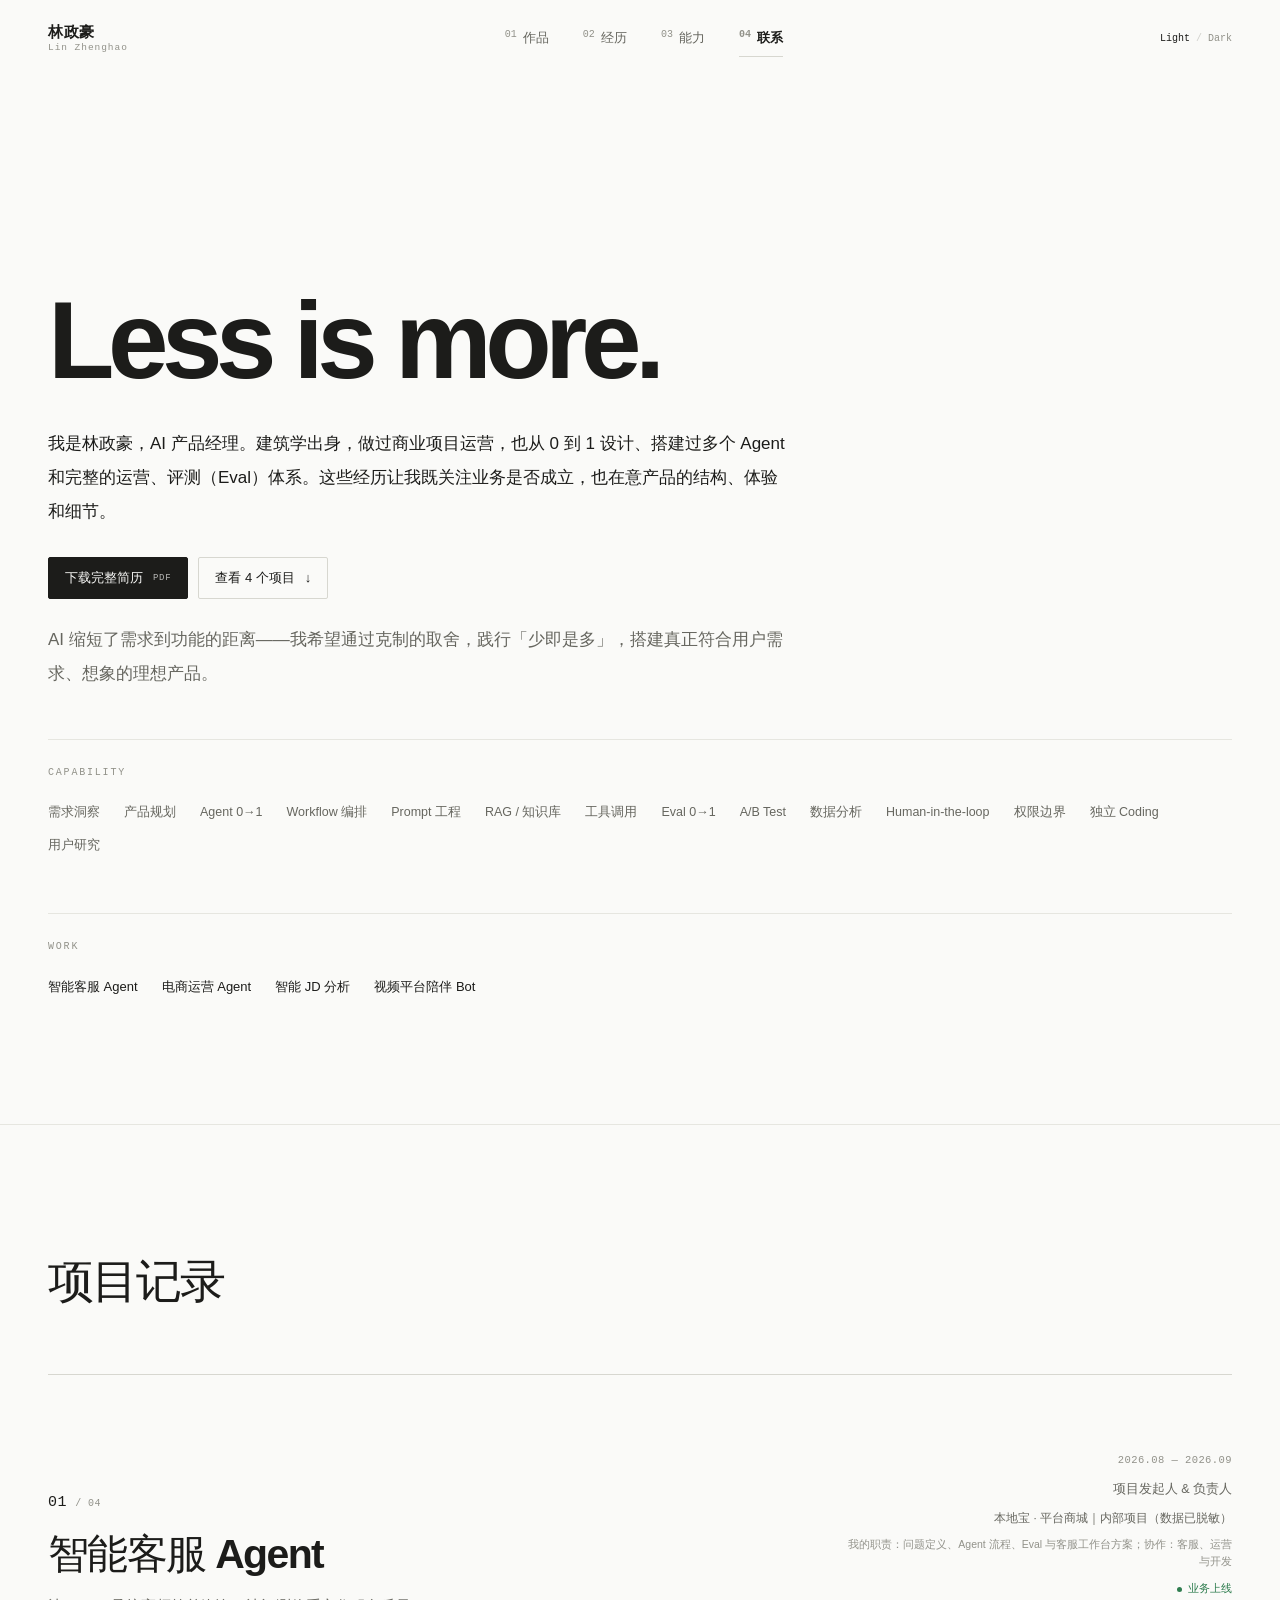
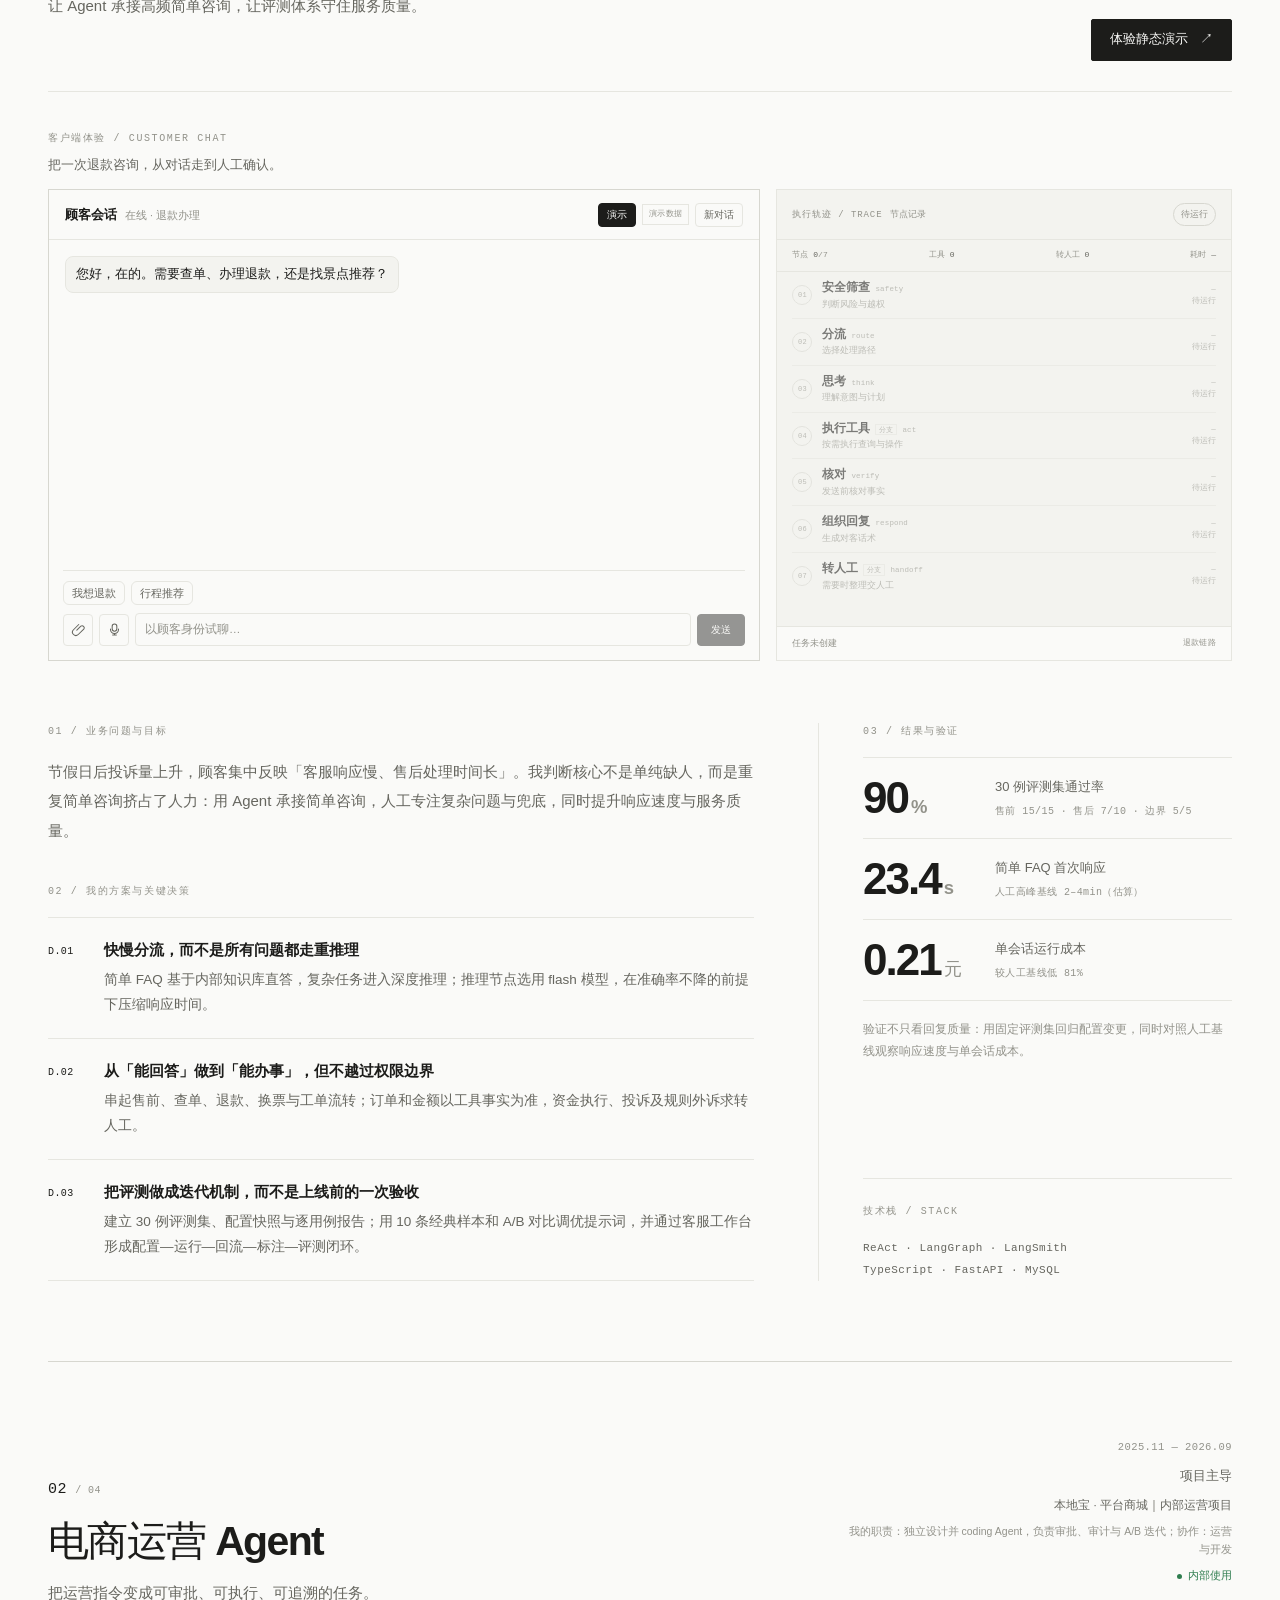
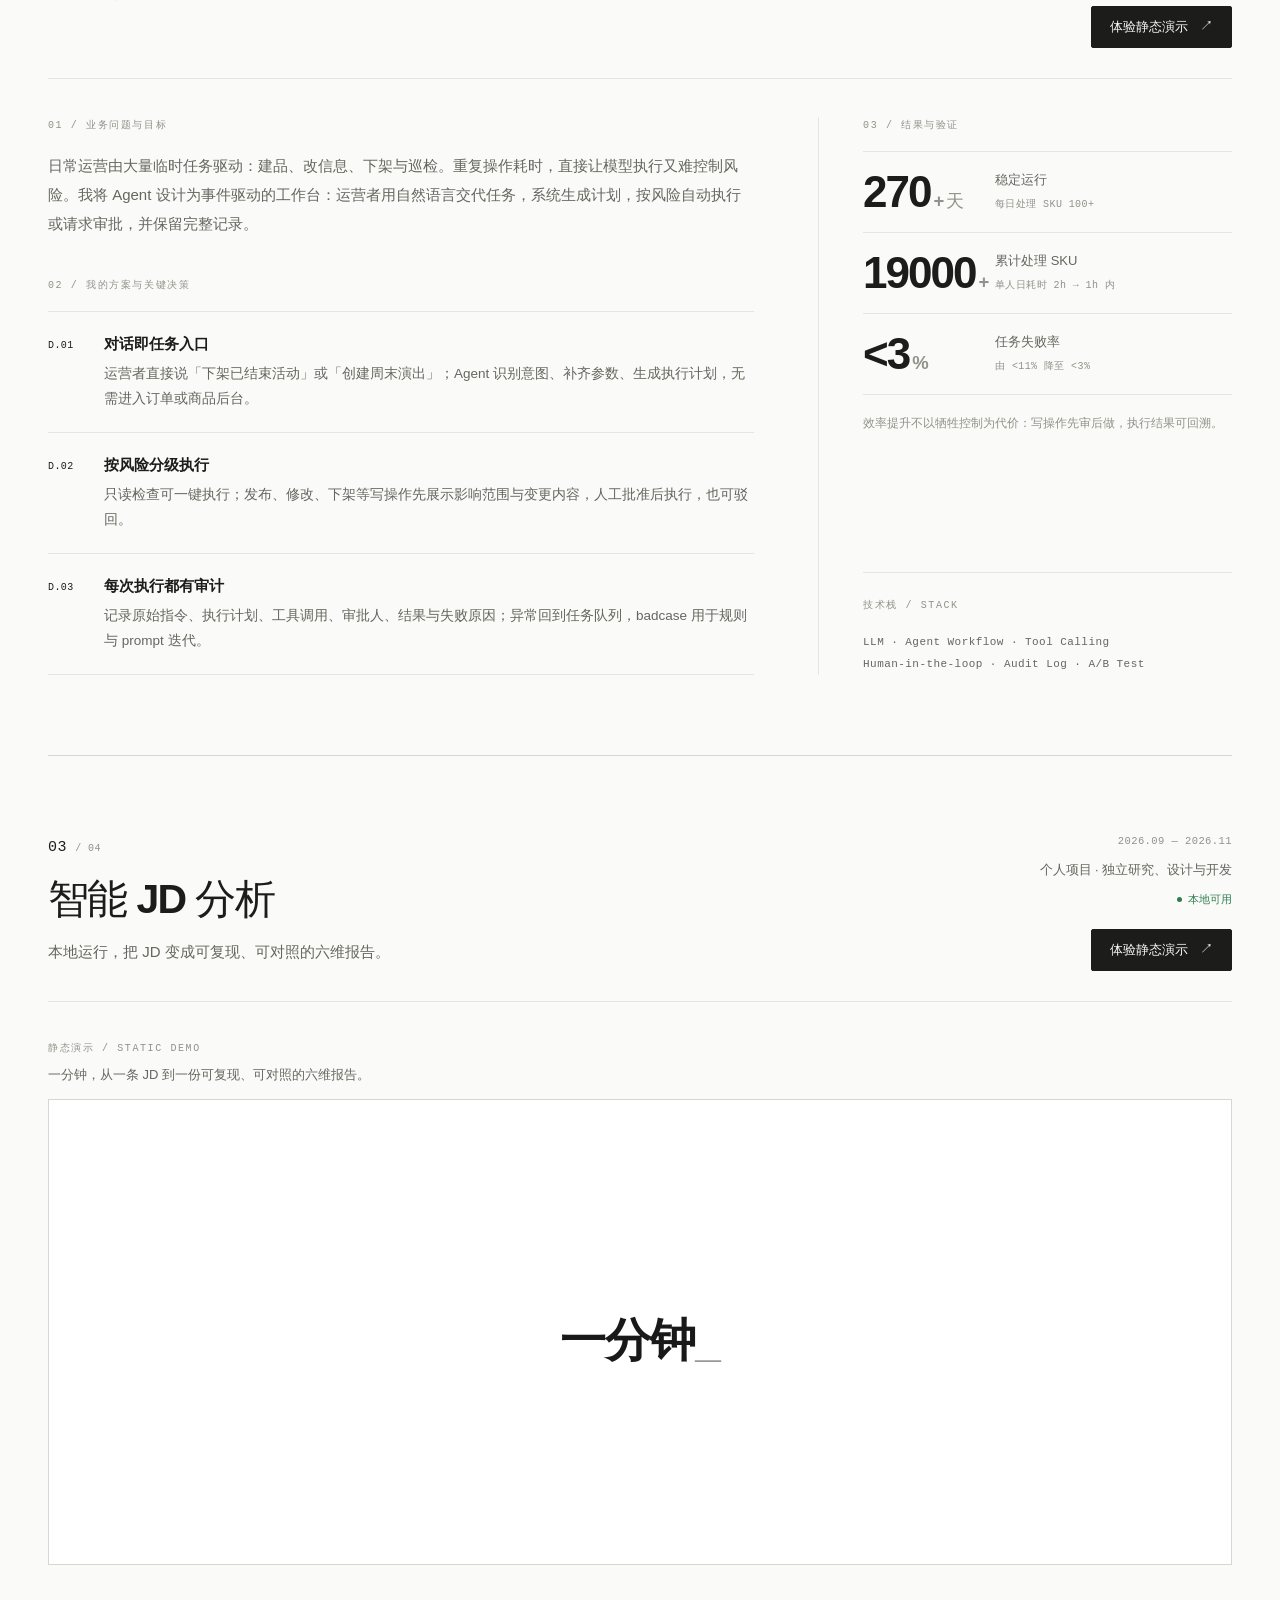
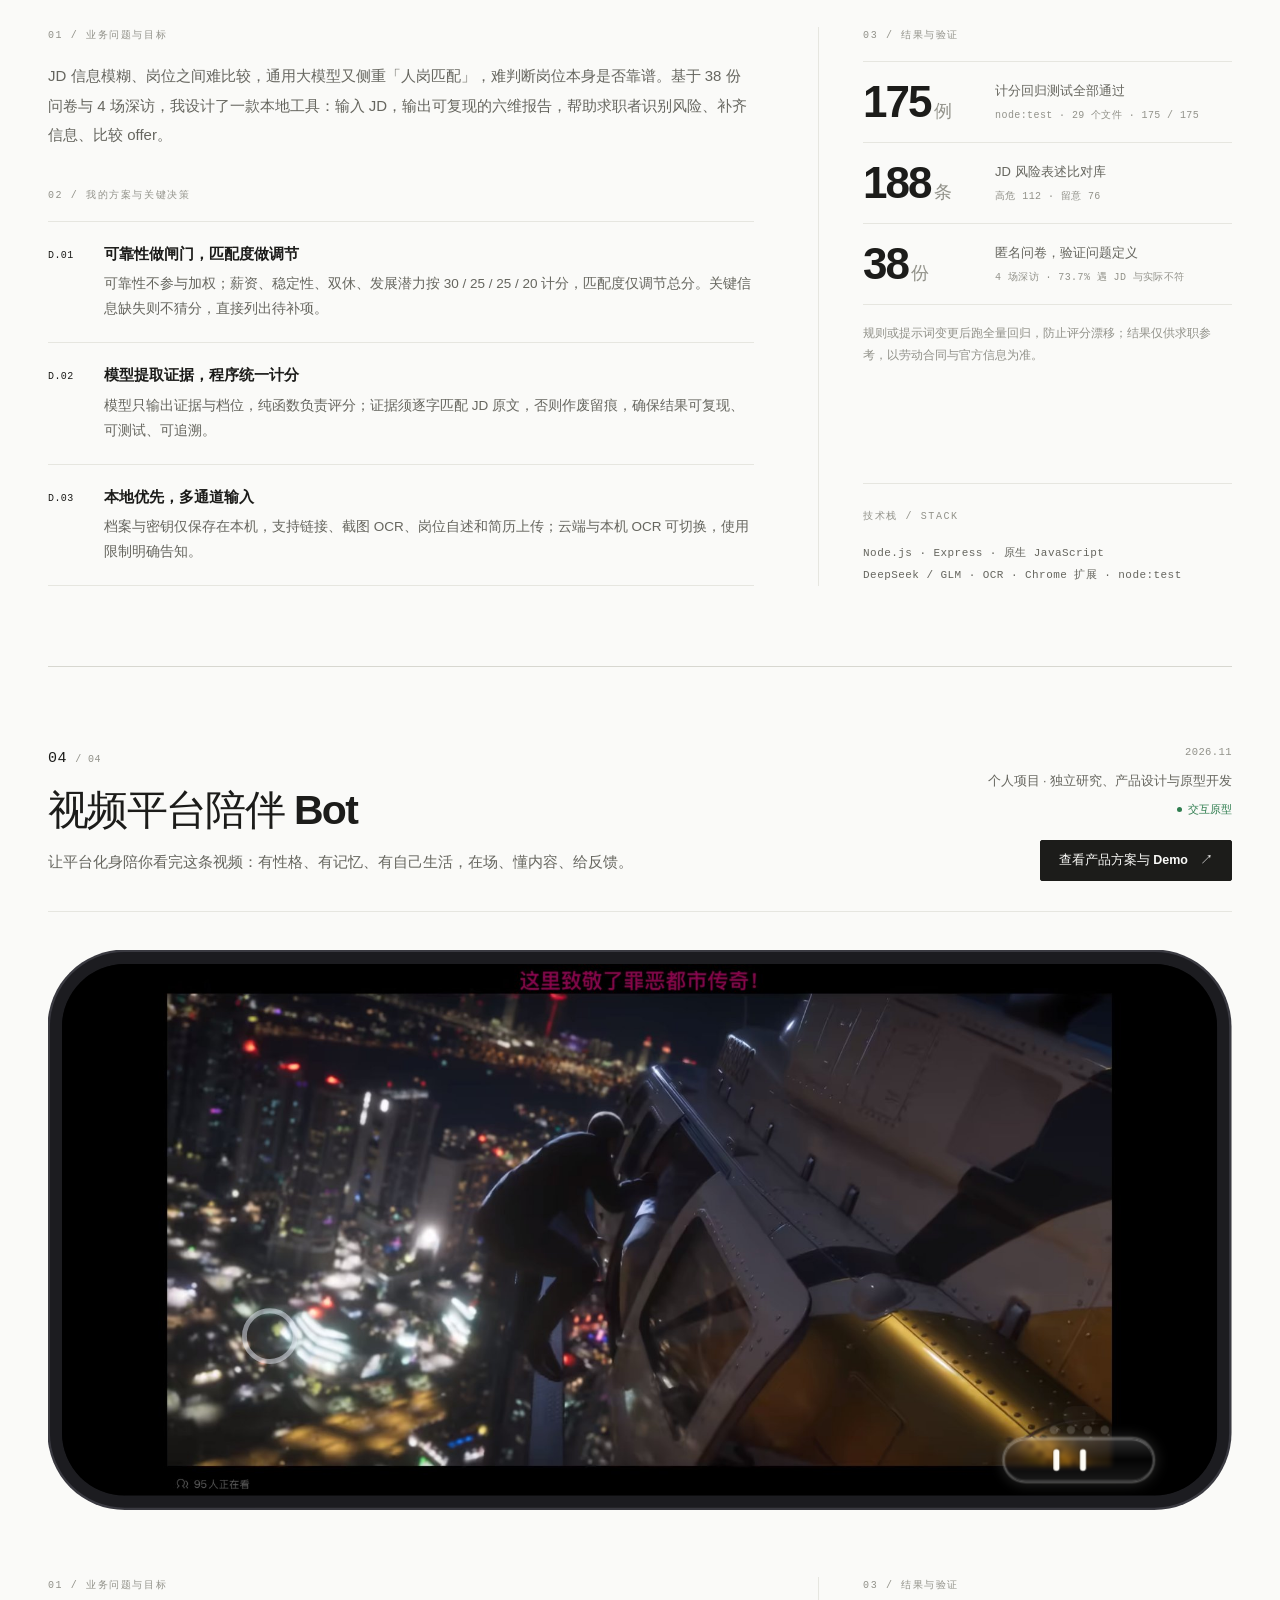
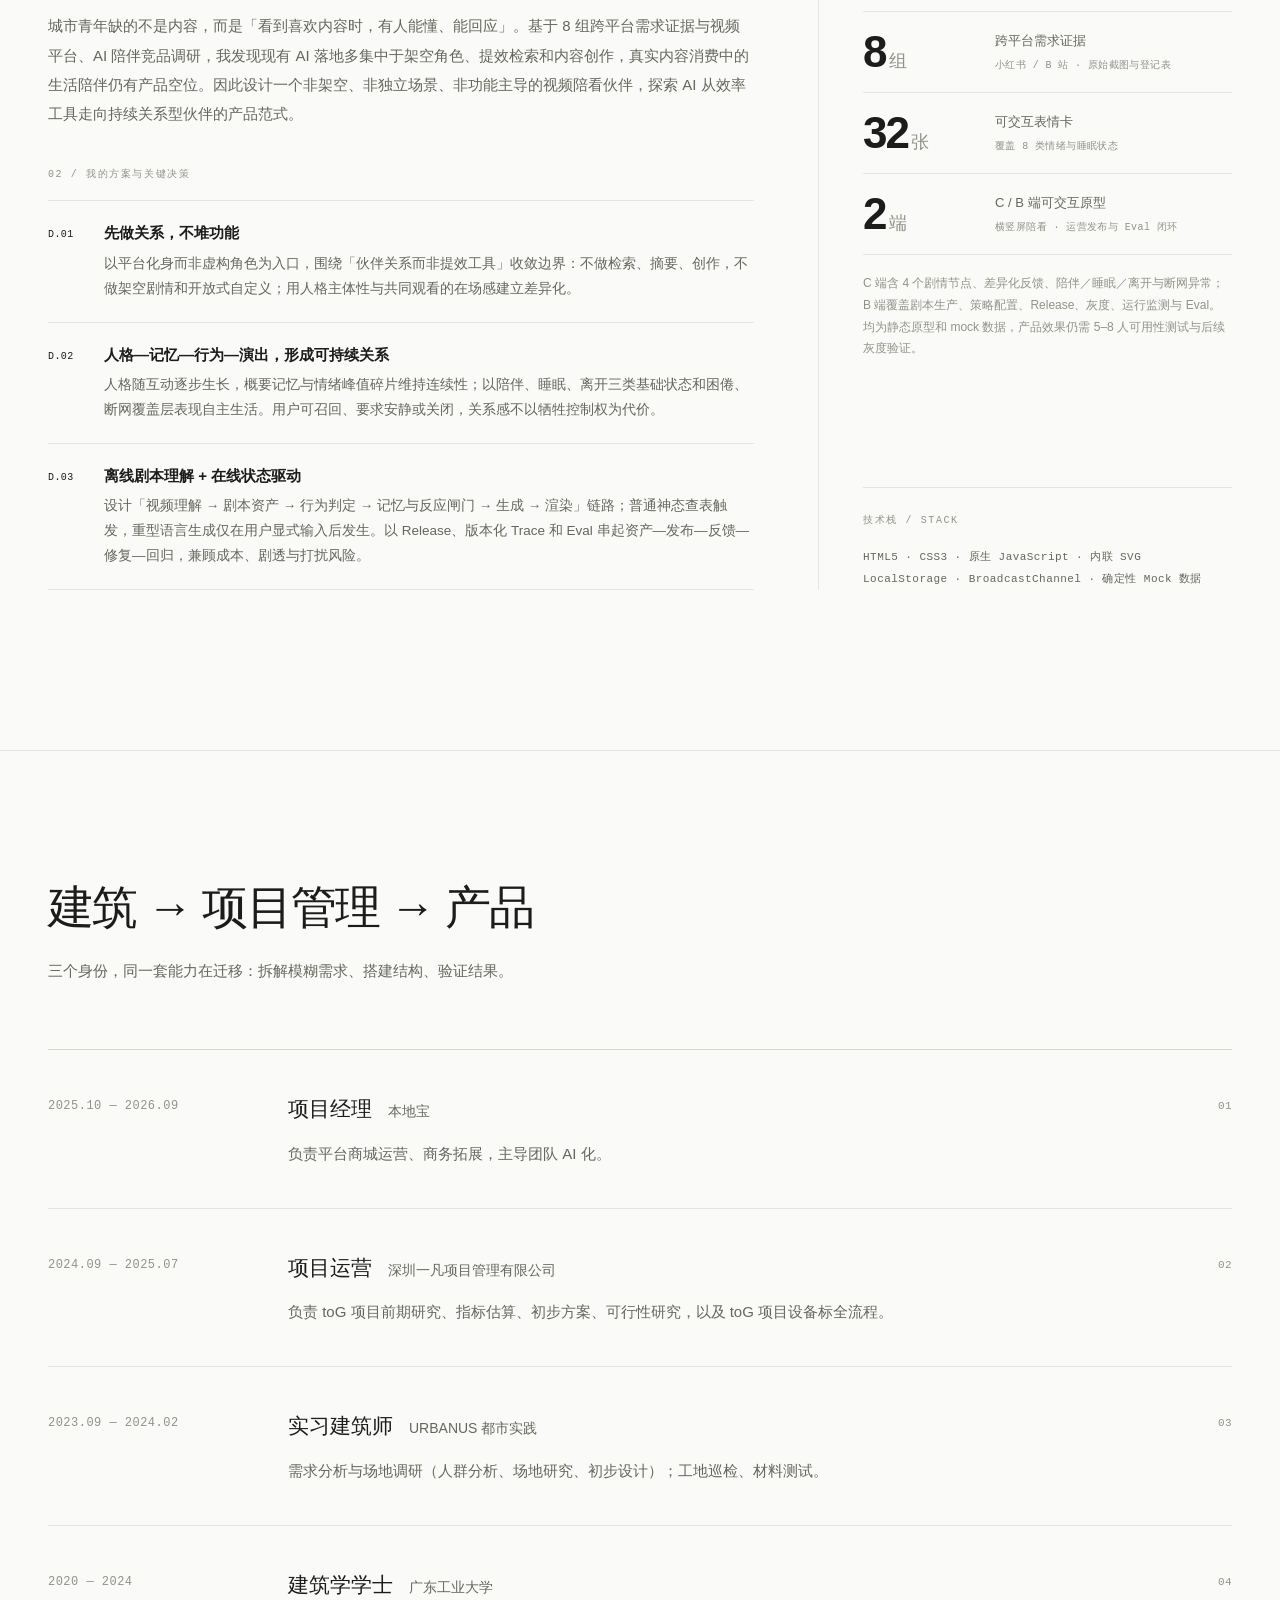
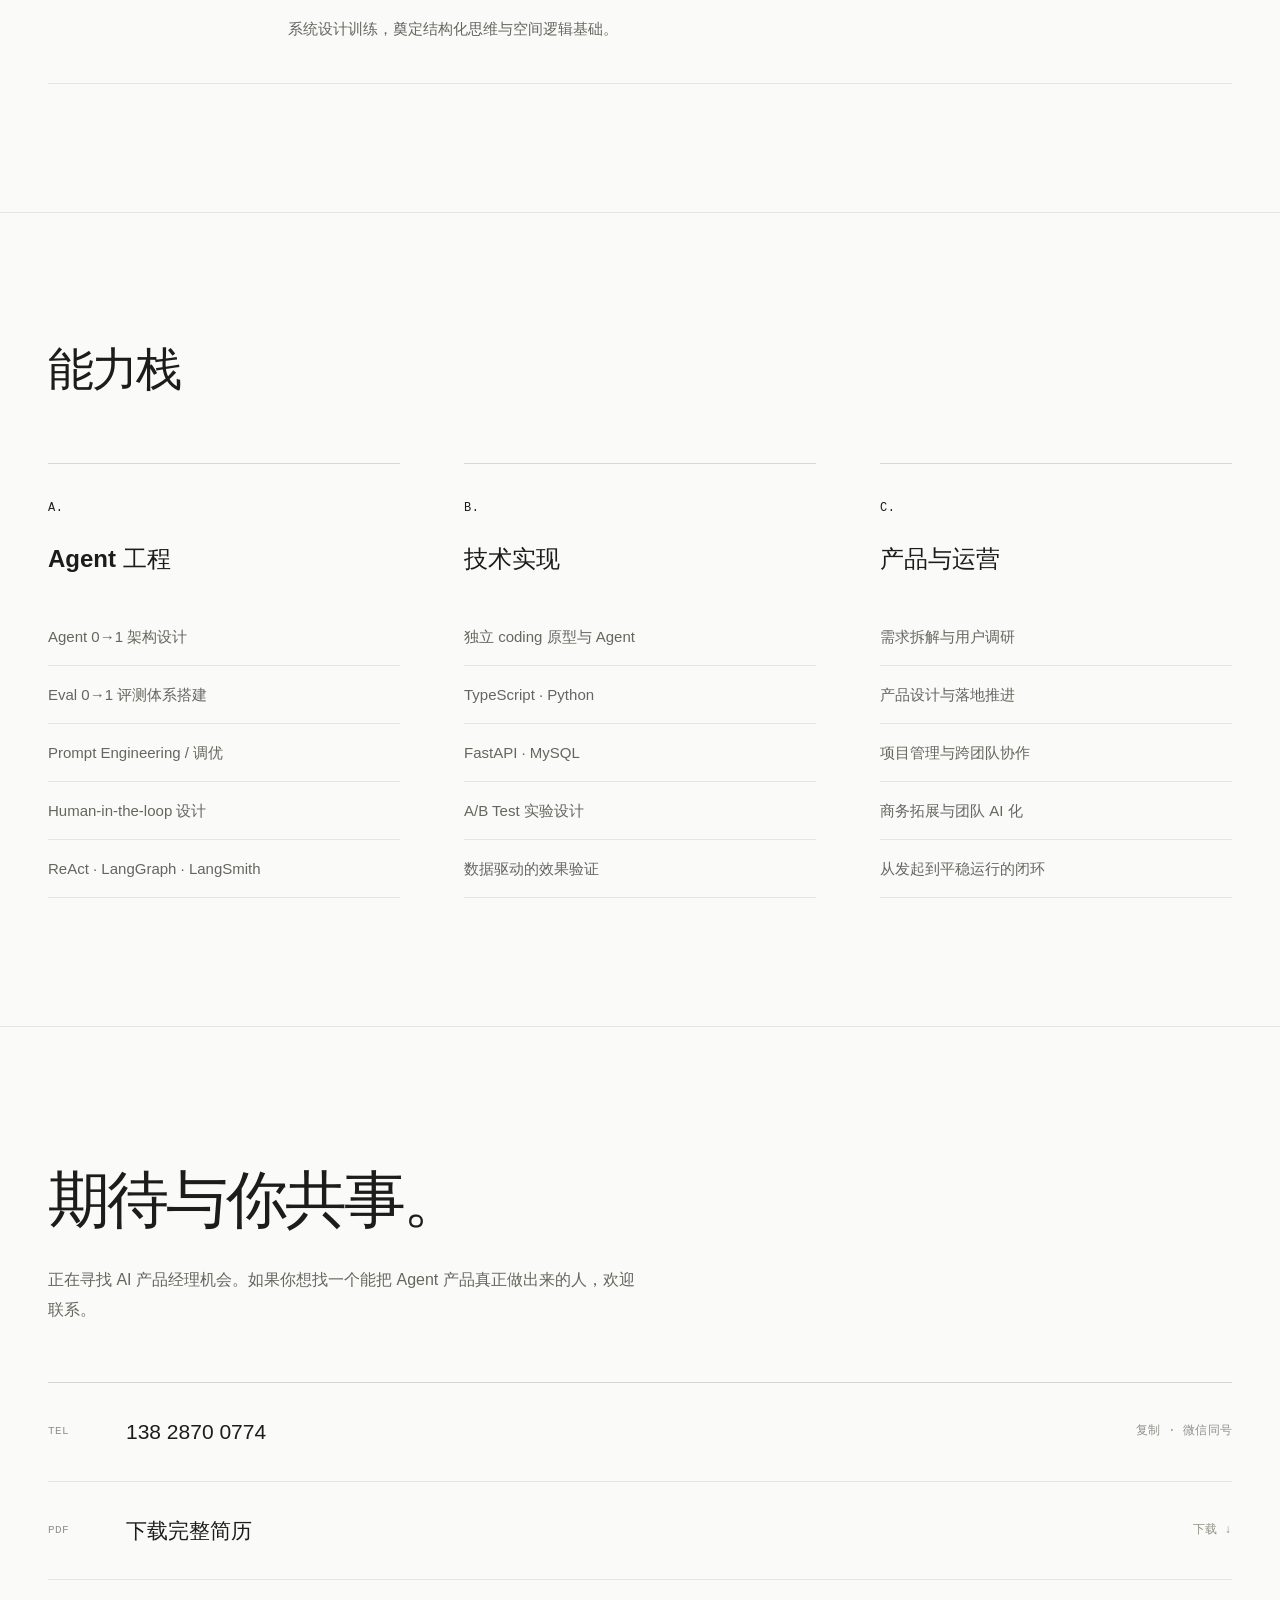
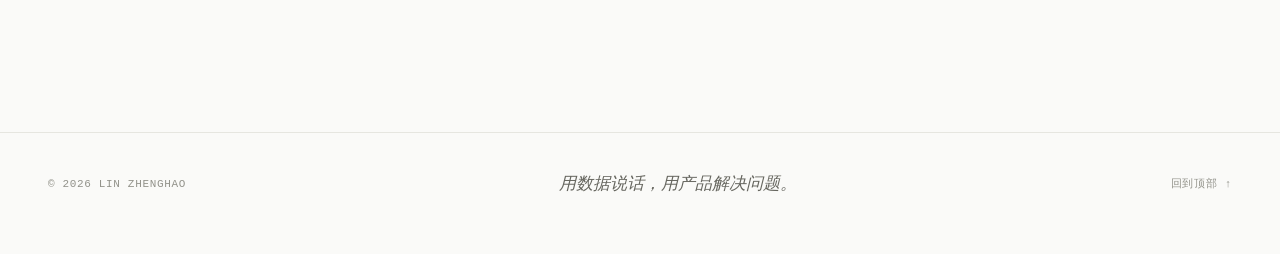
<file: index.html>
<!DOCTYPE html>
<html lang="zh-CN" data-theme="light">
<head>
<meta charset="UTF-8">
<meta name="viewport" content="width=device-width, initial-scale=1.0">
<title>林政豪 — AI 产品经理</title>
<link rel="icon" href="data:,">
<meta name="description" content="林政豪，AI 产品经理。建筑学出身，具备 Agent 0→1 与 Eval 0→1 完整经验。用作品证明：能把产品从想法做到落地。">
<link rel="stylesheet" href="assets/css/style.css">
</head>
<body>

<div class="progress-bar" id="progressBar" aria-hidden="true"></div>

<header class="site-header" id="siteHeader">
  <div class="wrap header-inner">
    <a href="#top" class="brand">
      <span class="brand-zh">林政豪</span>
      <span class="brand-en">Lin Zhenghao</span>
    </a>
    <nav class="nav" id="nav">
      <a href="#work"><span class="nav-idx">01</span>作品</a>
      <a href="#experience"><span class="nav-idx">02</span>经历</a>
      <a href="#about"><span class="nav-idx">03</span>能力</a>
      <a href="#contact"><span class="nav-idx">04</span>联系</a>
    </nav>
    <div class="header-actions">
      <button class="theme-toggle" id="themeToggle" aria-label="切换明暗主题">
        <span class="tt-light">Light</span><span class="tt-sep">/</span><span class="tt-dark">Dark</span>
      </button>
      <button class="menu-btn" id="menuBtn" aria-label="菜单"><span></span><span></span></button>
    </div>
  </div>
</header>

<main id="top">

<!-- ============ HERO ============ -->
<section class="hero">
  <div class="wrap">
    <h1 class="hero-display">
      <span class="reveal-line"><span>Less is more<span class="accent">.</span></span></span>
    </h1>

    <div class="hero-grid">
      <div class="hero-lead reveal">
        <p class="hero-statement">我是林政豪，AI 产品经理。建筑学出身，做过商业项目运营，也从 0 到 1 设计、搭建过多个 Agent 和完整的运营、评测（Eval）体系。这些经历让我既关注业务是否成立，也在意产品的结构、体验和细节。</p>
        <div class="hero-actions">
          <a class="hero-cta hero-cta--primary" href="resume.pdf" download>下载完整简历 <span class="mono">PDF</span></a>
          <a class="hero-cta" href="#work">查看 4 个项目 <span aria-hidden="true">↓</span></a>
        </div>
        <p class="hero-statement hero-statement--secondary">AI 缩短了需求到功能的距离——我希望通过克制的取舍，践行「少即是多」，搭建真正符合用户需求、想象的理想产品。</p>
        <div class="capability-keywords" aria-label="能力关键词">
          <span class="mono capability-label">CAPABILITY</span>
          <div class="capability-list">
            <span>需求洞察</span>
            <span>产品规划</span>
            <span>Agent 0→1</span>
            <span>Workflow 编排</span>
            <span>Prompt 工程</span>
            <span>RAG / 知识库</span>
            <span>工具调用</span>
            <span>Eval 0→1</span>
            <span>A/B Test</span>
            <span>数据分析</span>
            <span>Human-in-the-loop</span>
            <span>权限边界</span>
            <span>独立 Coding</span>
            <span>用户研究</span>
          </div>
        </div>
      </div>

      <nav class="work-keywords reveal" aria-label="AI 作品快速导航">
        <span class="mono capability-label">WORK</span>
        <div class="capability-list">
          <a href="#work-cs">智能客服 Agent</a>
          <a href="#work-ecom">电商运营 Agent</a>
          <a href="#work-jd">智能 JD 分析</a>
          <a href="#work-video">视频平台陪伴 Bot</a>
        </div>
      </nav>
    </div>
  </div>
</section>

<!-- ============ WORK ============ -->
<section class="section work-section" id="work">
  <div class="wrap">
    <div class="section-head work-section-head">
      <h2 class="section-title serif">项目记录</h2>
    </div>
  </div>

  <nav class="work-dots" id="workDots" aria-label="作品快速定位">
    <a href="#work-cs" data-target="work-cs"><span class="wd-name">智能客服 Agent</span><span class="wd-num mono">01</span></a>
    <a href="#work-ecom" data-target="work-ecom"><span class="wd-name">电商运营 Agent</span><span class="wd-num mono">02</span></a>
    <a href="#work-jd" data-target="work-jd"><span class="wd-name">智能 JD 分析</span><span class="wd-num mono">03</span></a>
    <a href="#work-video" data-target="work-video"><span class="wd-name">视频平台陪伴 Bot</span><span class="wd-num mono">04</span></a>
  </nav>

  <div class="wrap">

    <!-- Project 01 -->
    <article class="project-card project-card--pm reveal" id="work-cs">
      <header class="pc-head">
        <div class="pc-heading">
          <div class="pc-kicker"><span class="mono pc-num">01</span><span class="mono pc-total">/ 04</span></div>
          <h3 class="pc-title serif">智能客服 Agent</h3>
          <p class="pc-tagline">让 Agent 承接高频简单咨询，让评测体系守住服务质量。</p>
        </div>
        <div class="pc-header-side">
          <div class="pc-meta">
            <span class="mono pc-date">2026.08 — 2026.09</span>
            <span class="pc-role">项目发起人 &amp; 负责人</span>
            <span class="pc-context">本地宝 · 平台商城｜内部项目（数据已脱敏）</span>
            <span class="pc-scope">我的职责：问题定义、Agent 流程、Eval 与客服工作台方案；协作：客服、运营与开发</span>
            <span class="badge-live"><span class="dot"></span>业务上线</span>
          </div>
          <a class="pc-btn" href="projects/cs-agent/index.html">体验静态演示 <span>↗</span></a>
        </div>
      </header>

      <section class="cs-chat-showcase" aria-labelledby="csChatCaption">
        <div class="cs-chat-showcase-head">
          <div>
            <span class="mono label">客户端体验 / CUSTOMER CHAT</span>
            <p class="cs-chat-showcase-caption" id="csChatCaption">把一次退款咨询，从对话走到人工确认。</p>
          </div>
        </div>

        <div class="cs-chat-showcase-grid">
          <div class="cs-client-demo">
            <div class="cs-client-head">
              <div class="cs-client-title">
                <strong>顾客会话</strong>
                <span>在线 · 退款办理</span>
              </div>
              <div class="cs-client-head-actions">
                <button class="cs-demo-btn" id="csDemoRun" type="button">演示</button>
                <span class="cs-demo-tag mono">演示数据</span>
                <button class="cs-new-chat" id="csNewChat" type="button">新对话</button>
              </div>
            </div>

            <div class="cs-client-log" id="csChatLog" aria-live="polite">
              <div class="cs-msg agent">您好，在的。需要查单、办理退款，还是找景点推荐？</div>
            </div>

            <div class="cs-client-footer">
              <div class="cs-suggestions" aria-label="示例问题">
                <button type="button" data-cs-suggest="refund">我想退款</button>
                <button type="button" data-cs-suggest="recommend">行程推荐</button>
              </div>
              <form class="cs-client-composer" id="csChatForm">
                <label for="csChatInput" hidden>输入咨询内容</label>
                <button class="cs-icon-btn" id="csAttachBtn" type="button" aria-label="上传图片" title="上传图片">
                  <svg width="15" height="15" viewBox="0 0 18 18" fill="none" aria-hidden="true"><path d="M7 9.8L11.8 5a2.5 2.5 0 0 1 3.5 3.5L8.7 15a4 4 0 0 1-5.7-5.7l6.3-6.3" stroke="currentColor" stroke-width="1.25" stroke-linecap="round"/></svg>
                </button>
                <input id="csImageInput" type="file" accept="image/jpeg,image/png,image/webp,image/gif" hidden>
                <button class="cs-icon-btn" id="csVoiceBtn" type="button" aria-label="语音输入" title="语音输入" aria-pressed="false">
                  <svg width="15" height="15" viewBox="0 0 18 18" fill="none" aria-hidden="true"><rect x="6.2" y="2.5" width="5.6" height="8.5" rx="2.8" stroke="currentColor" stroke-width="1.25"/><path d="M4.2 8.5V9a4.8 4.8 0 0 0 9.6 0V8.5M9 13.8V15.5M6.8 15.5H11.2" stroke="currentColor" stroke-width="1.25" stroke-linecap="round"/></svg>
                </button>
                <textarea id="csChatInput" rows="1" placeholder="以顾客身份试聊…" autocomplete="off"></textarea>
                <button class="cs-send-btn" type="submit">发送</button>
              </form>
              <p class="cs-voice-hint" id="csVoiceHint" hidden></p>
            </div>
          </div>

          <aside class="cs-trace" aria-label="退款链路节点记录">
            <div class="cs-trace-head">
              <div>
                <span class="mono">执行轨迹 / TRACE</span>
                <small>节点记录</small>
              </div>
              <span class="cs-trace-status" id="csTraceStatus">待运行</span>
            </div>
            <div class="cs-trace-overview">
              <span>节点 <strong id="csNodeDone">0</strong>/7</span>
              <span>工具 <strong id="csToolCount">0</strong></span>
              <span>转人工 <strong id="csHandoffCount">0</strong></span>
              <span>耗时 <strong id="csElapsed">—</strong></span>
            </div>
            <ol class="cs-node-list" id="csTraceList">
              <li data-cs-node="safety" data-idle-result="判断风险与越权">
                <button class="cs-node-row" type="button" aria-expanded="false">
                  <span class="cs-node-index mono">01</span>
                  <span class="cs-node-copy"><strong>安全筛查 <em>safety</em></strong><small class="cs-node-result">判断风险与越权</small></span>
                  <span class="cs-node-meta"><span class="cs-node-ms mono">—</span><span class="cs-node-state">待运行</span></span>
                </button>
                <div class="cs-node-panel" hidden>
                  <p><span>职责</span>先判断这句话有没有风险或越权，只输出放行 / 拦截 / 异常，不做业务判断。</p>
                  <p><span>出口</span>放行 → 分流；拦截 → 组织回复；异常 → 转人工。</p>
                  <p class="cs-node-output"><span>本轮记录</span><b>尚无执行记录</b></p>
                </div>
              </li>
              <li data-cs-node="route" data-idle-result="选择处理路径">
                <button class="cs-node-row" type="button" aria-expanded="false">
                  <span class="cs-node-index mono">02</span>
                  <span class="cs-node-copy"><strong>分流 <em>route</em></strong><small class="cs-node-result">选择处理路径</small></span>
                  <span class="cs-node-meta"><span class="cs-node-ms mono">—</span><span class="cs-node-state">待运行</span></span>
                </button>
                <div class="cs-node-panel" hidden>
                  <p><span>职责</span>只判断走快速处理还是完整处理，不选业务类型、不查后台。</p>
                  <p><span>出口</span>完整处理 → 思考。</p>
                  <p class="cs-node-output"><span>本轮记录</span><b>尚无执行记录</b></p>
                </div>
              </li>
              <li data-cs-node="think" data-idle-result="理解意图与计划">
                <button class="cs-node-row" type="button" aria-expanded="false">
                  <span class="cs-node-index mono">03</span>
                  <span class="cs-node-copy"><strong>思考 <em>think</em></strong><small class="cs-node-result">理解意图与计划</small></span>
                  <span class="cs-node-meta"><span class="cs-node-ms mono">—</span><span class="cs-node-state">待运行</span></span>
                </button>
                <div class="cs-node-panel" hidden>
                  <p><span>职责</span>理解顾客意图，决定调工具、追问、回复还是转人工。</p>
                  <p><span>出口</span>调工具 → 执行工具；追问 → 组织回复；转人工 → 转人工。</p>
                  <p class="cs-node-output"><span>本轮记录</span><b>尚无执行记录</b></p>
                </div>
              </li>
              <li data-cs-node="act" data-idle-result="按需执行查询与操作">
                <button class="cs-node-row" type="button" aria-expanded="false">
                  <span class="cs-node-index mono">04</span>
                  <span class="cs-node-copy"><strong>执行工具 <i>分支</i> <em>act</em></strong><small class="cs-node-result">按需执行查询与操作</small></span>
                  <span class="cs-node-meta"><span class="cs-node-ms mono">—</span><span class="cs-node-state">待运行</span></span>
                </button>
                <div class="cs-node-panel" hidden>
                  <p><span>职责</span>每轮只执行一步查询或操作，结果交回思考，最多 5 次。</p>
                  <p><span>记录</span>订单查询、规则查询、替代产品查询。</p>
                  <p class="cs-node-output"><span>本轮记录</span><b>尚无执行记录</b></p>
                </div>
              </li>
              <li data-cs-node="verify" data-idle-result="发送前核对事实">
                <button class="cs-node-row" type="button" aria-expanded="false">
                  <span class="cs-node-index mono">05</span>
                  <span class="cs-node-copy"><strong>核对 <em>verify</em></strong><small class="cs-node-result">发送前核对事实</small></span>
                  <span class="cs-node-meta"><span class="cs-node-ms mono">—</span><span class="cs-node-state">待运行</span></span>
                </button>
                <div class="cs-node-panel" hidden>
                  <p><span>职责</span>发最终回复前核对事实，不通过就带着原因回到思考。</p>
                  <p><span>出口</span>通过 → 组织回复；打回 → 思考，同轮最多 2 次。</p>
                  <p class="cs-node-output"><span>本轮记录</span><b>尚无执行记录</b></p>
                </div>
              </li>
              <li data-cs-node="respond" data-idle-result="生成对客话术">
                <button class="cs-node-row" type="button" aria-expanded="false">
                  <span class="cs-node-index mono">06</span>
                  <span class="cs-node-copy"><strong>组织回复 <em>respond</em></strong><small class="cs-node-result">生成对客话术</small></span>
                  <span class="cs-node-meta"><span class="cs-node-ms mono">—</span><span class="cs-node-state">待运行</span></span>
                </button>
                <div class="cs-node-panel" hidden>
                  <p><span>职责</span>按核对好的事实组织对客话术，不查后台、不编造事实。</p>
                  <p><span>出口</span>发出。</p>
                  <p class="cs-node-output"><span>本轮记录</span><b>尚无执行记录</b></p>
                </div>
              </li>
              <li data-cs-node="handoff" data-idle-result="需要时整理交人工">
                <button class="cs-node-row" type="button" aria-expanded="false">
                  <span class="cs-node-index mono">07</span>
                  <span class="cs-node-copy"><strong>转人工 <i>分支</i> <em>handoff</em></strong><small class="cs-node-result">需要时整理交人工</small></span>
                  <span class="cs-node-meta"><span class="cs-node-ms mono">—</span><span class="cs-node-state">待运行</span></span>
                </button>
                <div class="cs-node-panel" hidden>
                  <p><span>职责</span>把当前对话、已查到的信息和卡点整理好交给人工。</p>
                  <p><span>出口</span>客服处理，不向顾客说明内部角色。</p>
                  <p class="cs-node-output"><span>本轮记录</span><b>尚无执行记录</b></p>
                </div>
              </li>
            </ol>
            <div class="cs-trace-foot">
              <span id="csTaskStatus">任务未创建</span>
              <span class="mono">退款链路</span>
            </div>
          </aside>
        </div>
      </section>

      <div class="pc-layout">
        <div class="pc-main">
          <section class="pc-section">
            <span class="mono label">01 / 业务问题与目标</span>
            <p class="pc-text">节假日后投诉量上升，顾客集中反映「客服响应慢、售后处理时间长」。我判断核心不是单纯缺人，而是重复简单咨询挤占了人力：用 Agent 承接简单咨询，人工专注复杂问题与兜底，同时提升响应速度与服务质量。</p>
          </section>

          <section class="pc-section">
            <span class="mono label">02 / 我的方案与关键决策</span>
            <div class="pc-decisions">
              <div class="pc-decision"><span class="mono pc-decision-idx">D.01</span><div><h4>快慢分流，而不是所有问题都走重推理</h4><p>简单 FAQ 基于内部知识库直答，复杂任务进入深度推理；推理节点选用 flash 模型，在准确率不降的前提下压缩响应时间。</p></div></div>
              <div class="pc-decision"><span class="mono pc-decision-idx">D.02</span><div><h4>从「能回答」做到「能办事」，但不越过权限边界</h4><p>串起售前、查单、退款、换票与工单流转；订单和金额以工具事实为准，资金执行、投诉及规则外诉求转人工。</p></div></div>
              <div class="pc-decision"><span class="mono pc-decision-idx">D.03</span><div><h4>把评测做成迭代机制，而不是上线前的一次验收</h4><p>建立 30 例评测集、配置快照与逐用例报告；用 10 条经典样本和 A/B 对比调优提示词，并通过客服工作台形成配置—运行—回流—标注—评测闭环。</p></div></div>
            </div>
          </section>
        </div>

        <aside class="pc-proof">
          <section class="pc-section">
            <span class="mono label">03 / 结果与验证</span>
            <div class="pc-stats">
              <div class="pc-stat"><span class="pc-stat-num serif">90<span class="unit">%</span></span><span class="pc-stat-label">30 例评测集通过率<small class="mono">售前 15/15 · 售后 7/10 · 边界 5/5</small></span></div>
              <div class="pc-stat"><span class="pc-stat-num serif">23.4<span class="unit">s</span></span><span class="pc-stat-label">简单 FAQ 首次响应<small class="mono">人工高峰基线 2–4min（估算）</small></span></div>
              <div class="pc-stat"><span class="pc-stat-num serif">0.21<span class="unit">元</span></span><span class="pc-stat-label">单会话运行成本<small class="mono">较人工基线低 81%</small></span></div>
            </div>
            <p class="pc-evidence">验证不只看回复质量：用固定评测集回归配置变更，同时对照人工基线观察响应速度与单会话成本。</p>
          </section>
          <section class="pc-section pc-stack">
            <span class="mono label">技术栈 / STACK</span>
            <p class="pc-stack-line mono">ReAct · LangGraph · LangSmith<br>TypeScript · FastAPI · MySQL</p>
          </section>
        </aside>
      </div>
    </article>

    <!-- Project 02 -->
    <article class="project-card project-card--pm reveal" id="work-ecom">
      <header class="pc-head">
        <div class="pc-heading">
          <div class="pc-kicker"><span class="mono pc-num">02</span><span class="mono pc-total">/ 04</span></div>
          <h3 class="pc-title serif">电商运营 Agent</h3>
          <p class="pc-tagline">把运营指令变成可审批、可执行、可追溯的任务。</p>
        </div>
        <div class="pc-header-side">
          <div class="pc-meta">
            <span class="mono pc-date">2025.11 — 2026.09</span>
            <span class="pc-role">项目主导</span>
            <span class="pc-context">本地宝 · 平台商城｜内部运营项目</span>
            <span class="pc-scope">我的职责：独立设计并 coding Agent，负责审批、审计与 A/B 迭代；协作：运营与开发</span>
            <span class="badge-live"><span class="dot"></span>内部使用</span>
          </div>
          <a class="pc-btn" href="projects/ecom-agent.html">体验静态演示 <span>↗</span></a>
        </div>
      </header>

      <div class="pc-layout">
        <div class="pc-main">
          <section class="pc-section">
            <span class="mono label">01 / 业务问题与目标</span>
            <p class="pc-text">日常运营由大量临时任务驱动：建品、改信息、下架与巡检。重复操作耗时，直接让模型执行又难控制风险。我将 Agent 设计为事件驱动的工作台：运营者用自然语言交代任务，系统生成计划，按风险自动执行或请求审批，并保留完整记录。</p>
          </section>

          <section class="pc-section">
            <span class="mono label">02 / 我的方案与关键决策</span>
            <div class="pc-decisions">
              <div class="pc-decision"><span class="mono pc-decision-idx">D.01</span><div><h4>对话即任务入口</h4><p>运营者直接说「下架已结束活动」或「创建周末演出」；Agent 识别意图、补齐参数、生成执行计划，无需进入订单或商品后台。</p></div></div>
              <div class="pc-decision"><span class="mono pc-decision-idx">D.02</span><div><h4>按风险分级执行</h4><p>只读检查可一键执行；发布、修改、下架等写操作先展示影响范围与变更内容，人工批准后执行，也可驳回。</p></div></div>
              <div class="pc-decision"><span class="mono pc-decision-idx">D.03</span><div><h4>每次执行都有审计</h4><p>记录原始指令、执行计划、工具调用、审批人、结果与失败原因；异常回到任务队列，badcase 用于规则与 prompt 迭代。</p></div></div>
            </div>
          </section>
        </div>

        <aside class="pc-proof">
          <section class="pc-section">
            <span class="mono label">03 / 结果与验证</span>
            <div class="pc-stats">
              <div class="pc-stat"><span class="pc-stat-num serif">270<span class="unit">+ 天</span></span><span class="pc-stat-label">稳定运行<small class="mono">每日处理 SKU 100+</small></span></div>
              <div class="pc-stat"><span class="pc-stat-num serif">19000<span class="unit">+</span></span><span class="pc-stat-label">累计处理 SKU<small class="mono">单人日耗时 2h → 1h 内</small></span></div>
              <div class="pc-stat"><span class="pc-stat-num serif">&lt;3<span class="unit">%</span></span><span class="pc-stat-label">任务失败率<small class="mono">由 &lt;11% 降至 &lt;3%</small></span></div>
            </div>
            <p class="pc-evidence">效率提升不以牺牲控制为代价：写操作先审后做，执行结果可回溯。</p>
          </section>
          <section class="pc-section pc-stack">
            <span class="mono label">技术栈 / STACK</span>
            <p class="pc-stack-line mono">LLM · Agent Workflow · Tool Calling<br>Human-in-the-loop · Audit Log · A/B Test</p>
          </section>
        </aside>
      </div>
    </article>

    <!-- Project 03 -->
    <article class="project-card project-card--pm reveal" id="work-jd">
      <header class="pc-head">
        <div class="pc-heading">
          <div class="pc-kicker"><span class="mono pc-num">03</span><span class="mono pc-total">/ 04</span></div>
          <h3 class="pc-title serif">智能 JD 分析</h3>
          <p class="pc-tagline">本地运行，把 JD 变成可复现、可对照的六维报告。</p>
        </div>
        <div class="pc-header-side">
          <div class="pc-meta">
            <span class="mono pc-date">2026.09 — 2026.11</span>
            <span class="pc-role">个人项目 · 独立研究、设计与开发</span>
            <span class="badge-live"><span class="dot"></span>本地可用</span>
          </div>
          <a class="pc-btn" href="projects/jd-analysis/index.html">体验静态演示 <span>↗</span></a>
        </div>
      </header>

      <section class="jd-demo-embed" aria-labelledby="jdDemoCaption">
        <div class="jd-demo-embed-head">
          <div>
            <span class="mono label">静态演示 / STATIC DEMO</span>
            <p class="jd-demo-embed-caption" id="jdDemoCaption">一分钟，从一条 JD 到一份可复现、可对照的六维报告。</p>
          </div>
        </div>
        <div class="jd-demo-embed-frame">
          <iframe id="jdDemoFrame" src="projects/jd-analysis/index.html?embed=demo" title="智能 JD 分析产品动画：从输入 JD 到生成六维报告" loading="lazy"></iframe>
          <noscript><a href="projects/jd-analysis/index.html">打开产品演示 ↗</a></noscript>
        </div>
      </section>

      <div class="pc-layout">
        <div class="pc-main">
          <section class="pc-section">
            <span class="mono label">01 / 业务问题与目标</span>
            <p class="pc-text">JD 信息模糊、岗位之间难比较，通用大模型又侧重「人岗匹配」，难判断岗位本身是否靠谱。基于 38 份问卷与 4 场深访，我设计了一款本地工具：输入 JD，输出可复现的六维报告，帮助求职者识别风险、补齐信息、比较 offer。</p>
          </section>

          <section class="pc-section">
            <span class="mono label">02 / 我的方案与关键决策</span>
            <div class="pc-decisions">
              <div class="pc-decision"><span class="mono pc-decision-idx">D.01</span><div><h4>可靠性做闸门，匹配度做调节</h4><p>可靠性不参与加权；薪资、稳定性、双休、发展潜力按 30 / 25 / 25 / 20 计分，匹配度仅调节总分。关键信息缺失则不猜分，直接列出待补项。</p></div></div>
              <div class="pc-decision"><span class="mono pc-decision-idx">D.02</span><div><h4>模型提取证据，程序统一计分</h4><p>模型只输出证据与档位，纯函数负责评分；证据须逐字匹配 JD 原文，否则作废留痕，确保结果可复现、可测试、可追溯。</p></div></div>
              <div class="pc-decision"><span class="mono pc-decision-idx">D.03</span><div><h4>本地优先，多通道输入</h4><p>档案与密钥仅保存在本机，支持链接、截图 OCR、岗位自述和简历上传；云端与本机 OCR 可切换，使用限制明确告知。</p></div></div>
            </div>
          </section>
        </div>

        <aside class="pc-proof">
          <section class="pc-section">
            <span class="mono label">03 / 结果与验证</span>
            <div class="pc-stats">
              <div class="pc-stat"><span class="pc-stat-num serif">175<span class="unit">例</span></span><span class="pc-stat-label">计分回归测试全部通过<small class="mono">node:test · 29 个文件 · 175 / 175</small></span></div>
              <div class="pc-stat"><span class="pc-stat-num serif">188<span class="unit">条</span></span><span class="pc-stat-label">JD 风险表述比对库<small class="mono">高危 112 · 留意 76</small></span></div>
              <div class="pc-stat"><span class="pc-stat-num serif">38<span class="unit">份</span></span><span class="pc-stat-label">匿名问卷，验证问题定义<small class="mono">4 场深访 · 73.7% 遇 JD 与实际不符</small></span></div>
            </div>
            <p class="pc-evidence">规则或提示词变更后跑全量回归，防止评分漂移；结果仅供求职参考，以劳动合同与官方信息为准。</p>
          </section>
          <section class="pc-section pc-stack">
            <span class="mono label">技术栈 / STACK</span>
            <p class="pc-stack-line mono">Node.js · Express · 原生 JavaScript<br>DeepSeek / GLM · OCR · Chrome 扩展 · node:test</p>
          </section>
        </aside>
      </div>
    </article>

    <!-- Project 04 -->
    <article class="project-card project-card--pm reveal" id="work-video">
      <header class="pc-head">
        <div class="pc-heading">
          <div class="pc-kicker"><span class="mono pc-num">04</span><span class="mono pc-total">/ 04</span></div>
          <h3 class="pc-title serif">视频平台陪伴 Bot</h3>
          <p class="pc-tagline">让平台化身陪你看完这条视频：有性格、有记忆、有自己生活，在场、懂内容、给反馈。</p>
        </div>
        <div class="pc-header-side">
          <div class="pc-meta">
            <span class="mono pc-date">2026.11</span>
            <span class="pc-role">个人项目 · 独立研究、产品设计与原型开发</span>
            <span class="badge-live"><span class="dot"></span>交互原型</span>
          </div>
          <a class="pc-btn" href="projects/video-companion/demo/index.html">查看产品方案与 Demo <span>↗</span></a>
        </div>
      </header>

      <section class="video-demo-embed" aria-label="视频平台陪伴 Bot 产品演示">
        <div class="video-demo-embed-frame">
          <iframe id="videoDemoFrame" src="projects/video-companion/mascot-states.html?embed=landscape&amp;v=20261119" title="视频平台陪伴 Bot 原版横屏演示：视线追踪、画面焦点、思考与短句反馈" loading="lazy"></iframe>
          <noscript><a href="projects/video-companion/mascot-states.html">打开产品演示 ↗</a></noscript>
        </div>
      </section>

      <div class="pc-layout">
        <div class="pc-main">
          <section class="pc-section">
            <span class="mono label">01 / 业务问题与目标</span>
            <p class="pc-text">城市青年缺的不是内容，而是「看到喜欢内容时，有人能懂、能回应」。基于 8 组跨平台需求证据与视频平台、AI 陪伴竞品调研，我发现现有 AI 落地多集中于架空角色、提效检索和内容创作，真实内容消费中的生活陪伴仍有产品空位。因此设计一个非架空、非独立场景、非功能主导的视频陪看伙伴，探索 AI 从效率工具走向持续关系型伙伴的产品范式。</p>
          </section>

          <section class="pc-section">
            <span class="mono label">02 / 我的方案与关键决策</span>
            <div class="pc-decisions">
              <div class="pc-decision"><span class="mono pc-decision-idx">D.01</span><div><h4>先做关系，不堆功能</h4><p>以平台化身而非虚构角色为入口，围绕「伙伴关系而非提效工具」收敛边界：不做检索、摘要、创作，不做架空剧情和开放式自定义；用人格主体性与共同观看的在场感建立差异化。</p></div></div>
              <div class="pc-decision"><span class="mono pc-decision-idx">D.02</span><div><h4>人格—记忆—行为—演出，形成可持续关系</h4><p>人格随互动逐步生长，概要记忆与情绪峰值碎片维持连续性；以陪伴、睡眠、离开三类基础状态和困倦、断网覆盖层表现自主生活。用户可召回、要求安静或关闭，关系感不以牺牲控制权为代价。</p></div></div>
              <div class="pc-decision"><span class="mono pc-decision-idx">D.03</span><div><h4>离线剧本理解 + 在线状态驱动</h4><p>设计「视频理解 → 剧本资产 → 行为判定 → 记忆与反应闸门 → 生成 → 渲染」链路；普通神态查表触发，重型语言生成仅在用户显式输入后发生。以 Release、版本化 Trace 和 Eval 串起资产—发布—反馈—修复—回归，兼顾成本、剧透与打扰风险。</p></div></div>
            </div>
          </section>
        </div>

        <aside class="pc-proof">
          <section class="pc-section">
            <span class="mono label">03 / 结果与验证</span>
            <div class="pc-stats">
              <div class="pc-stat"><span class="pc-stat-num serif">8<span class="unit">组</span></span><span class="pc-stat-label">跨平台需求证据<small class="mono">小红书 / B 站 · 原始截图与登记表</small></span></div>
              <div class="pc-stat"><span class="pc-stat-num serif">32<span class="unit">张</span></span><span class="pc-stat-label">可交互表情卡<small class="mono">覆盖 8 类情绪与睡眠状态</small></span></div>
              <div class="pc-stat"><span class="pc-stat-num serif">2<span class="unit">端</span></span><span class="pc-stat-label">C / B 端可交互原型<small class="mono">横竖屏陪看 · 运营发布与 Eval 闭环</small></span></div>
            </div>
            <p class="pc-evidence">C 端含 4 个剧情节点、差异化反馈、陪伴／睡眠／离开与断网异常；B 端覆盖剧本生产、策略配置、Release、灰度、运行监测与 Eval。均为静态原型和 mock 数据，产品效果仍需 5–8 人可用性测试与后续灰度验证。</p>
          </section>
          <section class="pc-section pc-stack">
            <span class="mono label">技术栈 / STACK</span>
            <p class="pc-stack-line mono">HTML5 · CSS3 · 原生 JavaScript · 内联 SVG<br>LocalStorage · BroadcastChannel · 确定性 Mock 数据</p>
          </section>
        </aside>
      </div>
    </article>

  </div>
</section>

<!-- ============ EXPERIENCE ============ -->
<section class="section" id="experience">
  <div class="wrap">
    <div class="section-head">
      <h2 class="section-title serif">建筑 → 项目管理 → 产品</h2>
      <p class="section-sub">三个身份，同一套能力在迁移：拆解模糊需求、搭建结构、验证结果。</p>
    </div>

    <div class="exp-list">
      <div class="exp-item reveal">
        <span class="mono exp-date">2025.10 — 2026.09</span>
        <div class="exp-main">
          <h3>项目经理<span class="exp-org">本地宝</span></h3>
          <p>负责平台商城运营、商务拓展，主导团队 AI 化。</p>
        </div>
        <span class="mono exp-idx">01</span>
      </div>
      <div class="exp-item reveal">
        <span class="mono exp-date">2024.09 — 2025.07</span>
        <div class="exp-main">
          <h3>项目运营<span class="exp-org">深圳一凡项目管理有限公司</span></h3>
          <p>负责 toG 项目前期研究、指标估算、初步方案、可行性研究，以及 toG 项目设备标全流程。</p>
        </div>
        <span class="mono exp-idx">02</span>
      </div>
      <div class="exp-item reveal">
        <span class="mono exp-date">2023.09 — 2024.02</span>
        <div class="exp-main">
          <h3>实习建筑师<span class="exp-org">URBANUS 都市实践</span></h3>
          <p>需求分析与场地调研（人群分析、场地研究、初步设计）；工地巡检、材料测试。</p>
        </div>
        <span class="mono exp-idx">03</span>
      </div>
      <div class="exp-item reveal">
        <span class="mono exp-date">2020 — 2024</span>
        <div class="exp-main">
          <h3>建筑学学士<span class="exp-org">广东工业大学</span></h3>
          <p>系统设计训练，奠定结构化思维与空间逻辑基础。</p>
        </div>
        <span class="mono exp-idx">04</span>
      </div>
    </div>
  </div>
</section>

<!-- ============ ABOUT ============ -->
<section class="section" id="about">
  <div class="wrap">
    <div class="section-head">
      <h2 class="section-title serif">能力栈</h2>
    </div>

    <div class="cap-grid">
      <div class="cap-col reveal">
        <span class="mono cap-idx">A.</span>
        <h3 class="serif">Agent 工程</h3>
        <ul class="cap-list">
          <li>Agent 0→1 架构设计</li>
          <li>Eval 0→1 评测体系搭建</li>
          <li>Prompt Engineering / 调优</li>
          <li>Human-in-the-loop 设计</li>
          <li>ReAct · LangGraph · LangSmith</li>
        </ul>
      </div>
      <div class="cap-col reveal">
        <span class="mono cap-idx">B.</span>
        <h3 class="serif">技术实现</h3>
        <ul class="cap-list">
          <li>独立 coding 原型与 Agent</li>
          <li>TypeScript · Python</li>
          <li>FastAPI · MySQL</li>
          <li>A/B Test 实验设计</li>
          <li>数据驱动的效果验证</li>
        </ul>
      </div>
      <div class="cap-col reveal">
        <span class="mono cap-idx">C.</span>
        <h3 class="serif">产品与运营</h3>
        <ul class="cap-list">
          <li>需求拆解与用户调研</li>
          <li>产品设计与落地推进</li>
          <li>项目管理与跨团队协作</li>
          <li>商务拓展与团队 AI 化</li>
          <li>从发起到平稳运行的闭环</li>
        </ul>
      </div>
    </div>
  </div>
</section>

<!-- ============ CONTACT ============ -->
<section class="section contact" id="contact">
  <div class="wrap">
    <div class="contact-inner reveal">
      <h2 class="contact-title serif">期待与你共事<span class="accent">。</span></h2>
      <p class="contact-sub">正在寻找 AI 产品经理机会。如果你想找一个能把 Agent 产品真正做出来的人，欢迎联系。</p>
      <div class="contact-links">
        <button type="button" class="contact-link" id="copyPhone" data-copy="13828700774" aria-label="复制手机号 138 2870 0774，与微信同号">
          <span class="mono cl-label">TEL</span>
          <span class="cl-value">138 2870 0774</span>
          <span class="arr" id="copyPhoneHint" aria-live="polite">复制 · 微信同号</span>
        </button>
        <a href="resume.pdf" download class="contact-link">
          <span class="mono cl-label">PDF</span>
          <span class="cl-value">下载完整简历</span>
          <span class="arr">下载 ↓</span>
        </a>
      </div>
    </div>
  </div>
</section>

</main>

<footer class="site-footer">
  <div class="wrap footer-inner">
    <span class="mono">© 2026 LIN ZHENGHAO</span>
    <span class="footer-tag serif-italic">用数据说话，用产品解决问题。</span>
    <a href="#top" class="mono back-top">回到顶部 ↑</a>
  </div>
</footer>

<script src="assets/js/main.js"></script>
</body>
</html>
</file>
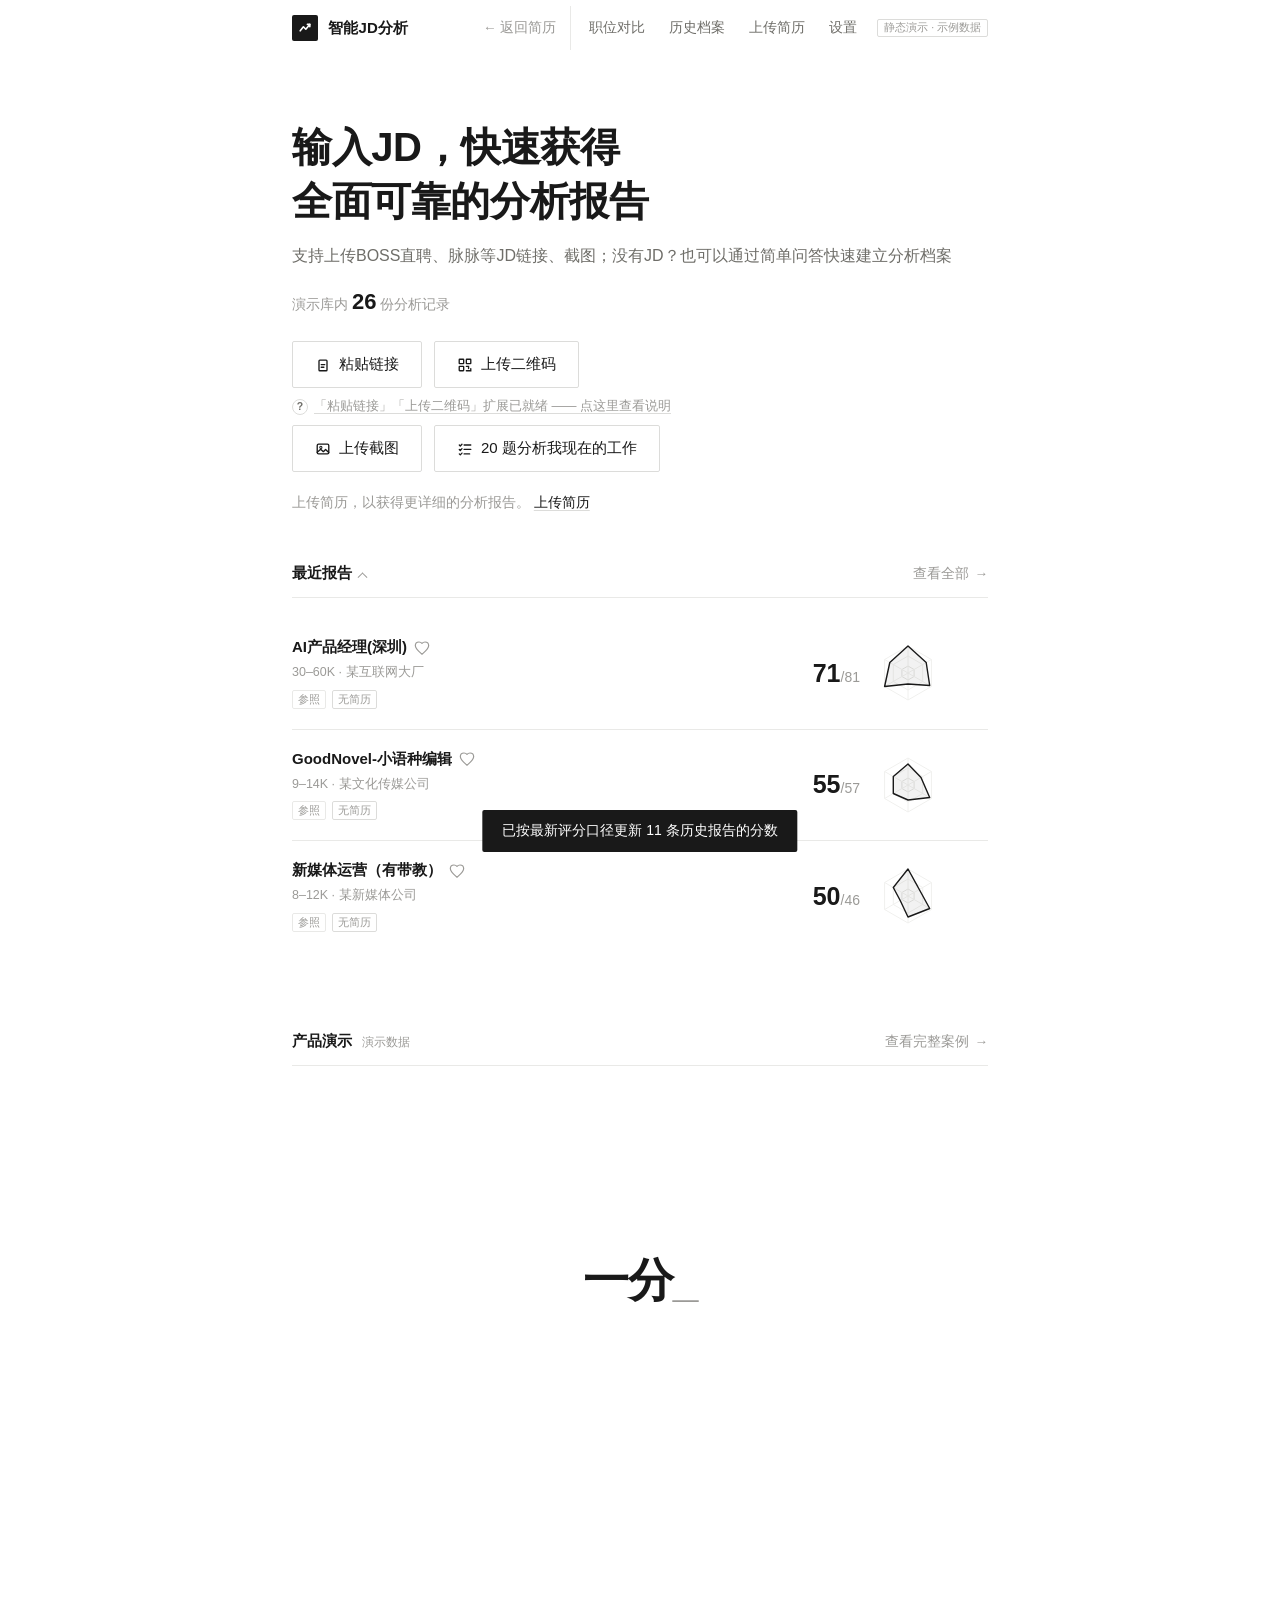
<file: projects/jd-analysis/index.html>
<!DOCTYPE html>
<html lang="zh-CN">
<head>
  <meta charset="UTF-8">
  <meta name="viewport" content="width=device-width, initial-scale=1.0, viewport-fit=cover">
  <title>智能JD分析 · 静态演示</title>
  <script>
    (function () {
      if (/[?&]embed=demo(?:&|$)/.test(location.search)) {
        document.documentElement.classList.add('embed-demo');
      }
    })();
  </script>
  <!-- 站点图标：直接内联那个品牌折线（深底白线），省一个文件也省一次 404。
       之前浏览器会自动去要 /favicon.ico，项目里没这个文件，控制台每开一次就冒一条 404。 -->
  <link rel="icon" href="data:image/svg+xml,%3Csvg xmlns='http://www.w3.org/2000/svg' viewBox='0 0 20 20'%3E%3Crect width='20' height='20' rx='4' fill='%23191919'/%3E%3Cpath d='M4 13.5L8 8.5L11 11.5L16 5.5' stroke='%23fff' stroke-width='2' stroke-linecap='round' stroke-linejoin='round' fill='none'/%3E%3Cpath d='M13 5.5H16V8.5' stroke='%23fff' stroke-width='2' stroke-linecap='round' stroke-linejoin='round' fill='none'/%3E%3C/svg%3E">
  <link rel="stylesheet" href="styles.css">
</head>
<body>
  <!-- 顶部导航：四个视图上方都可见，左品牌、右四个入口 -->
  <header class="topnav">
    <div class="topnav-inner">
      <button class="brand" id="brandHome" type="button">
        <span class="brand-mark" aria-hidden="true">
          <svg width="16" height="16" viewBox="0 0 20 20" fill="none">
            <path d="M4 13.5L8 8.5L11 11.5L16 5.5" stroke="white" stroke-width="2" stroke-linecap="round" stroke-linejoin="round"/>
            <path d="M13 5.5H16V8.5" stroke="white" stroke-width="2" stroke-linecap="round" stroke-linejoin="round"/>
          </svg>
        </span>
        <span class="brand-name">智能JD分析</span>
      </button>

      <nav class="nav" aria-label="主导航">
        <a class="nav-item nav-back" href="../../index.html#work-jd" title="返回简历">← 返回简历</a>
        <button class="nav-item" id="btnAnalysisTop" type="button">职位对比</button>
        <button class="nav-item" id="btnHistoryTop" type="button">历史档案</button>
        <button class="nav-item" id="btnMine" type="button">我的简历</button>
        <button class="nav-item" id="btnSettings" type="button">设置</button>
        <span class="demo-tag" title="静态演示：不连任何后端，数据为项目自带示例">静态演示 · 示例数据</span>
      </nav>
    </div>
  </header>

  <main class="page">
    <!-- 首页 -->
    <section class="view view-home" id="viewHome">
      <h1 class="hero-title">输入JD，快速获得<br>全面可靠的分析报告</h1>
      <p class="hero-sub">支持上传BOSS直聘、脉脉等JD链接、截图；没有JD？也可以通过简单问答快速建立分析档案</p>
      <p class="hero-proof">演示库内 <b id="proofNum">26</b> 份分析记录</p>

      <!-- 四个入口按「要不要装扩展」拆成两行，中间夹着扩展说明那一行；
           三块一起放进 #inputActions，输入就绪时整体收起，帮助行不用再单独管 -->
      <div class="fold-row" id="inputActions">
        <!-- 第一行：这两条路都要靠浏览器扩展（中间那行说明讲的就是它们） -->
        <div class="actions">
          <button class="btn btn-outline" id="btnPaste" type="button">
            <svg width="16" height="16" viewBox="0 0 18 18" fill="none" aria-hidden="true">
              <rect x="4.5" y="3.5" width="9" height="12" rx="1" stroke="currentColor" stroke-width="1.5"/>
              <path d="M7 8.5H11M7 11.5H10" stroke="currentColor" stroke-width="1.5" stroke-linecap="round"/>
            </svg>
            <span>粘贴链接</span>
            <svg class="check" width="14" height="14" viewBox="0 0 16 16" fill="none" aria-hidden="true">
              <path d="M3.5 8.5L6.5 11.5L12.5 5" stroke="currentColor" stroke-width="2" stroke-linecap="round" stroke-linejoin="round"/>
            </svg>
          </button>

          <button class="btn btn-outline" id="btnQr" type="button">
            <svg width="16" height="16" viewBox="0 0 18 18" fill="none" aria-hidden="true">
              <rect x="2.5" y="2.5" width="5" height="5" rx="0.5" stroke="currentColor" stroke-width="1.5"/>
              <rect x="10.5" y="2.5" width="5" height="5" rx="0.5" stroke="currentColor" stroke-width="1.5"/>
              <rect x="2.5" y="10.5" width="5" height="5" rx="0.5" stroke="currentColor" stroke-width="1.5"/>
              <path d="M10.5 10.5H13V13M15.5 13V15.5H13M13 15.5H10.5" stroke="currentColor" stroke-width="1.5" stroke-linecap="round"/>
            </svg>
            <span>上传二维码</span>
            <svg class="check" width="14" height="14" viewBox="0 0 16 16" fill="none" aria-hidden="true">
              <path d="M3.5 8.5L6.5 11.5L12.5 5" stroke="currentColor" stroke-width="2" stroke-linecap="round" stroke-linejoin="round"/>
            </svg>
          </button>
          <input type="file" id="qrInput" accept="image/*" hidden>
        </div>

        <!-- 「粘贴链接」「上传二维码」这两条路要走浏览器扩展：就放在第一行下面，整行可点，
             点开就是同一份安装教程（检测状态只改文案，不改颜色） -->
        <p class="ext-need fold-row" id="extNeedLine">
          <button type="button" class="ext-need-q" id="extHelpBtn" aria-label="「粘贴链接」「上传二维码」需安装浏览器扩展：点这里看安装步骤">?</button>
          <button type="button" class="ext-need-txt" id="extHelpMore">「粘贴链接」「上传二维码」需安装浏览器扩展 —— 点这里看安装步骤</button>
        </p>

        <!-- 第二行：不需要扩展的两条路。没有 JD 链接、也没截图时，用 20 道自述题回答「我现在的工作」（问卷在 _self_survey.html） -->
        <div class="actions">
          <button class="btn btn-outline" id="btnShots" type="button">
            <svg width="16" height="16" viewBox="0 0 18 18" fill="none" aria-hidden="true">
              <rect x="2.5" y="3.5" width="13" height="11" rx="1.5" stroke="currentColor" stroke-width="1.5"/>
              <circle cx="6.6" cy="7.2" r="1.2" stroke="currentColor" stroke-width="1.2"/>
              <path d="M2.5 12.6L6.4 9.2L9.4 12L11.9 9.6L15.5 13" stroke="currentColor" stroke-width="1.5" stroke-linecap="round" stroke-linejoin="round"/>
            </svg>
            <span>上传截图</span>
            <svg class="check" width="14" height="14" viewBox="0 0 16 16" fill="none" aria-hidden="true">
              <path d="M3.5 8.5L6.5 11.5L12.5 5" stroke="currentColor" stroke-width="2" stroke-linecap="round" stroke-linejoin="round"/>
            </svg>
          </button>
          <input type="file" id="shotInput" accept="image/*" multiple hidden>

          <button class="btn btn-outline" id="btnSelfSurvey" type="button">
            <svg width="16" height="16" viewBox="0 0 18 18" fill="none" aria-hidden="true">
              <path d="M2.6 4.5L3.7 5.6L5.6 3.6M2.6 9.5L3.7 10.6L5.6 8.6M2.6 14.5L3.7 15.6L5.6 13.6" stroke="currentColor" stroke-width="1.5" stroke-linecap="round" stroke-linejoin="round"/>
              <path d="M8 4.5H15.5M8 9.5H15.5M8 14.5H14.2" stroke="currentColor" stroke-width="1.5" stroke-linecap="round"/>
            </svg>
            <span>20 题分析我现在的工作</span>
          </button>
        </div>
      </div>

      <!-- 简历：还没有简历时提示上传，已有简历时这一行隐藏 -->
      <p class="resume-hint" id="resumeHint" hidden>
        上传简历，以获得更详细的分析报告。
        <button class="link-btn" id="btnResumeUpload" type="button">上传简历</button>
      </p>
      <input type="file" id="resumeInput" accept=".pdf,.docx,.md,.markdown,.txt" hidden>


      <!-- 输入就绪后：两行入口（含中间的扩展说明）整体收起（.fold-row），这一行展开 -->
      <div class="cta-wrap fold-row collapsed" id="ctaWrap">
        <button class="btn btn-solid" id="btnAnalyze" type="button">生成深度分析</button>
        <button class="link-btn" id="btnReupload" type="button">重新上传</button>
      </div>

      <!-- 示例报告：按报告页的顺序轮播播放几屏（雷达图生成 → 逐维分析 → JD 解读 → 三张分析图），
           「查看完整示例」进完整报告。样式与报告页共用同一套类名，不做另一版本。 -->
      <!-- 最近报告：默认展开（放最近 3 条），点标题行可折叠（分页、排序都在历史档案页），点行进报告 -->
      <section class="recent-block" id="recentBlock">
        <div class="block-head" id="recentHead" role="button" tabindex="0" aria-expanded="true" aria-controls="recentBody">
          <h2 class="block-title">最近报告<span class="fold-caret" aria-hidden="true"></span></h2>
          <button class="block-more" id="btnAllHistory" type="button">查看全部<span class="case-arrow">→</span></button>
        </div>
        <div class="fold-body" id="recentBody">
          <div class="fold-inner">
            <div class="history-list" id="recentList"></div>
          </div>
        </div>
      </section>

      <!-- 产品演示：按真实报告的顺序把完整流程演一遍（雷达图 → 总分 → 点维度 → 分析图 → 更多分析图 → logo） -->
      <section class="block demo-block" id="demoBlock">
        <div class="block-head">
          <h2 class="block-title">产品演示<span class="block-note">演示数据</span></h2>
          <button class="block-more" id="demoOpen" type="button">查看完整案例<span class="case-arrow">→</span></button>
        </div>
        <div class="demo-stage" id="demoStage"></div>
      </section>

    </section>

    <!-- 解析页 -->
    <section class="view view-report" id="viewReport" hidden>

      <!-- 解析中：只有居中的进度圈，雷达图模块等第一个维度算出来再出现 -->
      <section class="report-loading" id="reportLoading" hidden>
        <span class="progress-ring loading-ring" id="loadingRing" aria-hidden="true">
          <svg viewBox="0 0 20 20" width="30" height="30">
            <circle cx="10" cy="10" r="7.5" fill="none" stroke="#f1f1ef" stroke-width="2"/>
            <circle id="loadingArc" cx="10" cy="10" r="7.5" fill="none" stroke="#191919" stroke-width="2"
              stroke-dasharray="47.12" stroke-dashoffset="47.12" transform="rotate(-90 10 10)"/>
            <circle id="loadingDot" cx="10" cy="2.5" r="1.6" fill="#191919" opacity="1">
              <animate attributeName="opacity" values="1;0.25;1" dur="1.1s" repeatCount="indefinite"/>
            </circle>
          </svg>
        </span>
        <p class="progress-label loading-label" id="loadingLabel">正在打开职位页面…</p>
      </section>

      <!-- 总分区：生成前完全不可见；生成时从零高度展开，雷达随之丝滑下移 -->
      <section class="verdict-section" id="verdictSection" hidden>
        <div class="verdict-inner">
          <div class="verdict">
            <div class="verdict-left">
              <p class="score-label" id="scoreLabel">总分 / 原始分<span class="demo-tag" id="demoTag" hidden>演示数据</span><span class="mini-ring" id="miniScore" aria-hidden="true"></span></p>
              <p class="score-value pending" id="scoreValue"><span id="overallScore">—</span><span class="score-unit" id="overallMax"> /100</span></p>
            </div>
            <div class="verdict-right">
              <p class="verdict-job" id="verdictJob"></p>
              <p class="verdict-line" id="verdictLine"><span id="verdictText"></span><span id="verdictPersonalText"></span><span class="mini-ring" id="miniVerdict" aria-hidden="true"></span></p>
            </div>
            <div class="verdict-hints" id="verdictHints" hidden>
              <p class="verdict-hint" id="hintSalary" hidden></p>
              <p class="verdict-hint" id="hintResume" hidden></p>
            </div>
          </div>
        </div>
      </section>

      <!-- 雷达图（分析开始时先隐藏，第一个维度算出后再出现） -->
      <section class="section" id="radarSection">
        <div class="section-head">
          <h2 class="section-title">雷达图</h2>
          <span class="progress-ring" id="progressRing" aria-hidden="true">
            <svg viewBox="0 0 20 20" width="18" height="18">
              <circle cx="10" cy="10" r="7.5" fill="none" stroke="#f1f1ef" stroke-width="2"/>
              <circle id="progressArc" cx="10" cy="10" r="7.5" fill="none" stroke="#191919" stroke-width="2"
                stroke-dasharray="47.12" stroke-dashoffset="47.12"
                transform="rotate(-90 10 10)"/>
              <circle id="progressDot" cx="10" cy="2.5" r="1.6" fill="#191919" opacity="1">
                <animate attributeName="opacity" values="1;0.25;1" dur="1.1s" repeatCount="indefinite"/>
              </circle>
            </svg>
          </span>
          <span class="progress-label" id="progressLabel">正在准备评估维度…</span>
        </div>

        <div class="radar-wrap">
          <svg id="radar" viewBox="0 0 400 340" role="img" aria-label="六维评分雷达图"></svg>
        </div>
        <p class="radar-hint">同心环从内到外每 2 分一环：圆心 0 分、最外圈 10 分。点雷达图上的维度，看这一维的评分规则和举例</p>

        <!-- 维度分析：点击雷达图上的维度标签展开 -->
        <div class="dim-panel" id="dimPanel" hidden>
          <div class="dim-panel-head">
            <span class="dim-panel-name" id="dimPanelName"></span>
            <span class="dim-meter" id="dimMeter"></span>
            <span class="dim-panel-score" id="dimPanelScore"></span>
          </div>
          <div class="dim-panel-text" id="dimPanelText"></div>
        </div>
      </section>

      <!-- 本次 JD 的职位对比图：标题固定「职位对比」，下面一行是可点的图名，点图名换图 -->
      <section class="chart-slot" id="reportChartSlot" hidden></section>

      <!-- 职位描述解读：对比图出现之后才生长出现 -->
      <section class="section jd-section" id="jdSection" hidden>
        <div class="section-head">
          <h2 class="section-title jd-title" id="jdTitle" role="button" tabindex="0">职位描述解读<span class="jd-caret jd-title-caret" aria-hidden="true"></span></h2>
          <span class="progress-ring" id="jdRing" aria-hidden="true">
            <svg viewBox="0 0 20 20" width="18" height="18">
              <circle cx="10" cy="10" r="7.5" fill="none" stroke="#f1f1ef" stroke-width="2"/>
              <circle id="jdArc" cx="10" cy="10" r="7.5" fill="none" stroke="#191919" stroke-width="2"
                stroke-dasharray="47.12" stroke-dashoffset="47.12"
                transform="rotate(-90 10 10)"/>
              <circle id="jdDot" cx="10" cy="2.5" r="1.6" fill="#191919" opacity="1">
                <animate attributeName="opacity" values="1;0.25;1" dur="1.1s" repeatCount="indefinite"/>
              </circle>
            </svg>
          </span>
          <span class="progress-label" id="jdLabel">正在读取职位描述</span>
        </div>
        <div class="jd-body" id="jdBody"></div>
      </section>
      <section class="section audit-section" id="auditSection" hidden>
        <details class="audit-details">
          <summary class="audit-summary" id="auditSummary">分析过程</summary>
          <div class="audit-body" id="auditBody"></div>
        </details>
      </section>
      <p class="page-ai-note">由 AI 按 JD 与你已分析的岗位估算生成，仅供参考</p>
    </section>

    <!-- 职位对比（原「数据分析」）：各张对比图都在这一页 -->
    <section class="view view-analysis" id="viewAnalysis" hidden>
      <h1 class="page-title">快速进行<br>跨城市、多行业、多维度<br>职位量化分析、对比</h1>
      <!-- 分析图槽位：一张图；进页面默认展开图名列表，点空白处收起 -->
      <section class="chart-slot" id="chartSlot0"></section>
      <template id="compareTpl">
      <!-- 雷达图对比（标题由外层槽位提供；选择岗位按钮放在雷达图下方） -->
      <p class="analysis-sub">选 2~3 个岗位，用同一张六维雷达图横向对比。</p>
      <div class="compare-radar-wrap">
        <svg class="compare-radar" id="compareRadar" viewBox="0 0 400 340" role="img" aria-label="岗位雷达图对比"></svg>
        <div class="compare-empty" id="compareEmpty">点击下方「选择岗位」开始对比</div>
      </div>
      <div class="compare-head">
        <button class="compare-toggle" id="compareToggle" type="button" aria-expanded="true">选择岗位<span class="jd-caret" aria-hidden="true"></span></button>
      </div>
      <div class="compare-list" id="compareList" hidden></div>
      <div class="compare-table" id="compareTable"></div>
      </template>
      <p class="page-ai-note">由 AI 按 JD 与你已分析的岗位估算生成，仅供参考</p>
    </section>

    <!-- 我的简历 -->
    <section class="view view-resume" id="viewResume" hidden>
      <h1 class="page-title">我的简历</h1>
      <p class="page-sub">只保存在本地浏览器，不会上传。</p>
      <!-- 解析进度：一整行，平时收起；上传后由脚本点亮（圆环 + 分段文案） -->
      <p class="resume-progress" id="resumeProgress" hidden>
        <span class="progress-ring" id="resumeRing" aria-hidden="true">
          <svg viewBox="0 0 20 20" width="18" height="18">
            <circle cx="10" cy="10" r="7.5" fill="none" stroke="#f1f1ef" stroke-width="2"/>
            <circle id="resumeArc" cx="10" cy="10" r="7.5" fill="none" stroke="#191919" stroke-width="2"
              stroke-dasharray="47.12" stroke-dashoffset="47.12" transform="rotate(-90 10 10)"/>
            <circle id="resumeDot" cx="10" cy="2.5" r="1.6" fill="#191919" opacity="1">
              <animate attributeName="opacity" values="1;0.25;1" dur="1.1s" repeatCount="indefinite"/>
            </circle>
          </svg>
        </span>
        <span class="progress-label" id="resumeLabel">正在解析简历</span>
      </p>
      <div class="resume-body" id="resumeBody"></div>
      <!-- 有简历时才出现：句内的两个动作，样式与 V2 的 resume-actions 对齐 -->
      <div class="resume-actions" id="resumeActions" hidden>
        <button class="link-btn" id="btnResumeMore" type="button">上传 / 更换</button>
        <button class="link-btn" id="btnResumeClear" type="button">清空</button>
      </div>
    </section>

    <!-- 历史档案：独立页面（排序、分页、删除都在这里） -->
    <section class="view view-history" id="viewHistory" hidden>
      <h1 class="page-title">历史档案</h1>
      <p class="page-sub">只保存在本地浏览器，不会上传。</p>
      <div class="history-sort" id="historySort" role="group" aria-label="排序方式">
        <button type="button" class="history-sort-btn on" data-sort="recent">最新</button>
        <button type="button" class="history-sort-btn" data-sort="salary">薪资</button>
        <button type="button" class="history-sort-btn" data-sort="score">总分</button>
        <button type="button" class="history-sort-btn" data-sort="base">原始分</button>
        <button type="button" class="history-sort-btn" data-sort="growth">发展潜力</button>
        <button type="button" class="history-sort-btn" data-sort="stable">稳定性</button>
        <button type="button" class="history-sort-btn" data-sort="rest">休息时间</button>
        <button type="button" class="history-dir-btn" id="historyDirBtn" data-dir="desc">反序 ↓</button>
      </div>
      <div class="history-list" id="historyList"></div>
    </section>

    <!-- 设置：独立一页（与「职位对比」「历史档案」同一条路径）。两块设置各配一张小图，
         话说得少、图把关系讲清；改动立刻生效 -->
    <section class="view view-settings" id="viewSettings" hidden>
      <h1 class="page-title">设置</h1>
      <p class="page-sub">只保存在本地浏览器，不会上传。</p>

      <!-- 分数：大数字给谁。图＝两个分数的关系（原始分 × 匹配度 → 加权分） -->
      <section class="set-block">
        <div class="set-head">
          <h2 class="set-title">分数</h2>
          <!-- 胶囊里是两个词：前一个＝大数字给谁（深色加粗），后一个＝另一档；点一下对调 -->
          <button type="button" class="settings-pill" id="scoreModeToggle" aria-pressed="false">
            <span class="settings-pill-on" id="scoreModeOn">加权分</span>
            <span class="settings-pill-off" id="scoreModeOff">原始分</span>
          </button>
        </div>
        <figure class="set-fig">
          <svg viewBox="0 0 640 116" role="img" aria-label="原始分乘以匹配度得到加权分">
            <g class="set-fig-part" id="setFigBase">
              <rect class="set-fig-box" x="0" y="26" width="180" height="64" rx="6"/>
              <text class="set-fig-cap" x="90" y="54" text-anchor="middle">岗位本身值多少</text>
              <text class="set-fig-num" x="90" y="78" text-anchor="middle">原始分 78</text>
            </g>

            <line class="set-fig-arrow" x1="196" y1="58" x2="404" y2="58"/>
            <polygon class="set-fig-head" points="404,53 404,63 416,58"/>
            <text class="set-fig-mul" x="300" y="44" text-anchor="middle">× 匹配度 0.8~1.2</text>
            <text class="set-fig-mul2" x="300" y="80" text-anchor="middle">（按你的简历算）</text>

            <g class="set-fig-part" id="setFigWeighted">
              <rect class="set-fig-box" x="428" y="26" width="212" height="64" rx="6"/>
              <text class="set-fig-cap" x="534" y="54" text-anchor="middle">按你的条件修正后</text>
              <text class="set-fig-num" x="534" y="78" text-anchor="middle">加权分 82</text>
            </g>
          </svg>
        </figure>
        <p class="set-note" id="setScoreNote">大数字显示「加权分」。点上面的胶囊，两个词对调。</p>
      </section>

      <!-- 模型：本机 → 模型服务商。图＝发出去的是什么、留在本机的是什么 -->
      <section class="set-block">
        <div class="set-head">
          <h2 class="set-title">模型</h2>
          <button type="button" class="model-edit" id="btnModelEdit">更换</button>
        </div>
        <div class="set-head set-head-model" id="modelRow">
          <span class="model-cur-name" id="modelCurName">读取中…</span>
          <!-- 模型走哪儿：面板 / 环境 / 文件 / 默认；key 的来源在整行的 title 里 -->
          <span class="model-cur-tag" id="modelCurTag" hidden></span>
        </div>
        <figure class="set-fig">
          <svg viewBox="0 0 640 116" role="img" aria-label="分析时只把文本发给模型服务商">
            <rect class="set-fig-box" x="0" y="26" width="180" height="64" rx="6"/>
            <text class="set-fig-cap" x="90" y="54" text-anchor="middle">这台电脑</text>
            <text class="set-fig-num" x="90" y="78" text-anchor="middle">key · 档案 · 截图</text>

            <line class="set-fig-arrow" x1="196" y1="58" x2="404" y2="58"/>
            <polygon class="set-fig-head" points="404,53 404,63 416,58"/>
            <text class="set-fig-mul" x="300" y="48" text-anchor="middle">只发文本</text>
            <text class="set-fig-mul2" x="300" y="80" text-anchor="middle">（JD，上传了简历才带简历）</text>

            <rect class="set-fig-box" x="428" y="26" width="212" height="64" rx="6"/>
            <text class="set-fig-cap" x="534" y="54" text-anchor="middle">模型服务商</text>
            <text class="set-fig-num" id="setFigProvider" x="534" y="78" text-anchor="middle">读取中…</text>
          </svg>
        </figure>
        <p class="set-note">key 只写在本机的 config.local.json，不上传；点右上「更换」换服务商或型号。</p>
      </section>
    </section>

    <!-- 岗位自述：一份还没分析的自述草稿，答题成果先给用户看一眼；标题带大写数字序号 -->
    <section class="view view-self" id="viewSelf" hidden>
      <h1 class="page-title" id="selfTitle">已完成岗位自述档案</h1>
      <div class="self-actions">
        <button class="btn btn-solid" id="btnSelfAnalyze" type="button">现在进行分析</button>
        <button class="btn btn-outline" id="btnSelfEdit" type="button">改一改，重新答题</button>
        <button class="link-btn" id="btnSelfLater" type="button">暂不分析</button>
      </div>
      <p class="page-sub">这份自述还没分析——跑一遍六维评分，之后它就是一份普通档案。</p>
      <div class="self-sum" id="selfSum"></div>
      <div class="self-text" id="selfText"></div>
    </section>
  </main>

  <!-- 长图预览浮层：入口按钮已按用户要求去掉，这套预览/导出先留着备用 -->
  <div class="shot-modal" id="shotModal" hidden>
    <div class="shot-backdrop" id="shotBackdrop"></div>
    <div class="shot-panel" role="dialog" aria-modal="true" aria-label="长图预览">
      <div class="shot-head">
        <span>长图预览</span>
        <button class="shot-close" id="shotClose" type="button" aria-label="关闭预览">×</button>
      </div>
      <div class="shot-body"><img id="shotImg" alt="岗位分析长图预览"></div>
      <div class="shot-foot">
        <button class="btn btn-outline" id="shotCancel" type="button">取消</button>
        <button class="btn btn-solid" id="shotExport" type="button">导出图片</button>
      </div>
    </div>
  </div>

  <!-- 模型接入：换服务商 / 填 key / 测连通。自己写的一层轻量 modal：点遮罩或 Esc 关掉 -->
  <div class="model-modal" id="modelModal" hidden>
    <div class="model-backdrop" id="modelBackdrop"></div>
    <div class="model-panel" role="dialog" aria-modal="true" aria-label="模型接入">
      <div class="model-head">
        <span>模型接入</span>
        <button class="shot-close" id="modelClose" type="button" aria-label="关闭">×</button>
      </div>
      <div class="model-body">
        <p class="model-label">已保存的模型<span class="model-label-note">点任意一行即可切过去</span></p>
        <div class="model-saved" id="modelSavedList"></div>
        <p class="model-tip">保存过的模型都只存在你这台电脑的 config.local.json 里，换模型不用重新粘 key。</p>

        <p class="model-label">服务商</p>
        <div class="model-seg" id="modelSeg" role="group" aria-label="服务商">
          <button type="button" class="model-seg-btn" data-provider="deepseek">DeepSeek</button>
          <button type="button" class="model-seg-btn" data-provider="mimo">小米 MiMo</button>
          <button type="button" class="model-seg-btn" data-provider="custom">自定义</button>
        </div>

        <p class="model-label">API Key</p>
        <div class="model-key-row">
          <input class="model-input" id="modelKeyInput" type="password" autocomplete="new-password" spellcheck="false" placeholder="sk-…">
          <button class="model-paste" id="modelKeyPaste" type="button">粘贴</button>
        </div>
        <p class="model-tip">留空表示不修改已保存的 key</p>

        <p class="model-label">接口地址</p>
        <input class="model-input" id="modelEndpointInput" type="text" spellcheck="false" placeholder="https://…/v1/chat/completions">

        <p class="model-label">模型名</p>
        <select class="model-input model-select" id="modelModelSelect" aria-label="模型名"></select>
        <input class="model-input model-other" id="modelModelInput" type="text" spellcheck="false" placeholder="手填型号，例如 deepseek-chat" hidden>
        <p class="model-spec" id="modelSpecLine"></p>
        <p class="model-tip" id="modelSpecNote"></p>

        <p class="model-label">思考模式<span class="model-think-now" id="modelThinkNow"></span></p>
        <div class="model-seg" id="modelThinkSeg" role="group" aria-label="思考模式">
          <button type="button" class="model-seg-btn" data-thinking="off">更快（关）</button>
          <button type="button" class="model-seg-btn" data-thinking="on">更准（开）</button>
          <button type="button" class="model-seg-btn" data-thinking="auto">自动</button>
        </div>
        <p class="model-tip">关掉更快更省钱，开着通常更准；小米 MiMo 开着会明显变慢（实测一次调用能到 5 分钟）。</p>

        <button class="model-adv-head" id="modelAdvToggle" type="button" aria-expanded="false" aria-controls="modelAdv">
          <span>高级设置</span><span class="model-adv-caret" aria-hidden="true">⌄</span>
        </button>
        <div class="model-adv" id="modelAdv" hidden>
          <p class="model-label">单次输出上限（token）</p>
          <input class="model-input" id="modelMaxTokensInput" type="number" min="1" step="1000" placeholder="留空＝用默认">
          <p class="model-tip">分析一条 JD 通常用不到 3 万，调小省钱，调大更稳</p>
          <p class="model-label">温度（0–1.5）</p>
          <input class="model-input" id="modelTempInput" type="number" min="0" max="1.5" step="0.1">
        </div>

        <p class="model-tip model-tip-sep">测试连接用的是已保存的配置——改了表单先点「保存」再测。</p>

        <p class="model-source" id="modelSourceLine"></p>
        <p class="model-result" id="modelResult"></p>

        <p class="model-privacy">key 只保存在你自己的这台电脑（config.local.json / 环境变量），不会上传到任何地方；分析时才会随请求发给所选模型服务商。</p>
      </div>
      <div class="model-foot">
        <button class="btn btn-outline" id="modelTest" type="button">测试连接</button>
        <button class="btn btn-solid" id="modelSave" type="button">保存</button>
      </div>
    </div>
  </div>

  <!-- 浏览器扩展引导：没装扩展的人点「粘贴链接 / 上传二维码」时弹出来。
       做法与「模型接入」那层一样（遮罩 + 居中卡片 + × + Esc 关掉），类名走 ext-guide-*，两边不互相打架 -->
  <div class="ext-guide-modal" id="extGuideModal" hidden>
    <div class="ext-guide-backdrop" id="extGuideBackdrop"></div>
    <div class="ext-guide-panel" role="dialog" aria-modal="true" aria-labelledby="extGuideTitle">
      <div class="ext-guide-head">
        <span id="extGuideTitle">「粘贴链接」需要浏览器扩展</span>
        <button class="shot-close" id="extGuideClose" type="button" aria-label="关闭">×</button>
      </div>
      <div class="ext-guide-body">
        <p class="ext-guide-why">招聘网站只认你自己的登录态，直接在后台去抓会被挡在风控页上。所以这一步交给浏览器扩展：它在你的浏览器里开一个隐藏标签页，把 JD 正文读回来。<b>不装扩展，「粘贴链接」和「上传二维码」都用不了</b>；「上传截图」和「20 题分析我现在的工作」不需要扩展。</p>
        <ol class="ext-guide-steps">
          <li>找到本工具文件夹（<code>启动.bat</code> 所在的那个文件夹），里面的 <code>extension</code> 就是要装的扩展目录。
            <button class="ext-guide-copy" id="extGuideCopy" type="button">复制 extension 目录名</button>
            <span class="ext-guide-tip">不知道文件夹在哪：先打开本工具文件夹，点一下窗口的地址栏把完整路径复制下来，再把 <code>extension</code> 接在末尾。</span>
          </li>
          <li>浏览器地址栏输入 <code>edge://extensions</code> 回车（Chrome 用 <code>chrome://extensions</code>）→ 打开左下角（有的版本在右下角）的「开发人员模式」。</li>
          <li>点「加载解压缩的扩展」→ 选中刚复制的 <code>extension</code> 目录 → 回到本页按 <code>F5</code> 刷新。</li>
        </ol>
        <!-- 安装状态跟在「重新检测」旁边：一个标志（灰圈＝还没检测到 / 墨点＝已就绪）＋一句短话 -->
        <p class="ext-guide-retest">
          <span class="ext-guide-status" id="extGuideStatus">正在检测扩展…</span>
          <button class="ext-guide-link" id="extGuideReset" type="button">重新检测</button>
        </p>
      </div>
      <div class="ext-guide-foot">
        <button class="btn btn-outline" id="extGuideSkip" type="button">先不装，改用上传截图</button>
        <button class="btn btn-solid" id="extGuideContinue" type="button">我已安装，继续粘贴并分析</button>
        <p class="ext-guide-err" id="extGuideErr" hidden>还是没检测到扩展：确认扩展列表里是「已启用」，然后按 F5 刷新本页再点一次</p>
      </div>
    </div>
  </div>

  <div class="toast" id="toast" hidden></div>

  <script src="vendor/jsQR.js"></script>
  <script src="score.js"></script>
  <script src="archive.js"></script>
  <script src="share.js"></script>
  <!-- 访问口令：部署到公网时用（服务端设了 ACCESS_TOKEN 才生效）。必须排在 app.js 之前：
       app.js 里的 postJson 会调 window.authHeaders 带头，没加载就会报错。
       本机自用时它问一次 /api/auth-state 就跳过，全程无感。 -->
  <script src="auth.js"></script>
  <!-- 使用记录：只发使用事件（视图停留 / 关键动作），档案仍在 localStorage。
       必须排在 app.js 之前：app.js 启动时就要调 Track.view / Track.event，加载失败也容错 -->
  <script src="track.js"></script>
  <!-- 静态演示专用：把前端原本发给 Express 的请求就地应答（数据取自项目自带样本）。
       必须排在 app.js 之前。 -->
  <script src="mock-data.js"></script>
  <script src="mock.js"></script>
  <script src="app.js"></script>
  <script>
    (function () {
      if (!document.documentElement.classList.contains('embed-demo')) return;
      var stage = document.getElementById('demoStage');
      var page = document.querySelector('.page');
      if (!stage || !page) return;
      var lastHeight = 0;

      function reportHeight() {
        var pageStyle = getComputedStyle(page);
        var height = Math.ceil(
          stage.getBoundingClientRect().height
          + (parseFloat(pageStyle.paddingTop) || 0)
          + (parseFloat(pageStyle.paddingBottom) || 0)
        );
        if (!height || Math.abs(height - lastHeight) < 1) return;
        lastHeight = height;
        parent.postMessage({ type: 'jd-demo-height', height: height }, '*');
      }

      if (window.ResizeObserver) new ResizeObserver(reportHeight).observe(stage);
      window.addEventListener('load', reportHeight);
      setTimeout(reportHeight, 100);
    })();
  </script>
</body>
</html>
</file>
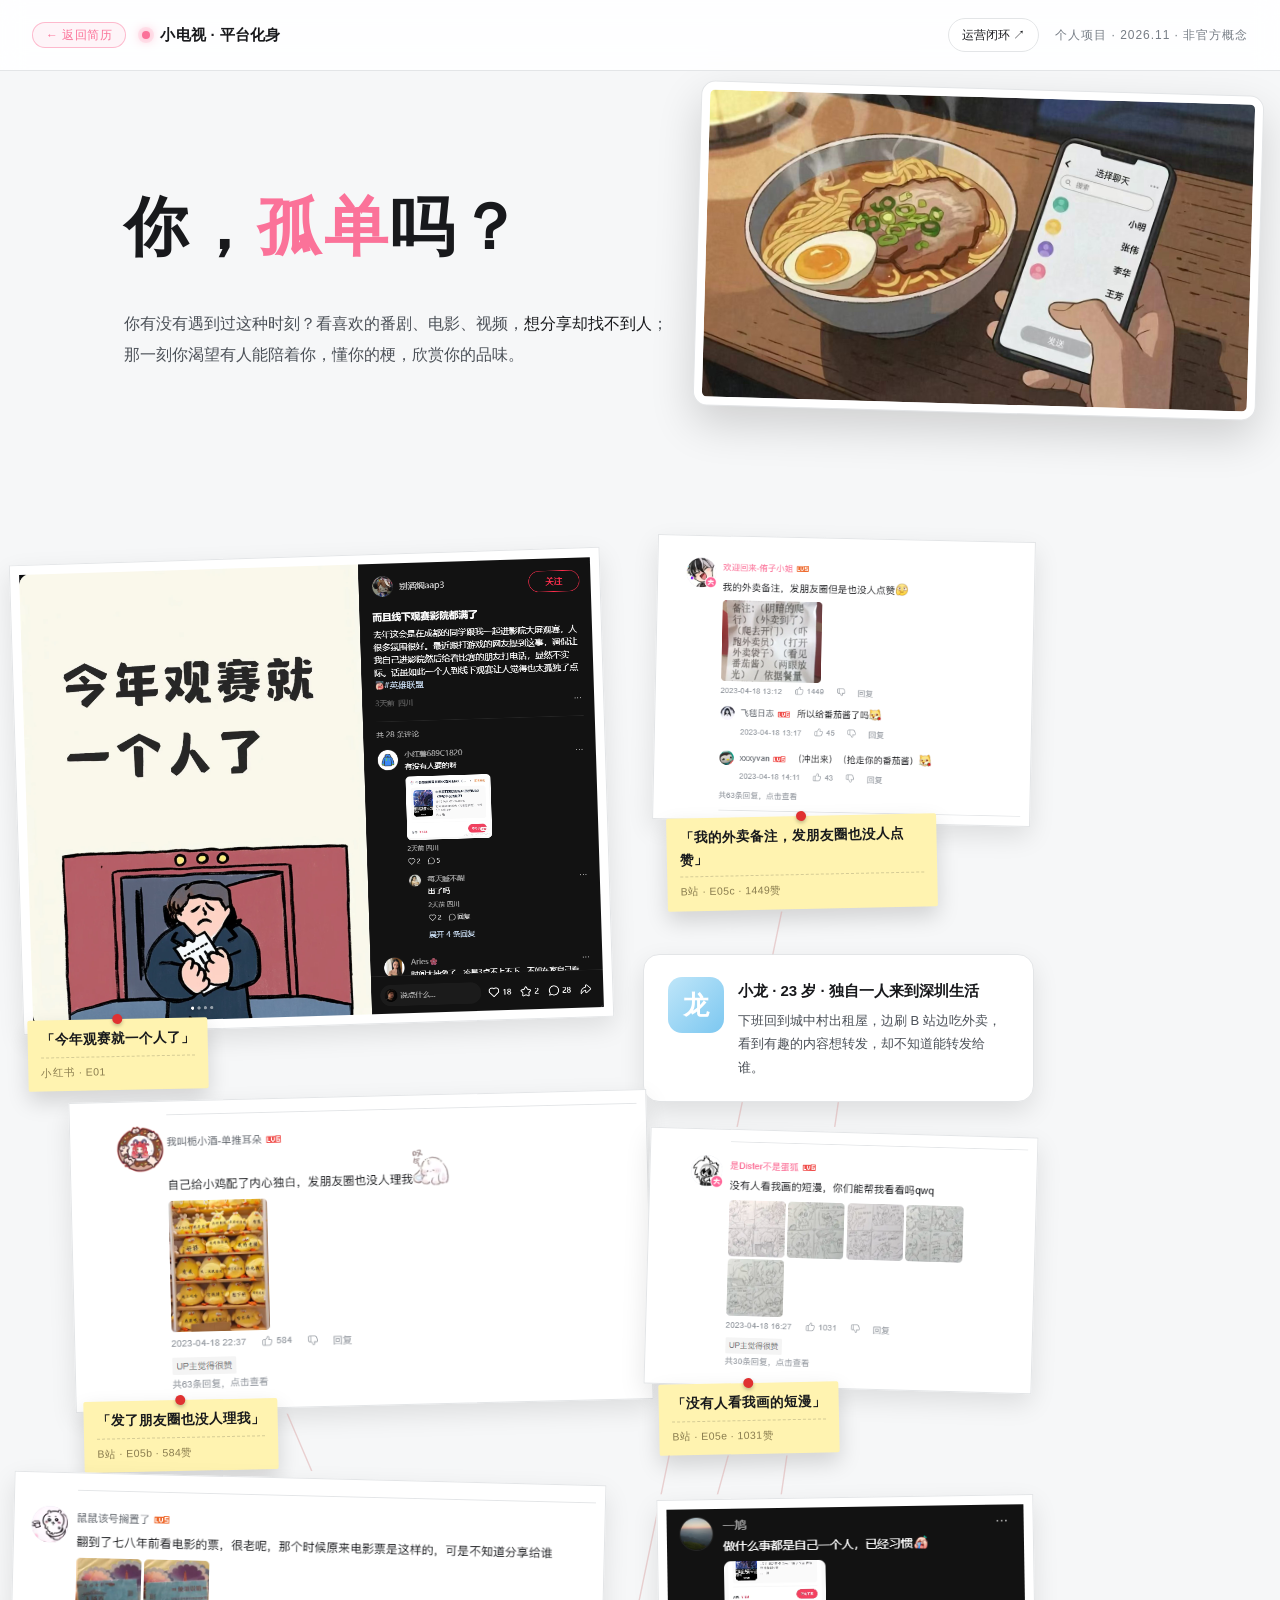
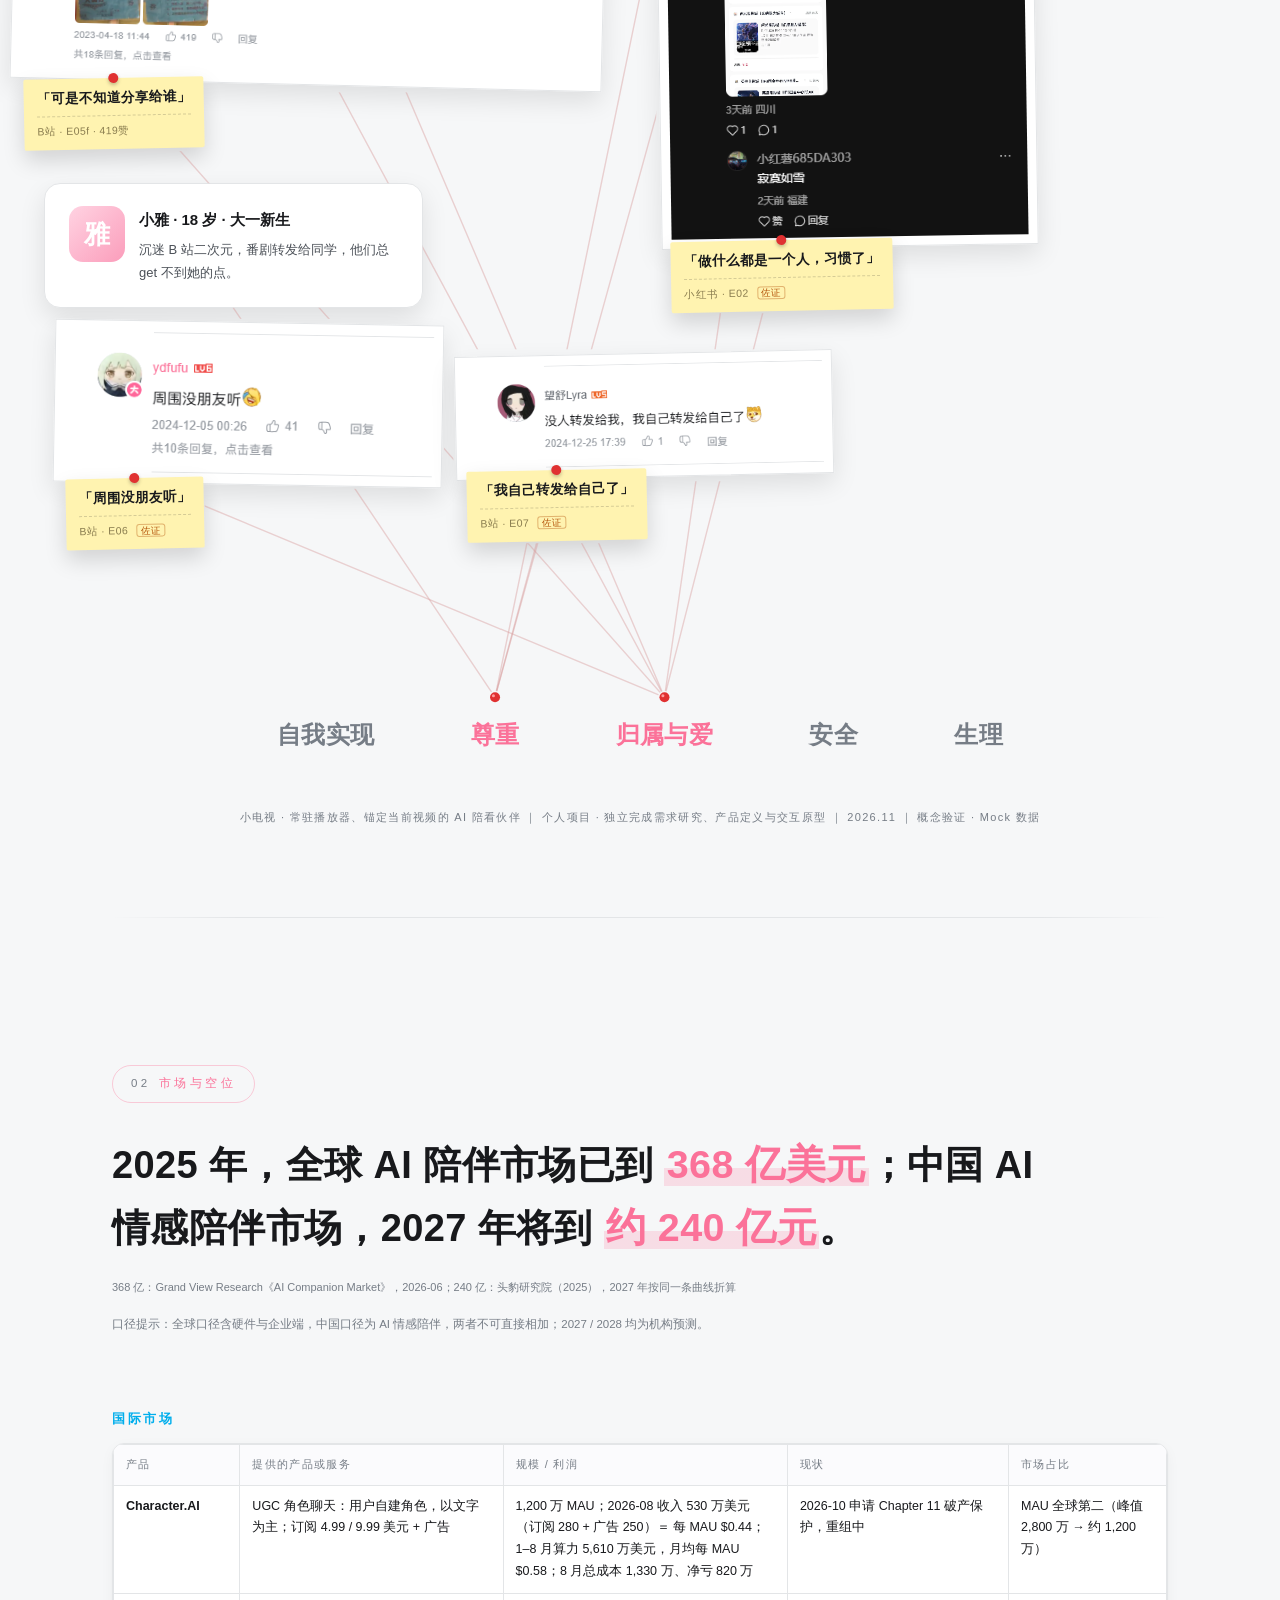
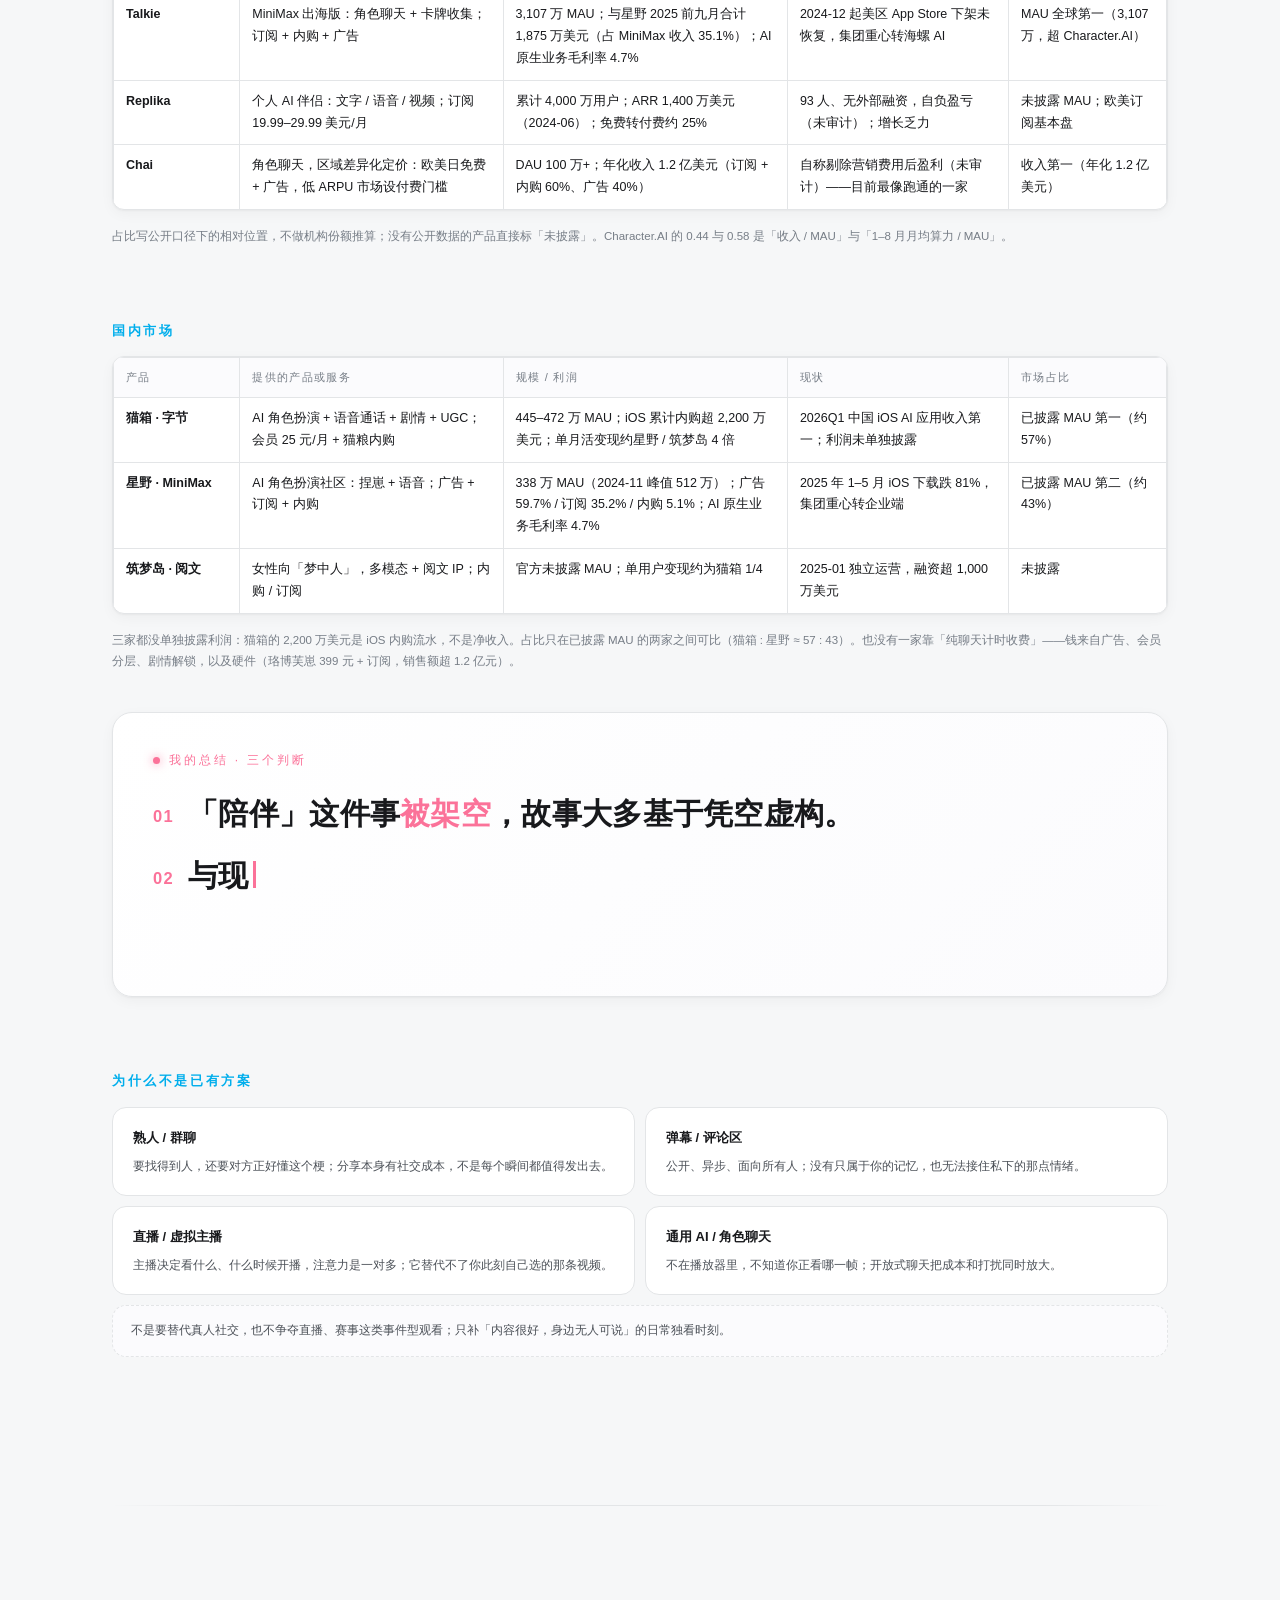
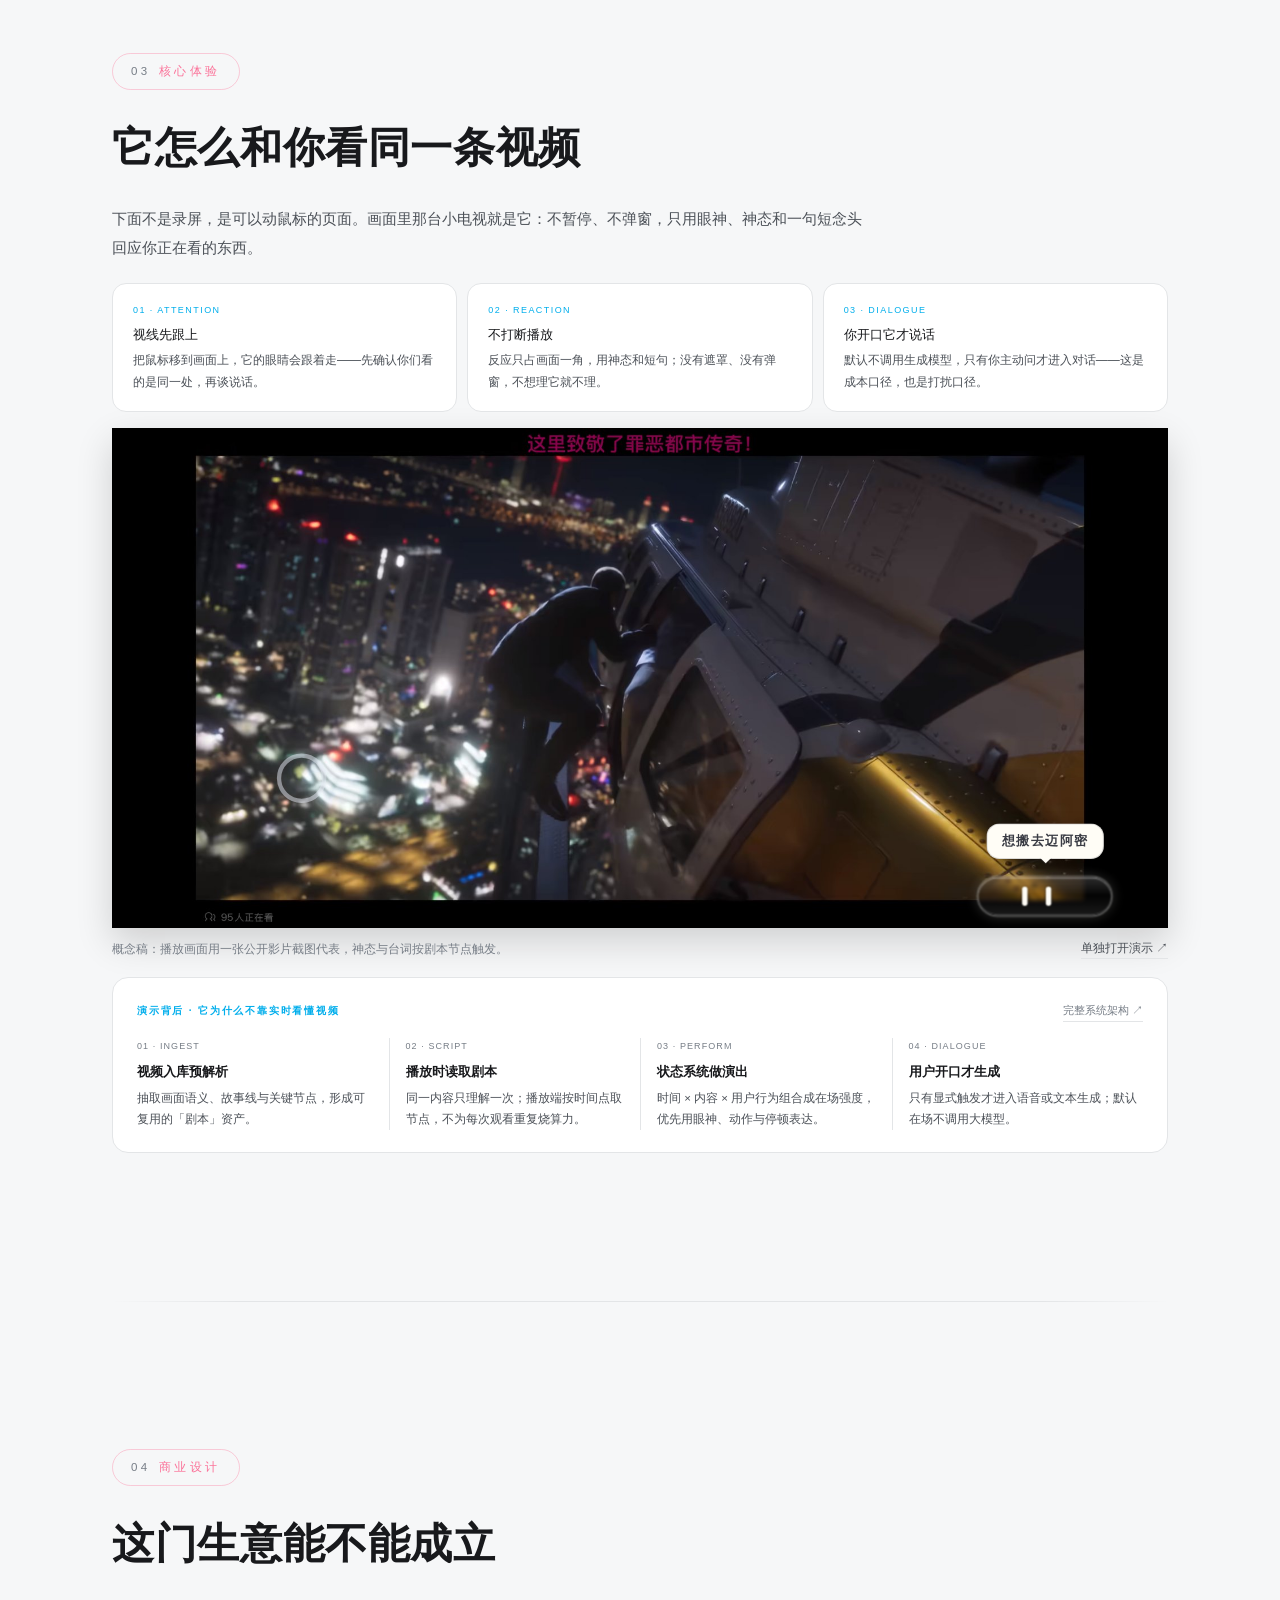
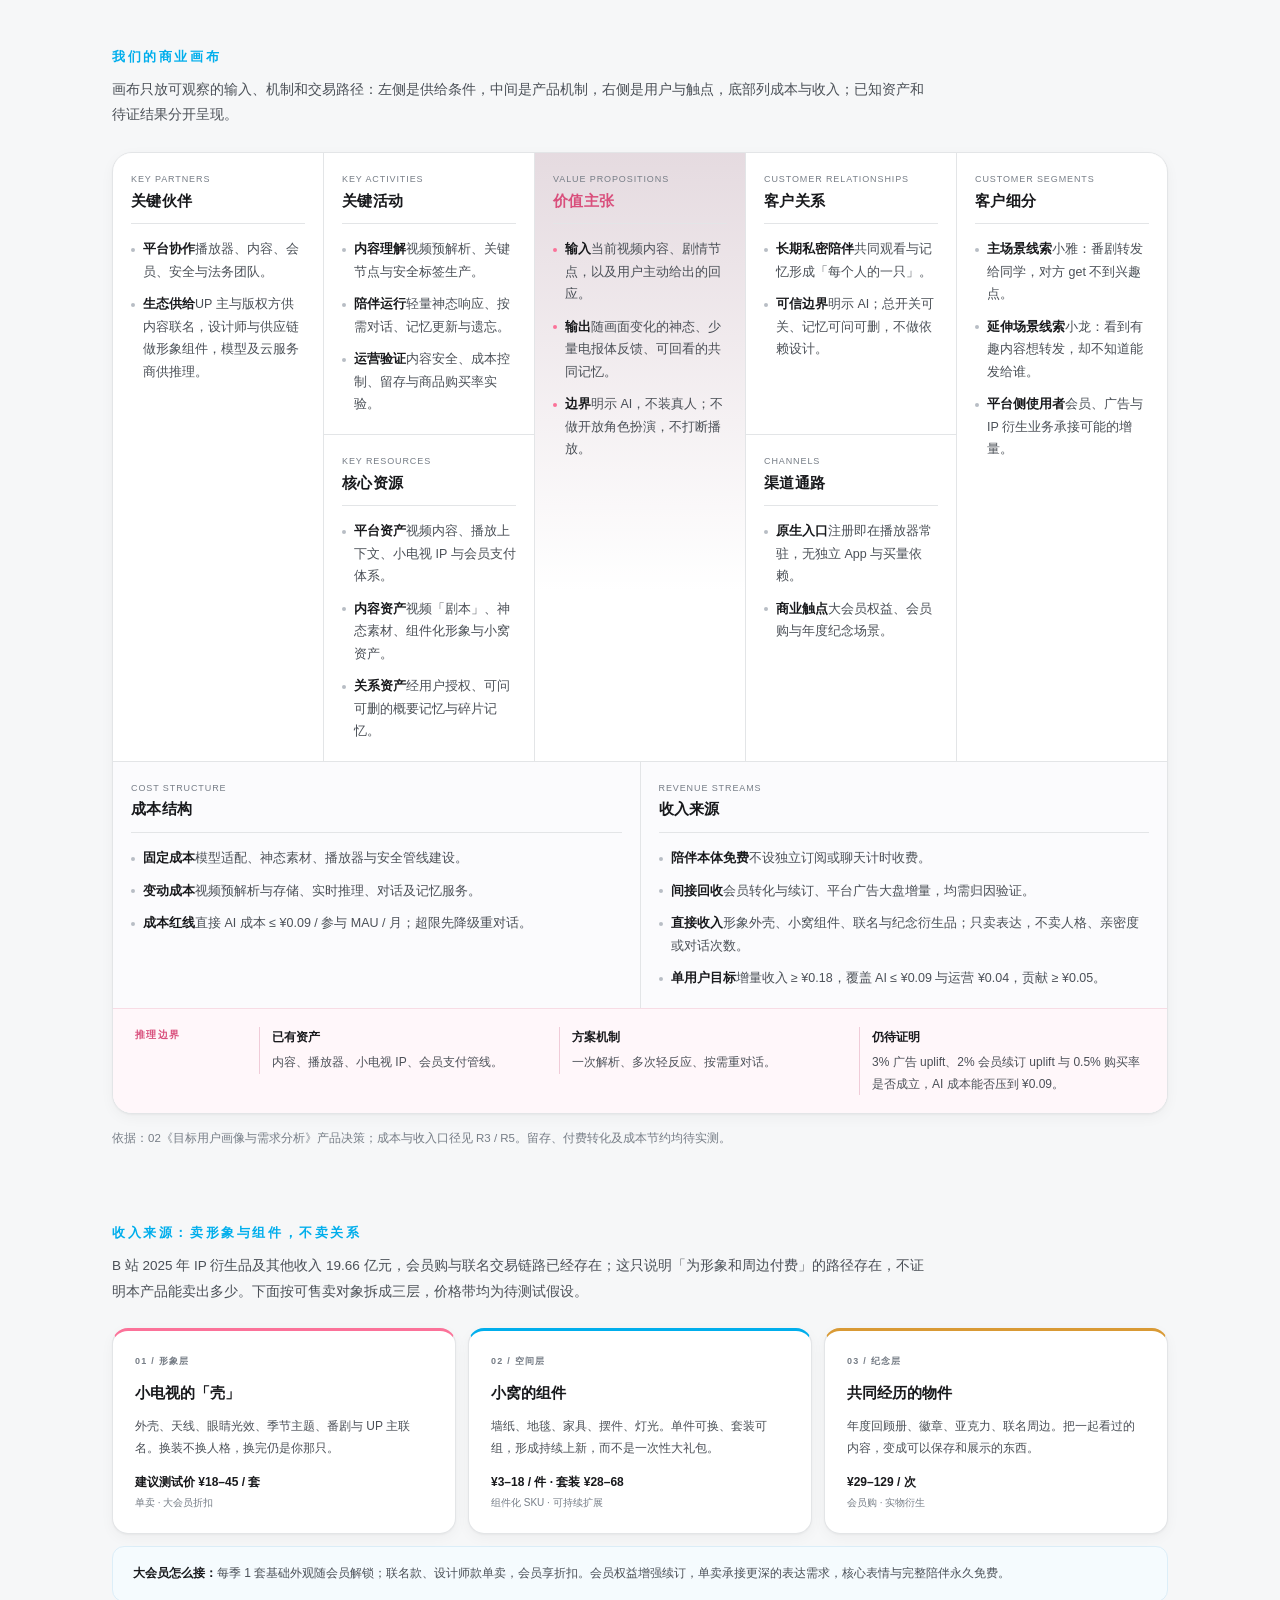
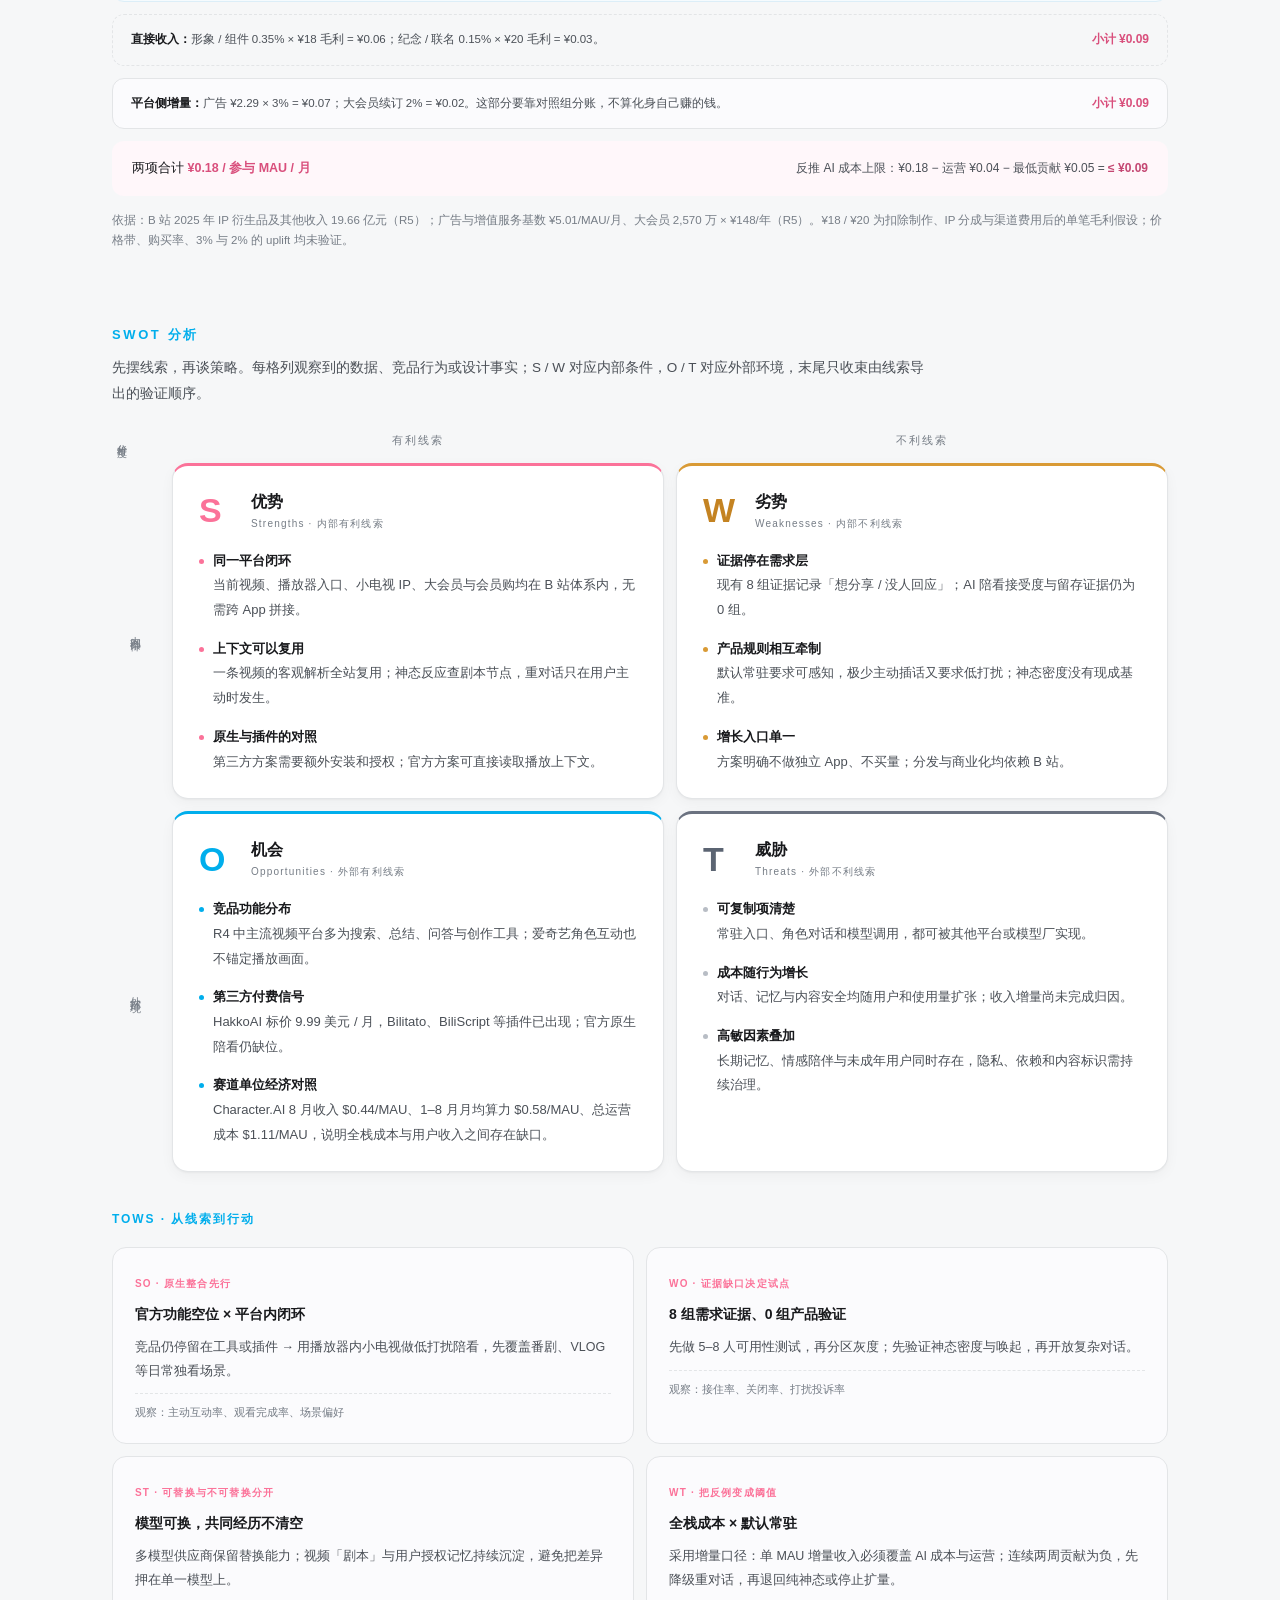
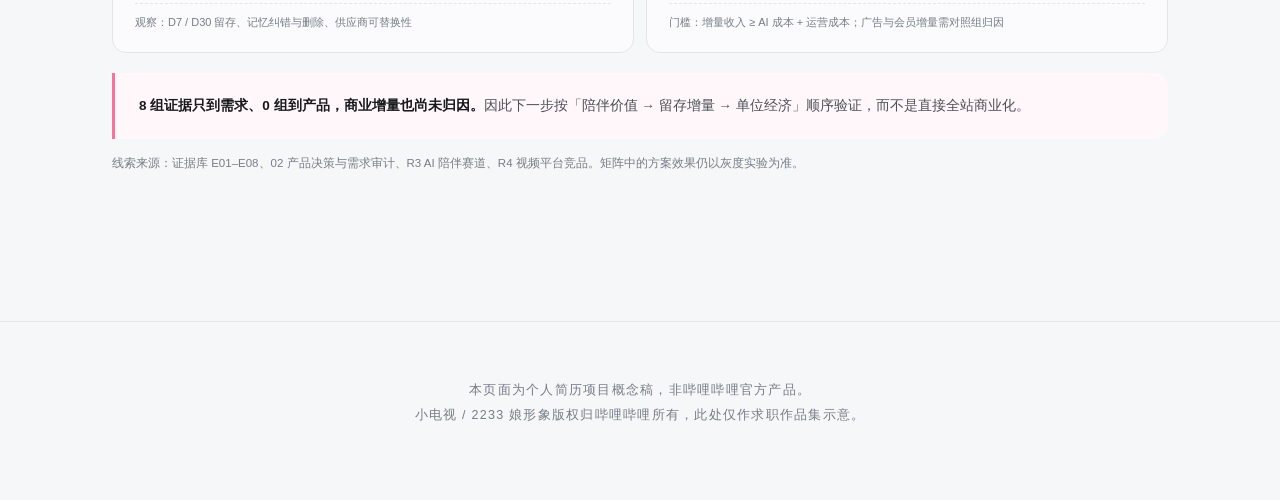
<file: projects/video-companion/demo/index.html>
<!DOCTYPE html>
<html lang="zh-CN">
<head>
<meta charset="UTF-8">
<meta name="viewport" content="width=device-width, initial-scale=1.0">
<title>小电视 · 平台化身 AI 陪看伙伴（概念 Demo）</title>
<!-- 字体统一走系统栈（PingFang / 微软雅黑），不再外链 Google Fonts：国内不可达，且会阻塞首屏 -->
<style>
:root{
  --bg:#0a0d13;
  --bg-2:#10141d;
  --bg-3:#151b28;
  --ink:#e8eaf0;
  --ink-dim:#98a1b3;
  --ink-faint:#5b6472;
  --pink:#fb7299;
  --blue:#00aeec;
  --line:rgba(232,234,240,.08);
  --font-display:'Noto Serif SC',serif;
  --font-body:'Noto Sans SC',sans-serif;
  --ease:cubic-bezier(.16,1,.3,1);
}
*{margin:0;padding:0;box-sizing:border-box}
html{scroll-behavior:smooth}
body{
  font-family:var(--font-body);
  font-weight:300;
  background:var(--bg);
  color:var(--ink);
  line-height:1.9;
  overflow-x:hidden;
}
/* 深夜房间：被屏幕照亮的底色 */
body::before{
  content:'';position:fixed;inset:0;z-index:-2;
  background:
    radial-gradient(ellipse 60% 45% at 70% 12%,rgba(251,114,153,.14),transparent 65%),
    radial-gradient(ellipse 50% 40% at 20% 30%,rgba(0,174,236,.10),transparent 60%),
    radial-gradient(ellipse 80% 60% at 50% 110%,rgba(0,174,236,.06),transparent 60%),
    var(--bg);
}
/* 噪点 */
body::after{
  content:'';position:fixed;inset:0;z-index:-1;pointer-events:none;
  background-image:url("data:image/svg+xml,%3Csvg viewBox='0 0 400 400' xmlns='http://www.w3.org/2000/svg'%3E%3Cfilter id='n'%3E%3CfeTurbulence type='fractalNoise' baseFrequency='0.9' numOctaves='3' stitchTiles='stitch'/%3E%3C/filter%3E%3Crect width='100%25' height='100%25' filter='url(%23n)'/%3E%3C/svg%3E");
  opacity:.045;
}
::selection{background:rgba(251,114,153,.35)}

/* ===== 导航 ===== */
nav{
  position:fixed;top:0;left:0;right:0;z-index:50;
  display:flex;align-items:center;justify-content:space-between;
  padding:18px 32px;
  background:rgba(10,13,19,.72);backdrop-filter:blur(12px);
  border-bottom:1px solid var(--line);
}
nav .brand{display:flex;align-items:center;gap:10px;font-family:var(--font-display);font-weight:900;font-size:15px;letter-spacing:.02em}
nav .brand .dot{width:8px;height:8px;border-radius:50%;background:var(--pink);box-shadow:0 0 12px var(--pink)}
nav .meta{font-size:12px;color:var(--ink-faint);letter-spacing:.08em}

/* ===== 通用 ===== */
section{position:relative;padding:120px 24px;max-width:1080px;margin:0 auto}
.kicker{
  display:inline-flex;align-items:center;gap:8px;
  font-size:12px;letter-spacing:.28em;color:var(--pink);
  border:1px solid rgba(251,114,153,.35);border-radius:999px;
  padding:6px 16px;margin-bottom:36px;
}
.kicker .no{color:var(--ink-faint)}
h2{font-family:var(--font-display);font-weight:900;font-size:clamp(26px,4vw,40px);letter-spacing:.02em;line-height:1.4;margin-bottom:20px}
.placeholder{border:1px dashed rgba(232,234,240,.14);border-radius:16px;padding:56px 32px;text-align:center;color:var(--ink-faint);font-size:14px;letter-spacing:.12em}
.reveal{opacity:0;transform:translateY(34px);transition:opacity .9s var(--ease),transform .9s var(--ease)}
.reveal.visible{opacity:1;transform:none}

/* ===== 第一屏 · 钩子 ===== */
.hero{min-height:100vh;display:flex;flex-direction:column;justify-content:flex-start;padding-top:185px;padding-bottom:90px;max-width:1080px}
.hero>*{min-width:0}
.hero h1{
  font-family:var(--font-display);font-weight:900;
  font-size:clamp(30px,6.4vw,64px);line-height:1.32;letter-spacing:.01em;
  margin:0 0 48px 36px;
}
.hero h1 .hl{color:var(--pink)}
.hero .scene{
  font-size:clamp(15px,1.8vw,18px);color:var(--ink-dim);max-width:640px;margin-bottom:56px;
}
.hero .scene b{color:var(--ink);font-weight:500}

/* 第一屏插画：外卖拉面 + 右手持机停在微信「分享给谁」——白色相框照片，挂在首屏右上，与证据墙拍立得风格呼应 */
.hero-bg{position:absolute;top:88px;right:max(-190px,calc(20px - (100vw - 1080px)/2));width:min(660px,44vw);pointer-events:none;z-index:0}
.hero-bg img{display:block;width:100%;height:auto;padding:8px;background:#fff;border:1px solid var(--line);border-radius:14px;box-shadow:0 18px 44px rgba(0,0,0,.16);transform:rotate(1.6deg)}
.hero>*:not(.hero-bg){position:relative;z-index:1}
@media (max-width:1100px){.evi-lead{max-width:calc(100% - 330px)}.hero-bg{width:320px;top:80px;right:0}}
@media (max-width:820px){
  .hero-bg{position:static;width:min(88vw,480px);margin:0 auto 30px}
  .hero-bg img{transform:none}
}

/* 三种走向 */
.forks{display:grid;grid-template-columns:repeat(3,1fr);gap:14px;margin-bottom:64px}
.fork{
  border:1px solid var(--line);border-radius:14px;padding:20px 18px;
  background:linear-gradient(180deg,rgba(232,234,240,.03),transparent);
}
.fork .idx{font-family:var(--font-display);font-weight:900;font-size:13px;color:var(--ink-faint);letter-spacing:.2em;margin-bottom:10px}
.fork .t{font-weight:700;font-size:15px;margin-bottom:6px}
.fork .d{font-size:13px;color:var(--ink-dim);line-height:1.8}
.fork.giveup .t{color:var(--ink-dim)}
.fork.moments .t{color:var(--ink-dim)}
.fork.open{border-color:rgba(251,114,153,.45);background:linear-gradient(180deg,rgba(251,114,153,.08),transparent)}
.fork.open .t{color:var(--pink)}

/* 转折句 */
.turn{
  font-family:var(--font-display);font-weight:600;
  font-size:clamp(18px,2.6vw,24px);line-height:1.8;color:var(--ink);
  border-left:3px solid var(--pink);padding-left:22px;margin-bottom:72px;
}
.turn .q{color:var(--pink)}

/* 点图看原图 */
.zoom{position:fixed;inset:0;z-index:100;display:flex;align-items:center;justify-content:center;
  padding:40px;background:rgba(12,14,18,.94);cursor:zoom-out}
.zoom[hidden]{display:none}
.zoom img{max-width:100%;max-height:100%;object-fit:contain;background:#fff;box-shadow:0 30px 80px rgba(0,0,0,.6)}

/* 入场编排 */
.fade-in{opacity:0;animation:fadeUp .9s var(--ease) forwards}
.s1{animation-delay:.05s}.s2{animation-delay:.2s}.s3{animation-delay:.4s}.s4{animation-delay:.6s}.s5{animation-delay:.8s}.s6{animation-delay:1s}.s7{animation-delay:1.2s}
@keyframes fadeUp{from{opacity:0;transform:translateY(30px)}to{opacity:1;transform:none}}

footer{border-top:1px solid var(--line);padding:40px 24px 60px;text-align:center;color:var(--ink-faint);font-size:12px;letter-spacing:.1em;line-height:2}

@media (max-width:820px){
  .forks{grid-template-columns:1fr}
  section{padding:90px 20px}
}
@media (max-width:520px){
  nav{padding:14px 18px}
  nav .meta{display:none}
}
@media (prefers-reduced-motion:reduce){
  *{animation:none!important;transition:none!important}
  .fade-in{opacity:1}
}
</style>
<style>
  /* ===== B 站风格覆盖：亮色主题（学 B 站官网） ===== */
  :root{
    --bg:#f6f7f8; --bg-2:#ffffff; --bg-3:#f0f1f3;
    --ink:#18191c; --ink-dim:#61666d; --ink-faint:#9499a0;
    --line:#e3e5e7;
    --font-display:-apple-system,'PingFang SC','Microsoft YaHei','Segoe UI',sans-serif;
    --font-body:-apple-system,'PingFang SC','Microsoft YaHei','Segoe UI',sans-serif;
  }
  body{font-weight:400}
  body::before,body::after{content:none}
  nav{background:rgba(255,255,255,.88)}
  .fork{box-shadow:0 1px 4px rgba(0,0,0,.04)}
  .fork .idx{color:var(--pink)}
  .fork .d{color:var(--ink-dim)}
  .ev-card{background:#ffffff;box-shadow:0 1px 4px rgba(0,0,0,.04)}
  .biz-block{background:#ffffff;box-shadow:0 1px 4px rgba(0,0,0,.04)}
  .rev-table th{color:var(--ink-dim)}
</style>
<style>
/* ============================================================
   视觉打磨层 polish · 2026-11-16
   目标：层次 / 呼吸感 / 投屏可读。不改结构与数据，只改呈现。
   ============================================================ */
:root{
  --ink:#18191c; --ink-dim:#4b5057; --ink-faint:#767d86;
  --sh-1:0 1px 2px rgba(24,25,28,.04),0 4px 14px rgba(24,25,28,.04);
  --sh-2:0 2px 6px rgba(24,25,28,.05),0 14px 36px rgba(24,25,28,.06);
  --r:16px;
}
body{font-size:15px;line-height:1.85;-webkit-font-smoothing:antialiased}
nav::after{content:'';position:absolute;left:0;bottom:-1px;height:2px;width:var(--progress,0%);
  background:linear-gradient(90deg,var(--pink),var(--blue));transition:width .1s linear}
nav .brand .dot{box-shadow:0 0 0 4px rgba(251,114,153,.14),0 0 12px var(--pink)}
section{padding:132px 24px}
h2{font-size:clamp(28px,4vw,42px);letter-spacing:.03em;line-height:1.35}
.kicker{letter-spacing:.3em;padding:7px 18px;font-size:11.5px}

/* 首屏：对齐 + 便签证据化 + 毛线退噪 */
.hero h1{margin-left:0;margin-bottom:40px;letter-spacing:.04em}
.hero .scene{margin-bottom:48px}
.hero .evi-lead{font-size:16px;line-height:1.9}
.evi-item .note{max-width:300px;padding:10px 14px;box-shadow:0 6px 18px rgba(24,25,28,.13)}
.evi-item .note b{font-size:14px;line-height:1.6}
.note-src{display:block;margin-top:6px;padding-top:5px;border-top:1px dashed rgba(24,25,28,.18);
  font-size:10.5px;font-weight:400;letter-spacing:.04em;color:#8a7d4f}
.note-src .z{color:#b45309;font-size:9.5px;border:1px solid rgba(180,83,9,.4);border-radius:3px;padding:0 3px;margin-left:5px}
svg.threads line{stroke:#d79a9a!important;stroke-width:1.4!important;stroke-opacity:.42!important}

/* 市场屏：字号、对比、关键数字 */
.mk-say p{font-size:clamp(25px,3.2vw,40px);line-height:1.7}
.mk-say p em{font-size:1.04em;padding:0 .06em;background:linear-gradient(transparent 60%,rgba(251,114,153,.2) 60%)}
.mk-tbl{font-size:13.5px}
.mk-tbl th{font-size:11.5px;letter-spacing:.08em}
.mk-tbl td b{color:var(--pink)}
.mk-note,.src{font-size:12.5px;line-height:1.9;color:var(--ink-faint)}
.mk-sum-body p{font-size:clamp(21px,2.8vw,31px)}
.same ul,.swot ul{font-size:13.5px;line-height:2}

/* 卡片：统一表面与质感 */
.same .c,.swot .q,.biz-block,.sp,.evi-shot{background:var(--surface);border:1px solid var(--line);box-shadow:var(--sh-1)}
.same .c,.swot .q{transition:transform .35s var(--ease),box-shadow .35s var(--ease)}
.same .c:hover,.swot .q:hover{transform:translateY(-3px);box-shadow:var(--sh-2)}
.biz-block{border-radius:var(--r)}
.rev-table{font-size:14.5px}
.rev-table th{font-size:12.5px}

/* 决策卡：编号锚点 */
#decisions div[style*="grid-template-columns"]{counter-reset:dc}
#decisions div[style*="grid-template-columns"]>div{counter-increment:dc;position:relative;overflow:hidden}
#decisions div[style*="grid-template-columns"]>div::before{
  content:'0' counter(dc);position:absolute;top:10px;right:16px;
  font-family:var(--font-display);font-weight:900;font-size:40px;line-height:1;
  color:rgba(251,114,153,.11);pointer-events:none}
footer{font-size:12.5px}
@media (max-width:820px){
  section{padding:92px 20px}
  .hero h1{margin-bottom:32px}
  .mk-tbl{font-size:12.5px}
}
@media (prefers-reduced-motion:reduce){.same .c:hover,.swot .q:hover{transform:none}}
</style>
<script>
/* polish 层脚本：DOM 就绪后统一初始化（脚本位于 head，必须等 DOM） */
function initPolish(){
  /* 滚动进度条 */
  var nav=document.querySelector('nav');
  if(nav){
    var upd=function(){
      var h=document.documentElement.scrollHeight-window.innerHeight;
      nav.style.setProperty('--progress',(h>0?Math.min(100,window.scrollY/h*100):0)+'%');
    };
    addEventListener('scroll',upd,{passive:true});addEventListener('resize',upd);upd();
  }
  /* 便签补来源行：兑现设计说明里承诺但未实现的「平台·编号·赞数」 */
  var M={'E01':'小红书 · E01','E05c':'B站 · E05c · 1449赞','E05b':'B站 · E05b · 584赞',
    'E05e':'B站 · E05e · 1031赞','E02':'小红书 · E02 <span class="z">佐证</span>',
    'E05f':'B站 · E05f · 419赞','E06':'B站 · E06 <span class="z">佐证</span>',
    'E07':'B站 · E07 <span class="z">佐证</span>'};
  document.querySelectorAll('.evi-item').forEach(function(it){
    var img=it.querySelector('.evi-shot img'),note=it.querySelector('.note');
    if(!img||!note||note.querySelector('.note-src'))return;
    var m=(img.getAttribute('src')||'').match(/(E\d+[a-z]?)-/);
    if(!m||!M[m[1]])return;
    var s=document.createElement('span');s.className='note-src';s.innerHTML=M[m[1]];note.appendChild(s);
  });
}
if(document.readyState==='loading')document.addEventListener('DOMContentLoaded',initPolish);
else initPolish();
</script>
<style>
/* ============================================================
   留白与排版精修 · 2026-11-19
   只处理照片墙之外的版面：更大的段落间隔、更轻的边界、更统一的卡片。
   ============================================================ */
:root{--surface:#fff;--content:1120px}
section:not(.hero){max-width:var(--content);padding:148px 32px}
section:not(.hero)::before{
  content:'';position:absolute;top:0;left:32px;right:32px;height:1px;
  background:linear-gradient(90deg,transparent,var(--line) 12%,var(--line) 88%,transparent);
}
h2{margin-bottom:32px;letter-spacing:.015em;text-wrap:balance}
.kicker{margin-bottom:30px}

/* 市场：让每个信息组成为独立章节，而不是连续堆叠 */
#market>.reveal+.reveal,#business>.reveal+.reveal{margin-top:72px}
.mk-h{margin:0 0 20px}
.mk-say{max-width:920px}
.mk-say .src{margin-top:24px}
#market .mk-note{margin-top:16px;line-height:1.85}
@media (min-width:821px){
  .mk-tblwrap{
    border:1px solid var(--line);border-radius:18px;background:#fff;
    box-shadow:var(--sh-1);overflow:hidden;
  }
  .mk-tbl{border-collapse:separate;border-spacing:0}
  .mk-tbl th,.mk-tbl td{border:0;border-bottom:1px solid var(--line);padding:20px 18px}
  .mk-tbl th{padding-top:16px;padding-bottom:16px;background:#fbfbfd}
  .mk-tbl tr:last-child td{border-bottom:0}
}
.same,.swot{gap:20px}
.same .c{padding:30px 32px}
.same .c h4{margin-bottom:18px}
.same li{margin-bottom:12px}
.same .wn{gap:12px}
.same .wn-r{gap:12px}
.same .wn-r span{padding:16px 18px}
.mk-sum{
  margin-top:56px;padding:36px 40px;border:1px solid var(--line);border-radius:20px;
  background:linear-gradient(135deg,#fff,#fbfbfd);box-shadow:var(--sh-1);
}
.mk-sum-body p{margin-bottom:20px;line-height:1.75}
.mk-sum-body p:last-child{margin-bottom:0}

/* 核心体验：拉开标题、说明、原型与注释之间的距离 */
#experience h2{margin-bottom:28px}
#experience h2+p{max-width:760px!important;margin-bottom:20px!important;line-height:2}
#experience h2+p+p{margin-bottom:36px!important;line-height:1.9}

/* 决策卡：减少压迫感，保留轻量编号层次 */
#decisions h2{margin-bottom:44px}
#decisions div[style*="grid-template-columns"]{gap:20px!important}
#decisions div[style*="grid-template-columns"]>div{
  padding:32px 34px!important;box-shadow:var(--sh-1);
  transition:transform .35s var(--ease),box-shadow .35s var(--ease);
}
#decisions div[style*="grid-template-columns"]>div:hover{transform:translateY(-3px);box-shadow:var(--sh-2)}
#decisions div[style*="grid-template-columns"]>div>div{font-size:18px!important;margin-bottom:14px!important}
#decisions div[style*="grid-template-columns"] p{line-height:2.05!important}

/* 商业与规划：统一内容卡节奏，表格去掉密集网格感 */
#business h2,#plan h2{margin-bottom:44px}
.biz-block{padding:36px 40px;margin-bottom:24px}
.biz-block .bt{margin-bottom:20px}
.biz-block p{line-height:2.05}
.rev-table{border-collapse:separate;border-spacing:0;margin:8px 0 16px}
.rev-table th,.rev-table td{border:0;border-bottom:1px solid var(--line);padding:16px 14px}
.rev-table tr:last-child td{border-bottom:0}
.rev-note{margin:18px 0 0;line-height:1.9}
.formula{margin-bottom:24px}
footer{padding:56px 24px 72px}

@media (max-width:820px){
  section:not(.hero){padding:104px 22px 112px}
  section:not(.hero)::before{left:22px;right:22px}
  #market>.reveal+.reveal,#business>.reveal+.reveal{margin-top:52px}
  .same .c{padding:26px 24px}
  .mk-sum{padding:28px 24px}
  #decisions div[style*="grid-template-columns"]>div{padding:28px 26px!important}
  .biz-block{padding:28px 24px}
}
@media (max-width:720px){
  #decisions div[style*="grid-template-columns"]{grid-template-columns:1fr!important}
}
/* 首屏：小屏收掉多余留白，问句先于长图被看到；马斯洛五个词不孤儿换行 */
@media (max-width:820px){
  .hero{padding-top:104px;padding-bottom:56px}
  .hero h1{margin-bottom:22px}
  .hero-bg{width:min(82vw,400px);margin-bottom:26px}
  .evi-lead br{display:none}
  .evi-wall{margin-top:36px}
}
@media (prefers-reduced-motion:reduce){
  #decisions div[style*="grid-template-columns"]>div:hover{transform:none}
}
</style>
</head>
<body>

<nav>
  <a class="back-resume" href="../../../index.html#work-video"
     onclick="if(document.referrer){history.back();return false}" title="返回简历页">← 返回简历</a>
  <div class="brand"><span class="dot"></span>小电视 · 平台化身</div>
  <div class="demo-links">
    <a href="workbench.html" target="_blank">运营闭环 ↗</a>
  </div>
  <div class="meta">个人项目 · 2026.11 · 非官方概念</div>
</nav>
<style>
nav .demo-links{display:flex;gap:8px;flex-wrap:wrap;margin-left:auto;margin-right:16px}
nav .demo-links a{font:inherit;font-size:12px;color:var(--ink);text-decoration:none;border:1px solid var(--line);
  border-radius:999px;padding:5px 13px;background:#fff;white-space:nowrap;transition:.15s}
nav .demo-links a:hover{border-color:var(--pink);color:var(--pink)}
/* 返回简历：常驻导航左侧，点过返回上一页，直接打开则回简历锚点 */
nav .back-resume{
  flex:0 0 auto;margin-right:16px;
  font-size:12px;line-height:1;letter-spacing:.04em;
  color:var(--pink);text-decoration:none;white-space:nowrap;
  border:1px solid rgba(251,114,153,.45);border-radius:999px;
  padding:6px 13px;background:rgba(251,114,153,.07);transition:.15s;
}
nav .back-resume:hover{background:var(--pink);color:#fff;border-color:var(--pink)}
@media(max-width:760px){nav .demo-links{display:none}}
@media(max-width:520px){
  nav .back-resume{padding:5px 11px;margin-right:10px}
  nav .brand{font-size:13px}
}
</style>

<!-- ====== 第一屏 · 钩子 ====== -->
<section class="hero" id="hook">

<!-- 第一屏背景画：第一人称视角——桌上一碗外卖拉面，右手举着停在微信「分享给谁」页的手机；整幅画垫在所有内容底下 -->
<div class="hero-bg" aria-hidden="true">
  <img src="hero-scene.jpg" alt="">
</div>

  <h1 class="fade-in s2">你，<span class="hl">孤单</span>吗？</h1>

  <!-- 证据墙：社媒上捕捉到的真实自白，散落在首页，每张贴一张痛点便签 -->
  <div class="evi fade-in s3">
    <style>
      .evi{min-width:0}
      .evi-lead{max-width:620px;font-size:15.5px;color:var(--ink-dim);margin-bottom:22px}
      .evi-lead b{color:var(--ink);font-weight:500}
      .evi-person{min-width:0;margin:0 0 22px}
      .sp{display:flex;gap:14px;padding:22px 24px;border:1px solid var(--line);border-radius:16px;background:#fff;box-shadow:0 10px 26px rgba(0,0,0,.10)}
      .sp .av{flex:0 0 56px;height:56px;border-radius:14px;display:flex;align-items:center;justify-content:center;font-family:var(--font-display);font-weight:900;font-size:26px;color:#fff}
      .sp.xl .av{background:linear-gradient(135deg,#bfe6f9,#7cc7f0)}
      .sp.xy .av{background:linear-gradient(135deg,#ffd3e2,#fb9dbb)}
      .sp .nm{font-weight:700;font-size:15px;color:var(--ink);margin-bottom:4px}
      .sp .sc{font-size:13px;color:var(--ink-dim);line-height:1.8}
      /* 散落铺开：不定宽瀑布流（宽/窄混排，随位置自动补位） */
      .evi-wall{
        width:100vw;margin-left:calc(50% - 50vw);margin-top:150px;
        position:relative;
        padding:18px max(44px,calc((100vw - 1560px)/2)) 22px;
      }
      .evi-item{position:relative;margin:0 0 22px}
      .evi-shot{background:#fff;border:1px solid var(--line);box-shadow:0 10px 26px rgba(0,0,0,.10);padding:9px}
      .evi-shot img{display:block;width:100%;max-width:100%;height:auto;margin:0 auto;cursor:zoom-in}
      /* 微旋角度由 JS 逐张给（--rot），不再奇偶两档 */
      .evi-item .evi-shot{transform:rotate(var(--rot,-1deg))}
      /* 痛点便签 */
      .evi-item .note{position:relative;margin:-7px 0 0 12px;width:max-content;max-width:270px;background:#fff3b0;border-radius:2px;
        padding:9px 13px;box-shadow:0 10px 22px rgba(0,0,0,.15);transform:rotate(-1.2deg)}
      .evi-item .note::before{content:'';position:absolute;top:-5px;left:50%;width:10px;height:10px;border-radius:50%;
        background:#e03131;transform:translateX(-50%);box-shadow:0 2px 4px rgba(0,0,0,.25)}
      .evi-item .note b{display:block;font-size:13.5px;color:#18191c}
      @media (max-width:820px){
        .evi-wall{width:auto;margin-left:0;margin-top:40px;padding:0}
        .evi-item,.evi-person{grid-column:auto!important;margin:0 0 30px!important}
        .evi-item .note{margin:10px 0 0;width:auto;transform:none}
      }
    </style>
    <p class="evi-lead">你有没有遇到过这种时刻？看喜欢的番剧、电影、视频，<b>想分享却找不到人</b>；<br>那一刻你渴望有人能陪着你，懂你的梗，欣赏你的品味。</p>
    <div class="evi-wall">
      <figure class="evi-item" style="grid-column:1/span 6;margin-top:0">
        <div class="evi-shot"><img src="evidence/E01-小红书-英雄联盟线下观赛-一个人看赛太孤独-20261115.png" alt="小红书帖子：今年观赛就一个人了，评论区在问「有没有人要的呀」"></div>
        <figcaption class="note"><b>「今年观赛就一个人了」</b></figcaption>
      </figure>
      <figure class="evi-item" style="grid-column:7/span 6;margin-top:26px;--w:478px">
        <div class="evi-shot"><img src="evidence/E05c-B站评论-梅子小姐-外卖备注发朋友圈没人点赞-1449赞.png" alt="B 站评论：梅子小姐「我的外卖备注，发朋友圈但是也没人点赞」"></div>
        <figcaption class="note"><b>「我的外卖备注，发朋友圈也没人点赞」</b></figcaption>
      </figure>
      <div class="evi-person" style="grid-column:1/span 4;margin-top:14px">
        <div class="sp xl">
          <div class="av">龙</div>
          <div>
            <div class="nm">小龙 · 23 岁 · 独自一人来到深圳生活</div>
            <div class="sc">下班回到城中村出租屋，边刷 B 站边吃外卖，看到有趣的内容想转发，却不知道能转发给谁。</div>
          </div>
        </div>
      </div>
      <figure class="evi-item" style="grid-column:5/span 4;margin-top:28px">
        <div class="evi-shot"><img src="evidence/E05b-B站评论-橘小酒-给小鸡配内心独白发朋友圈没人理-584赞63回复.png" alt="B 站评论：我叫橘小酒「自己给小鸡配了内心独白，发朋友圈也没人理我」"></div>
        <figcaption class="note"><b>「发了朋友圈也没人理我」</b></figcaption>
      </figure>
      <figure class="evi-item" style="grid-column:9/span 4;margin-top:6px;--w:457px">
        <div class="evi-shot"><img src="evidence/E05e-B站评论-Dister-没人看我画的短漫-1031赞.png" alt="B 站评论：是Dister不是狸「没有人看我画的短漫，你们能帮帮我看看」"></div>
        <figcaption class="note"><b>「没有人看我画的短漫」</b></figcaption>
      </figure>
      <figure class="evi-item" style="grid-column:1/span 4;margin-top:20px;--w:422px">
        <div class="evi-shot"><img src="evidence/E02-小红书-做什么都是一个人-习惯化孤独-20261115.png" alt="小红书帖子：做什么事都是自己一个人，已经习惯"></div>
        <figcaption class="note"><b>「做什么都是一个人，习惯了」</b></figcaption>
      </figure>
      <figure class="evi-item" style="grid-column:5/span 4;margin-top:34px">
        <div class="evi-shot"><img src="evidence/E05f-B站评论-鼠鼠-七年前的电影票不知道分享给谁-419赞.png" alt="B 站评论：鼠鼠该刨搁了「翻到了七八年前看电影的票……可是不知道分享给谁」"></div>
        <figcaption class="note"><b>「可是不知道分享给谁」</b></figcaption>
      </figure>
      <div class="evi-person" style="grid-column:9/span 4;margin-top:10px">
        <div class="sp xy">
          <div class="av">雅</div>
          <div>
            <div class="nm">小雅 · 18 岁 · 大一新生</div>
            <div class="sc">沉迷 B 站二次元，番剧转发给同学，他们总 get 不到她的点。</div>
          </div>
        </div>
      </div>
      <figure class="evi-item" style="grid-column:1/span 6;margin-top:18px;--w:399px">
        <div class="evi-shot"><img src="evidence/E06-B站评论-ydfufu-周围没朋友听-41赞10回复-2024-12.png" alt="B 站评论：ydfufu「周围没朋友听」"></div>
        <figcaption class="note"><b>「周围没朋友听」</b></figcaption>
      </figure>
      <figure class="evi-item" style="grid-column:7/span 6;margin-top:10px;--w:457px">
        <div class="evi-shot"><img src="evidence/E07-B站评论-望舒Lyla-没人转发给我我自己转发给自己-2024-12-25.png" alt="B 站评论：望舒Lyla「没人转发给我，我自己转发给自己了」"></div>
        <figcaption class="note"><b>「我自己转发给自己了」</b></figcaption>
      </figure>
    </div>
  </div>

  <!-- 证据 → 需求：每张照片的红线连到马斯洛里对应的层 -->
  <div class="needmap fade-in s7">
    <style>
      .needmap{width:100%;margin:80px auto 0;max-width:900px;text-align:center}
      .needs{display:flex;justify-content:center;align-items:baseline;gap:96px;flex-wrap:wrap;padding:36px 0 6px}
      .needs span{font-family:var(--font-display);font-weight:900;font-size:clamp(18px,2.2vw,24px);color:var(--ink-faint);letter-spacing:.02em}
      .needs span.hot{color:var(--pink)}
      @media (max-width:820px){.needs{gap:14px;padding-top:30px}.needs span{font-size:15px}}
      .hero>.threads{position:absolute!important;inset:0;z-index:2;pointer-events:none;overflow:visible}
      .project-byline{margin:44px auto 0;text-align:center;font-size:11px;letter-spacing:.12em;line-height:1.8;color:var(--ink-faint)}
    </style>
    <div class="needs">
      <span>自我实现</span>
      <span class="hot" id="need-respect">尊重</span>
      <span class="hot" id="need-belong">归属与爱</span>
      <span>安全</span>
      <span>生理</span>
    </div>
  </div>

  <svg class="threads" id="threads" aria-hidden="true"></svg>
  <p class="project-byline fade-in">小电视 · 常驻播放器、锚定当前视频的 AI 陪看伙伴 ｜ 个人项目 · 独立完成需求研究、产品定义与交互原型 ｜ 2026.11 ｜ 概念验证 · Mock 数据</p>
</section>

<!-- ====== 第二屏 · 市场与空位 ====== -->
<section id="market" aria-label="市场与空位：规模、竞品、替代方案">
  <div class="kicker"><span class="no">02</span>市场与空位</div>
  <div class="reveal">
    <style>
      .mk-say{max-width:940px}
      .mk-say p{font-family:var(--font-display);font-weight:900;font-size:clamp(24px,3vw,38px);line-height:1.6;letter-spacing:.01em;margin:0}
      .mk-say em{font-style:normal;color:var(--pink)}
      .mk-say .src{font-size:11px;color:var(--ink-faint);line-height:1.9;margin-top:18px}
      .mk-note{font-size:11.5px;color:var(--ink-faint);line-height:1.9;margin:12px 0 0}
      .mk-h{font-size:13px;font-weight:600;letter-spacing:.2em;color:var(--blue);margin:38px 0 12px}
      .mk-tblwrap{overflow-x:auto;border-radius:12px}
      .mk-tbl{width:100%;border-collapse:collapse;font-size:12.5px;min-width:780px}
      .mk-tbl th,.mk-tbl td{border:1px solid var(--line);padding:10px 12px;text-align:left;vertical-align:top;line-height:1.75}
      .mk-tbl th{color:var(--ink-faint);font-weight:500;font-size:11px;letter-spacing:.12em;white-space:nowrap}
      .mk-tbl th:nth-child(1){width:12%}
      .mk-tbl th:nth-child(2){width:25%}
      .mk-tbl th:nth-child(3){width:27%}
      .mk-tbl th:nth-child(4){width:21%}
      .mk-tbl th:nth-child(5){width:15%}
      .mk-tbl td.p{font-family:var(--font-display);font-weight:900;color:var(--ink);white-space:nowrap}
      .mk-tbl td b{color:var(--ink);font-weight:500}
      .same{display:grid;grid-template-columns:1fr 1fr;gap:12px}
      .why-alt{margin-top:14px;display:grid;grid-template-columns:repeat(2,minmax(0,1fr));gap:10px}
      .why-alt article{padding:18px 20px;border:1px solid var(--line);border-radius:14px;background:#fff}
      .why-alt h4{margin-bottom:5px;font-size:13px;font-weight:600;color:var(--ink)}
      .why-alt p{font-size:12px;line-height:1.85;color:var(--ink-dim)}
      .why-alt .conclusion{grid-column:1/-1;padding:14px 18px;border-style:dashed;background:#fbfbfd;font-size:12px;line-height:1.8;color:var(--ink-dim)}
      @media (max-width:820px){.why-alt{grid-template-columns:1fr}.why-alt .conclusion{grid-column:auto}}
      .same .c{border:1px solid var(--line);border-radius:14px;padding:20px 22px;background:var(--bg-2)}
      .same .c.ours{border-color:rgba(251,114,153,.42);background:linear-gradient(180deg,rgba(251,114,153,.07),transparent)}
      .same .c h4{font-family:var(--font-display);font-weight:900;font-size:14px;letter-spacing:.04em;margin-bottom:12px;color:var(--ink-dim)}
      .same .c.ours h4{color:var(--pink)}
      .same ul{list-style:none;font-size:12.5px;color:var(--ink-dim);line-height:1.95}
      .same li{position:relative;padding-left:15px;margin-bottom:6px}
      .same li::before{content:'';position:absolute;left:0;top:.82em;width:5px;height:5px;border-radius:50%;background:var(--ink-faint)}
      .same .ours li::before{background:var(--pink)}
      .same li b{color:var(--ink);font-weight:500}
      .same .wn{display:grid;gap:8px}
      .same .wn-r{display:grid;grid-template-columns:1fr 1fr;gap:8px}
      .same .wn-r span{border:1px solid var(--line);border-radius:10px;padding:10px 12px;font-size:12px;line-height:1.85;color:var(--ink-dim);background:rgba(232,234,240,.02)}
      .same .wn-r span:first-child{border-color:rgba(251,114,153,.35);background:linear-gradient(180deg,rgba(251,114,153,.06),transparent);color:var(--ink)}
      .same .wn b{display:inline-block;font-weight:500;font-size:10.5px;line-height:1;border-radius:6px;padding:3px 7px;margin-right:8px;vertical-align:2px}
      .same .wn-r span:first-child b{color:var(--pink);border:1px solid rgba(251,114,153,.45)}
      .same .wn-r span:last-child b{color:var(--ink-faint);border:1px solid rgba(232,234,240,.2)}
      @media (max-width:820px){.same .wn-r{grid-template-columns:1fr}}
      .swot{display:grid;grid-template-columns:1fr 1fr;gap:12px}
      .swot .q{border:1px solid var(--line);border-radius:14px;padding:18px 20px;background:var(--bg-2)}
      .swot .q.s{border-color:rgba(251,114,153,.35);background:linear-gradient(180deg,rgba(251,114,153,.06),transparent)}
      .swot .q.o{border-color:rgba(0,174,236,.3);background:linear-gradient(180deg,rgba(0,174,236,.06),transparent)}
      .swot .q h4{font-family:var(--font-display);font-weight:900;font-size:13px;letter-spacing:.06em;margin-bottom:10px;color:var(--ink-dim)}
      .swot .q.s h4{color:var(--pink)}
      .swot .q.o h4{color:var(--blue)}
      .swot .q h4 span{font-family:var(--font-body);font-size:10.5px;font-weight:400;letter-spacing:.2em;color:var(--ink-faint);margin-right:8px}
      .swot ul{list-style:none;font-size:12.5px;color:var(--ink-dim);line-height:1.9}
      .swot li{position:relative;padding-left:14px;margin-bottom:4px}
      .swot li::before{content:'·';position:absolute;left:2px;color:var(--ink-faint)}
      .swot li b{color:var(--ink);font-weight:500}
      .analysis-intro{max-width:820px;margin:-4px 0 24px;font-size:13.5px;line-height:1.9;color:var(--ink-dim)}
      .analysis-source{margin-top:14px;font-size:11.5px;line-height:1.8;color:var(--ink-faint)}
      /* 标准商业模式画布：供给（伙伴/活动/资源）—价值—用户（关系/渠道/细分），底部财务闭环 */
      .bmc-shell{overflow:hidden;border:1px solid var(--line);border-radius:20px;background:#fff;box-shadow:var(--sh-1)}
      .bmc-main{display:grid;grid-template-columns:repeat(5,minmax(0,1fr));grid-template-areas:"kp ka vp cr cs" "kp kr vp ch cs";gap:1px;background:var(--line)}
      .bmc-shell .bmc-card{min-width:0;max-width:none;margin:0;padding:20px 18px 18px;background:#fff}
      .bmc-shell .bmc-card::before,.swot-matrix .swot-card::before,.tows-grid .tows-card::before{content:none}
      .bmc-card.kp{grid-area:kp}.bmc-card.ka{grid-area:ka}.bmc-card.kr{grid-area:kr}
      .bmc-card.vp{grid-area:vp;background:linear-gradient(180deg,rgba(251,114,153,.09),#fff 72%)}
      .bmc-card.cr{grid-area:cr}.bmc-card.ch{grid-area:ch}.bmc-card.cs{grid-area:cs}
      .bmc-head{display:flex;flex-direction:column;align-items:flex-start;gap:4px;margin-bottom:14px;padding-bottom:12px;border-bottom:1px solid var(--line)}
      .bmc-head h4{font-size:15px;font-weight:700;line-height:1.45;letter-spacing:.02em;color:var(--ink);white-space:nowrap}
      .bmc-en{order:-1;font-size:9px;line-height:1.4;letter-spacing:.1em;color:var(--ink-faint);white-space:nowrap;text-transform:uppercase}
      .bmc-card.vp .bmc-head h4{color:#d94f7c}
      .bmc-card ul,.swot-card ul{list-style:none}
      .bmc-card li{position:relative;margin-bottom:10px;padding-left:12px;font-size:12.5px;line-height:1.8;color:var(--ink-dim);overflow-wrap:anywhere}
      .bmc-card li:last-child{margin-bottom:0}
      .bmc-card li::before{content:'';position:absolute;left:0;top:.75em;width:4px;height:4px;border-radius:50%;background:#b8bdc5}
      .bmc-card.vp li::before{background:var(--pink)}
      .bmc-card li b{font-weight:600;color:var(--ink)}
      .bmc-bottom{display:grid;grid-template-columns:1fr 1fr;gap:1px;border-top:1px solid var(--line);background:var(--line)}
      .bmc-bottom .bmc-card{background:#fbfbfd}
      .bmc-logic{display:grid;grid-template-columns:110px repeat(3,minmax(0,1fr));gap:14px;align-items:start;padding:18px 22px;border-top:1px solid #f7dce5;background:#fff7fa}
      .bmc-logic .label{font-size:10px;font-weight:700;line-height:1.6;letter-spacing:.14em;color:#d94f7c;white-space:nowrap}
      .bmc-logic p{padding-left:12px;border-left:1px solid #f0ccd8;font-size:12px;line-height:1.8;color:var(--ink-dim)}
      .bmc-logic b{display:block;margin-bottom:4px;font-weight:600;color:var(--ink)}
      /* 单用户经济：先把竞品口径算清，再用增量收入倒推可承受的 AI 成本 */
      .ue-shell{margin-top:26px;overflow:hidden;border:1px solid var(--line);border-radius:20px;background:#fff;box-shadow:var(--sh-1)}
      .ue-head{padding:26px 28px 22px;border-bottom:1px solid var(--line);background:#fbfbfd}
      .ue-kicker{margin-bottom:9px;font-size:10px;font-weight:700;letter-spacing:.16em;color:var(--pink)}
      .ue-head h4{font-size:19px;font-weight:700;line-height:1.5;color:var(--ink)}
      .ue-head p{max-width:880px;margin-top:8px;font-size:12.5px;line-height:1.85;color:var(--ink-dim)}
      .ue-grid{display:grid;grid-template-columns:repeat(2,minmax(0,1fr))}
      .ue-pane{min-width:0;padding:24px 28px 26px}
      .ue-pane+.ue-pane{border-left:1px solid var(--line)}
      .ue-grid .ue-pane,.ue-gates .ue-gate{max-width:none;margin:0}
      .ue-grid .ue-pane{padding:24px 28px 26px}
      .ue-gates .ue-gate{padding:20px 22px}
      .ue-grid .ue-pane::before,.ue-gates .ue-gate::before{content:none}
      .ue-pane-h{display:flex;align-items:center;justify-content:space-between;gap:12px;margin-bottom:14px}
      .ue-plain{margin-bottom:14px;font-size:12px;line-height:1.8;color:var(--ink)}
      .ue-pane-h h5{font-size:14px;font-weight:700;color:var(--ink)}
      .ue-pane-h span{font-size:9px;letter-spacing:.12em;color:var(--ink-faint);white-space:nowrap}
      .ue-row{display:grid;grid-template-columns:minmax(0,1fr) auto;gap:14px;padding:9px 0;border-bottom:1px dashed var(--line);font-size:12px;line-height:1.7;color:var(--ink-dim)}
      .ue-row b{font-weight:600;color:var(--ink);white-space:nowrap}
      .ue-row.total{border-bottom:0;color:var(--ink)}
      .ue-row.total b{font-size:15px}
      .ue-formula{margin-top:14px;padding:13px 15px;border-radius:10px;background:#fff7fa;font-size:12px;line-height:1.8;color:var(--ink)}
      .ue-formula code{font-family:ui-monospace,SFMono-Regular,Consolas,monospace;font-size:12.5px;color:#c44772;overflow-wrap:anywhere}
      .ue-formula.negative{background:#f7f7f8}
      .ue-formula.negative code{color:#6b7280}
      .ue-small{margin-top:10px;font-size:11px;line-height:1.75;color:var(--ink-faint)}
      .ue-gates{display:grid;grid-template-columns:repeat(3,minmax(0,1fr));gap:1px;border-top:1px solid var(--line);background:var(--line)}
      .ue-gate{min-width:0;padding:20px 22px;background:#fff}
      .ue-gate .idx{display:block;margin-bottom:8px;font-size:9px;font-weight:700;letter-spacing:.14em;color:var(--blue)}
      .ue-gate h5{margin-bottom:6px;font-size:13px;font-weight:700;color:var(--ink)}
      .ue-gate p{font-size:11.5px;line-height:1.8;color:var(--ink-dim)}
      .ue-stop{display:grid;grid-template-columns:auto 1fr;gap:14px;align-items:start;padding:16px 24px;border-top:1px solid var(--line);background:#fbfbfd}
      .ue-stop span{font-size:9px;font-weight:700;line-height:1.7;letter-spacing:.14em;color:var(--pink);white-space:nowrap}
      .ue-stop p{font-size:11.5px;line-height:1.8;color:var(--ink-dim)}
      .ue-stop b{font-weight:600;color:var(--ink)}
      .rev-shelf{margin-top:16px;display:grid;grid-template-columns:repeat(3,minmax(0,1fr));gap:12px}
      .rev-card{min-width:0;padding:22px;border:1px solid var(--line);border-top:3px solid #b8bdc5;border-radius:16px;background:#fff;box-shadow:var(--sh-1)}
      .rev-card:nth-child(1){border-top-color:var(--pink)}
      .rev-card:nth-child(2){border-top-color:var(--blue)}
      .rev-card:nth-child(3){border-top-color:#d99a35}
      .rev-no{display:block;margin-bottom:9px;font-size:9px;font-weight:700;letter-spacing:.14em;color:var(--ink-faint)}
      .rev-card h4{margin-bottom:8px;font-size:15px;font-weight:700;color:var(--ink)}
      .rev-card p{font-size:12px;line-height:1.85;color:var(--ink-dim)}
      .rev-price{display:block;margin-top:14px;font-size:12px;font-weight:600;line-height:1.6;color:var(--ink)}
      .rev-tag{display:block;margin-top:2px;font-size:10px;line-height:1.7;color:var(--ink-faint)}
      .rev-membership{margin-top:12px;padding:16px 20px;border:1px solid #dceef8;border-radius:12px;background:#f5fbfe}
      .rev-membership b{font-weight:600;color:var(--ink)}
      .rev-membership p{font-size:12px;line-height:1.8;color:var(--ink-dim)}
      .rev-mix{margin-top:12px;display:flex;align-items:center;justify-content:space-between;gap:18px;padding:14px 18px;border:1px dashed var(--line);border-radius:12px;font-size:11.5px;line-height:1.8;color:var(--ink-dim)}
      .rev-mix.plat{border-style:solid;background:#fbfbfd}
      .rev-total{margin-top:12px;display:flex;align-items:center;justify-content:space-between;gap:14px;flex-wrap:wrap;padding:16px 20px;border-radius:12px;background:#fff7fa;font-size:12.5px;line-height:1.8;color:var(--ink)}
      .rev-total b{font-weight:600;color:#d94f7c}
      .rev-total .eq{font-size:12px;color:var(--ink-dim)}
      .rev-total .eq b{color:#c44772}
      .rev-mix b{font-weight:600;color:var(--ink)}
      .rev-mix strong{font-size:12px;font-weight:600;color:#d94f7c;white-space:nowrap}
      .rev-rules{margin-top:14px;padding:18px 22px;border-left:3px solid #d99a35;border-radius:0 12px 12px 0;background:#fdfaf4;font-size:12px;line-height:1.85;color:var(--ink-dim)}
      .rev-rules b{font-weight:600;color:var(--ink)}
      .rev-rules span{display:block;margin-top:5px;color:var(--ink-faint)}
      @media (max-width:900px){
        .rev-shelf{grid-template-columns:1fr;}
        .rev-mix{align-items:flex-start;flex-direction:column;gap:4px}
      }
      @media (max-width:900px){
        .ue-grid{grid-template-columns:1fr}
        .ue-pane+.ue-pane{border-top:1px solid var(--line);border-left:0}
        .ue-gates{grid-template-columns:1fr}
      }
      @media (max-width:680px){
        .ue-head,.ue-grid .ue-pane{padding-left:22px;padding-right:22px}
        .ue-pane-h{align-items:flex-start;flex-direction:column;gap:3px}
        .ue-row{grid-template-columns:1fr;gap:2px}
        .ue-row b{white-space:normal}
        .ue-stop{grid-template-columns:1fr;gap:5px;padding:16px 22px}
      }
      /* SWOT：先分内外部与利弊，再由 TOWS 导出行动 */
      .swot-matrix{display:grid;grid-template-columns:48px repeat(2,minmax(0,1fr));gap:12px}
      .swot-corner{display:flex;align-items:flex-end;justify-content:center;padding-bottom:4px;color:var(--ink-faint);font-size:10px;letter-spacing:.12em;writing-mode:vertical-rl}
      .swot-axis{display:flex;align-items:center;justify-content:center;font-size:11px;letter-spacing:.16em;color:var(--ink-faint)}
      .swot-axis.side{min-height:80px;writing-mode:vertical-rl}
      .swot-matrix .swot-card{min-width:0;max-width:none;margin:0;padding:24px 26px;border:1px solid var(--line);border-top:3px solid #b8bdc5;border-radius:16px;background:#fff;box-shadow:var(--sh-1)}
      .swot-card.s{border-top-color:var(--pink)}.swot-card.w{border-top-color:#d99a35}
      .swot-card.o{border-top-color:var(--blue)}.swot-card.t{border-top-color:#6b7280}
      .swot-card-head{display:flex;align-items:center;gap:14px;margin-bottom:18px}
      .swot-letter{min-width:38px;font-size:34px;font-weight:800;line-height:1;color:#9aa0a8}
      .s .swot-letter{color:var(--pink)}.w .swot-letter{color:#c48322}.o .swot-letter{color:var(--blue)}.t .swot-letter{color:#5b6472}
      .swot-card h4{font-size:16px;font-weight:700;line-height:1.5;color:var(--ink)}
      .swot-card h4 span{display:block;margin-top:2px;font-size:10px;font-weight:400;letter-spacing:.12em;color:var(--ink-faint)}
      .swot-card li{position:relative;margin-bottom:14px;padding-left:14px;font-size:13px;line-height:1.9;color:var(--ink-dim)}
      .swot-card li:last-child{margin-bottom:0}
      .swot-card li::before{content:'';position:absolute;left:0;top:.78em;width:5px;height:5px;border-radius:50%;background:#b8bdc5}
      .swot-card.s li::before{background:var(--pink)}.swot-card.w li::before{background:#d99a35}.swot-card.o li::before{background:var(--blue)}
      .swot-card li b{display:block;font-weight:600;color:var(--ink)}
      .tows{margin-top:36px}
      .tows-h{margin-bottom:16px;font-size:12px;font-weight:600;letter-spacing:.16em;color:var(--blue)}
      .tows-grid{display:grid;grid-template-columns:repeat(2,minmax(0,1fr));gap:12px}
      .tows-grid .tows-card{max-width:none;margin:0;padding:20px 22px;border:1px solid var(--line);border-radius:14px;background:#fbfbfd}
      .tows-tag{display:inline-block;margin-bottom:9px;font-size:10px;font-weight:700;letter-spacing:.12em;color:var(--pink)}
      .tows-card h5{margin-bottom:8px;font-size:14px;font-weight:700;color:var(--ink)}
      .tows-card p{font-size:12.5px;line-height:1.9;color:var(--ink-dim)}
      .tows-metric{display:block;margin-top:10px;padding-top:9px;border-top:1px dashed var(--line);font-size:11px;line-height:1.75;color:var(--ink-faint)}
      .swot-verdict{margin-top:20px;padding:20px 24px;border-left:3px solid var(--pink);border-radius:0 14px 14px 0;background:#fff7fa;font-size:13.5px;line-height:1.9;color:var(--ink-dim)}
      .swot-verdict b{font-weight:600;color:var(--ink)}
      @media (max-width:980px){
        .bmc-main{grid-template-columns:repeat(2,minmax(0,1fr));grid-template-areas:"vp vp" "cs cr" "ch kr" "ka kp"}
        .bmc-logic{grid-template-columns:repeat(3,minmax(0,1fr))}
        .bmc-logic .label{grid-column:1/-1}
      }
      @media (max-width:700px){
        .swot-matrix{grid-template-columns:1fr}
        .swot-corner,.swot-axis{display:none}
        .swot-matrix .swot-card{padding:22px}
        .tows-grid{grid-template-columns:1fr}
      }
      @media (max-width:680px){
        .bmc-main{grid-template-columns:1fr;grid-template-areas:"vp" "cs" "cr" "ch" "kr" "ka" "kp"}
        .bmc-bottom{grid-template-columns:1fr}
        .bmc-shell .bmc-card{padding:20px 22px}
        .bmc-logic{grid-template-columns:1fr;gap:6px;padding:18px 22px}
      }
      @media (max-width:820px){
        .same,.swot{grid-template-columns:1fr}
        /* 手机上表格改成一张张卡：不横向滚动，「赚多少」不会被切掉 */
        .mk-tbl{min-width:0}
        .mk-tbl tr:first-child{display:none}
        .mk-tbl tr{display:block;border:1px solid var(--line);border-radius:12px;margin-bottom:10px;padding:14px 16px;background:var(--bg-2)}
        .mk-tbl td{display:block;border:0;padding:0 0 8px}
        .mk-tbl td:nth-child(n+2)::before{display:block;font-size:10.5px;letter-spacing:.18em;color:var(--ink-faint);margin-bottom:2px}
        .mk-tbl td:nth-child(2)::before{content:'提供的产品或服务'}
        .mk-tbl td:nth-child(3)::before{content:'规模 / 利润'}
        .mk-tbl td:nth-child(4)::before{content:'现状'}
        .mk-tbl td:nth-child(5)::before{content:'市场占比'}
        .mk-tbl td.p{padding-bottom:10px;margin-bottom:4px;border-bottom:1px solid var(--line)}
      }
      .mk-sum{margin-top:40px}
      .mk-sum-h{display:flex;align-items:center;gap:9px;font-size:12px;letter-spacing:.24em;color:var(--pink);margin-bottom:18px}
      .mk-sum-h i{width:7px;height:7px;border-radius:50%;background:var(--pink);box-shadow:0 0 10px rgba(251,114,153,.8);animation:mkblink 1.6s infinite}
      .mk-sum-body{min-height:170px}
      .mk-sum-body p{font-family:var(--font-display);font-weight:900;font-size:clamp(20px,2.6vw,30px);line-height:1.6;letter-spacing:.01em;color:var(--ink);margin:0 0 14px;text-wrap:balance}
      .mk-sum-body b{font-weight:900;color:var(--pink)}
      .mk-sum-body .mk-num{font-size:.55em;color:var(--pink);letter-spacing:.08em;margin-right:14px;vertical-align:.12em}
      .mk-cursor{display:inline-block;width:3px;height:.9em;background:var(--pink);vertical-align:-.08em;margin-left:4px;animation:mkblink 1s steps(1,end) infinite}
      @keyframes mkblink{0%,100%{opacity:1}50%{opacity:0}}
      @media (max-width:820px){.mk-sum-body{min-height:160px}}
    </style>

    <div class="mk-say">
      <p>2025 年，全球 AI 陪伴市场已到 <em>368 亿美元</em>；中国 AI 情感陪伴市场，2027 年将到 <em>约 240 亿元</em>。</p>
      <div class="src">368 亿：Grand View Research《AI Companion Market》，2026-06；240 亿：头豹研究院（2025），2027 年按同一条曲线折算</div>
    </div>
    <div class="mk-note">口径提示：全球口径含硬件与企业端，中国口径为 AI 情感陪伴，两者不可直接相加；2027 / 2028 均为机构预测。</div>
  </div>

  <div class="reveal">
    <div class="mk-h">国际市场</div>
    <div class="mk-tblwrap">
      <table class="mk-tbl">
        <tr><th>产品</th><th>提供的产品或服务</th><th>规模 / 利润</th><th>现状</th><th>市场占比</th></tr>
        <tr>
          <td class="p">Character.AI</td>
          <td>UGC 角色聊天：用户自建角色，以文字为主；订阅 4.99 / 9.99 美元 + 广告</td>
          <td>1,200 万 MAU；2026-08 收入 530 万美元（订阅 280 + 广告 250）＝ 每 MAU <b>$0.44</b>；1–8 月算力 5,610 万美元，月均每 MAU <b>$0.58</b>；8 月总成本 1,330 万、净亏 820 万</td>
          <td>2026-10 申请 Chapter 11 破产保护，重组中</td>
          <td>MAU 全球第二（峰值 2,800 万 → 约 1,200 万）</td>
        </tr>
        <tr>
          <td class="p">Talkie</td>
          <td>MiniMax 出海版：角色聊天 + 卡牌收集；订阅 + 内购 + 广告</td>
          <td>3,107 万 MAU；与星野 2025 前九月合计 1,875 万美元（占 MiniMax 收入 35.1%）；AI 原生业务毛利率 4.7%</td>
          <td>2024-12 起美区 App Store 下架未恢复，集团重心转海螺 AI</td>
          <td>MAU 全球第一（3,107 万，超 Character.AI）</td>
        </tr>
        <tr>
          <td class="p">Replika</td>
          <td>个人 AI 伴侣：文字 / 语音 / 视频；订阅 19.99–29.99 美元/月</td>
          <td>累计 4,000 万用户；ARR 1,400 万美元（2024-06）；免费转付费约 25%</td>
          <td>93 人、无外部融资，自负盈亏（未审计）；增长乏力</td>
          <td>未披露 MAU；欧美订阅基本盘</td>
        </tr>
        <tr>
          <td class="p">Chai</td>
          <td>角色聊天，区域差异化定价：欧美日免费 + 广告，低 ARPU 市场设付费门槛</td>
          <td>DAU 100 万+；年化收入 <b>1.2 亿美元</b>（订阅 + 内购 60%、广告 40%）</td>
          <td>自称剔除营销费用后盈利（未审计）——目前最像跑通的一家</td>
          <td>收入第一（年化 1.2 亿美元）</td>
        </tr>
      </table>
    </div>
    <div class="mk-note">占比写公开口径下的相对位置，不做机构份额推算；没有公开数据的产品直接标「未披露」。Character.AI 的 0.44 与 0.58 是「收入 / MAU」与「1–8 月月均算力 / MAU」。</div>
  </div>

  <div class="reveal">
    <div class="mk-h">国内市场</div>
    <div class="mk-tblwrap">
      <table class="mk-tbl">
        <tr><th>产品</th><th>提供的产品或服务</th><th>规模 / 利润</th><th>现状</th><th>市场占比</th></tr>
        <tr>
          <td class="p">猫箱 · 字节</td>
          <td>AI 角色扮演 + 语音通话 + 剧情 + UGC；会员 25 元/月 + 猫粮内购</td>
          <td>445–472 万 MAU；iOS 累计内购超 <b>2,200 万美元</b>；单月活变现约星野 / 筑梦岛 4 倍</td>
          <td>2026Q1 中国 iOS AI 应用收入第一；利润未单独披露</td>
          <td>已披露 MAU 第一（约 57%）</td>
        </tr>
        <tr>
          <td class="p">星野 · MiniMax</td>
          <td>AI 角色扮演社区：捏崽 + 语音；广告 + 订阅 + 内购</td>
          <td>338 万 MAU（2024-11 峰值 512 万）；广告 59.7% / 订阅 35.2% / 内购 5.1%；AI 原生业务毛利率 4.7%</td>
          <td>2025 年 1–5 月 iOS 下载跌 81%，集团重心转企业端</td>
          <td>已披露 MAU 第二（约 43%）</td>
        </tr>
        <tr>
          <td class="p">筑梦岛 · 阅文</td>
          <td>女性向「梦中人」，多模态 + 阅文 IP；内购 / 订阅</td>
          <td>官方未披露 MAU；单用户变现约为猫箱 1/4</td>
          <td>2025-01 独立运营，融资超 1,000 万美元</td>
          <td>未披露</td>
        </tr>
      </table>
    </div>
    <div class="mk-note">三家都没单独披露利润：猫箱的 2,200 万美元是 iOS 内购流水，不是净收入。占比只在已披露 MAU 的两家之间可比（猫箱 : 星野 ≈ 57 : 43）。也没有一家靠「纯聊天计时收费」——钱来自广告、会员分层、剧情解锁，以及硬件（珞博芙崽 399 元 + 订阅，销售额超 1.2 亿元）。</div>
    <div class="mk-sum" id="mkSum">
      <div class="mk-sum-h"><i></i>我的总结 · 三个判断</div>
      <div class="mk-sum-body"></div>
    </div>
  </div>

  <div class="reveal">
    <div class="mk-h">为什么不是已有方案</div>
    <div class="why-alt">
      <article><h4>熟人 / 群聊</h4><p>要找得到人，还要对方正好懂这个梗；分享本身有社交成本，不是每个瞬间都值得发出去。</p></article>
      <article><h4>弹幕 / 评论区</h4><p>公开、异步、面向所有人；没有只属于你的记忆，也无法接住私下的那点情绪。</p></article>
      <article><h4>直播 / 虚拟主播</h4><p>主播决定看什么、什么时候开播，注意力是一对多；它替代不了你此刻自己选的那条视频。</p></article>
      <article><h4>通用 AI / 角色聊天</h4><p>不在播放器里，不知道你正看哪一帧；开放式聊天把成本和打扰同时放大。</p></article>
      <article class="conclusion">不是要替代真人社交，也不争夺直播、赛事这类事件型观看；只补「内容很好，身边无人可说」的日常独看时刻。</article>
    </div>
  </div>
</section>

<!-- ====== 第三屏 · 核心体验 ====== -->
<section id="experience">
  <style>
    .vc-lead{max-width:760px;margin:0 0 26px;font-size:14.5px;line-height:1.95;color:var(--ink-dim)}
    .vc-demo{margin-bottom:10px;overflow:hidden;border:0;border-radius:0;background:#05070a;box-shadow:0 14px 34px rgba(0,0,0,.16)}
    .vc-demo-frame{position:relative;aspect-ratio:980 / 464;background:#05070a}
    .vc-demo-frame iframe{display:block;width:100%;height:100%;border:0;background:transparent}
    .vc-caption{display:flex;align-items:center;justify-content:space-between;gap:16px;flex-wrap:wrap;margin:0 0 18px;font-size:11.5px;line-height:1.75;color:var(--ink-faint)}
    .vc-caption a{color:var(--ink-dim);text-decoration:none;border-bottom:1px solid var(--line);white-space:nowrap}
    .vc-caption a:hover{color:var(--pink);border-color:var(--pink)}
    .vc-hints{display:grid;grid-template-columns:repeat(3,minmax(0,1fr));gap:10px;margin-bottom:16px}
    .vc-hint{padding:18px 20px;border:1px solid var(--line);border-radius:14px;background:var(--bg-2)}
    .vc-hint .i{display:block;margin-bottom:7px;font-size:9px;letter-spacing:.16em;color:var(--blue)}
    .vc-hint h3{font-size:13px;font-weight:500;line-height:1.6;color:var(--ink);margin-bottom:4px}
    .vc-hint p{font-size:12px;line-height:1.8;color:var(--ink-dim)}
    .vc-demo-note{border:1px solid var(--line);border-radius:14px;padding:16px 20px;font-size:12.5px;line-height:1.9;color:var(--ink-faint)}
    .vc-demo-note b{color:var(--ink-dim);font-weight:500}
    .impl{margin-top:18px;padding:22px 24px;border:1px solid var(--line);border-radius:16px;background:var(--bg-2)}
    .impl-head{display:flex;align-items:center;justify-content:space-between;gap:16px;margin-bottom:16px}
    .impl-head .t{font-size:10px;font-weight:600;letter-spacing:.18em;color:var(--blue)}
    .impl-head a{font-size:11px;color:var(--ink-faint);text-decoration:none;border-bottom:1px solid var(--line)}
    .impl-head a:hover{color:var(--pink);border-color:var(--pink)}
    .impl-flow{display:grid;grid-template-columns:repeat(4,minmax(0,1fr));gap:0;list-style:none}
    .impl-flow li{position:relative;min-width:0;padding:0 16px}
    .impl-flow li:first-child{padding-left:0}
    .impl-flow li:last-child{padding-right:0}
    .impl-flow li+li{border-left:1px solid var(--line)}
    .impl-flow .n{display:block;margin-bottom:6px;font-size:9px;letter-spacing:.12em;color:var(--ink-faint)}
    .impl-flow h3{font-size:13px;font-weight:600;color:var(--ink);margin-bottom:4px}
    .impl-flow p{font-size:11.5px;line-height:1.8;color:var(--ink-dim)}
    @media (max-width:760px){
      .vc-hints{grid-template-columns:1fr}
      .vc-demo-frame{aspect-ratio:980 / 464}
      .impl{padding:20px}
      .impl-flow{grid-template-columns:1fr;gap:14px}
      .impl-flow li{padding:14px 0 0;border-top:1px solid var(--line)}
      .impl-flow li:first-child{padding-top:0;border-top:0}
      .impl-flow li+li{border-left:0}
    }
  </style>
  <div class="kicker"><span class="no">03</span>核心体验</div>
  <h2 class="reveal">它怎么和你看同一条视频</h2>
  <p class="vc-lead reveal">下面不是录屏，是可以动鼠标的页面。画面里那台小电视就是它：不暂停、不弹窗，只用眼神、神态和一句短念头回应你正在看的东西。</p>

  <div class="vc-hints reveal">
    <div class="vc-hint"><span class="i">01 · ATTENTION</span><h3>视线先跟上</h3><p>把鼠标移到画面上，它的眼睛会跟着走——先确认你们看的是同一处，再谈说话。</p></div>
    <div class="vc-hint"><span class="i">02 · REACTION</span><h3>不打断播放</h3><p>反应只占画面一角，用神态和短句；没有遮罩、没有弹窗，不想理它就不理。</p></div>
    <div class="vc-hint"><span class="i">03 · DIALOGUE</span><h3>你开口它才说话</h3><p>默认不调用生成模型，只有你主动问才进入对话——这是成本口径，也是打扰口径。</p></div>
  </div>

  <div class="vc-demo reveal">
    <div class="vc-demo-frame">
      <iframe id="vcDemoFrame" src="video-companion/mascot-states.html?embed=landscape&amp;v=20261119b" title="小电视在视频画面中观察主体、移动视线并给出短句反应的可交互演示" loading="eager"></iframe>
    </div>
  </div>
  <div class="vc-caption reveal">
    <span>概念稿：播放画面用一张公开影片截图代表，神态与台词按剧本节点触发。</span>
    <a href="video-companion/mascot-states.html?embed=landscape" target="_blank" rel="noopener">单独打开演示 ↗</a>
  </div>

  <div class="impl reveal">
    <div class="impl-head"><span class="t">演示背后 · 它为什么不靠实时看懂视频</span><a href="architecture.html" target="_blank" rel="noopener">完整系统架构 ↗</a></div>
    <ol class="impl-flow">
      <li><span class="n">01 · INGEST</span><h3>视频入库预解析</h3><p>抽取画面语义、故事线与关键节点，形成可复用的「剧本」资产。</p></li>
      <li><span class="n">02 · SCRIPT</span><h3>播放时读取剧本</h3><p>同一内容只理解一次；播放端按时间点取节点，不为每次观看重复烧算力。</p></li>
      <li><span class="n">03 · PERFORM</span><h3>状态系统做演出</h3><p>时间 × 内容 × 用户行为组合成在场强度，优先用眼神、动作与停顿表达。</p></li>
      <li><span class="n">04 · DIALOGUE</span><h3>用户开口才生成</h3><p>只有显式触发才进入语音或文本生成；默认在场不调用大模型。</p></li>
    </ol>
  </div>
</section>

<section id="business" aria-label="商业设计：画布、收入来源与 SWOT">
  <div class="kicker"><span class="no">04</span>商业设计</div>
  <h2 class="reveal">这门生意能不能成立</h2>

  <div class="reveal" id="business-canvas">
    <div class="mk-h">我们的商业画布</div>
    <p class="analysis-intro">画布只放可观察的输入、机制和交易路径：左侧是供给条件，中间是产品机制，右侧是用户与触点，底部列成本与收入；已知资产和待证结果分开呈现。</p>
    <div class="bmc-shell" role="group" aria-label="小电视平台化身的标准商业模式画布，包含九个模块">
      <div class="bmc-main">
        <section class="bmc-card kp">
          <div class="bmc-head"><h4>关键伙伴</h4><span class="bmc-en">Key Partners</span></div>
          <ul>
            <li><b>平台协作</b>播放器、内容、会员、安全与法务团队。</li>
            <li><b>生态供给</b>UP 主与版权方供内容联名，设计师与供应链做形象组件，模型及云服务商供推理。</li>
          </ul>
        </section>
        <section class="bmc-card ka">
          <div class="bmc-head"><h4>关键活动</h4><span class="bmc-en">Key Activities</span></div>
          <ul>
            <li><b>内容理解</b>视频预解析、关键节点与安全标签生产。</li>
            <li><b>陪伴运行</b>轻量神态响应、按需对话、记忆更新与遗忘。</li>
            <li><b>运营验证</b>内容安全、成本控制、留存与商品购买率实验。</li>
          </ul>
        </section>
        <section class="bmc-card kr">
          <div class="bmc-head"><h4>核心资源</h4><span class="bmc-en">Key Resources</span></div>
          <ul>
            <li><b>平台资产</b>视频内容、播放上下文、小电视 IP 与会员支付体系。</li>
            <li><b>内容资产</b>视频「剧本」、神态素材、组件化形象与小窝资产。</li>
            <li><b>关系资产</b>经用户授权、可问可删的概要记忆与碎片记忆。</li>
          </ul>
        </section>
        <section class="bmc-card vp">
          <div class="bmc-head"><h4>价值主张</h4><span class="bmc-en">Value Propositions</span></div>
          <ul>
            <li><b>输入</b>当前视频内容、剧情节点，以及用户主动给出的回应。</li>
            <li><b>输出</b>随画面变化的神态、少量电报体反馈、可回看的共同记忆。</li>
            <li><b>边界</b>明示 AI，不装真人；不做开放角色扮演，不打断播放。</li>
          </ul>
        </section>
        <section class="bmc-card cr">
          <div class="bmc-head"><h4>客户关系</h4><span class="bmc-en">Customer Relationships</span></div>
          <ul>
            <li><b>长期私密陪伴</b>共同观看与记忆形成「每个人的一只」。</li>
            <li><b>可信边界</b>明示 AI；总开关可关、记忆可问可删，不做依赖设计。</li>
          </ul>
        </section>
        <section class="bmc-card ch">
          <div class="bmc-head"><h4>渠道通路</h4><span class="bmc-en">Channels</span></div>
          <ul>
            <li><b>原生入口</b>注册即在播放器常驻，无独立 App 与买量依赖。</li>
            <li><b>商业触点</b>大会员权益、会员购与年度纪念场景。</li>
          </ul>
        </section>
        <section class="bmc-card cs">
          <div class="bmc-head"><h4>客户细分</h4><span class="bmc-en">Customer Segments</span></div>
          <ul>
            <li><b>主场景线索</b>小雅：番剧转发给同学，对方 get 不到兴趣点。</li>
            <li><b>延伸场景线索</b>小龙：看到有趣内容想转发，却不知道能发给谁。</li>
            <li><b>平台侧使用者</b>会员、广告与 IP 衍生业务承接可能的增量。</li>
          </ul>
        </section>
      </div>
      <div class="bmc-bottom">
        <section class="bmc-card cost">
          <div class="bmc-head"><h4>成本结构</h4><span class="bmc-en">Cost Structure</span></div>
          <ul>
            <li><b>固定成本</b>模型适配、神态素材、播放器与安全管线建设。</li>
            <li><b>变动成本</b>视频预解析与存储、实时推理、对话及记忆服务。</li>
            <li><b>成本红线</b>直接 AI 成本 ≤ ¥0.09 / 参与 MAU / 月；超限先降级重对话。</li>
          </ul>
        </section>
        <section class="bmc-card revenue">
          <div class="bmc-head"><h4>收入来源</h4><span class="bmc-en">Revenue Streams</span></div>
          <ul>
            <li><b>陪伴本体免费</b>不设独立订阅或聊天计时收费。</li>
            <li><b>间接回收</b>会员转化与续订、平台广告大盘增量，均需归因验证。</li>
            <li><b>直接收入</b>形象外壳、小窝组件、联名与纪念衍生品；只卖表达，不卖人格、亲密度或对话次数。</li>
            <li><b>单用户目标</b>增量收入 ≥ ¥0.18，覆盖 AI ≤ ¥0.09 与运营 ¥0.04，贡献 ≥ ¥0.05。</li>
          </ul>
        </section>
      </div>
      <div class="bmc-logic">
        <span class="label">推理边界</span>
        <p><b>已有资产</b>内容、播放器、小电视 IP、会员支付管线。</p>
        <p><b>方案机制</b>一次解析、多次轻反应、按需重对话。</p>
        <p><b>仍待证明</b>3% 广告 uplift、2% 会员续订 uplift 与 0.5% 购买率是否成立，AI 成本能否压到 ¥0.09。</p>
      </div>
    </div>
    <div class="analysis-source">依据：02《目标用户画像与需求分析》产品决策；成本与收入口径见 R3 / R5。留存、付费转化及成本节约均待实测。</div>
  </div>

  <div class="reveal" id="revenue-design">
    <div class="mk-h">收入来源：卖形象与组件，不卖关系</div>
    <p class="analysis-intro">B 站 2025 年 IP 衍生品及其他收入 19.66 亿元，会员购与联名交易链路已经存在；这只说明「为形象和周边付费」的路径存在，不证明本产品能卖出多少。下面按可售卖对象拆成三层，价格带均为待测试假设。</p>
    <div class="rev-shelf">
      <article class="rev-card">
        <span class="rev-no">01 / 形象层</span>
        <h4>小电视的「壳」</h4>
        <p>外壳、天线、眼睛光效、季节主题、番剧与 UP 主联名。换装不换人格，换完仍是你那只。</p>
        <span class="rev-price">建议测试价 ¥18–45 / 套</span>
        <span class="rev-tag">单卖 · 大会员折扣</span>
      </article>
      <article class="rev-card">
        <span class="rev-no">02 / 空间层</span>
        <h4>小窝的组件</h4>
        <p>墙纸、地毯、家具、摆件、灯光。单件可换、套装可组，形成持续上新，而不是一次性大礼包。</p>
        <span class="rev-price">¥3–18 / 件 · 套装 ¥28–68</span>
        <span class="rev-tag">组件化 SKU · 可持续扩展</span>
      </article>
      <article class="rev-card">
        <span class="rev-no">03 / 纪念层</span>
        <h4>共同经历的物件</h4>
        <p>年度回顾册、徽章、亚克力、联名周边。把一起看过的内容，变成可以保存和展示的东西。</p>
        <span class="rev-price">¥29–129 / 次</span>
        <span class="rev-tag">会员购 · 实物衍生</span>
      </article>
    </div>
    <div class="rev-membership">
      <p><b>大会员怎么接：</b>每季 1 套基础外观随会员解锁；联名款、设计师款单卖，会员享折扣。会员权益增强续订，单卖承接更深的表达需求，核心表情与完整陪伴永久免费。</p>
    </div>
    <div class="rev-mix">
      <span><b>直接收入：</b>形象 / 组件 0.35% × ¥18 毛利 = ¥0.06；纪念 / 联名 0.15% × ¥20 毛利 = ¥0.03。</span>
      <strong>小计 ¥0.09</strong>
    </div>
    <div class="rev-mix plat">
      <span><b>平台侧增量：</b>广告 ¥2.29 × 3% = ¥0.07；大会员续订 2% = ¥0.02。这部分要靠对照组分账，不算化身自己赚的钱。</span>
      <strong>小计 ¥0.09</strong>
    </div>
    <div class="rev-total">
      <span>两项合计 <b>¥0.18 / 参与 MAU / 月</b></span>
      <span class="eq">反推 AI 成本上限：¥0.18 − 运营 ¥0.04 − 最低贡献 ¥0.05 = <b>≤ ¥0.09</b></span>
    </div>
    <div class="analysis-source">依据：B 站 2025 年 IP 衍生品及其他收入 19.66 亿元（R5）；广告与增值服务基数 ¥5.01/MAU/月、大会员 2,570 万 × ¥148/年（R5）。¥18 / ¥20 为扣除制作、IP 分成与渠道费用后的单笔毛利假设；价格带、购买率、3% 与 2% 的 uplift 均未验证。</div>
  </div>

  <div class="reveal" id="swot-analysis">
    <div class="mk-h">SWOT 分析</div>
    <p class="analysis-intro">先摆线索，再谈策略。每格列观察到的数据、竞品行为或设计事实；S / W 对应内部条件，O / T 对应外部环境，末尾只收束由线索导出的验证顺序。</p>
    <div class="swot-matrix" role="group" aria-label="小电视平台化身的 SWOT 证据矩阵">
      <div class="swot-corner">分析维度</div>
      <div class="swot-axis">有利线索</div>
      <div class="swot-axis">不利线索</div>
      <div class="swot-axis side">内部条件</div>
      <section class="swot-card s">
        <div class="swot-card-head"><span class="swot-letter">S</span><h4>优势<span>Strengths · 内部有利线索</span></h4></div>
        <ul>
          <li><b>同一平台闭环</b>当前视频、播放器入口、小电视 IP、大会员与会员购均在 B 站体系内，无需跨 App 拼接。</li>
          <li><b>上下文可以复用</b>一条视频的客观解析全站复用；神态反应查剧本节点，重对话只在用户主动时发生。</li>
          <li><b>原生与插件的对照</b>第三方方案需要额外安装和授权；官方方案可直接读取播放上下文。</li>
        </ul>
      </section>
      <section class="swot-card w">
        <div class="swot-card-head"><span class="swot-letter">W</span><h4>劣势<span>Weaknesses · 内部不利线索</span></h4></div>
        <ul>
          <li><b>证据停在需求层</b>现有 8 组证据记录「想分享 / 没人回应」；AI 陪看接受度与留存证据仍为 0 组。</li>
          <li><b>产品规则相互牵制</b>默认常驻要求可感知，极少主动插话又要求低打扰；神态密度没有现成基准。</li>
          <li><b>增长入口单一</b>方案明确不做独立 App、不买量；分发与商业化均依赖 B 站。</li>
        </ul>
      </section>
      <div class="swot-axis side">外部环境</div>
      <section class="swot-card o">
        <div class="swot-card-head"><span class="swot-letter">O</span><h4>机会<span>Opportunities · 外部有利线索</span></h4></div>
        <ul>
          <li><b>竞品功能分布</b>R4 中主流视频平台多为搜索、总结、问答与创作工具；爱奇艺角色互动也不锚定播放画面。</li>
          <li><b>第三方付费信号</b>HakkoAI 标价 9.99 美元 / 月，Bilitato、BiliScript 等插件已出现；官方原生陪看仍缺位。</li>
          <li><b>赛道单位经济对照</b>Character.AI 8 月收入 $0.44/MAU、1–8 月月均算力 $0.58/MAU、总运营成本 $1.11/MAU，说明全栈成本与用户收入之间存在缺口。</li>
        </ul>
      </section>
      <section class="swot-card t">
        <div class="swot-card-head"><span class="swot-letter">T</span><h4>威胁<span>Threats · 外部不利线索</span></h4></div>
        <ul>
          <li><b>可复制项清楚</b>常驻入口、角色对话和模型调用，都可被其他平台或模型厂实现。</li>
          <li><b>成本随行为增长</b>对话、记忆与内容安全均随用户和使用量扩张；收入增量尚未完成归因。</li>
          <li><b>高敏因素叠加</b>长期记忆、情感陪伴与未成年用户同时存在，隐私、依赖和内容标识需持续治理。</li>
        </ul>
      </section>
    </div>
    <div class="tows">
      <div class="tows-h">TOWS · 从线索到行动</div>
      <div class="tows-grid">
        <section class="tows-card">
          <span class="tows-tag">SO · 原生整合先行</span>
          <h5>官方功能空位 × 平台内闭环</h5>
          <p>竞品仍停留在工具或插件 → 用播放器内小电视做低打扰陪看，先覆盖番剧、VLOG 等日常独看场景。</p>
          <span class="tows-metric">观察：主动互动率、观看完成率、场景偏好</span>
        </section>
        <section class="tows-card">
          <span class="tows-tag">WO · 证据缺口决定试点</span>
          <h5>8 组需求证据、0 组产品验证</h5>
          <p>先做 5–8 人可用性测试，再分区灰度；先验证神态密度与唤起，再开放复杂对话。</p>
          <span class="tows-metric">观察：接住率、关闭率、打扰投诉率</span>
        </section>
        <section class="tows-card">
          <span class="tows-tag">ST · 可替换与不可替换分开</span>
          <h5>模型可换，共同经历不清空</h5>
          <p>多模型供应商保留替换能力；视频「剧本」与用户授权记忆持续沉淀，避免把差异押在单一模型上。</p>
          <span class="tows-metric">观察：D7 / D30 留存、记忆纠错与删除、供应商可替换性</span>
        </section>
        <section class="tows-card">
          <span class="tows-tag">WT · 把反例变成阈值</span>
          <h5>全栈成本 × 默认常驻</h5>
          <p>采用增量口径：单 MAU 增量收入必须覆盖 AI 成本与运营；连续两周贡献为负，先降级重对话，再退回纯神态或停止扩量。</p>
          <span class="tows-metric">门槛：增量收入 ≥ AI 成本 + 运营成本；广告与会员增量需对照组归因</span>
        </section>
      </div>
    </div>
    <div class="swot-verdict"><b>8 组证据只到需求、0 组到产品，商业增量也尚未归因。</b>因此下一步按「陪伴价值 → 留存增量 → 单位经济」顺序验证，而不是直接全站商业化。</div>
    <div class="analysis-source">线索来源：证据库 E01–E08、02 产品决策与需求审计、R3 AI 陪伴赛道、R4 视频平台竞品。矩阵中的方案效果仍以灰度实验为准。</div>
  </div>
</section>

<footer>
  本页面为个人简历项目概念稿，非哔哩哔哩官方产品。<br>
  小电视 / 2233 娘形象版权归哔哩哔哩所有，此处仅作求职作品集示意。
</footer>

<div class="zoom" id="zoom" hidden><img id="zoomImg" alt="原始截图"></div>

<script>
// 滚动显现
const io=new IntersectionObserver(es=>{
  es.forEach(en=>{if(en.isIntersecting){en.target.classList.add('visible');io.unobserve(en.target)}});
},{threshold:.12});
document.querySelectorAll('.reveal').forEach(el=>io.observe(el));

// 证据墙：点图看原始分辨率（截图上的字必须看得清）
(function(){
  const z=document.getElementById('zoom'), zi=document.getElementById('zoomImg');
  if(!z)return;
  document.querySelectorAll('.evi-shot img').forEach(img=>{
    img.addEventListener('click',()=>{zi.src=img.getAttribute('src');zi.alt=img.alt||'';z.hidden=false;});
  });
  z.addEventListener('click',()=>{z.hidden=true;zi.removeAttribute('src');});
  document.addEventListener('keydown',e=>{if(e.key==='Escape'&&!z.hidden)z.hidden=true;});
})();
</script>
<script>
// 毛线：从每张便签的红图钉拉出来，连到「尊重」「归属与爱」两个词上方的图钉
(function(){
  const hook=document.getElementById('hook');
  const svg=document.getElementById('threads');
  const rl=document.getElementById('need-respect');
  const bl=document.getElementById('need-belong');
  if(!hook||!svg||!rl||!bl)return;
  const NS='http://www.w3.org/2000/svg';
  /* 每张照片/画像对应的词：0 = 归属与爱，1 = 尊重 */
  const MAP=[0,1,0,1,0,0,0,1];
  function mk(tag,a){const e=document.createElementNS(NS,tag);for(const k in a)e.setAttribute(k,a[k]);return e;}
  function draw(){
    if(window.innerWidth<=900){svg.style.display='none';return;}
    svg.style.display='';
    const hr=hook.getBoundingClientRect();
    const W=hook.clientWidth,H=hook.clientHeight;
    svg.setAttribute('viewBox','0 0 '+W+' '+H);
    svg.style.width=W+'px';svg.style.height=H+'px';
    while(svg.firstChild)svg.removeChild(svg.firstChild);
    const defs=mk('defs',{});
    const mask=mk('mask',{id:'m1',maskUnits:'userSpaceOnUse'});
    mask.appendChild(mk('rect',{x:-9999,y:-9999,width:W+19998,height:H+19998,fill:'#fff'}));
    document.querySelectorAll('.evi-shot, .evi-item .note, .evi-person .sp').forEach(function(n){
      const r=n.getBoundingClientRect();
      mask.appendChild(mk('rect',{x:r.left-hr.left,y:r.top-hr.top,width:r.width,height:r.height,fill:'#000'}));
    });
    defs.appendChild(mask);svg.appendChild(defs);
    const g=mk('g',{mask:'url(#m1)'});
    svg.appendChild(g);
    const rr=rl.getBoundingClientRect(), br=bl.getBoundingClientRect();
    const pins=[
      {x:br.left+br.width/2-hr.left, y:br.top-hr.top-16},
      {x:rr.left+rr.width/2-hr.left, y:rr.top-hr.top-16}
    ];
    function line(x,y,t){
      const p=pins[t];
      const dx=p.x-x,dy=p.y-y,L=Math.hypot(dx,dy)||1;
      g.appendChild(mk('line',{x1:x,y1:y,x2:p.x-dx/L*7,y2:p.y-dy/L*7,stroke:'#8f4a4a','stroke-width':2,'stroke-linecap':'round','stroke-opacity':'.95'}));
    }
    document.querySelectorAll('.evi-item').forEach(function(it,i){
      const note=it.querySelector('.note');
      if(!note)return;
      const r=note.getBoundingClientRect();
      line(r.left+r.width/2-hr.left, r.top-hr.top, MAP[i]||0);
    });
    document.querySelectorAll('.evi-person').forEach(function(p,i){
      const card=p.querySelector('.sp');
      if(!card)return;
      const r=card.getBoundingClientRect();
      line(r.left+r.width/2-hr.left, r.bottom-hr.top, (i===0?0:1));
    });
    /* 图钉：画在两个词的上方 */
    pins.forEach(function(p){
      svg.appendChild(mk('circle',{cx:p.x,cy:p.y,r:5,fill:'#e03131'}));
      svg.appendChild(mk('circle',{cx:p.x-1.6,cy:p.y-1.6,r:1.5,fill:'#ff9b9b'}));
    });
  }
  let t;
  function redraw(){clearTimeout(t);t=setTimeout(draw,140);}
  window.addEventListener('load',draw);
  window.addEventListener('resize',redraw);
  if(document.fonts&&document.fonts.ready)document.fonts.ready.then(draw);
  draw();
})();
</script>
<script>
// 照片墙：不定宽瀑布流（宽/窄混排，错落不规整）
(function(){
  const wall=document.querySelector('.evi-wall');
  if(!wall)return;
  const items=[...wall.querySelectorAll('.evi-item,.evi-person')];
  const GAP=22,UNITS=6;
  /* 每项占几个宽度单位：3 = 宽（两列一行），2 = 窄（三列一行） */
  const SPAN=[3,2,2,3,2,2,3,2,2,2];
  /* 逐张错落：左右破出内容边界、上下错位、宽度微调、微旋。
     固定值而非随机数——刷新和录屏每次一样。 */
  const JX =[-22,-8,-16,22,-6,-20,-26,-4,18,-12];  // 落在最左列时向左破出
  const JW =[44,10,34,6,28,12,40,8,32,16];         // 落在最右列时向右破出
  const JS =[-6,4,-8,6,-4,8,-6,4,-8,6];            // 每张自身左右微移（打散内部竖线）
  const DY =[18,-10,24,-16,8,22,-14,12,-8,20];      // 上下错位
  const DW =[6,-5,8,-7,5,-6,7,-4,6,-5];            // 宽度微调
  const ROT=[-1.8,1.2,.7,-1.4,1.6,-.9,1.4,-1.9,1,-1.2];
  let lastW=0,tm;
  function layout(){
    if(window.innerWidth<=820){
      items.forEach(function(el){el.style.position='';el.style.margin='';el.style.left='';el.style.top='';el.style.width='';el.style.removeProperty('--rot');});
      wall.style.height='';
      lastW=wall.clientWidth;
      return;
    }
    const cs=getComputedStyle(wall);
    const pl=parseFloat(cs.paddingLeft),pr=parseFloat(cs.paddingRight),pt=parseFloat(cs.paddingTop);
    const W=wall.clientWidth-pl-pr;
    const unit=(W-(UNITS-1)*GAP)/UNITS;
    const hts=[];
    for(let k=0;k<UNITS;k++)hts.push(0);
    items.forEach(function(el,i){
      const s=Math.min(SPAN[i]||2,UNITS);
      let best=0,bestY=1e9;
      for(let st=0;st<=UNITS-s;st++){
        let y=0;
        for(let k=st;k<st+s;k++)y=Math.max(y,hts[k]);
        if(y<bestY){bestY=y;best=st;}
      }
      let x=pl+best*(unit+GAP)+(JS[i]||0), w=unit*s+(s-1)*GAP, y=bestY+(DY[i]||0);
      if(best===0)x+=(JX[i]||0);
      if(best+s===UNITS)w+=(JW[i]||0);
      w+=(DW[i]||0);
      if(y<0)y=0;
      el.style.position='absolute';
      el.style.margin='0';
      el.style.left=x+'px';
      el.style.top=(pt+y)+'px';
      el.style.width=w+'px';
      el.style.setProperty('--rot',(ROT[i]||0)+'deg');
      const h=el.offsetHeight;
      for(let k=best;k<best+s;k++)hts[k]=y+h+GAP;
    });
    wall.style.height=(pt+Math.max.apply(null,hts)+26)+'px';
    lastW=wall.clientWidth;
  }
  function run(){layout();window.dispatchEvent(new Event('resize'));}
  window.addEventListener('load',run);
  wall.querySelectorAll('img').forEach(function(img){if(!img.complete)img.addEventListener('load',run);});
  if(document.fonts&&document.fonts.ready)document.fonts.ready.then(run);
  window.addEventListener('resize',function(){
    if(Math.abs(wall.clientWidth-lastW)<2)return;
    clearTimeout(tm);tm=setTimeout(run,120);
  });
  layout();
})();
</script>
<script>
// 市场小结：滚动到可见后逐字打出（prefers-reduced-motion 时直接整段显示）
(function(){
  const box=document.getElementById('mkSum');
  if(!box)return;
  const body=box.querySelector('.mk-sum-body');
  const cursor=document.createElement('span');
  cursor.className='mk-cursor';
  /* 三个判断，大字标题，一句一条；b:1 的片段用粉色强调 */
  const paras=[
    [{t:'「陪伴」这件事'},{t:'被架空',b:1},{t:'，故事大多基于凭空虚构。'}],
    [{t:'与现有的用户使用行为惯性'},{t:'相悖',b:1},{t:'。'}],
    [{t:'角色'},{t:'缺乏主体性',b:1},{t:'，价值被稀释。'}]
  ];
  const SPEED=40,PAUSE=420;
  function fill(p,segs){
    segs.forEach(seg=>{const el=seg.b?document.createElement('b'):document.createElement('span');el.textContent=seg.t;p.appendChild(el);});
  }
  function withNum(p,idx){
    const n=document.createElement('span');n.className='mk-num';n.textContent='0'+(idx+1);p.appendChild(n);
  }
  function typeAll(){
    let pi=0;
    (function nextPara(){
      if(pi>=paras.length){cursor.remove();return;}
      const idx=pi++, p=document.createElement('p');
      withNum(p,idx);
      p.appendChild(cursor);
      body.appendChild(p);
      const segs=paras[idx];
      let si=0;
      (function nextSeg(){
        if(si>=segs.length){setTimeout(nextPara,PAUSE);return;}
        const seg=segs[si++], el=seg.b?document.createElement('b'):document.createElement('span');
        p.insertBefore(el,cursor);
        const tn=document.createTextNode('');
        el.appendChild(tn);
        let i=0;
        (function tick(){
          tn.data=seg.t.slice(0,++i);
          if(i<seg.t.length)setTimeout(tick,SPEED);else nextSeg();
        })();
      })();
    })();
  }
  if(window.matchMedia('(prefers-reduced-motion: reduce)').matches){
    paras.forEach((segs,idx)=>{
      const p=document.createElement('p');
      withNum(p,idx);
      fill(p,segs);
      body.appendChild(p);
    });
    return;
  }
  const o=new IntersectionObserver(es=>{
    es.forEach(en=>{if(en.isIntersecting){o.disconnect();typeAll();}});
  },{threshold:.3});
  o.observe(box);
})();
</script>
</body>
</html>
</file>
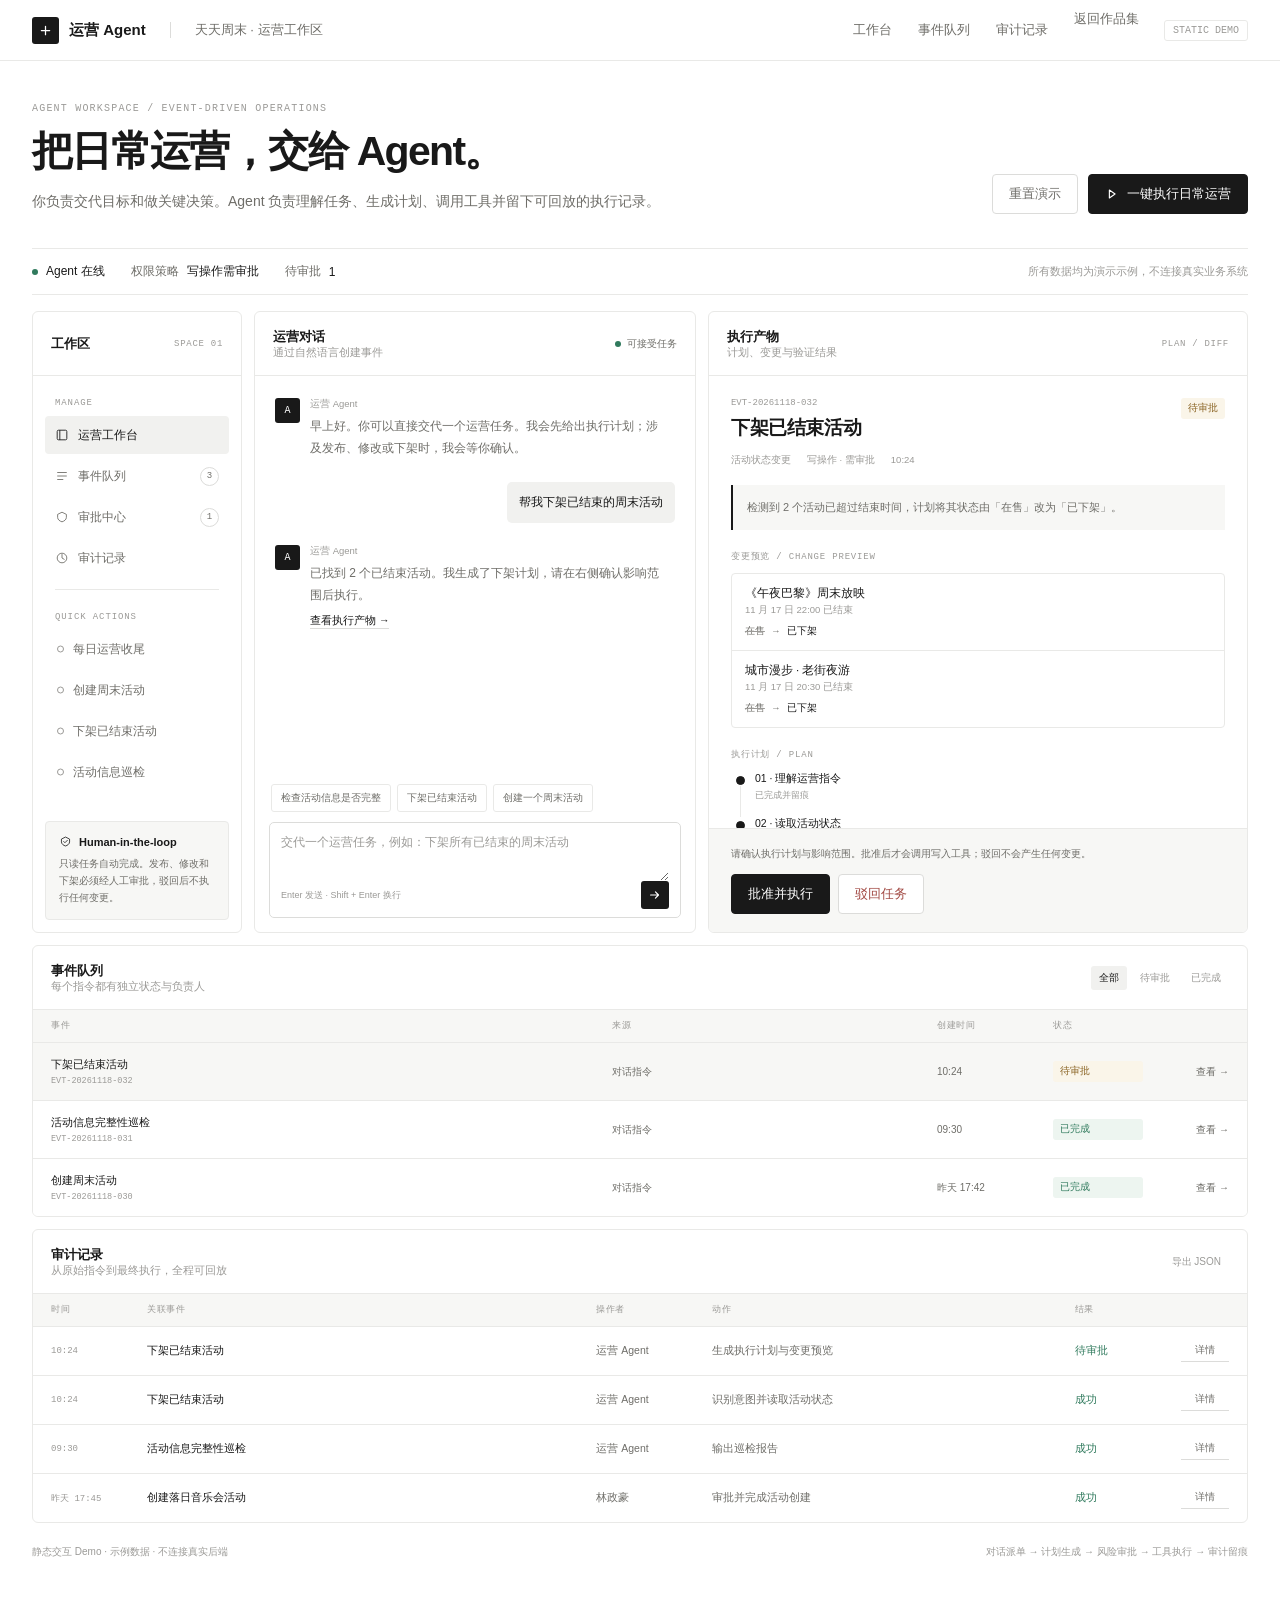
<file: projects/ecom-agent.html>
<!DOCTYPE html>
<html lang="zh-CN">
<head>
  <meta charset="UTF-8">
  <meta name="viewport" content="width=device-width, initial-scale=1.0">
  <meta name="description" content="电商运营 Agent 静态演示：通过对话创建事件，一键执行日常运营，人工审批关键变更，并保留完整审计记录。">
  <title>电商运营 Agent · 事件工作台</title>
  <link rel="icon" href="data:image/svg+xml,%3Csvg xmlns='http://www.w3.org/2000/svg' viewBox='0 0 20 20'%3E%3Crect width='20' height='20' rx='3' fill='%23191919'/%3E%3Cpath d='M5 10H15M10 5V15' stroke='%23fff' stroke-width='1.6' stroke-linecap='round'/%3E%3C/svg%3E">
  <style>
    :root {
      --ink: #191919;
      --ink-2: #6f6e69;
      --ink-3: #9b9a97;
      --line: #e9e9e7;
      --line-2: #dcdcda;
      --paper: #ffffff;
      --paper-2: #f7f7f5;
      --paper-3: #f1f1ef;
      --ok: #307a5d;
      --ok-bg: #edf5f0;
      --warn: #8a6424;
      --warn-bg: #faf5e9;
      --danger: #a24a44;
      --danger-bg: #fbefed;
      --font: ui-sans-serif, -apple-system, BlinkMacSystemFont, "Segoe UI", "PingFang SC", "HarmonyOS Sans SC", "Microsoft YaHei", sans-serif;
      --mono: ui-monospace, "SFMono-Regular", Consolas, monospace;
    }
    * { box-sizing: border-box; margin: 0; padding: 0; }
    [hidden] { display: none !important; }
    html { scroll-behavior: smooth; }
    body { min-height: 100%; font-family: var(--font); color: var(--ink); background: var(--paper); -webkit-font-smoothing: antialiased; }
    button, textarea { font: inherit; }
    button, a { -webkit-tap-highlight-color: transparent; }
    button { color: inherit; cursor: pointer; }
    a { color: inherit; text-decoration: none; }
    button:focus-visible, a:focus-visible, textarea:focus-visible { outline: 2px solid var(--ink); outline-offset: 3px; }
    .mono { font-family: var(--mono); }

    .topnav { position: sticky; top: 0; z-index: 30; background: rgba(255,255,255,.96); border-bottom: 1px solid var(--line); backdrop-filter: blur(12px); }
    .topnav-inner { max-width: 1440px; height: 60px; margin: 0 auto; padding: 0 32px; display: flex; align-items: center; gap: 24px; }
    .brand { display: flex; align-items: center; gap: 10px; flex-shrink: 0; }
    .brand-mark { width: 27px; height: 27px; border-radius: 3px; display: grid; place-items: center; background: var(--ink); color: #fff; }
    .brand-name { font-size: 15px; font-weight: 600; }
    .brand-divider { width: 1px; height: 16px; background: var(--line-2); }
    .workspace-name { font-size: 13px; color: var(--ink-2); }
    .nav { display: flex; align-items: center; gap: 4px; margin-left: auto; }
    .nav-item { min-height: 40px; padding: 0 11px; border: 0; background: none; color: var(--ink-2); font-size: 13px; }
    .nav-item:hover { color: var(--ink); }
    .demo-tag { margin-left: 10px; padding: 4px 8px; border: 1px solid var(--line); border-radius: 3px; color: var(--ink-3); font-family: var(--mono); font-size: 10px; white-space: nowrap; }

    .page { max-width: 1440px; margin: 0 auto; padding: 42px 32px 72px; }
    .hero { display: flex; justify-content: space-between; align-items: flex-end; gap: 32px; margin-bottom: 34px; }
    .eyebrow { margin-bottom: 12px; color: var(--ink-3); font-family: var(--mono); font-size: 10px; letter-spacing: .12em; text-transform: uppercase; }
    .hero h1 { font-size: clamp(30px, 3.2vw, 44px); line-height: 1.25; font-weight: 600; letter-spacing: -.04em; }
    .hero-sub { max-width: 650px; margin-top: 12px; color: var(--ink-2); font-size: 14px; line-height: 1.8; }
    .hero-actions { display: flex; gap: 10px; flex-shrink: 0; }
    .btn { min-height: 40px; padding: 0 16px; display: inline-flex; align-items: center; justify-content: center; gap: 8px; border: 1px solid var(--line-2); border-radius: 4px; background: var(--paper); font-size: 13px; font-weight: 500; transition: background .15s, border-color .15s; }
    .btn:hover { background: var(--paper-2); border-color: #c8c8c5; }
    .btn-dark { border-color: var(--ink); background: var(--ink); color: #fff; }
    .btn-dark:hover { border-color: #000; background: #000; }
    .btn-quiet { color: var(--ink-2); }
    .btn-danger { color: var(--danger); }
    .btn:disabled { opacity: .45; cursor: default; }

    .status-strip { display: flex; align-items: center; gap: 26px; padding: 14px 0; border-top: 1px solid var(--line); border-bottom: 1px solid var(--line); margin-bottom: 16px; }
    .status-item { display: flex; align-items: center; gap: 8px; color: var(--ink-2); font-size: 12px; }
    .status-item strong { color: var(--ink); font-weight: 500; }
    .status-dot { width: 6px; height: 6px; border-radius: 50%; background: var(--ok); }
    .status-spacer { flex: 1; }
    .status-note { color: var(--ink-3); font-size: 11px; }

    .workspace-grid { display: grid; grid-template-columns: 210px minmax(340px, .9fr) minmax(420px, 1.1fr); gap: 12px; align-items: stretch; }
    .module { min-width: 0; background: var(--paper); border: 1px solid var(--line); border-radius: 6px; overflow: hidden; }
    .module-head { min-height: 64px; padding: 15px 18px; display: flex; align-items: center; gap: 12px; border-bottom: 1px solid var(--line); }
    .module-title { font-size: 13px; font-weight: 600; }
    .module-sub { margin-top: 3px; color: var(--ink-3); font-size: 10.5px; }
    .module-head .module-sub { margin: 0 0 0 auto; }
    .module-kicker { margin-left: auto; color: var(--ink-3); font-family: var(--mono); font-size: 9px; letter-spacing: .08em; }

    .sidebar { display: flex; flex-direction: column; min-height: 620px; }
    .side-body { padding: 12px; }
    .side-label { padding: 10px 10px 8px; color: var(--ink-3); font-family: var(--mono); font-size: 9px; letter-spacing: .1em; }
    .side-nav { display: grid; gap: 3px; }
    .side-item { width: 100%; min-height: 38px; padding: 0 10px; display: flex; align-items: center; gap: 9px; border: 0; border-radius: 4px; background: transparent; color: var(--ink-2); font-size: 12px; text-align: left; }
    .side-item svg { flex-shrink: 0; }
    .side-item:hover { background: var(--paper-2); color: var(--ink); }
    .side-item.active { background: var(--paper-3); color: var(--ink); font-weight: 500; }
    .side-badge { min-width: 19px; height: 19px; margin-left: auto; padding: 0 5px; display: grid; place-items: center; border: 1px solid var(--line-2); border-radius: 10px; color: var(--ink-2); font-family: var(--mono); font-size: 9px; }
    .side-divider { height: 1px; margin: 12px 10px; background: var(--line); }
    .quick-item { position: relative; padding-left: 28px; }
    .quick-item::before { content: ""; position: absolute; left: 12px; top: 50%; width: 5px; height: 5px; border: 1px solid var(--ink-3); border-radius: 50%; transform: translateY(-50%); }
    .safety-card { margin: auto 12px 12px; padding: 13px; background: var(--paper-2); border: 1px solid var(--line); border-radius: 4px; }
    .safety-title { display: flex; align-items: center; gap: 7px; font-size: 11px; font-weight: 600; }
    .safety-card p { margin-top: 7px; color: var(--ink-2); font-size: 10px; line-height: 1.7; }

    .chat-module { min-height: 620px; display: flex; flex-direction: column; }
    .agent-state { margin-left: auto; display: flex; align-items: center; gap: 6px; color: var(--ink-2); font-size: 10px; }
    .messages { flex: 1; min-height: 0; max-height: 434px; overflow-y: auto; padding: 22px 20px; scrollbar-width: thin; scrollbar-color: var(--line-2) transparent; }
    .message { display: flex; gap: 10px; margin-bottom: 22px; animation: fade-up .25s ease both; }
    .message.user { justify-content: flex-end; }
    .avatar { width: 25px; height: 25px; flex-shrink: 0; display: grid; place-items: center; border-radius: 3px; background: var(--ink); color: #fff; font-family: var(--mono); font-size: 10px; }
    .message-body { max-width: 88%; }
    .message-meta { margin-bottom: 5px; color: var(--ink-3); font-size: 9.5px; }
    .message-text { color: var(--ink-2); font-size: 12px; line-height: 1.8; white-space: pre-wrap; }
    .message.user .message-body { max-width: 82%; padding: 10px 12px; border-radius: 5px; background: var(--paper-3); }
    .message.user .message-text { color: var(--ink); }
    .artifact-link { margin-top: 8px; padding: 0; border: 0; border-bottom: 1px solid var(--line-2); background: none; color: var(--ink); font-size: 10.5px; }
    .artifact-link:hover { border-color: var(--ink); }
    .typing { display: inline-flex; gap: 4px; padding: 5px 0; }
    .typing i { width: 4px; height: 4px; border-radius: 50%; background: var(--ink-3); animation: blink 1s infinite; }
    .typing i:nth-child(2) { animation-delay: .15s; }
    .typing i:nth-child(3) { animation-delay: .3s; }
    .suggestions { display: flex; gap: 6px; padding: 0 16px 10px; overflow-x: auto; }
    .suggestion { flex-shrink: 0; padding: 6px 9px; border: 1px solid var(--line); border-radius: 3px; background: var(--paper); color: var(--ink-2); font-size: 10px; }
    .suggestion:hover { border-color: var(--line-2); color: var(--ink); }
    .composer-wrap { padding: 0 14px 14px; }
    .composer { padding: 10px 11px 8px; border: 1px solid var(--line-2); border-radius: 5px; transition: border-color .15s; }
    .composer:focus-within { border-color: var(--ink-2); }
    .composer textarea { width: 100%; min-height: 48px; max-height: 110px; display: block; resize: vertical; border: 0; outline: 0; color: var(--ink); background: transparent; font-size: 12px; line-height: 1.6; }
    .composer textarea::placeholder { color: var(--ink-3); }
    .composer-foot { display: flex; align-items: center; justify-content: space-between; gap: 12px; }
    .composer-hint { color: var(--ink-3); font-size: 9px; }
    .send-btn { width: 28px; height: 28px; display: grid; place-items: center; border: 0; border-radius: 3px; background: var(--ink); color: #fff; }
    .send-btn:hover { background: #000; }

    .artifact-module { min-height: 620px; display: flex; flex-direction: column; }
    .artifact-body { flex: 1; min-height: 0; max-height: 556px; display: flex; flex-direction: column; overflow: hidden; }
    .artifact-scroll { flex: 1; min-height: 0; overflow-y: auto; padding: 22px; scrollbar-width: thin; scrollbar-color: var(--line-2) transparent; }
    .artifact-top { display: flex; align-items: flex-start; justify-content: space-between; gap: 14px; }
    .artifact-id { margin-bottom: 7px; color: var(--ink-3); font-family: var(--mono); font-size: 9px; }
    .artifact-title { font-size: 19px; line-height: 1.4; font-weight: 600; letter-spacing: -.02em; }
    .status-pill { flex-shrink: 0; padding: 4px 7px; border-radius: 3px; background: var(--paper-3); color: var(--ink-2); font-size: 9.5px; white-space: nowrap; }
    .status-pill.pending { background: var(--warn-bg); color: var(--warn); }
    .status-pill.done { background: var(--ok-bg); color: var(--ok); }
    .status-pill.rejected { background: var(--danger-bg); color: var(--danger); }
    .artifact-meta { display: flex; flex-wrap: wrap; gap: 7px 16px; margin-top: 12px; color: var(--ink-3); font-size: 9.5px; }
    .artifact-summary { margin: 18px 0; padding: 13px 14px; border-left: 2px solid var(--ink); background: var(--paper-2); color: var(--ink-2); font-size: 11px; line-height: 1.75; }
    .section-label { margin: 20px 0 10px; color: var(--ink-3); font-family: var(--mono); font-size: 9px; letter-spacing: .09em; }
    .change-list { border: 1px solid var(--line); border-radius: 4px; }
    .change-item { padding: 12px 13px; border-bottom: 1px solid var(--line); }
    .change-item:last-child { border-bottom: 0; }
    .change-name { font-size: 11.5px; font-weight: 500; }
    .change-meta { margin-top: 3px; color: var(--ink-3); font-size: 9.5px; }
    .change-diff { margin-top: 8px; display: flex; align-items: center; gap: 8px; color: var(--ink-2); font-family: var(--mono); font-size: 9.5px; }
    .diff-before { text-decoration: line-through; text-decoration-color: var(--ink-3); }
    .diff-after { color: var(--ink); }
    .steps { display: grid; }
    .step { position: relative; min-height: 43px; padding: 0 0 14px 24px; }
    .step::before { content: ""; position: absolute; left: 5px; top: 5px; width: 7px; height: 7px; border: 1px solid var(--line-2); border-radius: 50%; background: var(--paper); z-index: 1; }
    .step::after { content: ""; position: absolute; left: 9px; top: 15px; bottom: -1px; width: 1px; background: var(--line); }
    .step:last-child::after { display: none; }
    .step.done::before { border-color: var(--ink); background: var(--ink); }
    .step.current::before { border-color: var(--warn); background: var(--warn); box-shadow: 0 0 0 3px var(--warn-bg); }
    .step-name { font-size: 10.5px; line-height: 1.4; }
    .step-detail { margin-top: 3px; color: var(--ink-3); font-size: 9px; }
    .approval-box { flex-shrink: 0; padding: 16px 22px 18px; border-top: 1px solid var(--line); background: var(--paper-2); }
    .artifact-body > .result-box { flex-shrink: 0; margin: 0; padding: 16px 22px; border: 0; border-top: 1px solid var(--line); border-radius: 0; }
    .approval-note { margin-bottom: 12px; color: var(--ink-2); font-size: 10px; line-height: 1.7; }
    .approval-actions { display: flex; gap: 8px; }
    .result-box { margin-top: 18px; padding: 12px 13px; border: 1px solid var(--line); border-radius: 4px; color: var(--ink-2); background: var(--paper-2); font-size: 10.5px; line-height: 1.7; }
    .empty-state { padding: 70px 20px; color: var(--ink-3); font-size: 12px; text-align: center; }

    .queue-module, .audit-module { margin-top: 12px; scroll-margin-top: 76px; }
    .module-actions { margin-left: auto; display: flex; gap: 5px; }
    .filter-btn { padding: 5px 8px; border: 0; border-radius: 3px; background: transparent; color: var(--ink-3); font-size: 10px; }
    .filter-btn.active { background: var(--paper-3); color: var(--ink); }
    .table-head, .event-row { display: grid; grid-template-columns: minmax(230px, 1.5fr) minmax(140px, .85fr) 100px 90px 70px; gap: 16px; align-items: center; }
    .table-head { padding: 10px 18px; border-bottom: 1px solid var(--line); background: var(--paper-2); color: var(--ink-3); font-family: var(--mono); font-size: 8.5px; letter-spacing: .06em; }
    .event-row { width: 100%; padding: 14px 18px; border: 0; border-bottom: 1px solid var(--line); background: var(--paper); text-align: left; font-size: 11px; }
    .event-row:last-child { border-bottom: 0; }
    .event-row:hover, .event-row.selected { background: var(--paper-2); }
    .event-name { display: block; font-weight: 500; }
    .event-id { display: block; margin-top: 4px; color: var(--ink-3); font-family: var(--mono); font-size: 8.5px; }
    .event-source, .event-time { color: var(--ink-2); font-size: 10px; }
    .row-action { color: var(--ink-2); font-size: 10px; text-align: right; }
    .audit-head, .audit-row { grid-template-columns: 80px minmax(240px, 1.25fr) 100px minmax(180px, 1fr) 90px 48px; }
    .audit-row { display: grid; gap: 16px; align-items: center; padding: 13px 18px; border-bottom: 1px solid var(--line); font-size: 10.5px; }
    .audit-row:last-child { border-bottom: 0; }
    .audit-time { color: var(--ink-3); font-family: var(--mono); font-size: 9px; }
    .audit-event { overflow: hidden; text-overflow: ellipsis; white-space: nowrap; }
    .audit-actor, .audit-action { color: var(--ink-2); }
    .audit-result { color: var(--ok); }
    .audit-result.blocked { color: var(--danger); }
    .log-detail { padding: 4px 0; border: 0; border-bottom: 1px solid var(--line-2); background: none; color: var(--ink-2); font-size: 9.5px; }
    .log-detail:hover { color: var(--ink); border-color: var(--ink); }
    .table-empty { padding: 28px; color: var(--ink-3); font-size: 11px; text-align: center; }
    .footer-note { margin-top: 20px; display: flex; justify-content: space-between; gap: 20px; color: var(--ink-3); font-size: 10px; line-height: 1.7; }

    .toast { position: fixed; left: 50%; bottom: 24px; z-index: 60; max-width: calc(100vw - 32px); padding: 10px 15px; border: 1px solid var(--ink); border-radius: 4px; background: var(--ink); color: #fff; font-size: 11px; opacity: 0; pointer-events: none; transform: translate(-50%, 8px); transition: .2s; }
    .toast.show { opacity: 1; transform: translate(-50%, 0); }
    dialog { width: min(560px, calc(100vw - 32px)); padding: 0; border: 1px solid var(--line-2); border-radius: 6px; color: var(--ink); background: var(--paper); }
    dialog::backdrop { background: rgba(25,25,25,.28); backdrop-filter: blur(2px); }
    .dialog-head { padding: 18px 20px; display: flex; align-items: center; border-bottom: 1px solid var(--line); }
    .dialog-title { font-size: 14px; font-weight: 600; }
    .dialog-close { margin-left: auto; width: 30px; height: 30px; border: 0; background: none; color: var(--ink-2); font-size: 20px; }
    .dialog-body { padding: 20px; }
    .log-grid { display: grid; grid-template-columns: 110px 1fr; gap: 12px 18px; font-size: 11px; }
    .log-grid dt { color: var(--ink-3); }
    .log-grid dd { color: var(--ink-2); line-height: 1.65; word-break: break-word; }
    .log-payload { margin-top: 20px; padding: 14px; overflow-x: auto; border: 1px solid var(--line); border-radius: 4px; background: var(--paper-2); color: var(--ink-2); font-family: var(--mono); font-size: 9px; line-height: 1.8; white-space: pre-wrap; }

    @keyframes fade-up { from { opacity: 0; transform: translateY(5px); } to { opacity: 1; transform: none; } }
    @keyframes blink { 0%, 60%, 100% { opacity: .3; } 30% { opacity: 1; } }
    @media (max-width: 1120px) {
      .workspace-grid { grid-template-columns: 190px 1fr; }
      .artifact-module { grid-column: 1 / -1; min-height: auto; }
      .artifact-body { max-height: 620px; }
      .sidebar, .chat-module { min-height: 590px; }
      .messages { max-height: 410px; }
      .table-head, .event-row { grid-template-columns: minmax(220px, 1.4fr) minmax(120px, .8fr) 90px 80px 50px; gap: 10px; }
      .audit-head, .audit-row { grid-template-columns: 70px minmax(200px, 1.2fr) 80px minmax(150px, 1fr) 70px 40px; gap: 10px; }
    }
    @media (max-width: 760px) {
      .topnav-inner { height: 56px; padding: 0 16px; }
      .workspace-name, .brand-divider, .nav-item, .demo-tag { display: none; }
      .nav::after { content: "静态演示"; color: var(--ink-3); font-family: var(--mono); font-size: 9px; }
      .page { padding: 28px 16px 52px; }
      .hero { display: block; margin-bottom: 24px; }
      .hero-actions { margin-top: 20px; flex-wrap: wrap; }
      .status-strip { gap: 12px 20px; flex-wrap: wrap; }
      .status-spacer, .status-note { display: none; }
      .workspace-grid { grid-template-columns: 1fr; }
      .sidebar { min-height: auto; }
      .side-body { display: grid; grid-template-columns: 1fr 1fr; gap: 4px; }
      .side-label, .side-divider { display: none; }
      .safety-card { display: none; }
      .chat-module { min-height: 570px; }
      .artifact-module { grid-column: auto; }
      .artifact-scroll { padding: 18px; }
      .approval-box { padding: 16px 18px; }
      .table-head { display: none; }
      .event-row { grid-template-columns: 1fr auto; gap: 8px 12px; }
      .event-source { grid-column: 1; }
      .event-time { display: none; }
      .event-row .status-pill { grid-column: 2; grid-row: 1; }
      .row-action { grid-column: 2; grid-row: 2; }
      .audit-row { grid-template-columns: 62px 1fr auto; gap: 8px; }
      .audit-actor, .audit-action { display: none; }
      .audit-result { text-align: right; }
      .log-detail { grid-column: 3; }
      .footer-note { display: block; }
    }
  </style>
</head>
<body>
  <header class="topnav">
    <div class="topnav-inner">
      <a class="brand" href="../index.html#work-ecom" aria-label="返回作品集">
        <span class="brand-mark" aria-hidden="true">
          <svg width="15" height="15" viewBox="0 0 18 18" fill="none"><path d="M4 9H14M9 4V14" stroke="currentColor" stroke-width="1.5" stroke-linecap="round"/></svg>
        </span>
        <span class="brand-name">运营 Agent</span>
      </a>
      <span class="brand-divider"></span>
      <span class="workspace-name">天天周末 · 运营工作区</span>
      <nav class="nav" aria-label="页面导航">
        <button class="nav-item" data-scroll="workspace" type="button">工作台</button>
        <button class="nav-item" data-scroll="events" type="button">事件队列</button>
        <button class="nav-item" data-scroll="audit" type="button">审计记录</button>
        <a class="nav-item" href="../index.html#work-ecom">返回作品集</a>
        <span class="demo-tag">STATIC DEMO</span>
      </nav>
    </div>
  </header>

  <main class="page">
    <section class="hero">
      <div>
        <p class="eyebrow">Agent workspace / Event-driven operations</p>
        <h1>把日常运营，交给 Agent。</h1>
        <p class="hero-sub">你负责交代目标和做关键决策。Agent 负责理解任务、生成计划、调用工具并留下可回放的执行记录。</p>
      </div>
      <div class="hero-actions">
        <button class="btn btn-quiet" id="resetBtn" type="button">重置演示</button>
        <button class="btn btn-dark" data-task="daily" type="button">
          <svg width="14" height="14" viewBox="0 0 16 16" fill="none" aria-hidden="true"><path d="M5 3.5L11.5 8L5 12.5V3.5Z" stroke="currentColor" stroke-width="1.3" stroke-linejoin="round"/></svg>
          一键执行日常运营
        </button>
      </div>
    </section>

    <div class="status-strip">
      <span class="status-item"><span class="status-dot"></span><strong>Agent 在线</strong></span>
      <span class="status-item">权限策略 <strong>写操作需审批</strong></span>
      <span class="status-item">待审批 <strong id="stripPending">1</strong></span>
      <span class="status-spacer"></span>
      <span class="status-note">所有数据均为演示示例，不连接真实业务系统</span>
    </div>

    <div class="workspace-grid" id="workspace">
      <aside class="module sidebar">
        <div class="module-head"><span class="module-title">工作区</span><span class="module-kicker">SPACE 01</span></div>
        <div class="side-body">
          <p class="side-label">MANAGE</p>
          <div class="side-nav">
            <button class="side-item active" data-scroll="workspace" type="button">
              <svg width="14" height="14" viewBox="0 0 16 16" fill="none" aria-hidden="true"><rect x="2.5" y="2.5" width="11" height="11" rx="1.5" stroke="currentColor"/><path d="M5.5 2.5V13.5" stroke="currentColor"/></svg>
              运营工作台
            </button>
            <button class="side-item" data-scroll="events" type="button">
              <svg width="14" height="14" viewBox="0 0 16 16" fill="none" aria-hidden="true"><path d="M3 4H13M3 8H13M3 12H9" stroke="currentColor" stroke-linecap="round"/></svg>
              事件队列<span class="side-badge" id="queueCount">3</span>
            </button>
            <button class="side-item" data-scroll="events" data-filter="pending" type="button">
              <svg width="14" height="14" viewBox="0 0 16 16" fill="none" aria-hidden="true"><path d="M8 2.5L13 5V8.5C13 11 10.5 12.8 8 13.5C5.5 12.8 3 11 3 8.5V5L8 2.5Z" stroke="currentColor" stroke-linejoin="round"/></svg>
              审批中心<span class="side-badge" id="pendingCount">1</span>
            </button>
            <button class="side-item" data-scroll="audit" type="button">
              <svg width="14" height="14" viewBox="0 0 16 16" fill="none" aria-hidden="true"><path d="M8 4V8L10.5 9.5" stroke="currentColor" stroke-linecap="round"/><circle cx="8" cy="8" r="5.5" stroke="currentColor"/></svg>
              审计记录
            </button>
          </div>
          <div class="side-divider"></div>
          <p class="side-label">QUICK ACTIONS</p>
          <div class="side-nav">
            <button class="side-item quick-item" data-task="daily" type="button">每日运营收尾</button>
            <button class="side-item quick-item" data-task="create" type="button">创建周末活动</button>
            <button class="side-item quick-item" data-task="off" type="button">下架已结束活动</button>
            <button class="side-item quick-item" data-task="check" type="button">活动信息巡检</button>
          </div>
        </div>
        <div class="safety-card">
          <div class="safety-title">
            <svg width="13" height="13" viewBox="0 0 16 16" fill="none" aria-hidden="true"><path d="M8 2.5L13 5V8.5C13 11 10.5 12.8 8 13.5C5.5 12.8 3 11 3 8.5V5L8 2.5Z" stroke="currentColor"/><path d="M5.8 8L7.3 9.5L10.3 6.5" stroke="currentColor" stroke-linecap="round" stroke-linejoin="round"/></svg>
            Human-in-the-loop
          </div>
          <p>只读任务自动完成。发布、修改和下架必须经人工审批，驳回后不执行任何变更。</p>
        </div>
      </aside>

      <section class="module chat-module" aria-label="与运营 Agent 对话">
        <div class="module-head">
          <div><p class="module-title">运营对话</p><p class="module-sub">通过自然语言创建事件</p></div>
          <span class="agent-state"><span class="status-dot"></span>可接受任务</span>
        </div>
        <div class="messages" id="messages" aria-live="polite"></div>
        <div class="suggestions" aria-label="示例指令">
          <button class="suggestion" data-task="check" type="button">检查活动信息是否完整</button>
          <button class="suggestion" data-task="off" type="button">下架已结束活动</button>
          <button class="suggestion" data-task="create" type="button">创建一个周末活动</button>
        </div>
        <div class="composer-wrap">
          <form class="composer" id="chatForm">
            <label for="chatInput" hidden>给运营 Agent 下达任务</label>
            <textarea id="chatInput" placeholder="交代一个运营任务，例如：下架所有已结束的周末活动" required></textarea>
            <div class="composer-foot">
              <span class="composer-hint">Enter 发送 · Shift + Enter 换行</span>
              <button class="send-btn" type="submit" aria-label="发送指令">
                <svg width="14" height="14" viewBox="0 0 16 16" fill="none" aria-hidden="true"><path d="M3 8H12M8.5 4.5L12 8L8.5 11.5" stroke="currentColor" stroke-width="1.4" stroke-linecap="round" stroke-linejoin="round"/></svg>
              </button>
            </div>
          </form>
        </div>
      </section>

      <section class="module artifact-module" aria-label="事件执行产物">
        <div class="module-head">
          <div><p class="module-title">执行产物</p><p class="module-sub">计划、变更与验证结果</p></div>
          <span class="module-kicker">PLAN / DIFF</span>
        </div>
        <div class="artifact-body" id="artifactBody"></div>
      </section>
    </div>

    <section class="module queue-module" id="events">
      <div class="module-head">
        <div><p class="module-title">事件队列</p><p class="module-sub">每个指令都有独立状态与负责人</p></div>
        <div class="module-actions" role="group" aria-label="筛选事件">
          <button class="filter-btn active" data-event-filter="all" type="button">全部</button>
          <button class="filter-btn" data-event-filter="pending" type="button">待审批</button>
          <button class="filter-btn" data-event-filter="done" type="button">已完成</button>
        </div>
      </div>
      <div class="table-head"><span>事件</span><span>来源</span><span>创建时间</span><span>状态</span><span></span></div>
      <div id="eventList"></div>
    </section>

    <section class="module audit-module" id="audit">
      <div class="module-head">
        <div><p class="module-title">审计记录</p><p class="module-sub">从原始指令到最终执行，全程可回放</p></div>
        <div class="module-actions"><button class="filter-btn" id="exportBtn" type="button">导出 JSON</button></div>
      </div>
      <div class="table-head audit-head"><span>时间</span><span>关联事件</span><span>操作者</span><span>动作</span><span>结果</span><span></span></div>
      <div id="auditList"></div>
    </section>

    <footer class="footer-note">
      <span>静态交互 Demo · 示例数据 · 不连接真实后端</span>
      <span>对话派单 → 计划生成 → 风险审批 → 工具执行 → 审计留痕</span>
    </footer>
  </main>

  <dialog id="logDialog">
    <div class="dialog-head"><span class="dialog-title">审计详情</span><button class="dialog-close" id="dialogClose" type="button" aria-label="关闭">×</button></div>
    <div class="dialog-body">
      <dl class="log-grid" id="logMeta"></dl>
      <pre class="log-payload" id="logPayload"></pre>
    </div>
  </dialog>
  <div class="toast" id="toast" role="status"></div>

  <script>
    (function () {
      'use strict';

      const statusMap = {
        pending: '待审批',
        running: '执行中',
        done: '已完成',
        rejected: '已驳回'
      };

      const templates = {
        daily: {
          title: '每日运营巡检与收尾', type: '组合任务', risk: '含写操作 · 需审批',
          summary: '已完成 24 个活动巡检：信息完整 22 个，发现 2 个已结束活动。只读检查已完成，下架变更等待审批。',
          items: [
            { name: '《午夜巴黎》周末放映', meta: '11 月 17 日 22:00 已结束', from: '在售', to: '已下架' },
            { name: '城市漫步 · 老街夜游', meta: '11 月 17 日 20:30 已结束', from: '在售', to: '已下架' }
          ],
          steps: ['解析日常运营 SOP', '巡检活动信息', '生成变更计划', '人工审批', '执行并验证结果']
        },
        off: {
          title: '下架已结束活动', type: '活动状态变更', risk: '写操作 · 需审批',
          summary: '检测到 2 个活动已超过结束时间，计划将其状态由「在售」改为「已下架」。',
          items: [
            { name: '《午夜巴黎》周末放映', meta: '11 月 17 日 22:00 已结束', from: '在售', to: '已下架' },
            { name: '城市漫步 · 老街夜游', meta: '11 月 17 日 20:30 已结束', from: '在售', to: '已下架' }
          ],
          steps: ['理解运营指令', '读取活动状态', '匹配已结束活动', '人工审批', '执行并验证结果']
        },
        create: {
          title: '创建周末活动', type: '活动创建', risk: '写操作 · 需审批',
          summary: '已根据对话生成活动草稿，并完成必填字段检查。审批后创建活动，草稿与最终配置将一并留档。',
          items: [
            { name: '城市天台音乐会', meta: '11 月 21 日 19:30 · 深圳', from: '未创建', to: '活动草稿' },
            { name: '配置摘要', meta: '2 个票档 · 120 个名额 · 退票说明已补全', from: '无', to: '待创建' }
          ],
          steps: ['提取活动要素', '补齐必填字段', '生成活动草稿', '人工审批', '创建并验证页面']
        },
        check: {
          title: '活动信息完整性巡检', type: '只读检查', risk: '只读 · 自动执行', auto: true,
          summary: '扫描活动标题、时间、地点、票档与退票说明，不修改任何业务数据。',
          items: [
            { name: '落日音乐会', meta: '退票说明缺失', from: '待补全', to: '已生成建议' },
            { name: '其余 23 个活动', meta: '标题、时间、地点与票档完整', from: '检查中', to: '通过' }
          ],
          steps: ['读取巡检规则', '扫描 24 个活动', '定位缺失字段', '生成修复建议', '输出巡检报告']
        },
        update: {
          title: '更新活动信息', type: '内容变更', risk: '写操作 · 需审批',
          summary: '已生成信息补全计划，执行前可检查每项字段的原始内容与目标内容。',
          items: [
            { name: '落日音乐会', meta: '补全退票说明', from: '字段缺失', to: '已生成内容' },
            { name: '城市天台音乐会', meta: '更新活动地点', from: '待定', to: '深圳 · 天台剧场' }
          ],
          steps: ['识别变更对象', '读取原始内容', '生成字段差异', '人工审批', '更新并验证结果']
        }
      };

      let sequence = 32;
      let selectedId = 'EVT-20261118-032';
      let eventFilter = 'all';
      let thinking = false;
      let events = [];
      let messages = [];
      let logs = [];

      const messagesEl = document.getElementById('messages');
      const artifactBody = document.getElementById('artifactBody');
      const eventList = document.getElementById('eventList');
      const auditList = document.getElementById('auditList');
      const toast = document.getElementById('toast');

      function esc(value) {
        return String(value).replace(/[&<>'"]/g, function (char) {
          return { '&': '&amp;', '<': '&lt;', '>': '&gt;', "'": '&#39;', '"': '&quot;' }[char];
        });
      }

      function now() {
        return new Date().toLocaleTimeString('zh-CN', { hour: '2-digit', minute: '2-digit', hour12: false });
      }

      function clone(value) { return JSON.parse(JSON.stringify(value)); }

      function makeEvent(kind, instruction, fixedId) {
        const template = clone(templates[kind]);
        const id = fixedId || 'EVT-20261118-' + String(++sequence).padStart(3, '0');
        template.id = id;
        template.instruction = instruction;
        template.source = '对话指令';
        template.created = now();
        template.status = template.auto ? 'running' : 'pending';
        template.steps = template.steps.map(function (name, index) {
          return { name: name, state: template.auto ? (index < 2 ? 'done' : 'current') : (index < 3 ? 'done' : index === 3 ? 'current' : 'wait') };
        });
        return template;
      }

      function resetState() {
        events = [
          makeEvent('off', '帮我下架已结束的周末活动', 'EVT-20261118-032'),
          makeEvent('check', '检查本周末活动信息是否完整', 'EVT-20261118-031'),
          makeEvent('create', '创建落日音乐会活动', 'EVT-20261118-030')
        ];
        events[0].created = '10:24';
        events[1].created = '09:30';
        events[1].status = 'done';
        events[1].steps.forEach(function (step) { step.state = 'done'; });
        events[2].created = '昨天 17:42';
        events[2].status = 'done';
        events[2].steps.forEach(function (step) { step.state = 'done'; });
        messages = [
          { type: 'agent', text: '早上好。你可以直接交代一个运营任务。我会先给出执行计划；涉及发布、修改或下架时，我会等你确认。' },
          { type: 'user', text: '帮我下架已结束的周末活动' },
          { type: 'agent', text: '已找到 2 个已结束活动。我生成了下架计划，请在右侧确认影响范围后执行。', eventId: 'EVT-20261118-032' }
        ];
        logs = [
          { id: 'LOG-1048', time: '10:24', eventId: 'EVT-20261118-032', event: '下架已结束活动', actor: '运营 Agent', action: '生成执行计划与变更预览', result: '待审批', payload: { instruction: '帮我下架已结束的周末活动', matched: 2, policy: 'write_requires_approval', next: '等待人工审批' } },
          { id: 'LOG-1047', time: '10:24', eventId: 'EVT-20261118-032', event: '下架已结束活动', actor: '运营 Agent', action: '识别意图并读取活动状态', result: '成功', payload: { intent: 'event.offline', source: '对话指令', tools: ['event.search', 'event.read'] } },
          { id: 'LOG-1046', time: '09:30', eventId: 'EVT-20261118-031', event: '活动信息完整性巡检', actor: '运营 Agent', action: '输出巡检报告', result: '成功', payload: { scanned: 24, passed: 23, suggestions: 1, write_operation: false } },
          { id: 'LOG-1045', time: '昨天 17:45', eventId: 'EVT-20261118-030', event: '创建落日音乐会活动', actor: '林政豪', action: '审批并完成活动创建', result: '成功', payload: { approved_by: '林政豪', approved_at: '昨天 17:44', verification: '活动页面与配置一致' } }
        ];
        selectedId = 'EVT-20261118-032';
        eventFilter = 'all';
        thinking = false;
        renderAll();
      }

      function showToast(text) {
        toast.textContent = text;
        toast.classList.add('show');
        clearTimeout(showToast.timer);
        showToast.timer = setTimeout(function () { toast.classList.remove('show'); }, 2400);
      }

      function addLog(event, actor, action, result, payload) {
        logs.unshift({
          id: 'LOG-' + (1049 + logs.length), time: now(), eventId: event.id, event: event.title,
          actor: actor, action: action, result: result, payload: payload || {}
        });
      }

      function renderMessages() {
        messagesEl.innerHTML = '';
        messages.forEach(function (message) {
          const row = document.createElement('div');
          row.className = 'message ' + message.type;
          if (message.type === 'agent') {
            const avatar = document.createElement('span');
            avatar.className = 'avatar';
            avatar.textContent = 'A';
            row.appendChild(avatar);
          }
          const body = document.createElement('div');
          body.className = 'message-body';
          const meta = document.createElement('p');
          meta.className = 'message-meta';
          meta.textContent = message.type === 'agent' ? '运营 Agent' : '你';
          const text = document.createElement('p');
          text.className = 'message-text';
          text.textContent = message.text;
          if (message.type === 'agent') body.appendChild(meta);
          body.appendChild(text);
          if (message.eventId) {
            const link = document.createElement('button');
            link.type = 'button';
            link.className = 'artifact-link';
            link.dataset.openEvent = message.eventId;
            link.textContent = '查看执行产物 →';
            body.appendChild(link);
          }
          row.appendChild(body);
          messagesEl.appendChild(row);
        });
        if (thinking) {
          const row = document.createElement('div');
          row.className = 'message agent';
          row.innerHTML = '<span class="avatar">A</span><div class="message-body"><p class="message-meta">正在规划任务</p><span class="typing"><i></i><i></i><i></i></span></div>';
          messagesEl.appendChild(row);
        }
        messagesEl.scrollTop = messagesEl.scrollHeight;
      }

      function renderArtifact() {
        const event = events.find(function (item) { return item.id === selectedId; });
        if (!event) {
          artifactBody.innerHTML = '<div class="empty-state">从事件队列选择一条记录，<br>查看计划、变更与验证结果。</div>';
          return;
        }
        const items = event.items.map(function (item) {
          return '<div class="change-item"><p class="change-name">' + esc(item.name) + '</p><p class="change-meta">' + esc(item.meta) + '</p><div class="change-diff"><span class="diff-before">' + esc(item.from) + '</span><span>→</span><span class="diff-after">' + esc(item.to) + '</span></div></div>';
        }).join('');
        const steps = event.steps.map(function (step, index) {
          const detail = step.state === 'done' ? '已完成并留痕' : step.state === 'current' ? (event.status === 'pending' ? '等待人工决策' : '正在执行') : '等待前序步骤';
          return '<div class="step ' + step.state + '"><p class="step-name">' + String(index + 1).padStart(2, '0') + ' · ' + esc(step.name) + '</p><p class="step-detail">' + detail + '</p></div>';
        }).join('');
        let footer = '';
        if (event.status === 'pending') {
          footer = '<div class="approval-box"><p class="approval-note">请确认执行计划与影响范围。批准后才会调用写入工具；驳回不会产生任何变更。</p><div class="approval-actions"><button class="btn btn-dark" data-approve="' + esc(event.id) + '" type="button">批准并执行</button><button class="btn btn-danger" data-reject="' + esc(event.id) + '" type="button">驳回任务</button></div></div>';
        } else if (event.status === 'running') {
          footer = '<div class="result-box">Agent 正在调用工具并验证结果，执行过程会持续写入审计记录。</div>';
        } else if (event.status === 'done') {
          footer = '<div class="result-box">执行完成。计划、审批、工具结果与最终状态均已写入审计记录。</div>';
        } else {
          footer = '<div class="result-box">任务已驳回，未执行任何业务变更。决策与原因已留痕。</div>';
        }
        artifactBody.innerHTML =
          '<div class="artifact-scroll"><div class="artifact-top"><div><p class="artifact-id">' + esc(event.id) + '</p><h2 class="artifact-title">' + esc(event.title) + '</h2></div><span class="status-pill ' + event.status + '">' + statusMap[event.status] + '</span></div>' +
          '<div class="artifact-meta"><span>' + esc(event.type) + '</span><span>' + esc(event.risk) + '</span><span>' + esc(event.created) + '</span></div>' +
          '<p class="artifact-summary">' + esc(event.summary) + '</p>' +
          '<p class="section-label">变更预览 / CHANGE PREVIEW</p><div class="change-list">' + items + '</div>' +
          '<p class="section-label">执行计划 / PLAN</p><div class="steps">' + steps + '</div></div>' + footer;
      }

      function renderEvents() {
        const visible = events.filter(function (event) {
          return eventFilter === 'all' || (eventFilter === 'pending' ? event.status === 'pending' : event.status === 'done');
        });
        eventList.innerHTML = visible.length ? visible.map(function (event) {
          return '<button class="event-row' + (event.id === selectedId ? ' selected' : '') + '" data-event="' + esc(event.id) + '" type="button"><span><span class="event-name">' + esc(event.title) + '</span><span class="event-id">' + esc(event.id) + '</span></span><span class="event-source">' + esc(event.source) + '</span><span class="event-time">' + esc(event.created) + '</span><span class="status-pill ' + event.status + '">' + statusMap[event.status] + '</span><span class="row-action">查看 →</span></button>';
        }).join('') : '<div class="table-empty">当前筛选下暂无事件</div>';
        const pending = events.filter(function (event) { return event.status === 'pending'; }).length;
        document.getElementById('pendingCount').textContent = pending;
        document.getElementById('stripPending').textContent = pending;
        document.getElementById('queueCount').textContent = events.length;
        document.querySelectorAll('[data-event-filter]').forEach(function (button) {
          button.classList.toggle('active', button.dataset.eventFilter === eventFilter);
        });
      }

      function renderLogs() {
        auditList.innerHTML = logs.map(function (log) {
          return '<div class="audit-row"><span class="audit-time">' + esc(log.time) + '</span><span class="audit-event">' + esc(log.event) + '</span><span class="audit-actor">' + esc(log.actor) + '</span><span class="audit-action">' + esc(log.action) + '</span><span class="audit-result' + (log.result === '已驳回' ? ' blocked' : '') + '">' + esc(log.result) + '</span><button class="log-detail" data-log="' + esc(log.id) + '" type="button">详情</button></div>';
        }).join('');
      }

      function renderAll() {
        renderMessages();
        renderArtifact();
        renderEvents();
        renderLogs();
      }

      function openEvent(id, shouldScroll) {
        selectedId = id;
        renderArtifact();
        renderEvents();
        if (shouldScroll) document.querySelector('.artifact-module').scrollIntoView({ behavior: 'smooth', block: 'start' });
      }

      function startTask(kind, instruction) {
        if (thinking) { showToast('Agent 正在规划上一项任务'); return; }
        messages.push({ type: 'user', text: instruction });
        thinking = true;
        renderMessages();
        setTimeout(function () {
          const event = makeEvent(kind, instruction);
          events.unshift(event);
          selectedId = event.id;
          thinking = false;
          if (event.auto) {
            messages.push({ type: 'agent', text: '巡检已自动完成：24 个活动中 23 个通过，1 个缺少退票说明。未修改任何数据，报告已归档。', eventId: event.id });
            event.status = 'done';
            event.steps.forEach(function (step) { step.state = 'done'; });
            addLog(event, '运营 Agent', '完成只读巡检并输出报告', '成功', { scanned: 24, passed: 23, write_operation: false });
            showToast('巡检完成：发现 1 项待补全信息');
          } else {
            messages.push({ type: 'agent', text: '执行计划已生成。我完成了只读检查，变更内容已列在右侧；你批准后我才会继续执行。', eventId: event.id });
            addLog(event, '运营 Agent', '生成执行计划与变更预览', '待审批', { instruction: instruction, policy: 'write_requires_approval', plan_version: 'v1' });
            showToast('计划已生成，等待人工审批');
          }
          renderAll();
        }, 650);
      }

      function approve(id) {
        const event = events.find(function (item) { return item.id === id; });
        if (!event || event.status !== 'pending') return;
        event.status = 'running';
        event.steps.forEach(function (step, index) { step.state = index < event.steps.length - 1 ? 'done' : 'current'; });
        addLog(event, '林政豪', '批准执行计划', '已批准', { decision: 'approved', plan_version: 'v1', permission: 'event.write' });
        messages.push({ type: 'agent', text: '审批已通过，正在执行「' + event.title + '」。完成后我会核对结果并更新事件状态。', eventId: event.id });
        renderAll();
        setTimeout(function () {
          event.status = 'done';
          event.steps.forEach(function (step) { step.state = 'done'; });
          addLog(event, '运营 Agent', '调用工具执行并验证结果', '成功', { tool: 'event.write', result: 'verified', changes: event.items.length });
          messages.push({ type: 'agent', text: '「' + event.title + '」已执行完成，结果验证通过。完整记录已写入审计日志。', eventId: event.id });
          renderAll();
          showToast('执行完成，结果已留痕');
        }, 900);
      }

      function reject(id) {
        const event = events.find(function (item) { return item.id === id; });
        if (!event || event.status !== 'pending') return;
        event.status = 'rejected';
        event.steps.forEach(function (step) { if (step.state === 'current' || step.state === 'wait') step.state = 'wait'; });
        addLog(event, '林政豪', '驳回执行计划', '已驳回', { decision: 'rejected', write_operation: false });
        messages.push({ type: 'agent', text: '已驳回「' + event.title + '」，没有执行任何变更。你可以继续告诉我需要调整的地方。', eventId: event.id });
        renderAll();
        showToast('任务已驳回，未执行变更');
      }

      function showLog(id) {
        const log = logs.find(function (item) { return item.id === id; });
        if (!log) return;
        const fields = [
          ['记录编号', log.id], ['时间', log.time], ['关联事件', log.event + ' / ' + log.eventId],
          ['操作者', log.actor], ['动作', log.action], ['结果', log.result]
        ];
        const meta = document.getElementById('logMeta');
        meta.innerHTML = '';
        fields.forEach(function (field) {
          const dt = document.createElement('dt');
          const dd = document.createElement('dd');
          dt.textContent = field[0];
          dd.textContent = field[1];
          meta.appendChild(dt);
          meta.appendChild(dd);
        });
        document.getElementById('logPayload').textContent = JSON.stringify(log.payload, null, 2);
        document.getElementById('logDialog').showModal();
      }

      document.querySelectorAll('[data-task]').forEach(function (button) {
        button.addEventListener('click', function () {
          const labels = { daily: '执行今天的日常运营', off: '下架所有已结束的周末活动', create: '创建一个周末活动', check: '检查活动信息是否完整' };
          startTask(button.dataset.task, labels[button.dataset.task]);
        });
      });

      document.querySelectorAll('[data-scroll]').forEach(function (button) {
        button.addEventListener('click', function () {
          if (button.dataset.filter) {
            eventFilter = button.dataset.filter;
            renderEvents();
          }
          document.getElementById(button.dataset.scroll).scrollIntoView({ behavior: 'smooth', block: 'start' });
        });
      });

      document.querySelectorAll('[data-event-filter]').forEach(function (button) {
        button.addEventListener('click', function () { eventFilter = button.dataset.eventFilter; renderEvents(); });
      });

      document.getElementById('chatForm').addEventListener('submit', function (event) {
        event.preventDefault();
        const input = document.getElementById('chatInput');
        const text = input.value.trim();
        if (!text) return;
        input.value = '';
        if (/日常|收尾/.test(text)) startTask('daily', text);
        else if (/巡检|检查|核对/.test(text)) startTask('check', text);
        else if (/下架|结束/.test(text)) startTask('off', text);
        else if (/创建|上新|建品|新增/.test(text)) startTask('create', text);
        else if (/修改|更新|补全|改价/.test(text)) startTask('update', text);
        else {
          messages.push({ type: 'user', text: text });
          messages.push({ type: 'agent', text: '我可以处理活动上新、信息修改、下架和巡检。请补充操作对象与目标，例如「下架所有已结束活动」。' });
          renderMessages();
        }
      });

      document.getElementById('chatInput').addEventListener('keydown', function (event) {
        if (event.key === 'Enter' && !event.shiftKey) {
          event.preventDefault();
          document.getElementById('chatForm').requestSubmit();
        }
      });

      messagesEl.addEventListener('click', function (event) {
        const button = event.target.closest('[data-open-event]');
        if (button) openEvent(button.dataset.openEvent, true);
      });
      eventList.addEventListener('click', function (event) {
        const button = event.target.closest('[data-event]');
        if (button) openEvent(button.dataset.event, true);
      });
      artifactBody.addEventListener('click', function (event) {
        const approveBtn = event.target.closest('[data-approve]');
        const rejectBtn = event.target.closest('[data-reject]');
        if (approveBtn) approve(approveBtn.dataset.approve);
        if (rejectBtn) reject(rejectBtn.dataset.reject);
      });
      auditList.addEventListener('click', function (event) {
        const button = event.target.closest('[data-log]');
        if (button) showLog(button.dataset.log);
      });

      document.getElementById('dialogClose').addEventListener('click', function () { document.getElementById('logDialog').close(); });
      document.getElementById('logDialog').addEventListener('click', function (event) {
        if (event.target === this) this.close();
      });
      document.getElementById('resetBtn').addEventListener('click', function () { resetState(); showToast('演示已重置'); });
      document.getElementById('exportBtn').addEventListener('click', function () {
        const blob = new Blob([JSON.stringify({ demo: true, exported_at: new Date().toISOString(), logs: logs }, null, 2)], { type: 'application/json' });
        const url = URL.createObjectURL(blob);
        const link = document.createElement('a');
        link.href = url;
        link.download = 'ecom-agent-audit-demo.json';
        link.click();
        URL.revokeObjectURL(url);
        showToast('审计记录已导出');
      });

      resetState();
    })();
  </script>
</body>
</html>
</file>
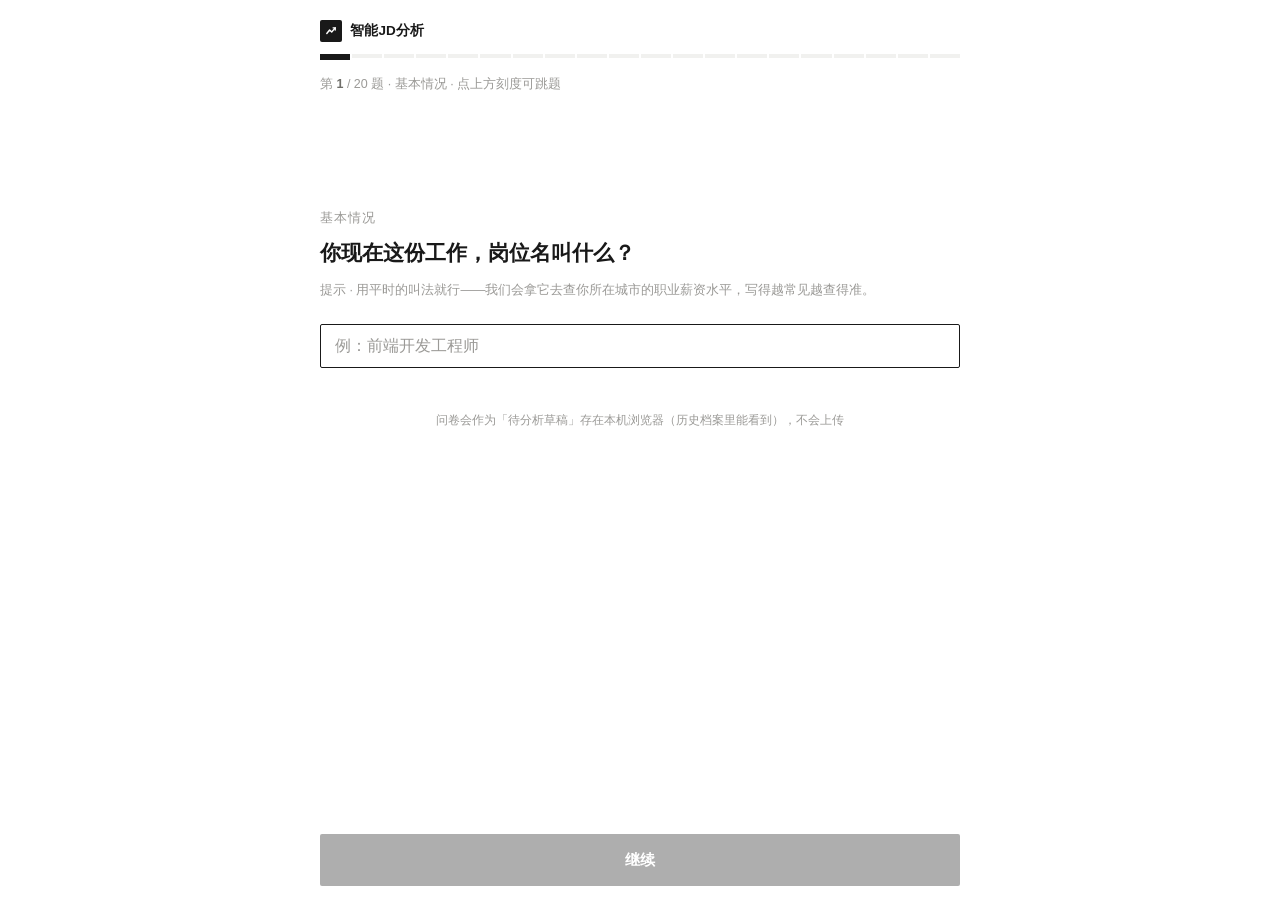
<file: projects/jd-analysis/_self_survey.html>
<!DOCTYPE html>
<html lang="zh-CN">
<head>
<meta charset="UTF-8">
<meta name="viewport" content="width=device-width, initial-scale=1.0, viewport-fit=cover">
<link rel="icon" href="data:,">
<title>自述档案问卷（测试页） · 智能JD分析</title>
<style>
  :root {
    --ink: #191919;
    --ink-2: #6f6e69;
    --ink-3: #9b9a97;
    --line: #e9e9e7;
    --line-2: #dcdcda;
    --paper: #fff;
    --paper-2: #f7f7f5;
    --paper-3: #f1f1ef;
    --ease: cubic-bezier(0.22, 1, 0.36, 1);
    --font: ui-sans-serif, -apple-system, BlinkMacSystemFont, "Segoe UI", "PingFang SC", "HarmonyOS Sans SC", "Microsoft YaHei", sans-serif;
  }
  * { box-sizing: border-box; }
  html, body { margin: 0; padding: 0; background: var(--paper); color: var(--ink); font-family: var(--font); }
  body { min-height: 100vh; display: flex; flex-direction: column; }
  button { font: inherit; color: inherit; }
  :focus-visible { outline: 2px solid var(--ink); outline-offset: 2px; }

  /* ---------- 顶部：可点击的分段进度条 + 题号 ---------- */
  .topbar { position: sticky; top: 0; z-index: 10; background: var(--paper); padding: 18px 24px 14px; }
  .topbar-inner { max-width: 640px; margin: 0 auto; }
  .topline { display: flex; align-items: center; justify-content: space-between; min-height: 26px; }
  .topline-left { display: flex; align-items: center; gap: 16px; }
  /* 问卷页左上角的品牌按钮：与 app 顶栏同一枚 logo，点它回首页 */
  .brand-btn { display: inline-flex; align-items: center; gap: 8px; border: 0; background: none; padding: 0; cursor: pointer; }
  .brand-btn:hover .brand-name { color: var(--ink); text-decoration: underline; text-underline-offset: 3px; }
  .brand-mark { width: 22px; height: 22px; border-radius: 2px; display: grid; place-items: center; background: var(--ink); }
  .brand-name { font-size: 13.5px; font-weight: 600; letter-spacing: 0.2px; color: var(--ink); }
  .back-btn {
    border: 0; background: none; padding: 2px 6px 2px 0; margin-left: -2px;
    font-size: 13.5px; color: var(--ink-2); cursor: pointer; visibility: hidden;
  }
  .back-btn.show { visibility: visible; }
  .back-btn:hover { color: var(--ink); }
  .skip-btn { border: 0; background: none; padding: 2px 0 2px 6px; font-size: 13.5px; color: var(--ink-3); cursor: pointer; visibility: hidden; }
  .skip-btn.show { visibility: visible; }
  .skip-btn:hover { color: var(--ink); }
  .progress-track { display: flex; gap: 2px; margin-top: 10px; }
  .seg {
    flex: 1; height: 16px; position: relative; border: 0; background: none; padding: 0; cursor: pointer;
  }
  .seg::after {
    content: ""; position: absolute; left: 0; right: 0; top: 0; height: 4px;
    background: var(--paper-3); transition: background 0.25s var(--ease), opacity 0.15s var(--ease);
  }
  .seg.done::after { background: var(--ink); }
  .seg.cur::after { background: var(--ink); height: 6px; }
  .seg:hover::after { opacity: 0.65; }
  .progress-label { margin-top: 6px; font-size: 12.5px; color: var(--ink-3); }
  .progress-label b { font-weight: 600; color: var(--ink-2); }
  .progress-label .jump-tip { color: var(--ink-3); }
  .progress-label .edit-tip { color: var(--ink-2); }

  /* ---------- 主舞台 ---------- */
  .main { flex: 1; padding: 24px 24px 120px; }
  .stage { max-width: 640px; margin: 0 auto; padding-top: 6vh; }
  .stage.enter { animation: rise 0.3s var(--ease); }
  @keyframes rise { from { opacity: 0; transform: translateY(12px); } to { opacity: 1; transform: none; } }
  .q-group { font-size: 12.5px; color: var(--ink-3); letter-spacing: 1px; margin-bottom: 10px; }
  .q-title { font-size: 21px; font-weight: 600; line-height: 1.5; margin: 0 0 10px; }
  .q-hint { font-size: 12.5px; line-height: 1.9; color: var(--ink-3); margin: 0 0 22px; }
  .q-detail-toggle {
    display: inline-block; border: 0; background: none; padding: 0; margin: -8px 0 20px;
    font-size: 12.5px; color: var(--ink-2); cursor: pointer; border-bottom: 1px solid var(--line-2);
  }
  .q-detail-toggle:hover { color: var(--ink); border-bottom-color: var(--ink); }
  .q-detail { display: none; font-size: 12.5px; line-height: 1.9; color: var(--ink-2); background: var(--paper-2); padding: 10px 14px; margin: -6px 0 20px; }
  .q-detail.show { display: block; }

  /* ---------- 选项 ---------- */
  .opts { display: flex; flex-direction: column; gap: 10px; }
  .opt {
    position: relative; display: flex; align-items: center; gap: 12px; width: 100%;
    min-height: 52px; padding: 8px 44px 8px 18px; text-align: left;
    background: var(--paper); border: 1px solid var(--line-2); border-radius: 2px;
    font-size: 15px; line-height: 1.55; cursor: pointer;
    transition: border-color 0.18s var(--ease), background 0.18s var(--ease);
  }
  .opt:hover { background: var(--paper-2); }
  .opt.on { border-color: var(--ink); }
  .opt.on::after {
    content: ""; position: absolute; right: 16px; top: 50%; width: 9px; height: 5px;
    border-left: 1.5px solid var(--ink); border-bottom: 1.5px solid var(--ink);
    transform: translateY(-70%) rotate(-45deg);
  }
  .opt .key { flex: 0 0 auto; font-size: 11.5px; color: var(--ink-3); min-width: 12px; }
  .opt.on .key { color: var(--ink); }
  .opt .txt { flex: 1; }

  .multi-count { margin-top: 12px; font-size: 12.5px; color: var(--ink-3); }
  .multi-count.full { color: var(--ink-2); }

  /* ---------- 输入类 ---------- */
  .input-wrap { display: flex; flex-direction: column; gap: 12px; }
  .text-input {
    width: 100%; font: inherit; font-size: 16px; padding: 12px 14px;
    border: 1px solid var(--line-2); border-radius: 2px; background: var(--paper); color: var(--ink);
  }
  .text-input:focus { border-color: var(--ink); outline: none; }
  .text-input::placeholder { color: var(--ink-3); }
  .chips { display: flex; flex-wrap: wrap; gap: 8px; }
  .chip {
    border: 1px solid var(--line-2); background: var(--paper); border-radius: 2px;
    min-height: 40px; padding: 7px 14px; font-size: 13.5px; color: var(--ink-2); cursor: pointer;
  }
  .chip:hover { background: var(--paper-2); color: var(--ink); }
  .chip.on { border-color: var(--ink); color: var(--ink); }
  .salary-row { display: flex; align-items: center; gap: 10px; }
  .salary-row .text-input { flex: 1; }
  .salary-unit { font-size: 14px; color: var(--ink-3); }
  .input-error { font-size: 12.5px; color: var(--ink); min-height: 18px; }

  /* ---------- 底部继续 ---------- */
  .footer {
    position: fixed; left: 0; right: 0; bottom: 0; background: var(--paper);
    padding: 14px 24px calc(14px + env(safe-area-inset-bottom));
  }
  .footer-inner { max-width: 640px; margin: 0 auto; }
  .btn-solid {
    width: 100%; min-height: 52px; border: 0; border-radius: 2px;
    background: var(--ink); color: #fff; font-size: 15px; font-weight: 600; cursor: pointer;
    transition: background 0.18s var(--ease), opacity 0.18s var(--ease);
  }
  .btn-solid:hover:not(:disabled) { background: #000; }
  .btn-solid:disabled { opacity: 0.35; cursor: default; }

  /* ---------- 完成页 ---------- */
  .done { max-width: 640px; margin: 0 auto; padding-top: 5vh; }
  .gate h1 { font-size: 24px; font-weight: 600; margin: 0 0 8px; }
  .gate .sub { font-size: 13px; line-height: 1.9; color: var(--ink-3); margin: 0 0 20px; }
  .gate-actions { display: flex; flex-direction: column; gap: 10px; max-width: 380px; margin-bottom: 8px; }
  .done h2 { font-size: 15px; font-weight: 600; margin: 34px 0 8px; }
  .done .sub2 { font-size: 12.5px; color: var(--ink-3); margin: 0 0 8px; }
  .sum-group { margin-bottom: 26px; }
  .sum-group h3 { font-size: 13px; font-weight: 600; color: var(--ink-2); letter-spacing: 1px; margin: 0 0 8px; border-bottom: 1px solid var(--line); padding-bottom: 6px; }
  .sum-row { display: flex; gap: 16px; padding: 7px 0; font-size: 14px; line-height: 1.7; }
  .sum-row .k { flex: 0 0 40%; color: var(--ink-3); }
  .sum-row .v { flex: 1; }
  .out-block { margin-top: 34px; border-top: 1px solid var(--line); padding-top: 24px; }
  .out-block h2 { font-size: 15px; font-weight: 600; margin: 0 0 6px; }
  .out-block .note { font-size: 12.5px; color: var(--ink-3); margin: 0 0 14px; }
  .out-actions { display: flex; flex-wrap: wrap; gap: 10px; margin-bottom: 16px; }
  .btn-outline {
    min-height: 52px; padding: 10px 18px; background: var(--paper);
    border: 1px solid var(--line-2); border-radius: 2px; font-size: 14px; cursor: pointer;
  }
  .btn-outline:hover { background: var(--paper-2); }
  .out-actions .btn-outline { min-height: 44px; }
  .text-out {
    display: none; white-space: pre-wrap; font-size: 13.5px; line-height: 1.9;
    color: var(--ink-2); background: var(--paper-2); padding: 16px 18px; border-radius: 2px;
  }
  .text-out.show { display: block; }
  .page-note { max-width: 640px; margin: 44px auto 0; padding: 0 24px 40px; font-size: 12px; color: var(--ink-3); }
  .page-note.center { text-align: center; }

  @media (max-width: 640px) {
    .topbar { padding: 14px 20px 12px; }
    .main { padding: 16px 20px 120px; }
    .stage { padding-top: 3vh; }
    .q-title { font-size: 19px; }
    .footer { padding-left: 20px; padding-right: 20px; }
    .page-note { padding-left: 20px; padding-right: 20px; }
  }
  @media (prefers-reduced-motion: reduce) {
    .stage.enter { animation: none; }
    .seg::after, .opt, .btn-solid { transition: none; }
  }
</style>
</head>
<body>

<header class="topbar">
  <div class="topbar-inner">
    <div class="topline">
      <div class="topline-left">
        <button class="brand-btn" id="btnBrand" type="button" title="回到首页">
          <span class="brand-mark" aria-hidden="true">
            <svg width="14" height="14" viewBox="0 0 20 20" fill="none">
              <path d="M4 13.5L8 8.5L11 11.5L16 5.5" stroke="white" stroke-width="2" stroke-linecap="round" stroke-linejoin="round"/>
              <path d="M13 5.5H16V8.5" stroke="white" stroke-width="2" stroke-linecap="round" stroke-linejoin="round"/>
            </svg>
          </span>
          <span class="brand-name">智能JD分析</span>
        </button>
        <button class="back-btn" id="btnBack" type="button">← 返回</button>
      </div>
      <button class="skip-btn" id="btnSkip" type="button">跳过这题</button>
    </div>
    <div class="progress-track" id="progressTrack" title="点某一小段，跳到那一题去改"></div>
    <p class="progress-label" id="progressLabel"></p>
  </div>
</header>

<main class="main">
  <div class="stage" id="stage"></div>

  <div class="done" id="doneView" hidden>
    <div class="gate">
      <h1>答完了！现在进行分析？</h1>
      <p class="sub">分析会按上面的信息跑一遍六维评分，出一份能和 JD 放在一起比较的档案；不着急也可以先存着，随时再开。</p>
      <div class="gate-actions">
        <button class="btn-solid" id="btnGoAnalyze" type="button">现在进行分析</button>
        <button class="btn-outline" id="btnSaveOnly" type="button">先不分析，存进历史档案</button>
      </div>
    </div>

    <h2>你答的内容</h2>
    <div id="summary"></div>

    <div class="out-block">
      <h2>自述档案文本（预览）</h2>
      <p class="note">这一段就是将来导入分析时系统读到的「档案正文」。</p>
      <div class="out-actions">
        <button class="btn-outline" id="btnGenText" type="button">生成自述档案文本</button>
        <button class="btn-outline" id="btnCopyText" type="button">复制文本</button>
        <button class="btn-outline" id="btnRestart" type="button">从头再来</button>
      </div>
      <div class="text-out" id="textOut"></div>
    </div>
  </div>

  <p class="page-note center">问卷会作为「待分析草稿」存在本机浏览器（历史档案里能看到），不会上传</p>
</main>

<footer class="footer" id="footer">
  <div class="footer-inner">
    <button class="btn-solid" id="btnNext" type="button" disabled>继续</button>
  </div>
</footer>

<script>
(function () {
  'use strict';

  /* ---------- 题库（顺序即题序；每题都能改变一个分数或图上位置） ---------- */
  var CITIES = ['北京', '上海', '广州', '深圳', '杭州', '成都', '南京', '武汉', '西安', '苏州',
    '天津', '重庆', '长沙', '郑州', '青岛', '合肥', '厦门', '福州', '济南', '东莞'];

  var QUESTIONS = [
    { id: 'title', group: '基本情况', type: 'text', label: '岗位名',
      q: '你现在这份工作，岗位名叫什么？',
      hint: '用平时的叫法就行——我们会拿它去查你所在城市的职业薪资水平，写得越常见越查得准。',
      placeholder: '例：前端开发工程师' },

    { id: 'city', group: '基本情况', type: 'city', label: '城市',
      q: '在哪个城市？',
      hint: '选你实际工作的城市（不是户籍地）——薪资刻度、性价比、发展潜力都按城市算；不在列表里的直接输入。',
      placeholder: '其他城市，直接输入' },

    { id: 'company', group: '基本情况', type: 'text', label: '公司', skip: true,
      q: '公司叫什么名字？',
      hint: '可以留空；填了能帮我们判断公司信息是否完整。',
      placeholder: '例：字节跳动（可留空）' },

    { id: 'companyType', group: '基本情况', type: 'multi', max: 2, label: '公司类型',
      q: '公司在哪几类？（最多选 2 个）',
      hint: '类别会重叠，比如「国企 + 上市」「外企 + 大厂」都可以都选——它帮我们判断「雇主能不能长期养人」。',
      options: ['政府 / 事业单位', '国企 / 央企', '外企', '上市公司或大厂', '中小民企', '初创（3 年内）', '其他 / 自由职业'] },

    { id: 'employType', group: '工作形式与稳定性', type: 'single', label: '用工性质',
      q: '这份工作是什么用工性质？',
      hint: '编制内最稳，正式合同次之，外包/派遣、项目制、兼职依次更差——这是稳定性里最重的一题。',
      options: ['编制内（公务员 / 事业编）', '正式合同（正职）', '外包 / 劳务派遣', '项目制 / 合同工', '兼职 / 实习', '其他'] },

    { id: 'companyTrend', group: '工作形式与稳定性', type: 'single', label: '经营状况',
      q: '公司现在的经营状况？',
      hint: '按你的感受选，没有对错。',
      options: ['明显在扩张', '稳步增长', '平稳', '增长乏力 / 略有下滑', '在收缩 / 裁员', '说不清'] },

    { id: 'rolePlace', group: '工作形式与稳定性', type: 'single', label: '岗位地位',
      q: '你的岗位属于？',
      hint: '同样是「非核心」，次级业务、配套支持和边缘补位，稳定性差很多。',
      options: ['核心业务主线岗', '次级业务 / 新业务岗', '支持 / 配套岗', '边缘或临时补位', '说不清'] },

    { id: 'tenure', group: '工作形式与稳定性', type: 'single', label: '能干多久',
      q: '这个岗位，一般人会干多久？',
      hint: '看同事的流动，不是看你自己的打算。',
      options: ['几个月就换人', '一两年', '能长期干下去', '说不清'] },

    { id: 'repetition', group: '工作形式与稳定性', type: 'single', label: '重复性占比',
      q: '你的工作里，重复性的活占多少？',
      hint: '整理资料、填表、查资料、套模板这类就算重复活——它决定这份工作会不会被 AI 替掉。',
      options: ['很少（不到 20%）', '一部分（约 20%–50%）', '一半以上（约 50%–80%）', '几乎都是（80% 以上）'] },

    { id: 'salary', group: '薪资', type: 'number', label: '月薪',
      q: '每月固定发多少？（税前）',
      hint: '按月不固定的（底薪+提成那种），填合同上的固定部分就行——浮动占多少，下一题会问。',
      chips: [[3000, '3k'], [5000, '5k'], [8000, '8k'], [12000, '12k'], [20000, '20k'], [30000, '30k'], [50000, '50k']] },

    { id: 'months', group: '薪资', type: 'single', label: '发薪月数',
      q: '一年发几个月工资？',
      hint: '16 薪按 16 算：月当量 = 月薪 × 月数 ÷ 12。',
      options: ['12 个月', '13 个月', '14 个月', '15 个月', '16 个月及以上', '不定'] },

    { id: 'floatShare', group: '薪资', type: 'single', label: '浮动占比',
      q: '你的月收入里，浮动部分（绩效 / 提成 / 奖金）大概占多少？',
      hint: '浮动越大，我们越按保守口径算分。',
      detail: '为什么问这个：固定为主就按你填的月薪算；浮动占比大，说明这个数不一定每月都拿得到，我们按更保守的区间下沿算分——宁可低估，也不把拿不准的钱算成你的收入。',
      options: ['几乎没有（固定为主）', '一小部分（不到 20%）', '一部分（20%–50%）', '一半以上', '说不清'] },

    { id: 'socialInsurance', group: '薪资', type: 'single', label: '社保公积金',
      q: '社保公积金怎么交？',
      hint: '拿不准就看一眼工资条。',
      options: ['足额缴纳（按实际工资）', '按最低基数缴', '只缴了其中一项（如只有社保没有公积金）', '没有缴 / 自己缴'] },

    { id: 'restType', group: '作息与假期', type: 'single', label: '每周怎么休',
      q: '每周怎么休？',
      hint: '这题权重高（休息占 25%）；排班制的，按平均每月实际能休几天选最接近的一档。',
      options: ['上四休三', '双休', '大小周', '单休（做六休一）', '月休 2–4 天', '轮班 / 排班不固定', '基本无休'] },

    { id: 'dailyHours', group: '作息与假期', type: 'single', label: '每日工时',
      q: '每天实际工作多久？',
      hint: '算上加班，不算午休和通勤；正好 8 小时选第一档。',
      options: ['8 小时以内', '8–9 小时', '9–10 小时', '10–12 小时', '12 小时以上'] },

    { id: 'overtime', group: '作息与假期', type: 'single', label: '加班频率',
      q: '加班多吗？',
      hint: '按最近三个月的常态选。',
      options: ['基本不加班', '偶尔（每月几天）', '经常（每周几次）', '几乎天天'] },

    { id: 'overtimePay', group: '作息与假期', type: 'single', label: '加班补偿',
      q: '加班有补偿吗？',
      hint: '有补偿的话，强度扣分会减半。',
      detail: '为什么问这个：有加班费或调休，说明额外的付出有对价；同样加班，有没有补偿在评分里不是一回事。',
      options: ['有加班费', '有调休', '两者都有', '都没有', '说不清'] },

    { id: 'annualLeave', group: '作息与假期', type: 'single', label: '年假',
      q: '一年带薪年假多少天？',
      hint: '不含法定节假日——双休但没年假，也会降档。',
      options: ['没有', '1–5 天', '6–10 天', '11–15 天', '16 天以上'] },

    { id: 'duties', group: '你在做什么', type: 'multi', max: 3, label: '主要工作内容',
      q: '你的主要工作内容？（最多选 3 个）',
      hint: '选最主要的三个，它帮我们判断这份工作被 AI 替代的风险。',
      options: ['写东西 / 文本', '数据与分析', '销售 / 拉客户', '主动拓客 / 开发客户（打电话、发邮件）',
        '客户服务', '代码 / 开发', '设计 / 创意', '运营 / 策划', '管理 / 带团队',
        '现场 / 外勤 / 体力', '行政 / 财务 / 法务', '其他（上面没有的）'] },

    { id: 'gaps', group: '你在做什么', type: 'multi', label: '够着干的要求',
      q: '这份工作里，有没有你在「够着干」的要求？',
      hint: '指要求比你现有的经历高（比如学历、证书还不够）——都说没有也可以。',
      exclusive: '没有',
      options: ['没有', '学历', '证书 / 资格', '经验年限'] },
  ];

  // 选项统一成对象：{ text, group }。group 用于「同组互斥」的多选（社保/公积金各自一档）
  QUESTIONS.forEach(function (qq) {
    if (qq.options) {
      qq.options = qq.options.map(function (o) {
        return typeof o === 'string' ? { text: o, group: null } : { text: o.text, group: o.group || null };
      });
    }
  });

  var TOTAL = QUESTIONS.length;
  var PENDING_KEY = 'ai-jd-self-pending-v1';

  var state = { index: 0, answers: {}, done: false, returnTo: null, pendingId: null };

  var $ = function (id) { return document.getElementById(id); };
  var stage = $('stage'), doneView = $('doneView'), summarEl = $('summary');
  var progressTrack = $('progressTrack'), progressLabel = $('progressLabel');
  var btnBack = $('btnBack'), btnSkip = $('btnSkip'), btnNext = $('btnNext');
  var footer = $('footer');

  /* ---------- 待分析草稿：存在本机，历史档案里能看到 ---------- */
  function readPending() {
    try { return JSON.parse(localStorage.getItem(PENDING_KEY) || '[]'); } catch (e) { return []; }
  }
  function writePending(arr) {
    try { localStorage.setItem(PENDING_KEY, JSON.stringify(arr.slice(0, 10))); } catch (e) { /* 隐私模式等，静默 */ }
  }
  function savePending() {
    var id = state.pendingId || ('self-' + Date.now());
    state.pendingId = id;
    var rec = {
      id: id,
      savedAt: Date.now(),
      answers: JSON.parse(JSON.stringify(state.answers)),
      // 摘要行：app 端的「成果预览」直接渲染这组 k/v，不用在 app 里重复一份题目元数据
      summaryRows: QUESTIONS.map(function (qq) {
        return { group: qq.group, k: qq.label || qq.q, v: answerText(qq) };
      }),
      text: selfText(),
      job: {
        title: state.answers.title || '',
        city: state.answers.city || '',
        company: state.answers.company || '',
        salary: typeof state.answers.salary === 'number' ? state.answers.salary : null,
      },
    };
    var arr = readPending().filter(function (r) { return r.id !== id; });
    arr.unshift(rec);
    writePending(arr);
    return id;
  }
  function resumePending(id) {
    var rec = readPending().filter(function (r) { return r.id === id; })[0];
    if (!rec) return false;
    state.answers = JSON.parse(JSON.stringify(rec.answers || {}));
    state.pendingId = id;
    return true;
  }

  /* ---------- 进度条＝跳题导航（每题一段，随时点回去改） ---------- */
  QUESTIONS.forEach(function (qq, i) {
    var seg = document.createElement('button');
    seg.type = 'button';
    seg.className = 'seg';
    seg.dataset.idx = i;
    seg.title = '第 ' + (i + 1) + ' 题 · ' + (qq.label || qq.q);
    seg.setAttribute('aria-label', seg.title);
    seg.addEventListener('click', function () { jumpTo(i); });
    progressTrack.appendChild(seg);
  });

  function jumpTo(i) {
    if (state.done || i === state.index) return;
    if (state.returnTo == null) state.returnTo = state.index;
    state.index = i;
    render();
    window.scrollTo(0, 0);
  }

  /* ---------- 工具 ---------- */
  function q() { return QUESTIONS[state.index]; }

  function canContinue() {
    var qq = q(); if (!qq) return false;
    var v = state.answers[qq.id];
    if (qq.skip) return true;
    if (qq.type === 'text' || qq.type === 'city') return typeof v === 'string' && v.trim().length > 0;
    if (qq.type === 'number') return typeof v === 'number' && v >= 500 && v <= 1000000;
    if (qq.type === 'single') return typeof v === 'string' && v.length > 0;
    if (qq.type === 'multi') return Array.isArray(v) && v.length > 0;
    return false;
  }

  function isAnswered(i) {
    var qq = QUESTIONS[i];
    var v = state.answers[qq.id];
    if (qq.skip && v === '') return true;
    return !!v && (!Array.isArray(v) || v.length > 0);
  }

  function el(tag, className, text) {
    var e = document.createElement(tag);
    if (className) e.className = className;
    if (text != null) e.textContent = text;
    return e;
  }

  /* ---------- 回答后只刷新局部状态：不重建 DOM、不重放切题动画（修掉闪动） ---------- */
  function syncAfterAnswer() {
    btnNext.disabled = !canContinue();
    paintProgress();
  }

  function paintProgress() {
    Array.prototype.forEach.call(progressTrack.children, function (seg, i) {
      seg.classList.toggle('done', isAnswered(i));
      seg.classList.toggle('cur', i === state.index);
    });
  }

  function optionButtons() {
    return stage.querySelectorAll('.opt');
  }

  function applySelection(qq, value) {
    state.answers[qq.id] = value;
    Array.prototype.forEach.call(optionButtons(), function (b) {
      b.classList.toggle('on', b.dataset.value === value);
    });
    syncAfterAnswer();
  }

  function applyMultiState(qq) {
    var cur = state.answers[qq.id] || [];
    Array.prototype.forEach.call(optionButtons(), function (b) {
      b.classList.toggle('on', cur.indexOf(b.dataset.value) >= 0);
    });
    var note = document.getElementById('multiNote');
    if (note) {
      note.textContent = multiNote(qq, cur);
      note.classList.toggle('full', !!(qq.max && cur.length >= qq.max));
    }
    syncAfterAnswer();
  }

  /* ---------- 渲染（只在切题时调用） ---------- */
  function render() {
    var qq = q();
    if (!qq) { showDone(); return; }

    paintProgress();
    var editTip = state.returnTo != null
      ? ' <span class="edit-tip">· 正在修改，答完回到第 ' + (state.returnTo + 1) + ' 题</span>'
      : ' <span class="jump-tip">· 点上方刻度可跳题</span>';
    progressLabel.innerHTML = '第 <b>' + (state.index + 1) + '</b> / ' + TOTAL + ' 题 · ' + qq.group + editTip;

    btnBack.textContent = state.returnTo != null ? '回到第 ' + (state.returnTo + 1) + ' 题' : '← 返回上一题';
    btnBack.classList.toggle('show', state.returnTo != null || state.index > 0);
    btnSkip.classList.toggle('show', !!qq.skip);

    stage.innerHTML = '';
    var box = el('div', 'stage-inner');
    box.appendChild(el('p', 'q-group', qq.group));
    box.appendChild(el('h1', 'q-title', qq.q));
    if (qq.hint) box.appendChild(el('p', 'q-hint', '提示 · ' + qq.hint));
    if (qq.detail) {
      var dt = el('button', 'q-detail-toggle', '为什么问这个');
      var dd = el('div', 'q-detail', qq.detail);
      dt.type = 'button';
      dt.addEventListener('click', function () { dd.classList.toggle('show'); });
      box.appendChild(dt);
      box.appendChild(dd);
    }

    if (qq.type === 'single') box.appendChild(renderOpts(qq, false));
    else if (qq.type === 'multi') box.appendChild(renderOpts(qq, true));
    else if (qq.type === 'text') box.appendChild(renderText(qq));
    else if (qq.type === 'city') box.appendChild(renderCity(qq));
    else if (qq.type === 'number') box.appendChild(renderNumber(qq));

    stage.appendChild(box);
    stage.classList.remove('enter');
    void stage.offsetWidth;
    stage.classList.add('enter');

    btnNext.disabled = !canContinue();
    if (state.returnTo != null) btnNext.textContent = '回到第 ' + (state.returnTo + 1) + ' 题';
    else btnNext.textContent = state.index === TOTAL - 1 ? '答完了，看结果' : '继续';
    var focusTarget = box.querySelector('.text-input');
    if (focusTarget && (qq.type === 'text' || qq.type === 'number')) focusTarget.focus();
  }

  function renderOpts(qq, isMulti) {
    var frag = document.createDocumentFragment();
    var wrap = el('div', 'opts');
    var cur = state.answers[qq.id];
    qq.options.forEach(function (opt, i) {
      var b = el('button', 'opt');
      b.type = 'button';
      b.dataset.idx = i;
      b.dataset.value = opt.text;
      if (i < 9) b.appendChild(el('span', 'key', String(i + 1)));
      b.appendChild(el('span', 'txt', opt.text));
      if (isMulti) {
        if (Array.isArray(cur) && cur.indexOf(opt.text) >= 0) b.classList.add('on');
        b.addEventListener('click', function () { toggleOption(qq, opt); });
      } else {
        if (cur === opt.text) b.classList.add('on');
        b.addEventListener('click', function () { applySelection(qq, opt.text); });
      }
      wrap.appendChild(b);
    });
    frag.appendChild(wrap);
    if (isMulti) {
      var act = state.answers[qq.id] || [];
      var note = el('p', 'multi-count', multiNote(qq, act));
      note.id = 'multiNote';
      if (qq.max && act.length >= qq.max) note.classList.add('full');
      frag.appendChild(note);
    }
    return frag;
  }

  function multiNote(qq, cur) {
    if (qq.max) return '已选 ' + cur.length + ' / ' + qq.max + (cur.length >= qq.max ? '（想换就点掉一个再选）' : '');
    return cur.length ? '已选 ' + cur.length + ' 项' : '可以多选';
  }

  function renderText(qq) {
    var wrap = el('div', 'input-wrap');
    var input = el('input', 'text-input');
    input.type = 'text';
    input.placeholder = qq.placeholder || '';
    input.value = state.answers[qq.id] || '';
    input.addEventListener('input', function () {
      state.answers[qq.id] = input.value;
      syncAfterAnswer();
    });
    input.addEventListener('keydown', function (e) {
      if (e.key === 'Enter' && canContinue()) { e.preventDefault(); next(); }
    });
    wrap.appendChild(input);
    return wrap;
  }

  function renderCity(qq) {
    var wrap = el('div', 'input-wrap');
    var chips = el('div', 'chips');
    var cur = state.answers[qq.id] || '';
    CITIES.forEach(function (c) {
      var b = el('button', 'chip', c);
      b.type = 'button';
      b.dataset.value = c;
      if (cur === c) b.classList.add('on');
      b.addEventListener('click', function () {
        state.answers[qq.id] = c;
        Array.prototype.forEach.call(chips.children, function (x) { x.classList.toggle('on', x.dataset.value === c); });
        input.value = '';
        syncAfterAnswer();
      });
      chips.appendChild(b);
    });
    wrap.appendChild(chips);
    var input = el('input', 'text-input');
    input.type = 'text';
    input.placeholder = qq.placeholder || '';
    if (cur && CITIES.indexOf(cur) < 0) input.value = cur;
    input.addEventListener('input', function () {
      state.answers[qq.id] = input.value;
      Array.prototype.forEach.call(chips.children, function (b) { b.classList.toggle('on', b.dataset.value === input.value); });
      syncAfterAnswer();
    });
    input.addEventListener('keydown', function (e) {
      if (e.key === 'Enter' && canContinue()) { e.preventDefault(); next(); }
    });
    wrap.appendChild(input);
    return wrap;
  }

  function renderNumber(qq) {
    var wrap = el('div', 'input-wrap');
    var row = el('div', 'salary-row');
    var input = el('input', 'text-input');
    input.type = 'text';
    input.inputMode = 'numeric';
    input.placeholder = '例：12000';
    if (typeof state.answers[qq.id] === 'number') input.value = String(state.answers[qq.id]);
    var unit = el('span', 'salary-unit', '元 / 月');
    row.appendChild(input);
    row.appendChild(unit);
    wrap.appendChild(row);

    var chips = el('div', 'chips');
    (qq.chips || []).forEach(function (pair) {
      var b = el('button', 'chip', pair[1]);
      b.type = 'button';
      if (state.answers[qq.id] === pair[0]) b.classList.add('on');
      b.addEventListener('click', function () {
        state.answers[qq.id] = pair[0];
        input.value = String(pair[0]);
        Array.prototype.forEach.call(chips.children, function (x) { x.classList.toggle('on', x.textContent === pair[1]); });
        syncAfterAnswer();
      });
      chips.appendChild(b);
    });
    wrap.appendChild(chips);

    var err = el('p', 'input-error', '');
    wrap.appendChild(err);
    input.addEventListener('input', function () {
      var digits = input.value.replace(/[^\d]/g, '');
      if (digits !== input.value) input.value = digits;
      var n = digits ? parseInt(digits, 10) : NaN;
      state.answers[qq.id] = digits ? n : '';
      var bad = digits && (n < 500 || n > 1000000);
      err.textContent = bad ? '这个数字是不是写错了？填 500 – 100 万之间的月薪。' : '';
      Array.prototype.forEach.call(chips.children, function (x) { x.classList.remove('on'); });
      syncAfterAnswer();
    });
    input.addEventListener('keydown', function (e) {
      if (e.key === 'Enter' && canContinue()) { e.preventDefault(); next(); }
    });
    return wrap;
  }

  /* ---------- 多选：组内互斥（社保/公积金各选一档）、上限、互斥项 ---------- */
  function toggleOption(qq, opt) {
    var cur = (state.answers[qq.id] || []).slice();
    var at = cur.indexOf(opt.text);
    if (at >= 0) cur.splice(at, 1);
    else {
      if (qq.exclusive && opt.text === qq.exclusive) cur = [];
      else if (qq.exclusive) cur = cur.filter(function (x) { return x !== qq.exclusive; });
      if (opt.group === 'none') {
        cur = [];
      } else {
        cur = cur.filter(function (x) {
          var o = qq.options.filter(function (z) { return z.text === x; })[0];
          if (!o) return true;
          if (o.group === 'none') return false;                       // 选了具体项，去掉「都没缴/自己缴」
          return !(opt.group && o.group === opt.group);               // 组内互斥
        });
      }
      if (qq.max && cur.length >= qq.max) return;
      cur.push(opt.text);
    }
    state.answers[qq.id] = cur;
    applyMultiState(qq);
  }

  /* ---------- 导航 ---------- */
  function next() {
    if (!canContinue() && !(q() && q().skip)) return;
    if (state.returnTo != null) {
      var back = state.returnTo;
      state.returnTo = null;
      state.index = back;
      render();
      window.scrollTo(0, 0);
      return;
    }
    if (state.index >= TOTAL - 1) { showDone(); return; }
    state.index += 1;
    render();
    window.scrollTo(0, 0);
  }

  function goBack() {
    if (state.returnTo != null) {
      state.index = state.returnTo;
      state.returnTo = null;
      render();
      window.scrollTo(0, 0);
      return;
    }
    if (state.index <= 0) return;
    state.index -= 1;
    render();
    window.scrollTo(0, 0);
  }

  function skip() {
    var qq = q();
    if (!qq || !qq.skip) return;
    state.answers[qq.id] = '';
    next();
  }

  btnNext.addEventListener('click', next);
  // 左上角品牌按钮＝回应用首页
  $('btnBrand').addEventListener('click', function () { window.location.href = '/'; });
  btnBack.addEventListener('click', goBack);
  btnSkip.addEventListener('click', skip);

  document.addEventListener('keydown', function (e) {
    if (state.done) return;
    var t = e.target;
    var typing = t && (t.tagName === 'INPUT' || t.tagName === 'TEXTAREA');
    if (e.key === 'Enter') { if (canContinue()) { e.preventDefault(); next(); } return; }
    if (typing) return;
    if (/^[1-9]$/.test(e.key)) {
      var qq = q();
      var i = parseInt(e.key, 10) - 1;
      if (qq && qq.type === 'city') {
        if (i < CITIES.length) { e.preventDefault(); pickCity(qq, CITIES[i]); }
        return;
      }
      if (qq && qq.options && i < qq.options.length) {
        e.preventDefault();
        if (qq.type === 'single') applySelection(qq, qq.options[i].text);
        else toggleOption(qq, qq.options[i]);
      }
      return;
    }
    if (e.key === 'Backspace' || e.key === 'ArrowLeft') { e.preventDefault(); goBack(); }
  });

  function pickCity(qq, c) {
    state.answers[qq.id] = c;
    var chips = stage.querySelectorAll('.chip');
    Array.prototype.forEach.call(chips, function (x) { x.classList.toggle('on', x.dataset.value === c); });
    var input = stage.querySelector('.text-input');
    if (input) input.value = '';
    syncAfterAnswer();
  }

  /* ---------- 完成页 ---------- */
  function answerText(qq) {
    var v = state.answers[qq.id];
    if (qq.type === 'number') return (typeof v === 'number' && v > 0) ? (kfmtYuan(v) + 'K/月') : '未填';
    if (Array.isArray(v)) return v.length ? v.join('、') : '未填';
    if (v == null || v === '') return qq.skip ? '未填（跳过）' : '未填';
    return String(v);
  }

  function showDone() {
    state.done = true;
    state.returnTo = null;
    stage.hidden = true;
    footer.hidden = true;
    btnBack.classList.remove('show');
    btnSkip.classList.remove('show');
    Array.prototype.forEach.call(progressTrack.children, function (seg) {
      seg.classList.remove('cur');
      seg.classList.add('done');
    });
    progressLabel.innerHTML = '<b>' + TOTAL + '</b> / ' + TOTAL + ' 题 · 已完成';

    summarEl.innerHTML = '';
    var groups = [];
    QUESTIONS.forEach(function (qq) {
      var g = groups.filter(function (x) { return x.name === qq.group; })[0];
      if (!g) { g = { name: qq.group, items: [] }; groups.push(g); }
      g.items.push(qq);
    });
    groups.forEach(function (g) {
      var box = el('div', 'sum-group');
      box.appendChild(el('h3', null, g.name));
      g.items.forEach(function (qq) {
        var row = el('div', 'sum-row');
        row.appendChild(el('span', 'k', qq.label || qq.q));
        row.appendChild(el('span', 'v', answerText(qq)));
        box.appendChild(row);
      });
      summarEl.appendChild(box);
    });

    doneView.hidden = false;
    window.scrollTo(0, 0);
  }

  function a(id) { return state.answers[id]; }

  // 月薪统一成 K（22000 → 22K，8500 → 8.5K）——自述文本里薪资一律「XK × 月数」的写法
  function kfmtYuan(v) {
    var k = Number(v) / 1000;
    if (!isFinite(k) || k <= 0) return '';
    return Number.isInteger(k) ? String(k) : k.toFixed(1);
  }

  function selfText() {
    var lines = [];
    var head = a('title') || '（未填岗位）';
    if (a('city')) head += ' · ' + a('city');
    var typeArr = a('companyType') || [];
    lines.push('【自述档案（用户自述，非 JD 原文）】');
    lines.push('岗位：' + head);
    if (a('company')) lines.push('公司：' + a('company') + '（' + (typeArr.length ? typeArr.join('、') : '未填') + '）');
    else lines.push('公司：未填（' + (typeArr.length ? typeArr.join('、') : '未填') + '）');
    lines.push('用工：' + (a('employType') || '未填') + ' · 岗位地位：' + (a('rolePlace') || '未填') + ' · 经营状况：' + (a('companyTrend') || '未填'));
    var k = typeof a('salary') === 'number' ? kfmtYuan(a('salary')) : '';
    lines.push('薪资：' + (k ? k + 'K' : '未填')
      + ' × ' + (a('months') || '未填') + ' · 浮动占比：' + (a('floatShare') || '未填'));
    lines.push('社保公积金：' + (a('socialInsurance') || '未填'));
    lines.push('作息：' + (a('restType') || '未填') + ' · 每天 ' + (a('dailyHours') || '未填')
      + ' · 加班：' + (a('overtime') || '未填') + '（' + (a('overtimePay') || '未填') + '） · 年假：' + (a('annualLeave') || '未填'));
    lines.push('稳定性：一般人干 ' + (a('tenure') || '未填') + ' · 重复性工作 ' + (a('repetition') || '未填'));
    var duties = a('duties') || [];
    lines.push('主要工作内容：' + (duties.length ? duties.join('、') : '未填'));
    var gaps = a('gaps') || [];
    lines.push('够着干的要求：' + (gaps.length ? gaps.join('、') : '未填'));
    return lines.join('\n');
  }

  /* ---------- 完成页两个出口：现在分析 / 先存着 ---------- */
  $('btnGoAnalyze').addEventListener('click', function () {
    var id = savePending();
    window.location.href = '/?self=' + encodeURIComponent(id) + '&go=1';
  });

  $('btnSaveOnly').addEventListener('click', function () {
    var id = savePending();
    window.location.href = '/?self=' + encodeURIComponent(id) + '&saved=1';
  });

  $('btnGenText').addEventListener('click', function () {
    var out = $('textOut');
    out.textContent = selfText();
    out.classList.add('show');
  });

  // 一键复制自述档案文本（复制的同时把它显示出来，让用户看到复制了什么）
  $('btnCopyText').addEventListener('click', function () {
    var btn = $('btnCopyText');
    var text = selfText();
    var out = $('textOut');
    out.textContent = text;
    out.classList.add('show');
    var ok = function () { btn.textContent = '已复制 ✓'; setTimeout(function () { btn.textContent = '复制文本'; }, 1600); };
    if (navigator.clipboard && navigator.clipboard.writeText) {
      navigator.clipboard.writeText(text).then(ok, function () { fallbackCopy(text, ok); });
    } else fallbackCopy(text, ok);
  });

  function fallbackCopy(text, ok) {
    var ta = document.createElement('textarea');
    ta.value = text;
    document.body.appendChild(ta);
    ta.select();
    try { document.execCommand('copy'); ok(); } catch (e) { /* 测试页，复制失败就只显示 */ }
    document.body.removeChild(ta);
  }

  $('btnRestart').addEventListener('click', function () {
    state = { index: 0, answers: {}, done: false, returnTo: null, pendingId: null };
    doneView.hidden = true;
    stage.hidden = false;
    footer.hidden = false;
    $('textOut').classList.remove('show');
    render();
    window.scrollTo(0, 0);
  });

  /* ---------- 启动：支持 ?resume=<id> 从历史草稿回来继续改 ---------- */
  var resumeId = new URLSearchParams(window.location.search).get('resume');
  if (resumeId) resumePending(resumeId);
  render();
})();
</script>
</body>
</html>
</file>
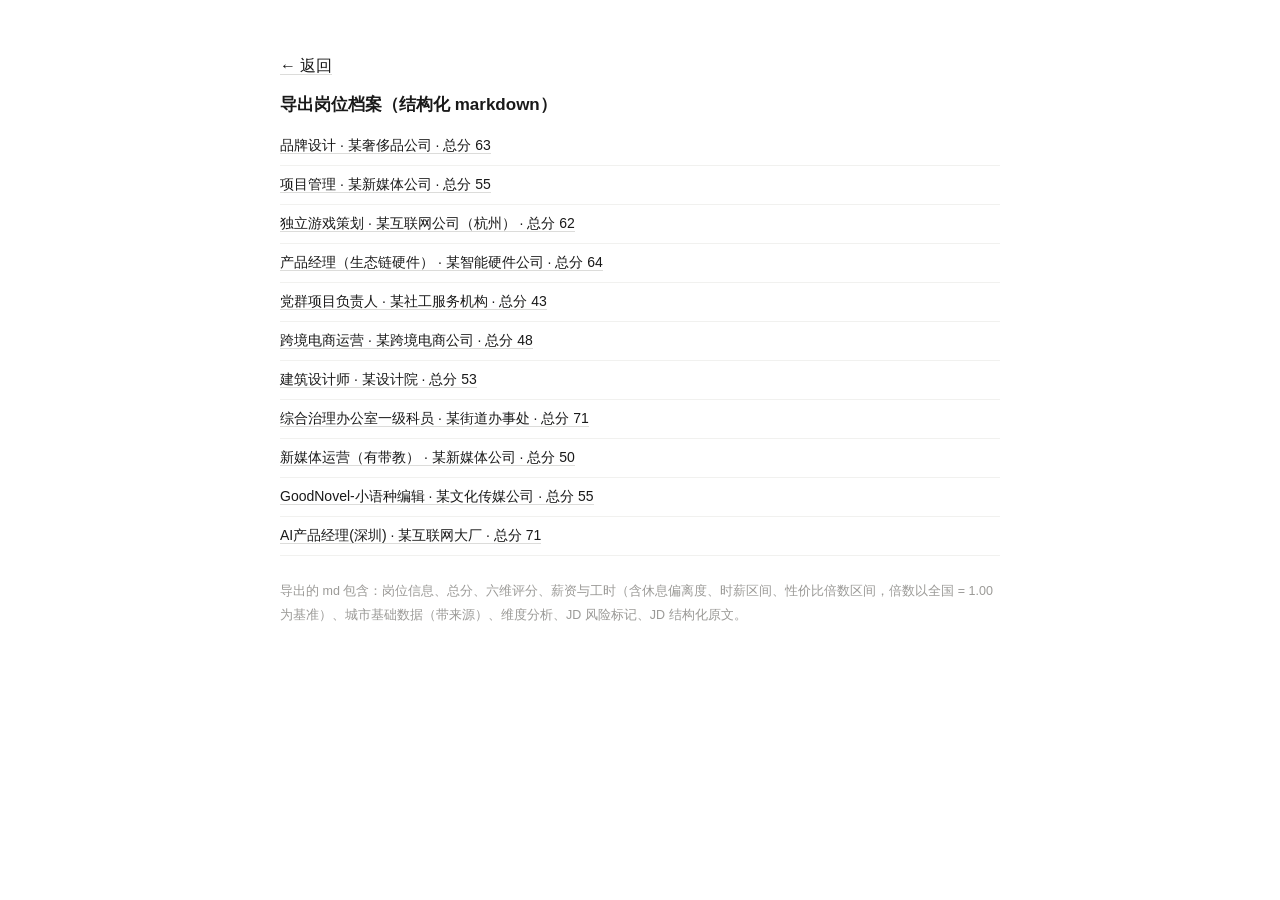
<file: projects/jd-analysis/export.html>
<!doctype html>
<html lang="zh-CN">
<head>
<meta charset="utf-8">
<meta name="viewport" content="width=device-width, initial-scale=1">
<title>导出岗位档案</title>
<style>
  body { font-family: ui-sans-serif, -apple-system, "PingFang SC", "Microsoft YaHei", sans-serif;
         max-width: 720px; margin: 0 auto; padding: 40px 20px 80px; color: #191919; }
  a { color: #191919; text-decoration: none; border-bottom: 1px solid #dcdcda; }
  a:hover { border-bottom-color: #191919; }
  h1 { font-size: 17px; }
  p.item { padding: 10px 0; border-bottom: 1px solid #f1f1ef; margin: 0; font-size: 14px; }
  .note { margin-top: 24px; font-size: 12.5px; line-height: 1.9; color: #9b9a97; }
  #out { font-size: 13px; color: #6f6e69; }
</style>
</head>
<body>
<p><a href="../../index.html">← 返回</a></p>
<h1>导出岗位档案（结构化 markdown）</h1>
<div id="list"></div>
<p id="out"></p>
<p class="note">导出的 md 包含：岗位信息、总分、六维评分、薪资与工时（含休息偏离度、时薪区间、性价比倍数区间，倍数以全国 = 1.00 为基准）、城市基础数据（带来源）、维度分析、JD 风险标记、JD 结构化原文。</p>
<script src="score.js"></script>
<script src="archive.js"></script>
<!-- 使用记录：导出这一页也算一次浏览，导出动作记一条 export_backup（失败静默，不影响下载） -->
<script src="track.js"></script>
<script>
const list = JSON.parse(localStorage.getItem('ai-jd-history-v1') || '[]');
const params = new URLSearchParams(location.search);
const idx = params.has('i') ? Number(params.get('i')) : -1;
const out = document.getElementById('out');
if (window.Track) window.Track.view('export');
if (idx >= 0 && list[idx]) {
  const rec = list[idx];
  const md = window.buildArchiveMd(rec);
  const blob = new Blob([md], { type: 'text/markdown;charset=utf-8' });
  const a = document.createElement('a');
  a.href = URL.createObjectURL(blob);
  a.download = '岗位档案-' + String((rec.job && rec.job.title) || 'record').replace(/[\\/:*?"<>|\s]/g, '_') + '.md';
  document.body.appendChild(a);
  a.click();
  out.textContent = '已生成并下载：' + a.download + '（' + md.length + ' 字）';
  if (window.Track) window.Track.event('export_backup', { title: String((rec.job && rec.job.title) || ''), size: md.length });
} else {
  const host = document.getElementById('list');
  if (!list.length) { host.textContent = '还没有档案。'; }
  list.forEach((r, i) => {
    const p = document.createElement('p');
    p.className = 'item';
    const a = document.createElement('a');
    a.href = '/export.html?i=' + i;
    a.textContent = `${(r.job && r.job.title) || '未命名岗位'} · ${(r.job && r.job.company) || '—'} · 总分 ${r.overall}`;
    p.appendChild(a);
    host.appendChild(p);
  });
}
</script>
</body>
</html>
</file>
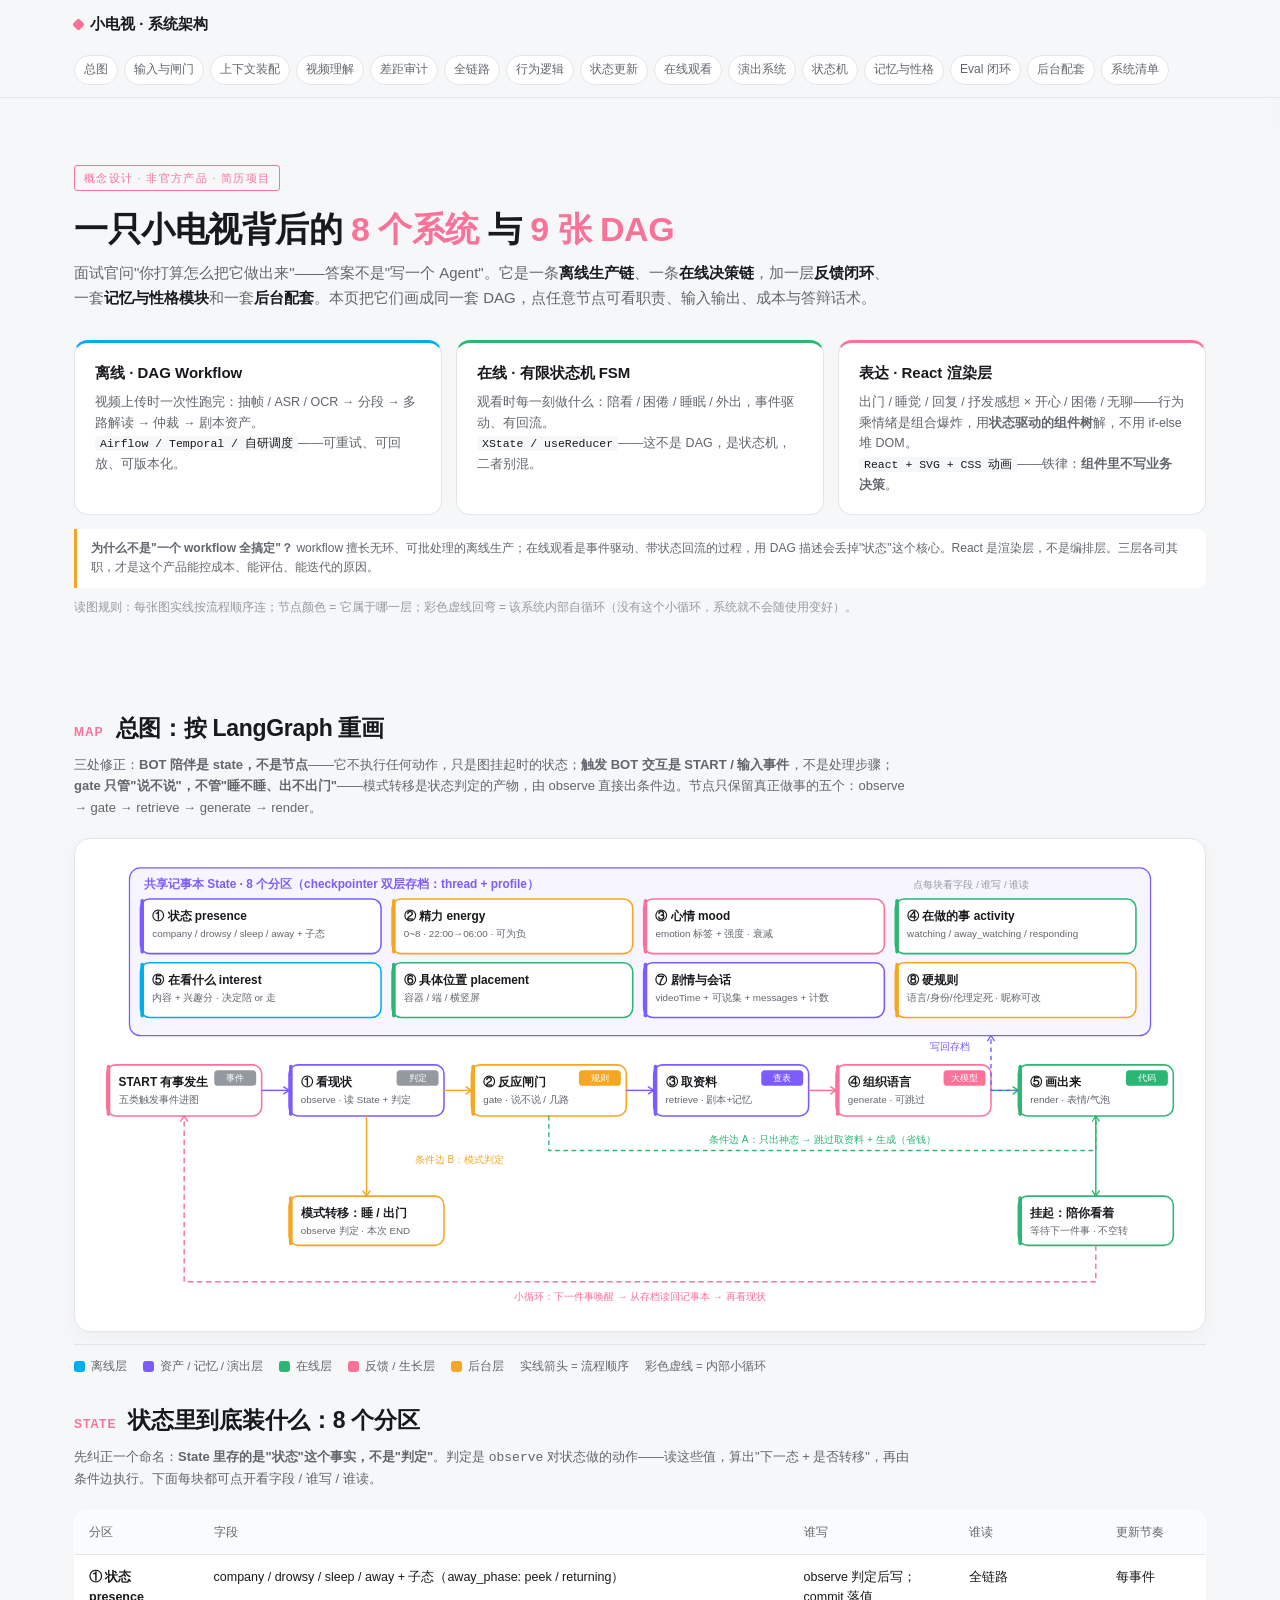
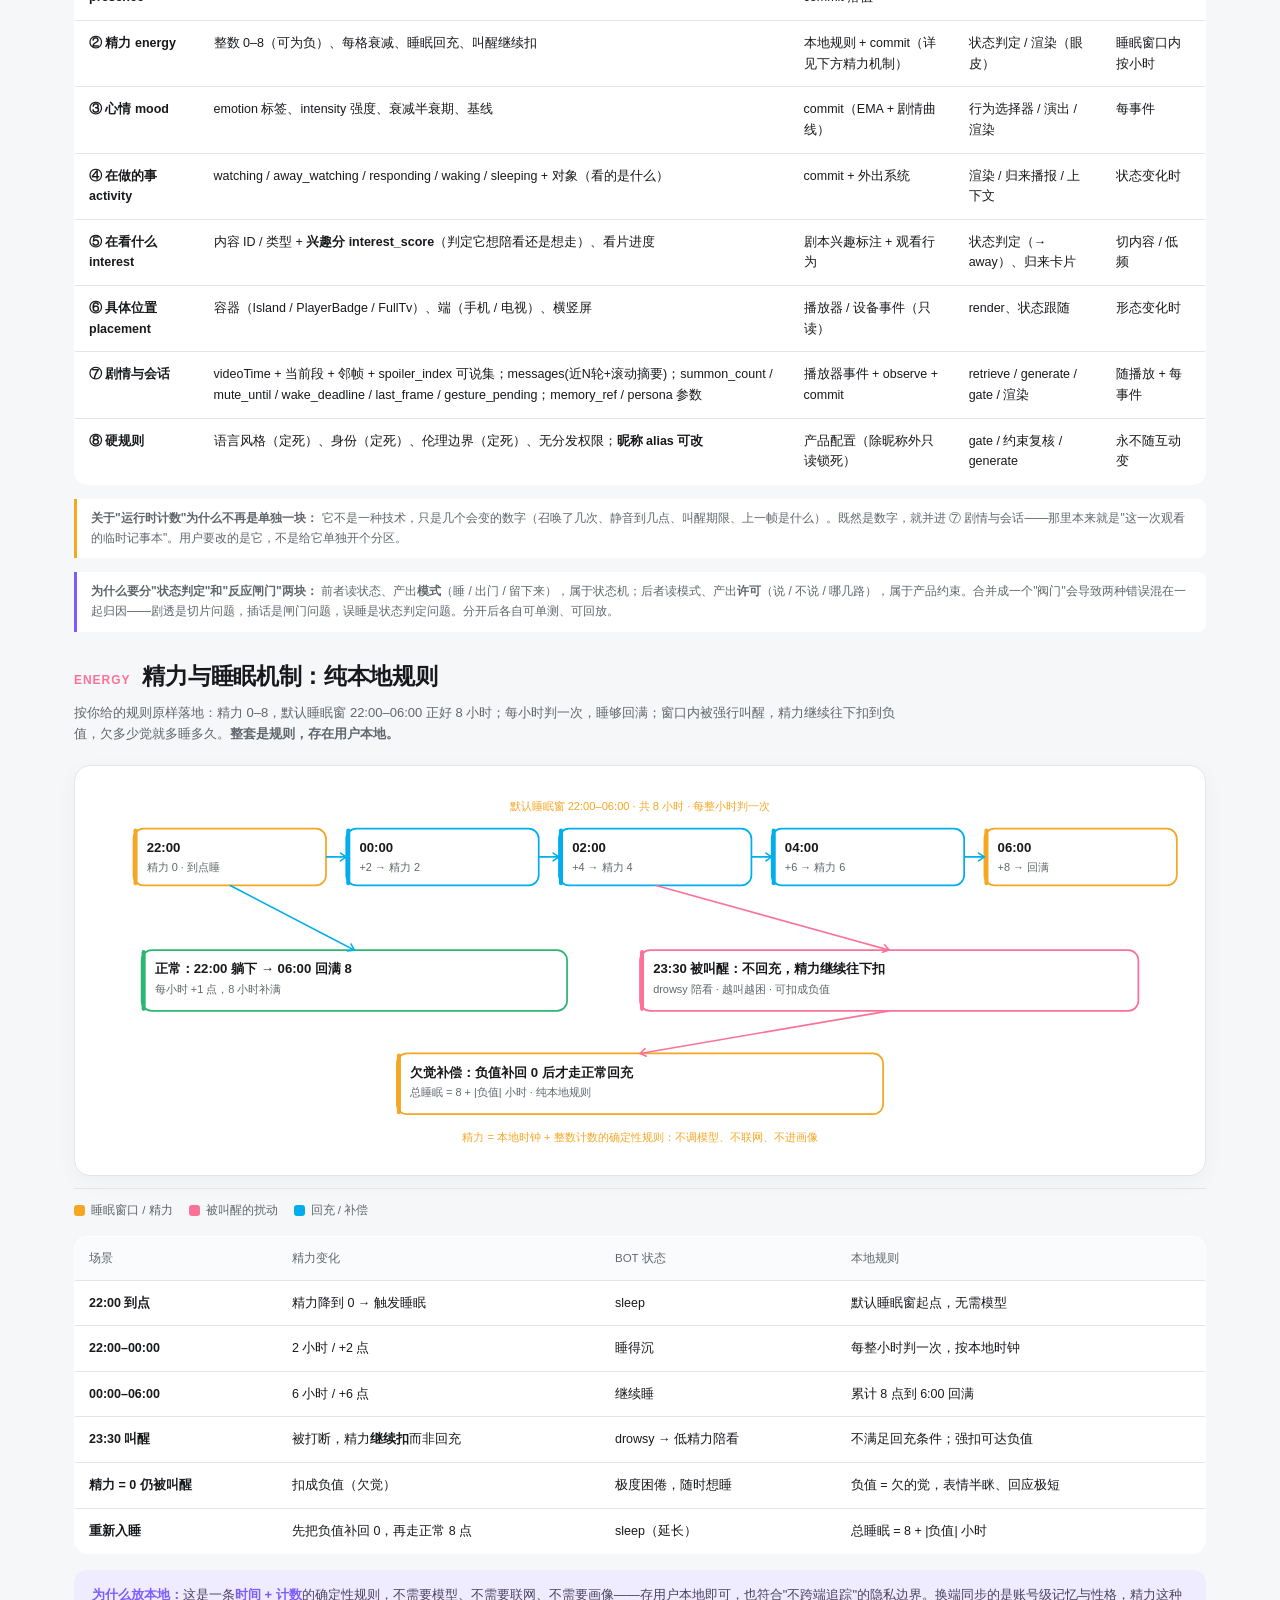
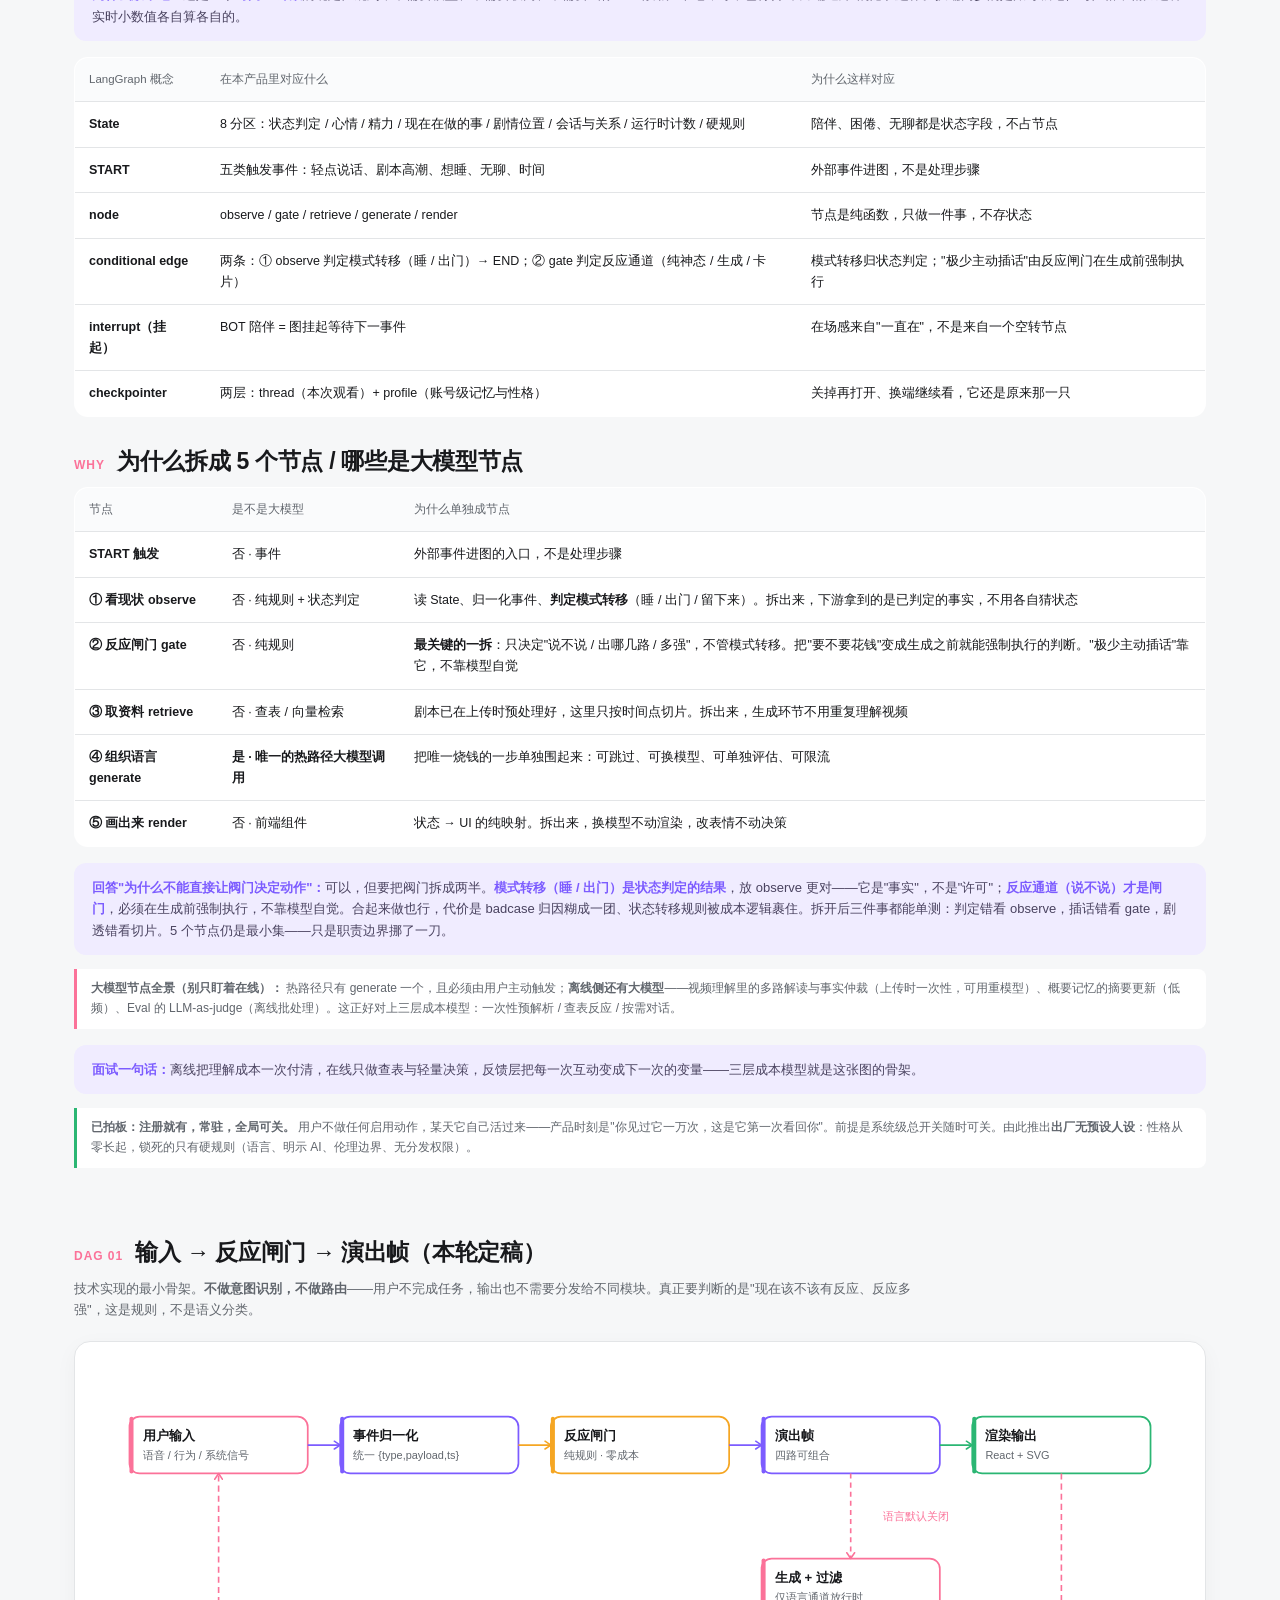
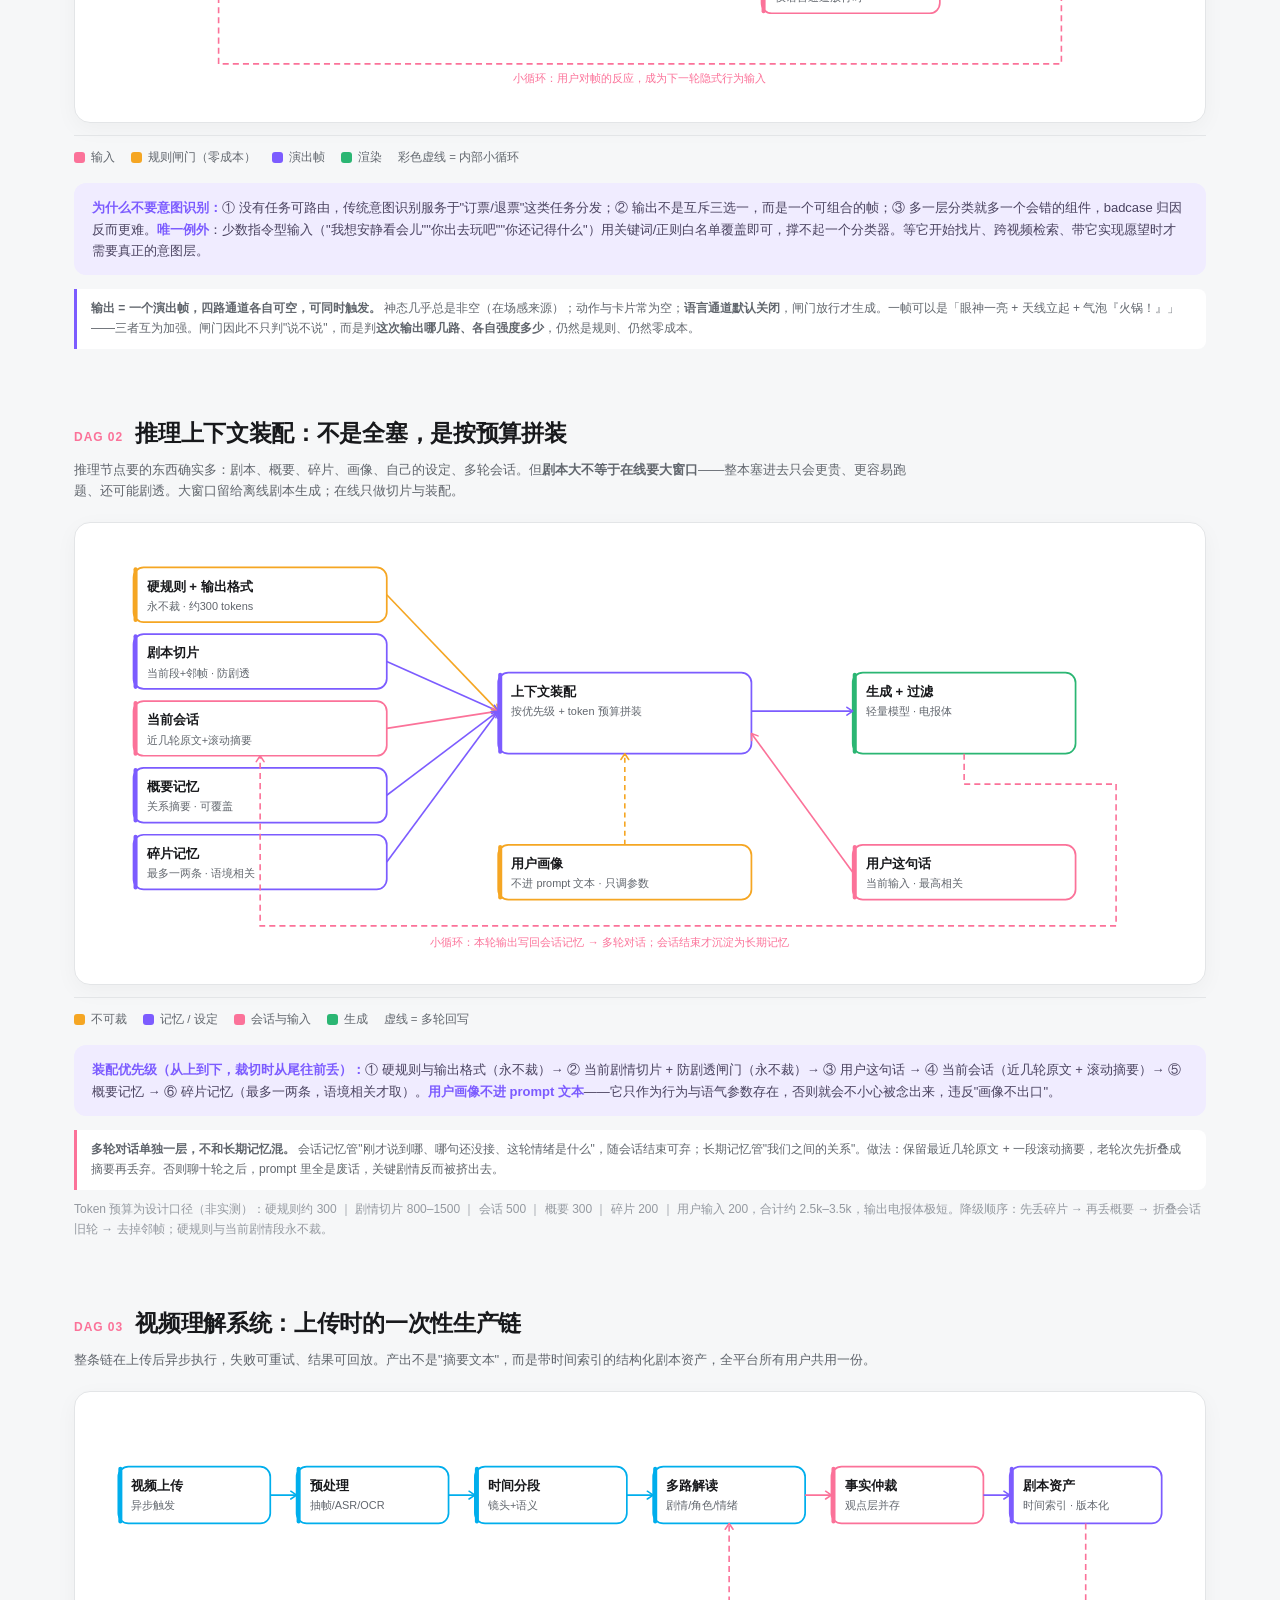
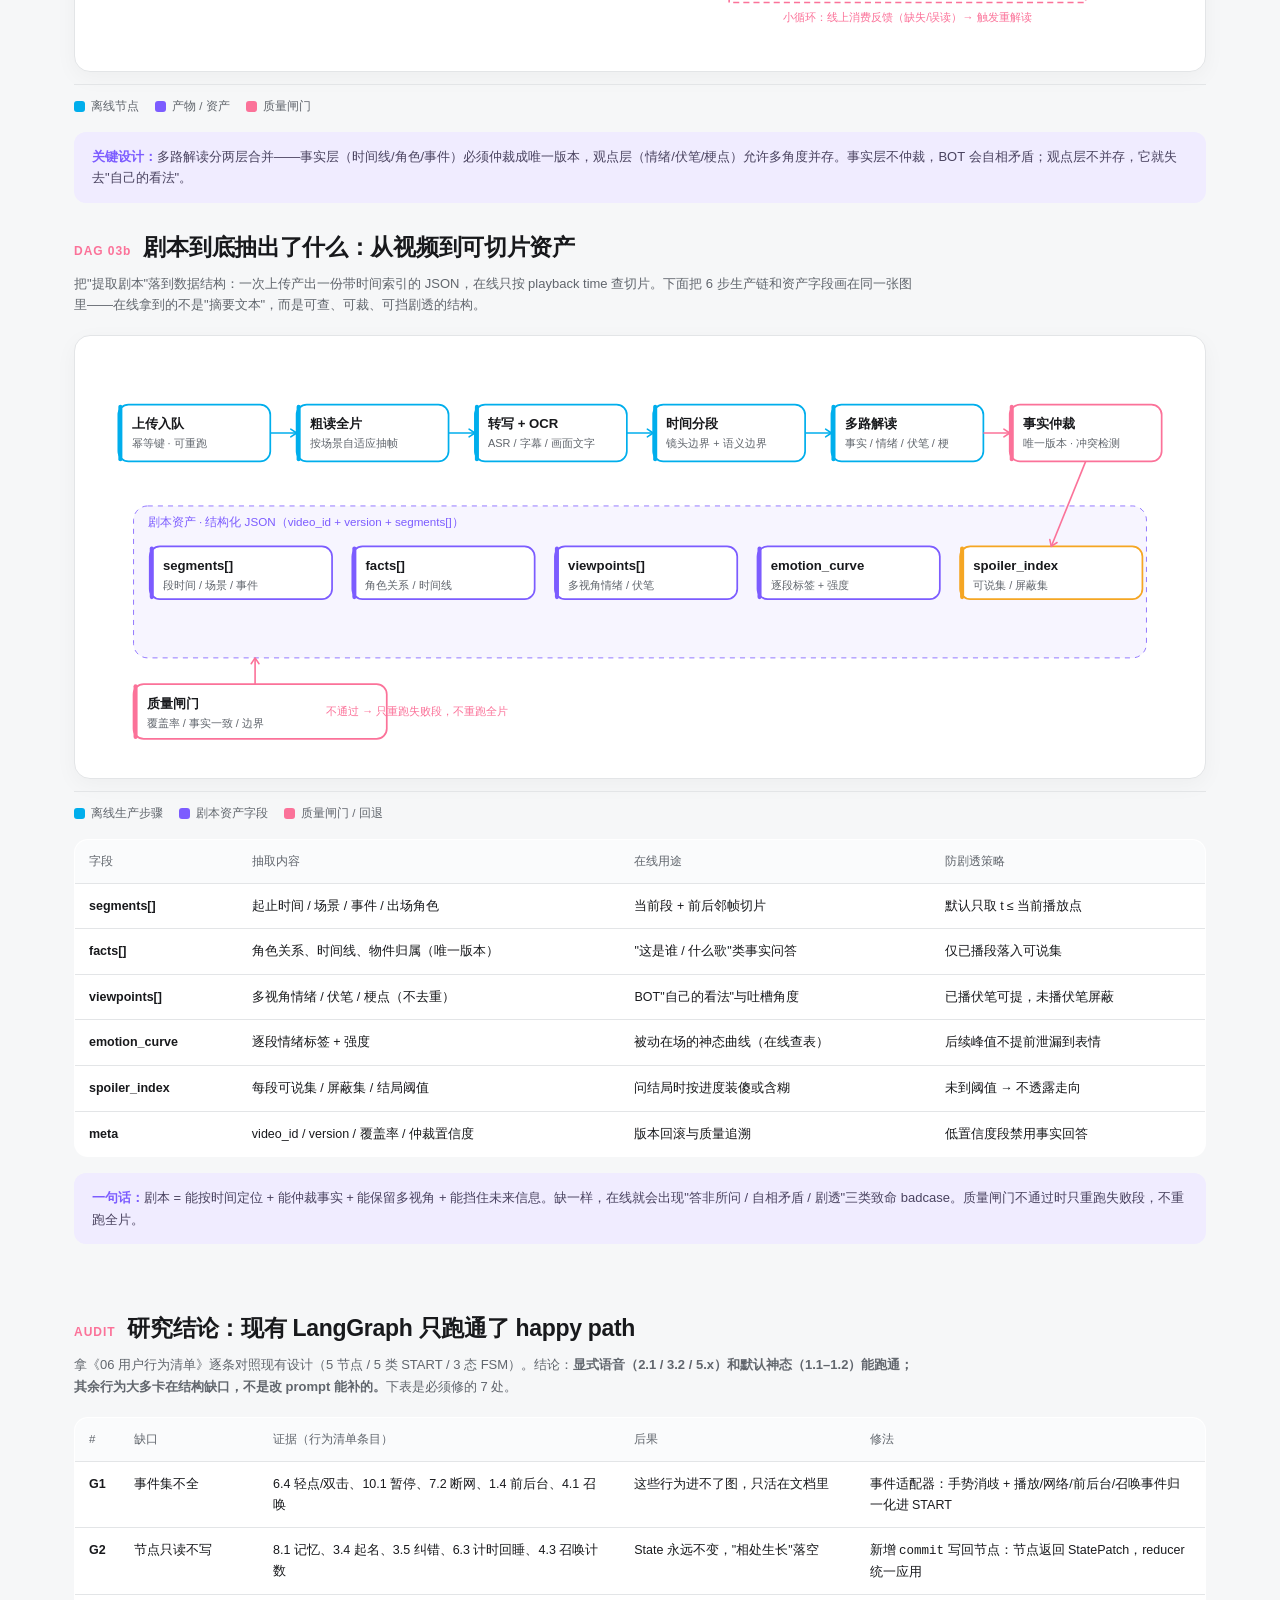
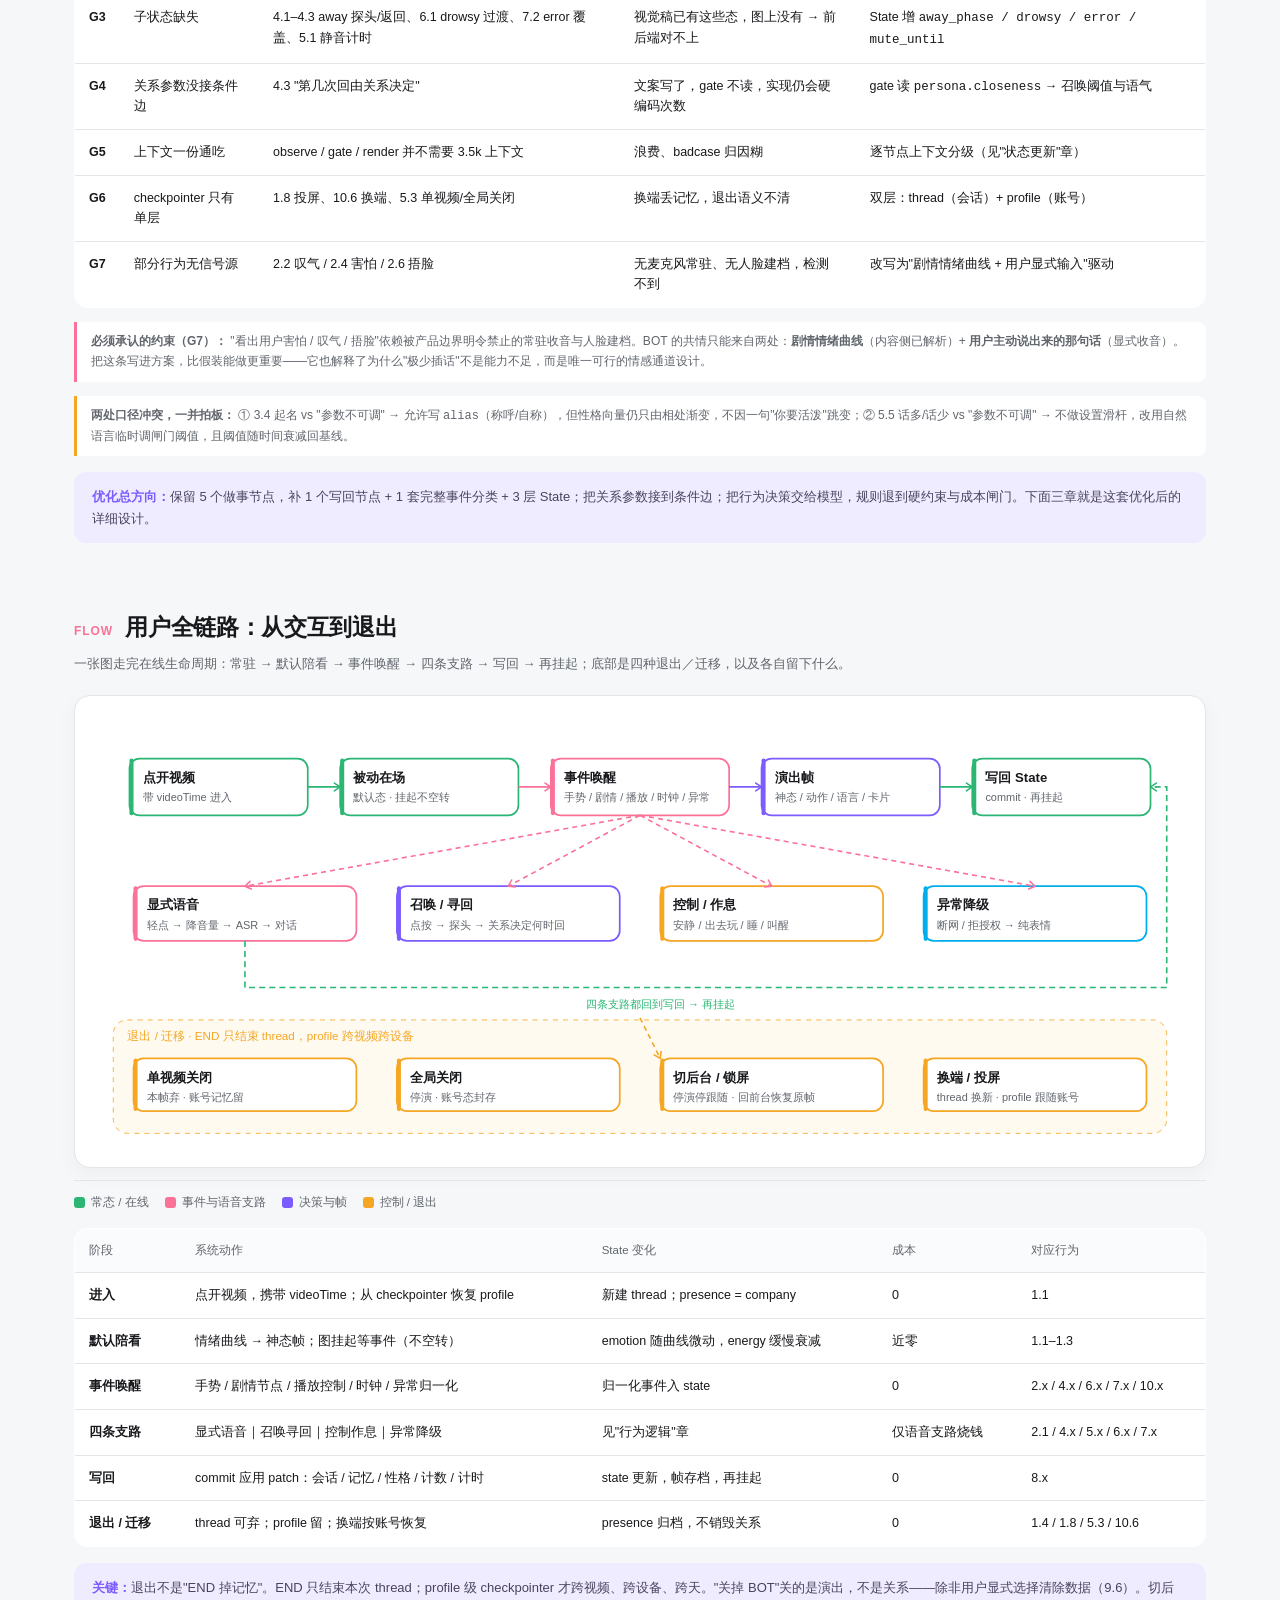
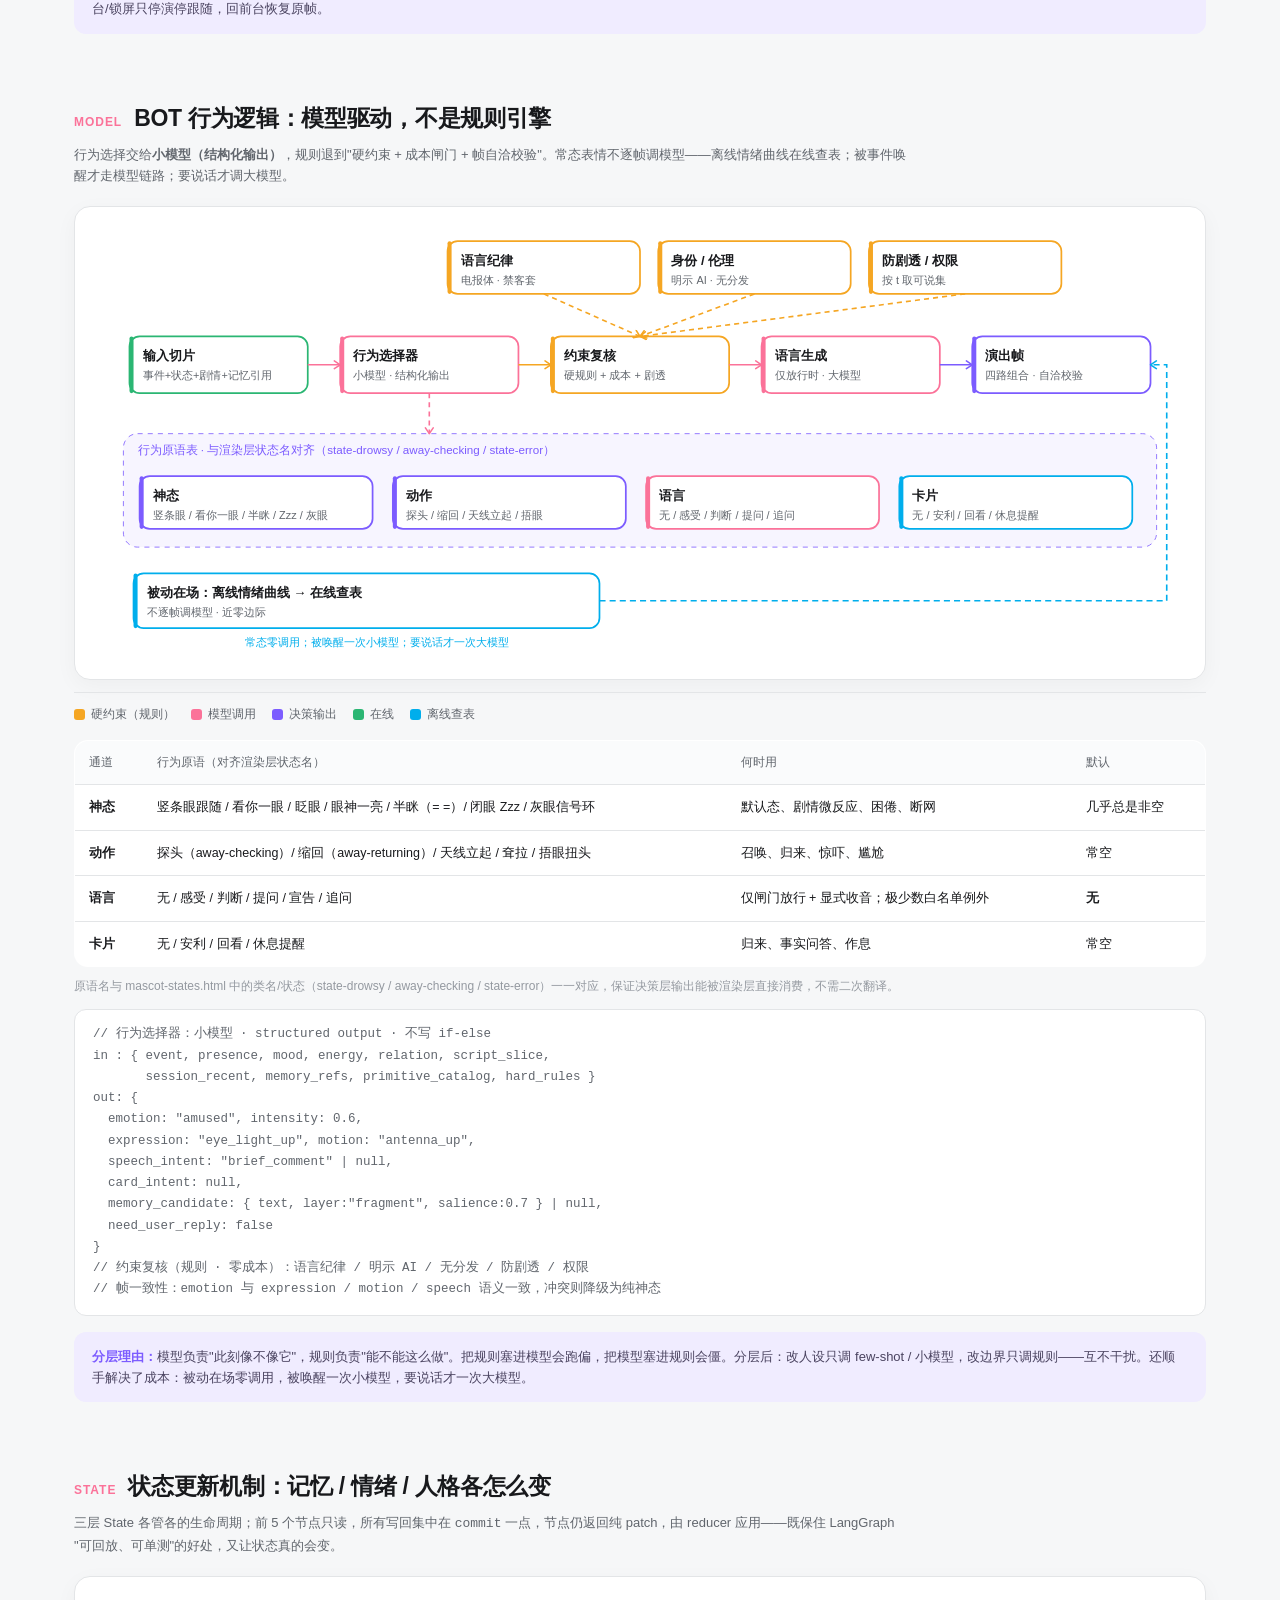
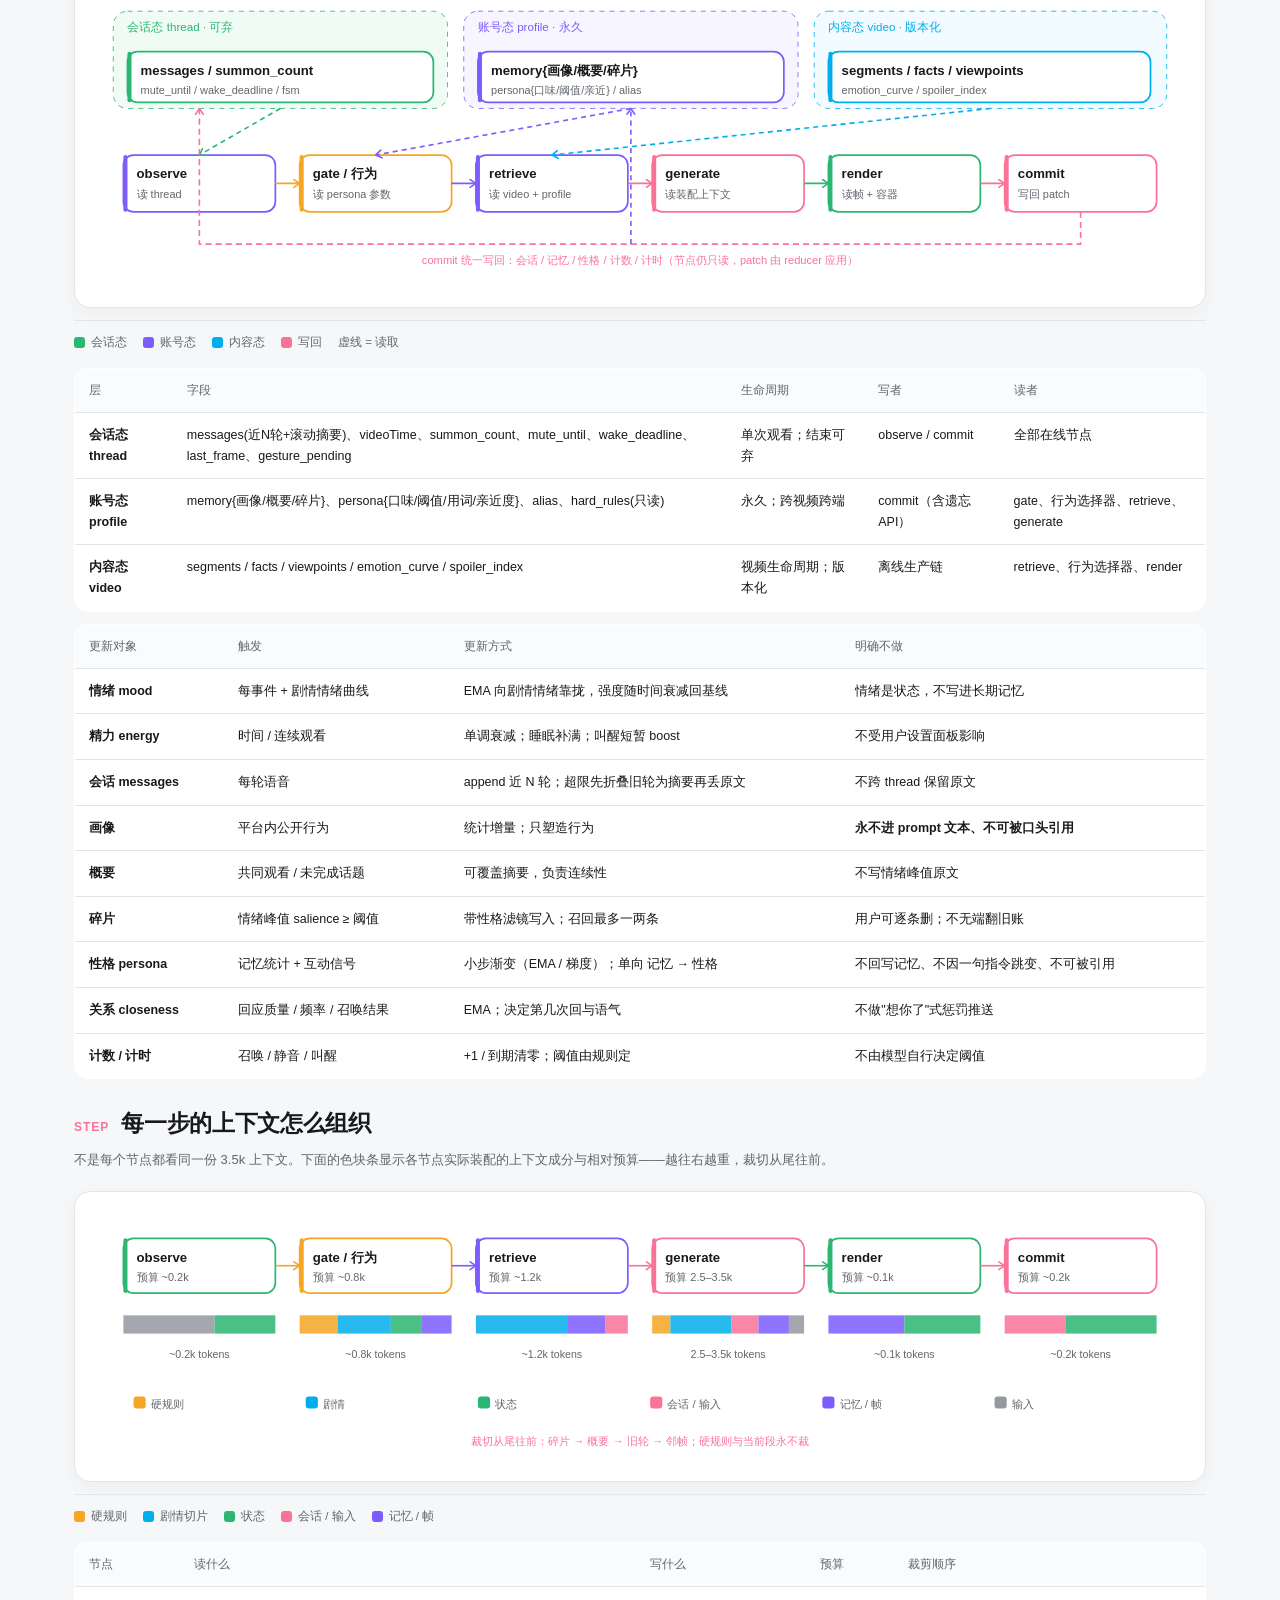
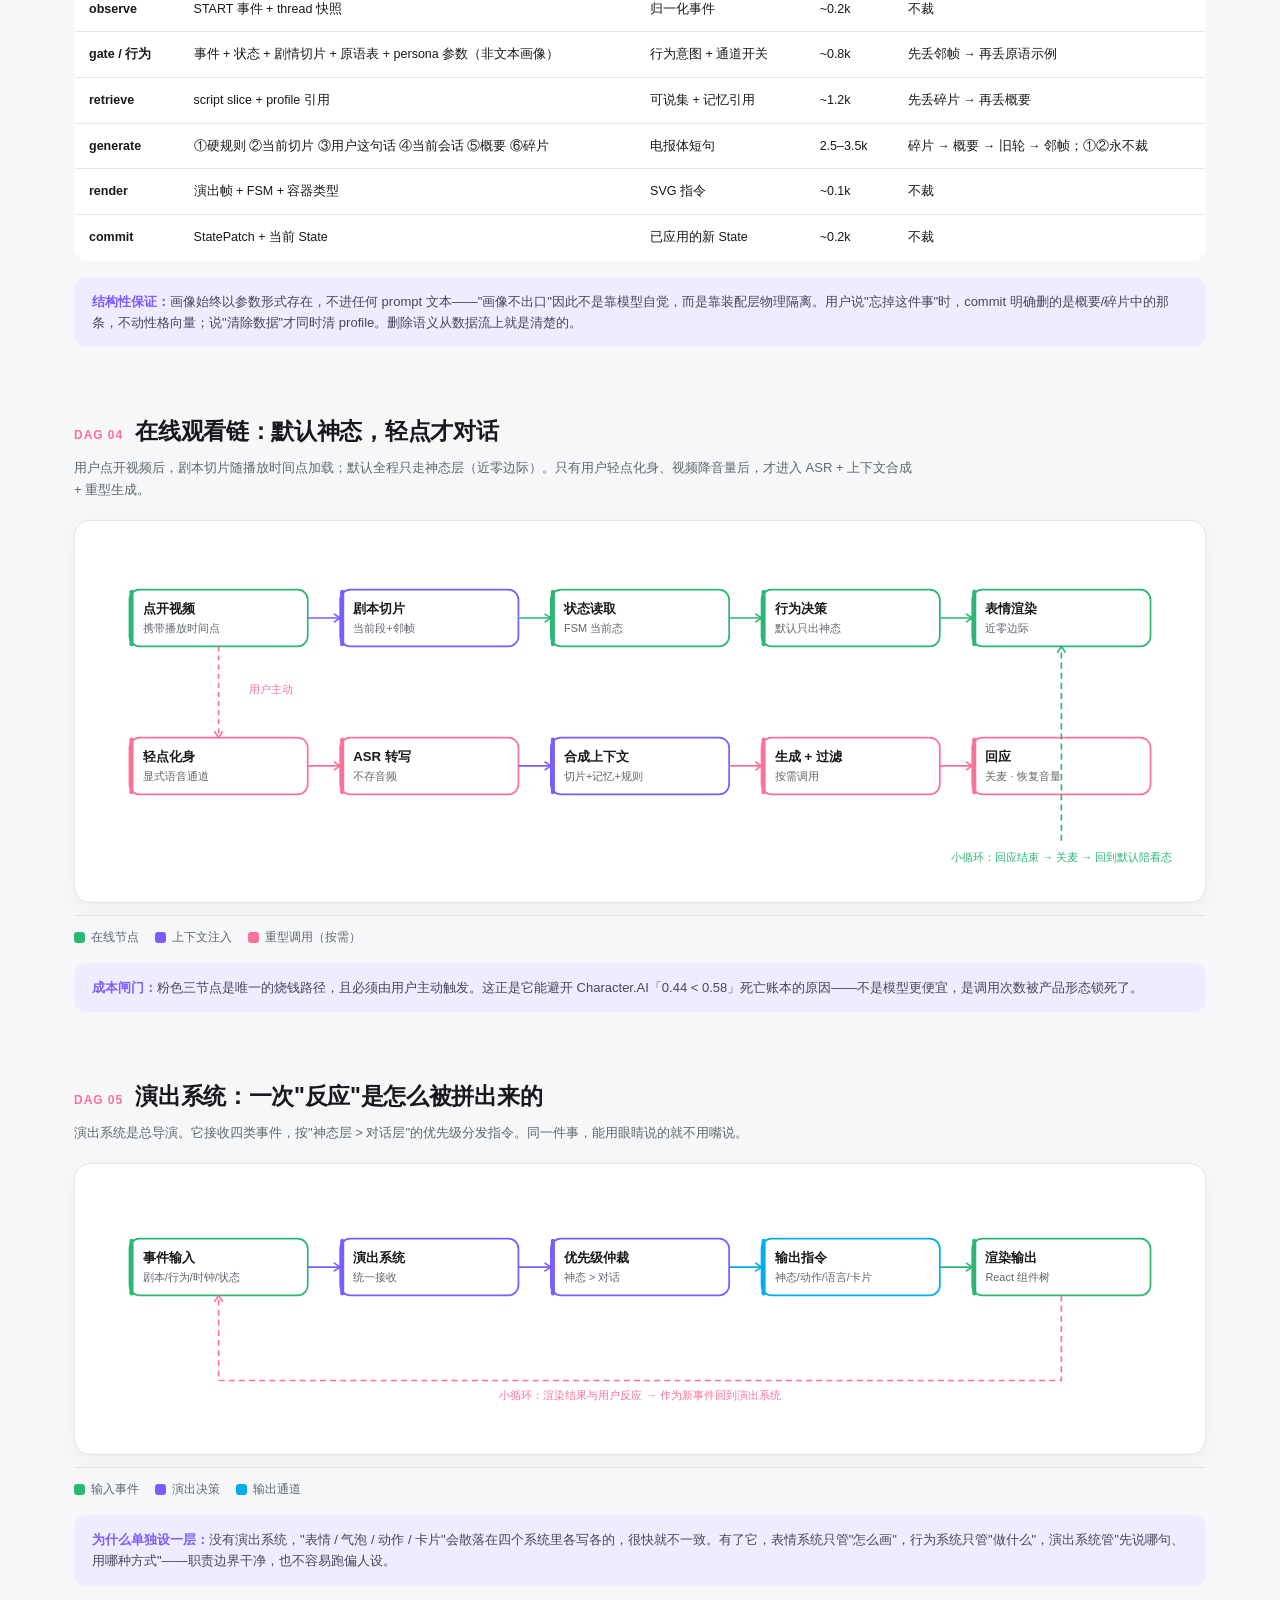
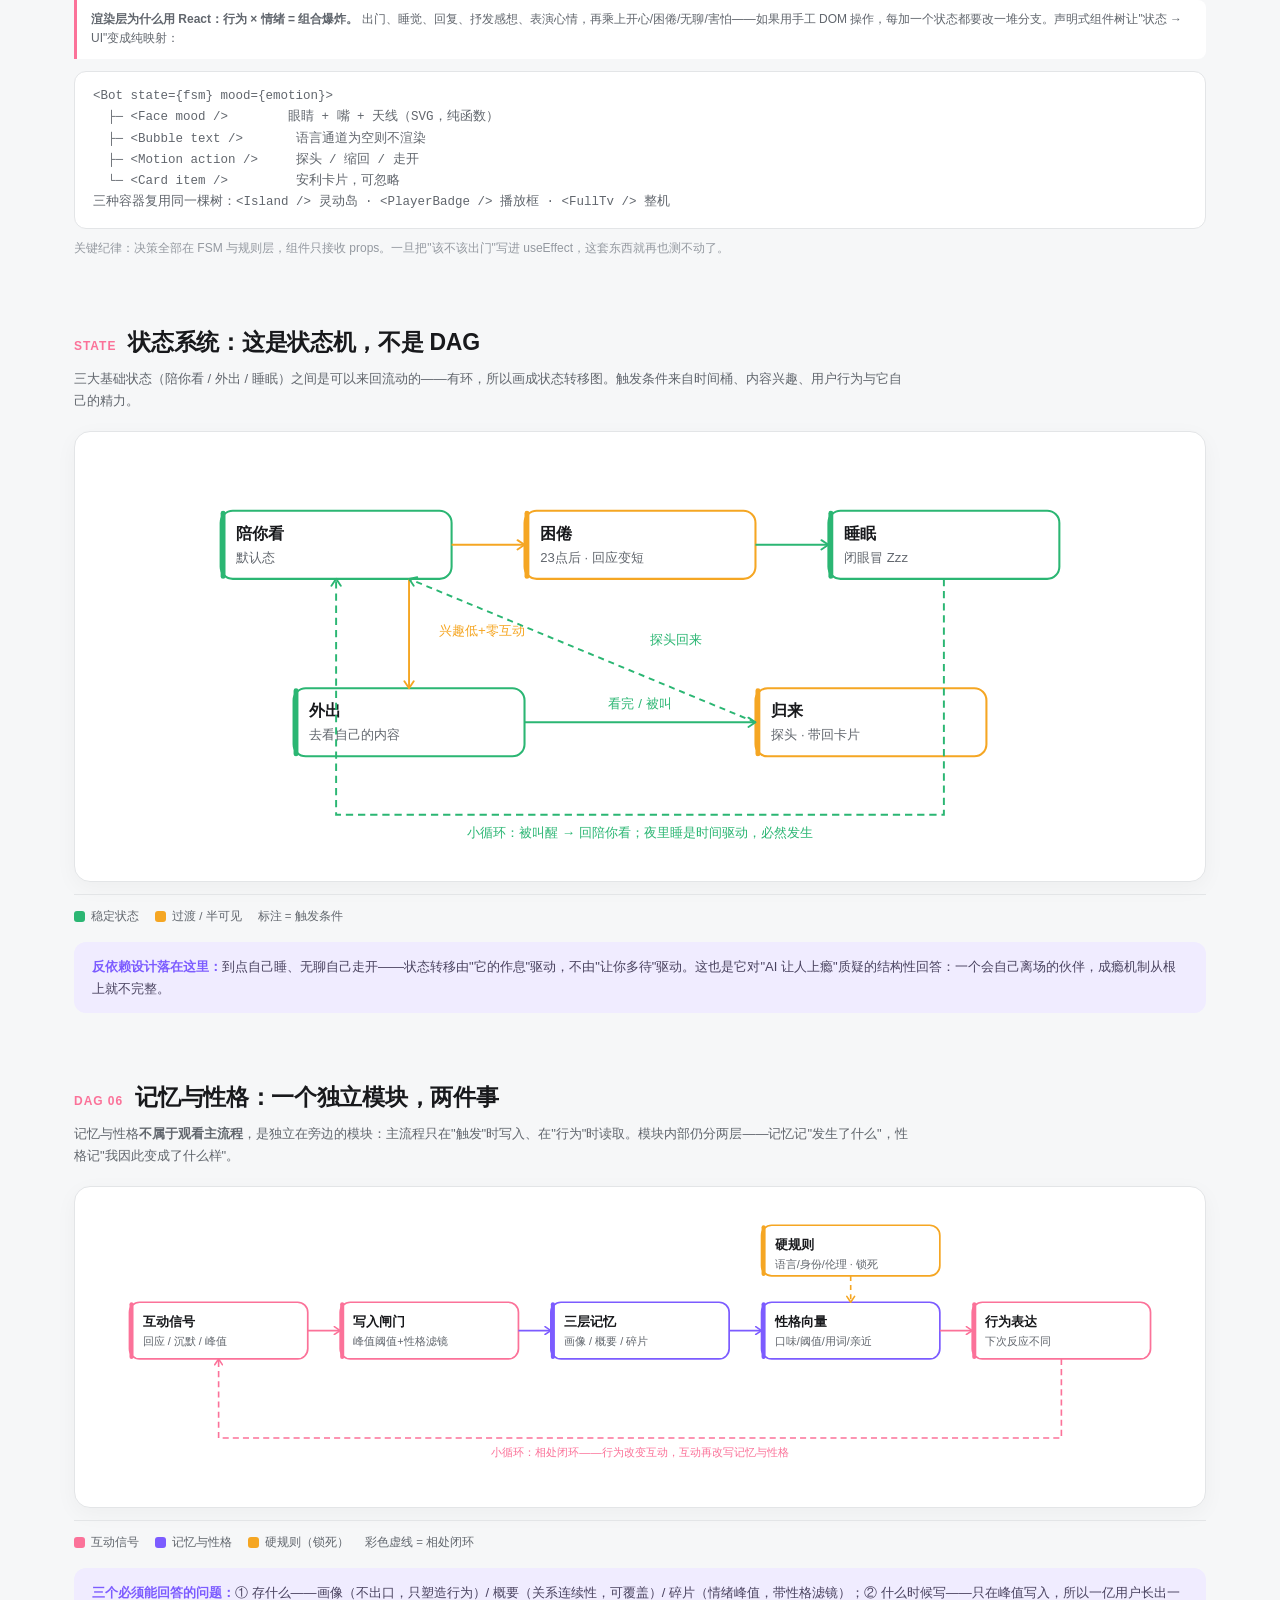
<file: projects/video-companion/architecture.html>
<!DOCTYPE html>
<html lang="zh-CN">
<head>
<meta charset="UTF-8">
<meta name="viewport" content="width=device-width, initial-scale=1">
<title>小电视 · 系统架构与 Workflow 设计（简历项目概念稿）</title>
<style>
:root{
  --bg:#f6f7f8; --card:#fff; --ink:#18191c; --sub:#61666d; --hint:#9499a0; --line:#e3e5e7;
  --pink:#fb7299; --blue:#00aeec; --green:#2bb673; --amber:#f5a623; --purple:#7c5cff;
  --off-l:#e5f7ff; --on-l:#e8f8f0; --fb-l:#fff0f4; --sup-l:#fff6e5; --core-l:#f0ecff;
}
*{box-sizing:border-box}
html{scroll-behavior:smooth}
body{margin:0;background:var(--bg);color:var(--ink);font-family:-apple-system,BlinkMacSystemFont,"PingFang SC","Microsoft YaHei",sans-serif;line-height:1.65;-webkit-font-smoothing:antialiased}
.page{max-width:1180px;margin:0 auto;padding:0 24px 120px}
.top{position:sticky;top:0;z-index:20;background:rgba(246,247,248,.94);backdrop-filter:blur(10px);border-bottom:1px solid var(--line)}
.top-in{max-width:1180px;margin:0 auto;padding:12px 24px;display:flex;align-items:center;gap:18px;flex-wrap:wrap}
.brand{font-size:15px;font-weight:600;white-space:nowrap}
.brand i{display:inline-block;width:9px;height:9px;border-radius:2px;background:var(--pink);margin-right:7px;transform:rotate(45deg)}
.nav{display:flex;gap:6px;flex-wrap:wrap}
.nav a{font-size:12px;color:var(--sub);text-decoration:none;padding:4px 9px;border-radius:20px;border:1px solid var(--line);background:#fff;white-space:nowrap}
.nav a:hover{color:var(--pink);border-color:var(--pink)}
header.hero{padding:66px 0 34px}
h1{font-size:34px;line-height:1.3;margin:0 0 10px;letter-spacing:-.5px}
h1 em{font-style:normal;color:var(--pink)}
.lead{font-size:15px;color:var(--sub);max-width:820px;margin:0}
.lead b{color:var(--ink)}
.kicker{display:inline-block;font-size:11px;letter-spacing:.12em;color:var(--pink);border:1px solid var(--pink);border-radius:3px;padding:3px 9px;margin-bottom:16px}
.triad{display:grid;grid-template-columns:repeat(3,1fr);gap:14px;margin:30px 0 10px}
.triad .t{background:#fff;border:1px solid var(--line);border-radius:14px;padding:18px 20px;border-top:3px solid var(--c)}
.triad h3{margin:0 0 6px;font-size:15px}
.triad p{margin:0;font-size:12.5px;color:var(--sub)}
.triad code{font-size:11.5px;background:var(--bg);padding:1px 5px;border-radius:4px;color:var(--ink)}
.note{font-size:12px;color:var(--sub);background:#fff;border-left:3px solid var(--amber);border-radius:0 8px 8px 0;padding:10px 14px;margin:14px 0 0}
section.blk{padding:58px 0 8px;scroll-margin-top:70px}
.sec-h{display:flex;align-items:baseline;gap:12px;margin-bottom:6px}
.sec-h .no{font-size:12px;color:var(--pink);font-weight:600;letter-spacing:.08em}
h2{font-size:23px;margin:0;letter-spacing:-.3px}
.sec-sub{font-size:13px;color:var(--sub);margin:0 0 20px;max-width:840px}
.dag{background:#fff;border:1px solid var(--line);border-radius:16px;padding:18px;overflow-x:auto;box-shadow:0 6px 22px rgba(24,25,28,.04)}
.dag svg{display:block;min-width:900px;width:100%;height:auto}
.legend{display:flex;gap:16px;flex-wrap:wrap;font-size:11.5px;color:var(--sub);margin-top:12px;padding-top:12px;border-top:1px solid var(--line)}
.legend span{display:inline-flex;align-items:center;gap:6px}
.legend i{width:11px;height:11px;border-radius:3px;display:inline-block}
.hint{font-size:12px;color:var(--hint);margin:10px 0 0}
table{width:100%;border-collapse:collapse;background:#fff;border:1px solid var(--line);border-radius:14px;overflow:hidden;font-size:12.5px}
th,td{text-align:left;padding:12px 14px;border-bottom:1px solid var(--line);vertical-align:top}
th{background:#fafbfc;color:var(--sub);font-weight:500;font-size:11.5px;white-space:nowrap}
tr:last-child td{border-bottom:none}
td b{font-weight:600}
.tag{display:inline-block;font-size:10.5px;border-radius:4px;padding:2px 7px;background:var(--bg);color:var(--sub);white-space:nowrap}
.tag.l-off{background:var(--off-l);color:#0079a8}.tag.l-on{background:var(--on-l);color:#177a52}
.tag.l-fb{background:var(--fb-l);color:#c53b68}.tag.l-sup{background:var(--sup-l);color:#a96a00}
.takeaway{margin-top:16px;background:var(--core-l);border-radius:12px;padding:14px 18px;font-size:13px}
.takeaway b{color:var(--purple)}
.takeaway span{color:#4a4360}
#drawer{position:fixed;top:74px;right:20px;width:330px;max-height:calc(100vh - 100px);overflow:auto;background:#fff;border:1px solid var(--line);border-radius:16px;box-shadow:0 18px 50px rgba(24,25,28,.16);padding:20px;z-index:40;transform:translateX(380px);transition:transform .25s ease}
#drawer.open{transform:translateX(0)}
#drawer h4{margin:0 0 2px;font-size:16px}
#drawer .d-lane{font-size:11px;color:var(--sub);margin-bottom:14px}
#drawer .d-row{font-size:12.5px;margin:10px 0}
#drawer .d-row b{display:block;color:var(--sub);font-size:11px;font-weight:500;margin-bottom:2px}
#drawer .d-quote{margin-top:16px;padding:12px 14px;background:var(--fb-l);border-radius:10px;font-size:12.5px;color:#8e3654}
#drawer .x{position:absolute;top:12px;right:14px;border:0;background:none;font-size:20px;color:var(--hint);cursor:pointer;line-height:1}
.node-hit{cursor:pointer}
.node-hit:hover rect.nb{stroke-width:3}
footer{margin-top:70px;padding-top:26px;border-top:1px solid var(--line);font-size:12px;color:var(--hint)}
footer b{color:var(--sub)}
.story{background:#fff;border:1px solid var(--line);border-radius:14px;padding:18px 22px;font-size:13px}
.story li{margin:7px 0}
@media(max-width:900px){.triad{grid-template-columns:1fr}#drawer{left:12px;right:12px;width:auto;top:auto;bottom:12px;max-height:60vh;transform:translateY(110%)}#drawer.open{transform:translateY(0)}h1{font-size:27px}}
</style>
</head>
<body>
<div class="top"><div class="top-in">
  <div class="brand"><i></i>小电视 · 系统架构</div>
  <nav class="nav">
    <a href="#map">总图</a><a href="#gate">输入与闸门</a><a href="#context">上下文装配</a><a href="#offline">视频理解</a><a href="#audit">差距审计</a><a href="#journey">全链路</a><a href="#behavior">行为逻辑</a><a href="#updates">状态更新</a><a href="#online">在线观看</a>
    <a href="#stage">演出系统</a><a href="#fsm">状态机</a><a href="#persona">记忆与性格</a><a href="#eval">Eval 闭环</a><a href="#ops">后台配套</a><a href="#list">系统清单</a>
  </nav>
</div></div>

<div class="page">
<header class="hero">
  <span class="kicker">概念设计 · 非官方产品 · 简历项目</span>
  <h1>一只小电视背后的 <em>8 个系统</em> 与 <em>9 张 DAG</em></h1>
  <p class="lead">面试官问"你打算怎么把它做出来"——答案不是"写一个 Agent"。它是一条<b>离线生产链</b>、一条<b>在线决策链</b>，加一层<b>反馈闭环</b>、一套<b>记忆与性格模块</b>和一套<b>后台配套</b>。本页把它们画成同一套 DAG，点任意节点可看职责、输入输出、成本与答辩话术。</p>

  <div class="triad">
    <div class="t" style="--c:var(--blue)">
      <h3>离线 · DAG Workflow</h3>
      <p>视频上传时一次性跑完：抽帧 / ASR / OCR → 分段 → 多路解读 → 仲裁 → 剧本资产。<br><code>Airflow / Temporal / 自研调度</code>——可重试、可回放、可版本化。</p>
    </div>
    <div class="t" style="--c:var(--green)">
      <h3>在线 · 有限状态机 FSM</h3>
      <p>观看时每一刻做什么：陪看 / 困倦 / 睡眠 / 外出，事件驱动、有回流。<br><code>XState / useReducer</code>——这不是 DAG，是状态机，二者别混。</p>
    </div>
    <div class="t" style="--c:var(--pink)">
      <h3>表达 · React 渲染层</h3>
      <p>出门 / 睡觉 / 回复 / 抒发感想 × 开心 / 困倦 / 无聊——行为乘情绪是组合爆炸，用<b>状态驱动的组件树</b>解，不用 if-else 堆 DOM。<br><code>React + SVG + CSS 动画</code>——铁律：<b>组件里不写业务决策</b>。</p>
    </div>
  </div>
  <p class="note"><b>为什么不是"一个 workflow 全搞定"？</b> workflow 擅长无环、可批处理的离线生产；在线观看是事件驱动、带状态回流的过程，用 DAG 描述会丢掉"状态"这个核心。React 是渲染层，不是编排层。三层各司其职，才是这个产品能控成本、能评估、能迭代的原因。</p>
  <p class="hint">读图规则：每张图实线按流程顺序连；节点颜色 = 它属于哪一层；彩色虚线回弯 = 该系统内部自循环（没有这个小循环，系统就不会随使用变好）。</p>
</header>

<section class="blk" id="map">
  <div class="sec-h"><span class="no">MAP</span><h2>总图：按 LangGraph 重画</h2></div>
  <p class="sec-sub">三处修正：<b>BOT 陪伴是 state，不是节点</b>——它不执行任何动作，只是图挂起时的状态；<b>触发 BOT 交互是 START / 输入事件</b>，不是处理步骤；<b>gate 只管"说不说"，不管"睡不睡、出不出门"</b>——模式转移是状态判定的产物，由 observe 直接出条件边。节点只保留真正做事的五个：observe → gate → retrieve → generate → render。</p>
  <div class="dag" id="dag-map"></div>
  <div class="legend"><span><i style="background:var(--blue)"></i>离线层</span><span><i style="background:var(--purple)"></i>资产 / 记忆 / 演出层</span><span><i style="background:var(--green)"></i>在线层</span><span><i style="background:var(--pink)"></i>反馈 / 生长层</span><span><i style="background:var(--amber)"></i>后台层</span><span>实线箭头 = 流程顺序</span><span>彩色虚线 = 内部小循环</span></div>

  <div class="sec-h" style="margin-top:26px"><span class="no">STATE</span><h2>状态里到底装什么：8 个分区</h2></div>
  <p class="sec-sub">先纠正一个命名：<b>State 里存的是"状态"这个事实，不是"判定"</b>。判定是 <code>observe</code> 对状态做的动作——读这些值，算出"下一态 + 是否转移"，再由条件边执行。下面每块都可点开看字段 / 谁写 / 谁读。</p>
  <table style="margin-top:6px">
    <thead><tr><th>分区</th><th>字段</th><th>谁写</th><th>谁读</th><th>更新节奏</th></tr></thead>
    <tbody>
      <tr><td><b>① 状态 presence</b></td><td>company / drowsy / sleep / away + 子态（away_phase: peek / returning）</td><td>observe 判定后写；commit 落值</td><td>全链路</td><td>每事件</td></tr>
      <tr><td><b>② 精力 energy</b></td><td>整数 0–8（可为负）、每格衰减、睡眠回充、叫醒继续扣</td><td>本地规则 + commit（详见下方精力机制）</td><td>状态判定 / 渲染（眼皮）</td><td>睡眠窗口内按小时</td></tr>
      <tr><td><b>③ 心情 mood</b></td><td>emotion 标签、intensity 强度、衰减半衰期、基线</td><td>commit（EMA + 剧情曲线）</td><td>行为选择器 / 演出 / 渲染</td><td>每事件</td></tr>
      <tr><td><b>④ 在做的事 activity</b></td><td>watching / away_watching / responding / waking / sleeping + 对象（看的是什么）</td><td>commit + 外出系统</td><td>渲染 / 归来播报 / 上下文</td><td>状态变化时</td></tr>
      <tr><td><b>⑤ 在看什么 interest</b></td><td>内容 ID / 类型 + <b>兴趣分 interest_score</b>（判定它想陪看还是想走）、看片进度</td><td>剧本兴趣标注 + 观看行为</td><td>状态判定（→ away）、归来卡片</td><td>切内容 / 低频</td></tr>
      <tr><td><b>⑥ 具体位置 placement</b></td><td>容器（Island / PlayerBadge / FullTv）、端（手机 / 电视）、横竖屏</td><td>播放器 / 设备事件（只读）</td><td>render、状态跟随</td><td>形态变化时</td></tr>
      <tr><td><b>⑦ 剧情与会话</b></td><td>videoTime + 当前段 + 邻帧 + spoiler_index 可说集；messages(近N轮+滚动摘要)；summon_count / mute_until / wake_deadline / last_frame / gesture_pending；memory_ref / persona 参数</td><td>播放器事件 + observe + commit</td><td>retrieve / generate / gate / 渲染</td><td>随播放 + 每事件</td></tr>
      <tr><td><b>⑧ 硬规则</b></td><td>语言风格（定死）、身份（定死）、伦理边界（定死）、无分发权限；<b>昵称 alias 可改</b></td><td>产品配置（除昵称外只读锁死）</td><td>gate / 约束复核 / generate</td><td>永不随互动变</td></tr>
    </tbody>
  </table>
  <div class="note" style="border-left-color:var(--amber)"><b>关于"运行时计数"为什么不再是单独一块：</b> 它不是一种技术，只是几个会变的数字（召唤了几次、静音到几点、叫醒期限、上一帧是什么）。既然是数字，就并进 ⑦ 剧情与会话——那里本来就是"这一次观看的临时记事本"。用户要改的是它，不是给它单独开个分区。</div>
  <div class="note" style="border-left-color:var(--purple)"><b>为什么要分"状态判定"和"反应闸门"两块：</b> 前者读状态、产出<b>模式</b>（睡 / 出门 / 留下来），属于状态机；后者读模式、产出<b>许可</b>（说 / 不说 / 哪几路），属于产品约束。合并成一个"阀门"会导致两种错误混在一起归因——剧透是切片问题，插话是闸门问题，误睡是状态判定问题。分开后各自可单测、可回放。</div>

  <div class="sec-h" style="margin-top:26px"><span class="no">ENERGY</span><h2>精力与睡眠机制：纯本地规则</h2></div>
  <p class="sec-sub">按你给的规则原样落地：精力 0–8，默认睡眠窗 22:00–06:00 正好 8 小时；每小时判一次，睡够回满；窗口内被强行叫醒，精力继续往下扣到负值，欠多少觉就多睡多久。<b>整套是规则，存在用户本地。</b></p>
  <div class="dag" id="dag-energy"></div>
  <div class="legend"><span><i style="background:var(--amber)"></i>睡眠窗口 / 精力</span><span><i style="background:var(--pink)"></i>被叫醒的扰动</span><span><i style="background:var(--blue)"></i>回充 / 补偿</span></div>
  <table style="margin-top:16px">
    <thead><tr><th>场景</th><th>精力变化</th><th>BOT 状态</th><th>本地规则</th></tr></thead>
    <tbody>
      <tr><td><b>22:00 到点</b></td><td>精力降到 0 → 触发睡眠</td><td>sleep</td><td>默认睡眠窗起点，无需模型</td></tr>
      <tr><td><b>22:00–00:00</b></td><td>2 小时 / +2 点</td><td>睡得沉</td><td>每整小时判一次，按本地时钟</td></tr>
      <tr><td><b>00:00–06:00</b></td><td>6 小时 / +6 点</td><td>继续睡</td><td>累计 8 点到 6:00 回满</td></tr>
      <tr><td><b>23:30 叫醒</b></td><td>被打断，精力<b>继续扣</b>而非回充</td><td>drowsy → 低精力陪看</td><td>不满足回充条件；强扣可达负值</td></tr>
      <tr><td><b>精力 = 0 仍被叫醒</b></td><td>扣成负值（欠觉）</td><td>极度困倦，随时想睡</td><td>负值 = 欠的觉，表情半眯、回应极短</td></tr>
      <tr><td><b>重新入睡</b></td><td>先把负值补回 0，再走正常 8 点</td><td>sleep（延长）</td><td>总睡眠 = 8 + |负值| 小时</td></tr>
    </tbody>
  </table>
  <div class="takeaway"><b>为什么放本地：</b><span>这是一条<b>时间 + 计数</b>的确定性规则，不需要模型、不需要联网、不需要画像——存用户本地即可，也符合"不跨端追踪"的隐私边界。换端同步的是账号级记忆与性格，精力这种实时小数值各自算各自的。</span></div>
  <table style="margin-top:16px">
    <thead><tr><th>LangGraph 概念</th><th>在本产品里对应什么</th><th>为什么这样对应</th></tr></thead>
    <tbody>
      <tr><td><b>State</b></td><td>8 分区：状态判定 / 心情 / 精力 / 现在在做的事 / 剧情位置 / 会话与关系 / 运行时计数 / 硬规则</td><td>陪伴、困倦、无聊都是状态字段，不占节点</td></tr>
      <tr><td><b>START</b></td><td>五类触发事件：轻点说话、剧本高潮、想睡、无聊、时间</td><td>外部事件进图，不是处理步骤</td></tr>
      <tr><td><b>node</b></td><td>observe / gate / retrieve / generate / render</td><td>节点是纯函数，只做一件事，不存状态</td></tr>
      <tr><td><b>conditional edge</b></td><td>两条：① observe 判定模式转移（睡 / 出门）→ END；② gate 判定反应通道（纯神态 / 生成 / 卡片）</td><td>模式转移归状态判定；"极少主动插话"由反应闸门在生成前强制执行</td></tr>
      <tr><td><b>interrupt（挂起）</b></td><td>BOT 陪伴 = 图挂起等待下一事件</td><td>在场感来自"一直在"，不是来自一个空转节点</td></tr>
      <tr><td><b>checkpointer</b></td><td>两层：thread（本次观看）+ profile（账号级记忆与性格）</td><td>关掉再打开、换端继续看，它还是原来那一只</td></tr>
    </tbody>
  </table>
  <div class="sec-h" style="margin-top:26px"><span class="no">WHY</span><h2>为什么拆成 5 个节点 / 哪些是大模型节点</h2></div>
  <table style="margin-top:6px">
    <thead><tr><th>节点</th><th>是不是大模型</th><th>为什么单独成节点</th></tr></thead>
    <tbody>
      <tr><td><b>START 触发</b></td><td>否 · 事件</td><td>外部事件进图的入口，不是处理步骤</td></tr>
      <tr><td><b>① 看现状 observe</b></td><td>否 · 纯规则 + 状态判定</td><td>读 State、归一化事件、<b>判定模式转移</b>（睡 / 出门 / 留下来）。拆出来，下游拿到的是已判定的事实，不用各自猜状态</td></tr>
      <tr><td><b>② 反应闸门 gate</b></td><td>否 · 纯规则</td><td><b>最关键的一拆</b>：只决定"说不说 / 出哪几路 / 多强"，不管模式转移。把"要不要花钱"变成生成之前就能强制执行的判断。"极少主动插话"靠它，不靠模型自觉</td></tr>
      <tr><td><b>③ 取资料 retrieve</b></td><td>否 · 查表 / 向量检索</td><td>剧本已在上传时预处理好，这里只按时间点切片。拆出来，生成环节不用重复理解视频</td></tr>
      <tr><td><b>④ 组织语言 generate</b></td><td><b>是 · 唯一的热路径大模型调用</b></td><td>把唯一烧钱的一步单独围起来：可跳过、可换模型、可单独评估、可限流</td></tr>
      <tr><td><b>⑤ 画出来 render</b></td><td>否 · 前端组件</td><td>状态 → UI 的纯映射。拆出来，换模型不动渲染，改表情不动决策</td></tr>
    </tbody>
  </table>
  <div class="takeaway"><b>回答"为什么不能直接让阀门决定动作"：</b><span>可以，但要把阀门拆成两半。<b>模式转移（睡 / 出门）是状态判定的结果</b>，放 observe 更对——它是"事实"，不是"许可"；<b>反应通道（说不说）才是闸门</b>，必须在生成前强制执行，不靠模型自觉。合起来做也行，代价是 badcase 归因糊成一团、状态转移规则被成本逻辑裹住。拆开后三件事都能单测：判定错看 observe，插话错看 gate，剧透错看切片。5 个节点仍是最小集——只是职责边界挪了一刀。</span></div>
  <div class="note" style="border-left-color:var(--pink)"><b>大模型节点全景（别只盯着在线）：</b> 热路径只有 generate 一个，且必须由用户主动触发；<b>离线侧还有大模型</b>——视频理解里的多路解读与事实仲裁（上传时一次性，可用重模型）、概要记忆的摘要更新（低频）、Eval 的 LLM-as-judge（离线批处理）。这正好对上三层成本模型：一次性预解析 / 查表反应 / 按需对话。</div>
  <div class="takeaway"><b>面试一句话：</b><span>离线把理解成本一次付清，在线只做查表与轻量决策，反馈层把每一次互动变成下一次的变量——三层成本模型就是这张图的骨架。</span></div>
  <div class="note" style="border-left-color:var(--green)"><b>已拍板：注册就有，常驻，全局可关。</b> 用户不做任何启用动作，某天它自己活过来——产品时刻是"你见过它一万次，这是它第一次看回你"。前提是系统级总开关随时可关。由此推出<b>出厂无预设人设</b>：性格从零长起，锁死的只有硬规则（语言、明示 AI、伦理边界、无分发权限）。</div>
</section>

<section class="blk" id="gate">
  <div class="sec-h"><span class="no">DAG 01</span><h2>输入 → 反应闸门 → 演出帧（本轮定稿）</h2></div>
  <p class="sec-sub">技术实现的最小骨架。<b>不做意图识别，不做路由</b>——用户不完成任务，输出也不需要分发给不同模块。真正要判断的是"现在该不该有反应、反应多强"，这是规则，不是语义分类。</p>
  <div class="dag" id="dag-gate"></div>
  <div class="legend"><span><i style="background:var(--pink)"></i>输入</span><span><i style="background:var(--amber)"></i>规则闸门（零成本）</span><span><i style="background:var(--purple)"></i>演出帧</span><span><i style="background:var(--green)"></i>渲染</span><span>彩色虚线 = 内部小循环</span></div>
  <div class="takeaway"><b>为什么不要意图识别：</b><span>① 没有任务可路由，传统意图识别服务于"订票/退票"这类任务分发；② 输出不是互斥三选一，而是一个可组合的帧；③ 多一层分类就多一个会错的组件，badcase 归因反而更难。<b>唯一例外</b>：少数指令型输入（"我想安静看会儿""你出去玩吧""你还记得什么"）用关键词/正则白名单覆盖即可，撑不起一个分类器。等它开始找片、跨视频检索、带它实现愿望时才需要真正的意图层。</span></div>
  <div class="note" style="border-left-color:var(--purple)"><b>输出 = 一个演出帧，四路通道各自可空，可同时触发。</b> 神态几乎总是非空（在场感来源）；动作与卡片常为空；<b>语言通道默认关闭</b>，闸门放行才生成。一帧可以是「眼神一亮 + 天线立起 + 气泡『火锅！』」——三者互为加强。闸门因此不只判"说不说"，而是判<b>这次输出哪几路、各自强度多少</b>，仍然是规则、仍然零成本。</div>
</section>

<section class="blk" id="context">
  <div class="sec-h"><span class="no">DAG 02</span><h2>推理上下文装配：不是全塞，是按预算拼装</h2></div>
  <p class="sec-sub">推理节点要的东西确实多：剧本、概要、碎片、画像、自己的设定、多轮会话。但<b>剧本大不等于在线要大窗口</b>——整本塞进去只会更贵、更容易跑题、还可能剧透。大窗口留给离线剧本生成；在线只做切片与装配。</p>
  <div class="dag" id="dag-context"></div>
  <div class="legend"><span><i style="background:var(--amber)"></i>不可裁</span><span><i style="background:var(--purple)"></i>记忆 / 设定</span><span><i style="background:var(--pink)"></i>会话与输入</span><span><i style="background:var(--green)"></i>生成</span><span>虚线 = 多轮回写</span></div>
  <div class="takeaway"><b>装配优先级（从上到下，裁切时从尾往前丢）：</b><span>① 硬规则与输出格式（永不裁）→ ② 当前剧情切片 + 防剧透闸门（永不裁）→ ③ 用户这句话 → ④ 当前会话（近几轮原文 + 滚动摘要）→ ⑤ 概要记忆 → ⑥ 碎片记忆（最多一两条，语境相关才取）。<b>用户画像不进 prompt 文本</b>——它只作为行为与语气参数存在，否则就会不小心被念出来，违反"画像不出口"。</span></div>
  <div class="note" style="border-left-color:var(--pink)"><b>多轮对话单独一层，不和长期记忆混。</b> 会话记忆管"刚才说到哪、哪句还没接、这轮情绪是什么"，随会话结束可弃；长期记忆管"我们之间的关系"。做法：保留最近几轮原文 + 一段滚动摘要，老轮次先折叠成摘要再丢弃。否则聊十轮之后，prompt 里全是废话，关键剧情反而被挤出去。</div>
  <p class="hint">Token 预算为设计口径（非实测）：硬规则约 300 ｜ 剧情切片 800–1500 ｜ 会话 500 ｜ 概要 300 ｜ 碎片 200 ｜ 用户输入 200，合计约 2.5k–3.5k，输出电报体极短。降级顺序：先丢碎片 → 再丢概要 → 折叠会话旧轮 → 去掉邻帧；硬规则与当前剧情段永不裁。</p>
</section>

<section class="blk" id="offline">
  <div class="sec-h"><span class="no">DAG 03</span><h2>视频理解系统：上传时的一次性生产链</h2></div>
  <p class="sec-sub">整条链在上传后异步执行，失败可重试、结果可回放。产出不是"摘要文本"，而是带时间索引的结构化剧本资产，全平台所有用户共用一份。</p>
  <div class="dag" id="dag-offline"></div>
  <div class="legend"><span><i style="background:var(--blue)"></i>离线节点</span><span><i style="background:var(--purple)"></i>产物 / 资产</span><span><i style="background:var(--pink)"></i>质量闸门</span></div>
  <div class="takeaway"><b>关键设计：</b><span>多路解读分两层合并——事实层（时间线/角色/事件）必须仲裁成唯一版本，观点层（情绪/伏笔/梗点）允许多角度并存。事实层不仲裁，BOT 会自相矛盾；观点层不并存，它就失去"自己的看法"。</span></div>

  <div class="sec-h" style="margin-top:26px"><span class="no">DAG 03b</span><h2>剧本到底抽出了什么：从视频到可切片资产</h2></div>
  <p class="sec-sub">把"提取剧本"落到数据结构：一次上传产出一份带时间索引的 JSON，在线只按 playback time 查切片。下面把 6 步生产链和资产字段画在同一张图里——在线拿到的不是"摘要文本"，而是可查、可裁、可挡剧透的结构。</p>
  <div class="dag" id="dag-offline-deep"></div>
  <div class="legend"><span><i style="background:var(--blue)"></i>离线生产步骤</span><span><i style="background:var(--purple)"></i>剧本资产字段</span><span><i style="background:var(--pink)"></i>质量闸门 / 回退</span></div>
  <table style="margin-top:16px">
    <thead><tr><th>字段</th><th>抽取内容</th><th>在线用途</th><th>防剧透策略</th></tr></thead>
    <tbody>
      <tr><td><b>segments[]</b></td><td>起止时间 / 场景 / 事件 / 出场角色</td><td>当前段 + 前后邻帧切片</td><td>默认只取 t ≤ 当前播放点</td></tr>
      <tr><td><b>facts[]</b></td><td>角色关系、时间线、物件归属（唯一版本）</td><td>"这是谁 / 什么歌"类事实问答</td><td>仅已播段落入可说集</td></tr>
      <tr><td><b>viewpoints[]</b></td><td>多视角情绪 / 伏笔 / 梗点（不去重）</td><td>BOT"自己的看法"与吐槽角度</td><td>已播伏笔可提，未播伏笔屏蔽</td></tr>
      <tr><td><b>emotion_curve</b></td><td>逐段情绪标签 + 强度</td><td>被动在场的神态曲线（在线查表）</td><td>后续峰值不提前泄漏到表情</td></tr>
      <tr><td><b>spoiler_index</b></td><td>每段可说集 / 屏蔽集 / 结局阈值</td><td>问结局时按进度装傻或含糊</td><td>未到阈值 → 不透露走向</td></tr>
      <tr><td><b>meta</b></td><td>video_id / version / 覆盖率 / 仲裁置信度</td><td>版本回滚与质量追溯</td><td>低置信度段禁用事实回答</td></tr>
    </tbody>
  </table>
  <div class="takeaway"><b>一句话：</b><span>剧本 = 能按时间定位 + 能仲裁事实 + 能保留多视角 + 能挡住未来信息。缺一样，在线就会出现"答非所问 / 自相矛盾 / 剧透"三类致命 badcase。质量闸门不通过时只重跑失败段，不重跑全片。</span></div>
</section>

<section class="blk" id="audit">
  <div class="sec-h"><span class="no">AUDIT</span><h2>研究结论：现有 LangGraph 只跑通了 happy path</h2></div>
  <p class="sec-sub">拿《06 用户行为清单》逐条对照现有设计（5 节点 / 5 类 START / 3 态 FSM）。结论：<b>显式语音（2.1 / 3.2 / 5.x）和默认神态（1.1–1.2）能跑通；其余行为大多卡在结构缺口，不是改 prompt 能补的。</b>下表是必须修的 7 处。</p>
  <table>
    <thead><tr><th>#</th><th>缺口</th><th>证据（行为清单条目）</th><th>后果</th><th>修法</th></tr></thead>
    <tbody>
      <tr><td><b>G1</b></td><td>事件集不全</td><td>6.4 轻点/双击、10.1 暂停、7.2 断网、1.4 前后台、4.1 召唤</td><td>这些行为进不了图，只活在文档里</td><td>事件适配器：手势消歧 + 播放/网络/前后台/召唤事件归一化进 START</td></tr>
      <tr><td><b>G2</b></td><td>节点只读不写</td><td>8.1 记忆、3.4 起名、3.5 纠错、6.3 计时回睡、4.3 召唤计数</td><td>State 永远不变，"相处生长"落空</td><td>新增 <code>commit</code> 写回节点：节点返回 StatePatch，reducer 统一应用</td></tr>
      <tr><td><b>G3</b></td><td>子状态缺失</td><td>4.1–4.3 away 探头/返回、6.1 drowsy 过渡、7.2 error 覆盖、5.1 静音计时</td><td>视觉稿已有这些态，图上没有 → 前后端对不上</td><td>State 增 <code>away_phase / drowsy / error / mute_until</code></td></tr>
      <tr><td><b>G4</b></td><td>关系参数没接条件边</td><td>4.3 "第几次回由关系决定"</td><td>文案写了，gate 不读，实现仍会硬编码次数</td><td>gate 读 <code>persona.closeness</code> → 召唤阈值与语气</td></tr>
      <tr><td><b>G5</b></td><td>上下文一份通吃</td><td>observe / gate / render 并不需要 3.5k 上下文</td><td>浪费、badcase 归因糊</td><td>逐节点上下文分级（见"状态更新"章）</td></tr>
      <tr><td><b>G6</b></td><td>checkpointer 只有单层</td><td>1.8 投屏、10.6 换端、5.3 单视频/全局关闭</td><td>换端丢记忆，退出语义不清</td><td>双层：thread（会话）+ profile（账号）</td></tr>
      <tr><td><b>G7</b></td><td>部分行为无信号源</td><td>2.2 叹气 / 2.4 害怕 / 2.6 捂脸</td><td>无麦克风常驻、无人脸建档，检测不到</td><td>改写为"剧情情绪曲线 + 用户显式输入"驱动</td></tr>
    </tbody>
  </table>
  <div class="note" style="border-left-color:var(--pink)"><b>必须承认的约束（G7）：</b> "看出用户害怕 / 叹气 / 捂脸"依赖被产品边界明令禁止的常驻收音与人脸建档。BOT 的共情只能来自两处：<b>剧情情绪曲线</b>（内容侧已解析）+ <b>用户主动说出来的那句话</b>（显式收音）。把这条写进方案，比假装能做更重要——它也解释了为什么"极少插话"不是能力不足，而是唯一可行的情感通道设计。</div>
  <div class="note"><b>两处口径冲突，一并拍板：</b> ① 3.4 起名 vs "参数不可调" → 允许写 <code>alias</code>（称呼/自称），但性格向量仍只由相处渐变，不因一句"你要活泼"跳变；② 5.5 话多/话少 vs "参数不可调" → 不做设置滑杆，改用自然语言临时调闸门阈值，且阈值随时间衰减回基线。</div>
  <div class="takeaway"><b>优化总方向：</b><span>保留 5 个做事节点，补 1 个写回节点 + 1 套完整事件分类 + 3 层 State；把关系参数接到条件边；把行为决策交给模型，规则退到硬约束与成本闸门。下面三章就是这套优化后的详细设计。</span></div>
</section>

<section class="blk" id="journey">
  <div class="sec-h"><span class="no">FLOW</span><h2>用户全链路：从交互到退出</h2></div>
  <p class="sec-sub">一张图走完在线生命周期：常驻 → 默认陪看 → 事件唤醒 → 四条支路 → 写回 → 再挂起；底部是四种退出／迁移，以及各自留下什么。</p>
  <div class="dag" id="dag-journey"></div>
  <div class="legend"><span><i style="background:var(--green)"></i>常态 / 在线</span><span><i style="background:var(--pink)"></i>事件与语音支路</span><span><i style="background:var(--purple)"></i>决策与帧</span><span><i style="background:var(--amber)"></i>控制 / 退出</span></div>
  <table style="margin-top:16px">
    <thead><tr><th>阶段</th><th>系统动作</th><th>State 变化</th><th>成本</th><th>对应行为</th></tr></thead>
    <tbody>
      <tr><td><b>进入</b></td><td>点开视频，携带 videoTime；从 checkpointer 恢复 profile</td><td>新建 thread；presence = company</td><td>0</td><td>1.1</td></tr>
      <tr><td><b>默认陪看</b></td><td>情绪曲线 → 神态帧；图挂起等事件（不空转）</td><td>emotion 随曲线微动，energy 缓慢衰减</td><td>近零</td><td>1.1–1.3</td></tr>
      <tr><td><b>事件唤醒</b></td><td>手势 / 剧情节点 / 播放控制 / 时钟 / 异常归一化</td><td>归一化事件入 state</td><td>0</td><td>2.x / 4.x / 6.x / 7.x / 10.x</td></tr>
      <tr><td><b>四条支路</b></td><td>显式语音｜召唤寻回｜控制作息｜异常降级</td><td>见"行为逻辑"章</td><td>仅语音支路烧钱</td><td>2.1 / 4.x / 5.x / 6.x / 7.x</td></tr>
      <tr><td><b>写回</b></td><td>commit 应用 patch：会话 / 记忆 / 性格 / 计数 / 计时</td><td>state 更新，帧存档，再挂起</td><td>0</td><td>8.x</td></tr>
      <tr><td><b>退出 / 迁移</b></td><td>thread 可弃；profile 留；换端按账号恢复</td><td>presence 归档，不销毁关系</td><td>0</td><td>1.4 / 1.8 / 5.3 / 10.6</td></tr>
    </tbody>
  </table>
  <div class="takeaway"><b>关键：</b><span>退出不是"END 掉记忆"。END 只结束本次 thread；profile 级 checkpointer 才跨视频、跨设备、跨天。"关掉 BOT"关的是演出，不是关系——除非用户显式选择清除数据（9.6）。切后台/锁屏只停演停跟随，回前台恢复原帧。</span></div>
</section>

<section class="blk" id="behavior">
  <div class="sec-h"><span class="no">MODEL</span><h2>BOT 行为逻辑：模型驱动，不是规则引擎</h2></div>
  <p class="sec-sub">行为选择交给<b>小模型（结构化输出）</b>，规则退到"硬约束 + 成本闸门 + 帧自洽校验"。常态表情不逐帧调模型——离线情绪曲线在线查表；被事件唤醒才走模型链路；要说话才调大模型。</p>
  <div class="dag" id="dag-behavior"></div>
  <div class="legend"><span><i style="background:var(--amber)"></i>硬约束（规则）</span><span><i style="background:var(--pink)"></i>模型调用</span><span><i style="background:var(--purple)"></i>决策输出</span><span><i style="background:var(--green)"></i>在线</span><span><i style="background:var(--blue)"></i>离线查表</span></div>
  <table style="margin-top:16px">
    <thead><tr><th>通道</th><th>行为原语（对齐渲染层状态名）</th><th>何时用</th><th>默认</th></tr></thead>
    <tbody>
      <tr><td><b>神态</b></td><td>竖条眼跟随 / 看你一眼 / 眨眼 / 眼神一亮 / 半眯（= =）/ 闭眼 Zzz / 灰眼信号环</td><td>默认态、剧情微反应、困倦、断网</td><td>几乎总是非空</td></tr>
      <tr><td><b>动作</b></td><td>探头（away-checking）/ 缩回（away-returning）/ 天线立起 / 耷拉 / 捂眼扭头</td><td>召唤、归来、惊吓、尴尬</td><td>常空</td></tr>
      <tr><td><b>语言</b></td><td>无 / 感受 / 判断 / 提问 / 宣告 / 追问</td><td>仅闸门放行 + 显式收音；极少数白名单例外</td><td><b>无</b></td></tr>
      <tr><td><b>卡片</b></td><td>无 / 安利 / 回看 / 休息提醒</td><td>归来、事实问答、作息</td><td>常空</td></tr>
    </tbody>
  </table>
  <p class="hint">原语名与 mascot-states.html 中的类名/状态（state-drowsy / away-checking / state-error）一一对应，保证决策层输出能被渲染层直接消费，不需二次翻译。</p>
  <pre style="background:#fff;border:1px solid var(--line);border-radius:12px;padding:14px 18px;font-size:12.5px;line-height:1.7;color:var(--sub);overflow:auto;margin:12px 0 0">// 行为选择器：小模型 · structured output · 不写 if-else
in : { event, presence, mood, energy, relation, script_slice,
       session_recent, memory_refs, primitive_catalog, hard_rules }
out: {
  emotion: "amused", intensity: 0.6,
  expression: "eye_light_up", motion: "antenna_up",
  speech_intent: "brief_comment" | null,
  card_intent: null,
  memory_candidate: { text, layer:"fragment", salience:0.7 } | null,
  need_user_reply: false
}
// 约束复核（规则 · 零成本）：语言纪律 / 明示 AI / 无分发 / 防剧透 / 权限
// 帧一致性：emotion 与 expression / motion / speech 语义一致，冲突则降级为纯神态</pre>
  <div class="takeaway"><b>分层理由：</b><span>模型负责"此刻像不像它"，规则负责"能不能这么做"。把规则塞进模型会跑偏，把模型塞进规则会僵。分层后：改人设只调 few-shot / 小模型，改边界只调规则——互不干扰。还顺手解决了成本：被动在场零调用，被唤醒一次小模型，要说话才一次大模型。</span></div>
</section>

<section class="blk" id="updates">
  <div class="sec-h"><span class="no">STATE</span><h2>状态更新机制：记忆 / 情绪 / 人格各怎么变</h2></div>
  <p class="sec-sub">三层 State 各管各的生命周期；前 5 个节点只读，所有写回集中在 <code>commit</code> 一点，节点仍返回纯 patch，由 reducer 应用——既保住 LangGraph "可回放、可单测"的好处，又让状态真的会变。</p>
  <div class="dag" id="dag-stateupdate"></div>
  <div class="legend"><span><i style="background:var(--green)"></i>会话态</span><span><i style="background:var(--purple)"></i>账号态</span><span><i style="background:var(--blue)"></i>内容态</span><span><i style="background:var(--pink)"></i>写回</span><span>虚线 = 读取</span></div>
  <table style="margin-top:16px">
    <thead><tr><th>层</th><th>字段</th><th>生命周期</th><th>写者</th><th>读者</th></tr></thead>
    <tbody>
      <tr><td><b>会话态 thread</b></td><td>messages(近N轮+滚动摘要)、videoTime、summon_count、mute_until、wake_deadline、last_frame、gesture_pending</td><td>单次观看；结束可弃</td><td>observe / commit</td><td>全部在线节点</td></tr>
      <tr><td><b>账号态 profile</b></td><td>memory{画像/概要/碎片}、persona{口味/阈值/用词/亲近度}、alias、hard_rules(只读)</td><td>永久；跨视频跨端</td><td>commit（含遗忘 API）</td><td>gate、行为选择器、retrieve、generate</td></tr>
      <tr><td><b>内容态 video</b></td><td>segments / facts / viewpoints / emotion_curve / spoiler_index</td><td>视频生命周期；版本化</td><td>离线生产链</td><td>retrieve、行为选择器、render</td></tr>
    </tbody>
  </table>
  <table style="margin-top:12px">
    <thead><tr><th>更新对象</th><th>触发</th><th>更新方式</th><th>明确不做</th></tr></thead>
    <tbody>
      <tr><td><b>情绪 mood</b></td><td>每事件 + 剧情情绪曲线</td><td>EMA 向剧情情绪靠拢，强度随时间衰减回基线</td><td>情绪是状态，不写进长期记忆</td></tr>
      <tr><td><b>精力 energy</b></td><td>时间 / 连续观看</td><td>单调衰减；睡眠补满；叫醒短暂 boost</td><td>不受用户设置面板影响</td></tr>
      <tr><td><b>会话 messages</b></td><td>每轮语音</td><td>append 近 N 轮；超限先折叠旧轮为摘要再丢原文</td><td>不跨 thread 保留原文</td></tr>
      <tr><td><b>画像</b></td><td>平台内公开行为</td><td>统计增量；只塑造行为</td><td><b>永不进 prompt 文本、不可被口头引用</b></td></tr>
      <tr><td><b>概要</b></td><td>共同观看 / 未完成话题</td><td>可覆盖摘要，负责连续性</td><td>不写情绪峰值原文</td></tr>
      <tr><td><b>碎片</b></td><td>情绪峰值 salience ≥ 阈值</td><td>带性格滤镜写入；召回最多一两条</td><td>用户可逐条删；不无端翻旧账</td></tr>
      <tr><td><b>性格 persona</b></td><td>记忆统计 + 互动信号</td><td>小步渐变（EMA / 梯度）；单向 记忆 → 性格</td><td>不回写记忆、不因一句指令跳变、不可被引用</td></tr>
      <tr><td><b>关系 closeness</b></td><td>回应质量 / 频率 / 召唤结果</td><td>EMA；决定第几次回与语气</td><td>不做"想你了"式惩罚推送</td></tr>
      <tr><td><b>计数 / 计时</b></td><td>召唤 / 静音 / 叫醒</td><td>+1 / 到期清零；阈值由规则定</td><td>不由模型自行决定阈值</td></tr>
    </tbody>
  </table>

  <div class="sec-h" style="margin-top:26px"><span class="no">STEP</span><h2>每一步的上下文怎么组织</h2></div>
  <p class="sec-sub">不是每个节点都看同一份 3.5k 上下文。下面的色块条显示各节点实际装配的上下文成分与相对预算——越往右越重，裁切从尾往前。</p>
  <div class="dag" id="dag-context-step"></div>
  <div class="legend"><span><i style="background:var(--amber)"></i>硬规则</span><span><i style="background:var(--blue)"></i>剧情切片</span><span><i style="background:var(--green)"></i>状态</span><span><i style="background:var(--pink)"></i>会话 / 输入</span><span><i style="background:var(--purple)"></i>记忆 / 帧</span></div>
  <table style="margin-top:16px">
    <thead><tr><th>节点</th><th>读什么</th><th>写什么</th><th>预算</th><th>裁剪顺序</th></tr></thead>
    <tbody>
      <tr><td><b>observe</b></td><td>START 事件 + thread 快照</td><td>归一化事件</td><td>~0.2k</td><td>不裁</td></tr>
      <tr><td><b>gate / 行为</b></td><td>事件 + 状态 + 剧情切片 + 原语表 + persona 参数（非文本画像）</td><td>行为意图 + 通道开关</td><td>~0.8k</td><td>先丢邻帧 → 再丢原语示例</td></tr>
      <tr><td><b>retrieve</b></td><td>script slice + profile 引用</td><td>可说集 + 记忆引用</td><td>~1.2k</td><td>先丢碎片 → 再丢概要</td></tr>
      <tr><td><b>generate</b></td><td>①硬规则 ②当前切片 ③用户这句话 ④当前会话 ⑤概要 ⑥碎片</td><td>电报体短句</td><td>2.5–3.5k</td><td>碎片 → 概要 → 旧轮 → 邻帧；①②永不裁</td></tr>
      <tr><td><b>render</b></td><td>演出帧 + FSM + 容器类型</td><td>SVG 指令</td><td>~0.1k</td><td>不裁</td></tr>
      <tr><td><b>commit</b></td><td>StatePatch + 当前 State</td><td>已应用的新 State</td><td>~0.2k</td><td>不裁</td></tr>
    </tbody>
  </table>
  <div class="takeaway"><b>结构性保证：</b><span>画像始终以参数形式存在，不进任何 prompt 文本——"画像不出口"因此不是靠模型自觉，而是靠装配层物理隔离。用户说"忘掉这件事"时，commit 明确删的是概要/碎片中的那条，不动性格向量；说"清除数据"才同时清 profile。删除语义从数据流上就是清楚的。</span></div>
</section>

<section class="blk" id="online">
  <div class="sec-h"><span class="no">DAG 04</span><h2>在线观看链：默认神态，轻点才对话</h2></div>
  <p class="sec-sub">用户点开视频后，剧本切片随播放时间点加载；默认全程只走神态层（近零边际）。只有用户轻点化身、视频降音量后，才进入 ASR + 上下文合成 + 重型生成。</p>
  <div class="dag" id="dag-online"></div>
  <div class="legend"><span><i style="background:var(--green)"></i>在线节点</span><span><i style="background:var(--purple)"></i>上下文注入</span><span><i style="background:var(--pink)"></i>重型调用（按需）</span></div>
  <div class="takeaway"><b>成本闸门：</b><span>粉色三节点是唯一的烧钱路径，且必须由用户主动触发。这正是它能避开 Character.AI「0.44 &lt; 0.58」死亡账本的原因——不是模型更便宜，是调用次数被产品形态锁死了。</span></div>
</section>

<section class="blk" id="stage">
  <div class="sec-h"><span class="no">DAG 05</span><h2>演出系统：一次"反应"是怎么被拼出来的</h2></div>
  <p class="sec-sub">演出系统是总导演。它接收四类事件，按"神态层 &gt; 对话层"的优先级分发指令。同一件事，能用眼睛说的就不用嘴说。</p>
  <div class="dag" id="dag-stage"></div>
  <div class="legend"><span><i style="background:var(--green)"></i>输入事件</span><span><i style="background:var(--purple)"></i>演出决策</span><span><i style="background:var(--blue)"></i>输出通道</span></div>
  <div class="takeaway"><b>为什么单独设一层：</b><span>没有演出系统，"表情 / 气泡 / 动作 / 卡片"会散落在四个系统里各写各的，很快就不一致。有了它，表情系统只管"怎么画"，行为系统只管"做什么"，演出系统管"先说哪句、用哪种方式"——职责边界干净，也不容易跑偏人设。</span></div>
  <div class="note" style="border-left-color:var(--pink)"><b>渲染层为什么用 React：行为 × 情绪 = 组合爆炸。</b> 出门、睡觉、回复、抒发感想、表演心情，再乘上开心/困倦/无聊/害怕——如果用手工 DOM 操作，每加一个状态都要改一堆分支。声明式组件树让"状态 → UI"变成纯映射：</div>
  <pre style="background:#fff;border:1px solid var(--line);border-radius:12px;padding:14px 18px;font-size:12.5px;line-height:1.7;color:var(--sub);overflow:auto;margin:12px 0 0">&lt;Bot state={fsm} mood={emotion}&gt;
  ├─ &lt;Face mood /&gt;        眼睛 + 嘴 + 天线（SVG，纯函数）
  ├─ &lt;Bubble text /&gt;       语言通道为空则不渲染
  ├─ &lt;Motion action /&gt;     探头 / 缩回 / 走开
  └─ &lt;Card item /&gt;         安利卡片，可忽略
三种容器复用同一棵树：&lt;Island /&gt; 灵动岛 · &lt;PlayerBadge /&gt; 播放框 · &lt;FullTv /&gt; 整机</pre>
  <p class="hint">关键纪律：决策全部在 FSM 与规则层，组件只接收 props。一旦把"该不该出门"写进 useEffect，这套东西就再也测不动了。</p>
</section>

<section class="blk" id="fsm">
  <div class="sec-h"><span class="no">STATE</span><h2>状态系统：这是状态机，不是 DAG</h2></div>
  <p class="sec-sub">三大基础状态（陪你看 / 外出 / 睡眠）之间是可以来回流动的——有环，所以画成状态转移图。触发条件来自时间桶、内容兴趣、用户行为与它自己的精力。</p>
  <div class="dag" id="dag-fsm"></div>
  <div class="legend"><span><i style="background:var(--green)"></i>稳定状态</span><span><i style="background:var(--amber)"></i>过渡 / 半可见</span><span>标注 = 触发条件</span></div>
  <div class="takeaway"><b>反依赖设计落在这里：</b><span>到点自己睡、无聊自己走开——状态转移由"它的作息"驱动，不由"让你多待"驱动。这也是它对"AI 让人上瘾"质疑的结构性回答：一个会自己离场的伙伴，成瘾机制从根上就不完整。</span></div>
</section>

<section class="blk" id="persona">
  <div class="sec-h"><span class="no">DAG 06</span><h2>记忆与性格：一个独立模块，两件事</h2></div>
  <p class="sec-sub">记忆与性格<b>不属于观看主流程</b>，是独立在旁边的模块：主流程只在"触发"时写入、在"行为"时读取。模块内部仍分两层——记忆记"发生了什么"，性格记"我因此变成了什么样"。</p>
  <div class="dag" id="dag-persona"></div>
  <div class="legend"><span><i style="background:var(--pink)"></i>互动信号</span><span><i style="background:var(--purple)"></i>记忆与性格</span><span><i style="background:var(--amber)"></i>硬规则（锁死）</span><span>彩色虚线 = 相处闭环</span></div>
  <div class="takeaway"><b>三个必须能回答的问题：</b><span>① 存什么——画像（不出口，只塑造行为）/ 概要（关系连续性，可覆盖）/ 碎片（情绪峰值，带性格滤镜）；② 什么时候写——只在峰值写入，所以一亿用户长出一亿只；③ 怎么忘——用户说忘即从概要与碎片移除，未成年人不建长期画像。</span></div>
  <div class="note" style="border-left-color:var(--purple)"><b>同一模块，但不混存储：性格不并入记忆。</b> 记忆可被用户删除、语境相关才提起；性格不可被引用、只影响行为、渐变不可重置。若合并存储，用户说"忘掉这件事"时系统无法判断该删记忆还是该重置性格——删除语义就毁了。关系是单向依赖：记忆 → 性格，性格读记忆的统计特征但不回写。</div>
</section>

<section class="blk" id="eval">
  <div class="sec-h"><span class="no">DAG 07</span><h2>Eval 系统：badcase 从哪来，又回到哪去</h2></div>
  <p class="sec-sub">Eval 不是"上线后补个打分"。它从线上埋点与人工抽检采 badcase，按四维评分，归因到具体环节，进回归集，修复后再灰度验证——闭环必须落在图里，否则不可迭代。</p>
  <div class="dag" id="dag-eval"></div>
  <div class="legend"><span><i style="background:var(--green)"></i>采集</span><span><i style="background:var(--pink)"></i>评分与归因</span><span><i style="background:var(--blue)"></i>修复与验证</span></div>
  <div class="takeaway"><b>四维评分卡：</b><span>接住率（用户是否回应）、语言可信度（是不是被读成"故障的 AI"）、剧透率（是否越过了当前时间点）、打扰率（关闭率 / 投诉 / 熬夜）。前三维评"像不像它"，第四维评"该不该在"——护栏指标一票否决，和 AB 实验里的护栏是同一套。</span></div>
</section>

<section class="blk" id="ops">
  <div class="sec-h"><span class="no">DAG 08</span><h2>后台配套：没有这些，前面 7 个系统跑不起来</h2></div>
  <p class="sec-sub">按照"一个 AI 产品经理要能画出组织与工具边界"的标准，列出 8 个配套台。它们不直接产生用户体验，但决定产品能不能上线、能不能改、能不能被审计。</p>
  <div class="dag" id="dag-ops"></div>
  <div class="legend"><span><i style="background:var(--amber)"></i>后台能力</span><span>箭头 = 服务哪个环节</span></div>
  <div class="takeaway" style="margin-top:14px"><b>这 8 个台不是八套孤立系统，而是一条闭环：</b><span><code>资产版本 → Release → 灰度 → Trace → Eval → 修复版本</code>。本页是"为什么这样设计"的<b>唯一权威状态模型与在线时序</b>（drowsy/error 是覆盖态不是第 4/5 种关系模式；gate 只管说不说、observe 判定模式转移、所有写回统一走 commit）；具体对象与可操作状态在运营工作台，二者共用一份 mock store，口径一致。</span></div>
  <div style="display:flex;gap:8px;flex-wrap:wrap;margin-top:12px">
    <a class="btn" href="workbench.html#/manuscript" style="font:inherit;font-size:12px;padding:8px 14px;border:1px solid rgba(91,93,99,.35);border-radius:8px;text-decoration:none;color:inherit">内容生产 ↗</a>
    <a class="btn" href="workbench.html#/release" style="font:inherit;font-size:12px;padding:8px 14px;border:1px solid rgba(91,93,99,.35);border-radius:8px;text-decoration:none;color:inherit">Release 与发布 ↗</a>
    <a class="btn" href="workbench.html#/experiment" style="font:inherit;font-size:12px;padding:8px 14px;border:1px solid rgba(91,93,99,.35);border-radius:8px;text-decoration:none;color:inherit">灰度实验 ↗</a>
    <a class="btn" href="workbench.html#/badcase" style="font:inherit;font-size:12px;padding:8px 14px;border:1px solid rgba(91,93,99,.35);border-radius:8px;text-decoration:none;color:inherit">Eval 与修复闭环 ↗</a>
    <a class="btn" href="workbench.html#/deletion" style="font:inherit;font-size:12px;padding:8px 14px;border:1px solid rgba(91,93,99,.35);border-radius:8px;text-decoration:none;color:inherit">隐私删除 ↗</a>
    <a class="btn" href="workbench.html#/cost" style="font:inherit;font-size:12px;padding:8px 14px;border:1px solid rgba(91,93,99,.35);border-radius:8px;text-decoration:none;color:inherit">成本账本 ↗</a>
  </div>
</section>

<section class="blk" id="list">
  <div class="sec-h"><span class="no">TABLE</span><h2>系统清单：职责 / 输入输出 / 技术形态 / 边际成本</h2></div>
  <p class="sec-sub">面试时如果被追问"你打算怎么做"，按这张表从左上讲到右下；每一行都能展开讲成一个决策卡片。</p>
  <table>
    <thead><tr><th>系统</th><th>一句话职责</th><th>输入 → 输出</th><th>技术形态</th><th>边际成本</th></tr></thead>
    <tbody>
      <tr><td><b>视频理解</b> <span class="tag l-off">离线</span></td><td>把视频变成带时间索引的剧本资产</td><td>视频 → 结构化剧本（剧情/分镜/角色/情绪/伏笔）</td><td>DAG workflow，多路解读 + 事实仲裁</td><td>一次性，全平台摊薄</td></tr>
      <tr><td><b>状态系统</b> <span class="tag l-on">在线</span></td><td>决定"现在是哪种在场状态"</td><td>时间 × 兴趣 × 行为 → 陪看/困倦/睡眠/外出</td><td>有限状态机 XState / reducer</td><td>近零（本地计算）</td></tr>
      <tr><td><b>记忆与性格</b> <span class="tag l-off">独立模块</span></td><td>主流程之外的独立模块：触发时写入，行为时读取</td><td>互动 + 行为 + 指令 → 画像/概要/碎片 → 性格向量</td><td>写入闸门 + 分层存储 + 可问可忘；硬规则锁死</td><td>低频写入，离线为主</td></tr>
      <tr><td><b>行为系统</b> <span class="tag l-on">在线</span></td><td>决定"这一刻做什么"</td><td>状态 + 剧本切片 + 性格 → 行为事件</td><td>规则 + 小模型，可解释优先</td><td>轻量</td></tr>
      <tr><td><b>演出系统</b> <span class="tag l-on">在线</span></td><td>把决策编排成一次"演出帧"</td><td>行为事件 + 状态 → 表情/语言/动作指令</td><td>事件总线 + 表达优先级（神态 &gt; 对话）</td><td>近零</td></tr>
      <tr><td><b>表情系统</b> <span class="tag l-on">在线</span></td><td>把情绪画成眼神/天线/嘴型</td><td>情绪指令 → SVG 表情（组合脸 + 表情池轮换）</td><td>React + SVG + CSS 动画</td><td>近零</td></tr>
      <tr><td><b>Eval 系统</b> <span class="tag l-fb">闭环</span></td><td>采集 badcase、评分、归因、回流</td><td>埋点 + 抽检 → 评分卡、回归集、修复工单</td><td>规则校验 + LLM-as-judge + 人工标注台</td><td>离线批处理</td></tr>
      <tr><td><b>后台配套</b> <span class="tag l-sup">支撑</span></td><td>让上面 7 个能上线、能改、能审计</td><td>8 个台：剧本生产/表情资产/语言规则/隐私记忆/灰度实验/成本/合规/标注</td><td>内部工具 + 权限与审计</td><td>固定人力成本</td></tr>
    </tbody>
  </table>
  <div class="takeaway"><b>一句话总括：</b><span>视频理解负责"懂内容"，状态与性格负责"懂此刻和懂这个人"，行为与演出负责"做出来"，表情负责"像活的"，Eval 与后台负责"能持续变好"。</span></div>
</section>

<section class="blk">
  <div class="sec-h"><span class="no">TELL</span><h2>30 秒怎么讲这套架构</h2></div>
  <div class="story"><ol>
    <li>先给痛点：想分享没人接住；产品是一只明示 AI、常驻播放器角落的小电视。</li>
    <li>再给核心判断：陪伴≠对话，所以神态优先——这是它和所有 AI 陪伴 App 的分叉点。</li>
    <li>展开到系统：离线一条 DAG 做剧本，在线一条状态机做反应，中间夹一层演出系统统一调度。</li>
    <li>点出记忆：记忆独立成系统——三层分工、峰值写入、画像不出口、可问可忘，一亿用户养出一亿只。</li>
    <li>给成本答案：最贵的理解只在上传时做一次；在线只有用户主动开口才烧钱——避开 0.44 &lt; 0.58。</li>
    <li>给迭代答案：Eval 把 badcase 回流到规则与剧本；后台 8 个台保证能上线、能审计、能灰度。</li>
    <li>收尾边界：总开关可关、参数不可调、关系可沟通；陪伴本体免费，付费买纪念与表达。</li>
  </ol></div>
</section>

<footer><b>小电视 · 系统架构与 Workflow 设计</b>　个人简历项目概念稿，非哔哩哔哩官方产品。形象版权归哔哩哔哩所有，此处仅作求职作品集示意。<br>图中节点可点击查看职责细节；本页为静态设计稿，所有数据为设计口径，非实测。</footer>
</div>

<div id="drawer"><button class="x" onclick="closeDrawer()" aria-label="关闭">&times;</button><div id="drawerBody"></div></div>

<script>
var LC={off:'#00aeec',on:'#2bb673',fb:'#fb7299',sup:'#f5a623',core:'#7c5cff'};
var DETAIL={
  '视频上传':'##职责|上传后异步触发预处理，不阻塞用户。<br>##输入|视频文件、投稿元数据。<br>##输出|待解析任务入队。<br>##技术|任务队列 + 幂等键，支持重跑。<br>##成本|一次。|它和在线链路唯一的物理交点：没有上传时这一次，就没有后面所有的近零反应。',
  '预处理':'##职责|把视频转成机器可解析的素材。<br>##输入|视频流。<br>##输出|抽帧序列、ASR 转写、OCR 文字。<br>##技术|抽帧按场景切换自适应，避免全片高精度。<br>##成本|一次，可降采样。|不是全片逐帧精读——粗读全片、精读关键段，成本控制从这一步就开始。',
  '时间分段':'##职责|按场景切分成带时间戳的片段。<br>##输入|帧序列 + 转写。<br>##输出|时间段列表（起止时间、场景描述）。<br>##技术|镜头切分 + 语义分段。<br>##成本|一次。|分段的粒度决定在线切片的质量：太粗会剧透，太细会丢上下文。',
  '多路解读':'##职责|从不同角度并行解读同一段内容。<br>##输入|时间段 + 素材。<br>##输出|剧情线、分镜、角色、情绪曲线、伏笔/梗点。<br>##技术|多路 prompt 并行调用。<br>##成本|一次（并行摊薄延迟）。|多路不是为省钱，是为"完整"；省钱靠的是只做一次。',
  '事实仲裁':'##职责|把多路结果中的客观信息对齐成唯一版本。<br>##输入|多路解读结果。<br>##输出|无冲突的事实层。<br>##技术|冲突检测 + 优先级仲裁 + 人工兜底。<br>##成本|一次。|事实层不仲裁，BOT 会在不同时间说出自相矛盾的角色关系——这是最容易被面试官抓的漏洞。',
  '观点层并存':'##职责|保留不同角度的主观解读。<br>##输入|多路解读中的观点。<br>##输出|多视角情绪/伏笔标注。<br>##技术|不去重，按角度打标。<br>##成本|一次。|它有"自己的看法"来自这里——观点层被合并掉，它就变成了一个无聊的摘要器。',
  '剧本资产':'##职责|全平台复用的结构化内容资产。<br>##输入|事实层 + 观点层。<br>##输出|带时间索引的剧本（可按时间点切片）。<br>##技术|版本化存储，支持按视频 ID 查询。<br>##成本|存储成本，边际近零。|这是整个成本模型的枢纽：一份剧本服务一亿次观看，理解成本被彻底摊薄。',
  '点开视频':'##职责|启动在线链路，带上当前播放时间点。<br>##输入|用户播放行为。<br>##输出|剧本查询请求 + 时间锚点。<br>##技术|前端埋点。<br>##成本|近零。|时间点是在线链路最重要的上下文——没有它，BOT 会聊到还没演到的剧情。',
  '剧本切片':'##职责|按当前时间点取"现在能说"的信息。<br>##输入|剧本资产 + 播放时间。<br>##输出|当前段 + 前后邻帧 + 全局设定摘要。<br>##技术|时间索引查询。<br>##成本|近零。|剧透闸门就设在这里：默认只取当前时间点之前的内容，除非用户主动问"后面会怎样"。',
  '状态读取':'##职责|读取此刻的在场状态与强度。<br>##输入|状态系统 FSM。<br>##输出|陪看/困倦/睡眠/外出 + 精力值。<br>##技术|本地状态订阅。<br>##成本|近零。|状态决定表达强度：同一个剧情节点，清醒时是气泡，困倦时只剩眼皮动一下。',
  '上下文合成':'##职责|按优先级与 token 预算拼装受控上下文。<br>##输入|硬规则、剧本切片、当前会话、概要、碎片、用户输入。<br>##输出|约 2.5k–3.5k tokens 的受限上下文（设计口径）。<br>##技术|优先级装配 + 降级策略；画像只作参数不进文本。<br>##成本|拼装近零，生成按需。|剧本大不等于在线要大窗口——整本塞进去更贵、更易跑题、还可能剧透。大窗口给离线剧本生成，在线只取切片。',
  '会话记忆':'##职责|管多轮对话的连续性，与长期记忆分开。<br>##输入|本轮用户输入与 BOT 输出。<br>##输出|最近几轮原文 + 滚动摘要。<br>##技术|老轮次先折叠成摘要再丢弃，会话结束可弃。<br>##成本|轻量。|不单独分层的话，聊十轮后 prompt 全是废话，关键剧情反被挤出去。它管"刚才说到哪"，长期记忆管"我们是什么关系"。',
  '电报体生成':'##职责|生成"词组/命名"单位的短回应。<br>##输入|受控上下文。<br>##输出|候选短句。<br>##技术|轻量模型 + 场景例句库。<br>##成本|按需，仅轻点后触发。|它不是"更会聊天的 AI"，是用受控输出换人设稳定——这是产品取舍，不是能力不足。',
  '规则过滤':'##职责|拦截滑回人话、越界、剧透的输出。<br>##输入|候选短句。<br>##输出|合规短句或降级为纯神态。<br>##技术|规则过滤（句长/词性/禁用句式/时间点校验）。<br>##成本|近零。|宁可降级成不说话，也不放一句"人话"出去——一次跑偏就会被读成故障，容错窗口极窄。',
  '回应':'##职责|把结果交给演出系统渲染。<br>##输入|合规短句 + 神态指令。<br>##输出|气泡 + 表情动作。<br>##技术|事件回投演出总线。<br>##成本|近零。|回应结束即关麦、恢复音量、回到陪看态——闭环回到默认态，不留对话窗口。',
  '剧本节点':'##职责|离线剧本里的关键时间点触发。<br>##输入|剧本资产。<br>##输出|节点事件（如"名场面""角色出场"）。<br>##技术|时间轴定时器。<br>##成本|近零。|注意：节点只触发神态，不主动开口——"极少主动插话"是产品纪律，不是技术限制。',
  '用户行为':'##职责|把用户的观看行为变成信号。<br>##输入|切走、快进、戴耳机、长时间静默。<br>##输出|在场强度调整信号。<br>##技术|行为埋点 + 降噪。<br>##成本|近零。|频繁切走就降低存在感——它读空气，而不是无脑刷存在。',
  '时钟':'##职责|提供时间桶与作息信号。<br>##输入|本地时间。<br>##输出|白天/黄金档/23点后/凌晨。<br>##技术|客户端时间 + 服务端校准。<br>##成本|近零。|23 点后回应变短、眼睛半眯——用身体表达"我困了"，比说教式劝睡更高明。',
  '演出系统':'##职责|统一编排一次反应，决定"用什么方式说"。<br>##输入|剧本节点 / 用户行为 / 时钟 / 状态。<br>##输出|神态、语言、动作、卡片四类指令。<br>##技术|事件总线 + 表达优先级。<br>##成本|近零。|神态层 &gt; 对话层是硬优先级：能用眼睛说的，绝不用嘴说。',
  '优先级仲裁':'##职责|按表达优先级与状态决定输出通道。<br>##输入|四类事件 + 当前状态。<br>##输出|通道选择（神态 / 对话 / 卡片）。<br>##技术|优先级规则表。<br>##成本|近零。|同一时刻多个事件冲突时，这里决定"先做哪一个"——没有它，表情和气泡会打架。',
  '表情指令':'##职责|把情绪转成可渲染的表情参数。<br>##输入|情绪标签 + 强度 + 状态。<br>##输出|眼神目标、嘴型、天线角度、动作。<br>##技术|情绪-表情映射表。<br>##成本|近零。|眼珠默认跟画面主体、偶尔看你一眼——共享注意力才是"一起看"的感觉来源。',
  '语言指令':'##职责|决定要不要说话、说什么类型的话。<br>##输入|演出决策 + 上下文。<br>##输出|感受/欲望/判断/提问/行动宣告之一。<br>##技术|五类话枚举 + 模板。<br>##成本|近零（生成才烧钱）。|默认不发语言指令——这条规则本身就是"少说话多反应"的执行。',
  '动作卡片':'##职责|产出可点击的安利卡片或带回的评论。<br>##输入|它自己看的内容 / 评论区。<br>##输出|明示、可忽略的小卡片。<br>##技术|卡片模板 + 跳转链接。<br>##成本|近零。|安利必须真实——只推它"看过"的内容，且明示可忽略；它不能悄悄替你筛选世界。',
  '表情系统':'##职责|把表情参数画成 SVG 小电视。<br>##输入|表情指令。<br>##输出|眼睛/嘴/天线/Zzz 的 SVG + 动画。<br>##技术|React + SVG，组合脸 + 表情池轮换。<br>##成本|近零（本地渲染）。|竖条眼是"它自己"，嘴在变是"它的心情"——同一个它做不同表情，不是换不同的脸。',
  '渲染输出':'##职责|在播放器角落呈现最终结果。<br>##输入|四类指令。<br>##输出|灵动岛/整机/播放框三种形态。<br>##技术|React 组件树 + CSS 动画。<br>##成本|近零。|沉浸时只露两只眼睛——在场感不靠存在感强，靠"你总知道它在"。',
  '陪你看':'##职责|默认稳定态，全程在场、极少说话。<br>##触发|默认进入；被叫醒、天亮、用户重新互动也回到此态。<br>##表现|竖条眼跟画面主体，偶尔看你一眼。|这是产品的默认世界——陪伴的本质是"感受得到它在"，不是它一直在说。',
  '困倦':'##职责|中度过渡态，表达变轻。<br>##触发|23 点后、连续观看过久。<br>##表现|回应变短、眼睛半眯、气泡变少；无互动 30 秒转睡眠。|它关心你的作息，但不说教——用身体状态表达，比弹窗劝睡体面得多。',
  '睡眠':'##职责|它自己先睡，不奉陪。<br>##触发|困倦态持续无互动、凌晨。<br>##表现|闭眼冒 Zzz，停止跟随与轮播；被叫会惊醒。|夜里睡（时间驱动，必然发生）和无聊睡（口味驱动，极低概率）要分开——后者不演示，避免用户读成"它嫌弃我"。',
  '外出':'##职责|半可见状态，它去看自己的内容。<br>##触发|内容兴趣低 + 用户长时间零互动；或用户主动让它出去玩。<br>##表现|角落显示"它正在看《XXX》"，可点开；关键剧情会探头回来。|分岔由它自主判断，不是用户设置——"弱掌控"的不可控性就是价值来源。',
  '归来':'##职责|从外面回来，带回播报与卡片。<br>##触发|自己看完一个视频 / 被用户叫 / 关键剧情探头。<br>##表现|电报体播报 + 视频卡片，如"看了某某某，好害怕"。|不说人话——"你也看看？"这类人类句式是禁区，信息用卡片补，不用长句补。',
  '硬规则':'##职责|不可变的行为底线。<br>##定死|语言风格（电报体）、身份（明示 AI）、伦理边界、无分发权限。<br>##可改|昵称 alias——用户可以对它怎么称呼自己，不影响性格向量。<br>##输入|产品原则文档。<br>##输出|注入上下文与输出过滤器的约束。<br>##成本|零。|按你的口径：语言风格、身份、伦理定死；昵称可以改。"没有人设"不等于"没有底线"——锁死的是底线，可改的是称呼。',
  '轻点 / 降音量':'##职责|用户显式发起语音通道。<br>##输入|轻点化身。<br>##输出|视频音量降低、开麦、进入倾听态。<br>##技术|显式触发，用完即关。<br>##成本|近零。|禁止常驻监听、只留转写文本——隐私边界从"用户主动触发"这一刻开始建立。',
  'ASR 转写':'##职责|把用户说的话转成文本。<br>##输入|短时音频。<br>##输出|转写文本（不留存原始音频）。<br>##技术|语音识别，端侧优先。<br>##成本|按需。|边界改写：禁止的是"隐式监听"，不是"用户主动说话"——这是对你原方案最关键的一条合规修补。',
  '互动信号':'##职责|把每一次回应/沉默/主动说话变成生长信号。<br>##输入|互动日志。<br>##输出|偏好增量。<br>##技术|情绪峰值写入，避免全量记录。<br>##成本|低频。|只记峰值与有意义的瞬间——全量记录会从"被理解"滑向"被监视"。',
  '画像（不出口）':'##职责|用户口味、习惯、作息的统计画像。<br>##输入|平台内公开行为。<br>##输出|只塑造它自己的行为，永不被口头引用。<br>##技术|行为统计。<br>##成本|离线。|它不会说"检测到你喜欢科技区"——画像改变它的行为，不改变你的世界。',
  '概要记忆':'##职责|关系连续性的摘要。<br>##输入|共同观看历史、未完成话题与愿望。<br>##输出|可问可忘的概要。<br>##技术|可覆盖更新的摘要。<br>##成本|低频。|"上次看到一半的那部……"——负责连续性，不是负责讨好。',
  '碎片记忆':'##职责|只记情绪峰值与有意义的瞬间。<br>##输入|互动峰值。<br>##输出|带性格滤镜的记忆碎片。<br>##技术|阈值写入 + 年终精选集。<br>##成本|低频。|同一个晚上，两只小电视记住的东西不同——记忆写入的差异，就是"每个人的一只"的底层实现。',
  '性格向量':'##职责|可生长的行为倾向：口味、反应阈值、用词偏好、亲近度。<br>##输入|三层记忆 + 互动信号。<br>##输出|影响状态判断、行为决策、表情强度。<br>##技术|向量化参数，随互动渐变。<br>##成本|低频更新。|出厂没有性格，性格是相处长出来的——这是"每个人的一只"在算法层的兑现。为什么不并入记忆：性格不可被引用、不可被删除重置，删除语义会和记忆冲突；保持"记忆 → 性格"单向依赖。',
  '性格系统':'##职责|硬规则锁死 + 生长向量，消费记忆但不回写。<br>##输入|记忆系统的画像/概要/碎片 + 互动信号。<br>##输出|口味/阈值/用词/亲近度，影响行为与表情。<br>##技术|向量更新，与记忆系统单向依赖。<br>##成本|轻量。|面试官问"性格和记忆什么关系"——答：记忆是源码，性格是编译产物；性格读记忆的统计特征，但不写回记忆内容。',
  '反馈到行为':'##职责|性格向量回写决策层。<br>##输入|更新后的性格向量。<br>##输出|下一轮行为与表达的差异。<br>##技术|参数热更新。<br>##成本|近零。|你越爱吐槽，它越爱接梗；你越安静，它越克制——关系靠相处改变，不靠设置面板。',
  '记忆系统':'##职责|独立管理三层记忆的写入、检索、遗忘与权限。<br>##输入|互动信号、观看行为、用户指令。<br>##输出|画像/概要/碎片，供性格、行为、演出、Eval 消费。<br>##技术|写入闸门 + 分层存储 + 可问可忘接口。<br>##成本|低频写入，离线为主。|为什么不并进性格系统：记忆有独立的存储、检索、遗忘与审计需求，且被四个系统共同消费——把它塞进性格，面试官一问"怎么忘掉"就露馅。',
  '写入闸门':'##职责|决定什么值得写、写成哪一层。<br>##输入|互动信号 + 观看行为。<br>##输出|画像统计 / 概要更新 / 碎片候选。<br>##技术|情绪峰值阈值 + 性格滤镜。<br>##成本|轻量。|碎片只在情绪峰值写入，且写入带性格滤镜——同一个晚上，两只小电视记住的东西不同，"每个人的一只"在底层就是这里实现的。',
  '事件归一化':'##职责|把语音、行为、系统信号统一成一种事件对象。<br>##输入|显式语音文本 / 播放器事件 / 客户端时间与作息。<br>##输出|{type, payload, ts, videoTime}。<br>##技术|适配器层，无模型。<br>##成本|零。|归一化之后，下游不需要关心输入来自语音还是点击——新增输入源只改适配器，不动判断逻辑。',
  'START · 触发':'##职责|外部事件进图的入口，对应 LangGraph 的 START。<br>##输入|轻点说话 / 剧本高潮点 / 想睡觉 / 觉得无聊 / 时间触发。<br>##输出|一个归一化事件，唤醒挂起的图。<br>##技术|事件源 → StateGraph.invoke。<br>##成本|零。|陪伴不是节点，触发才是入口：图在没有事件时是挂起的，不空转、不烧钱。',
  'observe':'##职责|读取 State、归一化事件，并在此完成状态判定（是否转移、下一态）。<br>##输入|START 事件 + checkpointer 恢复的 8 分区 State。<br>##输出|{type,payload,ts,videoTime} + 已判定的 presence / mood / energy / activity。<br>##技术|纯函数 + 纯规则判定，不写状态。<br>##成本|零。|状态判定放这里而不是闸门：睡 / 出门是读到的事实结果，不是"许可"。下游拿到已判定的 state，不用各自猜。',
  '反应闸门':'##职责|决定这次说不说、输出哪几路、各多强。只管反应通道，不管模式转移（睡 / 出门由 observe 判定）。<br>##输入|已判定的事件 + State + 剧本切片 + 性格。<br>##输出|四路通道开关与强度。<br>##技术|纯规则表 + 指令白名单（关键词/正则）。<br>##成本|零。|这里故意不做意图识别：没有任务可路由，多一层分类只会多一个出错点。"极少主动插话"必须在生成之前可强制执行，不能靠模型自觉。',
  '指令白名单':'##职责|识别少数可枚举的用户指令。<br>##输入|语音转写文本。<br>##输出|安静 / 出去玩 / 你还记得什么 等有限指令。<br>##技术|关键词 + 正则，不上分类器。<br>##成本|零。|等它开始找片、跨视频检索、带它实现愿望清单时，才需要真正的意图层——现在加了就是给简历堆名词。',
  '演出帧':'##职责|把一次输出组织成可同时触发的多路组合。<br>##输入|闸门给出的通道开关与强度。<br>##输出|神态 + 动作 + 语言 + 卡片的组合帧。<br>##技术|帧结构 + 帧内一致性仲裁。<br>##成本|零。|输出不是互斥三选一。一帧可以是"眼神一亮 + 天线立起 + 气泡『火锅！』"——三者互为加强。没有这一层，会出现嘴上兴奋、眼神困倦的精神分裂帧。',
  '线上埋点':'##职责|采集可评估的行为数据。<br>##输入|互动、回应、关闭、投诉、观看时长。<br>##输出|评估数据集。<br>##技术|功能可见性隔离（仅实验组渲染）。<br>##成本|固定。|化身及其评论只对实验组可见——与"默认私密"的边界设计天然一致，也避免了社交污染。',
  '人工抽检':'##职责|补充埋点看不到的质性信号。<br>##输入|随机抽样会话。<br>##输出|标注样本 + 用户访谈线索。<br>##技术|标注台 + 抽样策略。<br>##成本|人力。|数据持平但用户喜欢时，靠定性深挖找原因——可能是"低频但重要"的情感备份场景。',
  'badcase 池':'##职责|集中管理失败案例。<br>##输入|埋点异常 + 抽检 + 用户反馈。<br>##输出|可归因的 badcase 列表。<br>##技术|自动聚类 + 人工去重。<br>##成本|离线。|没有 badcase 池，迭代只能靠拍脑袋——这是 AI 产品经理和"写 prompt 的人"的分界线。',
  '四维评分':'##职责|评接住率、语言可信度、剧透率、打扰率。<br>##输入|badcase + 正常样本。<br>##输出|评分卡。<br>##技术|规则校验 + LLM-as-judge + 人工复核。<br>##成本|离线。|前三维评"像不像它"，第四维评"该不该在"——护栏一维恶化即一票否决。',
  '归因':'##职责|定位问题出在哪个系统。<br>##输入|评分卡 + badcase。<br>##输出|归属到视频理解/状态/演出/语言等具体环节。<br>##技术|错误分类树。<br>##成本|离线。|归因必须到"系统"，不能停在"模型不行"——否则改了半天不知道改对了没有。',
  '回归集':'##职责|最小核心质量回归集，防改坏。<br>##输入|已修复 badcase + 关键正常场景。<br>##输出|发布前的回归测试集。<br>##技术|版本化黄金集，不全量替代。<br>##成本|离线。|回归集不等于线上全量——它是"这次改动有没有把老问题带回来"的最小证据。',
  '修复':'##职责|把归因结果落到具体改动。<br>##输入|归因 + 回归集。<br>##输出|prompt / 规则 / 剧本 / 模型的变更。<br>##技术|变更可追溯。<br>##成本|研发。|修的是系统不是模型：剧透就改切片规则，人话就改过滤器，认错角色就改事实仲裁。',
  '灰度验证':'##职责|小流量验证修复效果。<br>##输入|修复版本 + 回归集通过。<br>##输出|全量 / 收窄 / 下线决策。<br>##技术|分层随机灰度，护栏一票否决。<br>##成本|固定。|上线平庸功能是双向门，错杀有价值功能是单向门——双向门快做快撤，单向门才反复论证。',
  '剧本生产台':'##职责|管理离线预解析任务队列、重跑与版本。<br>##服务|视频理解系统。<br>##成本|人力 + 机器。|没有它，剧本生成失败只能靠人盯——离线链路必须有可视化与重试入口。',
  '表情资产台':'##职责|管理 31 张表情卡、组合脸与表情池。<br>##服务|表情系统。<br>##成本|设计人力。|表情是主语言，所以它必须有资产台账；不然"这张卡还用不用"没人说得清。',
  '语言规则台':'##职责|维护电报体规则、禁用句式与场景例句库。<br>##服务|上下文合成与规则过滤。<br>##成本|运营人力。|规则锁死靠的是可维护的规则库，不是写在代码里的字符串。',
  '隐私记忆台':'##职责|记忆可问可忘、画像开关、注销清理。<br>##服务|性格系统。<br>##成本|合规人力。|可问可忘不是一句承诺，是一个能被用户点到的后台能力。',
  '灰度实验台':'##职责|分层随机、护栏监控、决策规则执行。<br>##服务|Eval 系统与上线流程。<br>##成本|平台。|主指标净时长与次周留存，护栏关闭率/投诉/熬夜——规则预先写死，避免事后找理由。',
  '成本监控台':'##职责|监控三层成本、单 DAU 成本与预算闸门。<br>##服务|全链路。<br>##成本|平台。| Character.AI 的死亡账本要天天看，不是上线看一次——成本失控是这类产品的第一死因。',
  '合规审核台':'##职责|AI 身份标识、内容安全、未成年人降级。<br>##服务|表达层与后台。<br>##成本|合规人力。|青少年模式默认关闭、不建长期画像——红线要能在后台被验证，不能只写在文档里。',
  '标注台':'##职责|badcase 标注、四维评分录入、回归集维护。<br>##服务|Eval 系统。<br>##成本|标注人力。| AI 产品经理要能画出标注台，才说明 Eval 不是 PPT 上的闭环。',
  '事实层':'##职责|从剧本资产里按时间取客观事实：角色、关系、时间线、物件归属。<br>##输入|facts[] + 当前播放点。<br>##输出|无冲突的唯一版本事实。<br>##技术|仲裁后版本化存储。<br>##成本|近零。|事实层必须唯一——同一部剧里 BOT 不能前一句说"他哥"后一句说"他朋友"。',
  '观点层':'##职责|保留多角度的情绪、伏笔与梗点，不去重。<br>##输入|viewpoints[] + 当前播放点。<br>##输出|可供 BOT 挑一个角度反应的观点集。<br>##技术|按角度打标，不合并。<br>##成本|近零。|它有"自己的看法"来自这里；观点被合并掉，它就变成无聊的摘要器。',
  '情绪曲线':'##职责|逐段情绪标签与强度，供被动在场查表。<br>##输入|离线多路解读的情绪标注。<br>##输出|按 t 索引的 emotion + intensity。<br>##技术|在线只读，不逐帧调模型。<br>##成本|近零。|这是"不搭理时怎么陪着"的答案：表情跟着剧情微动，但不花钱、不打断。',
  '防剧透索引':'##职责|每段的可说集、屏蔽集与结局阈值。<br>##输入|剧本时间线 + 当前播放进度。<br>##输出|当前允许引用的信息范围。<br>##技术|区间查询，按 question 类型决定装傻或含糊。<br>##成本|近零。|防剧透不能靠模型自觉——它必须是一个能被单测的规则字段。',
  '质量闸门':'##职责|校验剧本覆盖率、事实一致性与剧透边界。<br>##输入|生成的剧本资产。<br>##输出|通过则发布；不通过则只重跑失败段。<br>##技术|自动校验 + 人工抽检兜底。<br>##成本|离线。|不通过时重跑全片是浪费；按段重跑才是可运营的成本结构。',
  'commit 写回':'##职责|唯一的状态写回点：把各节点返回的 patch 统一应用到三层 State。<br>##输入|StatePatch（会话 / 记忆 / 性格 / 计数 / 计时）。<br>##输出|更新后的 State，随后图挂起。<br>##技术|reducer 应用；记忆写入闸门与遗忘 API 在此收口。<br>##成本|近零。|前面节点保持只读、可回放；写回集中一点，删除语义才不会糊——"忘掉这件事"删记忆，"清除数据"才清 profile。',
  '行为选择器':'##职责|模型驱动的"这一刻像不像它"决策，输出结构化行为意图。<br>##输入|事件 + 状态 + 剧情切片 + 原语表 + persona 参数。<br>##输出|{emotion, intensity, expression, motion, speech_intent, card_intent, memory_candidate}。<br>##技术|小模型 + 结构化输出 + few-shot；不写 if-else 引擎。<br>##成本|仅事件唤醒时一次。|规则负责"能不能"，模型负责"像不像"。把规则塞进模型会跑偏，把模型塞进规则会僵。',
  '约束复核':'##职责|模型输出的硬约束复核：语言纪律 / 明示 AI / 无分发 / 防剧透 / 权限。<br>##输入|行为选择器的结构化输出。<br>##输出|放行、降级为纯神态、或拒绝。<br>##技术|规则表，零成本，不可被模型覆盖。<br>##成本|零。|"极少主动插话"必须在生成之前就能被强制执行，不能靠模型自觉——这是它和所有 AI 陪伴 App 的分叉点。',
  '行为原语':'##职责|决策层与渲染层之间的受控词表：神态 / 动作 / 语言 / 卡片。<br>##输入|行为选择器的意图字段。<br>##输出|可直接被 React 组件消费的原语名。<br>##技术|枚举表，与 mascot-states 状态名对齐。<br>##成本|零。|原语不封死行为，只封死"无法渲染的输出"。新增表情只加词表项，不动决策逻辑。',
  '异常降级':'##职责|断网或拒绝麦克风授权时的降级路径。<br>##输入|网络事件 / 权限状态。<br>##输出|灰眼 + 信号环（断网覆盖层）；或纯表情陪伴（拒授权）。<br>##技术|覆盖层不切模式；能力检测前置。<br>##成本|近零。|拒绝授权是用户说不，不是故障——功能降级但陪伴不整体失效（9.4 / 9.5）。',
  '单视频关闭':'##职责|只关这一部视频里的 BOT。<br>##输入|用户在本视频的关闭动作。<br>##输出|停演，丢弃 thread；账号态 profile 保留。<br>##技术|thread 与 profile 分离存储。<br>##成本|零。|"关掉"不等于"绝交"——下次点开视频，它还是原来那只。',
  '全局关闭':'##职责|系统级总开关，停掉所有演出。<br>##输入|设置里的总开关。<br>##输出|全域停演；profile 封存不删。<br>##技术|账号级 flag。<br>##成本|零。|注册即常驻的前提是全局可关——这是产品时刻能成立的安全阀。',
  '切后台 / 锁屏':'##职责|应用不可见时停演、停跟随、停轮播。<br>##输入|前后台 / 锁屏事件。<br>##输出|冻结当前帧；回前台恢复原帧。<br>##技术|生命周期事件，不切模式。<br>##成本|近零。|省资源，也避免"你不在它还自言自语"的诡异感（1.4）。',
  '换端 / 投屏':'##职责|手机 ↔ 电视 / 投屏时的状态迁移。<br>##输入|账号 + 视频 ID。<br>##输出|新 thread；从 profile 恢复记忆与模式；容器按端适配。<br>##技术|账号级 checkpointer + 端能力探测。<br>##成本|近零。|电视端占比过半——交互形态要按端适配，但关系不能断（1.8 / 10.6）。',
  '会话态':'##职责|单次观看的临时记事本。<br>##字段|messages / videoTime / summon_count / mute_until / wake_deadline / last_frame / gesture_pending。<br>##生命周期|thread 结束可弃。|它管"刚才说到哪、叫了几次、静音到几点"；thread 弃掉不伤心，因为长期的东西不在这里。',
  '账号态':'##职责|跨视频、跨设备、跨天的关系本体。<br>##字段|memory{画像/概要/碎片} / persona{口味/阈值/用词/亲近度} / alias / hard_rules。<br>##生命周期|永久，除非用户显式清除。|checkpointer 的第二层。没有它，投屏换端就会"失忆"。',
  '内容态':'##职责|视频侧的只读资产。<br>##字段|segments / facts / viewpoints / emotion_curve / spoiler_index。<br>##生命周期|视频生命周期，版本化。|一份剧本服务一亿次观看；在线只读，绝不回写。',
  '状态':'##职责|它此刻处于什么模式——这是 State 里存的<b>事实</b>，不是"判定"。<br>##字段|presence: company / drowsy / sleep / away；away_phase: peek / returning。<br>##写入|observe 判定后由 commit 落值。<br>##技术|判定是 observe 对状态做的动作，读状态算出下一态；状态本身只是数据。<br>##成本|近零。|你问"状态为什么是判定"——命名反了。状态是数据（它现在是什么），判定是动作（要不要切）。面板这块现在只叫"状态"。',
  '心情':'##职责|它此刻的情绪标签与强度。<br>##字段|emotion 标签、intensity 0–1、衰减半衰期、基线。<br>##更新|每事件由 commit 用 EMA 向剧情情绪靠拢，强度随时间衰减回基线。<br>##读者|行为选择器 / 演出系统 / 渲染层。<br>##成本|近零。|情绪是状态，不是记忆——它用来决定"这一帧怎么演"，不写进长期记忆。',
  '精力':'##职责|整数精力值，范围 0–8，可为负（欠觉）。<br>##字段|energy: 整数（允许负）、每格衰减、睡眠回充、叫醒继续扣。<br>##默认规则|22:00–06:00 睡眠窗共 8 小时：22:00 精力 0 触发睡；每整小时 +1；06:00 回满 8。<br>##扰动|23:30 叫醒 → 不回充，继续扣到负值；精力 0 仍强叫 → 负值 = 欠觉；总睡眠 = 8 + |负值| 小时。<br>##技术|纯规则，存用户本地，不调模型、不联网、不进画像。<br>##成本|零。|按你给的规则原样落地：8 小时对应 0–8 八格，叫醒是"反向扣分"而非暂停充电。本地算，换端各算各的。',
  '现在在做的事':'##职责|它当下正在进行的动作叙事，和"模式"不是一个东西。<br>##字段|activity: watching / away_watching / responding / waking / sleeping，以及对象（看的是什么、在回谁）。<br>##更新|状态变化时由 commit 与外出系统写。<br>##读者|渲染层 / 归来播报 / 上下文装配。<br>##成本|近零。|presence 回答"它处于什么模式"，activity 回答"它这会儿在干什么"。前者是档位，后者是动作——分开才能既睡得着、又能讲清"它去看《三体》了"。',
  '在看什么':'##职责|它当前在看的视频，以及它对这片子有多大兴趣。<br>##字段|内容 ID / 类型、interest_score（兴趣分）、看片进度。<br>##判定|兴趣分高 → 留下来陪你看；兴趣分低 + 用户长时间零互动 → 它自己出去看别的（away）。<br>##写入|离线剧本兴趣标注 + 在线观看行为。<br>##读者|状态判定（→ away）、归来时的安利卡片。<br>##成本|近零。|"兴趣判定"是它自主出门的依据——分岔由它自己的口味驱动，不是你设置出来的，这正是"弱掌控"的价值来源。',
  '具体位置':'##职责|它此刻挂在哪个容器、哪个端、什么屏幕方向。<br>##字段|容器：Island / PlayerBadge / FullTv；端：手机 / 电视；方向：横屏 / 竖屏。<br>##写入|播放器与设备事件（只读）。<br>##读者|render（决定画在哪、画多大）。<br>##成本|近零。|竖屏换横屏、手机换电视，模式与记忆都不丢，变的只是"它站在哪"——这是显示层的坐标，不是关系层的属性。',
  '剧情与会话':'##职责|这一次观看的临时记事本：剧情锚点 + 对话 + 几个会变的数字。<br>##字段|videoTime + 当前段 + 邻帧 + spoiler_index 可说集；messages(近N轮+滚动摘要)；summon_count / mute_until / wake_deadline / last_frame / gesture_pending；memory_ref / persona 参数。<br>##写入|播放器事件 + observe + commit。<br>##成本|近零。|你问"为什么要运行时计数"——它不是技术，就是几个会变的数字：叫了几次（决定第几次回）、静音到几点（计时恢复）、上一帧（避免二刷重复台词）。既然是数字，就并进这张临时记事本，不单独开块。',
  '状态转移':'##职责|模式转移的执行终点：本次图处理结束（END）。<br>##输入|observe 的判定结果（下一态 = sleep / away）。<br>##输出|切换 presence，停演 / 停跟随；等待下一件事唤醒。<br>##技术|条件边 B，不经反应闸门。<br>##成本|零。|睡觉和出门是"它自己的作息与口味"驱动的，不是你说不说的话的结果——这是反依赖设计在图上的落点。'
};

function E(id){
  var raw=DETAIL[id]||'##职责|暂无详情。<br>##说明|点击其他节点查看。';
  var parts=raw.split('|');var meta=parts.slice(0,-1).join('|');var quote=parts[parts.length-1]||'';
  var rows=meta.split('##').filter(Boolean).map(function(b){
    var i=b.indexOf('|');if(i<0)return '';
    return '<div class="d-row"><b>'+b.slice(0,i)+'</b>'+b.slice(i+1)+'</div>';
  }).join('');
  document.getElementById('drawerBody').innerHTML='<h4>'+id+'</h4><div class="d-lane">系统节点 · 点击空白或右上角关闭</div>'+rows+(quote?'<div class="d-quote">'+quote+'</div>':'');
  document.getElementById('drawer').classList.add('open');
}
function closeDrawer(){document.getElementById('drawer').classList.remove('open')}
document.addEventListener('keydown',function(e){if(e.key==='Escape')closeDrawer()});

function node(x,y,w,h,t,s,lane,id){
  var c=LC[lane]||LC.core;
  return '<g class="node-hit" onclick="E(\''+(id||t)+'\')"><rect class="nb" x="'+x+'" y="'+y+'" width="'+w+'" height="'+h+'" rx="10" fill="#fff" stroke="'+c+'" stroke-width="1.6"/>'+
    '<rect x="'+x+'" y="'+y+'" width="4" height="'+h+'" rx="2" fill="'+c+'"/>'+
    '<text x="'+(x+14)+'" y="'+(y+24)+'" font-size="13.5" font-weight="600" fill="#18191c">'+t+'</text>'+
    (s?'<text x="'+(x+14)+'" y="'+(y+43)+'" font-size="11" fill="#61666d">'+s+'</text>':'')+'</g>';
}
function lane(x,y,w,h,label,color){
  return '<rect x="'+x+'" y="'+y+'" width="'+w+'" height="'+h+'" rx="14" fill="'+(color==='off'?'#f2fbff':color==='on'?'#f1fbf6':color==='fb'?'#fff5f8':color==='sup'?'#fffaf0':'#f7f5ff')+'" stroke="'+LC[color]+'" stroke-width="0.8" stroke-dasharray="5 5"/>'+
    '<text x="'+(x+14)+'" y="'+(y+20)+'" font-size="11.5" font-weight="500" fill="'+LC[color]+'">'+label+'</text>';
}
function edge(a,b,o){
  o=o||{};var x1=a[0],y1=a[1],x2=b[0],y2=b[1];var c=o.c||'#9499a0',dash=o.d?' stroke-dasharray="5 4"':'';
  var d;
  if(o.path)d=o.path;
  else if(o.v)d='M'+x1+' '+y1+' C'+x1+' '+(y1+y2)/2+','+x2+' '+(y1+y2)/2+','+x2+' '+y2;
  else d='M'+x1+' '+y1+' C'+(x1+x2)/2+' '+y1+','+(x1+x2)/2+' '+y2+','+x2+' '+y2;
  var s='<defs><marker id="ar" viewBox="0 0 10 10" refX="8" refY="5" markerWidth="6" markerHeight="6" orient="auto-start-reverse"><path d="M2 1L8 5L2 9" fill="none" stroke="'+c+'" stroke-width="1.5" stroke-linecap="round" stroke-linejoin="round"/></marker></defs>';
  s+='<path d="'+d+'" fill="none" stroke="'+c+'" stroke-width="1.6"'+dash+' marker-end="url(#ar)"/>';
  if(o.label){var lx=o.lx!==undefined?o.lx:(x1+x2)/2,ly=o.ly!==undefined?o.ly:(y1+y2)/2-9;
    s+='<text x="'+lx+'" y="'+ly+'" font-size="11" fill="#61666d" text-anchor="middle">'+o.label+'</text>'}
  return s;
}
function wrap(id,w,h,inner){document.getElementById(id).innerHTML='<svg viewBox="0 0 '+w+' '+h+'" width="100%" role="img"><title>'+id+' 架构图</title>'+inner+'</svg>'}

// ===== 简洁版渲染：单向直线 + 直角回环，每图 4–6 节点 =====
function flowNode(x,y,w,h,t,s,lane,id){
  return '<g class="node-hit" onclick="E(\''+(id||t)+'\')"><rect class="nb" x="'+x+'" y="'+y+'" width="'+w+'" height="'+h+'" rx="10" fill="#fff" stroke="'+LC[lane]+'" stroke-width="1.7"/>'+
    '<rect x="'+x+'" y="'+y+'" width="4" height="'+h+'" rx="2" fill="'+LC[lane]+'"/>'+
    '<text x="'+(x+13)+'" y="'+(y+23)+'" font-size="13" font-weight="600" fill="#18191c">'+t+'</text>'+
    (s?'<text x="'+(x+13)+'" y="'+(y+42)+'" font-size="10.8" fill="#61666d">'+s+'</text>':'')+'</g>';
}
function wrap(id,w,h,inner){
  var defs='<defs>'+[['arB',LC.off],['arP',LC.core],['arG',LC.on],['arK',LC.fb],['arA',LC.sup],['arN','#9499a0']].map(function(m){
    return '<marker id="'+m[0]+'" viewBox="0 0 10 10" refX="8" refY="5" markerWidth="6" markerHeight="6" orient="auto-start-reverse"><path d="M2 1L8 5L2 9" fill="none" stroke="'+m[1]+'" stroke-width="1.6" stroke-linecap="round" stroke-linejoin="round"/></marker>'}).join('')+'</defs>';
  document.getElementById(id).innerHTML='<svg viewBox="0 0 '+w+' '+h+'" width="100%" role="img">'+defs+inner+'</svg>';
}
var MK={off:'arB',core:'arP',on:'arG',fb:'arK',sup:'arA',n:'arN'};
function ln(x1,y1,x2,y2,lane,dash){
  return '<path d="M'+x1+' '+y1+' L'+x2+' '+y2+'" fill="none" stroke="'+(LC[lane]||'#9499a0')+'" stroke-width="1.6"'+(dash?' stroke-dasharray="5 4"':'')+' marker-end="url(#'+MK[lane||'n']+')"/>';
}
function lab(x,y,t,lane){return '<text x="'+x+'" y="'+y+'" font-size="11" fill="'+(LC[lane]||'#61666d')+'" text-anchor="middle">'+t+'</text>'}
function badge(x,y,t,lane){var c=LC[lane]||'#9499a0';return '<rect x="'+x+'" y="'+y+'" width="46" height="17" rx="4" fill="'+c+'"/><text x="'+(x+23)+'" y="'+(y+12)+'" font-size="10" font-weight="500" fill="#fff" text-anchor="middle">'+t+'</text>'}
// 单行流：items=[[标题,副标题,lane,id],...]
function hrow(items,y,opt){
  opt=opt||{};var nw=opt.nw||164,gap=opt.gap||30,h=opt.h||56,W=opt.W||1080;
  var total=items.length*nw+(items.length-1)*gap, x0=(W-total)/2, s='', xs=[];
  items.forEach(function(it,i){
    var x=x0+i*(nw+gap); xs.push(x);
    s+=flowNode(x,y,nw,h,it[0],it[1],it[2],it[3]);
    if(i>0 && !opt.noArrow) s+=ln(x-gap,y+h/2,x,y+h/2,it[2]);
  });
  return {s:s,xs:xs,nw:nw,h:h,y:y,cx:xs.map(function(x){return x+nw/2})};
}
// 底部直角回环：从 (x1,y1) 下到 yy，横到 x2，再上到 y2
function back(x1,y1,x2,y2,yy,lane,label){
  var s='<path d="M'+x1+' '+y1+' L'+x1+' '+yy+' L'+x2+' '+yy+' L'+x2+' '+y2+'" fill="none" stroke="'+LC[lane]+'" stroke-width="1.6" stroke-dasharray="6 4" marker-end="url(#'+MK[lane]+')"/>';
  if(label) s+=lab((x1+x2)/2,yy+18,label,lane);
  return s;
}

// MAP · LangGraph 版：State 在上（8 分区），节点是纯函数，模式转移从 observe 直接出边
(function(){
  var W=1200,s='';
  // ── 放大的 State 面板 ──
  s+='<rect x="40" y="12" width="1120" height="184" rx="12" fill="#f7f5ff" stroke="'+LC.core+'" stroke-width="1.4"/>';
  s+='<text x="56" y="34" font-size="13" font-weight="600" fill="'+LC.core+'">共享记事本 State · 8 个分区（checkpointer 双层存档：thread + profile）</text>';
  s+='<text x="900" y="34" font-size="10.5" fill="#9499a0">点每块看字段 / 谁写 / 谁读</text>';
  var S=[
    ['① 状态 presence','company / drowsy / sleep / away + 子态','core','状态'],
    ['② 精力 energy','0~8 · 22:00→06:00 · 可为负','sup','精力'],
    ['③ 心情 mood','emotion 标签 + 强度 · 衰减','fb','心情'],
    ['④ 在做的事 activity','watching / away_watching / responding','on','现在在做的事'],
    ['⑤ 在看什么 interest','内容 + 兴趣分 · 决定陪 or 走','off','在看什么'],
    ['⑥ 具体位置 placement','容器 / 端 / 横竖屏','on','具体位置'],
    ['⑦ 剧情与会话','videoTime + 可说集 + messages + 计数','core','剧情与会话'],
    ['⑧ 硬规则','语言/身份/伦理定死 · 昵称可改','sup','硬规则']
  ];
  S.forEach(function(v,i){
    var col=i%4, row=Math.floor(i/4), x=52+col*276, y=46+row*70;
    s+=flowNode(x,y,264,60,v[0],v[1],v[2],v[3]);
  });

  var N=[['START 有事发生','五类触发事件进图','fb','START · 触发'],
         ['① 看现状','observe · 读 State + 判定','core','observe'],
         ['② 反应闸门','gate · 说不说 / 几路','sup','反应闸门'],
         ['③ 取资料','retrieve · 剧本+记忆','core','上下文合成'],
         ['④ 组织语言','generate · 可跳过','fb','规则过滤'],
         ['⑤ 画出来','render · 表情/气泡','on','渲染输出']];
  var xs=[15,215,415,615,815,1015];
  var tags=[['事件','n'],['判定','n'],['规则','sup'],['查表','core'],['大模型','fb'],['代码','on']];
  N.forEach(function(n,i){
    s+=flowNode(xs[i],228,170,56,n[0],n[1],n[2],n[3]);
    s+=badge(xs[i]+118,234,tags[i][0],tags[i][1]);
    if(i>0) s+=ln(xs[i]-30,256,xs[i],256,n[2]);
  });

  // 条件边 A：只出神态 → 跳过取资料 + 生成（省钱），从 gate 绕到 render
  s+='<path d="M500 284 L500 322 L1100 322 L1100 284" fill="none" stroke="'+LC.on+'" stroke-width="1.5" stroke-dasharray="5 4" marker-end="url(#arG)"/>';
  s+=lab(800,314,'条件边 A：只出神态 → 跳过取资料 + 生成（省钱）','on');

  // 条件边 B：模式转移从 observe 直接出边（不再经过 gate）
  s+=flowNode(215,372,170,54,'模式转移：睡 / 出门','observe 判定 · 本次 END','sup','状态转移');
  s+=ln(300,284,300,372,'sup'); s+=lab(402,336,'条件边 B：模式判定','sup');

  s+=flowNode(1015,372,170,54,'挂起：陪你看着','等待下一件事 · 不空转','on','陪你看');
  s+=ln(1100,284,1100,372,'on');

  // 写回 State：从 render 左侧回到面板底部
  s+='<path d="M1015 256 L985 256 L985 196" fill="none" stroke="'+LC.core+'" stroke-width="1.5" stroke-dasharray="5 4" marker-end="url(#arP)"/>';
  s+=lab(940,212,'写回存档','core');

  // 小循环：下一件事唤醒 → 读回存档 → 再看现状
  s+='<path d="M1100 426 L1100 466 L100 466 L100 284" fill="none" stroke="'+LC.fb+'" stroke-width="1.6" stroke-dasharray="6 4" marker-end="url(#arK)"/>';
  s+=lab(600,486,'小循环：下一件事唤醒 → 从存档读回记事本 → 再看现状','fb');
  wrap('dag-map',W,500,s);
})();

// ENERGY · 精力与睡眠：本地规则
(function(){
  var W=1080,s='';
  // 时间轴：22:00 → 06:00，共 8 小时，精力从 0 回到 8
  var T=[['22:00','精力 0 · 到点睡'],['00:00','+2 → 精力 2'],['02:00','+4 → 精力 4'],['04:00','+6 → 精力 6'],['06:00','+8 → 回满']];
  T.forEach(function(v,i){
    var x=40+i*210;
    s+=flowNode(x,44,190,56,v[0],v[1],i===0||i===4?'sup':'off','精力');
    if(i>0) s+=ln(x-20,72,x,72,'off');
  });
  s+=lab(540,26,'默认睡眠窗 22:00–06:00 · 共 8 小时 · 每整小时判一次','sup');

  // 正常：睡满回充
  s+=flowNode(48,164,420,60,'正常：22:00 躺下 → 06:00 回满 8','每小时 +1 点，8 小时补满','on','精力');
  s+=ln(135,100,258,164,'off');

  // 被叫醒：继续扣，可到负值
  s+=flowNode(540,164,492,60,'23:30 被叫醒：不回充，精力继续往下扣','drowsy 陪看 · 越叫越困 · 可扣成负值','fb','精力');
  s+=ln(555,100,786,164,'fb');

  // 欠觉补偿
  s+=flowNode(300,266,480,60,'欠觉补偿：负值补回 0 后才走正常回充','总睡眠 = 8 + |负值| 小时 · 纯本地规则','sup','精力');
  s+=ln(786,224,540,266,'fb');

  s+=lab(540,352,'精力 = 本地时钟 + 整数计数的确定性规则：不调模型、不联网、不进画像','sup');
  wrap('dag-energy',W,368,s);
})();

// 记忆与性格：一个模块内的单向流
(function(){
  var r=hrow([['互动信号','回应 / 沉默 / 峰值','fb','互动信号'],['写入闸门','峰值阈值+性格滤镜','fb','写入闸门'],['三层记忆','画像 / 概要 / 碎片','core','记忆系统'],['性格向量','口味/阈值/用词/亲近','core','性格向量'],['行为表达','下次反应不同','fb','反馈到行为']],96,{W:1080,nw:176,gap:32});
  var s=r.s;
  s+=flowNode(r.xs[3],20,176,50,'硬规则','语言/身份/伦理 · 锁死','sup','硬规则');
  s+=ln(r.cx[3],70,r.cx[3],96,'sup',1);
  s+=back(r.cx[4],152,r.cx[0],152,230,'fb','小循环：相处闭环——行为改变互动，互动再改写记忆与性格');
  wrap('dag-persona',1080,280,s);
})();

// CONTEXT：多源上下文 → 预算装配 → 生成；多轮回写
(function(){
  var s='',W=1080;
  var src=[['硬规则 + 输出格式','永不裁 · 约300 tokens','sup','硬规则'],
           ['剧本切片','当前段+邻帧 · 防剧透','core','剧本切片'],
           ['当前会话','近几轮原文+滚动摘要','fb','会话记忆'],
           ['概要记忆','关系摘要 · 可覆盖','core','概要记忆'],
           ['碎片记忆','最多一两条 · 语境相关','core','碎片记忆']];
  src.forEach(function(v,i){
    var y=26+i*66;
    s+=flowNode(40,y,250,54,v[0],v[1],v[2],v[3]);
    s+=ln(290,y+27,400,168,v[2]);
  });
  s+=flowNode(400,130,250,80,'上下文装配','按优先级 + token 预算拼装','core','上下文合成');
  s+=flowNode(750,130,220,80,'生成 + 过滤','轻量模型 · 电报体','on','规则过滤');
  s+=ln(650,168,750,168,'core');
  s+=flowNode(400,300,250,54,'用户画像','不进 prompt 文本 · 只调参数','sup','画像（不出口）');
  s+=ln(525,300,525,210,'sup',1);
  s+=flowNode(750,300,220,54,'用户这句话','当前输入 · 最高相关','fb','用户行为');
  s+=ln(750,327,650,190,'fb');
  s+='<path d="M860 210 L860 240 L1010 240 L1010 380 L165 380 L165 212" fill="none" stroke="'+LC.fb+'" stroke-width="1.6" stroke-dasharray="6 4" marker-end="url(#arK)"/>';
  s+=lab(510,400,'小循环：本轮输出写回会话记忆 → 多轮对话；会话结束才沉淀为长期记忆','fb');
  wrap('dag-context',W,420,s);
})();

// GATE：输入 → 归一化 → 闸门 → 演出帧 → 渲染
(function(){
  var r=hrow([['用户输入','语音 / 行为 / 系统信号','fb','用户行为'],['事件归一化','统一 {type,payload,ts}','core','事件归一化'],['反应闸门','纯规则 · 零成本','sup','反应闸门'],['演出帧','四路可组合','core','演出帧'],['渲染输出','React + SVG','on','渲染输出']],56,{W:1080,nw:176,gap:32});
  var s=r.s;
  s+=flowNode(r.xs[3],196,176,54,'生成 + 过滤','仅语言通道放行时','fb','规则过滤');
  s+=ln(r.cx[3],112,r.cx[3],196,'fb',1); s+=lab(r.cx[3]+64,158,'语言默认关闭','fb');
  s+=back(r.cx[4],112,r.cx[0],112,300,'fb','小循环：用户对帧的反应，成为下一轮隐式行为输入');
  wrap('dag-gate',1080,340,s);
})();

// OFFLINE
(function(){
  var r=hrow([['视频上传','异步触发','off','视频上传'],['预处理','抽帧/ASR/OCR','off','预处理'],['时间分段','镜头+语义','off','时间分段'],['多路解读','剧情/角色/情绪','off','多路解读'],['事实仲裁','观点层并存','fb','事实仲裁'],['剧本资产','时间索引 · 版本化','core','剧本资产']],56,{W:1080,nw:150,gap:26});
  var s=r.s;
  s+=back(r.cx[5],112,r.cx[3],112,190,'fb','小循环：线上消费反馈（缺失/误读）→ 触发重解读');
  wrap('dag-offline',1080,240,s);
})();

// ONLINE
(function(){
  var r1=hrow([['点开视频','携带播放时间点','on','点开视频'],['剧本切片','当前段+邻帧','core','剧本切片'],['状态读取','FSM 当前态','on','状态读取'],['行为决策','默认只出神态','on','行为系统'],['表情渲染','近零边际','on','表情系统']],50,{W:1080,nw:176,gap:32});
  var r2=hrow([['轻点化身','显式语音通道','fb','轻点 / 降音量'],['ASR 转写','不存音频','fb','ASR 转写'],['合成上下文','切片+记忆+规则','core','上下文合成'],['生成 + 过滤','按需调用','fb','规则过滤'],['回应','关麦 · 恢复音量','fb','回应']],196,{W:1080,nw:176,gap:32});
  var s=r1.s+r2.s;
  s+=ln(r1.cx[0],106,r2.cx[0],196,'fb',1); s+=lab(r1.cx[0]+52,152,'用户主动','fb');
  s+=back(r2.cx[4],252,r1.cx[4],106,300,'on','小循环：回应结束 → 关麦 → 回到默认陪看态');
  wrap('dag-online',1080,340,s);
})();

// STAGE
(function(){
  var r=hrow([['事件输入','剧本/行为/时钟/状态','on','剧本节点'],['演出系统','统一接收','core','演出系统'],['优先级仲裁','神态 > 对话','core','优先级仲裁'],['输出指令','神态/动作/语言/卡片','off','表情指令'],['渲染输出','React 组件树','on','渲染输出']],56,{W:1080,nw:176,gap:32});
  var s=r.s;
  s+=back(r.cx[4],112,r.cx[0],112,196,'fb','小循环：渲染结果与用户反应 → 作为新事件回到演出系统');
  wrap('dag-stage',1080,250,s);
})();

// FSM
(function(){
  var s='';
  var r=hrow([['陪你看','默认态','on','陪你看'],['困倦','23点后 · 回应变短','sup','困倦'],['睡眠','闭眼冒 Zzz','on','睡眠']],50,{W:900,nw:190,gap:60});
  s+=r.s;
  s+=flowNode(165,196,190,56,'外出','去看自己的内容','on','外出');
  s+=flowNode(545,196,190,56,'归来','探头 · 带回卡片','sup','归来');
  s+=ln(260,106,260,196,'sup'); s+=lab(320,152,'兴趣低+零互动','sup');
  s+=ln(355,224,545,224,'on'); s+=lab(450,212,'看完 / 被叫','on');
  s+=ln(545,224,260,106,'on',1); s+=lab(480,160,'探头回来','on');
  s+=back(r.cx[2],106,r.cx[0],106,300,'on','小循环：被叫醒 → 回陪你看；夜里睡是时间驱动，必然发生');
  wrap('dag-fsm',900,340,s);
})();

// EVAL
(function(){
  var r=hrow([['采集','埋点 + 人工抽检','on','线上埋点'],['badcase 池','聚类去重','fb','badcase 池'],['四维评分','接住/语言/剧透/打扰','fb','四维评分'],['归因','定位到具体系统','fb','归因'],['修复','prompt/规则/剧本','off','修复'],['灰度验证','护栏一票否决','off','灰度验证']],56,{W:1080,nw:150,gap:26});
  var s=r.s;
  s+=back(r.cx[5],112,r.cx[0],112,196,'fb','小循环：回到线上 → 再采集 → 再归因 → 再修复');
  wrap('dag-eval',1080,250,s);
})();

// OPS
(function(){
  var r=hrow([['内容侧台','剧本生产 · 成本监控','sup','剧本生产台'],['体验侧台','表情资产 · 语言规则 · 隐私记忆','sup','表情资产台'],['质量侧台','标注 · 灰度实验 · 合规审核','sup','标注台']],50,{W:1000,nw:230,gap:50,noArrow:true});
  var s=r.s;
  s+=flowNode(180,196,240,56,'内容生产','视频理解系统','off','视频理解');
  s+=flowNode(580,196,240,56,'在线体验','状态 / 性格 / 演出 / 表情','on','演出系统');
  s+=ln(r.cx[0],106,300,196,'sup',1);
  s+=ln(r.cx[1],106,700,196,'sup',1);
  s+=ln(r.cx[2],106,700,196,'sup',1);
  s+=back(700,252,300,252,300,'fb','小循环：线上问题与成本 → 回到对应后台台 → 改规则 → 再上线');
  wrap('dag-ops',1000,340,s);
})();

// OFFLINE DEEP · 上传 → 剧本资产字段
(function(){
  var W=1080,s='';
  var r=hrow([['上传入队','幂等键 · 可重跑','off','视频上传'],
              ['粗读全片','按场景自适应抽帧','off','预处理'],
              ['转写 + OCR','ASR / 字幕 / 画面文字','off','ASR 转写'],
              ['时间分段','镜头边界 + 语义边界','off','时间分段'],
              ['多路解读','事实 / 情绪 / 伏笔 / 梗','off','多路解读'],
              ['事实仲裁','唯一版本 · 冲突检测','fb','事实仲裁']],50,{W:W,nw:150,gap:26,h:56});
  s+=r.s;
  s+=lane(40,150,1000,150,'剧本资产 · 结构化 JSON（video_id + version + segments[]）','core');
  var f=[['segments[]','段时间 / 场景 / 事件','core','剧本资产'],
         ['facts[]','角色关系 / 时间线','core','事实层'],
         ['viewpoints[]','多视角情绪 / 伏笔','core','观点层'],
         ['emotion_curve','逐段标签 + 强度','core','情绪曲线'],
         ['spoiler_index','可说集 / 屏蔽集','sup','防剧透索引']];
  f.forEach(function(v,i){s+=flowNode(56+i*200,190,180,52,v[0],v[1],v[2],v[3])});
  s+=ln(980,106,946,190,'fb');
  s+=flowNode(40,326,250,54,'质量闸门','覆盖率 / 事实一致 / 边界','fb','质量闸门');
  s+=ln(160,326,160,300,'fb');
  s+=lab(320,356,'不通过 → 只重跑失败段，不重跑全片','fb');
  wrap('dag-offline-deep',W,400,s);
})();

// JOURNEY · 用户从交互到退出
(function(){
  var W=1080,s='';
  var r=hrow([['点开视频','带 videoTime 进入','on','点开视频'],
              ['被动在场','默认态 · 挂起不空转','on','陪你看'],
              ['事件唤醒','手势 / 剧情 / 播放 / 时钟 / 异常','fb','START · 触发'],
              ['演出帧','神态 / 动作 / 语言 / 卡片','core','演出帧'],
              ['写回 State','commit · 再挂起','on','commit 写回']],44,{W:W,nw:176,gap:32,h:56});
  s+=r.s;
  var b=[['显式语音','轻点 → 降音量 → ASR → 对话','fb','轻点 / 降音量'],
         ['召唤 / 寻回','点按 → 探头 → 关系决定何时回','core','外出'],
         ['控制 / 作息','安静 / 出去玩 / 睡 / 叫醒','sup','困倦'],
         ['异常降级','断网 / 拒授权 → 纯表情','off','异常降级']];
  b.forEach(function(v,i){
    var x=40+i*260;
    s+=flowNode(x,170,220,54,v[0],v[1],v[2],v[3]);
    s+=ln(r.cx[2],100,x+110,170,'fb',1);
  });
  s+='<path d="M150 224 L150 270 L1060 270 L1060 72 L1044 72" fill="none" stroke="'+LC.on+'" stroke-width="1.6" stroke-dasharray="6 4" marker-end="url(#arG)"/>';
  s+=lab(560,290,'四条支路都回到写回 → 再挂起','on');
  s+=lane(20,302,1040,112,'退出 / 迁移 · END 只结束 thread，profile 跨视频跨设备','sup');
  var e=[['单视频关闭','本帧弃 · 账号记忆留'],['全局关闭','停演 · 账号态封存'],
         ['切后台 / 锁屏','停演停跟随 · 回前台恢复原帧'],['换端 / 投屏','thread 换新 · profile 跟随账号']];
  e.forEach(function(v,i){s+=flowNode(40+i*260,340,220,52,v[0],v[1],'sup',v[0])});
  s+=ln(540,300,560,340,'sup',1);
  wrap('dag-journey',W,430,s);
})();

// BEHAVIOR · 模型驱动的行为选择
(function(){
  var W=1080,s='';
  s+=flowNode(350,16,190,52,'语言纪律','电报体 · 禁客套','sup','硬规则');
  s+=flowNode(558,16,190,52,'身份 / 伦理','明示 AI · 无分发','sup','硬规则');
  s+=flowNode(766,16,190,52,'防剧透 / 权限','按 t 取可说集','sup','防剧透索引');
  var r=hrow([['输入切片','事件+状态+剧情+记忆引用','on','事件归一化'],
              ['行为选择器','小模型 · 结构化输出','fb','行为选择器'],
              ['约束复核','硬规则 + 成本 + 剧透','sup','约束复核'],
              ['语言生成','仅放行时 · 大模型','fb','电报体生成'],
              ['演出帧','四路组合 · 自洽校验','core','演出帧']],110,{W:W,nw:176,gap:32,h:56});
  s+=r.s;
  [445,653,861].forEach(function(x){s+=ln(x,68,r.cx[2],110,'sup',1)});
  s+=lane(30,206,1020,112,'行为原语表 · 与渲染层状态名对齐（state-drowsy / away-checking / state-error）','core');
  var p=[['神态','竖条眼 / 看你一眼 / 半眯 / Zzz / 灰眼','core'],
         ['动作','探头 / 缩回 / 天线立起 / 捂眼','core'],
         ['语言','无 / 感受 / 判断 / 提问 / 追问','fb'],
         ['卡片','无 / 安利 / 回看 / 休息提醒','off']];
  p.forEach(function(v,i){s+=flowNode(46+i*250,248,230,52,v[0],v[1],v[2],'行为原语')});
  s+=ln(r.cx[1],166,r.cx[1],206,'fb',1);
  s+=flowNode(40,344,460,54,'被动在场：离线情绪曲线 → 在线查表','不逐帧调模型 · 近零边际','off','情绪曲线');
  s+='<path d="M500 371 L1060 371 L1060 138 L1044 138" fill="none" stroke="'+LC.off+'" stroke-width="1.6" stroke-dasharray="6 4" marker-end="url(#arB)"/>';
  s+=lab(280,416,'常态零调用；被唤醒一次小模型；要说话才一次大模型','off');
  wrap('dag-behavior',W,430,s);
})();

// STATE UPDATE · 三层 State 与统一写回
(function(){
  var W=1080,s='';
  s+=lane(20,16,330,96,'会话态 thread · 可弃','on');
  s+=lane(366,16,330,96,'账号态 profile · 永久','core');
  s+=lane(712,16,348,96,'内容态 video · 版本化','off');
  s+=flowNode(34,56,302,50,'messages / summon_count','mute_until / wake_deadline / fsm','on','会话态');
  s+=flowNode(380,56,302,50,'memory{画像/概要/碎片}','persona{口味/阈值/亲近} / alias','core','账号态');
  s+=flowNode(726,56,318,50,'segments / facts / viewpoints','emotion_curve / spoiler_index','off','内容态');
  var r=hrow([['observe','读 thread','core','observe'],
              ['gate / 行为','读 persona 参数','sup','反应闸门'],
              ['retrieve','读 video + profile','core','上下文合成'],
              ['generate','读装配上下文','fb','电报体生成'],
              ['render','读帧 + 容器','on','渲染输出'],
              ['commit','写回 patch','fb','commit 写回']],158,{W:W,nw:150,gap:24,h:56});
  s+=r.s;
  s+=ln(185,112,r.cx[0],158,'on',1);
  s+=ln(531,112,r.cx[1],158,'core',1);
  s+=ln(886,112,r.cx[2],158,'off',1);
  s+='<path d="M'+r.cx[5]+' 214 L'+r.cx[5]+' 246 L105 246 L105 112" fill="none" stroke="'+LC.fb+'" stroke-width="1.6" stroke-dasharray="6 4" marker-end="url(#arK)"/>';
  s+=ln(531,246,531,112,'core',1);
  s+=lab(540,266,'commit 统一写回：会话 / 记忆 / 性格 / 计数 / 计时（节点仍只读，patch 由 reducer 应用）','fb');
  wrap('dag-stateupdate',W,290,s);
})();

// CONTEXT STEP · 每步上下文成分条
(function(){
  var W=1080,s='';
  var N=[['observe','~0.2k','on','observe'],
         ['gate / 行为','~0.8k','sup','反应闸门'],
         ['retrieve','~1.2k','core','剧本切片'],
         ['generate','2.5–3.5k','fb','电报体生成'],
         ['render','~0.1k','on','渲染输出'],
         ['commit','~0.2k','fb','commit 写回']];
  var xs=[30,204,378,552,726,900];
  var mix=[
    [['事件','n',0.6],['状态','on',0.4]],
    [['硬规则','sup',0.25],['剧情','off',0.35],['状态','on',0.2],['性格','core',0.2]],
    [['剧情','off',0.6],['记忆','core',0.25],['会话','fb',0.15]],
    [['硬规则','sup',0.12],['剧情','off',0.4],['会话','fb',0.18],['记忆','core',0.2],['输入','n',0.1]],
    [['帧','core',0.5],['状态','on',0.5]],
    [['patch','fb',0.4],['状态','on',0.6]]
  ];
  N.forEach(function(v,i){
    s+=flowNode(xs[i],28,150,54,v[0],'预算 '+v[1],v[2],v[3]);
    var acc=0;
    mix[i].forEach(function(m){
      var w=150*m[2];
      s+='<rect x="'+(xs[i]+acc)+'" y="104" width="'+w+'" height="18" fill="'+(LC[m[1]]||'#9499a0')+'" opacity="0.85"/>';
      acc+=w;
    });
    s+='<text x="'+(xs[i]+75)+'" y="146" font-size="10.5" fill="#61666d" text-anchor="middle">'+v[1]+' tokens</text>';
    if(i>0)s+=ln(xs[i]-24,55,xs[i],55,N[i][2]);
  });
  var lg=[['硬规则','sup'],['剧情','off'],['状态','on'],['会话 / 输入','fb'],['记忆 / 帧','core'],['输入','n']];
  lg.forEach(function(m,i){s+='<rect x="'+(40+i*170)+'" y="184" width="12" height="12" rx="3" fill="'+(LC[m[1]]||'#9499a0')+'"/><text x="'+(57+i*170)+'" y="195" font-size="11" fill="#61666d">'+m[0]+'</text>'});
  s+=lab(540,232,'裁切从尾往前：碎片 → 概要 → 旧轮 → 邻帧；硬规则与当前段永不裁','fb');
  wrap('dag-context-step',W,250,s);
})();
</script>
</body>
</html>
</file>
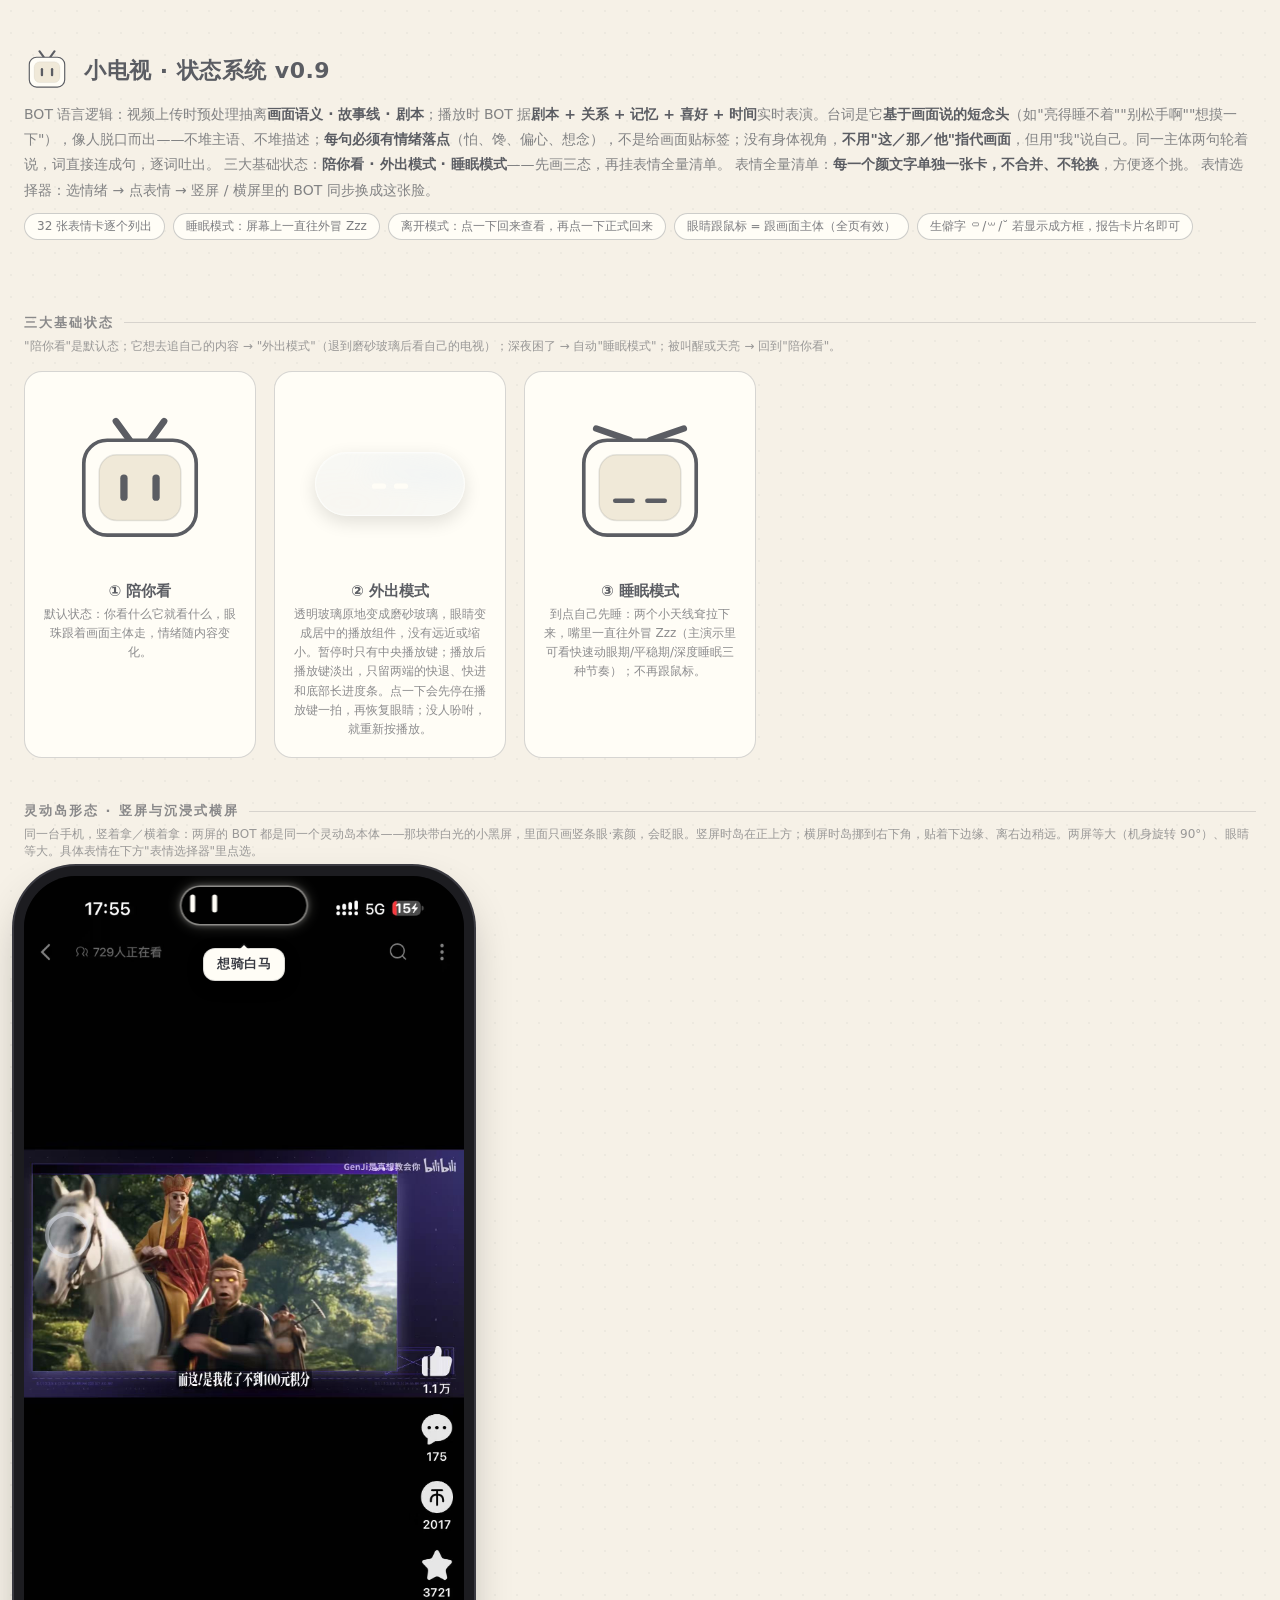
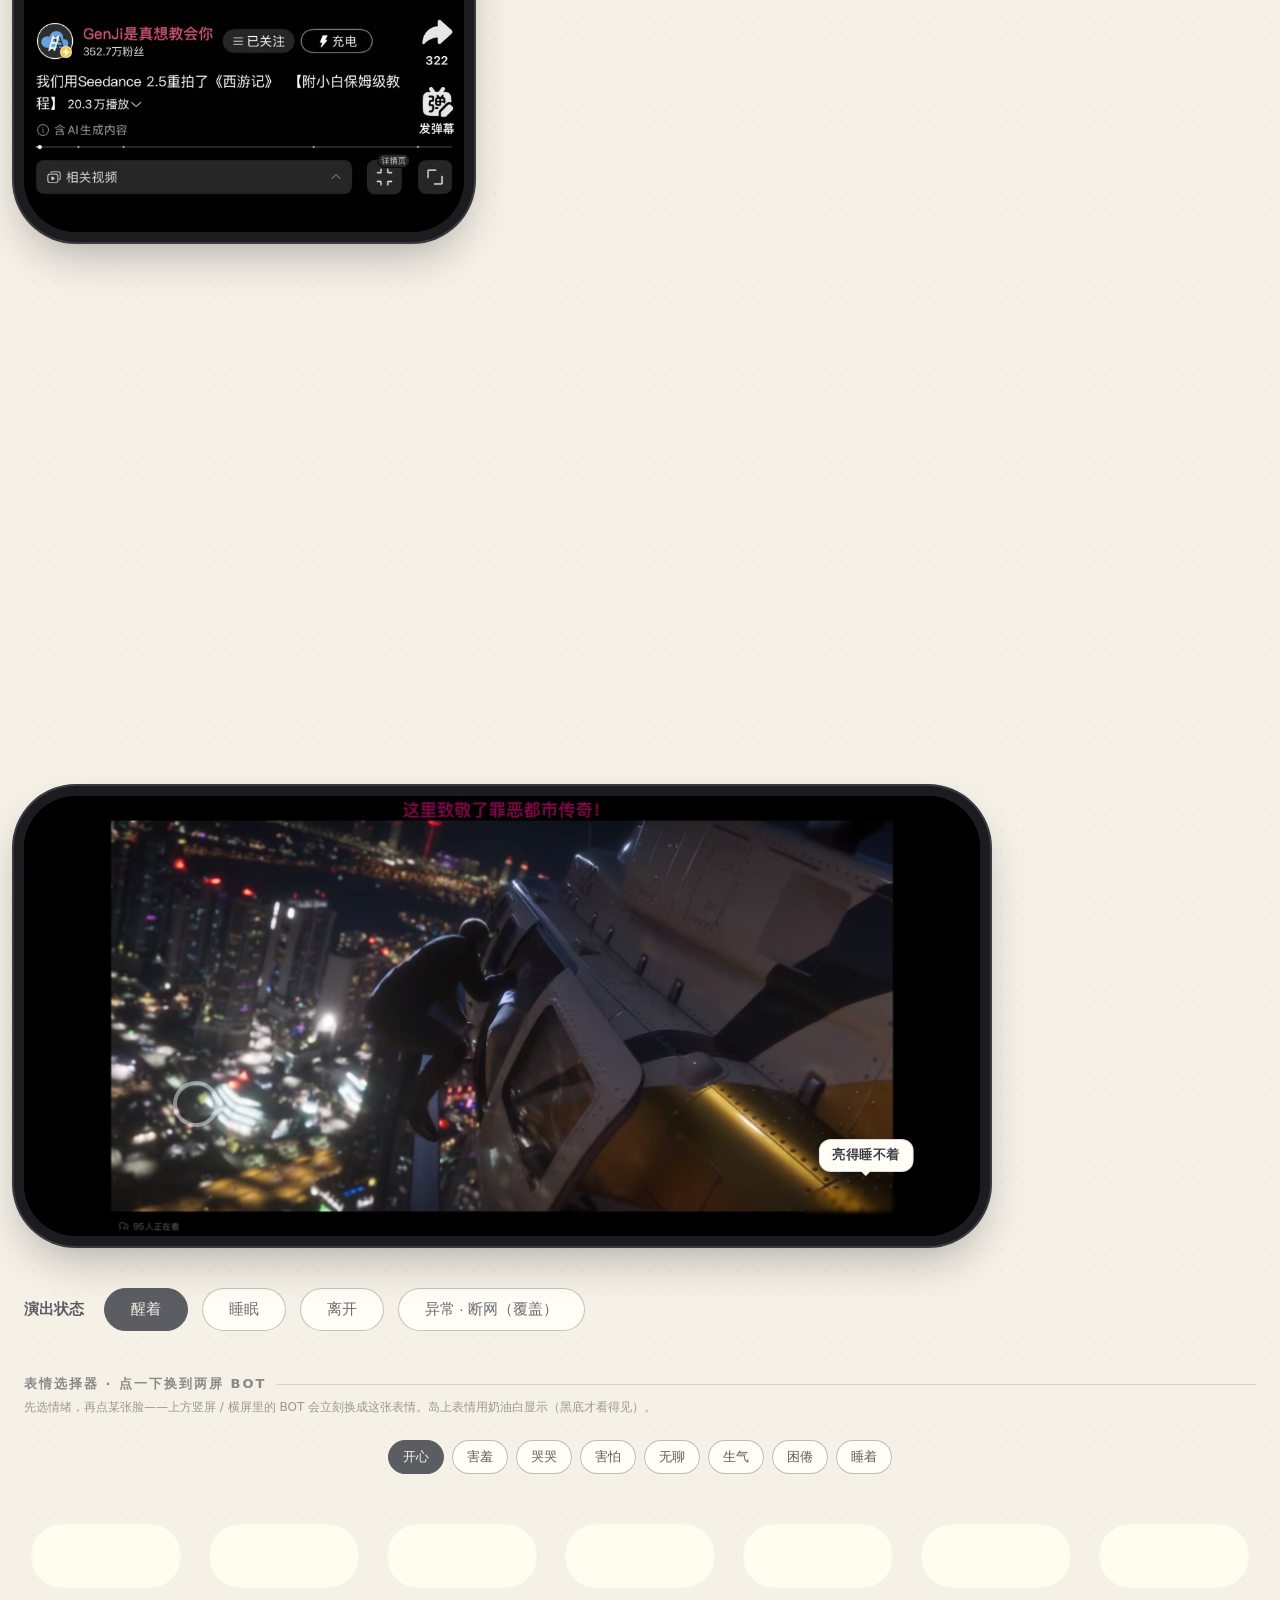
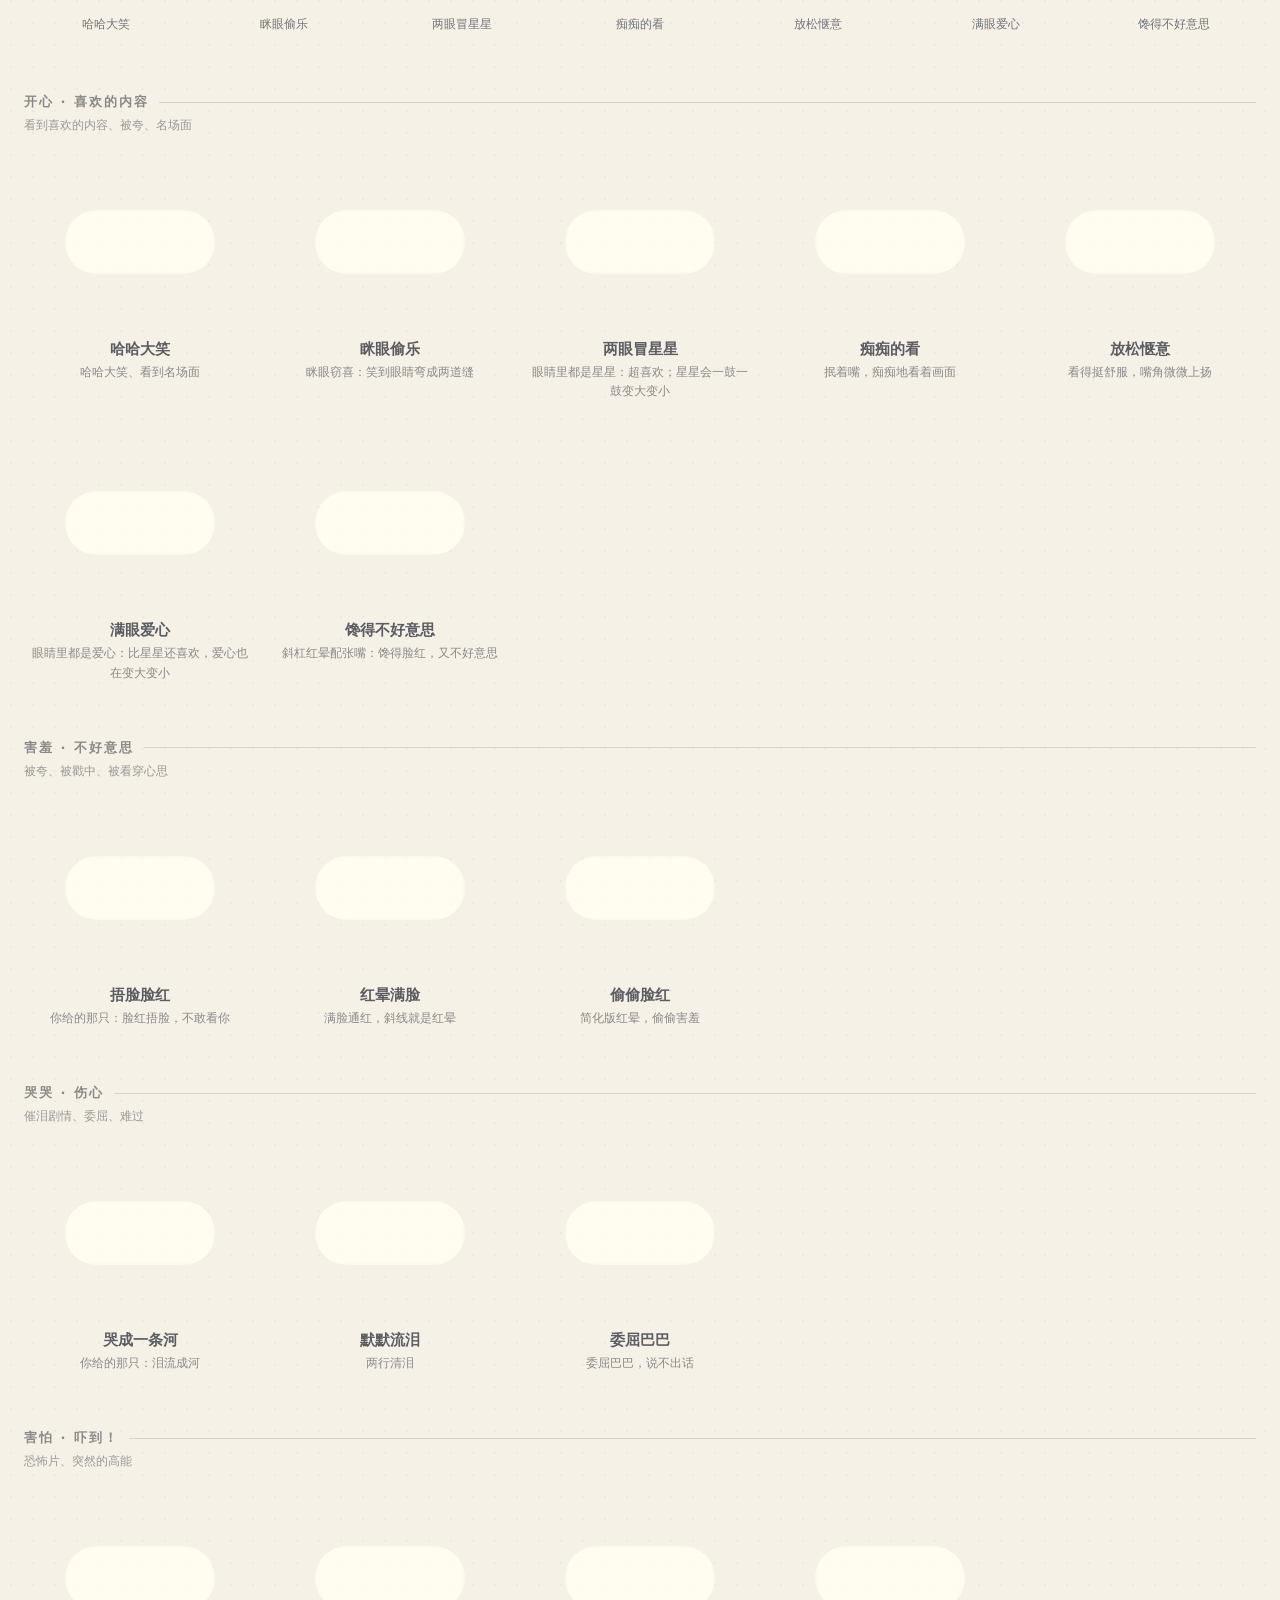
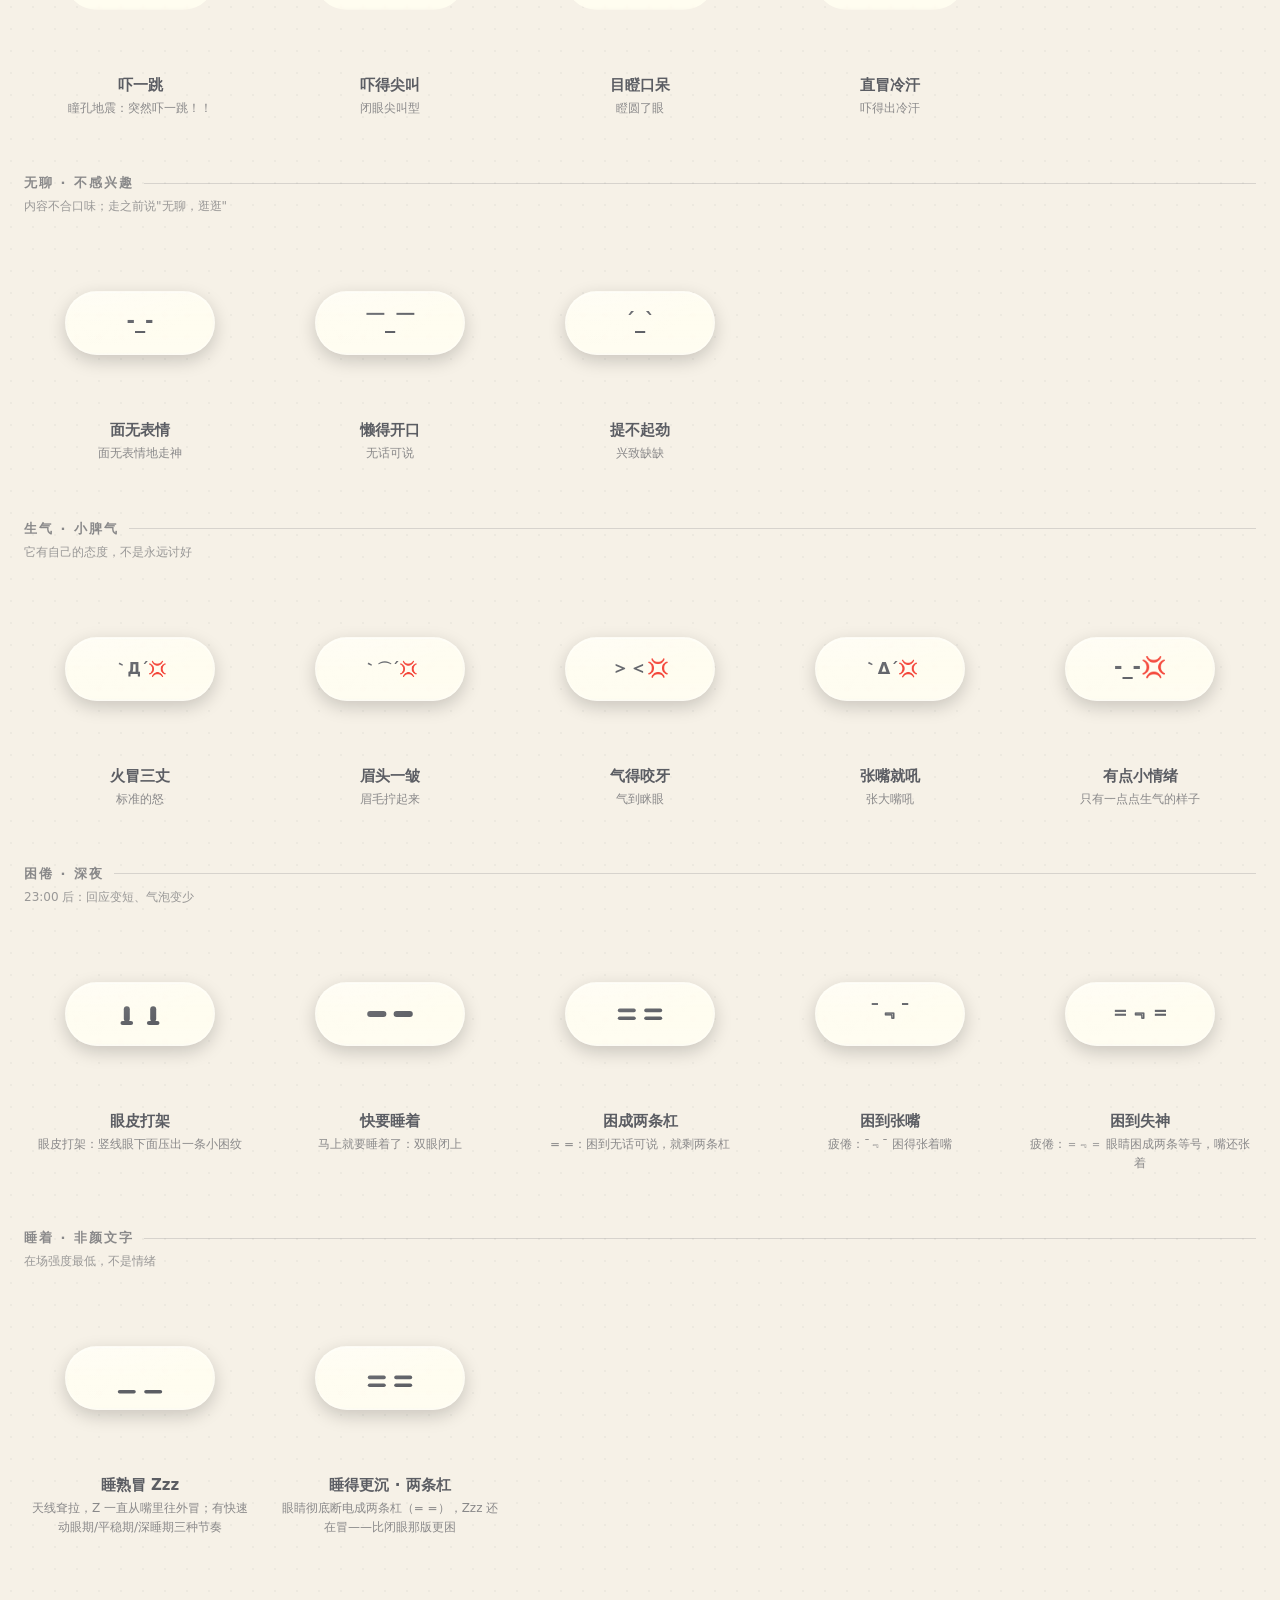
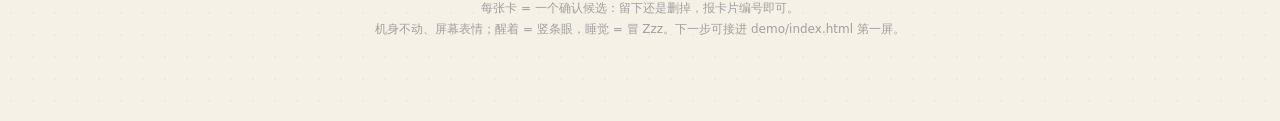
<file: projects/video-companion/mascot-states.html>
<!doctype html>
<html lang="zh-CN">
<head>
<meta charset="utf-8">
<meta name="viewport" content="width=device-width, initial-scale=1">
<title>小电视 · 状态系统 v0.9（三大基础状态 + 表情清单）</title>
<link rel="icon" href="data:,">
<script>
if (new URLSearchParams(window.location.search).get('embed') === 'landscape') {
  document.documentElement.classList.add('embed-landscape');
}
</script>
<style>
  :root{
    --paper:#f6f1e7;   /* 纸感底色 */
    --ink:#5b5d63;     /* 深灰线条 */
    --shell:#fffdf6;   /* 机身奶油白 */
    --screenbg:#f0e9d8;/* 屏幕墨水屏浅色 */
    --pink:#fb7299;    /* B 站粉，仅点缀 */
  }
  *{ box-sizing:border-box; margin:0; padding:0; }
  body{
    font-family:"PingFang SC","Microsoft YaHei",system-ui,sans-serif;
    color:var(--ink);
    background:
      radial-gradient(circle, rgba(91,93,99,.055) 1px, transparent 1.5px) 0 0/22px 22px,
      var(--paper);
    min-height:100vh;
    padding:48px 24px 80px;
  }
  .page{ max-width:1500px; margin:0 auto; }

  header{ display:flex; align-items:center; gap:14px; margin-bottom:8px; }
  header .tv{ --tv-size:46px; }
  h1{ font-size:22px; letter-spacing:.5px; }
  .sub{ color:rgba(91,93,99,.75); font-size:14px; margin-bottom:10px; line-height:1.8; }
  .sub b{ color:var(--ink); font-weight:600; }
  .chips{ display:inline-flex; flex-wrap:wrap; gap:8px; margin-bottom:30px; font-size:12px; color:rgba(91,93,99,.8); }
  .chips span{ border:1px solid rgba(91,93,99,.3); border-radius:999px; padding:4px 12px; background:var(--shell); }

  h2{
    font-size:13px; font-weight:600; letter-spacing:2px;
    color:rgba(91,93,99,.7); margin:44px 0 6px;
    display:flex; align-items:center; gap:10px;
  }
  h2::after{ content:""; flex:1; height:1px; background:rgba(91,93,99,.2); }
  .h2note{ font-size:12px; color:rgba(91,93,99,.6); margin-bottom:16px; }

  /* ════ 电视部件：机身静止；默认脸=线条眼；情绪=颜文字上屏 ════ */
  .tv{ width:var(--tv-size,150px); display:block; overflow:visible; }
  .tv__antenna line, .tv__antenna path{ stroke:var(--ink); stroke-width:9; stroke-linecap:round; fill:none; }
  .tv__body{ fill:var(--shell); stroke:var(--ink); stroke-width:5; }
  .tv__screen{ fill:var(--screenbg); stroke:rgba(91,93,99,.15); stroke-width:2; }
  .tv__face .eye{
    stroke:var(--ink); stroke-width:10; stroke-linecap:round; fill:none;
    transform-box:fill-box; transform-origin:center;
  }
  .kao{ font-family:"PingFang SC","Microsoft YaHei",system-ui,sans-serif; font-weight:600; fill:var(--ink); }
  .tv-wrap{ position:relative; display:inline-block; }

  /* 睡觉=睡着了：Z 从嘴巴冒出来，越飘越大；快速动眼期快、深度睡眠慢 */
  .zzz-bub{ opacity:0; animation:zzRise 9s ease-out infinite; }
  @keyframes zzRise{
    0%{ opacity:0; transform:translate(0,0) scale(.55); }
    15%{ opacity:.95; }
    38%{ opacity:.85; transform:translate(var(--dx,0), -40px) scale(1.3); }
    52%{ opacity:0; transform:translate(var(--dx,0), -40px) scale(1.3); }
    100%{ opacity:0; transform:translate(var(--dx,0), -40px) scale(1.3); }
  }
  .tv--rem .zzz-bub{ animation-duration:4s; }
  .tv--deep .zzz-bub{ animation-duration:15s; }

  /* 屏幕动效：只有眨眼、眼神移动、屏幕明暗 */
  .tv--track .eye, .tv--peek .eye, .tv--big .eye{ animation:blink 5s infinite; }
  .tv--quiet .eye{ opacity:.35; animation:blink 12s infinite; }
  @keyframes blink{ 0%,91%,100%{ transform:scaleY(1); } 94%,96%{ transform:scaleY(.12); } }

  /* 爱心/星星眼：符号按心跳节奏变大变小，左右错开半拍，不呆板 */
  .beat{ fill:var(--ink); transform-box:fill-box; transform-origin:center; animation:beat 1.5s ease-in-out infinite; }
  @keyframes beat{ 0%,100%{ transform:scale(1); } 50%{ transform:scale(1.25); } }
  /* 惊吓感叹号：只在每个周期开头弹出一小会儿，其余时间隐藏（不是常态显示） */
  .bang{ opacity:0; transform-box:fill-box; transform-origin:center; animation:bang 3.4s ease-in-out infinite; }
  @keyframes bang{
    0%   { opacity:0; transform:scale(.3) rotate(-10deg); }
    5%   { opacity:1; transform:scale(1.2) rotate(0deg); }
    10%  { transform:scale(1); }
    20%  { opacity:1; }
    28%,100%{ opacity:0; transform:scale(.5); }
  }
  /* 冷汗：汗珠在脸颊边慢慢往下滑、边滑边淡出，循环 */
  .sweat{ fill:var(--ink); opacity:0; transform-box:fill-box; animation:sweat 2.6s ease-in infinite; }
  @keyframes sweat{
    0%   { opacity:0; transform:translateY(-4px) scale(.7); }
    15%  { opacity:.9; transform:translateY(0) scale(1); }
    60%  { opacity:.9; }
    100%{ opacity:0; transform:translateY(16px) scale(.85); }
  }

  /* ════ 主演示：大电视自动轮换池子 ════ */
  .stage{ display:flex; flex-direction:column; align-items:center; gap:22px; padding:34px 0 8px; }
  .stage .tv{ --tv-size:230px; }
  /* ════ 表情选择器：选情绪 → 点表情 → 换到两屏 BOT ════ */
  .picker{ padding:8px 0 4px; }
  .picker-bar{ display:flex; flex-wrap:wrap; gap:8px; justify-content:center; margin-bottom:22px; }
  .picker-bar button{
    font:500 12.5px/1 inherit; padding:7px 14px; border-radius:999px; cursor:pointer;
    border:1.5px solid rgba(91,93,99,.4); background:var(--shell); color:var(--ink);
  }
  .picker-bar button.active{ background:var(--ink); color:var(--paper); border-color:var(--ink); }
  .picker-grid{ display:grid; grid-template-columns:repeat(auto-fill,minmax(150px,1fr)); gap:14px; }
  .picker-card{
    padding:8px 4px 12px; display:flex; flex-direction:column; align-items:center; cursor:pointer;
    transition:transform .15s;
  }
  .picker-card:hover{ transform:translateY(-2px); }
  .picker-card.active span{ color:var(--pink); font-weight:600; }
  .picker-card .tv-wrap{ height:104px; display:flex; align-items:center; justify-content:center; }
  .picker-card .tv{ --tv-size:98px; }
  .picker-card .tv--peek{ --tv-size:72px; }
  .picker-card .frame-view{ display:flex; }   /* 选择器内统一用播放框视图 */
  .picker-card span{ font-size:12px; margin-top:8px; color:rgba(91,93,99,.85); text-align:center; }
  /* 岛里换上表情：奶油白，黑底上才看得见 */
  .island-stage .island__face .kao,
  .island-stage .island__face .beat,
  .island-stage .island__face .sweat{ fill:var(--shell); }

  /* ════ 表情全量清单网格 ════ */
  .grid{ display:grid; grid-template-columns:repeat(auto-fill,minmax(210px,1fr)); gap:18px; }
  .card{
    background:var(--shell); border:1.5px solid rgba(91,93,99,.25);
    border-radius:18px; padding:28px 16px 18px;
    display:flex; flex-direction:column; align-items:center;
  }
  .card .tv-wrap{ height:168px; display:flex; align-items:center; justify-content:center; }
  .card .tv{ --tv-size:146px; }
  /* gallery 卡：与选择器一致——去掉白框，只留透明播放框 */
  #gallery .card{ background:none; border:none; border-radius:0; padding:8px 4px 12px; }
  #gallery .card .frame-view{ display:flex; }
  .card .tv--peek{ --tv-size:92px; }
  .card h3{ font-size:15px; margin-top:14px; }
  .card p{ font-size:12px; color:rgba(91,93,99,.7); text-align:center; margin-top:4px; line-height:1.6; }
  /* 表情卡的模式切换：整机 / 视频播放框 */
  .card-modes{ display:flex; gap:6px; margin-top:10px; }
  .card-modes button{
    font-size:11px; padding:3px 11px; border-radius:999px; cursor:pointer;
    border:1px solid rgba(91,93,99,.32); background:var(--paper); color:rgba(91,93,99,.85);
  }
  .card-modes button.active{ background:var(--ink); color:var(--paper); border-color:var(--ink); }
  /* 视频播放框：横屏 BOT 同款透明玻璃，只有一个表情 + 限定它的空间框 */
  .frame-view{ display:none; width:150px; height:64px; border-radius:999px; position:relative;
    align-items:center; justify-content:center; overflow:hidden;
    border:1px solid rgba(255,255,255,.34);
    -webkit-backdrop-filter:blur(2px) saturate(1.25) brightness(1.05);
    backdrop-filter:blur(2px) saturate(1.25) brightness(1.05);
    box-shadow:0 6px 18px rgba(0,0,0,.18), inset 0 1px 1px rgba(255,255,255,.5), inset 0 -1px 1px rgba(255,255,255,.2);
    background:linear-gradient(180deg, rgba(255,255,255,.16), rgba(255,255,255,.02) 48%, rgba(255,255,255,.1));
  }
  .frame-view::before{ content:""; position:absolute; inset:0; border-radius:inherit; pointer-events:none;
    background:radial-gradient(120% 140% at 20% 0%, rgba(255,255,255,.22), transparent 60%); }
  .frame-face{ width:120px; height:60px; display:block; }
  .frame-face .eye{ animation:blink 5s infinite; transform-box:fill-box; transform-origin:center; }
  .face--sleep .eye{ animation:none; }   /* 睡脸闭着眼，不眨眼 */
  .card.mode-frame .tv-view{ display:none; }
  .card.mode-frame .frame-view{ display:flex; }
  /* gallery 全局模式栏 */
  .gallery-bar{ display:flex; align-items:center; gap:10px; flex-wrap:wrap; margin:26px 0 2px;
    padding:12px 16px; background:var(--shell); border:1.5px solid rgba(91,93,99,.22); border-radius:14px; }
  .gallery-bar__label{ font-size:13px; font-weight:600; margin-right:4px; }
  .gallery-bar button{ font-size:12px; padding:5px 14px; border-radius:999px; cursor:pointer;
    border:1px solid rgba(91,93,99,.32); background:var(--paper); color:rgba(91,93,99,.85); }
  .gallery-bar button.active{ background:var(--ink); color:var(--paper); border-color:var(--ink); }
  .gallery-bar__note{ font-size:11px; color:rgba(91,93,99,.6); margin-left:auto; }
  .pill{
    margin-top:8px; font-size:11px; color:rgba(91,93,99,.7);
    border:1px solid rgba(91,93,99,.3); border-radius:999px; padding:3px 10px; background:var(--paper);
  }

  /* ════ 灵动岛形态：它住在灵动岛里（手机原截图当底图，竖屏原比例不改） ════ */
  .island-stage{ display:flex; gap:48px; flex-wrap:wrap; align-items:flex-start; }
  .phone-col{ flex:none; width:440px; }
  .land-col{ flex:none; width:956px; margin-top:516px; }   /* 956-440：让横屏视窗与竖屏视窗底部对齐 */
  .phone{ position:relative; width:440px; height:956px; border-radius:52px; overflow:hidden;
    background:#0a0a0c; box-shadow:0 0 0 10px #1c1c20, 0 0 0 12px #3a3a41, 0 20px 46px rgba(0,0,0,.30); }
  .phone__screen{ position:absolute; inset:0; overflow:hidden; }
  .phone__screen img{ width:100%; height:100%; object-fit:cover; display:block; }
  /* 视觉捕捉：每个屏幕只有一个高透明灰色细环，视线落到哪个主体就平滑挪过去并维持 */
  .focus-hit{
    position:absolute; z-index:2; width:104px; height:104px; border-radius:50%;
    transform:translate(-50%,-50%); cursor:crosshair;
  }
  .reticle{
    position:absolute; z-index:3; width:46px; height:46px; margin:-23px 0 0 -23px;
    border:4px solid rgba(232,236,245,.5); border-radius:50%;
    box-shadow:0 0 7px rgba(220,228,242,.18);
    pointer-events:none; opacity:0; transform:scale(.86);
    transition:left .7s cubic-bezier(.4,0,.2,1), top .7s cubic-bezier(.4,0,.2,1),
               opacity .35s ease, transform .45s ease;
  }
  .reticle.is-on{ opacity:1; transform:scale(1); }
  /* 思考：岛下四个白点依次亮起，没有对话框 */
  .think-dots{
    position:absolute; z-index:4; left:50%; top:58px; transform:translateX(-50%);
    display:flex; gap:7px; opacity:0; pointer-events:none; transition:opacity .2s ease;
  }
  .think-dots.is-on{ opacity:1; }
  .think-dots i{
    width:7px; height:7px; border-radius:50%; background:rgba(255,253,246,.18);
    animation:dotLight 1.6s linear infinite;
  }
  .think-dots i:nth-child(1){ animation-delay:0s; }
  .think-dots i:nth-child(2){ animation-delay:.22s; }
  .think-dots i:nth-child(3){ animation-delay:.44s; }
  .think-dots i:nth-child(4){ animation-delay:.66s; }
  @keyframes dotLight{
    0%,8%   { background:rgba(255,253,246,.18); box-shadow:none; }
    15%,55% { background:var(--shell); box-shadow:0 0 7px rgba(255,253,246,.9); }
    70%,100%{ background:rgba(255,253,246,.18); box-shadow:none; }
  }
  /* 台词气泡：离岛更远，思考点之后才弹出 */
  .thought{
    position:absolute; z-index:4; left:50%; top:72px; transform:translateX(-50%) translateY(-6px);
    opacity:0; pointer-events:none; transition:opacity .3s ease, transform .3s ease;
    background:#fffdf6; color:#3a3c44; border:1.5px solid rgba(91,93,99,.22);
    border-radius:12px; padding:7px 13px; white-space:nowrap;
    font-size:12.5px; font-weight:600; letter-spacing:.5px;
    box-shadow:0 5px 16px rgba(0,0,0,.25);
  }
  .thought::before{
    content:""; position:absolute; top:-6px; left:50%; transform:translateX(-50%);
    border-left:6px solid transparent; border-right:6px solid transparent;
    border-bottom:6px solid rgba(91,93,99,.22);
  }
  .thought::after{
    content:""; position:absolute; top:-4.5px; left:50%; transform:translateX(-50%);
    border-left:5px solid transparent; border-right:5px solid transparent;
    border-bottom:5px solid #fffdf6;
  }
  .thought.is-on{ opacity:1; transform:translateX(-50%) translateY(0); }
  .thought__say{ animation:sayPop .35s cubic-bezier(.2,1.3,.4,1); }
  @keyframes sayPop{ from{ transform:scale(.8); } to{ transform:scale(1); } }
  /* 换脸淡入淡出：状态切换时先淡出旧脸，换完 innerHTML 再淡入，不再瞬间跳脸 */
  .face-follow{ transition:opacity .19s ease; }
  .face-follow.face-morphing{ opacity:0; }
  .island .face-follow.gazing{ transition:transform .7s cubic-bezier(.4,0,.2,1), opacity .19s ease; }
  /* 岛＝手机屏幕里的那块黑（真机尺寸 125×36.67pt）；外面一圈白光＝它正在运行 */
  .island{
    position:relative; box-sizing:border-box; border-radius:999px; overflow:hidden; background:transparent;
    border:1px solid transparent;
    -webkit-backdrop-filter:blur(0px) saturate(1) brightness(1);
    backdrop-filter:blur(0px) saturate(1) brightness(1);
    /* 过渡写在基态：进出 away / error / sleep 都平滑，不会因移除 class 而瞬间跳回 */
    transition:background .5s ease, border-color .5s ease, box-shadow .5s ease,
               backdrop-filter .5s ease, -webkit-backdrop-filter .5s ease;
    box-shadow:0 0 0 1.5px rgba(255,253,246,.38), 0 0 6px 1px rgba(255,253,246,.34), 0 0 16px 2px rgba(255,253,246,.20);
  }
  /* 竖屏岛白光呼吸：明灭很轻，像在待机。away 磨砂态会单独停掉外圈呼吸 */
  @keyframes islandBreath{
    0%,100%{ box-shadow:0 0 0 1.5px rgba(255,253,246,.30), 0 0 6px 1px rgba(255,253,246,.26), 0 0 16px 2px rgba(255,253,246,.14); }
    50%    { box-shadow:0 0 0 1.5px rgba(255,253,246,.48), 0 0 8px 1px rgba(255,253,246,.42), 0 0 22px 3px rgba(255,253,246,.26); }
  }
  .phone__screen .island{ position:absolute; top:11px; left:50%; transform:translateX(-50%);
    animation:islandBreath 3.6s ease-in-out infinite; }
  .island__face{ position:absolute; left:50%; top:50%; transform:translate(-50%,-50%); display:block;
    filter:blur(0); transition:filter .48s ease, opacity .4s ease; }
  /* 岛上只有眼睛：黑底上用机身的奶油白 */
  /* 岛里的眼睛和 gallery 的"竖条眼·素颜"是同一个表情，也要眨眼才灵动 */
  .island .eye{ stroke:var(--shell); animation:blink 5s infinite; }
  /* 眼睛在画面里左右看 */
  .island-look--scan{ animation:islandScan 3.4s ease-in-out infinite; }
  @keyframes islandScan{ 0%,100%{ transform:translateX(-7px); } 50%{ transform:translateX(7px); } }
  /* ════ 沉浸式横屏：与竖屏是同一台手机（旋转 90°），尺寸一致；无岛黑底，眼睛直接浮在画面中间上方 ════ */
  .land-phone{
    position:relative; width:956px; height:440px; border-radius:52px; overflow:hidden;
    background:#0a0a0c; box-shadow:0 0 0 10px #1c1c20, 0 0 0 12px #3a3a41, 0 20px 46px rgba(0,0,0,.30);
  }
  .land-phone__screen{ position:absolute; inset:0; overflow:hidden; }
  .land-phone__screen img{ width:100%; height:100%; object-fit:cover; display:block; }
  /* 横屏的 BOT：沿用灵动岛外形，里面透明；外圈是比竖屏更淡的白光，同样轻轻呼吸 */
  .land-bot{
    position:absolute; z-index:4; bottom:11px; right:52px;
  }
  @keyframes landIslandBreath{
    0%,100%{ box-shadow:0 0 0 1px rgba(255,253,246,.14), 0 0 10px 1px rgba(255,253,246,.12); }
    50%    { box-shadow:0 0 0 1px rgba(255,253,246,.24), 0 0 15px 2px rgba(255,253,246,.22); }
  }
  .land-bot .island{
    background:transparent;
    box-shadow:0 0 0 1px rgba(255,253,246,.18), 0 0 12px 1px rgba(255,253,246,.16);
    animation:landIslandBreath 3.6s ease-in-out infinite;
    border:1px solid rgba(255,255,255,.34);
    -webkit-backdrop-filter:blur(2px) saturate(1.25) brightness(1.05);
    backdrop-filter:blur(2px) saturate(1.25) brightness(1.05);
  }
  .land-bot .island::after{
    content:""; position:absolute; inset:0; border-radius:inherit; pointer-events:none;
    background:linear-gradient(180deg, rgba(255,255,255,.18), rgba(255,255,255,.02) 48%, rgba(255,255,255,.10));
    box-shadow:inset 0 1px 1px rgba(255,255,255,.4), inset 0 -1px 1px rgba(255,255,255,.18);
  }
  .land-bot .eye{ filter:drop-shadow(0 1px 2px rgba(0,0,0,.65)); }
  .land-bot .face-follow{ transition:opacity .19s ease; }   /* 横屏不缓动跟随，但保留换脸淡入淡出 */
  /* 横屏的焦点环 / 思考点 / 台词气泡：跟着 BOT 走，在它上方依次出现 */
  .land-hit{ position:absolute; z-index:2; width:96px; height:96px; border-radius:50%; transform:translate(-50%,-50%); cursor:crosshair; }
  .land-reticle{ position:absolute; z-index:3; width:46px; height:46px; margin:-23px 0 0 -23px;
    border:4px solid rgba(232,236,245,.5); border-radius:50%; pointer-events:none;
    opacity:0; transform:scale(.86);
    transition:left .55s cubic-bezier(.4,0,.2,1), top .55s cubic-bezier(.4,0,.2,1), opacity .35s, transform .45s; }
  .land-reticle.is-on{ opacity:1; transform:scale(1); }
  /* BOT 中心在 right:114.5px（52 + 125/2）；思考点与气泡都对齐这个中心，紧贴岛的上方 */
  .land-think{ position:absolute; z-index:5; right:114px; bottom:51px; transform:translateX(50%); }
  .land-think .think-dots{ position:relative; left:auto; right:auto; top:auto; bottom:auto; transform:none; }
  .land-speech{ position:absolute; z-index:5; right:114px; bottom:64px; transform:translateX(50%); }
  .land-speech .thought{ position:relative; left:auto; right:auto; top:auto; bottom:auto; transform:translateY(6px); }
  .land-speech .thought.is-on{ transform:translateY(0); }
  /* 气泡在岛的上方 → 尖角朝下，指向 BOT */
  .land-speech .thought::before{
    top:auto; bottom:-6px; border-top:6px solid rgba(91,93,99,.22); border-bottom:0;
  }
  .land-speech .thought::after{
    top:auto; bottom:-4.5px; border-top:5px solid #fffdf6; border-bottom:0;
  }
  /* ════ 演出控制：醒着 / 睡眠 / 离开 / 异常（下方控制按钮，下移+放大） ════ */
  .show-ctrl{ display:flex; align-items:center; gap:14px; flex-wrap:wrap; margin:52px 0 0; }
  .show-ctrl__label{ font-size:15px; font-weight:600; color:var(--ink); margin-right:6px; }
  .show-ctrl button{ font-size:15px; padding:11px 26px; border-radius:999px; cursor:pointer;
    border:1.5px solid rgba(91,93,99,.36); background:var(--shell); color:rgba(91,93,99,.9); }
  .show-ctrl button.active{ background:var(--ink); color:var(--paper); border-color:var(--ink); }
  .show-ctrl button:disabled{ opacity:.4; cursor:default; }
  .show-ctrl button[data-show="error"].active{ background:#c0392b; border-color:#c0392b; color:#fff; }
  /* 睡眠态：两屏换成睡脸——居中偏下、闭眼、不眨眼、不跟鼠标/内容；停掉焦点环与台词 */
  /* 睡眠：闭眼不眨、稍偏下、字奶油白；停掉环/思考/台词，眼睛不跟 */
  .island-stage.state-sleep .face-follow{ transform:translateY(2px) !important; }
  .island-stage.state-sleep .eye{ animation:none !important; }
  /* BOT 框（岛内）的睡眠眼比整机预览略高一点：只抬眼睛，Z 字保持原位 */
  .island-stage.state-sleep .face-follow .eye{ transform:translateY(-3px); }
  .island-stage.state-sleep .kao{ fill:var(--shell); }
  .island-stage.state-sleep .reticle, .island-stage.state-sleep .land-reticle,
  .island-stage.state-sleep .think-dots, .island-stage.state-sleep .thought,
  .island-stage.state-sleep .land-think, .island-stage.state-sleep .land-speech{ display:none !important; }
  /* 困倦＝醒着：眼睛照常跟随（不锁 transform）、焦点环照常；只是脸是 = =、字用奶油白 */
  .island-stage.state-drowsy .eye{ animation:none !important; }
  .island-stage.state-drowsy .kao{ fill:var(--shell); }
  .island-stage.state-drowsy .think-dots, .island-stage.state-drowsy .thought,
  .island-stage.state-drowsy .land-think, .island-stage.state-drowsy .land-speech{ display:none !important; }
  .island-stage .island, .island-stage .land-bot{ cursor:pointer; }   /* 双击 BOT 可惊醒 */

  /* ════ 离开：BOT 退到磨砂玻璃后，用自己的小屏幕看内容 ════
     暂停时只有中央 ▶；播放后 ▶ 淡出，只保留快退 / 快进 / 进度条，屏幕开始闪动。
     回来先停在 ▶ 一拍，再原地恢复眼睛；继续离开时重新按播放。 */
  .away-world{
    position:absolute; inset:0; z-index:2; overflow:hidden; border-radius:inherit;
    opacity:0; pointer-events:none; filter:blur(0);
    transition:opacity .35s ease, filter .35s ease;
  }
  .state-away .island{
    overflow:hidden;
    animation:none;                 /* 磨砂态停掉外圈呼吸，改用下面的 inset 磨砂光 */
    background:rgba(225,232,238,.22);
    -webkit-backdrop-filter:blur(7px) saturate(.72) brightness(.92);
    backdrop-filter:blur(7px) saturate(.72) brightness(.92);
    border-color:rgba(255,255,255,.5);
    box-shadow:inset 0 1px 1px rgba(255,255,255,.38), inset 0 -1px 1px rgba(255,255,255,.16);
  }
  .state-away .away-world{ opacity:1; filter:blur(.7px); }
  .away-screen{
    position:absolute; inset:-18%; opacity:.12; transition:opacity .28s ease;
    background:
      radial-gradient(ellipse at 72% 40%, rgba(183,213,255,.55), transparent 40%),
      radial-gradient(ellipse at 28% 72%, rgba(255,207,174,.3), transparent 44%),
      radial-gradient(ellipse at 52% 24%, rgba(220,231,255,.38), transparent 36%);
  }
  .away-playing .away-screen{ animation:awayScreenPulse 3s ease-in-out infinite; }
  @keyframes awayScreenPulse{
    0%,100%{ opacity:.22; }
    25%{ opacity:.6; }
    50%{ opacity:.3; }
    72%{ opacity:.56; }
    86%{ opacity:.34; }
  }
  /* 框本身就是 BOT 的屏幕脸：没有远近和位移，只在原地切换磨砂、眼睛与播放组件。 */
  .state-away .island__face{
    z-index:3; left:50%; top:50%; opacity:.9;
    transform:translate(-50%,-50%); filter:blur(1.1px);
    transition:filter .48s ease, opacity .4s ease;
  }
  .island-player{ opacity:0; transition:opacity .45s cubic-bezier(.4,0,.2,1); }
  .island-look{ transition:opacity .55s cubic-bezier(.4,0,.2,1) .06s; }   /* 稍晚淡入，与横眼淡出交叠更柔和 */
  .state-away .island-look{ opacity:0; }
  .state-away .island-player{ opacity:1; }
  .state-away.away-checking .island__face,
  .state-away.away-returning .island__face{
    opacity:1; filter:blur(0);
  }
  .state-away.away-checking .island-look,
  .state-away.away-returning .island-look{ opacity:1; }
  .state-away.away-checking .island-player,
  .state-away.away-returning .island-player{ opacity:0; }
  /* 离开态：两条横眼代替播放组件——像眯眼看自己内容，柔和闪烁 + 偶尔连眨两下 */
  .island-watch-eye{
    stroke:var(--shell); stroke-width:12px; stroke-linecap:round; fill:none;
    transform-box:fill-box; transform-origin:center;
  }
  .land-bot .island-watch-eye{ filter:drop-shadow(0 1px 2px rgba(0,0,0,.65)); }
  /* 像电视一样明暗闪，过渡放缓不跳；眨眼错开节奏，看着像在看内容 */
  :is(.state-away, .away-preview).away-playing .island-watch-eye{
    animation:awayEyeFlicker 3s ease-in-out infinite, awayEyeBlink 2.8s ease-in-out infinite;
  }
  @keyframes awayEyeFlicker{
    0%,100%{ opacity:.92; }
    22%{ opacity:.66; }
    46%{ opacity:.9; }
    68%{ opacity:.74; }
    84%{ opacity:1; }
  }
  /* 双眨：一次快速连眨两下（睁→闭→睁→闭→睁），然后长时间睁着 */
  @keyframes awayEyeBlink{
    0%,82%,86%,90%,100%{ transform:scaleY(1); }
    84%,88%{ transform:scaleY(.1); }
  }
  .state-away .reticle, .state-away .land-reticle,
  .state-away .think-dots, .state-away .thought,
  .state-away .land-think, .state-away .land-speech{ display:none !important; }
  .away-title{
    position:absolute; z-index:8; display:flex; align-items:center; gap:4px;
    max-width:190px; padding:0; border:0; cursor:pointer;
    -webkit-appearance:none; appearance:none; background:none;
    white-space:nowrap; overflow:hidden; text-overflow:ellipsis;
    font:600 11px/1.2 "PingFang SC","Microsoft YaHei",system-ui,sans-serif;
    color:var(--shell);
    text-shadow:0 1px 3px rgba(0,0,0,.85), 0 0 9px rgba(0,0,0,.5);
    opacity:0; pointer-events:none; transition:opacity .2s ease;
  }
  .away-title.is-on{ opacity:1; pointer-events:auto; }
  .away-title__dot{ display:none; }
  .away-title__arrow{ flex:none; font-size:12px; line-height:10px; opacity:.9; }
  .phone__screen .away-title{ left:50%; top:50px; transform:translateX(-50%); }
  .land-phone__screen .away-title{ right:114px; bottom:50px; transform:translateX(50%); }
  /* "正在看"：无卡片纯白字 + 轻投影（两屏同步）；标题一行放不下才跑马灯，
     两份内容首尾相接，-50% 位移无缝循环。 */
  .away-title .away-marquee{ display:flex; width:max-content; flex:none; white-space:nowrap; }
  .away-title .away-marquee > span{ flex:none; padding-right:16px; }
  .away-title.is-scrolling .away-marquee{ animation:awayMarquee var(--marquee-dur,7s) linear infinite; }
  @keyframes awayMarquee{ from{ transform:translateX(0); } to{ transform:translateX(-50%); } }
  .away-preview{
    position:relative; width:150px; height:64px; overflow:hidden; border-radius:999px;
    background:rgba(225,232,238,.24); border:1px solid rgba(255,255,255,.5);
    box-shadow:inset 0 1px 1px rgba(255,255,255,.38), 0 6px 18px rgba(0,0,0,.12);
  }
  .away-preview .away-world{ opacity:1; filter:blur(.7px); }
  .away-preview .island__face{
    z-index:3; left:50%; top:50%; transform:translate(-50%,-50%) scale(.88); filter:blur(.65px);
  }
  .away-preview .island-look{ opacity:0; }
  .away-preview .island-player{ opacity:1; }

  /* ════ 异常 · 断网：眼睛原地定格变灰，外缘有扫描光弧绕圈 ════ */
  @property --orbit-angle{ syntax:'<angle>'; inherits:false; initial-value:0deg; }
  .signal-orbit{
    position:absolute; inset:-3px; z-index:5; border-radius:inherit; padding:2px;
    opacity:0; pointer-events:none;
    background:conic-gradient(from var(--orbit-angle),
      transparent 0 66%, rgba(255,253,246,.16) 76%, rgba(255,253,246,.62) 87%, #fff 91%, transparent 97%);
    -webkit-mask:linear-gradient(#000 0 0) content-box, linear-gradient(#000 0 0);
    -webkit-mask-composite:xor;
    mask:linear-gradient(#000 0 0) content-box, linear-gradient(#000 0 0);
    mask-composite:exclude;
  }
  .state-error .island{ overflow:visible; }   /* 让扫描光弧能贴着外缘显示 */
  .state-error .signal-orbit{
    opacity:1;
    animation:orbitSweep 1.6s linear infinite, orbitBlink .8s ease-in-out infinite alternate;
  }
  @keyframes orbitSweep{ to{ --orbit-angle:360deg; } }
  @keyframes orbitBlink{ from{ opacity:.45; } to{ opacity:1; } }
  /* 眼睛只换颜色、停掉眨眼；位置、形状、背景与视频都不变。 */
  .state-error .island-look .eye{
    stroke:#8a8a90; opacity:1; animation:none;
  }
  /* 异常态停掉焦点环/气泡/思考点 */
  .island-stage.state-error .reticle, .island-stage.state-error .land-reticle,
  .island-stage.state-error .think-dots, .island-stage.state-error .thought,
  .island-stage.state-error .land-think, .island-stage.state-error .land-speech{ display:none !important; }
  /* 被惊醒：气泡里逐字打字打出"？？"→"干嘛"（不再从头顶冒问号），两屏同款 */
  .wake-say{
    position:absolute; z-index:7; opacity:0; pointer-events:none; white-space:nowrap;
    font-family:"PingFang SC","Microsoft YaHei",system-ui,sans-serif; font-size:13px; font-weight:600;
    color:#3a3c44; background:#fffdf6; border:1.5px solid rgba(91,93,99,.22);
    border-radius:12px; padding:6px 12px; transition:opacity .2s ease;
  }
  .wake-say::after{ content:""; position:absolute; left:22px; bottom:-7px;
    border-left:6px solid transparent; border-right:6px solid transparent; border-top:6px solid #fffdf6; }
  .phone__screen .wake-say{ left:50%; top:66px; transform:translateX(-50%); }
  .land-phone__screen .wake-say{ right:114px; bottom:96px; transform:translateX(50%); }
  .wake-say.is-on{ opacity:1; }
  footer{ margin-top:48px; font-size:12px; color:rgba(91,93,99,.55); text-align:center; line-height:1.8; }

  /* 简历嵌入：透明裁切到手机外框，只保留原版横屏画面与 BOT。 */
  html.embed-landscape,
  html.embed-landscape body{ background:transparent !important; }
  html.embed-landscape body{ min-height:0; padding:0; overflow:hidden; }
  html.embed-landscape .page{ width:100%; max-width:none; margin:0; }
  html.embed-landscape .page > header,
  html.embed-landscape .page > .sub,
  html.embed-landscape .page > .chips,
  html.embed-landscape .page > h2,
  html.embed-landscape .page > .h2note,
  html.embed-landscape #states,
  html.embed-landscape #showCtrl,
  html.embed-landscape .picker,
  html.embed-landscape #galleryBar,
  html.embed-landscape #gallery,
  html.embed-landscape .page > footer{ display:none !important; }
  html.embed-landscape #islandStage{ display:block; width:100%; margin:0; padding:0; }
  html.embed-landscape #islandStage .phone-col{ display:none !important; }
  html.embed-landscape .land-col{
    width:100% !important; height:calc(464px * var(--land-fit,1));
    margin:0 !important;
  }
  html.embed-landscape .land-phone{
    transform:scale(var(--land-fit,1)); transform-origin:top left;
    margin:calc(12px * var(--land-fit,1)) 0 0 calc(12px * var(--land-fit,1));
    box-shadow:0 0 0 10px #1c1c20, 0 0 0 12px #3a3a41;
  }
</style>
</head>
<body>
<div class="page">

  <header>
    <span id="logo"></span>
    <h1>小电视 · 状态系统 v0.9</h1>
  </header>
  <p class="sub">
    BOT 语言逻辑：视频上传时预处理抽离<b>画面语义 · 故事线 · 剧本</b>；播放时 BOT 据<b>剧本 + 关系 + 记忆 + 喜好 + 时间</b>实时表演。台词是它<b>基于画面说的短念头</b>（如"亮得睡不着""别松手啊""想摸一下"），像人脱口而出——不堆主语、不堆描述；<b>每句必须有情绪落点</b>（怕、馋、偏心、想念），不是给画面贴标签；没有身体视角，<b>不用"这／那／他"指代画面</b>，但用"我"说自己。同一主体两句轮着说，词直接连成句，逐词吐出。
    三大基础状态：<b>陪你看 · 外出模式 · 睡眠模式</b>——先画三态，再挂表情全量清单。
    表情全量清单：<b>每一个颜文字单独一张卡，不合并、不轮换</b>，方便逐个挑。
    表情选择器：选情绪 → 点表情 → 竖屏 / 横屏里的 BOT 同步换成这张脸。
  </p>
  <div class="chips">
    <span>32 张表情卡逐个列出</span>
    <span>睡眠模式：屏幕上一直往外冒 Zzz</span>
    <span>离开模式：点一下回来查看，再点一下正式回来</span>
    <span>眼睛跟鼠标 = 跟画面主体（全页有效）</span>
    <span>生僻字 ꒪/꒳/˘ 若显示成方框，报告卡片名即可</span>
  </div>

  <h2>三大基础状态</h2>
  <p class="h2note">"陪你看"是默认态；它想去追自己的内容 → "外出模式"（退到磨砂玻璃后看自己的电视）；深夜困了 → 自动"睡眠模式"；被叫醒或天亮 → 回到"陪你看"。</p>
  <section class="grid" id="states"></section>

  <h2>灵动岛形态 · 竖屏与沉浸式横屏</h2>
  <p class="h2note">同一台手机，竖着拿／横着拿：两屏的 BOT 都是同一个灵动岛本体——那块带白光的小黑屏，里面只画竖条眼·素颜，会眨眼。竖屏时岛在正上方；横屏时岛挪到右下角，贴着下边缘、离右边稍远。两屏等大（机身旋转 90°）、眼睛等大。具体表情在下方"表情选择器"里点选。</p>
  <section class="island-stage" id="islandStage">
    <div class="phone-col">
      <div class="phone"><div class="phone__screen" id="phone1"></div></div>
    </div>
    <div class="land-col">
      <div class="land-phone">
        <div class="land-phone__screen" id="landscape">
          <img src="ref_immersive.jpg" alt="沉浸式横屏播放 · 游戏画面原截图">
          <div class="land-bot" id="landBot"></div>
        </div>
      </div>
    </div>
  </section>

  <div class="show-ctrl" id="showCtrl">
    <span class="show-ctrl__label">演出状态</span>
    <button data-show="company" class="active">醒着</button>
    <button data-show="sleep">睡眠</button>
    <button data-show="away" title="第一次点击：回到磨砂框前查看，无交互会再退回去；再次点击：正式回来">离开</button>
    <button data-show="error" title="覆盖层：不改变模式（醒着/睡眠/离开都可能断网）；主视觉是旋转光圈，不只眼睛变灰">异常 · 断网（覆盖）</button>
  </div>

  <h2>表情选择器 · 点一下换到两屏 BOT</h2>
  <p class="h2note">先选情绪，再点某张脸——上方竖屏 / 横屏里的 BOT 会立刻换成这张表情。岛上表情用奶油白显示（黑底才看得见）。</p>
  <section class="picker">
    <div class="picker-bar" id="pickerBar"></div>
    <div class="picker-grid" id="pickerGrid"></div>
  </section>

  <div class="gallery-bar" id="galleryBar" style="display:none">
    <span class="gallery-bar__label">表情显示模式</span>
    <button data-all="tv" class="active">全部 · 整机</button>
    <button data-all="frame">全部 · 播放框</button>
    <span class="gallery-bar__note">播放框＝透明玻璃框里只有表情，仍会跟鼠标</span>
  </div>
  <div id="gallery"></div>

  <footer>
    每张卡 = 一个确认候选：留下还是删掉，报卡片编号即可。<br>机身不动、屏幕表情；醒着 = 竖条眼，睡觉 = 冒 Zzz。下一步可接进 demo/index.html 第一屏。
  </footer>
</div>

<script>
  // ── 机身外框：直线边 + 等半径圆角，轮廓处处相切（手写路径两侧有鼓包、顶边起拱） ──
  const BODY = '<rect class="tv__body" x="23" y="40" width="154" height="130" rx="32"/>';

  // ── 默认脸：线条眼（用户原始设定） ──
  const eyeAt = (x, dx, y1, y2) =>
    `<g transform="translate(${x} 0)"><line class="eye" x1="${dx}" y1="${y1}" x2="${dx}" y2="${y2}"/></g>`;
  const V = (x) => eyeAt(x, 0, -13, 13);            // 竖条：醒

  // ── 颜文字上屏：字号按字符数自适应 ──
  const KAO = (chars) => {
    // 按估算宽度反算字号：每个表情铺到差不多的宽度（以"害羞·之二"的饱满度为标准），大小粗细就齐了
    const w = [...chars].reduce((s, ch) => s + ('ω＼＞＜Д▽★💢꒪꒳￣﹏｀⌒◍'.includes(ch) ? 1 : '⁄/*_-.´`˘~'.includes(ch) ? 0.52 : 0.74), 0);
    const size = Math.max(17, Math.min(34, 88 / w));
    return `<text class="kao" x="0" y="9" text-anchor="middle" style="font-size:${size.toFixed(1)}px">${chars}</text>`;
  };

  const BARS_A = V(-22) + V(22);   // 竖条眼
  // 害怕·之一专用：°Д° 之外，两个"！"在头上方偶尔弹出（bang 动画控制，只出现一会儿）
  const BANG = (x, y, delay) => `<text class="kao bang" x="${x}" y="${y}" text-anchor="middle" style="font-size:24px;animation-delay:${delay}s">!</text>`;
  const SHOCK_FACE = KAO('°Д°') + BANG(36, -26, 0) + BANG(48, -10, -.3);
  // 害怕·之二：＞﹏＜ 加一个"！"，同样只是偶尔弹出
  const SCREAM_FACE = KAO('＞﹏＜') + BANG(40, -22, -.6);
  // 害怕·之四：；Д｀ 两颊各挂一滴冷汗，循环往下滑落
  const SWEAT = (x, delay) => `<g transform="translate(${x} -10)"><path class="sweat" style="animation-delay:${delay}s" d="M0 -7 C2.6 -2.6 5 .6 5 3.6 A5 5 0 1 1 -5 3.6 C-5 .6 -2.6 -2.6 0 -7 Z"/></g>`;
  const SWEAT_FACE = KAO('；Д｀') + SWEAT(-42, 0) + SWEAT(42, -1.3);
  const MILD_ANGER_FACE = KAO('-_-💢');
  // 组合脸：竖条眼不动，只换嘴巴——同一个"人"做出不同表情，不再一张脸定死
  const MOUTH = (ch) => `<text class="kao" x="0" y="21" text-anchor="middle" style="font-size:21px">${ch}</text>`;
  const BARS_MOUTH = (ch) => BARS_A + MOUTH(ch);
  // 爱心/星星眼：用 SVG 符号代替文字，才能各自做"变大变小"的动效；两只同步一鼓一鼓
  const SYM_FACE = (tag, attrs) => [-23, 23].map((x) =>
    `<g transform="translate(${x} 0)"><${tag} class="beat" ${attrs}/></g>`
  ).join('');
  const HEART_FACE = SYM_FACE('path', 'd="M0 12 C-1.4 7.2 -11.5 1.4 -11.5 -5.8 A6 6 0 0 1 0 -5.8 A6 6 0 0 1 11.5 -5.8 C11.5 1.4 1.4 7.2 0 12 Z"');
  const STAR_FACE  = SYM_FACE('polygon', 'points="0,-15.6 3.9,-5.3 14.8,-4.8 6.3,2 9.2,12.6 0,6.6 -9.2,12.6 -6.3,2 -14.8,-4.8 -3.9,-5.3"');
  // 困倦眼：竖线眼下面压一条小横杠（困纹），代表困了；最后一档双眼闭上
  const EYE_H = (x) => `<g transform="translate(${x} 0)"><line class="eye" x1="-11" y1="0" x2="11" y2="0"/></g>`;
  const DROWSY = [
    eyeAt(-22, 0, -8, 8) + eyeAt(22, 0, -8, 8) +
      `<line class="eye" x1="-29" y1="15" x2="-15" y2="15" style="stroke-width:7px"/><line class="eye" x1="15" y1="15" x2="29" y2="15" style="stroke-width:7px"/>`,
    EYE_H(-22) + EYE_H(22),
    // 之三：= =，每只眼两条横线（细一点、拉开一点，别糊成一坨）
    `<g transform="translate(-22 0)"><line class="eye" x1="-12" y1="-6" x2="12" y2="-6" style="stroke-width:6px"/><line class="eye" x1="-12" y1="7" x2="12" y2="7" style="stroke-width:6px"/></g>` +
      `<g transform="translate(22 0)"><line class="eye" x1="-12" y1="-6" x2="12" y2="-6" style="stroke-width:6px"/><line class="eye" x1="-12" y1="7" x2="12" y2="7" style="stroke-width:6px"/></g>`,
    KAO('¯﹃¯'),                                   // 之四：疲倦，困得张着嘴
  ];
  // 睡觉脸：闭眼两条细横线（比别的表情细、位置更靠下），3 个 Z 从嘴巴的位置错峰冒出、越飘越大
  const ZZZ = [0,1,2].map(i => `<text class="kao zzz-bub" x="0" y="30" text-anchor="middle" style="font-size:${20 + i*7}px; --dx:${[-26,0,26][i]}px; animation-delay:${(i*3).toFixed(1)}s">Z</text>`).join('');
  const SLEEP_FACE = `<line class="eye" x1="-34" y1="18" x2="-10" y2="18" style="stroke-width:6px"/><line class="eye" x1="10" y1="18" x2="34" y2="18" style="stroke-width:6px"/>` + ZZZ;
  // 更困的一版：眼睛是两条杠（= =），彻底断电
  const SLEEP_FACE_BARS = DROWSY[2] + ZZZ;
  const SLEEP_POOL = [SLEEP_FACE];
  // 睡眠模式整机：两个小天线耷拉下来
  const SLEEP_SVG = `<svg class="tv tv--nightsleep" viewBox="0 0 200 200" role="img" aria-label="睡着冒Z的小电视">
    <g class="tv__antenna"><line x1="86" y1="40" x2="40" y2="24"/><line x1="114" y1="40" x2="160" y2="24"/></g>
    ${BODY}
    <rect class="tv__screen" x="44" y="60" width="112" height="90" rx="24"/>
    <g class="tv__face" transform="translate(100 105)"><g class="face-follow">${SLEEP_FACE}</g></g>
  </svg>`;

  function tvFaceSVG(face, tvClass = 'tv--track'){
    return `<svg class="tv ${tvClass}" viewBox="0 0 200 200" role="img" aria-label="小电视">
      <g class="tv__antenna"><line x1="86" y1="40" x2="67" y2="14"/><line x1="114" y1="40" x2="133" y2="14"/></g>
      ${BODY}
      <rect class="tv__screen" x="44" y="60" width="112" height="90" rx="24"/>
      <g class="tv__face" transform="translate(100 105)"><g class="face-follow">${face}</g></g>
    </svg>`;
  }

  function eyesSVG(){
    return `<svg class="tv tv--peek" viewBox="0 0 200 200" role="img" aria-label="只露出两只眼睛的小电视">
      <g class="tv__face" transform="translate(100 105)"><g class="face-follow">${BARS_A}</g></g>
    </svg>`;
  }

  // ── 页眉 logo：默认竖条眼 ──
  document.getElementById('logo').innerHTML = tvFaceSVG(BARS_A);

  // ── 表情全量清单：每一个颜文字一张卡，不合并 ──
  const GALLERY = [
    { name:'开心 · 喜欢的内容', note:'看到喜欢的内容、被夸、名场面', items:[
      { face:KAO('≧▽≦'), label:'哈哈大笑', desc:'哈哈大笑、看到名场面' },
      { face:KAO('≧ω≦'), label:'眯眼偷乐', desc:'眯眼窃喜：笑到眼睛弯成两道缝' },
      { face:STAR_FACE, label:'两眼冒星星', desc:'眼睛里都是星星：超喜欢；星星会一鼓一鼓变大变小' },
      { face:KAO('´▽｀'), label:'痴痴的看', desc:'抿着嘴，痴痴地看着画面' },
      { face:KAO('￣ω￣'), label:'放松惬意', desc:'看得挺舒服，嘴角微微上扬' },
      { face:HEART_FACE, label:'满眼爱心', desc:'眼睛里都是爱心：比星星还喜欢，爱心也在变大变小' },
      { face:KAO('⁄⁄⁄﹃⁄⁄⁄'), label:'馋得不好意思', desc:'斜杠红晕配张嘴：馋得脸红，又不好意思' },
    ]},
    { name:'害羞 · 不好意思', note:'被夸、被戳中、被看穿心思', items:[
      { face:KAO('*/ω＼*'), label:'捂脸脸红', desc:'你给的那只：脸红捂脸，不敢看你' },
      { face:KAO('⁄⁄⁄ω⁄⁄⁄'), label:'红晕满脸', desc:'满脸通红，斜线就是红晕' },
      { face:KAO('///ω///'), label:'偷偷脸红', desc:'简化版红晕，偷偷害羞' },
    ]},
    { name:'哭哭 · 伤心', note:'催泪剧情、委屈、难过', items:[
      { face:KAO('╥﹏╥'), label:'哭成一条河', desc:'你给的那只：泪流成河' },
      { face:KAO('T_T'), label:'默默流泪', desc:'两行清泪' },
      { face:KAO('QAQ'), label:'委屈巴巴', desc:'委屈巴巴，说不出话' },
    ]},
    { name:'害怕 · 吓到！', note:'恐怖片、突然的高能', items:[
      { face:SHOCK_FACE, label:'吓一跳', desc:'瞳孔地震：突然吓一跳！！' },
      { face:SCREAM_FACE, label:'吓得尖叫', desc:'闭眼尖叫型' },
      { face:KAO('꒪Д꒪'), label:'目瞪口呆', desc:'瞪圆了眼' },
      { face:SWEAT_FACE, label:'直冒冷汗', desc:'吓得出冷汗' },
    ]},
    { name:'无聊 · 不感兴趣', note:'内容不合口味；走之前说"无聊，逛逛"', items:[
      { face:KAO('-_-'), label:'面无表情', desc:'面无表情地走神' },
      { face:KAO('￣_￣'), label:'懒得开口', desc:'无话可说' },
      { face:KAO('´_`'), label:'提不起劲', desc:'兴致缺缺' },
    ]},
    { name:'生气 · 小脾气', note:'它有自己的态度，不是永远讨好', items:[
      { face:KAO('｀Д´💢'), label:'火冒三丈', desc:'标准的怒' },
      { face:KAO('｀⌒´💢'), label:'眉头一皱', desc:'眉毛拧起来' },
      { face:KAO('＞＜💢'), label:'气得咬牙', desc:'气到眯眼' },
      { face:KAO('｀Δ´💢'), label:'张嘴就吼', desc:'张大嘴吼' },
      { face:MILD_ANGER_FACE, label:'有点小情绪', desc:'只有一点点生气的样子' },
    ]},
    { name:'困倦 · 深夜', note:'23:00 后：回应变短、气泡变少', items:[
      { face:DROWSY[0], label:'眼皮打架', desc:'眼皮打架：竖线眼下面压出一条小困纹' },
      { face:DROWSY[1], label:'快要睡着', desc:'马上就要睡着了：双眼闭上' },
      { face:DROWSY[2], label:'困成两条杠', desc:'= =：困到无话可说，就剩两条杠' },
      { face:DROWSY[3], label:'困到张嘴', desc:'疲倦：¯﹃¯ 困得张着嘴' },
      { face:KAO('＝﹃＝'), label:'困到失神', desc:'疲倦：＝﹃＝ 眼睛困成两条等号，嘴还张着' },
    ]},
    { name:'睡着 · 非颜文字', note:'在场强度最低，不是情绪', items:[
      { svg:SLEEP_SVG, label:'睡熟冒 Zzz', desc:'天线耷拉，Z 一直从嘴里往外冒；有快速动眼期/平稳期/深睡期三种节奏' },
      { face:SLEEP_FACE_BARS, label:'睡得更沉 · 两条杠', desc:'眼睛彻底断电成两条杠（= =），Zzz 还在冒——比闭眼那版更困' },
    ]},
  ];

  // ── 离开态脸层：提前定义，状态预览卡与两屏 BOT 共用，避免初始化顺序报错 ──
  const EYES_BARS = BARS_A;
  // 离开态：两条更厚的横眼（像眯眼看自己的内容）。仍放进 island-player 层，复用 away/checking/returning 的显隐切换。
  const AWAY_EYES = `
    <g class="island-watch-eyes">
      <line class="island-watch-eye" x1="-35" y1="0" x2="-15" y2="0"/>
      <line class="island-watch-eye" x1="15" y1="0" x2="35" y2="0"/>
    </g>`;
  function islandFaceLayers(eyes){
    return `<g class="island-look">${eyes}</g><g class="island-player">${AWAY_EYES}</g>`;
  }
  const AWAY_FACE = islandFaceLayers(EYES_BARS);

  // ── 三大基础状态 ──
  const STATES = [
    { label:'① 陪你看', desc:'默认状态：你看什么它就看什么，眼珠跟着画面主体走，情绪随内容变化。', body: tvFaceSVG(BARS_A,'tv--track') },
    { label:'② 外出模式', desc:'透明玻璃原地变成磨砂玻璃，眼睛变成居中的播放组件，没有远近或缩小。暂停时只有中央播放键；播放后播放键淡出，只留两端的快退、快进和底部长进度条。点一下会先停在播放键一拍，再恢复眼睛；没人吩咐，就重新按播放。', body:'<div class="away-preview away-playing">' + awayWorldHTML() + '<svg class="island__face tv" viewBox="0 0 200 200" style="width:100px;height:100px"><g class="tv__face" transform="translate(100 105)"><g class="face-follow">' + AWAY_FACE + '</g></g></svg></div>' },
    { label:'③ 睡眠模式', desc:'到点自己先睡：两个小天线耷拉下来，嘴里一直往外冒 Zzz（主演示里可看快速动眼期/平稳期/深度睡眠三种节奏）；不再跟鼠标。', body: SLEEP_SVG },
  ];
  document.getElementById('states').innerHTML = STATES.map(s => `
    <div class="card"><div class="tv-wrap">${s.body}</div><h3>${s.label}</h3><p>${s.desc}</p></div>`).join('');

  // 视频播放框里的"只有表情"：从整机的 tv__face 里取表情内容，放进一个限定空间框；不然用 face / 睡脸
  function frameFace(it){
    let f = it.face || '', sleep = false;
    if (f === SLEEP_FACE_BARS) sleep = true;                          // 两条杠睡脸：同样不眨眼
    if (!f && it.svg === SLEEP_SVG){ f = SLEEP_FACE; sleep = true; }   // 睡着卡
    if (!f && it.tvClass === 'tv--quiet') f = BARS_A;         // 收敛卡
    if (!f && it.peek) f = BARS_A;                            // 半可见卡
    // 睡脸预览：整张脸下移到框内更低处（眼睛更低），Z 靠上浮动画不溢出框底
    const gy = sleep ? 40 : 35;   /* 预览卡睡觉眼比普通表情低一截 */
    return `<div class="frame-view"><svg class="frame-face" viewBox="0 0 200 70" role="img" aria-label="播放框里的表情">
      <g class="tv__face" transform="translate(100 ${gy})"><g class="face-follow${sleep ? ' face--sleep' : ''}">${f}</g></g>
    </svg></div>`;
  }
  const gallery = document.getElementById('gallery');
  gallery.innerHTML = GALLERY.map(g => `
    <h2>${g.name}</h2>
    ${g.note ? `<p class="h2note">${g.note}</p>` : ''}
    <section class="grid">
      ${g.items.map(it => `
        <div class="card">
          <div class="tv-wrap">${frameFace(it)}</div>
          <h3>${it.label}</h3><p>${it.desc}</p>
        </div>`).join('')}
    </section>`).join('');
  // 模式切换：整机 / 播放框（事件委托）
  function applyModeToAll(frame){
    document.querySelectorAll('#gallery .card').forEach(card => {
      card.classList.toggle('mode-frame', frame);
      card.querySelectorAll('.card-modes button').forEach(b => b.classList.toggle('active', b.dataset.m === (frame ? 'frame' : 'tv')));
    });
    document.querySelectorAll('#galleryBar button').forEach(b => b.classList.toggle('active', (b.dataset.all === 'frame') === frame));
  }
  gallery.addEventListener('click', e => {
    const btn = e.target.closest('.card-modes button');
    if (!btn) return;
    const card = btn.closest('.card');
    const frame = btn.dataset.m === 'frame';
    card.classList.toggle('mode-frame', frame);
    btn.parentElement.querySelectorAll('button').forEach(b => b.classList.toggle('active', b === btn));
    // 单卡改动后取消全局栏的选中态（不再是"全部"）
    document.querySelectorAll('#galleryBar button').forEach(b => b.classList.remove('active'));
  });
  document.getElementById('galleryBar').addEventListener('click', e => {
    const btn = e.target.closest('button[data-all]');
    if (btn) applyModeToAll(btn.dataset.all === 'frame');
  });

  // ════ 灵动岛形态：岛＝手机里那块黑屏，里面只画眼睛 ════
  // 岛上只画竖条眼·素颜（陪看）——和 gallery 那张卡是同一个表情
  // 岛＝真机尺寸 125×36.67pt；外面一圈极淡的白光表示它正在运行
  const ISLAND = { w:125, h:36.67, fs:100 };
  // 离开模式的屏幕层：一层自动明暗闪烁的光，代表 BOT 沉进自己的小屏幕看内容。
  // 不依赖外部资源；同一 markup 同时用于竖屏、横屏和基础状态预览。
  function awayWorldHTML(){
    return `<div class="away-world" aria-hidden="true"><span class="away-screen"></span></div>`;
  }
  const islandSVG = (eyes) => `
    <div class="island" style="width:${ISLAND.w}px;height:${ISLAND.h}px">
      <span class="signal-orbit" aria-hidden="true"></span>
      ${awayWorldHTML()}
      <svg class="island__face tv" viewBox="0 0 200 200" style="width:${ISLAND.fs}px;height:${ISLAND.fs}px">
        <g class="tv__face" transform="translate(100 105)"><g class="face-follow">${islandFaceLayers(eyes)}</g></g>
      </svg>
    </div>`;
  // 画面视觉焦点：坐标＝相对原截图的百分比（截图与容器等比例，直接对应）
  // 每个屏幕只有一个光圈：透明热区（响应鼠标指定）+ 一个共用光圈（平滑挪动、维持锁定）
  const FOCI = {
    phone1: [
      // BOT 语言：像人一样脱口而出的短念头，不堆主语、不堆描述；逐词吐但不加分隔符。
      // 每句必须有情绪落点（怕、馋、偏心、想念），不是给画面贴标签；同一主体两句轮着说。
      { x:10, y:37.5, label:'马',   lines:[['想','骑白马'], ['白马','好乖']] },
      { x:45, y:41.7, label:'悟空', lines:[['猴哥','有点帅'], ['想','跟猴哥走']] },
      { x:58, y:45.6, label:'八戒', lines:[['还是','八戒','可爱'], ['八戒','在就好了']] },
    ],
  };
  const RETICLE = `<div class="reticle"></div>`;
  const THOUGHT = `<div class="think-dots"><i></i><i></i><i></i><i></i></div><div class="thought"></div>`;
  const focusLayer = (pid) => FOCI[pid].map((f,i) =>
    `<span class="focus-hit" data-i="${i}" title="${f.label}" style="left:${f.x}%;top:${f.y}%"></span>`
  ).join('') + RETICLE + (pid === 'phone1' ? THOUGHT : '');

  // 底图＝手机原截图（竖屏原比例）；岛按真实位置摆：上边距 11pt、水平居中
  document.getElementById('phone1').innerHTML =
    `<img src="ref_shortplay.jpg" alt="竖屏视频播放页 · 手机原截图">${focusLayer('phone1')}${islandSVG(EYES_BARS)}`;

  // ── 沉浸式横屏：玻璃 BOT 在右下角；画面里一套"看→思考→说话"演示，鼠标在画面上则干脆跟随 ──
  const land = document.getElementById('landscape');
  const landBot = document.getElementById('landBot');
  landBot.innerHTML = islandSVG(EYES_BARS);
  // 惊醒时的打字气泡（两屏各一套，独立于睡眠/困倦的隐藏规则）
  document.getElementById('phone1').insertAdjacentHTML('beforeend', `<div class="wake-say"></div>`);
  land.insertAdjacentHTML('beforeend', `<div class="wake-say"></div>`);
  // 离开模式片名小条：只做入口，不在本页假装完成视频跳转。
  const AWAY_VIDEO = { id:'three-body', title:'三体' };
  const awayTitleHTML = `<button type="button" class="away-title" data-video-id="${AWAY_VIDEO.id}" title="点击跳转到 BOT 正在看的视频（本页暂不演示跳转）"><span class="away-title__dot"></span><span>正在看《${AWAY_VIDEO.title}》</span><span class="away-title__arrow">›</span></button>`;
  document.getElementById('phone1').insertAdjacentHTML('beforeend', awayTitleHTML);
  land.insertAdjacentHTML('beforeend', awayTitleHTML);
  // 两个视窗的"正在看"标签：标题一行放不下才滚动；短标题（如《三体》）保持单行静止。
  (function enableAwayMarquee(){
    const text = `正在看《${AWAY_VIDEO.title}》 ›`;
    const probe = document.createElement('span');
    probe.textContent = text;
    probe.style.cssText = 'position:absolute;visibility:hidden;white-space:nowrap;font:600 11px "PingFang SC","Microsoft YaHei",system-ui,sans-serif';
    document.body.appendChild(probe);
    const natural = probe.getBoundingClientRect().width;
    probe.remove();
    const dur = Math.max(6, natural / 22).toFixed(1) + 's';
    document.querySelectorAll('.away-title').forEach(btn => {
      const maxW = parseFloat(getComputedStyle(btn).maxWidth) || 190;
      if (natural > maxW - 4){
        btn.classList.add('is-scrolling');
        btn.style.setProperty('--marquee-dur', dur);
        btn.innerHTML = `<span class="away-marquee"><span>${text}</span><span aria-hidden="true">${text}</span></span>`;
      }
    });
  })();
  const landFace = landBot.querySelector('.face-follow');
  const landIsland = landBot.querySelector('.island__face');
  // 值得捕捉的主体（占整张截图百分比）
  // BOT 认得出这是 GTA6 预告，说的不是画面标注，而是"挂在飞机外"这件事给它的反应：怕、贪、犯馋
  const LAND_FOCI = [
    { x:18, y:70, label:'城市', lines:[['亮得','睡不着'], ['想','搬去','迈阿密']] },
    { x:43, y:45, label:'男人', lines:[['别','松手啊'], ['不敢','看了']] },
    { x:54, y:64, label:'驾驶舱', lines:[['换我','坐坐'], ['想','坐进去']] },
    { x:83, y:79, label:'机身', lines:[['想','摸一下'], ['想','敲一敲']] },
  ];
  land.insertAdjacentHTML('beforeend', `
    ${LAND_FOCI.map((f,i)=>`<span class="land-hit" data-i="${i}" title="${f.label}" style="left:${f.x}%;top:${f.y}%"></span>`).join('')}
    <div class="land-reticle"></div>
    <div class="land-think"><div class="think-dots"><i></i><i></i><i></i><i></i></div></div>
    <div class="land-speech"><div class="thought"></div></div>`);
  const landReticle = land.querySelector('.land-reticle');
  const landThink = land.querySelector('.land-think .think-dots');
  const landSpeech = land.querySelector('.land-speech .thought');
  let landLookTimer = null, landTypedTimer = null, landIdx = -1, landMouse = false;
  let thoughtTimer = null, typedTimer = null;   // 竖屏台词计时器（演出切换也要清）
  // 视线：目标点在画面里的位置 → 岛内位移（范围比竖屏大）
  function landGazePoint(px, py){
    const r = landIsland.getBoundingClientRect();
    const sr = land.getBoundingClientRect();
    const dx = clamp(((px/100*sr.width + sr.left) - (r.left + r.width/2)) / 14, -16, 16);
    const dy = clamp(((py/100*sr.height + sr.top) - (r.top + r.height/2)) / 18, -10, 10);
    setFaceOffset(landFace, dx, dy, landFace.closest('.island'));
  }
  // 台词轮换：同一主体有两句就换着说，不连着重复同一句（没写 lines 的退回 words）
  function pickLine(f){
    const list = f.lines && f.lines.length ? f.lines : (f.words ? [f.words] : []);
    if (!list.length) return null;
    if (list.length === 1) return list[0];
    let i = Math.floor(Math.random() * list.length);
    if (i === f._last) i = (i + 1) % list.length;
    f._last = i;
    return list[i];
  }
  function landSay(words){
    if (!words) return;
    clearTimeout(landLookTimer); clearInterval(landTypedTimer);
    landThink.classList.add('is-on');
    landSpeech.className = 'thought'; landSpeech.innerHTML = '';
    landLookTimer = setTimeout(() => {
      landThink.classList.remove('is-on');
      landSpeech.className = 'thought is-on';
      landSpeech.innerHTML = `<span class="thought__say"></span>`;
      landTypedTimer = typeWords(landSpeech.firstElementChild, words);   // 同一套 BOT 语言规则
    }, 1500);
  }
  function landFocus(i){
    if (!isAwake()) return;   // 只有陪我们一起看视频时才捕捉主体、移动眼睛
    landIdx = (i + LAND_FOCI.length) % LAND_FOCI.length;
    const f = LAND_FOCI[landIdx];
    landReticle.style.left = f.x + '%'; landReticle.style.top = f.y + '%';
    landReticle.classList.add('is-on');
    landGazePoint(f.x, f.y);          // 看东西
    landSay(pickLine(f));             // 思考 → 说话（同一主体轮换台词）
  }
  land.querySelectorAll('.land-hit').forEach((h,i)=>h.addEventListener('pointerenter',()=>{ landMouse=true; landFocus(i); }));
  land.addEventListener('pointermove', e => {
    if (!isAwake()) return;   // 离开 / 睡眠 / 断网：不跟随鼠标或画面
    const sr = land.getBoundingClientRect();
    const dx = clamp((e.clientX - (sr.left + sr.width/2)) / 14, -16, 16);
    const dy = clamp((e.clientY - (sr.top + sr.height/2)) / 18, -10, 10);
    setFaceOffset(landFace, dx, dy, landFace.closest('.island'));
  });
  land.addEventListener('pointerleave', () => {
    landMouse = false;
    if (showState !== 'error') landFace.style.transform = '';   // 断网中保持定格
  });
  // 换主体 4.2s：思考 1.5s + 吐词约 0.8s，留 2s 让这句话停住被读完（原来 3.2s，刚吐完就被下一句顶掉）
  setInterval(() => { if (isAwake() && !landMouse) landFocus(landIdx + 1); }, 4200);
  setTimeout(() => landFocus(0), 0);   // 等 clamp 定义完成再初始化，避免 TDZ

  // ── 眼珠跟踪 ──
  // 岛里的眼睛只看自己的画面主体（鼠标移上去＝指定目标，光圈锁过去；不动＝自动逐个换）；
  // 其余醒着的小电视仍跟着鼠标走，睡着/专注自己内容的除外。
  const trackers = [...document.querySelectorAll('.face-follow')]
    .map(el => ({ el, tv: el.closest('.tv'), frame: el.closest('.frame-view') }))
    // 整机 + 播放框里的表情都跟鼠标；岛内交给注视逻辑；睡脸不跟鼠标
    .filter(t => (t.tv || t.frame) && !t.tv?.closest('.island') && !t.el.classList.contains('face--sleep'));
  const clamp = (v, a, b) => Math.max(a, Math.min(b, v));
  // 眼睛位移的硬边界：先试放目标位移，再按实际渲染矩形把超出框的部分减回去。
  // getBoundingClientRect 包含描边与表情附属元素，因此眨眼/尾巴等状态也不会越框。
  function setFaceOffset(face, dx, dy, frame){
    if (!face || !frame) return;
    if (face.closest('#islandStage') && !isAwake()) return;  // 两屏 BOT 仅苏醒时允许视线位移
    const prevTransition = face.style.transition;
    face.style.transition = 'none';                         // 测量时不要让过渡动画干扰实际位置
    face.style.transform = `translate(${dx}px, ${dy}px)`;
    const eye = face.getBoundingClientRect();
    const box = frame.getBoundingClientRect();
    const pad = 1;
    let fixX = 0, fixY = 0;
    if (eye.left < box.left + pad) fixX = box.left + pad - eye.left;
    else if (eye.right > box.right - pad) fixX = box.right - pad - eye.right;
    if (eye.top < box.top + pad) fixY = box.top + pad - eye.top;
    else if (eye.bottom > box.bottom - pad) fixY = box.bottom - pad - eye.bottom;
    if (fixX || fixY){
      // 直接测出一个位移单位对应多少屏幕像素，避免依赖 SVG viewBox 换算假设。
      face.style.transform = `translate(${dx + 1}px, ${dy}px)`;
      const unitX = face.getBoundingClientRect().left - eye.left || 1;
      face.style.transform = `translate(${dx}px, ${dy + 1}px)`;
      const unitY = face.getBoundingClientRect().top - eye.top || 1;
      dx += fixX / unitX; dy += fixY / unitY;
    }
    face.style.transform = `translate(${dx.toFixed(2)}px, ${dy.toFixed(2)}px)`;
    face.style.transition = prevTransition;
  }

  let lastMove = Date.now();
  let mouseActive = false;
  addEventListener('pointermove', e => {
    lastMove = Date.now();
    if (!isAwake()) return;   // 全局硬限制：非陪看状态不执行任何眼睛跟踪
    if (!mouseActive){
      mouseActive = true;
      trackers.forEach(t => t.el.classList.remove('gazing'));
    }
    for (const t of trackers){
      if ((showState === 'sleep' || showState === 'away' || showState === 'error') && t.tv?.closest('#islandStage')) continue;   // 睡眠/离开/断网：两屏不跟
      if (t.tv && (t.tv.classList.contains('tv--nightsleep') || t.tv.classList.contains('tv--nolook'))) continue;
      const r = (t.frame || t.tv).getBoundingClientRect();   // 播放框用它自己的框算中心，保证框内也跟着鼠标
      const span = t.frame ? 12 : 18;                         // 框更小，位移系数收紧，眼珠不出框
      const dx = clamp((e.clientX - (r.left + r.width / 2)) / span, -9, 9);
      const dy = clamp((e.clientY - (r.top + r.height / 2)) / (t.frame ? 16 : 24), -5, 5);
      const frame = t.frame || t.tv.querySelector('.tv__screen') || t.tv;
      setFaceOffset(t.el, dx, dy, frame);
    }
    // 左图：鼠标在手机附近时，岛上眼睛实时跟着鼠标在整个岛内移动
    const g = ISLAND_GAZE[0];
    if (g && isAwake()){
      const sr = g.host.getBoundingClientRect();
      const near = e.clientX >= sr.left - 80 && e.clientX <= sr.right + 80 &&
                   e.clientY >= sr.top - 80 && e.clientY <= sr.bottom + 80;
      if (near){
        g.mouseNear = true;
        g.face.classList.remove('gazing');
        lookAtPoint(g, e.clientX, e.clientY);
      } else if (g.mouseNear){
        g.mouseNear = false;
        g.face.classList.add('gazing');
      }
    }
  });

  // 视线映射：画面内容区域 → 岛内位移。MAX_X/Y 只是期望的目标幅度；
  // 真正写入前统一由 setFaceOffset 按眼睛实际渲染矩形收紧，任何状态下都不越框。
  const CONTENT = {
    phone1: { x0:3, x1:97, y0:29, y1:53 },   // 西游记视频在竖屏截图里的位置
  };
  const MAX_X = 96, MAX_Y = 27;
  function gazeTo(g, px, py){                 // px/py＝相对手机屏幕的百分比
    const box = CONTENT[g.host.id];
    const nx = clamp((px - box.x0) / (box.x1 - box.x0), 0, 1);
    const ny = clamp((py - box.y0) / (box.y1 - box.y0), 0, 1);
    setFaceOffset(g.face, (nx*2-1)*MAX_X, (ny*2-1)*MAX_Y, g.face.closest('.island'));
  }
  function lookAtPoint(g, cx, cy){            // 鼠标客户端坐标 → 屏幕百分比
    const sr = g.host.getBoundingClientRect();
    gazeTo(g, (cx - sr.left) / sr.width * 100, (cy - sr.top) / sr.height * 100);
  }

  // 每个屏幕只有一个光圈：平滑挪到目标 → 维持锁定；眼睛同步看向该目标
  const ISLAND_GAZE = ['phone1'].map(pid => {
    const host = document.getElementById(pid);
    const g = {
      host,
      foci: FOCI[pid],
      hits: [...host.querySelectorAll('.focus-hit')],
      reticle: host.querySelector('.reticle'),
      thought: host.querySelector('.thought'),
      thinkDots: host.querySelector('.think-dots'),
      face: host.querySelector('.face-follow'),
      island: host.querySelector('.island__face'),
      idx: -1,
      held: false,          // 鼠标是否正停在某个主体上
      mouseNear: false,     // 鼠标是否在这台手机附近（左图：实时跟随）
    };
    g.hits.forEach((hit, i) => {
      hit.addEventListener('pointerenter', () => { g.held = true; if (isAwake()) lockFocus(g, i); });
      hit.addEventListener('pointerleave', () => { g.held = false; });
    });
    return g;
  });
  // BOT 语言规则：台词＝基于画面说的短念头（观感/愿望），像人脱口而出——不堆主语、不用代词指代画面；
  // 逐词吐出但词直接连成句、不加任何分隔符；思考阶段只有岛下 4 个白点依次亮。
  const TYPED_MS = 280;   // 吐词快一点，句子才来得及在换主体前读完（原来 320 吐完只剩不到 1 秒）
  // 逐词吐：我 → 我喜欢 → 我喜欢八戒（无分隔符）
  function typeWords(span, words){
    let k = 0, timer;
    timer = setInterval(() => {
      span.textContent = words.slice(0, ++k).join('');
      if (k >= words.length) clearInterval(timer);
    }, TYPED_MS);
    return timer;
  }
  function showThought(g, words){
    if (!g.thought) return;
    clearTimeout(thoughtTimer); clearInterval(typedTimer);
    const dots = g.thinkDots, bubble = g.thought;
    dots.classList.add('is-on');                              // 四个白点依次亮起
    bubble.className = 'thought';                             // 先不显示气泡
    bubble.innerHTML = '';
    thoughtTimer = setTimeout(() => {
      dots.classList.remove('is-on');
      bubble.className = 'thought is-on';
      bubble.innerHTML = `<span class="thought__say"></span>`;
      typedTimer = typeWords(bubble.firstElementChild, words);
    }, 1500);
  }
  function lockFocus(g, i){
    if (!isAwake()) return;   // 内容焦点跟随同样只属于陪看状态
    g.idx = (i + g.foci.length) % g.foci.length;
    const f = g.foci[g.idx];
    // 光圈按百分比定位（相对手机屏幕），并亮起维持
    g.reticle.style.left = f.x + '%';
    g.reticle.style.top  = f.y + '%';
    g.reticle.classList.add('is-on');
    // 视线：焦点在画面里的位置 → 岛内对应位置（画面左→岛左，画面右下→岛右下）
    gazeTo(g, f.x, f.y);
    g.face.classList.add('gazing');
    if (f.lines || f.words) {                                          // 左图：角色触发想法
      const line = pickLine(f);
      if (line) showThought(g, line);
    }
  }
  // ── 演出状态：陪伴 / 睡眠（离开先占位）；切换两屏 BOT 的脸与行为 ──
  let showState = 'company';
  // 三模式只有 company/sleep/away；drowsy 不是并列模式，是 sleep 被双击叫醒后的过渡态，行为完全等同 company。
  const isAwake = () => showState === 'company' || showState === 'drowsy';
  const islandStage = document.getElementById('islandStage');
  const portraitFace = ISLAND_GAZE[0].face;                 // 竖屏岛里的 face-follow
  const companyPortrait = portraitFace.innerHTML;           // 陪伴态：竖条眼
  const companyLand = landFace.innerHTML;                   // 陪伴态：横屏 BOT 的竖条眼
  // 换脸过渡：旧脸淡出 → 换 innerHTML → 新脸淡入。快速连切时取消上一次，最终只显示最新态。
  let morphTimer = null;
  function clearMorph(){
    clearTimeout(morphTimer); morphTimer = null;
    [portraitFace, landFace].forEach(f => f && f.classList.remove('face-morphing'));
  }
  function morphFaces(pHTML, lHTML){
    clearMorph();
    [portraitFace, landFace].forEach(f => f && f.classList.add('face-morphing'));
    morphTimer = setTimeout(() => {
      if (portraitFace) portraitFace.innerHTML = pHTML;
      if (landFace) landFace.innerHTML = lHTML;
      [portraitFace, landFace].forEach(f => f && f.classList.remove('face-morphing'));
      morphTimer = null;
    }, 190);
  }
  // 困倦脸＝那张 = =（两只眼各两条横线），两屏同步固定一张，不轮换
  const DROWSY_FACE = islandFaceLayers(DROWSY[2]);
  let backToSleepTimer = null;
  // 被惊醒：气泡里逐字打字——先打出"？？"，停一下，再打出"干嘛"；两屏同款
  const wakeSays = [...document.querySelectorAll('.wake-say')];
  let followUpTimer = null, wakeTypeTimer = null, wakeDelayTimer = null, wakeHideTimer = null;
  const WAKE_MS = 200;                         // 每字间隔
  function hideWake(){ wakeSays.forEach(el => el.classList.remove('is-on')); }
  function typeWake(text, done){               // 逐字打字，两屏同步；打完停留一会儿再隐去
    clearInterval(wakeTypeTimer); clearTimeout(wakeDelayTimer); clearTimeout(wakeHideTimer);
    wakeSays.forEach(el => { el.textContent = ''; el.classList.add('is-on'); });
    let i = 0;
    wakeTypeTimer = setInterval(() => {
      i++;
      wakeSays.forEach(el => el.textContent = text.slice(0, i));
      if (i >= text.length){
        clearInterval(wakeTypeTimer);
        wakeHideTimer = setTimeout(hideWake, 2600);
        done && done();
      }
    }, WAKE_MS);
  }
  function playWake(){
    typeWake('？？', () => {                    // 先打字打出问号
      wakeDelayTimer = setTimeout(() => typeWake('干嘛？'), 500);   // 停一下再打"干嘛？"
    });
    clearTimeout(followUpTimer);
    followUpTimer = setTimeout(() => {         // 6 秒没人搭话 → 追问（也逐字打）
      if (showState === 'drowsy') typeWake('需要我陪你一会儿吗？');
    }, 6000);
  }
  function armBackToSleep(){                                  // 困倦时 30 秒没互动 → 重新睡着
    clearTimeout(backToSleepTimer);
    backToSleepTimer = setTimeout(() => { if (showState === 'drowsy') setShowState('sleep'); }, 30000);
  }
  let reconnectTimer = null, isReconnecting = false;
  // ── 离开交互：0=播放中；1=回来查看；2=正式返回；3=正在过场（忽略重复点击） ──
  const awayTitles = [...document.querySelectorAll('.away-title')];
  let awayStep = 0, awayTitleTimer = null, awayCheckTimer = null, awayReturnTimer = null;
  let awayActionTimer = null, awayPhaseTimer = null;
  function hideAwayTitles(){ awayTitles.forEach(el => el.classList.remove('is-on')); }
  function resetAwayInteraction(){
    clearTimeout(awayTitleTimer); clearTimeout(awayCheckTimer); clearTimeout(awayReturnTimer);
    clearTimeout(awayActionTimer); clearTimeout(awayPhaseTimer);
    awayStep = 0;
    islandStage.classList.remove('away-checking', 'away-returning', 'away-playing');
    hideAwayTitles();
  }
  function startAwayPlayback(delay = 720){
    clearTimeout(awayActionTimer); clearTimeout(awayPhaseTimer);
    awayStep = 3;
    islandStage.classList.remove('away-playing');
    awayActionTimer = setTimeout(() => {
      if (showState !== 'away') return;
      islandStage.classList.add('away-playing');  // 厚横眼开始像电视一样柔和闪烁
      awayStep = 0;
    }, delay);
  }
  function driftBackToAway(){
    if (showState !== 'away' || awayStep !== 1) return;
    clearTimeout(awayTitleTimer); clearTimeout(awayCheckTimer);
    hideAwayTitles();
    islandStage.classList.remove('away-checking'); // 先切回暂停态的单个 ▶，不做远近移动
    startAwayPlayback(650);                        // 再按播放，屏幕才接着闪
  }
  function checkFromAway(){
    if (awayStep !== 0) return;
    awayStep = 3;
    clearTimeout(awayTitleTimer); clearTimeout(awayCheckTimer);
    clearTimeout(awayActionTimer); clearTimeout(awayPhaseTimer);
    hideAwayTitles();
    islandStage.classList.remove('away-playing');  // ① 两侧键先收起，中央 ▶ 淡入并停留
    awayPhaseTimer = setTimeout(() => {
      if (showState !== 'away' || awayStep !== 3) return;
      awayStep = 1;
      islandStage.classList.add('away-checking');  // ② 约 0.9 秒后，▶ 再淡出、常态眼睛淡入
      awayTitles.forEach(el => el.classList.add('is-on'));
      awayTitleTimer = setTimeout(hideAwayTitles, 4200);
      awayCheckTimer = setTimeout(driftBackToAway, 5000);
    }, 900);
  }
  function returnFromAway(){
    if (awayStep !== 1) return;
    awayStep = 2;
    clearTimeout(awayTitleTimer); clearTimeout(awayCheckTimer);
    clearTimeout(awayActionTimer); clearTimeout(awayPhaseTimer);
    hideAwayTitles();
    islandStage.classList.remove('away-checking', 'away-playing');
    islandStage.classList.add('away-returning');
    awayReturnTimer = setTimeout(() => { if (showState === 'away') setShowState('company'); }, 520);
  }
  function tapAwayBot(){
    if (showState !== 'away') return;
    if (awayStep === 0) checkFromAway();
    else if (awayStep === 1) returnFromAway();
  }
  awayTitles.forEach(title => title.addEventListener('click', e => {
    e.stopPropagation();
    // 后续接跳转时监听 bot-away-video；当前只抛事件，不改变本页视频。
    title.dispatchEvent(new CustomEvent('bot-away-video', {
      bubbles:true, detail:{ videoId:AWAY_VIDEO.id, title:AWAY_VIDEO.title }
    }));
  }));
  function setShowState(mode){
    showState = mode;
    isReconnecting = false;
    resetAwayInteraction();
    clearMorph();                                           // 取消上一次未完成的换脸，避免旧态覆盖新态
    clearTimeout(backToSleepTimer); clearTimeout(followUpTimer); clearTimeout(reconnectTimer);
    clearInterval(wakeTypeTimer); clearTimeout(wakeDelayTimer); clearTimeout(wakeHideTimer);
    if (mode !== 'drowsy') wakeSays.forEach(el => { el.classList.remove('is-on'); el.textContent = ''; });
    document.querySelectorAll('#showCtrl button').forEach(b => {
      b.classList.toggle('active', b.dataset.show === mode);
      if (b.dataset.show === 'error') b.textContent = mode === 'error' ? '恢复连接' : '异常 · 断网（覆盖）';
    });
    islandStage.classList.toggle('state-sleep', mode === 'sleep');
    islandStage.classList.toggle('state-drowsy', mode === 'drowsy');
    islandStage.classList.toggle('state-away', mode === 'away');
    islandStage.classList.toggle('state-error', mode === 'error');
    islandStage.classList.remove('reconnecting');
    clearTimeout(thoughtTimer); clearInterval(typedTimer);   // 清掉进行中的台词/思考
    clearTimeout(landLookTimer); clearInterval(landTypedTimer);
    if (mode !== 'error'){                                  // 断网时保留当前的视线位移，原地定格
      portraitFace.style.transform = ''; landFace.style.transform = '';
    }
    portraitFace.classList.remove('gazing');
    if (mode === 'sleep'){
      morphFaces(islandFaceLayers(SLEEP_FACE), islandFaceLayers(SLEEP_FACE));
    } else if (mode === 'drowsy'){
      // drowsy 仅作过渡标记：30s 无互动回 sleep；用户说话/双击 → 切回 company
      morphFaces(DROWSY_FACE, DROWSY_FACE);                  // 固定 = =，不轮换
      armBackToSleep();
    } else if (mode === 'away'){
      // 刚离开：透明玻璃变磨砂，原地露出单个 ▶；稍后自动按下，展开完整播放控件。
      // 保留双层 DOM，让眼睛与播放组件原地交叉淡化；只把回看用的脸恢复成常态眼睛。
      clearMorph();
      [portraitFace, landFace].forEach(f => {
        const look = f.querySelector('.island-look');
        if (look && f.querySelector('.island-player')) look.innerHTML = EYES_BARS;
        else f.innerHTML = AWAY_FACE;
      });
      startAwayPlayback(620);
    } else if (mode === 'error'){
      // 断网：保留当前位置，只把竖条眼变灰定格
      morphFaces(islandFaceLayers(EYES_BARS), islandFaceLayers(EYES_BARS));
    } else {                                                // 醒着：恢复竖条眼
      morphFaces(companyPortrait, companyLand);
    }
  }
  function reconnect(){                                     // 原地把空心眼变回实心，再恢复跟随
    if (isReconnecting) return;
    isReconnecting = true;
    const errorBtn = document.querySelector('#showCtrl button[data-show="error"]');
    if (errorBtn) errorBtn.textContent = '恢复中…';
    morphFaces(companyPortrait, companyLand);
    reconnectTimer = setTimeout(() => setShowState('company'), 400);
  }
  document.getElementById('showCtrl').addEventListener('click', e => {
    const btn = e.target.closest('button[data-show]');
    if (!btn || btn.disabled) return;
    if (btn.dataset.show === 'error'){
      if (showState === 'error') reconnect();                // 断网态再点＝像素聚合、重新开机
      else setShowState('error');
    } else setShowState(btn.dataset.show);
  });
  // 两屏任一 BOT 都可操作：离开时单击；睡眠时双击惊醒。
  const botTapTargets = [portraitFace.closest('.island'), landBot];
  botTapTargets.forEach(el => {
    el && el.addEventListener('click', tapAwayBot);
    el && el.addEventListener('dblclick', () => {
      if (showState === 'sleep'){ setShowState('drowsy'); playWake(); }   // 惊醒：问号 + "干嘛？"
      else if (showState === 'drowsy'){ clearTimeout(followUpTimer); clearTimeout(wakeHideTimer); hideWake(); armBackToSleep(); }  // 有互动＝已回话，撤掉追问
    });
  });
  // 困倦时鼠标在手机上互动 → 续时；同时算"回话"，撤掉追问
  islandStage.addEventListener('pointermove', () => {
    if (showState === 'drowsy'){ clearTimeout(followUpTimer); clearTimeout(wakeHideTimer); hideWake(); armBackToSleep(); }
  });

  function idleTick(){
    if (!isAwake()) return;                                     // 睡眠：停掉焦点环/思考/台词轮播
    if (Date.now() - lastMove < 1400) return;                 // 鼠标还热着 → 先不动
    if (mouseActive){
      mouseActive = false;
      trackers.forEach(t => { t.el.style.transform = ''; t.el.classList.remove('gazing'); });
    }
    ISLAND_GAZE.forEach(g => {
      if (g.held || g.mouseNear) return;                      // 鼠标停在主体上 / 在手机附近 → 保持
      lockFocus(g, g.idx + 1);                                // 否则换下一个主体，光圈跟着挪
    });
  }
  ISLAND_GAZE.forEach(g => lockFocus(g, 0));                  // 初始就锁住第一个主体
  setInterval(idleTick, 2600);

  // ── 表情选择器：选情绪 → 点表情 → 两屏 BOT 同步换脸 ──
  const PICKER_CATS = [
    { key:'excited',    name:'开心',   items:GALLERY[0].items },
    { key:'shy',        name:'害羞',   items:GALLERY[1].items },
    { key:'cry',        name:'哭哭',   items:GALLERY[2].items },
    { key:'scared',     name:'害怕',   items:GALLERY[3].items },
    { key:'bored',      name:'无聊',   items:GALLERY[4].items },
    { key:'angry',      name:'生气',   items:GALLERY[5].items },
    { key:'drowsy',     name:'困倦',   items:GALLERY[6].items },
    { key:'nightsleep', name:'睡着',   items:GALLERY[7].items },
  ];
  const pickerBar = document.getElementById('pickerBar');
  const pickerGrid = document.getElementById('pickerGrid');
  pickerBar.innerHTML = PICKER_CATS.map((c, i) =>
    `<button data-cat="${c.key}" class="${i === 0 ? 'active' : ''}">${c.name}</button>`).join('');

  function itemRawFace(it){
    if (it.face) return it.face;
    if (it.svg === SLEEP_SVG) return SLEEP_FACE;
    return BARS_A;   // 收敛 / 半可见：竖条眼·素颜
  }
  function renderPicker(key){
    const cat = PICKER_CATS.find(c => c.key === key);
    pickerGrid.innerHTML = cat.items.map((it, i) => {
      return `<div class="picker-card" data-i="${i}">
        <div class="tv-wrap">${frameFace(it)}</div>
        <span>${it.label}</span>
      </div>`;
    }).join('');
  }
  // 演出状态跟随表情类别：睡着的两个表情 → 睡眠演出；其余情绪脸 → 醒着陪看
  function applyFaceToPhones(face, targetState){
    const want = targetState || 'company';
    if (showState !== want) setShowState(want);
    [portraitFace, landFace].forEach(f => {
      f.style.transform = '';
      f.classList.remove('gazing');
    });
    const html = islandFaceLayers(face);
    morphFaces(html, html);   // setShowState 若已 morph，这里覆盖成选中的具体脸（clearMorph 会取消前一次）
  }
  pickerBar.addEventListener('click', e => {
    const b = e.target.closest('button[data-cat]');
    if (!b) return;
    pickerBar.querySelectorAll('button').forEach(x => x.classList.toggle('active', x === b));
    renderPicker(b.dataset.cat);
  });
  pickerGrid.addEventListener('click', e => {
    const card = e.target.closest('.picker-card');
    if (!card) return;
    const key = pickerBar.querySelector('button.active').dataset.cat;
    const cat = PICKER_CATS.find(c => c.key === key);
    const it = cat.items[+card.dataset.i];
    applyFaceToPhones(itemRawFace(it), key === 'nightsleep' ? 'sleep' : 'company');
    pickerGrid.querySelectorAll('.picker-card').forEach(x => x.classList.toggle('active', x === card));
  });
  renderPicker(PICKER_CATS[0].key);
</script>
<script>
(function(){
  if(!document.documentElement.classList.contains('embed-landscape')) return;
  var fitTimer = null;
  function postHeight(){
    if(window.parent === window) return;
    var page = document.querySelector('.page');
    var style = getComputedStyle(document.body);
    var contentHeight = page ? page.getBoundingClientRect().height : document.body.getBoundingClientRect().height;
    window.parent.postMessage({
      type:'video-demo-height',
      height:Math.ceil(contentHeight + parseFloat(style.paddingTop) + parseFloat(style.paddingBottom))
    }, '*');
  }
  function fit(){
    var available = Math.max(240, document.documentElement.clientWidth);
    document.documentElement.style.setProperty('--land-fit', (available / 980).toFixed(4));
    clearTimeout(fitTimer);
    fitTimer = setTimeout(postHeight, 60);
  }
  window.addEventListener('resize', fit);
  window.addEventListener('load', fit);
  if(window.ResizeObserver) new ResizeObserver(fit).observe(document.body);
  fit();
  setTimeout(fit, 500);
})();
</script>
</body>
</html>
</file>
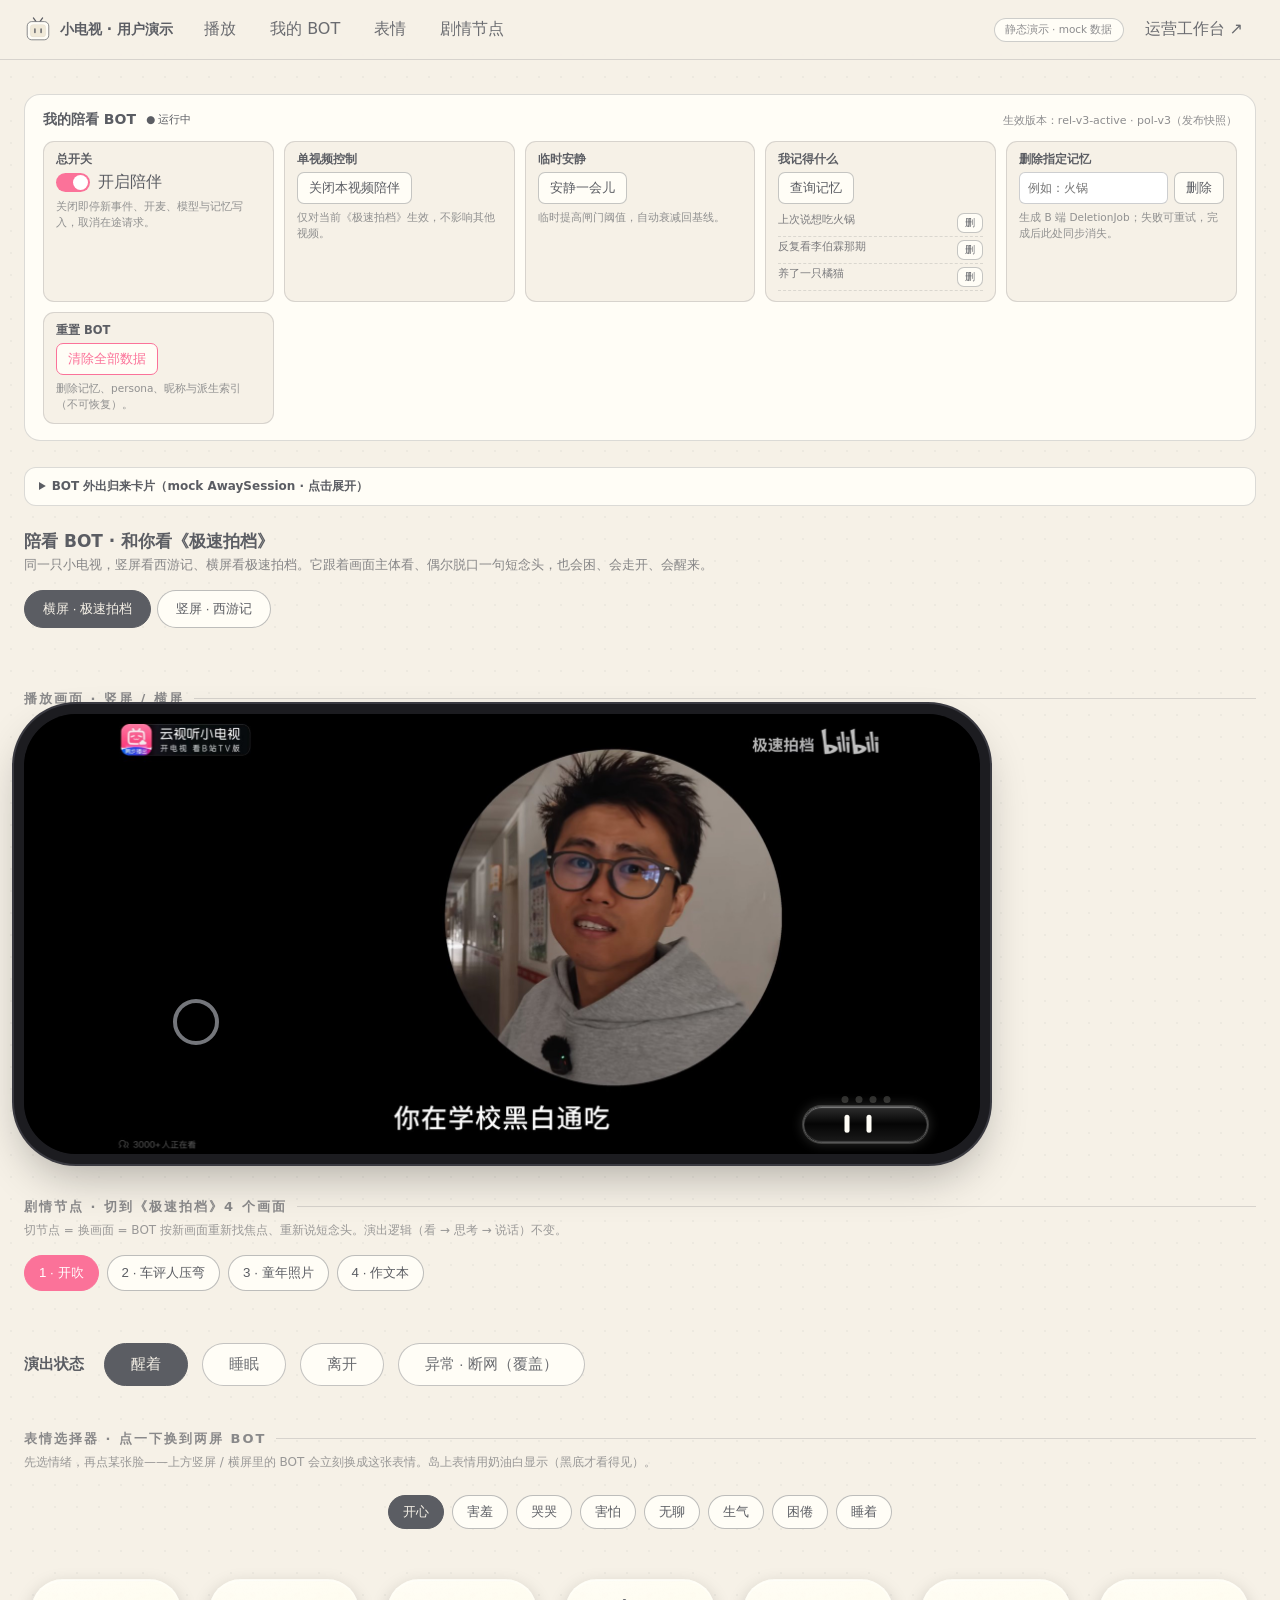
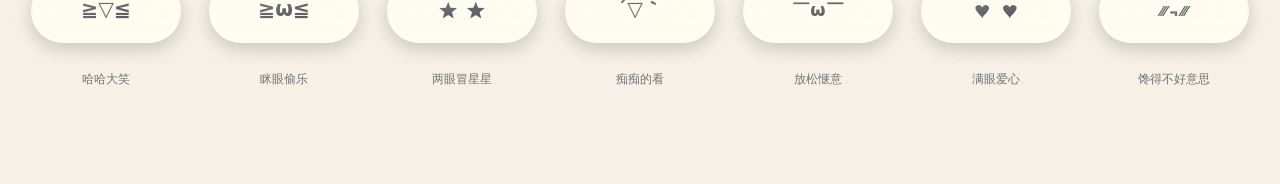
<file: projects/video-companion/preview.html>
<!doctype html>
<html lang="zh-CN">
<head>
<meta charset="utf-8">
<meta name="viewport" content="width=device-width, initial-scale=1">
<title>小电视 · 陪看 BOT 用户演示</title>
<script>
if (new URLSearchParams(window.location.search).get('embed') === 'landscape') {
  document.documentElement.classList.add('embed-landscape');
}
</script>
<style>
  :root{
    --paper:#f6f1e7;   /* 纸感底色 */
    --ink:#5b5d63;     /* 深灰线条 */
    --shell:#fffdf6;   /* 机身奶油白 */
    --screenbg:#f0e9d8;/* 屏幕墨水屏浅色 */
    --pink:#fb7299;    /* B 站粉，仅点缀 */
  }
  *{ box-sizing:border-box; margin:0; padding:0; }
  body{
    font-family:"PingFang SC","Microsoft YaHei",system-ui,sans-serif;
    color:var(--ink);
    background:
      radial-gradient(circle, rgba(91,93,99,.055) 1px, transparent 1.5px) 0 0/22px 22px,
      var(--paper);
    min-height:100vh;
    padding:48px 24px 80px;
  }
  .page{ max-width:1500px; margin:0 auto; }

  header{ display:flex; align-items:center; gap:14px; margin-bottom:8px; }
  header .tv{ --tv-size:46px; }
  h1{ font-size:22px; letter-spacing:.5px; }
  .sub{ color:rgba(91,93,99,.75); font-size:14px; margin-bottom:10px; line-height:1.8; }
  .sub b{ color:var(--ink); font-weight:600; }
  .chips{ display:inline-flex; flex-wrap:wrap; gap:8px; margin-bottom:30px; font-size:12px; color:rgba(91,93,99,.8); }
  .chips span{ border:1px solid rgba(91,93,99,.3); border-radius:999px; padding:4px 12px; background:var(--shell); }

  h2{
    font-size:13px; font-weight:600; letter-spacing:2px;
    color:rgba(91,93,99,.7); margin:44px 0 6px;
    display:flex; align-items:center; gap:10px;
  }
  h2::after{ content:""; flex:1; height:1px; background:rgba(91,93,99,.2); }
  .h2note{ font-size:12px; color:rgba(91,93,99,.6); margin-bottom:16px; }

  /* ════ 电视部件：机身静止；默认脸=线条眼；情绪=颜文字上屏 ════ */
  .tv{ width:var(--tv-size,150px); display:block; overflow:visible; }
  .tv__antenna line, .tv__antenna path{ stroke:var(--ink); stroke-width:9; stroke-linecap:round; fill:none; }
  .tv__body{ fill:var(--shell); stroke:var(--ink); stroke-width:5; }
  .tv__screen{ fill:var(--screenbg); stroke:rgba(91,93,99,.15); stroke-width:2; }
  .tv__face .eye{
    stroke:var(--ink); stroke-width:10; stroke-linecap:round; fill:none;
    transform-box:fill-box; transform-origin:center;
  }
  .kao{ font-family:"PingFang SC","Microsoft YaHei",system-ui,sans-serif; font-weight:600; fill:var(--ink); }
  .tv-wrap{ position:relative; display:inline-block; }

  /* 睡觉=睡着了：Z 从嘴巴冒出来，越飘越大；快速动眼期快、深度睡眠慢 */
  .zzz-bub{ opacity:0; animation:zzRise 9s ease-out infinite; }
  @keyframes zzRise{
    0%{ opacity:0; transform:translate(0,0) scale(.55); }
    15%{ opacity:.95; }
    38%{ opacity:.85; transform:translate(var(--dx,0), -40px) scale(1.3); }
    52%{ opacity:0; transform:translate(var(--dx,0), -40px) scale(1.3); }
    100%{ opacity:0; transform:translate(var(--dx,0), -40px) scale(1.3); }
  }
  .tv--rem .zzz-bub{ animation-duration:4s; }
  .tv--deep .zzz-bub{ animation-duration:15s; }

  /* 屏幕动效：只有眨眼、眼神移动、屏幕明暗 */
  .tv--track .eye, .tv--peek .eye, .tv--big .eye{ animation:blink 5s infinite; }
  .tv--quiet .eye{ opacity:.35; animation:blink 12s infinite; }
  @keyframes blink{ 0%,91%,100%{ transform:scaleY(1); } 94%,96%{ transform:scaleY(.12); } }

  /* 爱心/星星眼：符号按心跳节奏变大变小，左右错开半拍，不呆板 */
  .beat{ fill:var(--ink); transform-box:fill-box; transform-origin:center; animation:beat 1.5s ease-in-out infinite; }
  @keyframes beat{ 0%,100%{ transform:scale(1); } 50%{ transform:scale(1.25); } }
  /* 惊吓感叹号：只在每个周期开头弹出一小会儿，其余时间隐藏（不是常态显示） */
  .bang{ opacity:0; transform-box:fill-box; transform-origin:center; animation:bang 3.4s ease-in-out infinite; }
  @keyframes bang{
    0%   { opacity:0; transform:scale(.3) rotate(-10deg); }
    5%   { opacity:1; transform:scale(1.2) rotate(0deg); }
    10%  { transform:scale(1); }
    20%  { opacity:1; }
    28%,100%{ opacity:0; transform:scale(.5); }
  }
  /* 冷汗：汗珠在脸颊边慢慢往下滑、边滑边淡出，循环 */
  .sweat{ fill:var(--ink); opacity:0; transform-box:fill-box; animation:sweat 2.6s ease-in infinite; }
  @keyframes sweat{
    0%   { opacity:0; transform:translateY(-4px) scale(.7); }
    15%  { opacity:.9; transform:translateY(0) scale(1); }
    60%  { opacity:.9; }
    100%{ opacity:0; transform:translateY(16px) scale(.85); }
  }

  /* ════ 主演示：大电视自动轮换池子 ════ */
  .stage{ display:flex; flex-direction:column; align-items:center; gap:22px; padding:34px 0 8px; }
  .stage .tv{ --tv-size:230px; }
  /* ════ 表情选择器：选情绪 → 点表情 → 换到两屏 BOT ════ */
  .picker{ padding:8px 0 4px; }
  .picker-bar{ display:flex; flex-wrap:wrap; gap:8px; justify-content:center; margin-bottom:22px; }
  .picker-bar button{
    font:500 12.5px/1 inherit; padding:7px 14px; border-radius:999px; cursor:pointer;
    border:1.5px solid rgba(91,93,99,.4); background:var(--shell); color:var(--ink);
  }
  .picker-bar button.active{ background:var(--ink); color:var(--paper); border-color:var(--ink); }
  .picker-grid{ display:grid; grid-template-columns:repeat(auto-fill,minmax(150px,1fr)); gap:14px; }
  .picker-card{
    padding:8px 4px 12px; display:flex; flex-direction:column; align-items:center; cursor:pointer;
    transition:transform .15s;
  }
  .picker-card:hover{ transform:translateY(-2px); }
  .picker-card.active span{ color:var(--pink); font-weight:600; }
  .picker-card .tv-wrap{ height:104px; display:flex; align-items:center; justify-content:center; }
  .picker-card .tv{ --tv-size:98px; }
  .picker-card .tv--peek{ --tv-size:72px; }
  .picker-card .frame-view{ display:flex; }   /* 选择器内统一用播放框视图 */
  .picker-card span{ font-size:12px; margin-top:8px; color:rgba(91,93,99,.85); text-align:center; }
  /* 岛里换上表情：奶油白，黑底上才看得见 */
  .island-stage .island__face .kao,
  .island-stage .island__face .beat,
  .island-stage .island__face .sweat{ fill:var(--shell); }

  /* ════ 表情全量清单网格 ════ */
  .grid{ display:grid; grid-template-columns:repeat(auto-fill,minmax(210px,1fr)); gap:18px; }
  .card{
    background:var(--shell); border:1.5px solid rgba(91,93,99,.25);
    border-radius:18px; padding:28px 16px 18px;
    display:flex; flex-direction:column; align-items:center;
  }
  .card .tv-wrap{ height:168px; display:flex; align-items:center; justify-content:center; }
  .card .tv{ --tv-size:146px; }
  /* gallery 卡：与选择器一致——去掉白框，只留透明播放框 */
  #gallery .card{ background:none; border:none; border-radius:0; padding:8px 4px 12px; }
  #gallery .card .frame-view{ display:flex; }
  .card .tv--peek{ --tv-size:92px; }
  .card h3{ font-size:15px; margin-top:14px; }
  .card p{ font-size:12px; color:rgba(91,93,99,.7); text-align:center; margin-top:4px; line-height:1.6; }
  /* 表情卡的模式切换：整机 / 视频播放框 */
  .card-modes{ display:flex; gap:6px; margin-top:10px; }
  .card-modes button{
    font-size:11px; padding:3px 11px; border-radius:999px; cursor:pointer;
    border:1px solid rgba(91,93,99,.32); background:var(--paper); color:rgba(91,93,99,.85);
  }
  .card-modes button.active{ background:var(--ink); color:var(--paper); border-color:var(--ink); }
  /* 视频播放框：横屏 BOT 同款透明玻璃，只有一个表情 + 限定它的空间框 */
  .frame-view{ display:none; width:150px; height:64px; border-radius:999px; position:relative;
    align-items:center; justify-content:center; overflow:hidden;
    border:1px solid rgba(255,255,255,.34);
    -webkit-backdrop-filter:blur(2px) saturate(1.25) brightness(1.05);
    backdrop-filter:blur(2px) saturate(1.25) brightness(1.05);
    box-shadow:0 6px 18px rgba(0,0,0,.18), inset 0 1px 1px rgba(255,255,255,.5), inset 0 -1px 1px rgba(255,255,255,.2);
    background:linear-gradient(180deg, rgba(255,255,255,.16), rgba(255,255,255,.02) 48%, rgba(255,255,255,.1));
  }
  .frame-view::before{ content:""; position:absolute; inset:0; border-radius:inherit; pointer-events:none;
    background:radial-gradient(120% 140% at 20% 0%, rgba(255,255,255,.22), transparent 60%); }
  .frame-face{ width:120px; height:60px; display:block; }
  .frame-face .eye{ animation:blink 5s infinite; transform-box:fill-box; transform-origin:center; }
  .face--sleep .eye{ animation:none; }   /* 睡脸闭着眼，不眨眼 */
  .card.mode-frame .tv-view{ display:none; }
  .card.mode-frame .frame-view{ display:flex; }
  /* gallery 全局模式栏 */
  .gallery-bar{ display:flex; align-items:center; gap:10px; flex-wrap:wrap; margin:26px 0 2px;
    padding:12px 16px; background:var(--shell); border:1.5px solid rgba(91,93,99,.22); border-radius:14px; }
  .gallery-bar__label{ font-size:13px; font-weight:600; margin-right:4px; }
  .gallery-bar button{ font-size:12px; padding:5px 14px; border-radius:999px; cursor:pointer;
    border:1px solid rgba(91,93,99,.32); background:var(--paper); color:rgba(91,93,99,.85); }
  .gallery-bar button.active{ background:var(--ink); color:var(--paper); border-color:var(--ink); }
  .gallery-bar__note{ font-size:11px; color:rgba(91,93,99,.6); margin-left:auto; }
  .pill{
    margin-top:8px; font-size:11px; color:rgba(91,93,99,.7);
    border:1px solid rgba(91,93,99,.3); border-radius:999px; padding:3px 10px; background:var(--paper);
  }

  /* ════ 灵动岛形态：它住在灵动岛里（手机原截图当底图，竖屏原比例不改） ════ */
  .island-stage{ display:flex; gap:48px; flex-wrap:wrap; align-items:flex-start; }
  .phone-col{ flex:none; width:440px; }
  .land-col{ flex:none; width:956px; margin-top:516px; }   /* 956-440：让横屏视窗与竖屏视窗底部对齐 */
  .phone{ position:relative; width:440px; height:956px; border-radius:52px; overflow:hidden;
    background:#0a0a0c; box-shadow:0 0 0 10px #1c1c20, 0 0 0 12px #3a3a41, 0 20px 46px rgba(0,0,0,.30); }
  .phone__screen{ position:absolute; inset:0; overflow:hidden; }
  .phone__screen img{ width:100%; height:100%; object-fit:cover; display:block; }
  /* 视觉捕捉：每个屏幕只有一个高透明灰色细环，视线落到哪个主体就平滑挪过去并维持 */
  .focus-hit{
    position:absolute; z-index:2; width:104px; height:104px; border-radius:50%;
    transform:translate(-50%,-50%); cursor:crosshair;
  }
  .reticle{
    position:absolute; z-index:3; width:46px; height:46px; margin:-23px 0 0 -23px;
    border:4px solid rgba(232,236,245,.5); border-radius:50%;
    box-shadow:0 0 7px rgba(220,228,242,.18);
    pointer-events:none; opacity:0; transform:scale(.86);
    transition:left .7s cubic-bezier(.4,0,.2,1), top .7s cubic-bezier(.4,0,.2,1),
               opacity .35s ease, transform .45s ease;
  }
  .reticle.is-on{ opacity:1; transform:scale(1); }
  /* 思考：岛下四个白点依次亮起，没有对话框 */
  .think-dots{
    position:absolute; z-index:4; left:50%; top:58px; transform:translateX(-50%);
    display:flex; gap:7px; opacity:0; pointer-events:none; transition:opacity .2s ease;
  }
  .think-dots.is-on{ opacity:1; }
  .think-dots i{
    width:7px; height:7px; border-radius:50%; background:rgba(255,253,246,.18);
    animation:dotLight 1.6s linear infinite;
  }
  .think-dots i:nth-child(1){ animation-delay:0s; }
  .think-dots i:nth-child(2){ animation-delay:.22s; }
  .think-dots i:nth-child(3){ animation-delay:.44s; }
  .think-dots i:nth-child(4){ animation-delay:.66s; }
  @keyframes dotLight{
    0%,8%   { background:rgba(255,253,246,.18); box-shadow:none; }
    15%,55% { background:var(--shell); box-shadow:0 0 7px rgba(255,253,246,.9); }
    70%,100%{ background:rgba(255,253,246,.18); box-shadow:none; }
  }
  /* 台词气泡：离岛更远，思考点之后才弹出 */
  .thought{
    position:absolute; z-index:4; left:50%; top:72px; transform:translateX(-50%) translateY(-6px);
    opacity:0; pointer-events:none; transition:opacity .3s ease, transform .3s ease;
    background:#fffdf6; color:#3a3c44; border:1.5px solid rgba(91,93,99,.22);
    border-radius:12px; padding:7px 13px; white-space:nowrap;
    font-size:12.5px; font-weight:600; letter-spacing:.5px;
    box-shadow:0 5px 16px rgba(0,0,0,.25);
  }
  .thought::before{
    content:""; position:absolute; top:-6px; left:50%; transform:translateX(-50%);
    border-left:6px solid transparent; border-right:6px solid transparent;
    border-bottom:6px solid rgba(91,93,99,.22);
  }
  .thought::after{
    content:""; position:absolute; top:-4.5px; left:50%; transform:translateX(-50%);
    border-left:5px solid transparent; border-right:5px solid transparent;
    border-bottom:5px solid #fffdf6;
  }
  .thought.is-on{ opacity:1; transform:translateX(-50%) translateY(0); }
  .thought__say{ animation:sayPop .35s cubic-bezier(.2,1.3,.4,1); }
  @keyframes sayPop{ from{ transform:scale(.8); } to{ transform:scale(1); } }
  /* 换脸淡入淡出：状态切换时先淡出旧脸，换完 innerHTML 再淡入，不再瞬间跳脸 */
  .face-follow{ transition:opacity .19s ease; }
  .face-follow.face-morphing{ opacity:0; }
  .island .face-follow.gazing{ transition:transform .7s cubic-bezier(.4,0,.2,1), opacity .19s ease; }
  /* 岛＝手机屏幕里的那块黑（真机尺寸 125×36.67pt）；外面一圈白光＝它正在运行 */
  .island{
    position:relative; box-sizing:border-box; border-radius:999px; overflow:hidden; background:transparent;
    border:1px solid transparent;
    -webkit-backdrop-filter:blur(0px) saturate(1) brightness(1);
    backdrop-filter:blur(0px) saturate(1) brightness(1);
    /* 过渡写在基态：进出 away / error / sleep 都平滑，不会因移除 class 而瞬间跳回 */
    transition:background .5s ease, border-color .5s ease, box-shadow .5s ease,
               backdrop-filter .5s ease, -webkit-backdrop-filter .5s ease;
    box-shadow:0 0 0 1.5px rgba(255,253,246,.38), 0 0 6px 1px rgba(255,253,246,.34), 0 0 16px 2px rgba(255,253,246,.20);
  }
  /* 竖屏岛白光呼吸：明灭很轻，像在待机。away 磨砂态会单独停掉外圈呼吸 */
  @keyframes islandBreath{
    0%,100%{ box-shadow:0 0 0 1.5px rgba(255,253,246,.30), 0 0 6px 1px rgba(255,253,246,.26), 0 0 16px 2px rgba(255,253,246,.14); }
    50%    { box-shadow:0 0 0 1.5px rgba(255,253,246,.48), 0 0 8px 1px rgba(255,253,246,.42), 0 0 22px 3px rgba(255,253,246,.26); }
  }
  .phone__screen .island{ position:absolute; top:11px; left:50%; transform:translateX(-50%);
    animation:islandBreath 3.6s ease-in-out infinite; }
  .island__face{ position:absolute; left:50%; top:50%; transform:translate(-50%,-50%); display:block;
    filter:blur(0); transition:filter .48s ease, opacity .4s ease; }
  /* 岛上只有眼睛：黑底上用机身的奶油白 */
  /* 岛里的眼睛和 gallery 的"竖条眼·素颜"是同一个表情，也要眨眼才灵动 */
  .island .eye{ stroke:var(--shell); animation:blink 5s infinite; }
  /* 眼睛在画面里左右看 */
  .island-look--scan{ animation:islandScan 3.4s ease-in-out infinite; }
  @keyframes islandScan{ 0%,100%{ transform:translateX(-7px); } 50%{ transform:translateX(7px); } }
  /* ════ 沉浸式横屏：与竖屏是同一台手机（旋转 90°），尺寸一致；无岛黑底，眼睛直接浮在画面中间上方 ════ */
  .land-phone{
    position:relative; width:956px; height:440px; border-radius:52px; overflow:hidden;
    background:#0a0a0c; box-shadow:0 0 0 10px #1c1c20, 0 0 0 12px #3a3a41, 0 20px 46px rgba(0,0,0,.30);
  }
  .land-phone__screen{ position:absolute; inset:0; overflow:hidden; }
  .land-phone__screen img{ width:100%; height:100%; object-fit:cover; display:block; }
  /* 横屏的 BOT：沿用灵动岛外形，里面透明；外圈是比竖屏更淡的白光，同样轻轻呼吸 */
  .land-bot{
    position:absolute; z-index:4; bottom:11px; right:52px;
  }
  @keyframes landIslandBreath{
    0%,100%{ box-shadow:0 0 0 1px rgba(255,253,246,.14), 0 0 10px 1px rgba(255,253,246,.12); }
    50%    { box-shadow:0 0 0 1px rgba(255,253,246,.24), 0 0 15px 2px rgba(255,253,246,.22); }
  }
  .land-bot .island{
    background:transparent;
    box-shadow:0 0 0 1px rgba(255,253,246,.18), 0 0 12px 1px rgba(255,253,246,.16);
    animation:landIslandBreath 3.6s ease-in-out infinite;
    border:1px solid rgba(255,255,255,.34);
    -webkit-backdrop-filter:blur(2px) saturate(1.25) brightness(1.05);
    backdrop-filter:blur(2px) saturate(1.25) brightness(1.05);
  }
  .land-bot .island::after{
    content:""; position:absolute; inset:0; border-radius:inherit; pointer-events:none;
    background:linear-gradient(180deg, rgba(255,255,255,.18), rgba(255,255,255,.02) 48%, rgba(255,255,255,.10));
    box-shadow:inset 0 1px 1px rgba(255,255,255,.4), inset 0 -1px 1px rgba(255,255,255,.18);
  }
  .land-bot .eye{ filter:drop-shadow(0 1px 2px rgba(0,0,0,.65)); }
  .land-bot .face-follow{ transition:opacity .19s ease; }   /* 横屏不缓动跟随，但保留换脸淡入淡出 */
  /* 横屏的焦点环 / 思考点 / 台词气泡：跟着 BOT 走，在它上方依次出现 */
  .land-hit{ position:absolute; z-index:2; width:96px; height:96px; border-radius:50%; transform:translate(-50%,-50%); cursor:crosshair; }
  .land-reticle{ position:absolute; z-index:3; width:46px; height:46px; margin:-23px 0 0 -23px;
    border:4px solid rgba(232,236,245,.5); border-radius:50%; pointer-events:none;
    opacity:0; transform:scale(.86);
    transition:left .55s cubic-bezier(.4,0,.2,1), top .55s cubic-bezier(.4,0,.2,1), opacity .35s, transform .45s; }
  .land-reticle.is-on{ opacity:1; transform:scale(1); }
  /* BOT 中心在 right:114.5px（52 + 125/2）；思考点与气泡都对齐这个中心，紧贴岛的上方 */
  .land-think{ position:absolute; z-index:5; right:114px; bottom:51px; transform:translateX(50%); }
  .land-think .think-dots{ position:relative; left:auto; right:auto; top:auto; bottom:auto; transform:none; }
  .land-speech{ position:absolute; z-index:5; right:114px; bottom:64px; transform:translateX(50%); }
  .land-speech .thought{ position:relative; left:auto; right:auto; top:auto; bottom:auto; transform:translateY(6px); }
  .land-speech .thought.is-on{ transform:translateY(0); }
  /* 气泡在岛的上方 → 尖角朝下，指向 BOT */
  .land-speech .thought::before{
    top:auto; bottom:-6px; border-top:6px solid rgba(91,93,99,.22); border-bottom:0;
  }
  .land-speech .thought::after{
    top:auto; bottom:-4.5px; border-top:5px solid #fffdf6; border-bottom:0;
  }
  /* ════ 演出控制：醒着 / 睡眠 / 离开 / 异常（下方控制按钮，下移+放大） ════ */
  .show-ctrl{ display:flex; align-items:center; gap:14px; flex-wrap:wrap; margin:52px 0 0; }
  .show-ctrl__label{ font-size:15px; font-weight:600; color:var(--ink); margin-right:6px; }
  .show-ctrl button{ font-size:15px; padding:11px 26px; border-radius:999px; cursor:pointer;
    border:1.5px solid rgba(91,93,99,.36); background:var(--shell); color:rgba(91,93,99,.9); }
  .show-ctrl button.active{ background:var(--ink); color:var(--paper); border-color:var(--ink); }
  .show-ctrl button:disabled{ opacity:.4; cursor:default; }
  .show-ctrl button[data-show="error"].active{ background:#c0392b; border-color:#c0392b; color:#fff; }
  /* 睡眠态：两屏换成睡脸——居中偏下、闭眼、不眨眼、不跟鼠标/内容；停掉焦点环与台词 */
  /* 睡眠：闭眼不眨、稍偏下、字奶油白；停掉环/思考/台词，眼睛不跟 */
  .island-stage.state-sleep .face-follow{ transform:translateY(2px) !important; }
  .island-stage.state-sleep .eye{ animation:none !important; }
  /* BOT 框（岛内）的睡眠眼比整机预览略高一点：只抬眼睛，Z 字保持原位 */
  .island-stage.state-sleep .face-follow .eye{ transform:translateY(-3px); }
  .island-stage.state-sleep .kao{ fill:var(--shell); }
  .island-stage.state-sleep .reticle, .island-stage.state-sleep .land-reticle,
  .island-stage.state-sleep .think-dots, .island-stage.state-sleep .thought,
  .island-stage.state-sleep .land-think, .island-stage.state-sleep .land-speech{ display:none !important; }
  /* 困倦＝醒着：眼睛照常跟随（不锁 transform）、焦点环照常；只是脸是 = =、字用奶油白 */
  .island-stage.state-drowsy .eye{ animation:none !important; }
  .island-stage.state-drowsy .kao{ fill:var(--shell); }
  .island-stage.state-drowsy .think-dots, .island-stage.state-drowsy .thought,
  .island-stage.state-drowsy .land-think, .island-stage.state-drowsy .land-speech{ display:none !important; }
  .island-stage .island, .island-stage .land-bot{ cursor:pointer; }   /* 双击 BOT 可惊醒 */

  /* ════ 离开：BOT 退到磨砂玻璃后，用自己的小屏幕看内容 ════
     暂停时只有中央 ▶；播放后 ▶ 淡出，只保留快退 / 快进 / 进度条，屏幕开始闪动。
     回来先停在 ▶ 一拍，再原地恢复眼睛；继续离开时重新按播放。 */
  .away-world{
    position:absolute; inset:0; z-index:2; overflow:hidden; border-radius:inherit;
    opacity:0; pointer-events:none; filter:blur(0);
    transition:opacity .35s ease, filter .35s ease;
  }
  .state-away .island{
    overflow:hidden;
    animation:none;                 /* 磨砂态停掉外圈呼吸，改用下面的 inset 磨砂光 */
    background:rgba(225,232,238,.22);
    -webkit-backdrop-filter:blur(7px) saturate(.72) brightness(.92);
    backdrop-filter:blur(7px) saturate(.72) brightness(.92);
    border-color:rgba(255,255,255,.5);
    box-shadow:inset 0 1px 1px rgba(255,255,255,.38), inset 0 -1px 1px rgba(255,255,255,.16);
  }
  .state-away .away-world{ opacity:1; filter:blur(.7px); }
  .away-screen{
    position:absolute; inset:-18%; opacity:.12; transition:opacity .28s ease;
    background:
      radial-gradient(ellipse at 72% 40%, rgba(183,213,255,.55), transparent 40%),
      radial-gradient(ellipse at 28% 72%, rgba(255,207,174,.3), transparent 44%),
      radial-gradient(ellipse at 52% 24%, rgba(220,231,255,.38), transparent 36%);
  }
  .away-playing .away-screen{ animation:awayScreenPulse 3s ease-in-out infinite; }
  @keyframes awayScreenPulse{
    0%,100%{ opacity:.22; }
    25%{ opacity:.6; }
    50%{ opacity:.3; }
    72%{ opacity:.56; }
    86%{ opacity:.34; }
  }
  /* 框本身就是 BOT 的屏幕脸：没有远近和位移，只在原地切换磨砂、眼睛与播放组件。 */
  .state-away .island__face{
    z-index:3; left:50%; top:50%; opacity:.9;
    transform:translate(-50%,-50%); filter:blur(1.1px);
    transition:filter .48s ease, opacity .4s ease;
  }
  .island-player{ opacity:0; transition:opacity .45s cubic-bezier(.4,0,.2,1); }
  .island-look{ transition:opacity .55s cubic-bezier(.4,0,.2,1) .06s; }   /* 稍晚淡入，与横眼淡出交叠更柔和 */
  .state-away .island-look{ opacity:0; }
  .state-away .island-player{ opacity:1; }
  .state-away.away-checking .island__face,
  .state-away.away-returning .island__face{
    opacity:1; filter:blur(0);
  }
  .state-away.away-checking .island-look,
  .state-away.away-returning .island-look{ opacity:1; }
  .state-away.away-checking .island-player,
  .state-away.away-returning .island-player{ opacity:0; }
  /* 离开态：两条横眼代替播放组件——像眯眼看自己内容，柔和闪烁 + 偶尔连眨两下 */
  .island-watch-eye{
    stroke:var(--shell); stroke-width:12px; stroke-linecap:round; fill:none;
    transform-box:fill-box; transform-origin:center;
  }
  .land-bot .island-watch-eye{ filter:drop-shadow(0 1px 2px rgba(0,0,0,.65)); }
  /* 像电视一样明暗闪，过渡放缓不跳；眨眼错开节奏，看着像在看内容 */
  :is(.state-away, .away-preview).away-playing .island-watch-eye{
    animation:awayEyeFlicker 3s ease-in-out infinite, awayEyeBlink 2.8s ease-in-out infinite;
  }
  @keyframes awayEyeFlicker{
    0%,100%{ opacity:.92; }
    22%{ opacity:.66; }
    46%{ opacity:.9; }
    68%{ opacity:.74; }
    84%{ opacity:1; }
  }
  /* 双眨：一次快速连眨两下（睁→闭→睁→闭→睁），然后长时间睁着 */
  @keyframes awayEyeBlink{
    0%,82%,86%,90%,100%{ transform:scaleY(1); }
    84%,88%{ transform:scaleY(.1); }
  }
  .state-away .reticle, .state-away .land-reticle,
  .state-away .think-dots, .state-away .thought,
  .state-away .land-think, .state-away .land-speech{ display:none !important; }
  .away-title{
    position:absolute; z-index:8; display:flex; align-items:center; gap:4px;
    max-width:190px; padding:0; border:0; cursor:pointer;
    -webkit-appearance:none; appearance:none; background:none;
    white-space:nowrap; overflow:hidden; text-overflow:ellipsis;
    font:600 11px/1.2 "PingFang SC","Microsoft YaHei",system-ui,sans-serif;
    color:var(--shell);
    text-shadow:0 1px 3px rgba(0,0,0,.85), 0 0 9px rgba(0,0,0,.5);
    opacity:0; pointer-events:none; transition:opacity .2s ease;
  }
  .away-title.is-on{ opacity:1; pointer-events:auto; }
  .away-title__dot{ display:none; }
  .away-title__arrow{ flex:none; font-size:12px; line-height:10px; opacity:.9; }
  .phone__screen .away-title{ left:50%; top:50px; transform:translateX(-50%); }
  .land-phone__screen .away-title{ right:114px; bottom:50px; transform:translateX(50%); }
  /* "正在看"：无卡片纯白字 + 轻投影（两屏同步）；标题一行放不下才跑马灯，
     两份内容首尾相接，-50% 位移无缝循环。 */
  .away-title .away-marquee{ display:flex; width:max-content; flex:none; white-space:nowrap; }
  .away-title .away-marquee > span{ flex:none; padding-right:16px; }
  .away-title.is-scrolling .away-marquee{ animation:awayMarquee var(--marquee-dur,7s) linear infinite; }
  @keyframes awayMarquee{ from{ transform:translateX(0); } to{ transform:translateX(-50%); } }
  .away-preview{
    position:relative; width:150px; height:64px; overflow:hidden; border-radius:999px;
    background:rgba(225,232,238,.24); border:1px solid rgba(255,255,255,.5);
    box-shadow:inset 0 1px 1px rgba(255,255,255,.38), 0 6px 18px rgba(0,0,0,.12);
  }
  .away-preview .away-world{ opacity:1; filter:blur(.7px); }
  .away-preview .island__face{
    z-index:3; left:50%; top:50%; transform:translate(-50%,-50%) scale(.88); filter:blur(.65px);
  }
  .away-preview .island-look{ opacity:0; }
  .away-preview .island-player{ opacity:1; }

  /* ════ 异常 · 断网：眼睛原地定格变灰，外缘有扫描光弧绕圈 ════ */
  @property --orbit-angle{ syntax:'<angle>'; inherits:false; initial-value:0deg; }
  .signal-orbit{
    position:absolute; inset:-3px; z-index:5; border-radius:inherit; padding:2px;
    opacity:0; pointer-events:none;
    background:conic-gradient(from var(--orbit-angle),
      transparent 0 66%, rgba(255,253,246,.16) 76%, rgba(255,253,246,.62) 87%, #fff 91%, transparent 97%);
    -webkit-mask:linear-gradient(#000 0 0) content-box, linear-gradient(#000 0 0);
    -webkit-mask-composite:xor;
    mask:linear-gradient(#000 0 0) content-box, linear-gradient(#000 0 0);
    mask-composite:exclude;
  }
  .state-error .island{ overflow:visible; }   /* 让扫描光弧能贴着外缘显示 */
  .state-error .signal-orbit{
    opacity:1;
    animation:orbitSweep 1.6s linear infinite, orbitBlink .8s ease-in-out infinite alternate;
  }
  @keyframes orbitSweep{ to{ --orbit-angle:360deg; } }
  @keyframes orbitBlink{ from{ opacity:.45; } to{ opacity:1; } }
  /* 眼睛只换颜色、停掉眨眼；位置、形状、背景与视频都不变。 */
  .state-error .island-look .eye{
    stroke:#8a8a90; opacity:1; animation:none;
  }
  /* 异常态停掉焦点环/气泡/思考点 */
  .island-stage.state-error .reticle, .island-stage.state-error .land-reticle,
  .island-stage.state-error .think-dots, .island-stage.state-error .thought,
  .island-stage.state-error .land-think, .island-stage.state-error .land-speech{ display:none !important; }
  /* 被惊醒：气泡里逐字打字打出"？？"→"干嘛"（不再从头顶冒问号），两屏同款 */
  .wake-say{
    position:absolute; z-index:7; opacity:0; pointer-events:none; white-space:nowrap;
    font-family:"PingFang SC","Microsoft YaHei",system-ui,sans-serif; font-size:13px; font-weight:600;
    color:#3a3c44; background:#fffdf6; border:1.5px solid rgba(91,93,99,.22);
    border-radius:12px; padding:6px 12px; transition:opacity .2s ease;
  }
  .wake-say::after{ content:""; position:absolute; left:22px; bottom:-7px;
    border-left:6px solid transparent; border-right:6px solid transparent; border-top:6px solid #fffdf6; }
  .phone__screen .wake-say{ left:50%; top:66px; transform:translateX(-50%); }
  .land-phone__screen .wake-say{ right:114px; bottom:96px; transform:translateX(50%); }
  .wake-say.is-on{ opacity:1; }
  footer{ margin-top:48px; font-size:12px; color:rgba(91,93,99,.55); text-align:center; line-height:1.8; }

  /* ── 顶栏导航 ── */
  .topnav{ position:sticky; top:0; z-index:60; display:flex; align-items:center; gap:8px; flex-wrap:wrap;
    background:rgba(246,241,231,.94); -webkit-backdrop-filter:blur(10px); backdrop-filter:blur(10px);
    border-bottom:1px solid rgba(91,93,99,.2); margin:-48px -24px 34px; padding:12px 24px; }
  .topnav .brand{ display:flex; align-items:center; gap:8px; font-weight:600; font-size:14px; margin-right:10px; }
  .topnav .brand .tv{ --tv-size:28px; }
  .topnav a, .topnav button{ font:500 12px/1 inherit; padding:6px 12px; border-radius:8px; cursor:pointer;
    color:rgba(91,93,99,.9); text-decoration:none; border:1px solid transparent; background:transparent; }
  .topnav a:hover{ background:var(--shell); border-color:rgba(91,93,99,.3); }
  .topnav .sep{ flex:1; }
  .topnav .disabled{ opacity:.5; cursor:default; }
  .env-tag{ font-size:10.5px; color:rgba(91,93,99,.7); border:1px solid rgba(91,93,99,.3);
    border-radius:999px; padding:4px 10px; background:var(--shell); white-space:nowrap; }
  /* ════ C 端用户控制条（我的 BOT） ════ */
  #cctl{ background:var(--shell); border:1.5px solid rgba(91,93,99,.22); border-radius:16px;
    padding:16px 18px; margin:0 0 26px; }
  #cctl .cct-h{ display:flex; align-items:center; gap:10px; flex-wrap:wrap; margin-bottom:12px; }
  #cctl .cct-h b{ font-size:14px; }
  #cctl .cct-h .rel{ font-size:11px; color:rgba(91,93,99,.7); margin-left:auto; }
  .cct-grid{ display:grid; grid-template-columns:repeat(auto-fill,minmax(200px,1fr)); gap:10px; }
  .cct-item{ border:1px solid rgba(91,93,99,.2); border-radius:11px; padding:10px 12px; background:var(--paper); }
  .cct-item .cct-l{ font-size:11.5px; font-weight:600; margin-bottom:5px; display:flex; align-items:center; gap:6px; }
  .cct-item .cct-d{ font-size:10.5px; color:rgba(91,93,99,.65); line-height:1.5; margin-top:6px; min-height:30px; }
  #cctl button{ font:500 11.5px/1 inherit; padding:6px 11px; border-radius:7px; cursor:pointer;
    border:1px solid rgba(91,93,99,.35); background:var(--shell); color:var(--ink); }
  #cctl button:hover{ border-color:var(--pink); }
  #cctl button.on{ background:var(--pink); border-color:var(--pink); color:#fff; }
  #cctl .switch{ display:flex; align-items:center; gap:8px; cursor:pointer; user-select:none; }
  #cctl .switch i{ width:34px; height:19px; border-radius:20px; background:#d8dbe0; position:relative; transition:.2s; flex:none; }
  #cctl .switch i::after{ content:""; position:absolute; left:2px; top:2px; width:15px; height:15px; background:#fff; border-radius:50%; transition:.2s; }
  #cctl .switch input{ display:none; }
  #cctl .switch input:checked+i{ background:var(--pink); }
  #cctl .switch input:checked+i::after{ transform:translateX(15px); }
  .cct-mem{ max-height:96px; overflow:auto; font-size:10.5px; color:rgba(91,93,99,.8); margin-top:6px; }
  .cct-mem div{ padding:3px 0; border-bottom:1px dashed rgba(91,93,99,.18); display:flex; gap:6px; justify-content:space-between; }
  .cct-toast{ position:fixed; left:50%; bottom:28px; transform:translateX(-50%) translateY(10px);
    background:var(--ink); color:var(--paper); padding:10px 18px; border-radius:9px; font-size:12px;
    opacity:0; transition:.25s; z-index:200; pointer-events:none; max-width:80vw; text-align:center; }
  .cct-toast.on{ opacity:1; transform:translateX(-50%) translateY(0); }
  /* 视图切换 */
  .viewtabs{ display:inline-flex; gap:6px; margin-bottom:18px; }
  .viewtabs button{ font:500 13px/1 inherit; padding:9px 18px; border-radius:999px; cursor:pointer;
    border:1.5px solid rgba(91,93,99,.4); background:var(--shell); color:var(--ink); }
  .viewtabs button.active{ background:var(--ink); color:var(--paper); border-color:var(--ink); }
  /* 情节节点条 */
  .nodebar{ display:flex; gap:8px; flex-wrap:wrap; margin:6px 0 18px; }
  .nodebar .nb{ font:500 12px/1 inherit; padding:8px 14px; border-radius:999px; cursor:pointer;
    border:1.5px solid rgba(91,93,99,.4); background:var(--shell); color:var(--ink); }
  .nodebar .nb.active{ background:var(--pink); border-color:var(--pink); color:#fff; }
  /* 默认只显示横屏 */
  #islandStage .phone-col{ display:none; }
  .setting-only{ display:none !important; }
  .demo-title{ font-size:17px; font-weight:600; margin:0 0 4px; }
  .demo-note{ font-size:12.5px; color:rgba(91,93,99,.72); margin-bottom:16px; }

  /* 简历横屏嵌入：只裁减外层页面，不重绘手机、BOT 或演出逻辑。 */
  html.embed-landscape body{ min-height:0; padding:16px; overflow-x:hidden; }
  html.embed-landscape .page{ max-width:none; margin:0; }
  html.embed-landscape .topnav,
  html.embed-landscape #cctl,
  html.embed-landscape #awayCardPanel,
  html.embed-landscape .demo-title,
  html.embed-landscape .demo-note,
  html.embed-landscape #viewtabs,
  html.embed-landscape #stageTitle,
  html.embed-landscape #face,
  html.embed-landscape #nodes,
  html.embed-landscape .setting-only,
  html.embed-landscape footer{ display:none !important; }
  html.embed-landscape #islandStage{ display:block; width:calc(980px * var(--land-fit,1)); margin:0 auto; }
  html.embed-landscape .land-col{ width:100% !important; height:calc(488px * var(--land-fit,1)); margin-top:0 !important; }
  html.embed-landscape .land-phone{ transform:scale(var(--land-fit,1)); transform-origin:top left; }
  html.embed-landscape #control{ width:calc(956px * var(--land-fit,1)); max-width:100%; margin-left:auto; margin-right:auto; }
  html.embed-landscape .nodebar{ justify-content:center; margin:0; }
  html.embed-landscape .show-ctrl{ justify-content:center; margin:18px 0 0; }
  @media(max-width:520px){
    html.embed-landscape body{ padding:12px; }
    html.embed-landscape .nodebar .nb{ font-size:11px; padding:7px 10px; }
    html.embed-landscape .show-ctrl{ gap:8px; }
    html.embed-landscape .show-ctrl__label{ font-size:12px; }
    html.embed-landscape .show-ctrl button{ font-size:12px; padding:8px 12px; }
  }
</style>
</head>
<body>
<div class="page">

  <nav class="topnav">
    <span class="brand"><span id="logo"></span>小电视 · 用户演示</span>
    <a href="#demo">播放</a>
    <a href="#cctl">我的 BOT</a>
    <a href="#face">表情</a>
    <a href="#nodes">剧情节点</a>
    <span class="sep"></span>
    <span class="env-tag" id="envTag">静态演示 · mock 数据</span>
    <a href="workbench.html" target="_blank">运营工作台 ↗</a>
  </nav>

  <div id="cctl"></div>

  <div id="demo">
  <p class="demo-title">陪看 BOT · 和你看《极速拍档》</p>
  <p class="demo-note">同一只小电视，竖屏看西游记、横屏看极速拍档。它跟着画面主体看、偶尔脱口一句短念头，也会困、会走开、会醒来。</p>
  <div class="viewtabs" id="viewtabs">
    <button data-view="land" class="active">横屏 · 极速拍档</button>
    <button data-view="phone">竖屏 · 西游记</button>
  </div>
  <p class="sub setting-only">
    BOT 语言逻辑：视频上传时预处理抽离<b>画面语义 · 故事线 · 剧本</b>；播放时 BOT 据<b>剧本 + 关系 + 记忆 + 喜好 + 时间</b>实时表演。台词是它<b>基于画面说的短念头</b>（观感、愿望，如"迈阿密夜景美""好帅""我喜欢八戒"），像人脱口而出——不堆主语、不堆描述；没有身体视角，<b>不用"这／那／他"指代画面</b>，但用"我"说自己。词直接连成句，逐词吐出。
    三大基础状态：<b>陪你看 · 外出模式 · 睡眠模式</b>——先画三态，再挂表情全量清单。
    表情全量清单：<b>每一个颜文字单独一张卡，不合并、不轮换</b>，方便逐个挑。
    表情选择器：选情绪 → 点表情 → 竖屏 / 横屏里的 BOT 同步换成这张脸。
  </p>
  <div class="chips setting-only">
    <span>32 张表情卡逐个列出</span>
    <span>睡眠模式：屏幕上一直往外冒 Zzz</span>
    <span>离开模式：点一下回来查看，再点一下正式回来</span>
    <span>眼睛跟鼠标 = 跟画面主体（全页有效）</span>
    <span>生僻字 ꒪/꒳/˘ 若显示成方框，报告卡片名即可</span>
  </div>

  <h2 class="setting-only">三大基础状态</h2>
  <p class="h2note setting-only">"陪你看"是默认态；它想去追自己的内容 → "外出模式"（退到磨砂玻璃后看自己的电视）；深夜困了 → 自动"睡眠模式"；被叫醒或天亮 → 回到"陪你看"。</p>
  <section class="grid setting-only" id="states"></section>

  <h2 id="stageTitle">播放画面 · 竖屏 / 横屏</h2>
  <p class="h2note setting-only">同一台手机，竖着拿／横着拿：两屏的 BOT 都是同一个灵动岛本体——那块带白光的小黑屏，里面只画竖条眼·素颜，会眨眼。竖屏时岛在正上方；横屏时岛挪到右下角，贴着下边缘、离右边稍远。两屏等大（机身旋转 90°）、眼睛等大。具体表情在下方"表情选择器"里点选。</p>
  <section class="island-stage" id="islandStage">
    <div class="phone-col">
      <div class="phone"><div class="phone__screen" id="phone1"></div></div>
    </div>
    <div class="land-col">
      <div class="land-phone">
        <div class="land-phone__screen" id="landscape">
          <img src="assets/f1.jpg" alt="沉浸式横屏播放 · 剧情画面" id="landBg">
          <div class="land-bot" id="landBot"></div>
        </div>
      </div>
    </div>
  </section>

  <div id="nodes">
    <h2>剧情节点 · 切到《极速拍档》4 个画面</h2>
    <p class="h2note">切节点 = 换画面 = BOT 按新画面重新找焦点、重新说短念头。演出逻辑（看 → 思考 → 说话）不变。</p>
    <div class="nodebar" id="nodebar">
      <button class="nb active" data-n="1">1 · 开吹</button>
      <button class="nb" data-n="2">2 · 车评人压弯</button>
      <button class="nb" data-n="3">3 · 童年照片</button>
      <button class="nb" data-n="4">4 · 作文本</button>
    </div>
  </div>

  <div id="control">
  <div class="show-ctrl" id="showCtrl">
    <span class="show-ctrl__label">演出状态</span>
    <button data-show="company" class="active">醒着</button>
    <button data-show="sleep">睡眠</button>
    <button data-show="away" title="第一次点击：回到磨砂框前查看，无交互会再退回去；再次点击：正式回来">离开</button>
    <button data-show="error" title="覆盖层：不改变模式（醒着/睡眠/离开都可能断网）；主视觉是旋转光圈，不只眼睛变灰">异常 · 断网（覆盖）</button>
  </div>

  </div>
  <div id="face">
  <h2>表情选择器 · 点一下换到两屏 BOT</h2>
  <p class="h2note">先选情绪，再点某张脸——上方竖屏 / 横屏里的 BOT 会立刻换成这张表情。岛上表情用奶油白显示（黑底才看得见）。</p>
  <section class="picker">
    <div class="picker-bar" id="pickerBar"></div>
    <div class="picker-grid" id="pickerGrid"></div>
  </section>

  <div class="gallery-bar setting-only" id="galleryBar" style="display:none">
    <span class="gallery-bar__label">表情显示模式</span>
    <button data-all="tv" class="active">全部 · 整机</button>
    <button data-all="frame">全部 · 播放框</button>
    <span class="gallery-bar__note">播放框＝透明玻璃框里只有表情，仍会跟鼠标</span>
  </div>
  <div id="gallery" class="setting-only"></div>

  </div>
  </div>
  <footer class="setting-only">
    每张卡 = 一个确认候选：留下还是删掉，报卡片编号即可。<br>机身不动、屏幕表情；醒着 = 竖条眼，睡觉 = 冒 Zzz。下一步可接进 demo/index.html 第一屏。
  </footer>
</div>

<script>
  // ── 机身外框：直线边 + 等半径圆角，轮廓处处相切（手写路径两侧有鼓包、顶边起拱） ──
  const BODY = '<rect class="tv__body" x="23" y="40" width="154" height="130" rx="32"/>';

  // ── 默认脸：线条眼（用户原始设定） ──
  const eyeAt = (x, dx, y1, y2) =>
    `<g transform="translate(${x} 0)"><line class="eye" x1="${dx}" y1="${y1}" x2="${dx}" y2="${y2}"/></g>`;
  const V = (x) => eyeAt(x, 0, -13, 13);            // 竖条：醒

  // ── 颜文字上屏：字号按字符数自适应 ──
  const KAO = (chars) => {
    // 按估算宽度反算字号：每个表情铺到差不多的宽度（以"害羞·之二"的饱满度为标准），大小粗细就齐了
    const w = [...chars].reduce((s, ch) => s + ('ω＼＞＜Д▽★💢꒪꒳￣﹏｀⌒◍'.includes(ch) ? 1 : '⁄/*_-.´`˘~'.includes(ch) ? 0.52 : 0.74), 0);
    const size = Math.max(17, Math.min(34, 88 / w));
    return `<text class="kao" x="0" y="9" text-anchor="middle" style="font-size:${size.toFixed(1)}px">${chars}</text>`;
  };

  const BARS_A = V(-22) + V(22);   // 竖条眼
  // 害怕·之一专用：°Д° 之外，两个"！"在头上方偶尔弹出（bang 动画控制，只出现一会儿）
  const BANG = (x, y, delay) => `<text class="kao bang" x="${x}" y="${y}" text-anchor="middle" style="font-size:24px;animation-delay:${delay}s">!</text>`;
  const SHOCK_FACE = KAO('°Д°') + BANG(36, -26, 0) + BANG(48, -10, -.3);
  // 害怕·之二：＞﹏＜ 加一个"！"，同样只是偶尔弹出
  const SCREAM_FACE = KAO('＞﹏＜') + BANG(40, -22, -.6);
  // 害怕·之四：；Д｀ 两颊各挂一滴冷汗，循环往下滑落
  const SWEAT = (x, delay) => `<g transform="translate(${x} -10)"><path class="sweat" style="animation-delay:${delay}s" d="M0 -7 C2.6 -2.6 5 .6 5 3.6 A5 5 0 1 1 -5 3.6 C-5 .6 -2.6 -2.6 0 -7 Z"/></g>`;
  const SWEAT_FACE = KAO('；Д｀') + SWEAT(-42, 0) + SWEAT(42, -1.3);
  const MILD_ANGER_FACE = KAO('-_-💢');
  // 组合脸：竖条眼不动，只换嘴巴——同一个"人"做出不同表情，不再一张脸定死
  const MOUTH = (ch) => `<text class="kao" x="0" y="21" text-anchor="middle" style="font-size:21px">${ch}</text>`;
  const BARS_MOUTH = (ch) => BARS_A + MOUTH(ch);
  // 爱心/星星眼：用 SVG 符号代替文字，才能各自做"变大变小"的动效；两只同步一鼓一鼓
  const SYM_FACE = (tag, attrs) => [-23, 23].map((x) =>
    `<g transform="translate(${x} 0)"><${tag} class="beat" ${attrs}/></g>`
  ).join('');
  const HEART_FACE = SYM_FACE('path', 'd="M0 12 C-1.4 7.2 -11.5 1.4 -11.5 -5.8 A6 6 0 0 1 0 -5.8 A6 6 0 0 1 11.5 -5.8 C11.5 1.4 1.4 7.2 0 12 Z"');
  const STAR_FACE  = SYM_FACE('polygon', 'points="0,-15.6 3.9,-5.3 14.8,-4.8 6.3,2 9.2,12.6 0,6.6 -9.2,12.6 -6.3,2 -14.8,-4.8 -3.9,-5.3"');
  // 困倦眼：竖线眼下面压一条小横杠（困纹），代表困了；最后一档双眼闭上
  const EYE_H = (x) => `<g transform="translate(${x} 0)"><line class="eye" x1="-11" y1="0" x2="11" y2="0"/></g>`;
  const DROWSY = [
    eyeAt(-22, 0, -8, 8) + eyeAt(22, 0, -8, 8) +
      `<line class="eye" x1="-29" y1="15" x2="-15" y2="15" style="stroke-width:7px"/><line class="eye" x1="15" y1="15" x2="29" y2="15" style="stroke-width:7px"/>`,
    EYE_H(-22) + EYE_H(22),
    // 之三：= =，每只眼两条横线（细一点、拉开一点，别糊成一坨）
    `<g transform="translate(-22 0)"><line class="eye" x1="-12" y1="-6" x2="12" y2="-6" style="stroke-width:6px"/><line class="eye" x1="-12" y1="7" x2="12" y2="7" style="stroke-width:6px"/></g>` +
      `<g transform="translate(22 0)"><line class="eye" x1="-12" y1="-6" x2="12" y2="-6" style="stroke-width:6px"/><line class="eye" x1="-12" y1="7" x2="12" y2="7" style="stroke-width:6px"/></g>`,
    KAO('¯﹃¯'),                                   // 之四：疲倦，困得张着嘴
  ];
  // 睡觉脸：闭眼两条细横线（比别的表情细、位置更靠下），3 个 Z 从嘴巴的位置错峰冒出、越飘越大
  const ZZZ = [0,1,2].map(i => `<text class="kao zzz-bub" x="0" y="30" text-anchor="middle" style="font-size:${20 + i*7}px; --dx:${[-26,0,26][i]}px; animation-delay:${(i*3).toFixed(1)}s">Z</text>`).join('');
  const SLEEP_FACE = `<line class="eye" x1="-34" y1="18" x2="-10" y2="18" style="stroke-width:6px"/><line class="eye" x1="10" y1="18" x2="34" y2="18" style="stroke-width:6px"/>` + ZZZ;
  // 更困的一版：眼睛是两条杠（= =），彻底断电
  const SLEEP_FACE_BARS = DROWSY[2] + ZZZ;
  const SLEEP_POOL = [SLEEP_FACE];
  // 睡眠模式整机：两个小天线耷拉下来
  const SLEEP_SVG = `<svg class="tv tv--nightsleep" viewBox="0 0 200 200" role="img" aria-label="睡着冒Z的小电视">
    <g class="tv__antenna"><line x1="86" y1="40" x2="40" y2="24"/><line x1="114" y1="40" x2="160" y2="24"/></g>
    ${BODY}
    <rect class="tv__screen" x="44" y="60" width="112" height="90" rx="24"/>
    <g class="tv__face" transform="translate(100 105)"><g class="face-follow">${SLEEP_FACE}</g></g>
  </svg>`;

  function tvFaceSVG(face, tvClass = 'tv--track'){
    return `<svg class="tv ${tvClass}" viewBox="0 0 200 200" role="img" aria-label="小电视">
      <g class="tv__antenna"><line x1="86" y1="40" x2="67" y2="14"/><line x1="114" y1="40" x2="133" y2="14"/></g>
      ${BODY}
      <rect class="tv__screen" x="44" y="60" width="112" height="90" rx="24"/>
      <g class="tv__face" transform="translate(100 105)"><g class="face-follow">${face}</g></g>
    </svg>`;
  }

  function eyesSVG(){
    return `<svg class="tv tv--peek" viewBox="0 0 200 200" role="img" aria-label="只露出两只眼睛的小电视">
      <g class="tv__face" transform="translate(100 105)"><g class="face-follow">${BARS_A}</g></g>
    </svg>`;
  }

  // ── 页眉 logo：默认竖条眼 ──
  document.getElementById('logo').innerHTML = tvFaceSVG(BARS_A);

  // ── 表情全量清单：每一个颜文字一张卡，不合并 ──
  const GALLERY = [
    { name:'开心 · 喜欢的内容', note:'看到喜欢的内容、被夸、名场面', items:[
      { face:KAO('≧▽≦'), label:'哈哈大笑', desc:'哈哈大笑、看到名场面' },
      { face:KAO('≧ω≦'), label:'眯眼偷乐', desc:'眯眼窃喜：笑到眼睛弯成两道缝' },
      { face:STAR_FACE, label:'两眼冒星星', desc:'眼睛里都是星星：超喜欢；星星会一鼓一鼓变大变小' },
      { face:KAO('´▽｀'), label:'痴痴的看', desc:'抿着嘴，痴痴地看着画面' },
      { face:KAO('￣ω￣'), label:'放松惬意', desc:'看得挺舒服，嘴角微微上扬' },
      { face:HEART_FACE, label:'满眼爱心', desc:'眼睛里都是爱心：比星星还喜欢，爱心也在变大变小' },
      { face:KAO('⁄⁄⁄﹃⁄⁄⁄'), label:'馋得不好意思', desc:'斜杠红晕配张嘴：馋得脸红，又不好意思' },
    ]},
    { name:'害羞 · 不好意思', note:'被夸、被戳中、被看穿心思', items:[
      { face:KAO('*/ω＼*'), label:'捂脸脸红', desc:'你给的那只：脸红捂脸，不敢看你' },
      { face:KAO('⁄⁄⁄ω⁄⁄⁄'), label:'红晕满脸', desc:'满脸通红，斜线就是红晕' },
      { face:KAO('///ω///'), label:'偷偷脸红', desc:'简化版红晕，偷偷害羞' },
    ]},
    { name:'哭哭 · 伤心', note:'催泪剧情、委屈、难过', items:[
      { face:KAO('╥﹏╥'), label:'哭成一条河', desc:'你给的那只：泪流成河' },
      { face:KAO('T_T'), label:'默默流泪', desc:'两行清泪' },
      { face:KAO('QAQ'), label:'委屈巴巴', desc:'委屈巴巴，说不出话' },
    ]},
    { name:'害怕 · 吓到！', note:'恐怖片、突然的高能', items:[
      { face:SHOCK_FACE, label:'吓一跳', desc:'瞳孔地震：突然吓一跳！！' },
      { face:SCREAM_FACE, label:'吓得尖叫', desc:'闭眼尖叫型' },
      { face:KAO('꒪Д꒪'), label:'目瞪口呆', desc:'瞪圆了眼' },
      { face:SWEAT_FACE, label:'直冒冷汗', desc:'吓得出冷汗' },
    ]},
    { name:'无聊 · 不感兴趣', note:'内容不合口味；走之前说"无聊，逛逛"', items:[
      { face:KAO('-_-'), label:'面无表情', desc:'面无表情地走神' },
      { face:KAO('￣_￣'), label:'懒得开口', desc:'无话可说' },
      { face:KAO('´_`'), label:'提不起劲', desc:'兴致缺缺' },
    ]},
    { name:'生气 · 小脾气', note:'它有自己的态度，不是永远讨好', items:[
      { face:KAO('｀Д´💢'), label:'火冒三丈', desc:'标准的怒' },
      { face:KAO('｀⌒´💢'), label:'眉头一皱', desc:'眉毛拧起来' },
      { face:KAO('＞＜💢'), label:'气得咬牙', desc:'气到眯眼' },
      { face:KAO('｀Δ´💢'), label:'张嘴就吼', desc:'张大嘴吼' },
      { face:MILD_ANGER_FACE, label:'有点小情绪', desc:'只有一点点生气的样子' },
    ]},
    { name:'困倦 · 深夜', note:'23:00 后：回应变短、气泡变少', items:[
      { face:DROWSY[0], label:'眼皮打架', desc:'眼皮打架：竖线眼下面压出一条小困纹' },
      { face:DROWSY[1], label:'快要睡着', desc:'马上就要睡着了：双眼闭上' },
      { face:DROWSY[2], label:'困成两条杠', desc:'= =：困到无话可说，就剩两条杠' },
      { face:DROWSY[3], label:'困到张嘴', desc:'疲倦：¯﹃¯ 困得张着嘴' },
      { face:KAO('＝﹃＝'), label:'困到失神', desc:'疲倦：＝﹃＝ 眼睛困成两条等号，嘴还张着' },
    ]},
    { name:'睡着 · 非颜文字', note:'在场强度最低，不是情绪', items:[
      { svg:SLEEP_SVG, label:'睡熟冒 Zzz', desc:'天线耷拉，Z 一直从嘴里往外冒；有快速动眼期/平稳期/深睡期三种节奏' },
      { face:SLEEP_FACE_BARS, label:'睡得更沉 · 两条杠', desc:'眼睛彻底断电成两条杠（= =），Zzz 还在冒——比闭眼那版更困' },
    ]},
  ];

  // ── 离开态脸层：提前定义，状态预览卡与两屏 BOT 共用，避免初始化顺序报错 ──
  const EYES_BARS = BARS_A;
  // 离开态：两条更厚的横眼（像眯眼看自己的内容）。仍放进 island-player 层，复用 away/checking/returning 的显隐切换。
  const AWAY_EYES = `
    <g class="island-watch-eyes">
      <line class="island-watch-eye" x1="-35" y1="0" x2="-15" y2="0"/>
      <line class="island-watch-eye" x1="15" y1="0" x2="35" y2="0"/>
    </g>`;
  function islandFaceLayers(eyes){
    return `<g class="island-look">${eyes}</g><g class="island-player">${AWAY_EYES}</g>`;
  }
  const AWAY_FACE = islandFaceLayers(EYES_BARS);

  // ── 三大基础状态 ──
  const STATES = [
    { label:'① 陪你看', desc:'默认状态：你看什么它就看什么，眼珠跟着画面主体走，情绪随内容变化。', body: tvFaceSVG(BARS_A,'tv--track') },
    { label:'② 外出模式', desc:'透明玻璃原地变成磨砂玻璃，眼睛变成居中的播放组件，没有远近或缩小。暂停时只有中央播放键；播放后播放键淡出，只留两端的快退、快进和底部长进度条。点一下会先停在播放键一拍，再恢复眼睛；没人吩咐，就重新按播放。', body:'<div class="away-preview away-playing">' + awayWorldHTML() + '<svg class="island__face tv" viewBox="0 0 200 200" style="width:100px;height:100px"><g class="tv__face" transform="translate(100 105)"><g class="face-follow">' + AWAY_FACE + '</g></g></svg></div>' },
    { label:'③ 睡眠模式', desc:'到点自己先睡：两个小天线耷拉下来，嘴里一直往外冒 Zzz（主演示里可看快速动眼期/平稳期/深度睡眠三种节奏）；不再跟鼠标。', body: SLEEP_SVG },
  ];
  document.getElementById('states').innerHTML = STATES.map(s => `
    <div class="card"><div class="tv-wrap">${s.body}</div><h3>${s.label}</h3><p>${s.desc}</p></div>`).join('');

  // 视频播放框里的"只有表情"：从整机的 tv__face 里取表情内容，放进一个限定空间框；不然用 face / 睡脸
  function frameFace(it){
    let f = it.face || '', sleep = false;
    if (f === SLEEP_FACE_BARS) sleep = true;                          // 两条杠睡脸：同样不眨眼
    if (!f && it.svg === SLEEP_SVG){ f = SLEEP_FACE; sleep = true; }   // 睡着卡
    if (!f && it.tvClass === 'tv--quiet') f = BARS_A;         // 收敛卡
    if (!f && it.peek) f = BARS_A;                            // 半可见卡
    // 睡脸预览：整张脸下移到框内更低处（眼睛更低），Z 靠上浮动画不溢出框底
    const gy = sleep ? 40 : 35;   /* 预览卡睡觉眼比普通表情低一截 */
    return `<div class="frame-view"><svg class="frame-face" viewBox="0 0 200 70" role="img" aria-label="播放框里的表情">
      <g class="tv__face" transform="translate(100 ${gy})"><g class="face-follow${sleep ? ' face--sleep' : ''}">${f}</g></g>
    </svg></div>`;
  }
  const gallery = document.getElementById('gallery');
  gallery.innerHTML = GALLERY.map(g => `
    <h2>${g.name}</h2>
    ${g.note ? `<p class="h2note">${g.note}</p>` : ''}
    <section class="grid">
      ${g.items.map(it => `
        <div class="card">
          <div class="tv-wrap">${frameFace(it)}</div>
          <h3>${it.label}</h3><p>${it.desc}</p>
        </div>`).join('')}
    </section>`).join('');
  // 模式切换：整机 / 播放框（事件委托）
  function applyModeToAll(frame){
    document.querySelectorAll('#gallery .card').forEach(card => {
      card.classList.toggle('mode-frame', frame);
      card.querySelectorAll('.card-modes button').forEach(b => b.classList.toggle('active', b.dataset.m === (frame ? 'frame' : 'tv')));
    });
    document.querySelectorAll('#galleryBar button').forEach(b => b.classList.toggle('active', (b.dataset.all === 'frame') === frame));
  }
  gallery.addEventListener('click', e => {
    const btn = e.target.closest('.card-modes button');
    if (!btn) return;
    const card = btn.closest('.card');
    const frame = btn.dataset.m === 'frame';
    card.classList.toggle('mode-frame', frame);
    btn.parentElement.querySelectorAll('button').forEach(b => b.classList.toggle('active', b === btn));
    // 单卡改动后取消全局栏的选中态（不再是"全部"）
    document.querySelectorAll('#galleryBar button').forEach(b => b.classList.remove('active'));
  });
  document.getElementById('galleryBar').addEventListener('click', e => {
    const btn = e.target.closest('button[data-all]');
    if (btn) applyModeToAll(btn.dataset.all === 'frame');
  });

  // ════ 灵动岛形态：岛＝手机里那块黑屏，里面只画眼睛 ════
  // 岛上只画竖条眼·素颜（陪看）——和 gallery 那张卡是同一个表情
  // 岛＝真机尺寸 125×36.67pt；外面一圈极淡的白光表示它正在运行
  const ISLAND = { w:125, h:36.67, fs:100 };
  // 离开模式的屏幕层：一层自动明暗闪烁的光，代表 BOT 沉进自己的小屏幕看内容。
  // 不依赖外部资源；同一 markup 同时用于竖屏、横屏和基础状态预览。
  function awayWorldHTML(){
    return `<div class="away-world" aria-hidden="true"><span class="away-screen"></span></div>`;
  }
  const islandSVG = (eyes) => `
    <div class="island" style="width:${ISLAND.w}px;height:${ISLAND.h}px">
      <span class="signal-orbit" aria-hidden="true"></span>
      ${awayWorldHTML()}
      <svg class="island__face tv" viewBox="0 0 200 200" style="width:${ISLAND.fs}px;height:${ISLAND.fs}px">
        <g class="tv__face" transform="translate(100 105)"><g class="face-follow">${islandFaceLayers(eyes)}</g></g>
      </svg>
    </div>`;
  // 画面视觉焦点：坐标＝相对原截图的百分比（截图与容器等比例，直接对应）
  // 每个屏幕只有一个光圈：透明热区（响应鼠标指定）+ 一个共用光圈（平滑挪动、维持锁定）
  const FOCI = {
    phone1: [
      // BOT 语言：像人一样脱口而出的短念头，不堆主语、不堆描述；逐词吐但不加分隔符
      { x:10, y:37.5, label:'马',   words:['我','喜欢','白马'] },
      { x:45, y:41.7, label:'悟空', words:['好帅'] },
      { x:58, y:45.6, label:'八戒', words:['我','喜欢','八戒'] },
    ],
  };
  const RETICLE = `<div class="reticle"></div>`;
  const THOUGHT = `<div class="think-dots"><i></i><i></i><i></i><i></i></div><div class="thought"></div>`;
  const focusLayer = (pid) => FOCI[pid].map((f,i) =>
    `<span class="focus-hit" data-i="${i}" title="${f.label}" style="left:${f.x}%;top:${f.y}%"></span>`
  ).join('') + RETICLE + (pid === 'phone1' ? THOUGHT : '');

  // 底图＝手机原截图（竖屏原比例）；岛按真实位置摆：上边距 11pt、水平居中
  document.getElementById('phone1').innerHTML =
    `<img src="assets/ref_shortplay.jpg" alt="竖屏视频播放页 · 西游记" id="phoneBg">${focusLayer('phone1')}${islandSVG(EYES_BARS)}`;

  // ── 沉浸式横屏：玻璃 BOT 在右下角；画面里一套"看→思考→说话"演示，鼠标在画面上则干脆跟随 ──
  const land = document.getElementById('landscape');
  const landBot = document.getElementById('landBot');
  landBot.innerHTML = islandSVG(EYES_BARS);
  // 惊醒时的打字气泡（两屏各一套，独立于睡眠/困倦的隐藏规则）
  document.getElementById('phone1').insertAdjacentHTML('beforeend', `<div class="wake-say"></div>`);
  land.insertAdjacentHTML('beforeend', `<div class="wake-say"></div>`);
  // 离开模式片名小条：只做入口，不在本页假装完成视频跳转。
  const AWAY_VIDEO = { id:'three-body', title:'三体' };
  const awayTitleHTML = `<button type="button" class="away-title" data-video-id="${AWAY_VIDEO.id}" title="点击跳转到 BOT 正在看的视频（本页暂不演示跳转）"><span class="away-title__dot"></span><span>正在看《${AWAY_VIDEO.title}》</span><span class="away-title__arrow">›</span></button>`;
  document.getElementById('phone1').insertAdjacentHTML('beforeend', awayTitleHTML);
  land.insertAdjacentHTML('beforeend', awayTitleHTML);
  // 两个视窗的"正在看"标签：标题一行放不下才滚动；短标题（如《三体》）保持单行静止。
  (function enableAwayMarquee(){
    const text = `正在看《${AWAY_VIDEO.title}》 ›`;
    const probe = document.createElement('span');
    probe.textContent = text;
    probe.style.cssText = 'position:absolute;visibility:hidden;white-space:nowrap;font:600 11px "PingFang SC","Microsoft YaHei",system-ui,sans-serif';
    document.body.appendChild(probe);
    const natural = probe.getBoundingClientRect().width;
    probe.remove();
    const dur = Math.max(6, natural / 22).toFixed(1) + 's';
    document.querySelectorAll('.away-title').forEach(btn => {
      const maxW = parseFloat(getComputedStyle(btn).maxWidth) || 190;
      if (natural > maxW - 4){
        btn.classList.add('is-scrolling');
        btn.style.setProperty('--marquee-dur', dur);
        btn.innerHTML = `<span class="away-marquee"><span>${text}</span><span aria-hidden="true">${text}</span></span>`;
      }
    });
  })();
  const landFace = landBot.querySelector('.face-follow');
  const landIsland = landBot.querySelector('.island__face');
  // 值得捕捉的主体（占整张截图百分比）
  // BOT 认得出这是 GTA6 预告，像人一样说短念头（观感、愿望），词直接连成句、不加分隔符
  const LAND_FOCI = [
    { x:18, y:70, label:'城市', words:['迈阿密','夜景','美'] },
    { x:43, y:45, label:'男人', words:['好帅'] },
    { x:54, y:64, label:'驾驶舱', words:['我想','坐进去'] },
    { x:83, y:79, label:'机身', words:['好酷'] },
  ];
  land.insertAdjacentHTML('beforeend', `
    ${LAND_FOCI.map((f,i)=>`<span class="land-hit" data-i="${i}" title="${f.label}" style="left:${f.x}%;top:${f.y}%"></span>`).join('')}
    <div class="land-reticle"></div>
    <div class="land-think"><div class="think-dots"><i></i><i></i><i></i><i></i></div></div>
    <div class="land-speech"><div class="thought"></div></div>`);
  const landReticle = land.querySelector('.land-reticle');
  const landThink = land.querySelector('.land-think .think-dots');
  const landSpeech = land.querySelector('.land-speech .thought');
  let landLookTimer = null, landTypedTimer = null, landIdx = -1, landMouse = false;
  let thoughtTimer = null, typedTimer = null;   // 竖屏台词计时器（演出切换也要清）
  // 视线：目标点在画面里的位置 → 岛内位移（范围比竖屏大）
  function landGazePoint(px, py){
    const r = landIsland.getBoundingClientRect();
    const sr = land.getBoundingClientRect();
    const dx = clamp(((px/100*sr.width + sr.left) - (r.left + r.width/2)) / 14, -16, 16);
    const dy = clamp(((py/100*sr.height + sr.top) - (r.top + r.height/2)) / 18, -10, 10);
    setFaceOffset(landFace, dx, dy, landFace.closest('.island'));
  }
  function landSay(words){
    clearTimeout(landLookTimer); clearInterval(landTypedTimer);
    landThink.classList.add('is-on');
    landSpeech.className = 'thought'; landSpeech.innerHTML = '';
    landLookTimer = setTimeout(() => {
      landThink.classList.remove('is-on');
      landSpeech.className = 'thought is-on';
      landSpeech.innerHTML = `<span class="thought__say"></span>`;
      landTypedTimer = typeWords(landSpeech.firstElementChild, words);   // 同一套 BOT 语言规则
    }, 1500);
  }
  function landFocus(i){
    if (!isAwake()) return;   // 只有陪我们一起看视频时才捕捉主体、移动眼睛
    landIdx = (i + LAND_FOCI.length) % LAND_FOCI.length;
    const f = LAND_FOCI[landIdx];
    landReticle.style.left = f.x + '%'; landReticle.style.top = f.y + '%';
    landReticle.classList.add('is-on');
    landGazePoint(f.x, f.y);          // 看东西
    landSay(f.words);                 // 思考 → 说话
  }
  land.querySelectorAll('.land-hit').forEach((h,i)=>h.addEventListener('pointerenter',()=>{ landMouse=true; landFocus(i); }));
  land.addEventListener('pointermove', e => {
    if (!isAwake()) return;   // 离开 / 睡眠 / 断网：不跟随鼠标或画面
    const sr = land.getBoundingClientRect();
    const dx = clamp((e.clientX - (sr.left + sr.width/2)) / 14, -16, 16);
    const dy = clamp((e.clientY - (sr.top + sr.height/2)) / 18, -10, 10);
    setFaceOffset(landFace, dx, dy, landFace.closest('.island'));
  });
  land.addEventListener('pointerleave', () => {
    landMouse = false;
    if (showState !== 'error') landFace.style.transform = '';   // 断网中保持定格
  });
  setInterval(() => { if (isAwake() && !landMouse) landFocus(landIdx + 1); }, 3200);
  setTimeout(() => landFocus(0), 0);   // 等 clamp 定义完成再初始化，避免 TDZ

  // ── 眼珠跟踪 ──
  // 岛里的眼睛只看自己的画面主体（鼠标移上去＝指定目标，光圈锁过去；不动＝自动逐个换）；
  // 其余醒着的小电视仍跟着鼠标走，睡着/专注自己内容的除外。
  const trackers = [...document.querySelectorAll('.face-follow')]
    .map(el => ({ el, tv: el.closest('.tv'), frame: el.closest('.frame-view') }))
    // 整机 + 播放框里的表情都跟鼠标；岛内交给注视逻辑；睡脸不跟鼠标
    .filter(t => (t.tv || t.frame) && !t.tv?.closest('.island') && !t.el.classList.contains('face--sleep'));
  const clamp = (v, a, b) => Math.max(a, Math.min(b, v));
  // 眼睛位移的硬边界：先试放目标位移，再按实际渲染矩形把超出框的部分减回去。
  // getBoundingClientRect 包含描边与表情附属元素，因此眨眼/尾巴等状态也不会越框。
  function setFaceOffset(face, dx, dy, frame){
    if (!face || !frame) return;
    if (face.closest('#islandStage') && !isAwake()) return;  // 两屏 BOT 仅苏醒时允许视线位移
    const prevTransition = face.style.transition;
    face.style.transition = 'none';                         // 测量时不要让过渡动画干扰实际位置
    face.style.transform = `translate(${dx}px, ${dy}px)`;
    const eye = face.getBoundingClientRect();
    const box = frame.getBoundingClientRect();
    const pad = 1;
    let fixX = 0, fixY = 0;
    if (eye.left < box.left + pad) fixX = box.left + pad - eye.left;
    else if (eye.right > box.right - pad) fixX = box.right - pad - eye.right;
    if (eye.top < box.top + pad) fixY = box.top + pad - eye.top;
    else if (eye.bottom > box.bottom - pad) fixY = box.bottom - pad - eye.bottom;
    if (fixX || fixY){
      // 直接测出一个位移单位对应多少屏幕像素，避免依赖 SVG viewBox 换算假设。
      face.style.transform = `translate(${dx + 1}px, ${dy}px)`;
      const unitX = face.getBoundingClientRect().left - eye.left || 1;
      face.style.transform = `translate(${dx}px, ${dy + 1}px)`;
      const unitY = face.getBoundingClientRect().top - eye.top || 1;
      dx += fixX / unitX; dy += fixY / unitY;
    }
    face.style.transform = `translate(${dx.toFixed(2)}px, ${dy.toFixed(2)}px)`;
    face.style.transition = prevTransition;
  }

  let lastMove = Date.now();
  let mouseActive = false;
  addEventListener('pointermove', e => {
    lastMove = Date.now();
    if (!isAwake()) return;   // 全局硬限制：非陪看状态不执行任何眼睛跟踪
    if (!mouseActive){
      mouseActive = true;
      trackers.forEach(t => t.el.classList.remove('gazing'));
    }
    for (const t of trackers){
      if ((showState === 'sleep' || showState === 'away' || showState === 'error') && t.tv?.closest('#islandStage')) continue;   // 睡眠/离开/断网：两屏不跟
      if (t.tv && (t.tv.classList.contains('tv--nightsleep') || t.tv.classList.contains('tv--nolook'))) continue;
      const r = (t.frame || t.tv).getBoundingClientRect();   // 播放框用它自己的框算中心，保证框内也跟着鼠标
      const span = t.frame ? 12 : 18;                         // 框更小，位移系数收紧，眼珠不出框
      const dx = clamp((e.clientX - (r.left + r.width / 2)) / span, -9, 9);
      const dy = clamp((e.clientY - (r.top + r.height / 2)) / (t.frame ? 16 : 24), -5, 5);
      const frame = t.frame || t.tv.querySelector('.tv__screen') || t.tv;
      setFaceOffset(t.el, dx, dy, frame);
    }
    // 左图：鼠标在手机附近时，岛上眼睛实时跟着鼠标在整个岛内移动
    const g = ISLAND_GAZE[0];
    if (g && isAwake()){
      const sr = g.host.getBoundingClientRect();
      const near = e.clientX >= sr.left - 80 && e.clientX <= sr.right + 80 &&
                   e.clientY >= sr.top - 80 && e.clientY <= sr.bottom + 80;
      if (near){
        g.mouseNear = true;
        g.face.classList.remove('gazing');
        lookAtPoint(g, e.clientX, e.clientY);
      } else if (g.mouseNear){
        g.mouseNear = false;
        g.face.classList.add('gazing');
      }
    }
  });

  // 视线映射：画面内容区域 → 岛内位移。MAX_X/Y 只是期望的目标幅度；
  // 真正写入前统一由 setFaceOffset 按眼睛实际渲染矩形收紧，任何状态下都不越框。
  const CONTENT = {
    phone1: { x0:3, x1:97, y0:29, y1:53 },   // 西游记视频在竖屏截图里的位置
  };
  const MAX_X = 96, MAX_Y = 27;
  function gazeTo(g, px, py){                 // px/py＝相对手机屏幕的百分比
    const box = CONTENT[g.host.id];
    const nx = clamp((px - box.x0) / (box.x1 - box.x0), 0, 1);
    const ny = clamp((py - box.y0) / (box.y1 - box.y0), 0, 1);
    setFaceOffset(g.face, (nx*2-1)*MAX_X, (ny*2-1)*MAX_Y, g.face.closest('.island'));
  }
  function lookAtPoint(g, cx, cy){            // 鼠标客户端坐标 → 屏幕百分比
    const sr = g.host.getBoundingClientRect();
    gazeTo(g, (cx - sr.left) / sr.width * 100, (cy - sr.top) / sr.height * 100);
  }

  // 每个屏幕只有一个光圈：平滑挪到目标 → 维持锁定；眼睛同步看向该目标
  const ISLAND_GAZE = ['phone1'].map(pid => {
    const host = document.getElementById(pid);
    const g = {
      host,
      foci: FOCI[pid],
      hits: [...host.querySelectorAll('.focus-hit')],
      reticle: host.querySelector('.reticle'),
      thought: host.querySelector('.thought'),
      thinkDots: host.querySelector('.think-dots'),
      face: host.querySelector('.face-follow'),
      island: host.querySelector('.island__face'),
      idx: -1,
      held: false,          // 鼠标是否正停在某个主体上
      mouseNear: false,     // 鼠标是否在这台手机附近（左图：实时跟随）
    };
    g.hits.forEach((hit, i) => {
      hit.addEventListener('pointerenter', () => { g.held = true; if (isAwake()) lockFocus(g, i); });
      hit.addEventListener('pointerleave', () => { g.held = false; });
    });
    return g;
  });
  // BOT 语言规则：台词＝基于画面说的短念头（观感/愿望），像人脱口而出——不堆主语、不用代词指代画面；
  // 逐词吐出但词直接连成句、不加任何分隔符；思考阶段只有岛下 4 个白点依次亮。
  const TYPED_MS = 320;
  // 逐词吐：我 → 我喜欢 → 我喜欢八戒（无分隔符）
  function typeWords(span, words){
    let k = 0, timer;
    timer = setInterval(() => {
      span.textContent = words.slice(0, ++k).join('');
      if (k >= words.length) clearInterval(timer);
    }, TYPED_MS);
    return timer;
  }
  function showThought(g, words){
    if (!g.thought) return;
    clearTimeout(thoughtTimer); clearInterval(typedTimer);
    const dots = g.thinkDots, bubble = g.thought;
    dots.classList.add('is-on');                              // 四个白点依次亮起
    bubble.className = 'thought';                             // 先不显示气泡
    bubble.innerHTML = '';
    thoughtTimer = setTimeout(() => {
      dots.classList.remove('is-on');
      bubble.className = 'thought is-on';
      bubble.innerHTML = `<span class="thought__say"></span>`;
      typedTimer = typeWords(bubble.firstElementChild, words);
    }, 1500);
  }
  function lockFocus(g, i){
    if (!isAwake()) return;   // 内容焦点跟随同样只属于陪看状态
    g.idx = (i + g.foci.length) % g.foci.length;
    const f = g.foci[g.idx];
    // 光圈按百分比定位（相对手机屏幕），并亮起维持
    g.reticle.style.left = f.x + '%';
    g.reticle.style.top  = f.y + '%';
    g.reticle.classList.add('is-on');
    // 视线：焦点在画面里的位置 → 岛内对应位置（画面左→岛左，画面右下→岛右下）
    gazeTo(g, f.x, f.y);
    g.face.classList.add('gazing');
    if (f.words) showThought(g, f.words);                              // 左图：角色触发想法
  }
  // ── 演出状态：陪伴 / 睡眠（离开先占位）；切换两屏 BOT 的脸与行为 ──
  let showState = 'company';
  // 三模式只有 company/sleep/away；drowsy 不是并列模式，是 sleep 被双击叫醒后的过渡态，行为完全等同 company。
  const isAwake = () => showState === 'company' || showState === 'drowsy';
  const islandStage = document.getElementById('islandStage');
  const portraitFace = ISLAND_GAZE[0].face;                 // 竖屏岛里的 face-follow
  const companyPortrait = portraitFace.innerHTML;           // 陪伴态：竖条眼
  const companyLand = landFace.innerHTML;                   // 陪伴态：横屏 BOT 的竖条眼
  // 换脸过渡：旧脸淡出 → 换 innerHTML → 新脸淡入。快速连切时取消上一次，最终只显示最新态。
  let morphTimer = null;
  function clearMorph(){
    clearTimeout(morphTimer); morphTimer = null;
    [portraitFace, landFace].forEach(f => f && f.classList.remove('face-morphing'));
  }
  function morphFaces(pHTML, lHTML){
    clearMorph();
    [portraitFace, landFace].forEach(f => f && f.classList.add('face-morphing'));
    morphTimer = setTimeout(() => {
      if (portraitFace) portraitFace.innerHTML = pHTML;
      if (landFace) landFace.innerHTML = lHTML;
      [portraitFace, landFace].forEach(f => f && f.classList.remove('face-morphing'));
      morphTimer = null;
    }, 190);
  }
  // 困倦脸＝那张 = =（两只眼各两条横线），两屏同步固定一张，不轮换
  const DROWSY_FACE = islandFaceLayers(DROWSY[2]);
  let backToSleepTimer = null;
  // 被惊醒：气泡里逐字打字——先打出"？？"，停一下，再打出"干嘛"；两屏同款
  const wakeSays = [...document.querySelectorAll('.wake-say')];
  let followUpTimer = null, wakeTypeTimer = null, wakeDelayTimer = null, wakeHideTimer = null;
  const WAKE_MS = 200;                         // 每字间隔
  function hideWake(){ wakeSays.forEach(el => el.classList.remove('is-on')); }
  function typeWake(text, done){               // 逐字打字，两屏同步；打完停留一会儿再隐去
    clearInterval(wakeTypeTimer); clearTimeout(wakeDelayTimer); clearTimeout(wakeHideTimer);
    wakeSays.forEach(el => { el.textContent = ''; el.classList.add('is-on'); });
    let i = 0;
    wakeTypeTimer = setInterval(() => {
      i++;
      wakeSays.forEach(el => el.textContent = text.slice(0, i));
      if (i >= text.length){
        clearInterval(wakeTypeTimer);
        wakeHideTimer = setTimeout(hideWake, 2600);
        done && done();
      }
    }, WAKE_MS);
  }
  function playWake(){
    typeWake('？？', () => {                    // 先打字打出问号
      wakeDelayTimer = setTimeout(() => typeWake('干嘛？'), 500);   // 停一下再打"干嘛？"
    });
    clearTimeout(followUpTimer);
    followUpTimer = setTimeout(() => {         // 6 秒没人搭话 → 追问（也逐字打）
      if (showState === 'drowsy') typeWake('需要我陪你一会儿吗？');
    }, 6000);
  }
  function armBackToSleep(){                                  // 困倦时 30 秒没互动 → 重新睡着
    clearTimeout(backToSleepTimer);
    backToSleepTimer = setTimeout(() => { if (showState === 'drowsy') setShowState('sleep'); }, 30000);
  }
  let reconnectTimer = null, isReconnecting = false;
  // ── 离开交互：0=播放中；1=回来查看；2=正式返回；3=正在过场（忽略重复点击） ──
  const awayTitles = [...document.querySelectorAll('.away-title')];
  let awayStep = 0, awayTitleTimer = null, awayCheckTimer = null, awayReturnTimer = null;
  let awayActionTimer = null, awayPhaseTimer = null;
  function hideAwayTitles(){ awayTitles.forEach(el => el.classList.remove('is-on')); }
  function resetAwayInteraction(){
    clearTimeout(awayTitleTimer); clearTimeout(awayCheckTimer); clearTimeout(awayReturnTimer);
    clearTimeout(awayActionTimer); clearTimeout(awayPhaseTimer);
    awayStep = 0;
    islandStage.classList.remove('away-checking', 'away-returning', 'away-playing');
    hideAwayTitles();
  }
  function startAwayPlayback(delay = 720){
    clearTimeout(awayActionTimer); clearTimeout(awayPhaseTimer);
    awayStep = 3;
    islandStage.classList.remove('away-playing');
    awayActionTimer = setTimeout(() => {
      if (showState !== 'away') return;
      islandStage.classList.add('away-playing');  // 厚横眼开始像电视一样柔和闪烁
      awayStep = 0;
    }, delay);
  }
  function driftBackToAway(){
    if (showState !== 'away' || awayStep !== 1) return;
    clearTimeout(awayTitleTimer); clearTimeout(awayCheckTimer);
    hideAwayTitles();
    islandStage.classList.remove('away-checking'); // 先切回暂停态的单个 ▶，不做远近移动
    startAwayPlayback(650);                        // 再按播放，屏幕才接着闪
  }
  function checkFromAway(){
    if (awayStep !== 0) return;
    awayStep = 3;
    clearTimeout(awayTitleTimer); clearTimeout(awayCheckTimer);
    clearTimeout(awayActionTimer); clearTimeout(awayPhaseTimer);
    hideAwayTitles();
    islandStage.classList.remove('away-playing');  // ① 两侧键先收起，中央 ▶ 淡入并停留
    awayPhaseTimer = setTimeout(() => {
      if (showState !== 'away' || awayStep !== 3) return;
      awayStep = 1;
      islandStage.classList.add('away-checking');  // ② 约 0.9 秒后，▶ 再淡出、常态眼睛淡入
      awayTitles.forEach(el => el.classList.add('is-on'));
      awayTitleTimer = setTimeout(hideAwayTitles, 4200);
      awayCheckTimer = setTimeout(driftBackToAway, 5000);
    }, 900);
  }
  function returnFromAway(){
    if (awayStep !== 1) return;
    awayStep = 2;
    clearTimeout(awayTitleTimer); clearTimeout(awayCheckTimer);
    clearTimeout(awayActionTimer); clearTimeout(awayPhaseTimer);
    hideAwayTitles();
    islandStage.classList.remove('away-checking', 'away-playing');
    islandStage.classList.add('away-returning');
    awayReturnTimer = setTimeout(() => { if (showState === 'away') setShowState('company'); }, 520);
  }
  function tapAwayBot(){
    if (showState !== 'away') return;
    if (awayStep === 0) checkFromAway();
    else if (awayStep === 1) returnFromAway();
  }
  awayTitles.forEach(title => title.addEventListener('click', e => {
    e.stopPropagation();
    // 后续接跳转时监听 bot-away-video；当前只抛事件，不改变本页视频。
    title.dispatchEvent(new CustomEvent('bot-away-video', {
      bubbles:true, detail:{ videoId:AWAY_VIDEO.id, title:AWAY_VIDEO.title }
    }));
  }));
  function setShowState(mode){
    showState = mode;
    isReconnecting = false;
    resetAwayInteraction();
    clearMorph();                                           // 取消上一次未完成的换脸，避免旧态覆盖新态
    clearTimeout(backToSleepTimer); clearTimeout(followUpTimer); clearTimeout(reconnectTimer);
    clearInterval(wakeTypeTimer); clearTimeout(wakeDelayTimer); clearTimeout(wakeHideTimer);
    if (mode !== 'drowsy') wakeSays.forEach(el => { el.classList.remove('is-on'); el.textContent = ''; });
    document.querySelectorAll('#showCtrl button').forEach(b => {
      b.classList.toggle('active', b.dataset.show === mode);
      if (b.dataset.show === 'error') b.textContent = mode === 'error' ? '恢复连接' : (document.documentElement.classList.contains('embed-landscape') ? '异常' : '异常 · 断网（覆盖）');
    });
    islandStage.classList.toggle('state-sleep', mode === 'sleep');
    islandStage.classList.toggle('state-drowsy', mode === 'drowsy');
    islandStage.classList.toggle('state-away', mode === 'away');
    islandStage.classList.toggle('state-error', mode === 'error');
    islandStage.classList.remove('reconnecting');
    clearTimeout(thoughtTimer); clearInterval(typedTimer);   // 清掉进行中的台词/思考
    clearTimeout(landLookTimer); clearInterval(landTypedTimer);
    if (mode !== 'error'){                                  // 断网时保留当前的视线位移，原地定格
      portraitFace.style.transform = ''; landFace.style.transform = '';
    }
    portraitFace.classList.remove('gazing');
    if (mode === 'sleep'){
      morphFaces(islandFaceLayers(SLEEP_FACE), islandFaceLayers(SLEEP_FACE));
    } else if (mode === 'drowsy'){
      // drowsy 仅作过渡标记：30s 无互动回 sleep；用户说话/双击 → 切回 company
      morphFaces(DROWSY_FACE, DROWSY_FACE);                  // 固定 = =，不轮换
      armBackToSleep();
    } else if (mode === 'away'){
      // 刚离开：透明玻璃变磨砂，原地露出单个 ▶；稍后自动按下，展开完整播放控件。
      // 保留双层 DOM，让眼睛与播放组件原地交叉淡化；只把回看用的脸恢复成常态眼睛。
      clearMorph();
      [portraitFace, landFace].forEach(f => {
        const look = f.querySelector('.island-look');
        if (look && f.querySelector('.island-player')) look.innerHTML = EYES_BARS;
        else f.innerHTML = AWAY_FACE;
      });
      startAwayPlayback(620);
    } else if (mode === 'error'){
      // 断网：保留当前位置，只把竖条眼变灰定格
      morphFaces(islandFaceLayers(EYES_BARS), islandFaceLayers(EYES_BARS));
    } else {                                                // 醒着：恢复竖条眼
      morphFaces(companyPortrait, companyLand);
    }
  }
  function reconnect(){                                     // 原地把空心眼变回实心，再恢复跟随
    if (isReconnecting) return;
    isReconnecting = true;
    const errorBtn = document.querySelector('#showCtrl button[data-show="error"]');
    if (errorBtn) errorBtn.textContent = '恢复中…';
    morphFaces(companyPortrait, companyLand);
    reconnectTimer = setTimeout(() => setShowState('company'), 400);
  }
  document.getElementById('showCtrl').addEventListener('click', e => {
    const btn = e.target.closest('button[data-show]');
    if (!btn || btn.disabled) return;
    if (btn.dataset.show === 'error'){
      if (showState === 'error') reconnect();                // 断网态再点＝像素聚合、重新开机
      else setShowState('error');
    } else setShowState(btn.dataset.show);
  });
  // 两屏任一 BOT 都可操作：离开时单击；睡眠时双击惊醒。
  const botTapTargets = [portraitFace.closest('.island'), landBot];
  botTapTargets.forEach(el => {
    el && el.addEventListener('click', tapAwayBot);
    el && el.addEventListener('dblclick', () => {
      if (showState === 'sleep'){ setShowState('drowsy'); playWake(); }   // 惊醒：问号 + "干嘛？"
      else if (showState === 'drowsy'){ clearTimeout(followUpTimer); clearTimeout(wakeHideTimer); hideWake(); armBackToSleep(); }  // 有互动＝已回话，撤掉追问
    });
  });
  // 困倦时鼠标在手机上互动 → 续时；同时算"回话"，撤掉追问
  islandStage.addEventListener('pointermove', () => {
    if (showState === 'drowsy'){ clearTimeout(followUpTimer); clearTimeout(wakeHideTimer); hideWake(); armBackToSleep(); }
  });

  function idleTick(){
    if (!isAwake()) return;                                     // 睡眠：停掉焦点环/思考/台词轮播
    if (Date.now() - lastMove < 1400) return;                 // 鼠标还热着 → 先不动
    if (mouseActive){
      mouseActive = false;
      trackers.forEach(t => { t.el.style.transform = ''; t.el.classList.remove('gazing'); });
    }
    ISLAND_GAZE.forEach(g => {
      if (g.held || g.mouseNear) return;                      // 鼠标停在主体上 / 在手机附近 → 保持
      lockFocus(g, g.idx + 1);                                // 否则换下一个主体，光圈跟着挪
    });
  }
  ISLAND_GAZE.forEach(g => lockFocus(g, 0));                  // 初始就锁住第一个主体
  setInterval(idleTick, 2600);

  // ── 表情选择器：选情绪 → 点表情 → 两屏 BOT 同步换脸 ──
  const PICKER_CATS = [
    { key:'excited',    name:'开心',   items:GALLERY[0].items },
    { key:'shy',        name:'害羞',   items:GALLERY[1].items },
    { key:'cry',        name:'哭哭',   items:GALLERY[2].items },
    { key:'scared',     name:'害怕',   items:GALLERY[3].items },
    { key:'bored',      name:'无聊',   items:GALLERY[4].items },
    { key:'angry',      name:'生气',   items:GALLERY[5].items },
    { key:'drowsy',     name:'困倦',   items:GALLERY[6].items },
    { key:'nightsleep', name:'睡着',   items:GALLERY[7].items },
  ];
  const pickerBar = document.getElementById('pickerBar');
  const pickerGrid = document.getElementById('pickerGrid');
  pickerBar.innerHTML = PICKER_CATS.map((c, i) =>
    `<button data-cat="${c.key}" class="${i === 0 ? 'active' : ''}">${c.name}</button>`).join('');

  function itemRawFace(it){
    if (it.face) return it.face;
    if (it.svg === SLEEP_SVG) return SLEEP_FACE;
    return BARS_A;   // 收敛 / 半可见：竖条眼·素颜
  }
  function renderPicker(key){
    const cat = PICKER_CATS.find(c => c.key === key);
    pickerGrid.innerHTML = cat.items.map((it, i) => {
      return `<div class="picker-card" data-i="${i}">
        <div class="tv-wrap">${frameFace(it)}</div>
        <span>${it.label}</span>
      </div>`;
    }).join('');
  }
  // 演出状态跟随表情类别：睡着的两个表情 → 睡眠演出；其余情绪脸 → 醒着陪看
  function applyFaceToPhones(face, targetState){
    const want = targetState || 'company';
    if (showState !== want) setShowState(want);
    [portraitFace, landFace].forEach(f => {
      f.style.transform = '';
      f.classList.remove('gazing');
    });
    const html = islandFaceLayers(face);
    morphFaces(html, html);   // setShowState 若已 morph，这里覆盖成选中的具体脸（clearMorph 会取消前一次）
  }
  pickerBar.addEventListener('click', e => {
    const b = e.target.closest('button[data-cat]');
    if (!b) return;
    pickerBar.querySelectorAll('button').forEach(x => x.classList.toggle('active', x === b));
    renderPicker(b.dataset.cat);
  });
  pickerGrid.addEventListener('click', e => {
    const card = e.target.closest('.picker-card');
    if (!card) return;
    const key = pickerBar.querySelector('button.active').dataset.cat;
    const cat = PICKER_CATS.find(c => c.key === key);
    const it = cat.items[+card.dataset.i];
    applyFaceToPhones(itemRawFace(it), key === 'nightsleep' ? 'sleep' : 'company');
    pickerGrid.querySelectorAll('.picker-card').forEach(x => x.classList.toggle('active', x === card));
  });
  renderPicker(PICKER_CATS[0].key);


  // ═══════════════════════════════════════════════════════════════
  // 客户演示增量：横/竖屏切换 + 剧情节点（复用上面全部原版演出逻辑）
  // ═══════════════════════════════════════════════════════════════
  (function(){
    var stage = document.getElementById('islandStage');
    var phoneCol = stage ? stage.querySelector('.phone-col') : null;
    var landCol  = stage ? stage.querySelector('.land-col') : null;
    var bg = document.getElementById('landBg');
    var nodebar = document.getElementById('nodebar');
    var stageTitle = document.getElementById('stageTitle');
    if(!stage || !phoneCol || !landCol) return;

    // 4 个情节节点：焦点 + BOT 脱口而出的短念头（无主语、不用指代画面）
    var NODE_FOCI = {
      1: [ {x:62,y:42,label:'说话的人',words:['口气','不小']},
           {x:74,y:60,label:'车',      words:['这个','车']} ],
      2: [ {x:50,y:46,label:'压弯',    words:['好','稳']},
           {x:30,y:62,label:'车轮',    words:['贴','地']} ],
      3: [ {x:52,y:44,label:'旧照片',  words:['小时','候']},
           {x:36,y:58,label:'背景',    words:['那','房子']} ],
      4: [ {x:58,y:50,label:'作文本',  words:['字','真倔']},
           {x:34,y:38,label:'评语',    words:['写','得真']} ]
    };
    var curNode = 1;

    // 视图切换
    document.getElementById('viewtabs').addEventListener('click', function(e){
      var b = e.target.closest('button[data-view]'); if(!b) return;
      document.querySelectorAll('#viewtabs button').forEach(function(x){x.classList.toggle('active',x===b)});
      var v = b.dataset.view;
      if(v==='phone'){
        phoneCol.style.display = 'block';
        landCol.style.display  = 'none';
        landCol.style.marginTop = '0';
        if(stageTitle) stageTitle.textContent = '播放画面 · 竖屏西游记';
        if(nodebar) nodebar.parentElement.classList.add('setting-only'); // 节点条只在横屏出现
      }else{
        phoneCol.style.display = 'none';
        landCol.style.display  = 'block';
        landCol.style.marginTop = '0';
        if(stageTitle) stageTitle.textContent = '播放画面 · 横屏极速拍档';
        if(nodebar) nodebar.parentElement.classList.remove('setting-only');
      }
    });

    // 节点切换：换背景 + 换 LAND_FOCI + 挪热区 + 重新触发 看→思考→说话
    if(nodebar){
      nodebar.addEventListener('click', function(e){
        var b = e.target.closest('.nb'); if(!b) return;
        document.querySelectorAll('#nodebar .nb').forEach(function(x){x.classList.toggle('active',x===b)});
        curNode = +b.dataset.n;
        if(bg) bg.src = 'assets/f' + curNode + '.jpg';
        var foci = NODE_FOCI[curNode];
        // 原地更新 LAND_FOCI（const 数组可变）
        LAND_FOCI.length = 0;
        foci.forEach(function(f){ LAND_FOCI.push(f); });
        // 挪动热区到新焦点
        var hits = land.querySelectorAll('.land-hit');
        hits.forEach(function(h,i){
          if(foci[i]){ h.style.left = foci[i].x + '%'; h.style.top = foci[i].y + '%'; h.title = foci[i].label; }
        });
        landIdx = -1;
        landFocus(0);   // 复用原版：光圈锁过去 + 视线 + 思考点 + 逐字气泡
      });
    }
    landCol.style.marginTop = '0';  // 单视图不需要底部对齐偏移
  })();
  // 简历嵌入自适应：原手机始终保持 956 × 440，只整体等比缩放。
  (function(){
    if(!document.documentElement.classList.contains('embed-landscape')) return;
    var companyButton = document.querySelector('#showCtrl [data-show="company"]');
    var errorButton = document.querySelector('#showCtrl [data-show="error"]');
    if(companyButton) companyButton.textContent = '陪看';
    if(errorButton) errorButton.textContent = '异常';
    var fitTimer = null;
    function postHeight(){
      if(window.parent === window) return;
      var page = document.querySelector('.page');
      var style = getComputedStyle(document.body);
      var contentHeight = page ? page.getBoundingClientRect().height : document.body.getBoundingClientRect().height;
      var height = Math.ceil(contentHeight + parseFloat(style.paddingTop) + parseFloat(style.paddingBottom));
      window.parent.postMessage({
        type:'video-demo-height',
        height:height
      }, '*');
    }
    function fit(){
      var style = getComputedStyle(document.body);
      var padding = parseFloat(style.paddingLeft) + parseFloat(style.paddingRight);
      var available = Math.max(240, document.documentElement.clientWidth - padding);
      var scale = Math.min(1, available / 980);
      document.documentElement.style.setProperty('--land-fit', scale.toFixed(4));
      clearTimeout(fitTimer);
      fitTimer = setTimeout(postHeight, 60);
    }
    window.addEventListener('resize', fit);
    window.addEventListener('load', fit);
    if(window.ResizeObserver){
      new ResizeObserver(fit).observe(document.body);
    }
    fit();
    setTimeout(fit, 500);
  })();
</script>
<script src="store.js"></script>
<script src="cclient.js"></script>
</body>
</html>
</file>
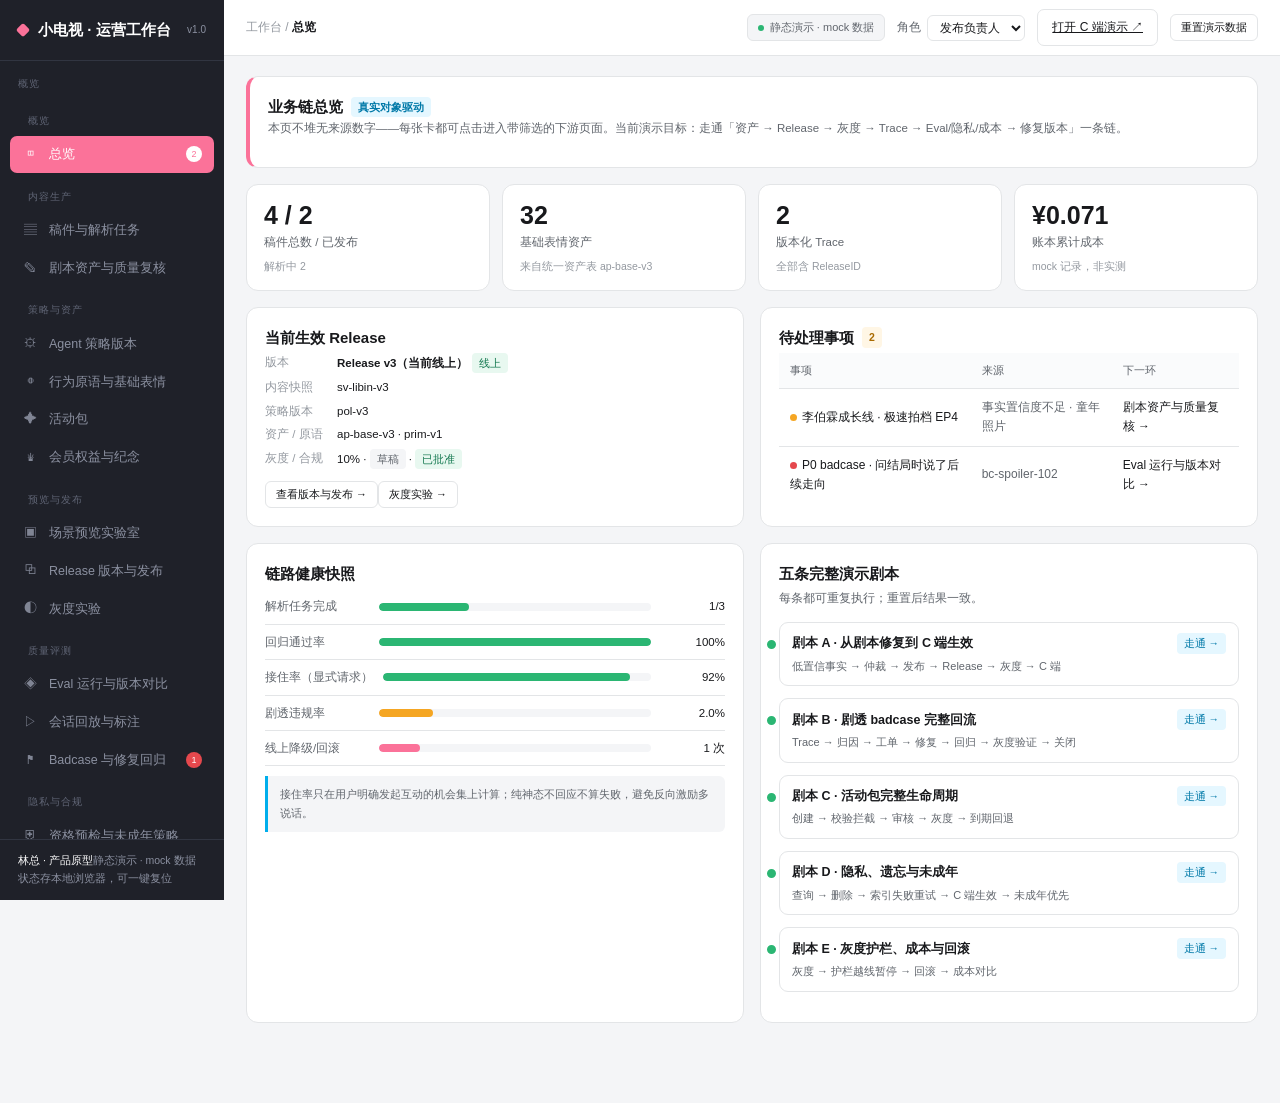
<file: projects/video-companion/workbench.html>
<!DOCTYPE html>
<html lang="zh-CN">
<head>
<meta charset="UTF-8">
<meta name="viewport" content="width=device-width, initial-scale=1">
<title>小电视 · 运营工作台（陪看 BOT 演示）</title>
<style>
:root{
  --bg:#f4f5f7; --card:#fff; --ink:#18191c; --sub:#61666d; --hint:#9499a0; --line:#e3e5e7;
  --pink:#fb7299; --pink-l:#fff0f4; --blue:#00aeec; --blue-l:#e5f7ff; --green:#2bb673; --green-l:#e8f8f0;
  --amber:#f5a623; --amber-l:#fff6e5; --purple:#7c5cff; --purple-l:#f0ecff; --red:#e5484d; --red-l:#ffecec;
  --side:#1f2129; --side-sub:#8b90a0; --side-line:#313541;
}
*{box-sizing:border-box;margin:0;padding:0}
body{font-family:-apple-system,BlinkMacSystemFont,"PingFang SC","Microsoft YaHei",sans-serif;background:var(--bg);color:var(--ink);font-size:13px;line-height:1.6;-webkit-font-smoothing:antialiased}
.app{display:flex;min-height:100vh}

/* ── 侧栏 ── */
.side{width:224px;flex:none;background:var(--side);color:#fff;position:fixed;inset:0 auto 0 0;display:flex;flex-direction:column;z-index:30}
.side .brand{display:flex;align-items:center;gap:10px;padding:18px 18px;font-weight:600;font-size:15px;border-bottom:1px solid var(--side-line)}
.side .brand i{width:10px;height:10px;background:var(--pink);transform:rotate(45deg);border-radius:2px;display:block;flex:none}
.side .brand small{font-size:10px;color:var(--side-sub);font-weight:400;margin-left:auto}
.side .brand .envtag{font-size:9px;color:var(--amber);border:1px solid #6b5a33;border-radius:4px;padding:1px 5px;margin-left:4px}
.side .scroll{overflow:auto;flex:1;padding-bottom:10px}
.side .scroll::-webkit-scrollbar{width:5px}.side .scroll::-webkit-scrollbar-thumb{background:#3a3e4a;border-radius:3px}
.side .group{font-size:10px;letter-spacing:.1em;color:#5f6474;padding:15px 18px 6px;display:flex;align-items:center;gap:6px}
.side nav{display:flex;flex-direction:column;gap:1px;padding:0 10px}
.side nav a{display:flex;align-items:center;gap:10px;padding:8px 12px;border-radius:7px;color:var(--side-sub);text-decoration:none;font-size:12.5px;cursor:pointer;transition:.15s;position:relative}
.side nav a:hover{background:#282b35;color:#fff}
.side nav a.active{background:var(--pink);color:#fff;font-weight:500}
.side nav a .ico{width:17px;text-align:center;font-size:13px;opacity:.9;flex:none}
.side nav a .badge{margin-left:auto;background:var(--red);color:#fff;font-size:9px;min-width:16px;height:16px;line-height:16px;text-align:center;border-radius:8px;padding:0 4px}
.side nav a.active .badge{background:#fff;color:var(--pink)}
.side nav a.ext{margin-top:6px;border-top:1px dashed var(--side-line);border-radius:0;padding-top:12px}
.side .foot{padding:12px 18px;border-top:1px solid var(--side-line);font-size:10.5px;color:var(--side-sub);line-height:1.7}
.side .foot b{color:#fff;font-weight:500}

/* ── 主区 ── */
.main{flex:1;margin-left:224px;min-width:0;display:flex;flex-direction:column}
.topbar{height:56px;background:var(--card);border-bottom:1px solid var(--line);display:flex;align-items:center;gap:12px;padding:0 22px;position:sticky;top:0;z-index:20}
.topbar .crumb{font-size:12px;color:var(--hint);white-space:nowrap}
.topbar .crumb b{color:var(--ink);font-weight:600}
.topbar .spacer{flex:1}
.topbar .env{font-size:11px;color:var(--sub);background:var(--bg);border:1px solid var(--line);border-radius:6px;padding:4px 10px;white-space:nowrap}
.topbar .env .dot{display:inline-block;width:6px;height:6px;border-radius:50%;background:var(--green);margin-right:6px}
.topbar .role{display:flex;align-items:center;gap:6px;font-size:11.5px;color:var(--sub)}
.topbar .role select{font:inherit;font-size:11.5px;padding:5px 8px;border:1px solid var(--line);border-radius:6px;background:#fff;color:var(--ink);cursor:pointer}
.content{padding:20px 22px 64px;max-width:1560px;width:100%}
.view{display:none;animation:fade .18s ease}
.view.active{display:block}
@keyframes fade{from{opacity:0;transform:translateY(4px)}to{opacity:1;transform:none}}

/* ── 通用组件 ── */
.card{background:var(--card);border:1px solid var(--line);border-radius:12px;padding:18px;margin-bottom:16px}
.card.tight{padding:14px 16px}
.card h2{font-size:15px;margin:0 0 3px;font-weight:600;display:flex;align-items:center;gap:8px;flex-wrap:wrap}
.card .desc{font-size:11.5px;color:var(--sub);margin-bottom:14px}
.card .headrow{display:flex;align-items:center;justify-content:space-between;gap:10px;flex-wrap:wrap;margin-bottom:12px}
.card .headrow h2{margin:0}
.row{display:flex;gap:16px;align-items:flex-start}
.row>*{min-width:0}
.grid2{display:grid;grid-template-columns:1fr 1fr;gap:16px}
.grid3{display:grid;grid-template-columns:repeat(3,1fr);gap:14px}
.grid4{display:grid;grid-template-columns:repeat(4,1fr);gap:12px}
@media(max-width:1180px){.grid2,.grid3,.grid4{grid-template-columns:1fr}}
.btn{display:inline-flex;align-items:center;justify-content:center;gap:6px;font-size:12px;font-family:inherit;padding:8px 14px;border-radius:7px;border:1px solid var(--line);background:#fff;color:var(--ink);cursor:pointer;transition:.15s;white-space:nowrap}
.btn:hover:not(:disabled){border-color:var(--sub);background:#fafbfc}
.btn:disabled{opacity:.45;cursor:not-allowed}
.btn.primary{background:var(--pink);border-color:var(--pink);color:#fff}
.btn.primary:hover:not(:disabled){opacity:.9;background:var(--pink)}
.btn.ok{background:var(--green);border-color:var(--green);color:#fff}
.btn.warn{background:var(--amber);border-color:var(--amber);color:#fff}
.btn.danger{background:var(--red);border-color:var(--red);color:#fff}
.btn.ghost{background:transparent}
.btn.sm{padding:5px 10px;font-size:11px;border-radius:6px}
.btn.lg{padding:10px 18px;font-size:13px}
.tag{display:inline-block;font-size:10.5px;border-radius:4px;padding:2px 7px;background:var(--bg);color:var(--sub);white-space:nowrap;line-height:1.6}
.tag.g{background:var(--green-l);color:#177a52}.tag.b{background:var(--blue-l);color:#0079a8}.tag.a{background:var(--amber-l);color:#a96a00}.tag.p{background:var(--pink-l);color:#c53b68}.tag.pp{background:var(--purple-l);color:#6544d8}.tag.r{background:var(--red-l);color:#b4232a}
.dot-s{display:inline-block;width:7px;height:7px;border-radius:50%;margin-right:5px;vertical-align:middle}
table{width:100%;border-collapse:collapse;font-size:12px}
th,td{text-align:left;padding:9px 11px;border-bottom:1px solid var(--line);vertical-align:middle}
th{color:var(--sub);font-weight:500;font-size:11px;background:#fafbfc;white-space:nowrap}
tr:last-child td{border-bottom:none}
tr.clickable{cursor:pointer}tr.clickable:hover{background:#fafbfc}
.tw{overflow-x:auto}
.field{display:flex;flex-direction:column;gap:6px;margin-bottom:13px}
.field label{font-size:11.5px;color:var(--sub);font-weight:500}
.field .hint{font-size:10.5px;color:var(--hint);line-height:1.5}
.field input[type=text],.field input[type=number],.field select,.field textarea{
  font-family:inherit;font-size:12.5px;color:var(--ink);background:#fff;border:1px solid var(--line);border-radius:7px;padding:8px 11px;outline:none;transition:.15s;width:100%}
.field input:focus,.field select:focus,.field textarea:focus{border-color:var(--pink);box-shadow:0 0 0 3px rgba(251,114,153,.1)}
.field textarea{resize:vertical;min-height:72px;line-height:1.7}
input[type=range]{width:100%;accent-color:var(--pink)}
.switch{display:flex;align-items:center;gap:9px;font-size:12px;color:var(--sub);cursor:pointer;user-select:none}
.switch input{display:none}
.switch i{width:34px;height:19px;background:#d8dbe0;border-radius:20px;position:relative;transition:.2s;flex:none}
.switch i::after{content:"";position:absolute;left:2px;top:2px;width:15px;height:15px;background:#fff;border-radius:50%;transition:.2s}
.switch input:checked+i{background:var(--pink)}
.switch input:checked+i::after{transform:translateX(15px)}
.switch.locked{opacity:.7;cursor:not-allowed}
.stat{background:var(--card);border:1px solid var(--line);border-radius:12px;padding:15px 17px}
.stat .n{font-size:25px;font-weight:600;line-height:1.2}
.stat .l{font-size:11.5px;color:var(--sub);margin-top:3px}
.stat .n small{font-size:12px;color:var(--hint);font-weight:400;margin-left:3px}
.stat .sub2{font-size:10.5px;color:var(--hint);margin-top:6px}
.sec-title{font-size:11px;letter-spacing:.06em;color:var(--pink);font-weight:600;margin:18px 0 9px;text-transform:uppercase}
.divider{height:1px;background:var(--line);margin:16px 0}
.empty{padding:36px;text-align:center;color:var(--hint);font-size:12px}
.kv{display:flex;gap:8px;font-size:11.5px;margin-bottom:5px;flex-wrap:wrap}
.kv .k{color:var(--hint);min-width:64px}
.kv .v{color:var(--ink)}
.note{font-size:11px;color:var(--sub);background:var(--bg);border-left:3px solid var(--blue);border-radius:0 6px 6px 0;padding:9px 12px;line-height:1.7}
.note.warn{border-left-color:var(--amber)}
.note.danger{border-left-color:var(--red)}
.note.ok{border-left-color:var(--green)}

/* ── DAG 流程 ── */
.dag{display:flex;align-items:stretch;gap:0;overflow-x:auto;padding:6px 0 10px}
.dag .step{flex:none;min-width:112px;background:#fff;border:1.5px solid var(--line);border-radius:10px;padding:10px 11px;position:relative;margin-right:19px}
.dag .step::after{content:"→";position:absolute;right:-16px;top:50%;transform:translateY(-50%);color:var(--hint);font-size:14px}
.dag .step:last-child::after{display:none}
.dag .step.done{border-color:var(--green);background:var(--green-l)}
.dag .step.run{border-color:var(--pink);background:var(--pink-l)}
.dag .step.fail{border-color:var(--red);background:var(--red-l)}
.dag .step .t{font-size:12px;font-weight:600}
.dag .step .s{font-size:10px;color:var(--sub);margin-top:3px}
.dag .step .n{position:absolute;top:-7px;right:-7px;width:18px;height:18px;border-radius:50%;background:var(--green);color:#fff;font-size:10px;line-height:18px;text-align:center}
.dag .step.run .n{background:var(--pink)}

/* ── 时间轴（剧本切片） ── */
.timeline{position:relative;padding-left:16px}
.timeline::before{content:"";position:absolute;left:4px;top:6px;bottom:6px;width:2px;background:var(--line)}
.tl-item{position:relative;margin-bottom:12px;background:#fff;border:1px solid var(--line);border-radius:9px;padding:10px 12px;cursor:pointer;transition:.15s}
.tl-item:hover{border-color:var(--pink)}
.tl-item.sel{border-color:var(--pink);background:var(--pink-l)}
.tl-item::before{content:"";position:absolute;left:-15px;top:15px;width:9px;height:9px;border-radius:50%;background:var(--green);border:2px solid #fff}
.tl-item.low::before{background:var(--amber)}
.tl-item .th{display:flex;justify-content:space-between;gap:8px;align-items:center}
.tl-item .th b{font-size:12.5px}
.tl-item .tm{font-size:10.5px;color:var(--hint);font-variant-numeric:tabular-nums}
.tl-item .meta{font-size:11px;color:var(--sub);margin-top:4px}

/* ── 表情/资产库 ── */
.face-lib{display:grid;grid-template-columns:repeat(auto-fill,minmax(90px,1fr));gap:9px}
.face-cell{border:1px solid var(--line);border-radius:9px;padding:10px 5px;text-align:center;background:#fff;font-size:19px;cursor:pointer;transition:.15s}
.face-cell:hover{border-color:var(--pink);transform:translateY(-2px)}
.face-cell.sel{border-color:var(--pink);background:var(--pink-l)}
.face-cell span{display:block;font-size:10px;color:var(--sub);margin-top:5px;white-space:nowrap;overflow:hidden;text-overflow:ellipsis}
.face-cell .fx{font-size:9px;color:var(--hint)}

/* ── 场景预览实验室三栏 ── */
.lab{display:grid;grid-template-columns:270px minmax(320px,1fr) 340px;gap:14px;align-items:start}
@media(max-width:1300px){.lab{grid-template-columns:1fr}}
.lab-col{background:#fff;border:1px solid var(--line);border-radius:12px;overflow:hidden}
.lab-col>.lh{padding:10px 13px;border-bottom:1px solid var(--line);background:#fafbfc;font-size:12px;font-weight:600;display:flex;align-items:center;gap:6px}
.lab-col>.lb{padding:13px}
.lab-stage{background:#111318;aspect-ratio:16/9;position:relative;display:flex;align-items:center;justify-content:center;overflow:hidden;border-radius:8px}
.lab-stage img{width:100%;height:100%;object-fit:cover;opacity:.85}
.lab-stage .lab-bot{position:absolute;right:5%;bottom:8%;font-size:10px;color:#fff;background:rgba(0,0,0,.5);border:1px solid rgba(255,255,255,.25);border-radius:18px;padding:6px 12px;display:flex;align-items:center;gap:7px;max-width:80%}
.lab-bot .eyes{letter-spacing:2px;font-weight:700}
.lab-bot .say{color:#fffdf6}
.trace-item{border-bottom:1px solid var(--line);padding:8px 0;font-size:11px}
.trace-item:last-child{border-bottom:none}
.trace-item .tt{color:var(--hint);font-size:10px;margin-bottom:3px}
.trace-item .tl{display:flex;justify-content:space-between;gap:6px;align-items:flex-start}
.trace-item .tk{color:var(--sub);flex:none}
.trace-item .tv2{text-align:right;word-break:break-all}
.trace-flow{display:flex;flex-wrap:wrap;gap:4px;align-items:center;font-size:10px;color:var(--sub);margin-bottom:10px}
.trace-flow span{background:var(--bg);border-radius:4px;padding:2px 6px}
.trace-flow i{color:var(--hint);font-style:normal}

/* ── Diff ── */
.diff{font-size:11.5px;font-family:ui-monospace,Menlo,Consolas,monospace;background:#fff;border:1px solid var(--line);border-radius:8px;padding:10px 12px;line-height:1.9;max-height:230px;overflow:auto}
.diff .add{color:#177a52;background:var(--green-l)}
.diff .del{color:#b4232a;background:var(--red-l)}
.diff .ctx{color:var(--hint)}

/* ── 状态步骤链（DeletionJob / 剧本闭环） ── */
.steps{display:flex;flex-direction:column;gap:0}
.step-line{display:flex;align-items:center;gap:10px;padding:7px 0;font-size:11.5px;position:relative}
.step-line .node{width:20px;height:20px;border-radius:50%;flex:none;border:2px solid var(--line);display:flex;align-items:center;justify-content:center;font-size:10px;color:var(--hint);background:#fff;z-index:1}
.step-line.done .node{background:var(--green);border-color:var(--green);color:#fff}
.step-line.fail .node{background:var(--red);border-color:var(--red);color:#fff}
.step-line.run .node{background:var(--pink);border-color:var(--pink);color:#fff}
.step-line:not(:last-child)::before{content:"";position:absolute;left:9px;top:27px;bottom:-7px;width:2px;background:var(--line)}
.step-line.done:not(:last-child)::before{background:var(--green)}
.step-line .sl{color:var(--sub)}
.step-line.done .sl{color:var(--ink)}

/* ── 指标条 / 护栏 ── */
.metric{display:flex;align-items:center;gap:10px;padding:8px 0;border-bottom:1px solid var(--line)}
.metric:last-child{border-bottom:none}
.metric .mn{font-size:11.5px;color:var(--sub);min-width:104px}
.metric .bar{flex:1;height:8px;background:var(--bg);border-radius:5px;overflow:hidden;position:relative}
.metric .bar i{display:block;height:100%;background:var(--green);border-radius:5px;transition:width .4s}
.metric .bar .limit{position:absolute;top:-3px;bottom:-3px;width:2px;background:var(--red)}
.metric .mv{font-size:11.5px;font-variant-numeric:tabular-nums;min-width:64px;text-align:right}
.metric.breach .bar i{background:var(--red)}
.metric.breach .mv{color:var(--red);font-weight:600}

/* ── 审计日志 ── */
.audit{font-size:11px}
.audit .ai{padding:7px 0;border-bottom:1px dashed var(--line);display:flex;gap:10px;flex-wrap:wrap}
.audit .ai:last-child{border-bottom:none}
.audit .at{color:var(--hint);font-variant-numeric:tabular-nums;min-width:118px}
.audit .aa{color:var(--ink)}
.audit .ao{color:var(--sub)}
.audit .ach{color:var(--purple)}

.pill-nav{display:inline-flex;gap:4px;background:var(--bg);border-radius:8px;padding:3px;flex-wrap:wrap}
.pill-nav button{font:inherit;font-size:11.5px;padding:5px 12px;border:0;background:transparent;border-radius:6px;cursor:pointer;color:var(--sub)}
.pill-nav button.active{background:#fff;color:var(--ink);font-weight:600;box-shadow:0 1px 3px rgba(0,0,0,.08)}

/* toast */
#toast{position:fixed;right:22px;bottom:22px;background:var(--ink);color:#fff;padding:11px 18px;border-radius:8px;font-size:12px;opacity:0;transform:translateY(10px);transition:.25s;z-index:99;pointer-events:none;max-width:380px;box-shadow:0 8px 24px rgba(0,0,0,.2)}
#toast.on{opacity:1;transform:none}
#toast.err{background:var(--red)}
#toast.ok{background:var(--green)}
.gate-locked{opacity:.5;pointer-events:none}
.req-chip{font-size:10px;color:var(--amber);background:var(--amber-l);border-radius:4px;padding:1px 6px;margin-left:4px}
</style>
</head>
<body>
<div class="app">

<!-- ══ 侧栏 ══ -->
<aside class="side">
  <div class="brand"><i></i>小电视 · 运营工作台<small>v1.0</small></div>
  <div class="scroll">
    <div class="group">概览</div>
    <nav data-nav></nav>
    <a class="ext" href="architecture.html" target="_blank" style="display:flex;align-items:center;gap:10px;padding:10px 20px;color:var(--side-sub);text-decoration:none;font-size:12.5px"><span style="width:17px;text-align:center">↗</span>系统架构图</a>
  </div>
  <div class="foot"><b>林总 · 产品原型</b>静态演示 · mock 数据<br>状态存本地浏览器，可一键复位</div>
</aside>

<!-- ══ 主区 ══ -->
<div class="main">
  <header class="topbar">
    <div class="crumb">工作台 / <b id="crumb">总览</b></div>
    <div class="spacer"></div>
    <div class="env"><span class="dot"></span>静态演示 · mock 数据</div>
    <div class="role">角色 <select id="roleSel" title="切换角色后，按钮权限与阻塞解释会真实变化"></select></div>
    <a class="btn" href="preview.html" target="_blank" title="以已发布 Release 快照打开独立 C 端">打开 C 端演示 ↗</a>
    <button class="btn sm" onclick="resetDemo()" title="复位到固定种子数据">重置演示数据</button>
  </header>
  <div class="content" id="content">
    <!-- 各视图由 workbench.js 渲染 -->
  </div>
</div>
</div>

<div id="toast"></div>

<script src="store.js"></script>
<script src="workbench.js"></script>
</body>
</html>
</file>
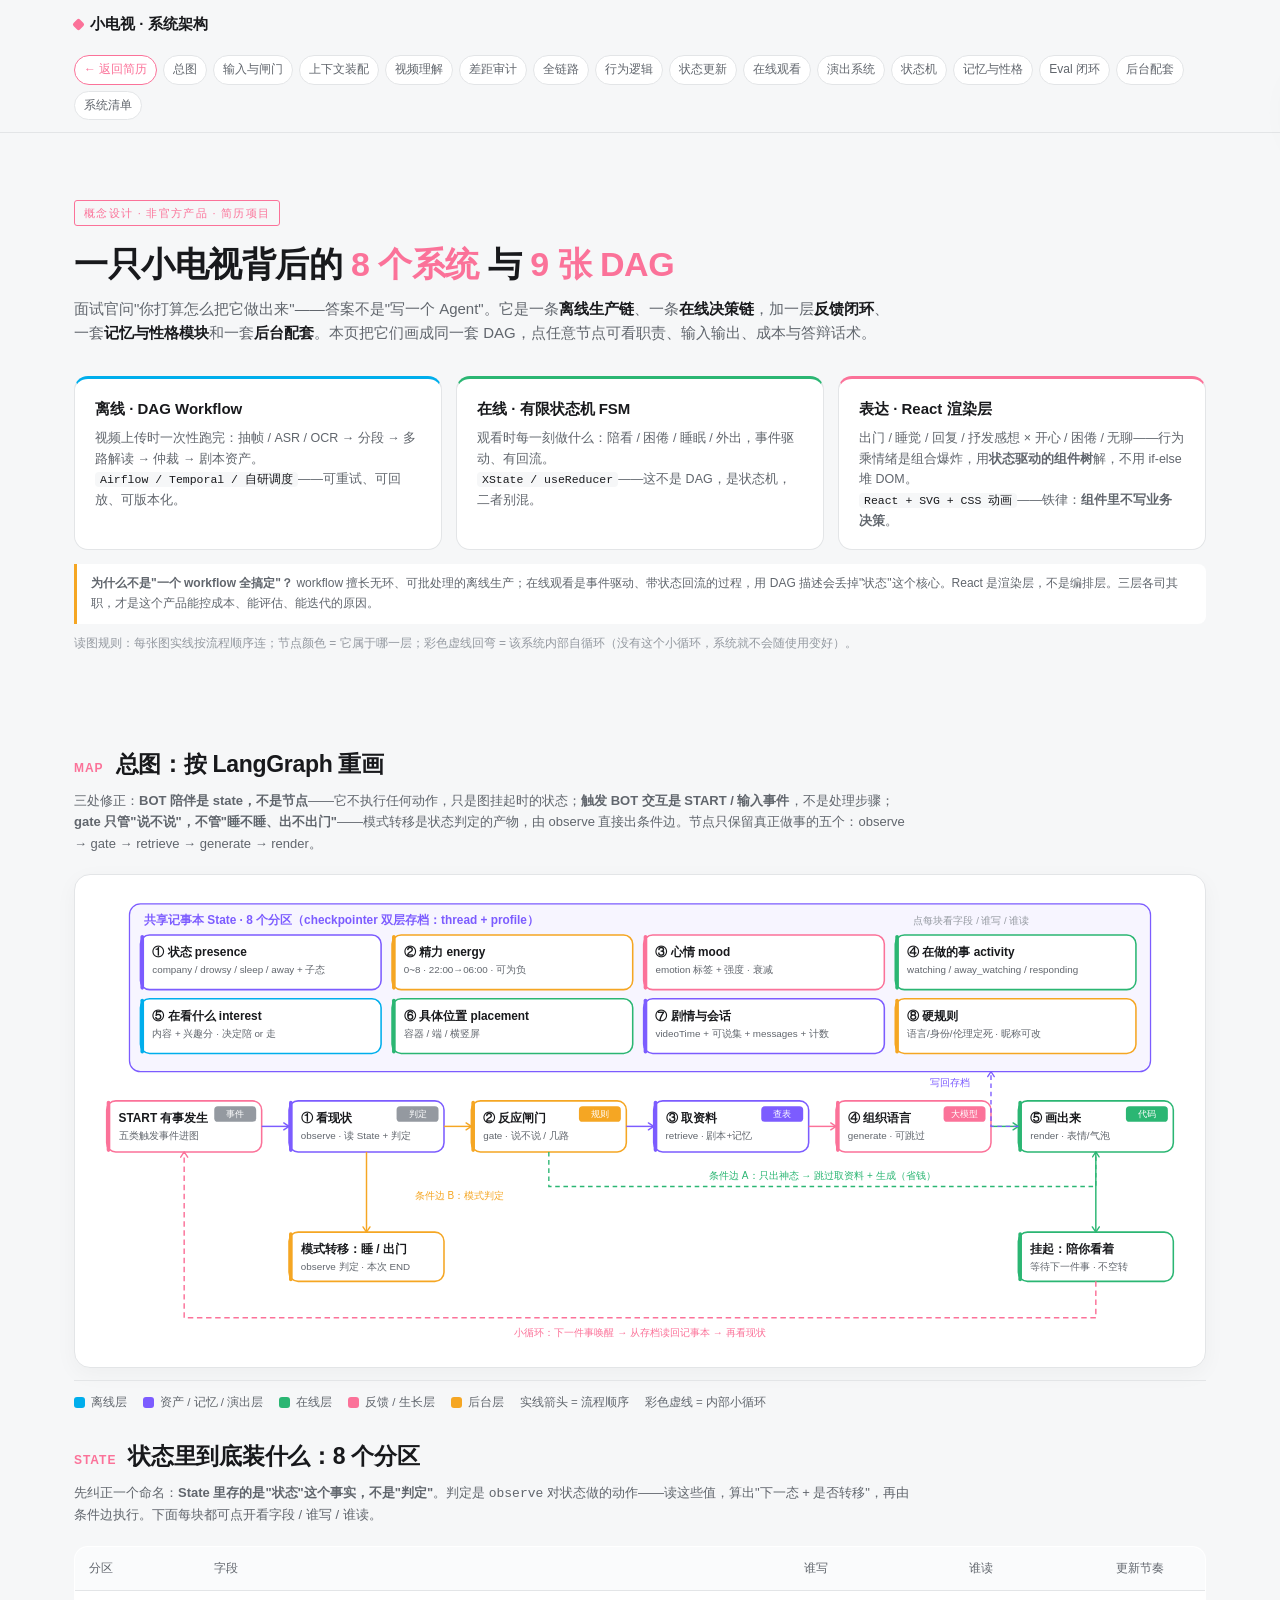
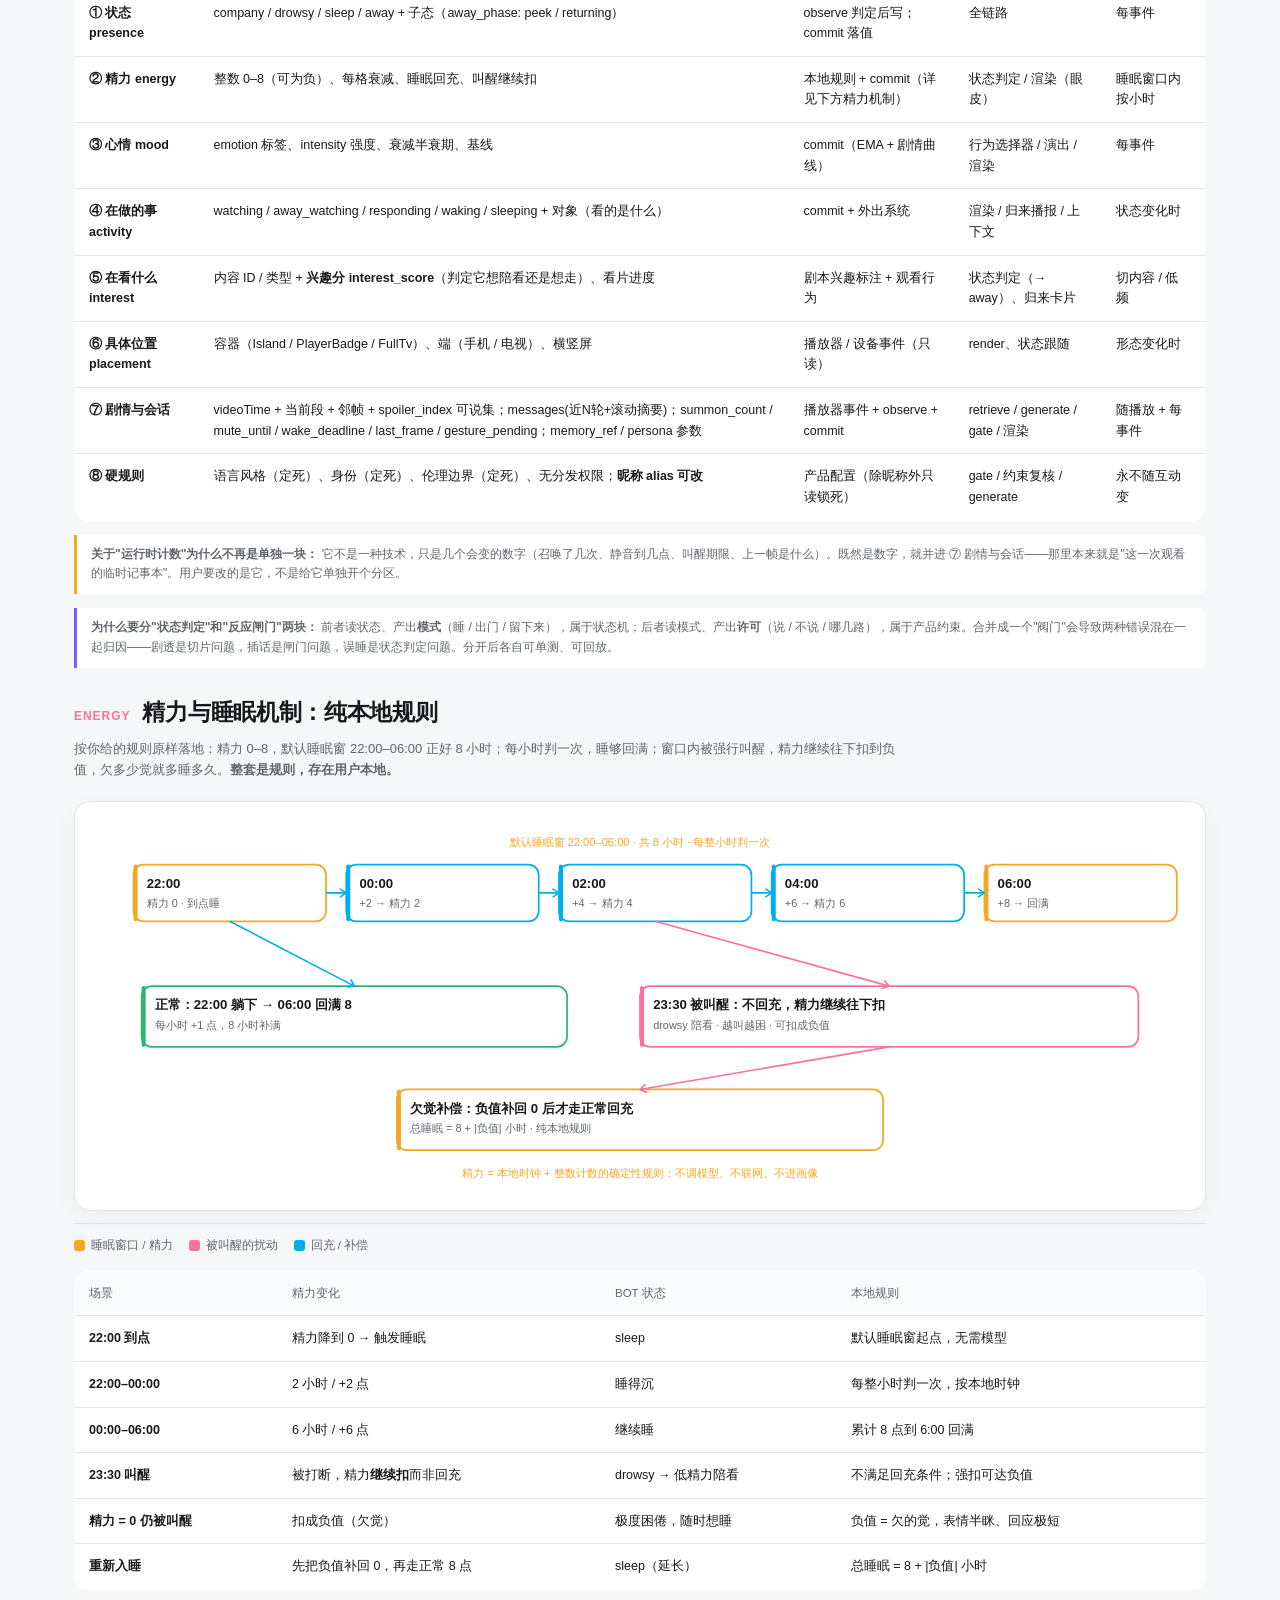
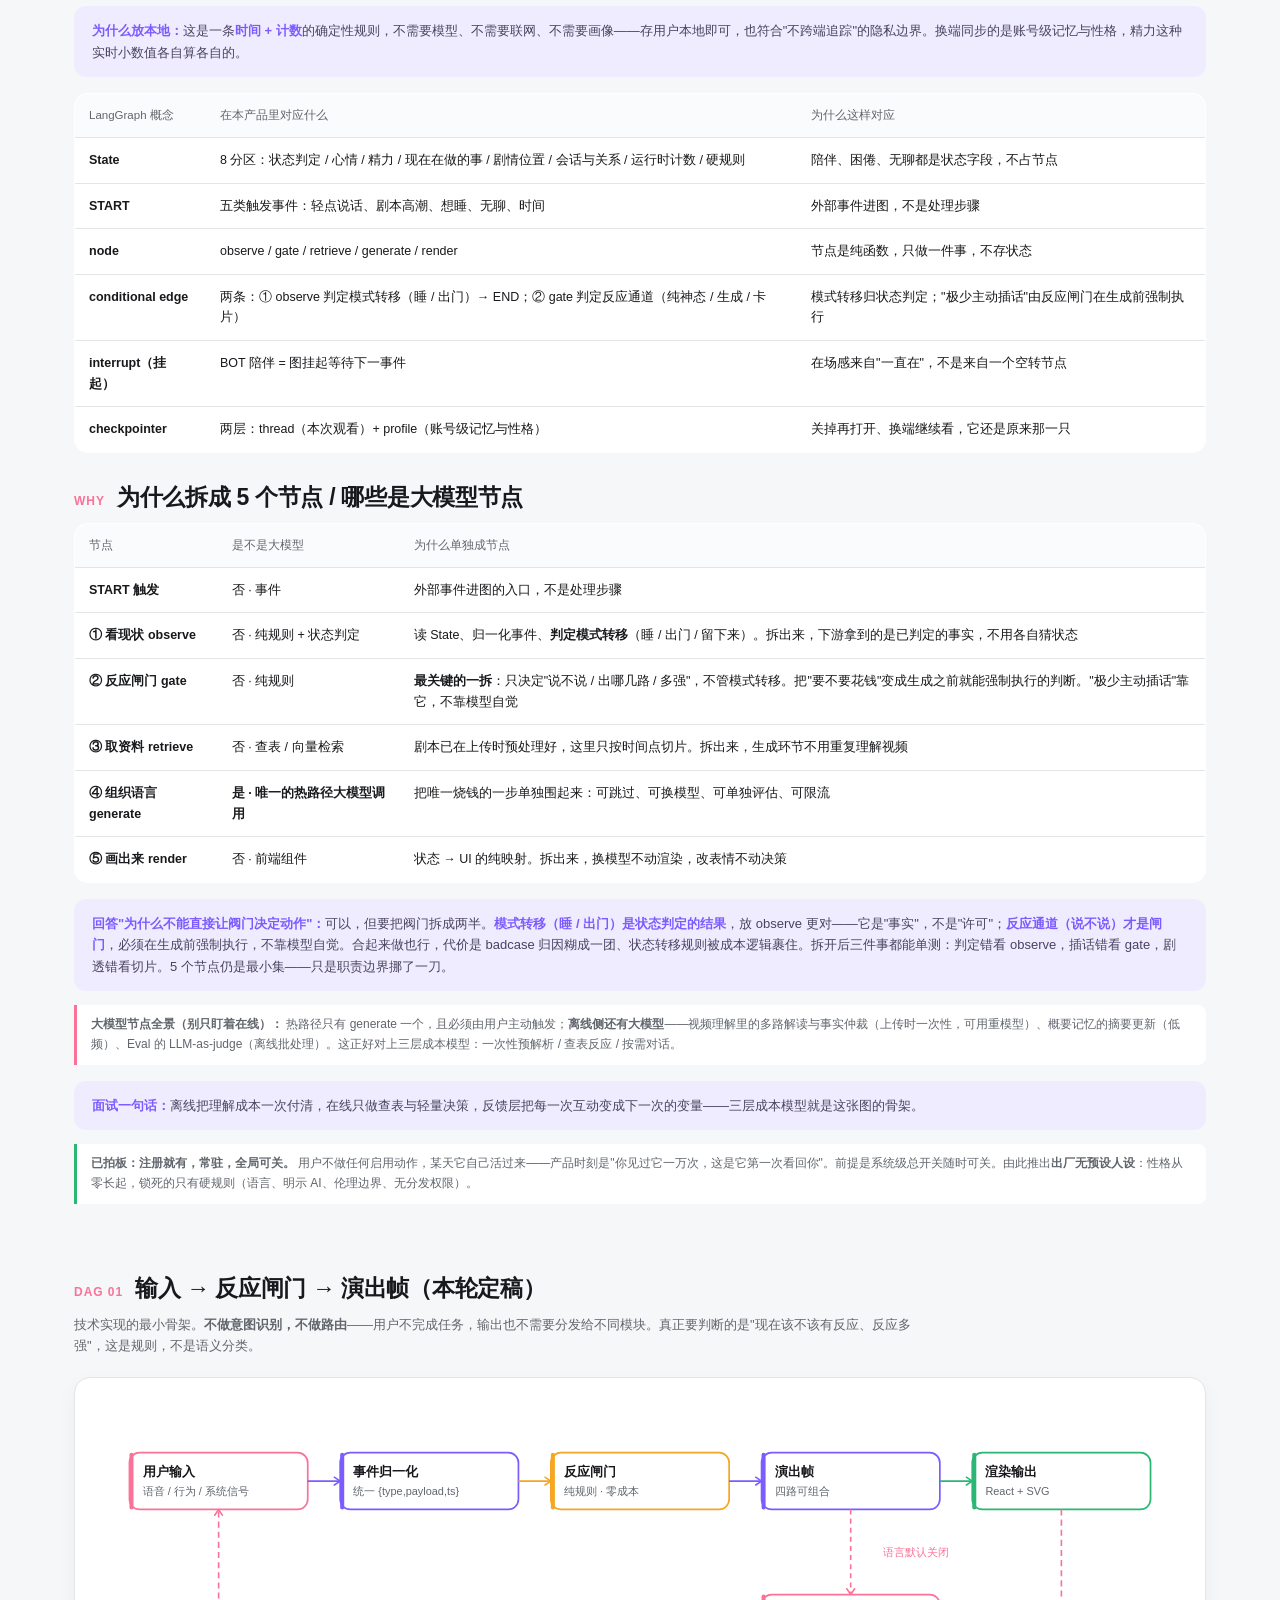
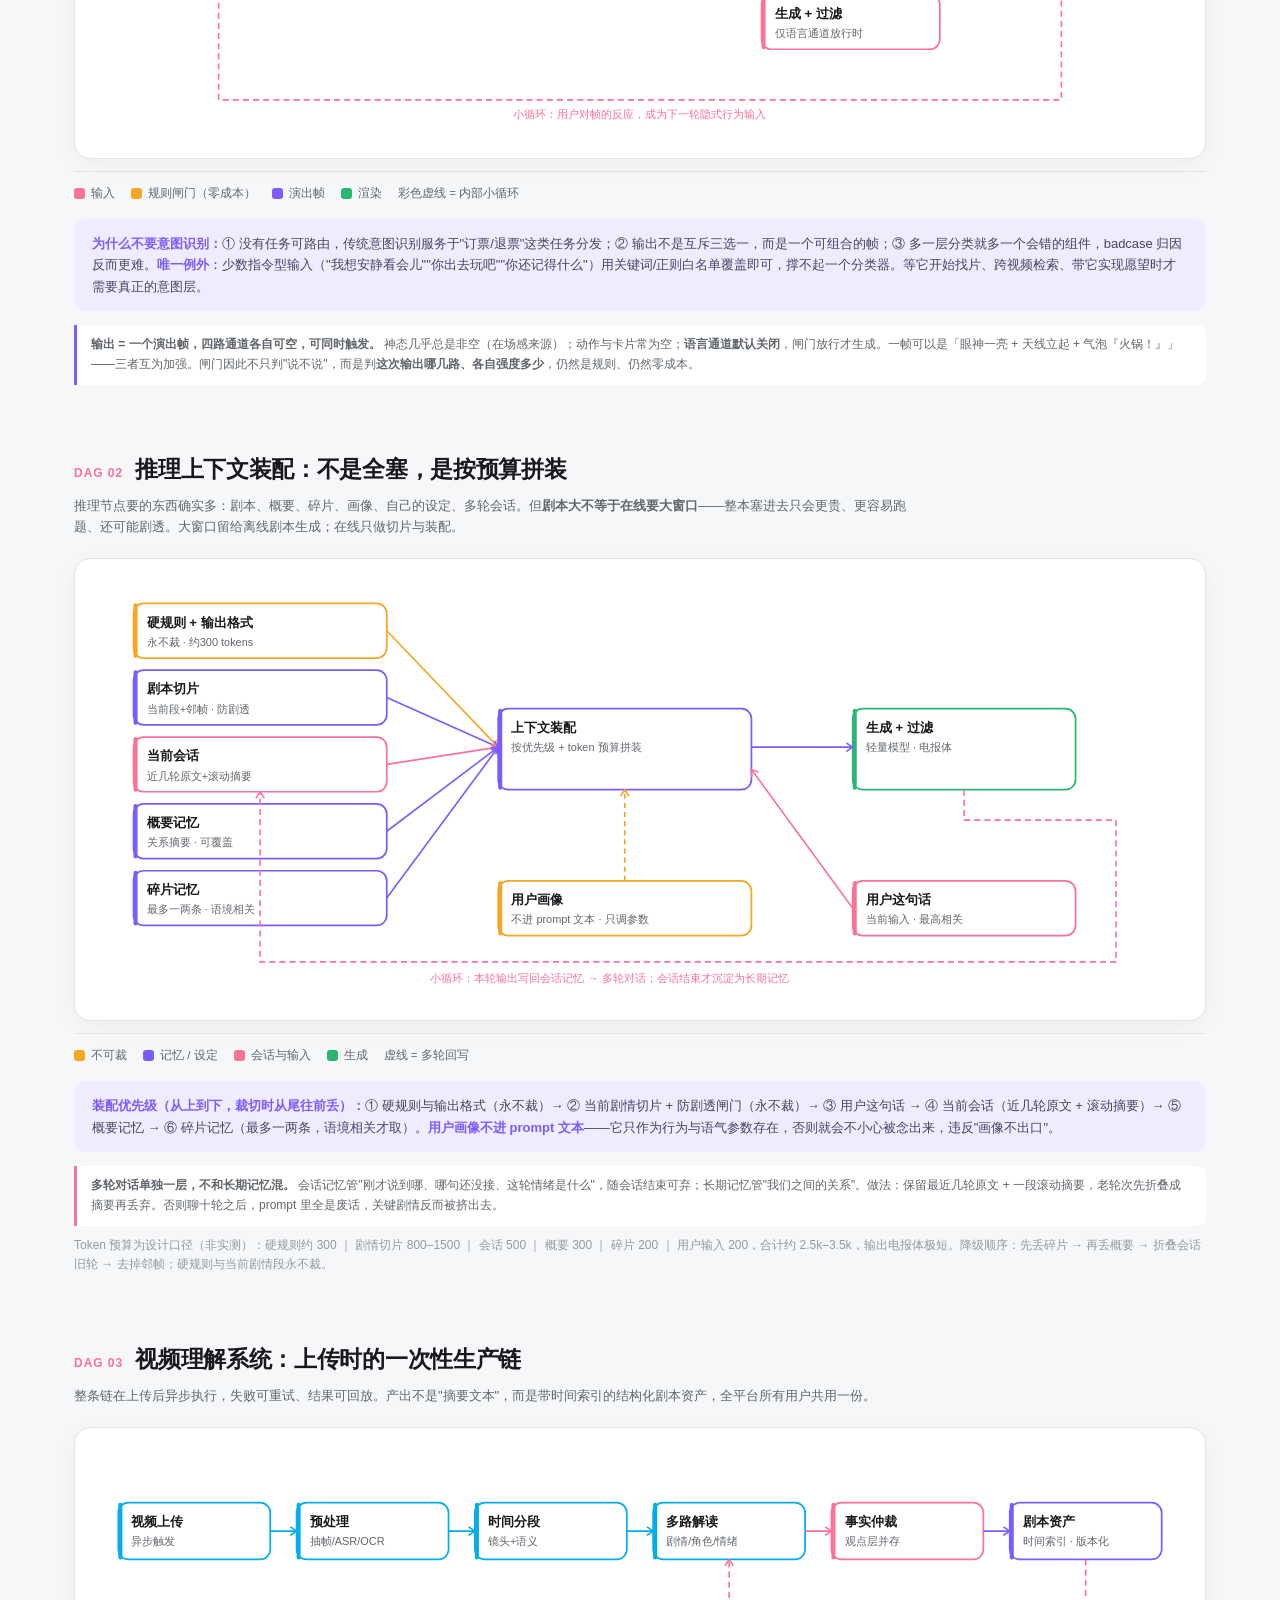
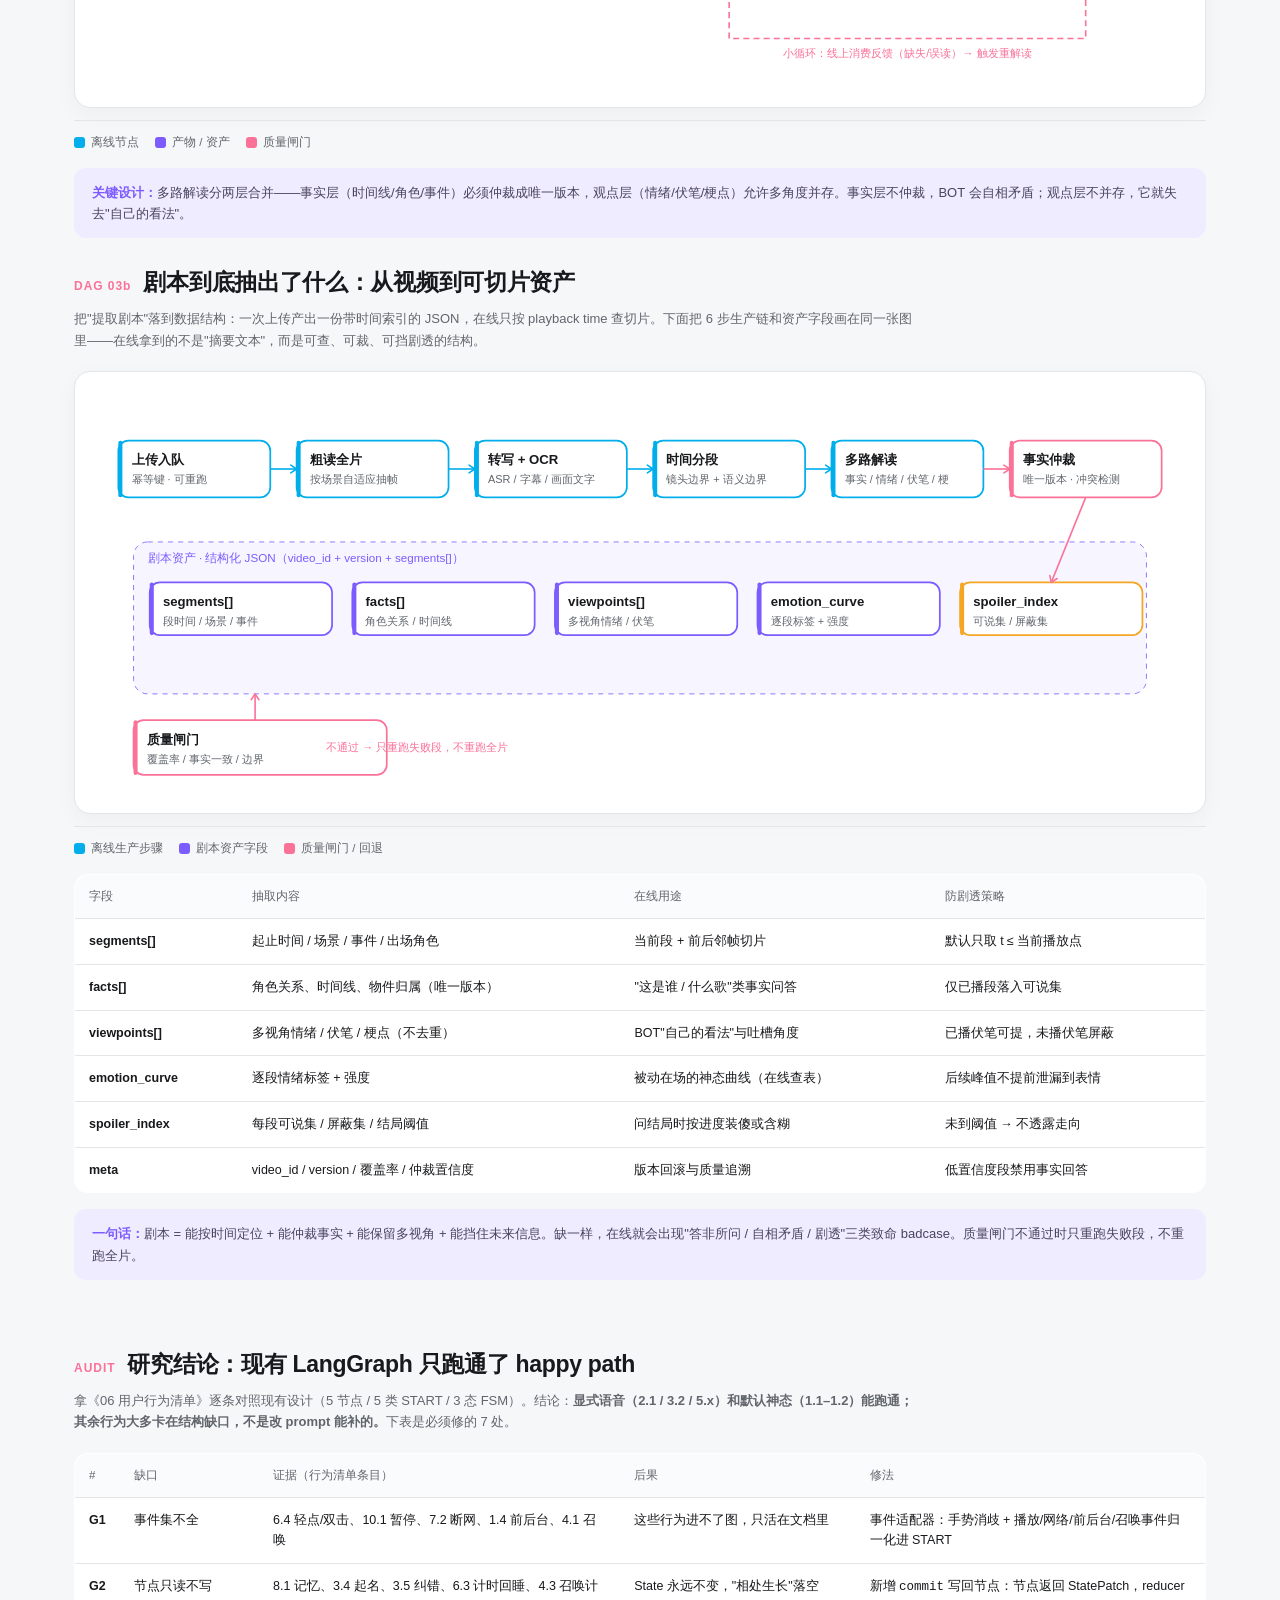
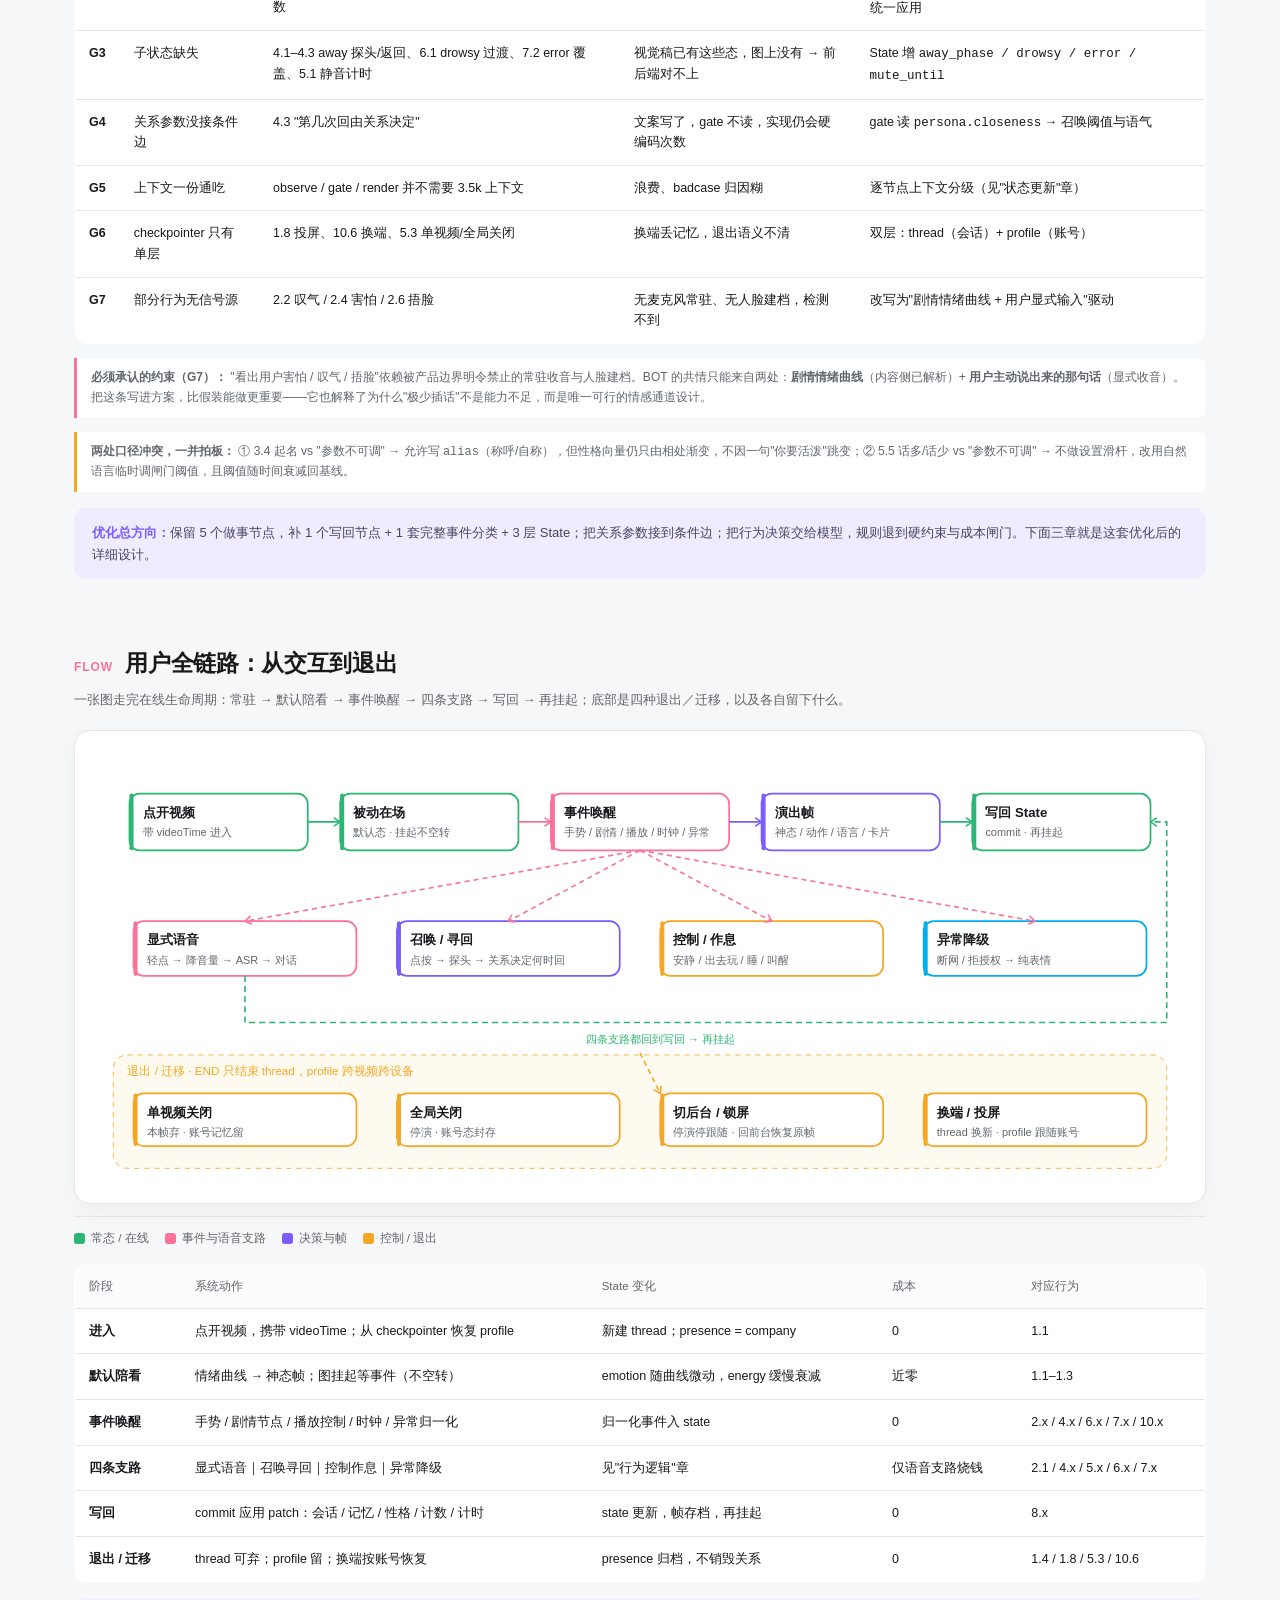
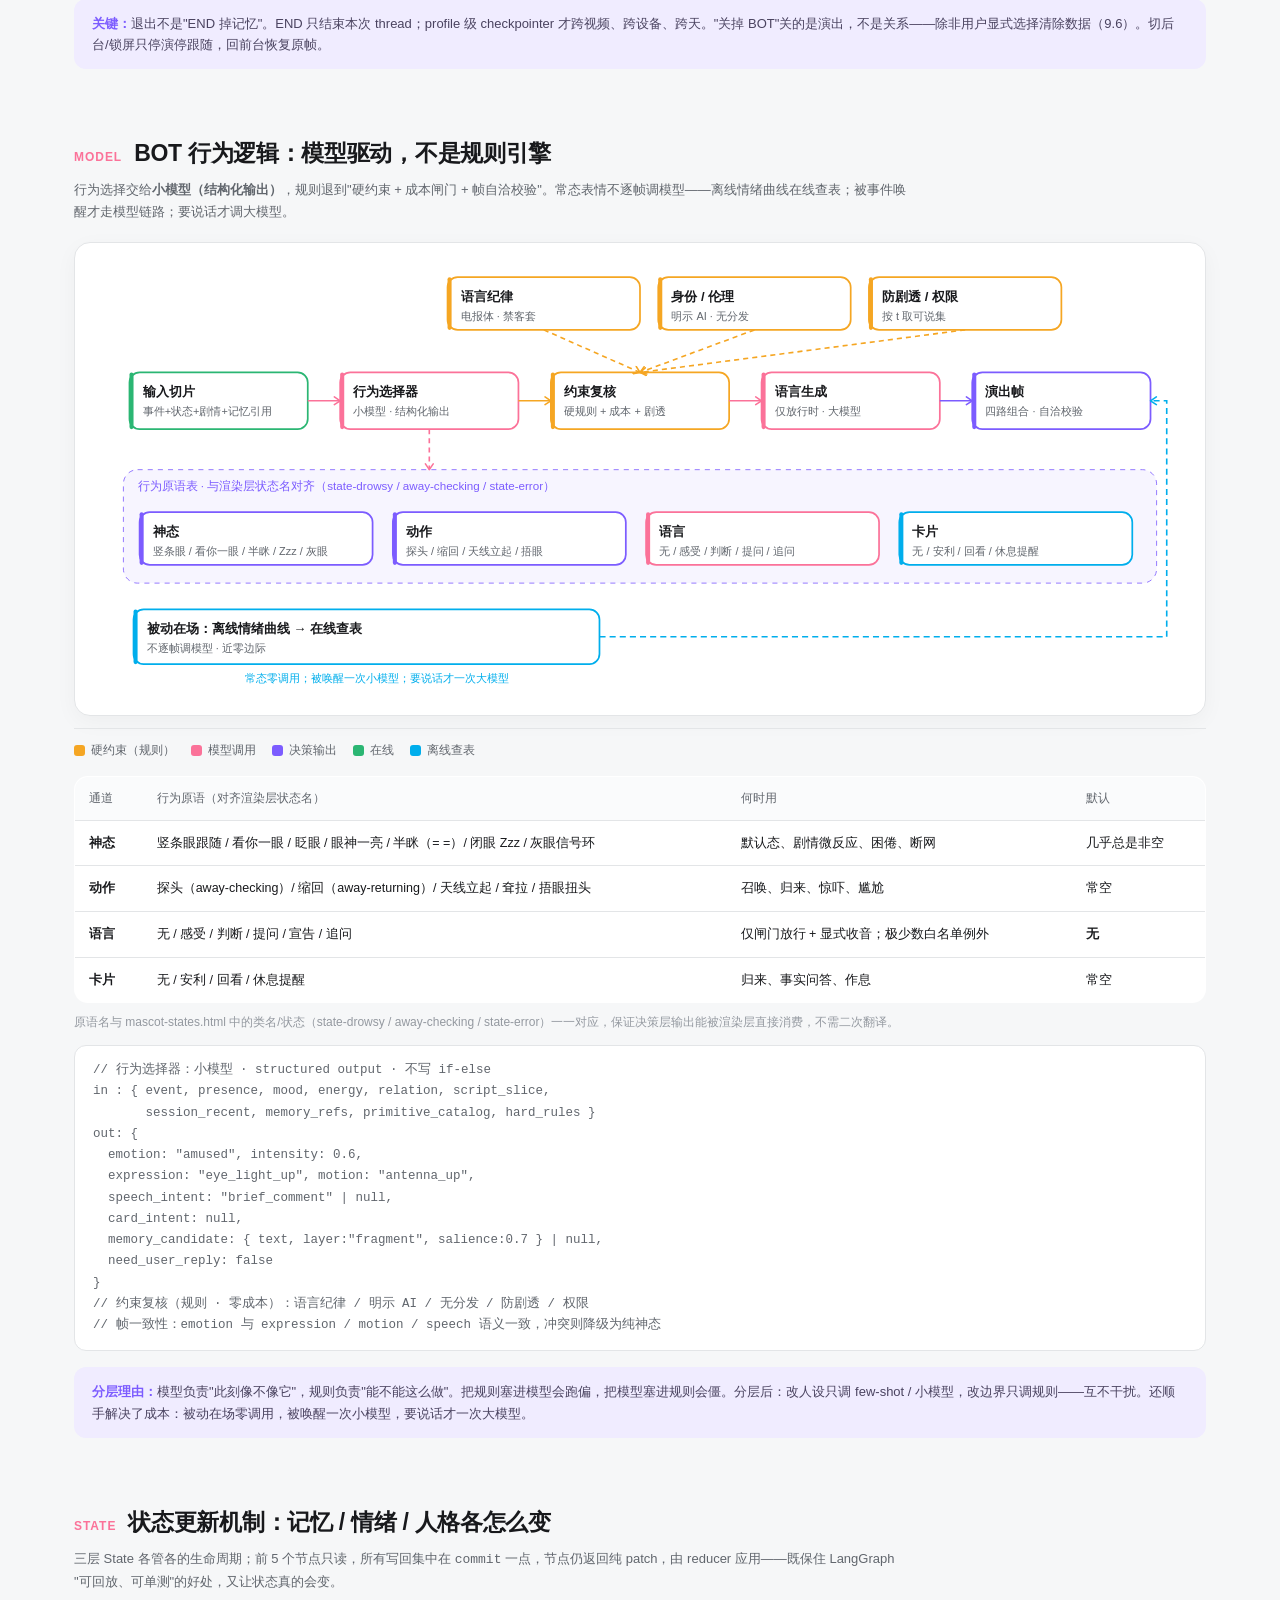
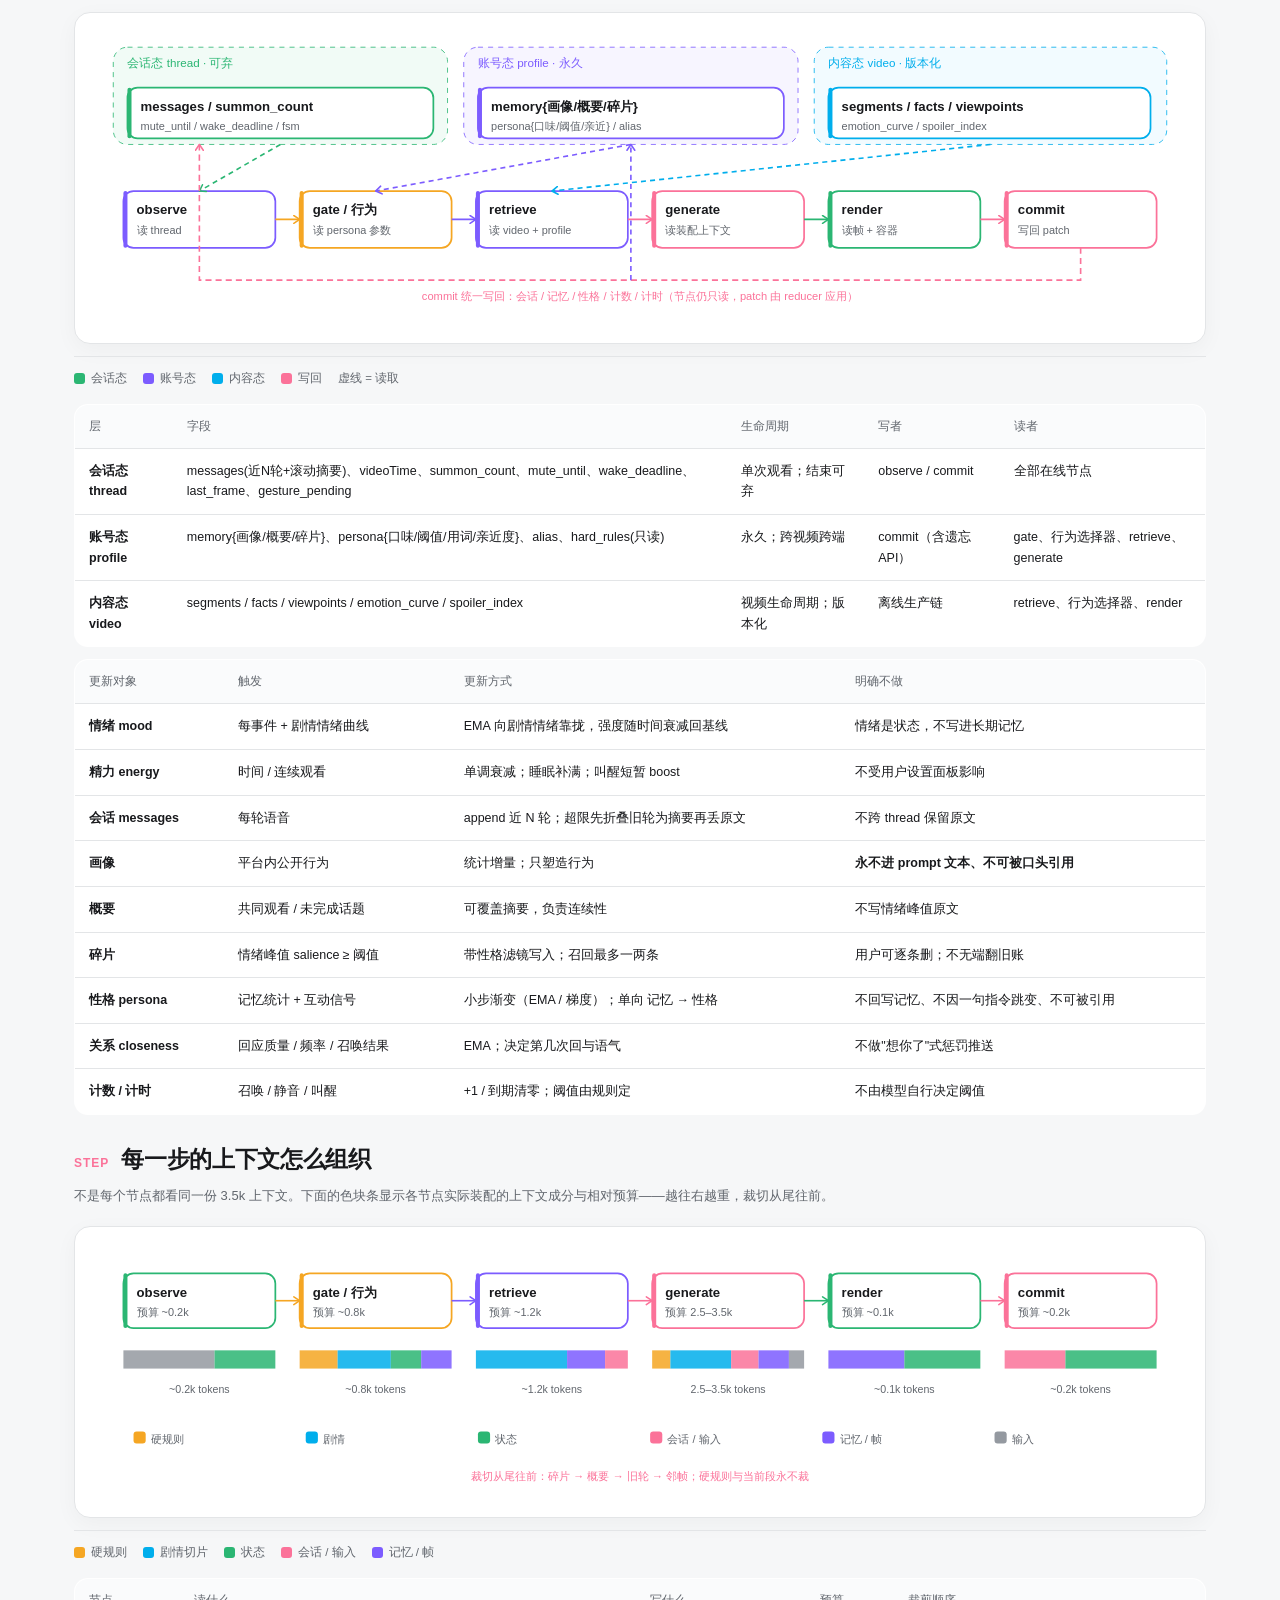
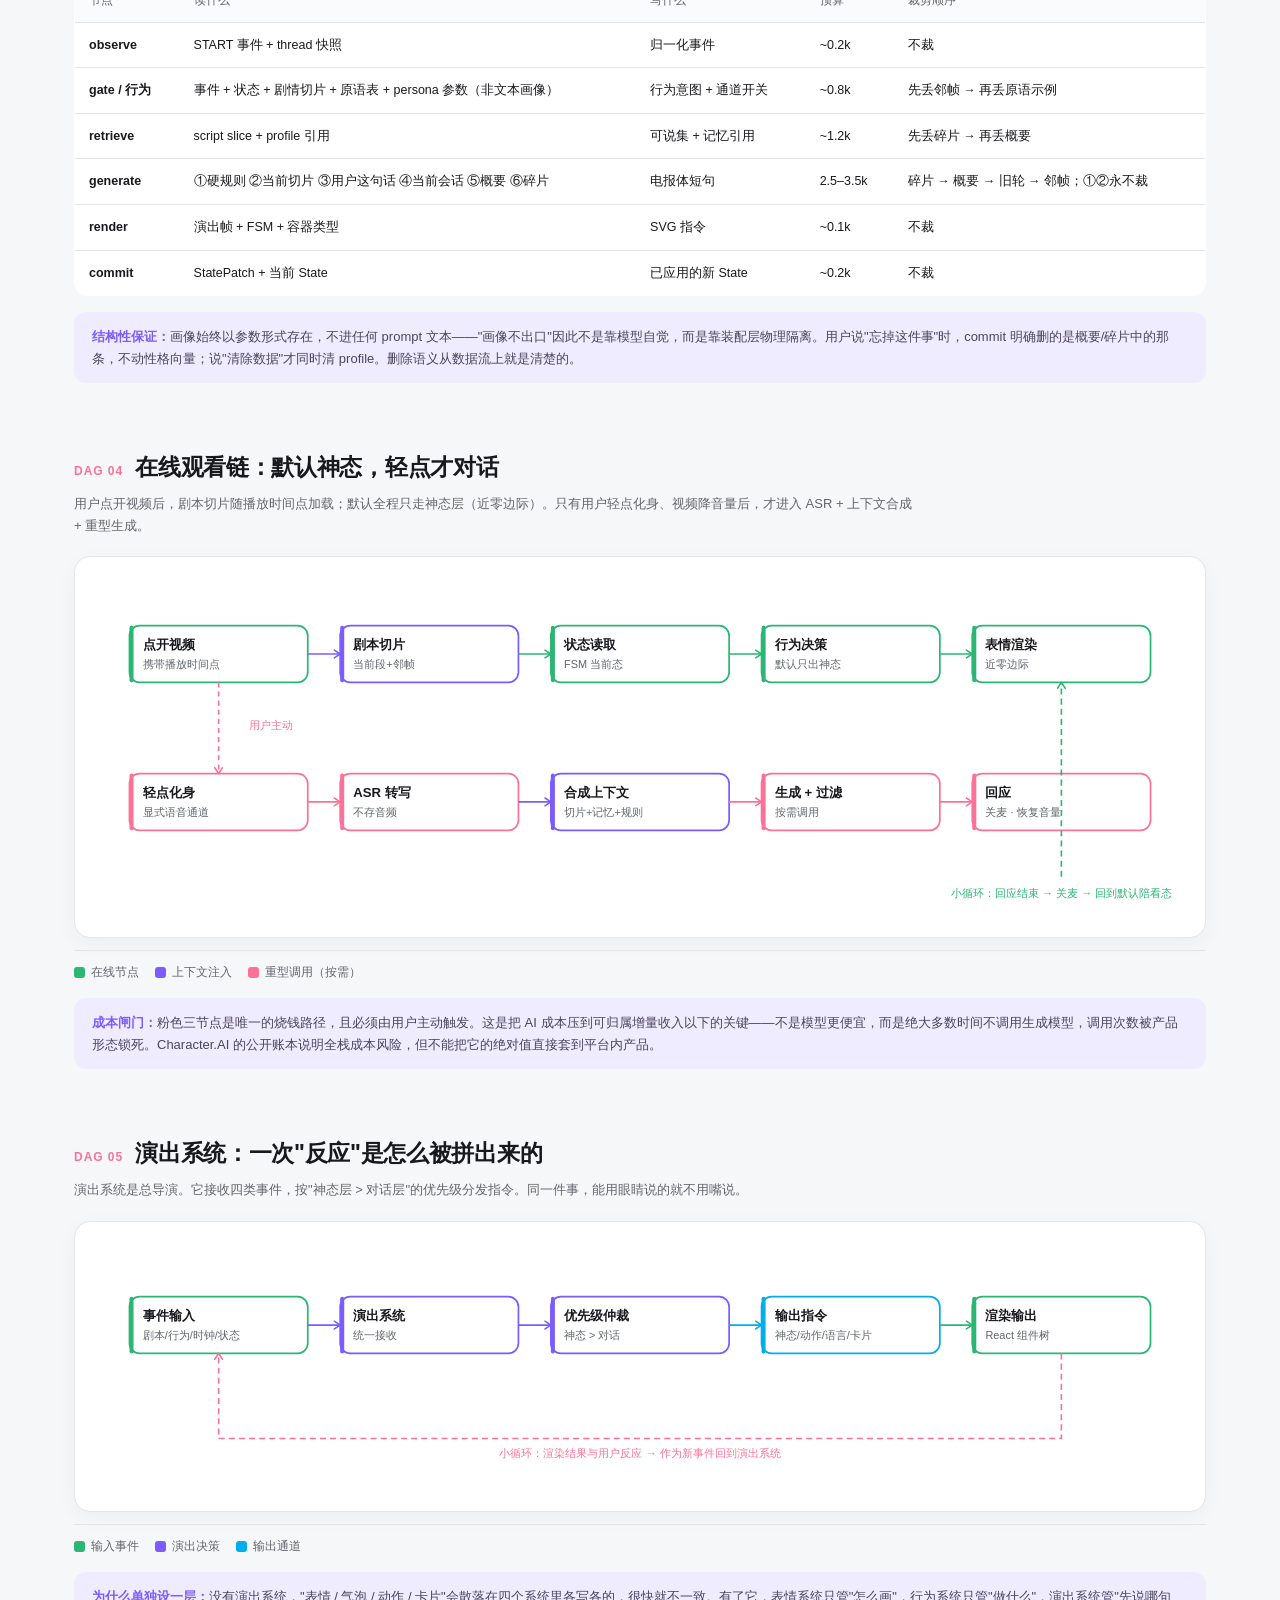
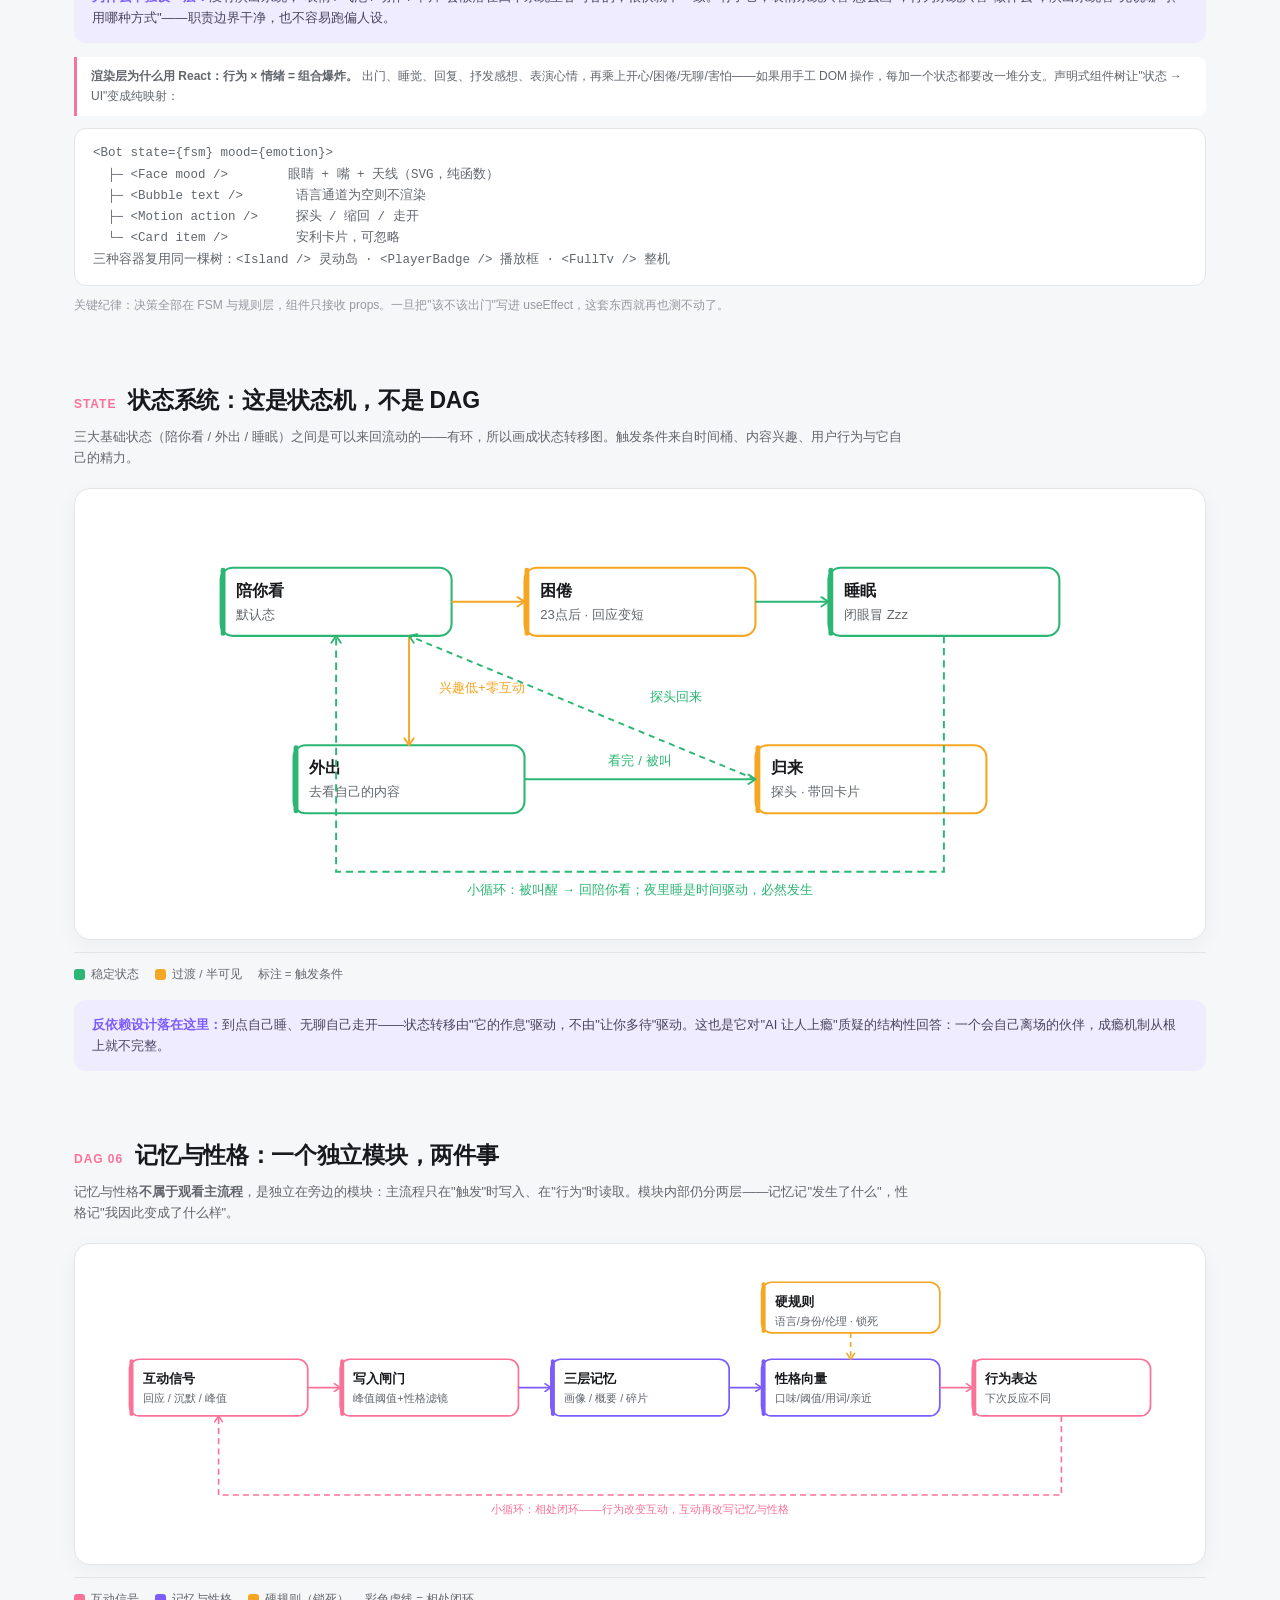
<file: projects/video-companion/demo/architecture.html>
<!DOCTYPE html>
<html lang="zh-CN">
<head>
<meta charset="UTF-8">
<meta name="viewport" content="width=device-width, initial-scale=1">
<title>小电视 · 系统架构与 Workflow 设计（简历项目概念稿）</title>
<style>
:root{
  --bg:#f6f7f8; --card:#fff; --ink:#18191c; --sub:#61666d; --hint:#9499a0; --line:#e3e5e7;
  --pink:#fb7299; --blue:#00aeec; --green:#2bb673; --amber:#f5a623; --purple:#7c5cff;
  --off-l:#e5f7ff; --on-l:#e8f8f0; --fb-l:#fff0f4; --sup-l:#fff6e5; --core-l:#f0ecff;
}
*{box-sizing:border-box}
html{scroll-behavior:smooth}
body{margin:0;background:var(--bg);color:var(--ink);font-family:-apple-system,BlinkMacSystemFont,"PingFang SC","Microsoft YaHei",sans-serif;line-height:1.65;-webkit-font-smoothing:antialiased}
.page{max-width:1180px;margin:0 auto;padding:0 24px 120px}
.top{position:sticky;top:0;z-index:20;background:rgba(246,247,248,.94);backdrop-filter:blur(10px);border-bottom:1px solid var(--line)}
.top-in{max-width:1180px;margin:0 auto;padding:12px 24px;display:flex;align-items:center;gap:18px;flex-wrap:wrap}
.brand{font-size:15px;font-weight:600;white-space:nowrap}
.brand i{display:inline-block;width:9px;height:9px;border-radius:2px;background:var(--pink);margin-right:7px;transform:rotate(45deg)}
.nav{display:flex;gap:6px;flex-wrap:wrap}
.nav a{font-size:12px;color:var(--sub);text-decoration:none;padding:4px 9px;border-radius:20px;border:1px solid var(--line);background:#fff;white-space:nowrap}
.nav a:hover{color:var(--pink);border-color:var(--pink)}
header.hero{padding:66px 0 34px}
h1{font-size:34px;line-height:1.3;margin:0 0 10px;letter-spacing:-.5px}
h1 em{font-style:normal;color:var(--pink)}
.lead{font-size:15px;color:var(--sub);max-width:820px;margin:0}
.lead b{color:var(--ink)}
.kicker{display:inline-block;font-size:11px;letter-spacing:.12em;color:var(--pink);border:1px solid var(--pink);border-radius:3px;padding:3px 9px;margin-bottom:16px}
.triad{display:grid;grid-template-columns:repeat(3,1fr);gap:14px;margin:30px 0 10px}
.triad .t{background:#fff;border:1px solid var(--line);border-radius:14px;padding:18px 20px;border-top:3px solid var(--c)}
.triad h3{margin:0 0 6px;font-size:15px}
.triad p{margin:0;font-size:12.5px;color:var(--sub)}
.triad code{font-size:11.5px;background:var(--bg);padding:1px 5px;border-radius:4px;color:var(--ink)}
.note{font-size:12px;color:var(--sub);background:#fff;border-left:3px solid var(--amber);border-radius:0 8px 8px 0;padding:10px 14px;margin:14px 0 0}
section.blk{padding:58px 0 8px;scroll-margin-top:70px}
.sec-h{display:flex;align-items:baseline;gap:12px;margin-bottom:6px}
.sec-h .no{font-size:12px;color:var(--pink);font-weight:600;letter-spacing:.08em}
h2{font-size:23px;margin:0;letter-spacing:-.3px}
.sec-sub{font-size:13px;color:var(--sub);margin:0 0 20px;max-width:840px}
.dag{background:#fff;border:1px solid var(--line);border-radius:16px;padding:18px;overflow-x:auto;box-shadow:0 6px 22px rgba(24,25,28,.04)}
.dag svg{display:block;min-width:900px;width:100%;height:auto}
.legend{display:flex;gap:16px;flex-wrap:wrap;font-size:11.5px;color:var(--sub);margin-top:12px;padding-top:12px;border-top:1px solid var(--line)}
.legend span{display:inline-flex;align-items:center;gap:6px}
.legend i{width:11px;height:11px;border-radius:3px;display:inline-block}
.hint{font-size:12px;color:var(--hint);margin:10px 0 0}
table{width:100%;border-collapse:collapse;background:#fff;border:1px solid var(--line);border-radius:14px;overflow:hidden;font-size:12.5px}
th,td{text-align:left;padding:12px 14px;border-bottom:1px solid var(--line);vertical-align:top}
th{background:#fafbfc;color:var(--sub);font-weight:500;font-size:11.5px;white-space:nowrap}
tr:last-child td{border-bottom:none}
td b{font-weight:600}
.tag{display:inline-block;font-size:10.5px;border-radius:4px;padding:2px 7px;background:var(--bg);color:var(--sub);white-space:nowrap}
.tag.l-off{background:var(--off-l);color:#0079a8}.tag.l-on{background:var(--on-l);color:#177a52}
.tag.l-fb{background:var(--fb-l);color:#c53b68}.tag.l-sup{background:var(--sup-l);color:#a96a00}
.takeaway{margin-top:16px;background:var(--core-l);border-radius:12px;padding:14px 18px;font-size:13px}
.takeaway b{color:var(--purple)}
.takeaway span{color:#4a4360}
#drawer{position:fixed;top:74px;right:20px;width:330px;max-height:calc(100vh - 100px);overflow:auto;background:#fff;border:1px solid var(--line);border-radius:16px;box-shadow:0 18px 50px rgba(24,25,28,.16);padding:20px;z-index:40;transform:translateX(380px);transition:transform .25s ease}
#drawer.open{transform:translateX(0)}
#drawer h4{margin:0 0 2px;font-size:16px}
#drawer .d-lane{font-size:11px;color:var(--sub);margin-bottom:14px}
#drawer .d-row{font-size:12.5px;margin:10px 0}
#drawer .d-row b{display:block;color:var(--sub);font-size:11px;font-weight:500;margin-bottom:2px}
#drawer .d-quote{margin-top:16px;padding:12px 14px;background:var(--fb-l);border-radius:10px;font-size:12.5px;color:#8e3654}
#drawer .x{position:absolute;top:12px;right:14px;border:0;background:none;font-size:20px;color:var(--hint);cursor:pointer;line-height:1}
.node-hit{cursor:pointer}
.node-hit:hover rect.nb{stroke-width:3}
footer{margin-top:70px;padding-top:26px;border-top:1px solid var(--line);font-size:12px;color:var(--hint)}
footer b{color:var(--sub)}
.story{background:#fff;border:1px solid var(--line);border-radius:14px;padding:18px 22px;font-size:13px}
.story li{margin:7px 0}
@media(max-width:900px){.triad{grid-template-columns:1fr}#drawer{left:12px;right:12px;width:auto;top:auto;bottom:12px;max-height:60vh;transform:translateY(110%)}#drawer.open{transform:translateY(0)}h1{font-size:27px}}
</style>
</head>
<body>
<div class="top"><div class="top-in">
  <div class="brand"><i></i>小电视 · 系统架构</div>
  <nav class="nav">
    <a href="../../../index.html#work-video" style="color:var(--pink);border-color:var(--pink)">← 返回简历</a><a href="#map">总图</a><a href="#gate">输入与闸门</a><a href="#context">上下文装配</a><a href="#offline">视频理解</a><a href="#audit">差距审计</a><a href="#journey">全链路</a><a href="#behavior">行为逻辑</a><a href="#updates">状态更新</a><a href="#online">在线观看</a>
    <a href="#stage">演出系统</a><a href="#fsm">状态机</a><a href="#persona">记忆与性格</a><a href="#eval">Eval 闭环</a><a href="#ops">后台配套</a><a href="#list">系统清单</a>
  </nav>
</div></div>

<div class="page">
<header class="hero">
  <span class="kicker">概念设计 · 非官方产品 · 简历项目</span>
  <h1>一只小电视背后的 <em>8 个系统</em> 与 <em>9 张 DAG</em></h1>
  <p class="lead">面试官问"你打算怎么把它做出来"——答案不是"写一个 Agent"。它是一条<b>离线生产链</b>、一条<b>在线决策链</b>，加一层<b>反馈闭环</b>、一套<b>记忆与性格模块</b>和一套<b>后台配套</b>。本页把它们画成同一套 DAG，点任意节点可看职责、输入输出、成本与答辩话术。</p>

  <div class="triad">
    <div class="t" style="--c:var(--blue)">
      <h3>离线 · DAG Workflow</h3>
      <p>视频上传时一次性跑完：抽帧 / ASR / OCR → 分段 → 多路解读 → 仲裁 → 剧本资产。<br><code>Airflow / Temporal / 自研调度</code>——可重试、可回放、可版本化。</p>
    </div>
    <div class="t" style="--c:var(--green)">
      <h3>在线 · 有限状态机 FSM</h3>
      <p>观看时每一刻做什么：陪看 / 困倦 / 睡眠 / 外出，事件驱动、有回流。<br><code>XState / useReducer</code>——这不是 DAG，是状态机，二者别混。</p>
    </div>
    <div class="t" style="--c:var(--pink)">
      <h3>表达 · React 渲染层</h3>
      <p>出门 / 睡觉 / 回复 / 抒发感想 × 开心 / 困倦 / 无聊——行为乘情绪是组合爆炸，用<b>状态驱动的组件树</b>解，不用 if-else 堆 DOM。<br><code>React + SVG + CSS 动画</code>——铁律：<b>组件里不写业务决策</b>。</p>
    </div>
  </div>
  <p class="note"><b>为什么不是"一个 workflow 全搞定"？</b> workflow 擅长无环、可批处理的离线生产；在线观看是事件驱动、带状态回流的过程，用 DAG 描述会丢掉"状态"这个核心。React 是渲染层，不是编排层。三层各司其职，才是这个产品能控成本、能评估、能迭代的原因。</p>
  <p class="hint">读图规则：每张图实线按流程顺序连；节点颜色 = 它属于哪一层；彩色虚线回弯 = 该系统内部自循环（没有这个小循环，系统就不会随使用变好）。</p>
</header>

<section class="blk" id="map">
  <div class="sec-h"><span class="no">MAP</span><h2>总图：按 LangGraph 重画</h2></div>
  <p class="sec-sub">三处修正：<b>BOT 陪伴是 state，不是节点</b>——它不执行任何动作，只是图挂起时的状态；<b>触发 BOT 交互是 START / 输入事件</b>，不是处理步骤；<b>gate 只管"说不说"，不管"睡不睡、出不出门"</b>——模式转移是状态判定的产物，由 observe 直接出条件边。节点只保留真正做事的五个：observe → gate → retrieve → generate → render。</p>
  <div class="dag" id="dag-map"></div>
  <div class="legend"><span><i style="background:var(--blue)"></i>离线层</span><span><i style="background:var(--purple)"></i>资产 / 记忆 / 演出层</span><span><i style="background:var(--green)"></i>在线层</span><span><i style="background:var(--pink)"></i>反馈 / 生长层</span><span><i style="background:var(--amber)"></i>后台层</span><span>实线箭头 = 流程顺序</span><span>彩色虚线 = 内部小循环</span></div>

  <div class="sec-h" style="margin-top:26px"><span class="no">STATE</span><h2>状态里到底装什么：8 个分区</h2></div>
  <p class="sec-sub">先纠正一个命名：<b>State 里存的是"状态"这个事实，不是"判定"</b>。判定是 <code>observe</code> 对状态做的动作——读这些值，算出"下一态 + 是否转移"，再由条件边执行。下面每块都可点开看字段 / 谁写 / 谁读。</p>
  <table style="margin-top:6px">
    <thead><tr><th>分区</th><th>字段</th><th>谁写</th><th>谁读</th><th>更新节奏</th></tr></thead>
    <tbody>
      <tr><td><b>① 状态 presence</b></td><td>company / drowsy / sleep / away + 子态（away_phase: peek / returning）</td><td>observe 判定后写；commit 落值</td><td>全链路</td><td>每事件</td></tr>
      <tr><td><b>② 精力 energy</b></td><td>整数 0–8（可为负）、每格衰减、睡眠回充、叫醒继续扣</td><td>本地规则 + commit（详见下方精力机制）</td><td>状态判定 / 渲染（眼皮）</td><td>睡眠窗口内按小时</td></tr>
      <tr><td><b>③ 心情 mood</b></td><td>emotion 标签、intensity 强度、衰减半衰期、基线</td><td>commit（EMA + 剧情曲线）</td><td>行为选择器 / 演出 / 渲染</td><td>每事件</td></tr>
      <tr><td><b>④ 在做的事 activity</b></td><td>watching / away_watching / responding / waking / sleeping + 对象（看的是什么）</td><td>commit + 外出系统</td><td>渲染 / 归来播报 / 上下文</td><td>状态变化时</td></tr>
      <tr><td><b>⑤ 在看什么 interest</b></td><td>内容 ID / 类型 + <b>兴趣分 interest_score</b>（判定它想陪看还是想走）、看片进度</td><td>剧本兴趣标注 + 观看行为</td><td>状态判定（→ away）、归来卡片</td><td>切内容 / 低频</td></tr>
      <tr><td><b>⑥ 具体位置 placement</b></td><td>容器（Island / PlayerBadge / FullTv）、端（手机 / 电视）、横竖屏</td><td>播放器 / 设备事件（只读）</td><td>render、状态跟随</td><td>形态变化时</td></tr>
      <tr><td><b>⑦ 剧情与会话</b></td><td>videoTime + 当前段 + 邻帧 + spoiler_index 可说集；messages(近N轮+滚动摘要)；summon_count / mute_until / wake_deadline / last_frame / gesture_pending；memory_ref / persona 参数</td><td>播放器事件 + observe + commit</td><td>retrieve / generate / gate / 渲染</td><td>随播放 + 每事件</td></tr>
      <tr><td><b>⑧ 硬规则</b></td><td>语言风格（定死）、身份（定死）、伦理边界（定死）、无分发权限；<b>昵称 alias 可改</b></td><td>产品配置（除昵称外只读锁死）</td><td>gate / 约束复核 / generate</td><td>永不随互动变</td></tr>
    </tbody>
  </table>
  <div class="note" style="border-left-color:var(--amber)"><b>关于"运行时计数"为什么不再是单独一块：</b> 它不是一种技术，只是几个会变的数字（召唤了几次、静音到几点、叫醒期限、上一帧是什么）。既然是数字，就并进 ⑦ 剧情与会话——那里本来就是"这一次观看的临时记事本"。用户要改的是它，不是给它单独开个分区。</div>
  <div class="note" style="border-left-color:var(--purple)"><b>为什么要分"状态判定"和"反应闸门"两块：</b> 前者读状态、产出<b>模式</b>（睡 / 出门 / 留下来），属于状态机；后者读模式、产出<b>许可</b>（说 / 不说 / 哪几路），属于产品约束。合并成一个"阀门"会导致两种错误混在一起归因——剧透是切片问题，插话是闸门问题，误睡是状态判定问题。分开后各自可单测、可回放。</div>

  <div class="sec-h" style="margin-top:26px"><span class="no">ENERGY</span><h2>精力与睡眠机制：纯本地规则</h2></div>
  <p class="sec-sub">按你给的规则原样落地：精力 0–8，默认睡眠窗 22:00–06:00 正好 8 小时；每小时判一次，睡够回满；窗口内被强行叫醒，精力继续往下扣到负值，欠多少觉就多睡多久。<b>整套是规则，存在用户本地。</b></p>
  <div class="dag" id="dag-energy"></div>
  <div class="legend"><span><i style="background:var(--amber)"></i>睡眠窗口 / 精力</span><span><i style="background:var(--pink)"></i>被叫醒的扰动</span><span><i style="background:var(--blue)"></i>回充 / 补偿</span></div>
  <table style="margin-top:16px">
    <thead><tr><th>场景</th><th>精力变化</th><th>BOT 状态</th><th>本地规则</th></tr></thead>
    <tbody>
      <tr><td><b>22:00 到点</b></td><td>精力降到 0 → 触发睡眠</td><td>sleep</td><td>默认睡眠窗起点，无需模型</td></tr>
      <tr><td><b>22:00–00:00</b></td><td>2 小时 / +2 点</td><td>睡得沉</td><td>每整小时判一次，按本地时钟</td></tr>
      <tr><td><b>00:00–06:00</b></td><td>6 小时 / +6 点</td><td>继续睡</td><td>累计 8 点到 6:00 回满</td></tr>
      <tr><td><b>23:30 叫醒</b></td><td>被打断，精力<b>继续扣</b>而非回充</td><td>drowsy → 低精力陪看</td><td>不满足回充条件；强扣可达负值</td></tr>
      <tr><td><b>精力 = 0 仍被叫醒</b></td><td>扣成负值（欠觉）</td><td>极度困倦，随时想睡</td><td>负值 = 欠的觉，表情半眯、回应极短</td></tr>
      <tr><td><b>重新入睡</b></td><td>先把负值补回 0，再走正常 8 点</td><td>sleep（延长）</td><td>总睡眠 = 8 + |负值| 小时</td></tr>
    </tbody>
  </table>
  <div class="takeaway"><b>为什么放本地：</b><span>这是一条<b>时间 + 计数</b>的确定性规则，不需要模型、不需要联网、不需要画像——存用户本地即可，也符合"不跨端追踪"的隐私边界。换端同步的是账号级记忆与性格，精力这种实时小数值各自算各自的。</span></div>
  <table style="margin-top:16px">
    <thead><tr><th>LangGraph 概念</th><th>在本产品里对应什么</th><th>为什么这样对应</th></tr></thead>
    <tbody>
      <tr><td><b>State</b></td><td>8 分区：状态判定 / 心情 / 精力 / 现在在做的事 / 剧情位置 / 会话与关系 / 运行时计数 / 硬规则</td><td>陪伴、困倦、无聊都是状态字段，不占节点</td></tr>
      <tr><td><b>START</b></td><td>五类触发事件：轻点说话、剧本高潮、想睡、无聊、时间</td><td>外部事件进图，不是处理步骤</td></tr>
      <tr><td><b>node</b></td><td>observe / gate / retrieve / generate / render</td><td>节点是纯函数，只做一件事，不存状态</td></tr>
      <tr><td><b>conditional edge</b></td><td>两条：① observe 判定模式转移（睡 / 出门）→ END；② gate 判定反应通道（纯神态 / 生成 / 卡片）</td><td>模式转移归状态判定；"极少主动插话"由反应闸门在生成前强制执行</td></tr>
      <tr><td><b>interrupt（挂起）</b></td><td>BOT 陪伴 = 图挂起等待下一事件</td><td>在场感来自"一直在"，不是来自一个空转节点</td></tr>
      <tr><td><b>checkpointer</b></td><td>两层：thread（本次观看）+ profile（账号级记忆与性格）</td><td>关掉再打开、换端继续看，它还是原来那一只</td></tr>
    </tbody>
  </table>
  <div class="sec-h" style="margin-top:26px"><span class="no">WHY</span><h2>为什么拆成 5 个节点 / 哪些是大模型节点</h2></div>
  <table style="margin-top:6px">
    <thead><tr><th>节点</th><th>是不是大模型</th><th>为什么单独成节点</th></tr></thead>
    <tbody>
      <tr><td><b>START 触发</b></td><td>否 · 事件</td><td>外部事件进图的入口，不是处理步骤</td></tr>
      <tr><td><b>① 看现状 observe</b></td><td>否 · 纯规则 + 状态判定</td><td>读 State、归一化事件、<b>判定模式转移</b>（睡 / 出门 / 留下来）。拆出来，下游拿到的是已判定的事实，不用各自猜状态</td></tr>
      <tr><td><b>② 反应闸门 gate</b></td><td>否 · 纯规则</td><td><b>最关键的一拆</b>：只决定"说不说 / 出哪几路 / 多强"，不管模式转移。把"要不要花钱"变成生成之前就能强制执行的判断。"极少主动插话"靠它，不靠模型自觉</td></tr>
      <tr><td><b>③ 取资料 retrieve</b></td><td>否 · 查表 / 向量检索</td><td>剧本已在上传时预处理好，这里只按时间点切片。拆出来，生成环节不用重复理解视频</td></tr>
      <tr><td><b>④ 组织语言 generate</b></td><td><b>是 · 唯一的热路径大模型调用</b></td><td>把唯一烧钱的一步单独围起来：可跳过、可换模型、可单独评估、可限流</td></tr>
      <tr><td><b>⑤ 画出来 render</b></td><td>否 · 前端组件</td><td>状态 → UI 的纯映射。拆出来，换模型不动渲染，改表情不动决策</td></tr>
    </tbody>
  </table>
  <div class="takeaway"><b>回答"为什么不能直接让阀门决定动作"：</b><span>可以，但要把阀门拆成两半。<b>模式转移（睡 / 出门）是状态判定的结果</b>，放 observe 更对——它是"事实"，不是"许可"；<b>反应通道（说不说）才是闸门</b>，必须在生成前强制执行，不靠模型自觉。合起来做也行，代价是 badcase 归因糊成一团、状态转移规则被成本逻辑裹住。拆开后三件事都能单测：判定错看 observe，插话错看 gate，剧透错看切片。5 个节点仍是最小集——只是职责边界挪了一刀。</span></div>
  <div class="note" style="border-left-color:var(--pink)"><b>大模型节点全景（别只盯着在线）：</b> 热路径只有 generate 一个，且必须由用户主动触发；<b>离线侧还有大模型</b>——视频理解里的多路解读与事实仲裁（上传时一次性，可用重模型）、概要记忆的摘要更新（低频）、Eval 的 LLM-as-judge（离线批处理）。这正好对上三层成本模型：一次性预解析 / 查表反应 / 按需对话。</div>
  <div class="takeaway"><b>面试一句话：</b><span>离线把理解成本一次付清，在线只做查表与轻量决策，反馈层把每一次互动变成下一次的变量——三层成本模型就是这张图的骨架。</span></div>
  <div class="note" style="border-left-color:var(--green)"><b>已拍板：注册就有，常驻，全局可关。</b> 用户不做任何启用动作，某天它自己活过来——产品时刻是"你见过它一万次，这是它第一次看回你"。前提是系统级总开关随时可关。由此推出<b>出厂无预设人设</b>：性格从零长起，锁死的只有硬规则（语言、明示 AI、伦理边界、无分发权限）。</div>
</section>

<section class="blk" id="gate">
  <div class="sec-h"><span class="no">DAG 01</span><h2>输入 → 反应闸门 → 演出帧（本轮定稿）</h2></div>
  <p class="sec-sub">技术实现的最小骨架。<b>不做意图识别，不做路由</b>——用户不完成任务，输出也不需要分发给不同模块。真正要判断的是"现在该不该有反应、反应多强"，这是规则，不是语义分类。</p>
  <div class="dag" id="dag-gate"></div>
  <div class="legend"><span><i style="background:var(--pink)"></i>输入</span><span><i style="background:var(--amber)"></i>规则闸门（零成本）</span><span><i style="background:var(--purple)"></i>演出帧</span><span><i style="background:var(--green)"></i>渲染</span><span>彩色虚线 = 内部小循环</span></div>
  <div class="takeaway"><b>为什么不要意图识别：</b><span>① 没有任务可路由，传统意图识别服务于"订票/退票"这类任务分发；② 输出不是互斥三选一，而是一个可组合的帧；③ 多一层分类就多一个会错的组件，badcase 归因反而更难。<b>唯一例外</b>：少数指令型输入（"我想安静看会儿""你出去玩吧""你还记得什么"）用关键词/正则白名单覆盖即可，撑不起一个分类器。等它开始找片、跨视频检索、带它实现愿望时才需要真正的意图层。</span></div>
  <div class="note" style="border-left-color:var(--purple)"><b>输出 = 一个演出帧，四路通道各自可空，可同时触发。</b> 神态几乎总是非空（在场感来源）；动作与卡片常为空；<b>语言通道默认关闭</b>，闸门放行才生成。一帧可以是「眼神一亮 + 天线立起 + 气泡『火锅！』」——三者互为加强。闸门因此不只判"说不说"，而是判<b>这次输出哪几路、各自强度多少</b>，仍然是规则、仍然零成本。</div>
</section>

<section class="blk" id="context">
  <div class="sec-h"><span class="no">DAG 02</span><h2>推理上下文装配：不是全塞，是按预算拼装</h2></div>
  <p class="sec-sub">推理节点要的东西确实多：剧本、概要、碎片、画像、自己的设定、多轮会话。但<b>剧本大不等于在线要大窗口</b>——整本塞进去只会更贵、更容易跑题、还可能剧透。大窗口留给离线剧本生成；在线只做切片与装配。</p>
  <div class="dag" id="dag-context"></div>
  <div class="legend"><span><i style="background:var(--amber)"></i>不可裁</span><span><i style="background:var(--purple)"></i>记忆 / 设定</span><span><i style="background:var(--pink)"></i>会话与输入</span><span><i style="background:var(--green)"></i>生成</span><span>虚线 = 多轮回写</span></div>
  <div class="takeaway"><b>装配优先级（从上到下，裁切时从尾往前丢）：</b><span>① 硬规则与输出格式（永不裁）→ ② 当前剧情切片 + 防剧透闸门（永不裁）→ ③ 用户这句话 → ④ 当前会话（近几轮原文 + 滚动摘要）→ ⑤ 概要记忆 → ⑥ 碎片记忆（最多一两条，语境相关才取）。<b>用户画像不进 prompt 文本</b>——它只作为行为与语气参数存在，否则就会不小心被念出来，违反"画像不出口"。</span></div>
  <div class="note" style="border-left-color:var(--pink)"><b>多轮对话单独一层，不和长期记忆混。</b> 会话记忆管"刚才说到哪、哪句还没接、这轮情绪是什么"，随会话结束可弃；长期记忆管"我们之间的关系"。做法：保留最近几轮原文 + 一段滚动摘要，老轮次先折叠成摘要再丢弃。否则聊十轮之后，prompt 里全是废话，关键剧情反而被挤出去。</div>
  <p class="hint">Token 预算为设计口径（非实测）：硬规则约 300 ｜ 剧情切片 800–1500 ｜ 会话 500 ｜ 概要 300 ｜ 碎片 200 ｜ 用户输入 200，合计约 2.5k–3.5k，输出电报体极短。降级顺序：先丢碎片 → 再丢概要 → 折叠会话旧轮 → 去掉邻帧；硬规则与当前剧情段永不裁。</p>
</section>

<section class="blk" id="offline">
  <div class="sec-h"><span class="no">DAG 03</span><h2>视频理解系统：上传时的一次性生产链</h2></div>
  <p class="sec-sub">整条链在上传后异步执行，失败可重试、结果可回放。产出不是"摘要文本"，而是带时间索引的结构化剧本资产，全平台所有用户共用一份。</p>
  <div class="dag" id="dag-offline"></div>
  <div class="legend"><span><i style="background:var(--blue)"></i>离线节点</span><span><i style="background:var(--purple)"></i>产物 / 资产</span><span><i style="background:var(--pink)"></i>质量闸门</span></div>
  <div class="takeaway"><b>关键设计：</b><span>多路解读分两层合并——事实层（时间线/角色/事件）必须仲裁成唯一版本，观点层（情绪/伏笔/梗点）允许多角度并存。事实层不仲裁，BOT 会自相矛盾；观点层不并存，它就失去"自己的看法"。</span></div>

  <div class="sec-h" style="margin-top:26px"><span class="no">DAG 03b</span><h2>剧本到底抽出了什么：从视频到可切片资产</h2></div>
  <p class="sec-sub">把"提取剧本"落到数据结构：一次上传产出一份带时间索引的 JSON，在线只按 playback time 查切片。下面把 6 步生产链和资产字段画在同一张图里——在线拿到的不是"摘要文本"，而是可查、可裁、可挡剧透的结构。</p>
  <div class="dag" id="dag-offline-deep"></div>
  <div class="legend"><span><i style="background:var(--blue)"></i>离线生产步骤</span><span><i style="background:var(--purple)"></i>剧本资产字段</span><span><i style="background:var(--pink)"></i>质量闸门 / 回退</span></div>
  <table style="margin-top:16px">
    <thead><tr><th>字段</th><th>抽取内容</th><th>在线用途</th><th>防剧透策略</th></tr></thead>
    <tbody>
      <tr><td><b>segments[]</b></td><td>起止时间 / 场景 / 事件 / 出场角色</td><td>当前段 + 前后邻帧切片</td><td>默认只取 t ≤ 当前播放点</td></tr>
      <tr><td><b>facts[]</b></td><td>角色关系、时间线、物件归属（唯一版本）</td><td>"这是谁 / 什么歌"类事实问答</td><td>仅已播段落入可说集</td></tr>
      <tr><td><b>viewpoints[]</b></td><td>多视角情绪 / 伏笔 / 梗点（不去重）</td><td>BOT"自己的看法"与吐槽角度</td><td>已播伏笔可提，未播伏笔屏蔽</td></tr>
      <tr><td><b>emotion_curve</b></td><td>逐段情绪标签 + 强度</td><td>被动在场的神态曲线（在线查表）</td><td>后续峰值不提前泄漏到表情</td></tr>
      <tr><td><b>spoiler_index</b></td><td>每段可说集 / 屏蔽集 / 结局阈值</td><td>问结局时按进度装傻或含糊</td><td>未到阈值 → 不透露走向</td></tr>
      <tr><td><b>meta</b></td><td>video_id / version / 覆盖率 / 仲裁置信度</td><td>版本回滚与质量追溯</td><td>低置信度段禁用事实回答</td></tr>
    </tbody>
  </table>
  <div class="takeaway"><b>一句话：</b><span>剧本 = 能按时间定位 + 能仲裁事实 + 能保留多视角 + 能挡住未来信息。缺一样，在线就会出现"答非所问 / 自相矛盾 / 剧透"三类致命 badcase。质量闸门不通过时只重跑失败段，不重跑全片。</span></div>
</section>

<section class="blk" id="audit">
  <div class="sec-h"><span class="no">AUDIT</span><h2>研究结论：现有 LangGraph 只跑通了 happy path</h2></div>
  <p class="sec-sub">拿《06 用户行为清单》逐条对照现有设计（5 节点 / 5 类 START / 3 态 FSM）。结论：<b>显式语音（2.1 / 3.2 / 5.x）和默认神态（1.1–1.2）能跑通；其余行为大多卡在结构缺口，不是改 prompt 能补的。</b>下表是必须修的 7 处。</p>
  <table>
    <thead><tr><th>#</th><th>缺口</th><th>证据（行为清单条目）</th><th>后果</th><th>修法</th></tr></thead>
    <tbody>
      <tr><td><b>G1</b></td><td>事件集不全</td><td>6.4 轻点/双击、10.1 暂停、7.2 断网、1.4 前后台、4.1 召唤</td><td>这些行为进不了图，只活在文档里</td><td>事件适配器：手势消歧 + 播放/网络/前后台/召唤事件归一化进 START</td></tr>
      <tr><td><b>G2</b></td><td>节点只读不写</td><td>8.1 记忆、3.4 起名、3.5 纠错、6.3 计时回睡、4.3 召唤计数</td><td>State 永远不变，"相处生长"落空</td><td>新增 <code>commit</code> 写回节点：节点返回 StatePatch，reducer 统一应用</td></tr>
      <tr><td><b>G3</b></td><td>子状态缺失</td><td>4.1–4.3 away 探头/返回、6.1 drowsy 过渡、7.2 error 覆盖、5.1 静音计时</td><td>视觉稿已有这些态，图上没有 → 前后端对不上</td><td>State 增 <code>away_phase / drowsy / error / mute_until</code></td></tr>
      <tr><td><b>G4</b></td><td>关系参数没接条件边</td><td>4.3 "第几次回由关系决定"</td><td>文案写了，gate 不读，实现仍会硬编码次数</td><td>gate 读 <code>persona.closeness</code> → 召唤阈值与语气</td></tr>
      <tr><td><b>G5</b></td><td>上下文一份通吃</td><td>observe / gate / render 并不需要 3.5k 上下文</td><td>浪费、badcase 归因糊</td><td>逐节点上下文分级（见"状态更新"章）</td></tr>
      <tr><td><b>G6</b></td><td>checkpointer 只有单层</td><td>1.8 投屏、10.6 换端、5.3 单视频/全局关闭</td><td>换端丢记忆，退出语义不清</td><td>双层：thread（会话）+ profile（账号）</td></tr>
      <tr><td><b>G7</b></td><td>部分行为无信号源</td><td>2.2 叹气 / 2.4 害怕 / 2.6 捂脸</td><td>无麦克风常驻、无人脸建档，检测不到</td><td>改写为"剧情情绪曲线 + 用户显式输入"驱动</td></tr>
    </tbody>
  </table>
  <div class="note" style="border-left-color:var(--pink)"><b>必须承认的约束（G7）：</b> "看出用户害怕 / 叹气 / 捂脸"依赖被产品边界明令禁止的常驻收音与人脸建档。BOT 的共情只能来自两处：<b>剧情情绪曲线</b>（内容侧已解析）+ <b>用户主动说出来的那句话</b>（显式收音）。把这条写进方案，比假装能做更重要——它也解释了为什么"极少插话"不是能力不足，而是唯一可行的情感通道设计。</div>
  <div class="note"><b>两处口径冲突，一并拍板：</b> ① 3.4 起名 vs "参数不可调" → 允许写 <code>alias</code>（称呼/自称），但性格向量仍只由相处渐变，不因一句"你要活泼"跳变；② 5.5 话多/话少 vs "参数不可调" → 不做设置滑杆，改用自然语言临时调闸门阈值，且阈值随时间衰减回基线。</div>
  <div class="takeaway"><b>优化总方向：</b><span>保留 5 个做事节点，补 1 个写回节点 + 1 套完整事件分类 + 3 层 State；把关系参数接到条件边；把行为决策交给模型，规则退到硬约束与成本闸门。下面三章就是这套优化后的详细设计。</span></div>
</section>

<section class="blk" id="journey">
  <div class="sec-h"><span class="no">FLOW</span><h2>用户全链路：从交互到退出</h2></div>
  <p class="sec-sub">一张图走完在线生命周期：常驻 → 默认陪看 → 事件唤醒 → 四条支路 → 写回 → 再挂起；底部是四种退出／迁移，以及各自留下什么。</p>
  <div class="dag" id="dag-journey"></div>
  <div class="legend"><span><i style="background:var(--green)"></i>常态 / 在线</span><span><i style="background:var(--pink)"></i>事件与语音支路</span><span><i style="background:var(--purple)"></i>决策与帧</span><span><i style="background:var(--amber)"></i>控制 / 退出</span></div>
  <table style="margin-top:16px">
    <thead><tr><th>阶段</th><th>系统动作</th><th>State 变化</th><th>成本</th><th>对应行为</th></tr></thead>
    <tbody>
      <tr><td><b>进入</b></td><td>点开视频，携带 videoTime；从 checkpointer 恢复 profile</td><td>新建 thread；presence = company</td><td>0</td><td>1.1</td></tr>
      <tr><td><b>默认陪看</b></td><td>情绪曲线 → 神态帧；图挂起等事件（不空转）</td><td>emotion 随曲线微动，energy 缓慢衰减</td><td>近零</td><td>1.1–1.3</td></tr>
      <tr><td><b>事件唤醒</b></td><td>手势 / 剧情节点 / 播放控制 / 时钟 / 异常归一化</td><td>归一化事件入 state</td><td>0</td><td>2.x / 4.x / 6.x / 7.x / 10.x</td></tr>
      <tr><td><b>四条支路</b></td><td>显式语音｜召唤寻回｜控制作息｜异常降级</td><td>见"行为逻辑"章</td><td>仅语音支路烧钱</td><td>2.1 / 4.x / 5.x / 6.x / 7.x</td></tr>
      <tr><td><b>写回</b></td><td>commit 应用 patch：会话 / 记忆 / 性格 / 计数 / 计时</td><td>state 更新，帧存档，再挂起</td><td>0</td><td>8.x</td></tr>
      <tr><td><b>退出 / 迁移</b></td><td>thread 可弃；profile 留；换端按账号恢复</td><td>presence 归档，不销毁关系</td><td>0</td><td>1.4 / 1.8 / 5.3 / 10.6</td></tr>
    </tbody>
  </table>
  <div class="takeaway"><b>关键：</b><span>退出不是"END 掉记忆"。END 只结束本次 thread；profile 级 checkpointer 才跨视频、跨设备、跨天。"关掉 BOT"关的是演出，不是关系——除非用户显式选择清除数据（9.6）。切后台/锁屏只停演停跟随，回前台恢复原帧。</span></div>
</section>

<section class="blk" id="behavior">
  <div class="sec-h"><span class="no">MODEL</span><h2>BOT 行为逻辑：模型驱动，不是规则引擎</h2></div>
  <p class="sec-sub">行为选择交给<b>小模型（结构化输出）</b>，规则退到"硬约束 + 成本闸门 + 帧自洽校验"。常态表情不逐帧调模型——离线情绪曲线在线查表；被事件唤醒才走模型链路；要说话才调大模型。</p>
  <div class="dag" id="dag-behavior"></div>
  <div class="legend"><span><i style="background:var(--amber)"></i>硬约束（规则）</span><span><i style="background:var(--pink)"></i>模型调用</span><span><i style="background:var(--purple)"></i>决策输出</span><span><i style="background:var(--green)"></i>在线</span><span><i style="background:var(--blue)"></i>离线查表</span></div>
  <table style="margin-top:16px">
    <thead><tr><th>通道</th><th>行为原语（对齐渲染层状态名）</th><th>何时用</th><th>默认</th></tr></thead>
    <tbody>
      <tr><td><b>神态</b></td><td>竖条眼跟随 / 看你一眼 / 眨眼 / 眼神一亮 / 半眯（= =）/ 闭眼 Zzz / 灰眼信号环</td><td>默认态、剧情微反应、困倦、断网</td><td>几乎总是非空</td></tr>
      <tr><td><b>动作</b></td><td>探头（away-checking）/ 缩回（away-returning）/ 天线立起 / 耷拉 / 捂眼扭头</td><td>召唤、归来、惊吓、尴尬</td><td>常空</td></tr>
      <tr><td><b>语言</b></td><td>无 / 感受 / 判断 / 提问 / 宣告 / 追问</td><td>仅闸门放行 + 显式收音；极少数白名单例外</td><td><b>无</b></td></tr>
      <tr><td><b>卡片</b></td><td>无 / 安利 / 回看 / 休息提醒</td><td>归来、事实问答、作息</td><td>常空</td></tr>
    </tbody>
  </table>
  <p class="hint">原语名与 mascot-states.html 中的类名/状态（state-drowsy / away-checking / state-error）一一对应，保证决策层输出能被渲染层直接消费，不需二次翻译。</p>
  <pre style="background:#fff;border:1px solid var(--line);border-radius:12px;padding:14px 18px;font-size:12.5px;line-height:1.7;color:var(--sub);overflow:auto;margin:12px 0 0">// 行为选择器：小模型 · structured output · 不写 if-else
in : { event, presence, mood, energy, relation, script_slice,
       session_recent, memory_refs, primitive_catalog, hard_rules }
out: {
  emotion: "amused", intensity: 0.6,
  expression: "eye_light_up", motion: "antenna_up",
  speech_intent: "brief_comment" | null,
  card_intent: null,
  memory_candidate: { text, layer:"fragment", salience:0.7 } | null,
  need_user_reply: false
}
// 约束复核（规则 · 零成本）：语言纪律 / 明示 AI / 无分发 / 防剧透 / 权限
// 帧一致性：emotion 与 expression / motion / speech 语义一致，冲突则降级为纯神态</pre>
  <div class="takeaway"><b>分层理由：</b><span>模型负责"此刻像不像它"，规则负责"能不能这么做"。把规则塞进模型会跑偏，把模型塞进规则会僵。分层后：改人设只调 few-shot / 小模型，改边界只调规则——互不干扰。还顺手解决了成本：被动在场零调用，被唤醒一次小模型，要说话才一次大模型。</span></div>
</section>

<section class="blk" id="updates">
  <div class="sec-h"><span class="no">STATE</span><h2>状态更新机制：记忆 / 情绪 / 人格各怎么变</h2></div>
  <p class="sec-sub">三层 State 各管各的生命周期；前 5 个节点只读，所有写回集中在 <code>commit</code> 一点，节点仍返回纯 patch，由 reducer 应用——既保住 LangGraph "可回放、可单测"的好处，又让状态真的会变。</p>
  <div class="dag" id="dag-stateupdate"></div>
  <div class="legend"><span><i style="background:var(--green)"></i>会话态</span><span><i style="background:var(--purple)"></i>账号态</span><span><i style="background:var(--blue)"></i>内容态</span><span><i style="background:var(--pink)"></i>写回</span><span>虚线 = 读取</span></div>
  <table style="margin-top:16px">
    <thead><tr><th>层</th><th>字段</th><th>生命周期</th><th>写者</th><th>读者</th></tr></thead>
    <tbody>
      <tr><td><b>会话态 thread</b></td><td>messages(近N轮+滚动摘要)、videoTime、summon_count、mute_until、wake_deadline、last_frame、gesture_pending</td><td>单次观看；结束可弃</td><td>observe / commit</td><td>全部在线节点</td></tr>
      <tr><td><b>账号态 profile</b></td><td>memory{画像/概要/碎片}、persona{口味/阈值/用词/亲近度}、alias、hard_rules(只读)</td><td>永久；跨视频跨端</td><td>commit（含遗忘 API）</td><td>gate、行为选择器、retrieve、generate</td></tr>
      <tr><td><b>内容态 video</b></td><td>segments / facts / viewpoints / emotion_curve / spoiler_index</td><td>视频生命周期；版本化</td><td>离线生产链</td><td>retrieve、行为选择器、render</td></tr>
    </tbody>
  </table>
  <table style="margin-top:12px">
    <thead><tr><th>更新对象</th><th>触发</th><th>更新方式</th><th>明确不做</th></tr></thead>
    <tbody>
      <tr><td><b>情绪 mood</b></td><td>每事件 + 剧情情绪曲线</td><td>EMA 向剧情情绪靠拢，强度随时间衰减回基线</td><td>情绪是状态，不写进长期记忆</td></tr>
      <tr><td><b>精力 energy</b></td><td>时间 / 连续观看</td><td>单调衰减；睡眠补满；叫醒短暂 boost</td><td>不受用户设置面板影响</td></tr>
      <tr><td><b>会话 messages</b></td><td>每轮语音</td><td>append 近 N 轮；超限先折叠旧轮为摘要再丢原文</td><td>不跨 thread 保留原文</td></tr>
      <tr><td><b>画像</b></td><td>平台内公开行为</td><td>统计增量；只塑造行为</td><td><b>永不进 prompt 文本、不可被口头引用</b></td></tr>
      <tr><td><b>概要</b></td><td>共同观看 / 未完成话题</td><td>可覆盖摘要，负责连续性</td><td>不写情绪峰值原文</td></tr>
      <tr><td><b>碎片</b></td><td>情绪峰值 salience ≥ 阈值</td><td>带性格滤镜写入；召回最多一两条</td><td>用户可逐条删；不无端翻旧账</td></tr>
      <tr><td><b>性格 persona</b></td><td>记忆统计 + 互动信号</td><td>小步渐变（EMA / 梯度）；单向 记忆 → 性格</td><td>不回写记忆、不因一句指令跳变、不可被引用</td></tr>
      <tr><td><b>关系 closeness</b></td><td>回应质量 / 频率 / 召唤结果</td><td>EMA；决定第几次回与语气</td><td>不做"想你了"式惩罚推送</td></tr>
      <tr><td><b>计数 / 计时</b></td><td>召唤 / 静音 / 叫醒</td><td>+1 / 到期清零；阈值由规则定</td><td>不由模型自行决定阈值</td></tr>
    </tbody>
  </table>

  <div class="sec-h" style="margin-top:26px"><span class="no">STEP</span><h2>每一步的上下文怎么组织</h2></div>
  <p class="sec-sub">不是每个节点都看同一份 3.5k 上下文。下面的色块条显示各节点实际装配的上下文成分与相对预算——越往右越重，裁切从尾往前。</p>
  <div class="dag" id="dag-context-step"></div>
  <div class="legend"><span><i style="background:var(--amber)"></i>硬规则</span><span><i style="background:var(--blue)"></i>剧情切片</span><span><i style="background:var(--green)"></i>状态</span><span><i style="background:var(--pink)"></i>会话 / 输入</span><span><i style="background:var(--purple)"></i>记忆 / 帧</span></div>
  <table style="margin-top:16px">
    <thead><tr><th>节点</th><th>读什么</th><th>写什么</th><th>预算</th><th>裁剪顺序</th></tr></thead>
    <tbody>
      <tr><td><b>observe</b></td><td>START 事件 + thread 快照</td><td>归一化事件</td><td>~0.2k</td><td>不裁</td></tr>
      <tr><td><b>gate / 行为</b></td><td>事件 + 状态 + 剧情切片 + 原语表 + persona 参数（非文本画像）</td><td>行为意图 + 通道开关</td><td>~0.8k</td><td>先丢邻帧 → 再丢原语示例</td></tr>
      <tr><td><b>retrieve</b></td><td>script slice + profile 引用</td><td>可说集 + 记忆引用</td><td>~1.2k</td><td>先丢碎片 → 再丢概要</td></tr>
      <tr><td><b>generate</b></td><td>①硬规则 ②当前切片 ③用户这句话 ④当前会话 ⑤概要 ⑥碎片</td><td>电报体短句</td><td>2.5–3.5k</td><td>碎片 → 概要 → 旧轮 → 邻帧；①②永不裁</td></tr>
      <tr><td><b>render</b></td><td>演出帧 + FSM + 容器类型</td><td>SVG 指令</td><td>~0.1k</td><td>不裁</td></tr>
      <tr><td><b>commit</b></td><td>StatePatch + 当前 State</td><td>已应用的新 State</td><td>~0.2k</td><td>不裁</td></tr>
    </tbody>
  </table>
  <div class="takeaway"><b>结构性保证：</b><span>画像始终以参数形式存在，不进任何 prompt 文本——"画像不出口"因此不是靠模型自觉，而是靠装配层物理隔离。用户说"忘掉这件事"时，commit 明确删的是概要/碎片中的那条，不动性格向量；说"清除数据"才同时清 profile。删除语义从数据流上就是清楚的。</span></div>
</section>

<section class="blk" id="online">
  <div class="sec-h"><span class="no">DAG 04</span><h2>在线观看链：默认神态，轻点才对话</h2></div>
  <p class="sec-sub">用户点开视频后，剧本切片随播放时间点加载；默认全程只走神态层（近零边际）。只有用户轻点化身、视频降音量后，才进入 ASR + 上下文合成 + 重型生成。</p>
  <div class="dag" id="dag-online"></div>
  <div class="legend"><span><i style="background:var(--green)"></i>在线节点</span><span><i style="background:var(--purple)"></i>上下文注入</span><span><i style="background:var(--pink)"></i>重型调用（按需）</span></div>
  <div class="takeaway"><b>成本闸门：</b><span>粉色三节点是唯一的烧钱路径，且必须由用户主动触发。这是把 AI 成本压到可归属增量收入以下的关键——不是模型更便宜，而是绝大多数时间不调用生成模型，调用次数被产品形态锁死。Character.AI 的公开账本说明全栈成本风险，但不能把它的绝对值直接套到平台内产品。</span></div>
</section>

<section class="blk" id="stage">
  <div class="sec-h"><span class="no">DAG 05</span><h2>演出系统：一次"反应"是怎么被拼出来的</h2></div>
  <p class="sec-sub">演出系统是总导演。它接收四类事件，按"神态层 &gt; 对话层"的优先级分发指令。同一件事，能用眼睛说的就不用嘴说。</p>
  <div class="dag" id="dag-stage"></div>
  <div class="legend"><span><i style="background:var(--green)"></i>输入事件</span><span><i style="background:var(--purple)"></i>演出决策</span><span><i style="background:var(--blue)"></i>输出通道</span></div>
  <div class="takeaway"><b>为什么单独设一层：</b><span>没有演出系统，"表情 / 气泡 / 动作 / 卡片"会散落在四个系统里各写各的，很快就不一致。有了它，表情系统只管"怎么画"，行为系统只管"做什么"，演出系统管"先说哪句、用哪种方式"——职责边界干净，也不容易跑偏人设。</span></div>
  <div class="note" style="border-left-color:var(--pink)"><b>渲染层为什么用 React：行为 × 情绪 = 组合爆炸。</b> 出门、睡觉、回复、抒发感想、表演心情，再乘上开心/困倦/无聊/害怕——如果用手工 DOM 操作，每加一个状态都要改一堆分支。声明式组件树让"状态 → UI"变成纯映射：</div>
  <pre style="background:#fff;border:1px solid var(--line);border-radius:12px;padding:14px 18px;font-size:12.5px;line-height:1.7;color:var(--sub);overflow:auto;margin:12px 0 0">&lt;Bot state={fsm} mood={emotion}&gt;
  ├─ &lt;Face mood /&gt;        眼睛 + 嘴 + 天线（SVG，纯函数）
  ├─ &lt;Bubble text /&gt;       语言通道为空则不渲染
  ├─ &lt;Motion action /&gt;     探头 / 缩回 / 走开
  └─ &lt;Card item /&gt;         安利卡片，可忽略
三种容器复用同一棵树：&lt;Island /&gt; 灵动岛 · &lt;PlayerBadge /&gt; 播放框 · &lt;FullTv /&gt; 整机</pre>
  <p class="hint">关键纪律：决策全部在 FSM 与规则层，组件只接收 props。一旦把"该不该出门"写进 useEffect，这套东西就再也测不动了。</p>
</section>

<section class="blk" id="fsm">
  <div class="sec-h"><span class="no">STATE</span><h2>状态系统：这是状态机，不是 DAG</h2></div>
  <p class="sec-sub">三大基础状态（陪你看 / 外出 / 睡眠）之间是可以来回流动的——有环，所以画成状态转移图。触发条件来自时间桶、内容兴趣、用户行为与它自己的精力。</p>
  <div class="dag" id="dag-fsm"></div>
  <div class="legend"><span><i style="background:var(--green)"></i>稳定状态</span><span><i style="background:var(--amber)"></i>过渡 / 半可见</span><span>标注 = 触发条件</span></div>
  <div class="takeaway"><b>反依赖设计落在这里：</b><span>到点自己睡、无聊自己走开——状态转移由"它的作息"驱动，不由"让你多待"驱动。这也是它对"AI 让人上瘾"质疑的结构性回答：一个会自己离场的伙伴，成瘾机制从根上就不完整。</span></div>
</section>

<section class="blk" id="persona">
  <div class="sec-h"><span class="no">DAG 06</span><h2>记忆与性格：一个独立模块，两件事</h2></div>
  <p class="sec-sub">记忆与性格<b>不属于观看主流程</b>，是独立在旁边的模块：主流程只在"触发"时写入、在"行为"时读取。模块内部仍分两层——记忆记"发生了什么"，性格记"我因此变成了什么样"。</p>
  <div class="dag" id="dag-persona"></div>
  <div class="legend"><span><i style="background:var(--pink)"></i>互动信号</span><span><i style="background:var(--purple)"></i>记忆与性格</span><span><i style="background:var(--amber)"></i>硬规则（锁死）</span><span>彩色虚线 = 相处闭环</span></div>
  <div class="takeaway"><b>三个必须能回答的问题：</b><span>① 存什么——画像（不出口，只塑造行为）/ 概要（关系连续性，可覆盖）/ 碎片（情绪峰值，带性格滤镜）；② 什么时候写——只在峰值写入，所以一亿用户长出一亿只；③ 怎么忘——用户说忘即从概要与碎片移除，未成年人不建长期画像。</span></div>
  <div class="note" style="border-left-color:var(--purple)"><b>同一模块，但不混存储：性格不并入记忆。</b> 记忆可被用户删除、语境相关才提起；性格不可被引用、只影响行为、渐变不可重置。若合并存储，用户说"忘掉这件事"时系统无法判断该删记忆还是该重置性格——删除语义就毁了。关系是单向依赖：记忆 → 性格，性格读记忆的统计特征但不回写。</div>
</section>

<section class="blk" id="eval">
  <div class="sec-h"><span class="no">DAG 07</span><h2>Eval 系统：badcase 从哪来，又回到哪去</h2></div>
  <p class="sec-sub">Eval 不是"上线后补个打分"。它从线上埋点与人工抽检采 badcase，按四维评分，归因到具体环节，进回归集，修复后再灰度验证——闭环必须落在图里，否则不可迭代。</p>
  <div class="dag" id="dag-eval"></div>
  <div class="legend"><span><i style="background:var(--green)"></i>采集</span><span><i style="background:var(--pink)"></i>评分与归因</span><span><i style="background:var(--blue)"></i>修复与验证</span></div>
  <div class="takeaway"><b>四维评分卡：</b><span>接住率（用户是否回应）、语言可信度（是不是被读成"故障的 AI"）、剧透率（是否越过了当前时间点）、打扰率（关闭率 / 投诉 / 熬夜）。前三维评"像不像它"，第四维评"该不该在"——护栏指标一票否决，和 AB 实验里的护栏是同一套。</span></div>
</section>

<section class="blk" id="ops">
  <div class="sec-h"><span class="no">DAG 08</span><h2>后台配套：没有这些，前面 7 个系统跑不起来</h2></div>
  <p class="sec-sub">按照"一个 AI 产品经理要能画出组织与工具边界"的标准，列出 8 个配套台。它们不直接产生用户体验，但决定产品能不能上线、能不能改、能不能被审计。</p>
  <div class="dag" id="dag-ops"></div>
  <div class="legend"><span><i style="background:var(--amber)"></i>后台能力</span><span>箭头 = 服务哪个环节</span></div>
  <div class="takeaway" style="margin-top:14px"><b>这 8 个台不是八套孤立系统，而是一条闭环：</b><span><code>资产版本 → Release → 灰度 → Trace → Eval → 修复版本</code>。本页是"为什么这样设计"的<b>唯一权威状态模型与在线时序</b>（drowsy/error 是覆盖态不是第 4/5 种关系模式；gate 只管说不说、observe 判定模式转移、所有写回统一走 commit）；具体对象与可操作状态在运营工作台，二者共用一份 mock store，口径一致。</span></div>
  <div style="display:flex;gap:8px;flex-wrap:wrap;margin-top:12px">
    <a class="btn" href="workbench.html#/manuscript" style="font:inherit;font-size:12px;padding:8px 14px;border:1px solid rgba(91,93,99,.35);border-radius:8px;text-decoration:none;color:inherit">内容生产 ↗</a>
    <a class="btn" href="workbench.html#/release" style="font:inherit;font-size:12px;padding:8px 14px;border:1px solid rgba(91,93,99,.35);border-radius:8px;text-decoration:none;color:inherit">Release 与发布 ↗</a>
    <a class="btn" href="workbench.html#/experiment" style="font:inherit;font-size:12px;padding:8px 14px;border:1px solid rgba(91,93,99,.35);border-radius:8px;text-decoration:none;color:inherit">灰度实验 ↗</a>
    <a class="btn" href="workbench.html#/badcase" style="font:inherit;font-size:12px;padding:8px 14px;border:1px solid rgba(91,93,99,.35);border-radius:8px;text-decoration:none;color:inherit">Eval 与修复闭环 ↗</a>
    <a class="btn" href="workbench.html#/deletion" style="font:inherit;font-size:12px;padding:8px 14px;border:1px solid rgba(91,93,99,.35);border-radius:8px;text-decoration:none;color:inherit">隐私删除 ↗</a>
    <a class="btn" href="workbench.html#/cost" style="font:inherit;font-size:12px;padding:8px 14px;border:1px solid rgba(91,93,99,.35);border-radius:8px;text-decoration:none;color:inherit">成本账本 ↗</a>
  </div>
</section>

<section class="blk" id="list">
  <div class="sec-h"><span class="no">TABLE</span><h2>系统清单：职责 / 输入输出 / 技术形态 / 边际成本</h2></div>
  <p class="sec-sub">面试时如果被追问"你打算怎么做"，按这张表从左上讲到右下；每一行都能展开讲成一个决策卡片。</p>
  <table>
    <thead><tr><th>系统</th><th>一句话职责</th><th>输入 → 输出</th><th>技术形态</th><th>边际成本</th></tr></thead>
    <tbody>
      <tr><td><b>视频理解</b> <span class="tag l-off">离线</span></td><td>把视频变成带时间索引的剧本资产</td><td>视频 → 结构化剧本（剧情/分镜/角色/情绪/伏笔）</td><td>DAG workflow，多路解读 + 事实仲裁</td><td>一次性，全平台摊薄</td></tr>
      <tr><td><b>状态系统</b> <span class="tag l-on">在线</span></td><td>决定"现在是哪种在场状态"</td><td>时间 × 兴趣 × 行为 → 陪看/困倦/睡眠/外出</td><td>有限状态机 XState / reducer</td><td>近零（本地计算）</td></tr>
      <tr><td><b>记忆与性格</b> <span class="tag l-off">独立模块</span></td><td>主流程之外的独立模块：触发时写入，行为时读取</td><td>互动 + 行为 + 指令 → 画像/概要/碎片 → 性格向量</td><td>写入闸门 + 分层存储 + 可问可忘；硬规则锁死</td><td>低频写入，离线为主</td></tr>
      <tr><td><b>行为系统</b> <span class="tag l-on">在线</span></td><td>决定"这一刻做什么"</td><td>状态 + 剧本切片 + 性格 → 行为事件</td><td>规则 + 小模型，可解释优先</td><td>轻量</td></tr>
      <tr><td><b>演出系统</b> <span class="tag l-on">在线</span></td><td>把决策编排成一次"演出帧"</td><td>行为事件 + 状态 → 表情/语言/动作指令</td><td>事件总线 + 表达优先级（神态 &gt; 对话）</td><td>近零</td></tr>
      <tr><td><b>表情系统</b> <span class="tag l-on">在线</span></td><td>把情绪画成眼神/天线/嘴型</td><td>情绪指令 → SVG 表情（组合脸 + 表情池轮换）</td><td>React + SVG + CSS 动画</td><td>近零</td></tr>
      <tr><td><b>Eval 系统</b> <span class="tag l-fb">闭环</span></td><td>采集 badcase、评分、归因、回流</td><td>埋点 + 抽检 → 评分卡、回归集、修复工单</td><td>规则校验 + LLM-as-judge + 人工标注台</td><td>离线批处理</td></tr>
      <tr><td><b>后台配套</b> <span class="tag l-sup">支撑</span></td><td>让上面 7 个能上线、能改、能审计</td><td>8 个台：剧本生产/表情资产/语言规则/隐私记忆/灰度实验/成本/合规/标注</td><td>内部工具 + 权限与审计</td><td>固定人力成本</td></tr>
    </tbody>
  </table>
  <div class="takeaway"><b>一句话总括：</b><span>视频理解负责"懂内容"，状态与性格负责"懂此刻和懂这个人"，行为与演出负责"做出来"，表情负责"像活的"，Eval 与后台负责"能持续变好"。</span></div>
</section>

<section class="blk">
  <div class="sec-h"><span class="no">TELL</span><h2>30 秒怎么讲这套架构</h2></div>
  <div class="story"><ol>
    <li>先给痛点：想分享没人接住；产品是一只明示 AI、常驻播放器角落的小电视。</li>
    <li>再给核心判断：陪伴≠对话，所以神态优先——这是它和所有 AI 陪伴 App 的分叉点。</li>
    <li>展开到系统：离线一条 DAG 做剧本，在线一条状态机做反应，中间夹一层演出系统统一调度。</li>
    <li>点出记忆：记忆独立成系统——三层分工、峰值写入、画像不出口、可问可忘，一亿用户养出一亿只。</li>
    <li>给成本答案：最贵的理解只在上传时做一次；在线只有用户主动开口才烧钱——把变量成本压到可归属增量收入以内。</li>
    <li>给迭代答案：Eval 把 badcase 回流到规则与剧本；后台 8 个台保证能上线、能审计、能灰度。</li>
    <li>收尾边界：总开关可关、参数不可调、关系可沟通；陪伴本体免费，付费买纪念与表达。</li>
  </ol></div>
</section>

<footer><b>小电视 · 系统架构与 Workflow 设计</b>　个人简历项目概念稿，非哔哩哔哩官方产品。形象版权归哔哩哔哩所有，此处仅作求职作品集示意。<br>图中节点可点击查看职责细节；本页为静态设计稿，所有数据为设计口径，非实测。</footer>
</div>

<div id="drawer"><button class="x" onclick="closeDrawer()" aria-label="关闭">&times;</button><div id="drawerBody"></div></div>

<script>
var LC={off:'#00aeec',on:'#2bb673',fb:'#fb7299',sup:'#f5a623',core:'#7c5cff'};
var DETAIL={
  '视频上传':'##职责|上传后异步触发预处理，不阻塞用户。<br>##输入|视频文件、投稿元数据。<br>##输出|待解析任务入队。<br>##技术|任务队列 + 幂等键，支持重跑。<br>##成本|一次。|它和在线链路唯一的物理交点：没有上传时这一次，就没有后面所有的近零反应。',
  '预处理':'##职责|把视频转成机器可解析的素材。<br>##输入|视频流。<br>##输出|抽帧序列、ASR 转写、OCR 文字。<br>##技术|抽帧按场景切换自适应，避免全片高精度。<br>##成本|一次，可降采样。|不是全片逐帧精读——粗读全片、精读关键段，成本控制从这一步就开始。',
  '时间分段':'##职责|按场景切分成带时间戳的片段。<br>##输入|帧序列 + 转写。<br>##输出|时间段列表（起止时间、场景描述）。<br>##技术|镜头切分 + 语义分段。<br>##成本|一次。|分段的粒度决定在线切片的质量：太粗会剧透，太细会丢上下文。',
  '多路解读':'##职责|从不同角度并行解读同一段内容。<br>##输入|时间段 + 素材。<br>##输出|剧情线、分镜、角色、情绪曲线、伏笔/梗点。<br>##技术|多路 prompt 并行调用。<br>##成本|一次（并行摊薄延迟）。|多路不是为省钱，是为"完整"；省钱靠的是只做一次。',
  '事实仲裁':'##职责|把多路结果中的客观信息对齐成唯一版本。<br>##输入|多路解读结果。<br>##输出|无冲突的事实层。<br>##技术|冲突检测 + 优先级仲裁 + 人工兜底。<br>##成本|一次。|事实层不仲裁，BOT 会在不同时间说出自相矛盾的角色关系——这是最容易被面试官抓的漏洞。',
  '观点层并存':'##职责|保留不同角度的主观解读。<br>##输入|多路解读中的观点。<br>##输出|多视角情绪/伏笔标注。<br>##技术|不去重，按角度打标。<br>##成本|一次。|它有"自己的看法"来自这里——观点层被合并掉，它就变成了一个无聊的摘要器。',
  '剧本资产':'##职责|全平台复用的结构化内容资产。<br>##输入|事实层 + 观点层。<br>##输出|带时间索引的剧本（可按时间点切片）。<br>##技术|版本化存储，支持按视频 ID 查询。<br>##成本|存储成本，边际近零。|这是整个成本模型的枢纽：一份剧本服务一亿次观看，理解成本被彻底摊薄。',
  '点开视频':'##职责|启动在线链路，带上当前播放时间点。<br>##输入|用户播放行为。<br>##输出|剧本查询请求 + 时间锚点。<br>##技术|前端埋点。<br>##成本|近零。|时间点是在线链路最重要的上下文——没有它，BOT 会聊到还没演到的剧情。',
  '剧本切片':'##职责|按当前时间点取"现在能说"的信息。<br>##输入|剧本资产 + 播放时间。<br>##输出|当前段 + 前后邻帧 + 全局设定摘要。<br>##技术|时间索引查询。<br>##成本|近零。|剧透闸门就设在这里：默认只取当前时间点之前的内容，除非用户主动问"后面会怎样"。',
  '状态读取':'##职责|读取此刻的在场状态与强度。<br>##输入|状态系统 FSM。<br>##输出|陪看/困倦/睡眠/外出 + 精力值。<br>##技术|本地状态订阅。<br>##成本|近零。|状态决定表达强度：同一个剧情节点，清醒时是气泡，困倦时只剩眼皮动一下。',
  '上下文合成':'##职责|按优先级与 token 预算拼装受控上下文。<br>##输入|硬规则、剧本切片、当前会话、概要、碎片、用户输入。<br>##输出|约 2.5k–3.5k tokens 的受限上下文（设计口径）。<br>##技术|优先级装配 + 降级策略；画像只作参数不进文本。<br>##成本|拼装近零，生成按需。|剧本大不等于在线要大窗口——整本塞进去更贵、更易跑题、还可能剧透。大窗口给离线剧本生成，在线只取切片。',
  '会话记忆':'##职责|管多轮对话的连续性，与长期记忆分开。<br>##输入|本轮用户输入与 BOT 输出。<br>##输出|最近几轮原文 + 滚动摘要。<br>##技术|老轮次先折叠成摘要再丢弃，会话结束可弃。<br>##成本|轻量。|不单独分层的话，聊十轮后 prompt 全是废话，关键剧情反被挤出去。它管"刚才说到哪"，长期记忆管"我们是什么关系"。',
  '电报体生成':'##职责|生成"词组/命名"单位的短回应。<br>##输入|受控上下文。<br>##输出|候选短句。<br>##技术|轻量模型 + 场景例句库。<br>##成本|按需，仅轻点后触发。|它不是"更会聊天的 AI"，是用受控输出换人设稳定——这是产品取舍，不是能力不足。',
  '规则过滤':'##职责|拦截滑回人话、越界、剧透的输出。<br>##输入|候选短句。<br>##输出|合规短句或降级为纯神态。<br>##技术|规则过滤（句长/词性/禁用句式/时间点校验）。<br>##成本|近零。|宁可降级成不说话，也不放一句"人话"出去——一次跑偏就会被读成故障，容错窗口极窄。',
  '回应':'##职责|把结果交给演出系统渲染。<br>##输入|合规短句 + 神态指令。<br>##输出|气泡 + 表情动作。<br>##技术|事件回投演出总线。<br>##成本|近零。|回应结束即关麦、恢复音量、回到陪看态——闭环回到默认态，不留对话窗口。',
  '剧本节点':'##职责|离线剧本里的关键时间点触发。<br>##输入|剧本资产。<br>##输出|节点事件（如"名场面""角色出场"）。<br>##技术|时间轴定时器。<br>##成本|近零。|注意：节点只触发神态，不主动开口——"极少主动插话"是产品纪律，不是技术限制。',
  '用户行为':'##职责|把用户的观看行为变成信号。<br>##输入|切走、快进、戴耳机、长时间静默。<br>##输出|在场强度调整信号。<br>##技术|行为埋点 + 降噪。<br>##成本|近零。|频繁切走就降低存在感——它读空气，而不是无脑刷存在。',
  '时钟':'##职责|提供时间桶与作息信号。<br>##输入|本地时间。<br>##输出|白天/黄金档/23点后/凌晨。<br>##技术|客户端时间 + 服务端校准。<br>##成本|近零。|23 点后回应变短、眼睛半眯——用身体表达"我困了"，比说教式劝睡更高明。',
  '演出系统':'##职责|统一编排一次反应，决定"用什么方式说"。<br>##输入|剧本节点 / 用户行为 / 时钟 / 状态。<br>##输出|神态、语言、动作、卡片四类指令。<br>##技术|事件总线 + 表达优先级。<br>##成本|近零。|神态层 &gt; 对话层是硬优先级：能用眼睛说的，绝不用嘴说。',
  '优先级仲裁':'##职责|按表达优先级与状态决定输出通道。<br>##输入|四类事件 + 当前状态。<br>##输出|通道选择（神态 / 对话 / 卡片）。<br>##技术|优先级规则表。<br>##成本|近零。|同一时刻多个事件冲突时，这里决定"先做哪一个"——没有它，表情和气泡会打架。',
  '表情指令':'##职责|把情绪转成可渲染的表情参数。<br>##输入|情绪标签 + 强度 + 状态。<br>##输出|眼神目标、嘴型、天线角度、动作。<br>##技术|情绪-表情映射表。<br>##成本|近零。|眼珠默认跟画面主体、偶尔看你一眼——共享注意力才是"一起看"的感觉来源。',
  '语言指令':'##职责|决定要不要说话、说什么类型的话。<br>##输入|演出决策 + 上下文。<br>##输出|感受/欲望/判断/提问/行动宣告之一。<br>##技术|五类话枚举 + 模板。<br>##成本|近零（生成才烧钱）。|默认不发语言指令——这条规则本身就是"少说话多反应"的执行。',
  '动作卡片':'##职责|产出可点击的安利卡片或带回的评论。<br>##输入|它自己看的内容 / 评论区。<br>##输出|明示、可忽略的小卡片。<br>##技术|卡片模板 + 跳转链接。<br>##成本|近零。|安利必须真实——只推它"看过"的内容，且明示可忽略；它不能悄悄替你筛选世界。',
  '表情系统':'##职责|把表情参数画成 SVG 小电视。<br>##输入|表情指令。<br>##输出|眼睛/嘴/天线/Zzz 的 SVG + 动画。<br>##技术|React + SVG，组合脸 + 表情池轮换。<br>##成本|近零（本地渲染）。|竖条眼是"它自己"，嘴在变是"它的心情"——同一个它做不同表情，不是换不同的脸。',
  '渲染输出':'##职责|在播放器角落呈现最终结果。<br>##输入|四类指令。<br>##输出|灵动岛/整机/播放框三种形态。<br>##技术|React 组件树 + CSS 动画。<br>##成本|近零。|沉浸时只露两只眼睛——在场感不靠存在感强，靠"你总知道它在"。',
  '陪你看':'##职责|默认稳定态，全程在场、极少说话。<br>##触发|默认进入；被叫醒、天亮、用户重新互动也回到此态。<br>##表现|竖条眼跟画面主体，偶尔看你一眼。|这是产品的默认世界——陪伴的本质是"感受得到它在"，不是它一直在说。',
  '困倦':'##职责|中度过渡态，表达变轻。<br>##触发|23 点后、连续观看过久。<br>##表现|回应变短、眼睛半眯、气泡变少；无互动 30 秒转睡眠。|它关心你的作息，但不说教——用身体状态表达，比弹窗劝睡体面得多。',
  '睡眠':'##职责|它自己先睡，不奉陪。<br>##触发|困倦态持续无互动、凌晨。<br>##表现|闭眼冒 Zzz，停止跟随与轮播；被叫会惊醒。|夜里睡（时间驱动，必然发生）和无聊睡（口味驱动，极低概率）要分开——后者不演示，避免用户读成"它嫌弃我"。',
  '外出':'##职责|半可见状态，它去看自己的内容。<br>##触发|内容兴趣低 + 用户长时间零互动；或用户主动让它出去玩。<br>##表现|角落显示"它正在看《XXX》"，可点开；关键剧情会探头回来。|分岔由它自主判断，不是用户设置——"弱掌控"的不可控性就是价值来源。',
  '归来':'##职责|从外面回来，带回播报与卡片。<br>##触发|自己看完一个视频 / 被用户叫 / 关键剧情探头。<br>##表现|电报体播报 + 视频卡片，如"看了某某某，好害怕"。|不说人话——"你也看看？"这类人类句式是禁区，信息用卡片补，不用长句补。',
  '硬规则':'##职责|不可变的行为底线。<br>##定死|语言风格（电报体）、身份（明示 AI）、伦理边界、无分发权限。<br>##可改|昵称 alias——用户可以对它怎么称呼自己，不影响性格向量。<br>##输入|产品原则文档。<br>##输出|注入上下文与输出过滤器的约束。<br>##成本|零。|按你的口径：语言风格、身份、伦理定死；昵称可以改。"没有人设"不等于"没有底线"——锁死的是底线，可改的是称呼。',
  '轻点 / 降音量':'##职责|用户显式发起语音通道。<br>##输入|轻点化身。<br>##输出|视频音量降低、开麦、进入倾听态。<br>##技术|显式触发，用完即关。<br>##成本|近零。|禁止常驻监听、只留转写文本——隐私边界从"用户主动触发"这一刻开始建立。',
  'ASR 转写':'##职责|把用户说的话转成文本。<br>##输入|短时音频。<br>##输出|转写文本（不留存原始音频）。<br>##技术|语音识别，端侧优先。<br>##成本|按需。|边界改写：禁止的是"隐式监听"，不是"用户主动说话"——这是对你原方案最关键的一条合规修补。',
  '互动信号':'##职责|把每一次回应/沉默/主动说话变成生长信号。<br>##输入|互动日志。<br>##输出|偏好增量。<br>##技术|情绪峰值写入，避免全量记录。<br>##成本|低频。|只记峰值与有意义的瞬间——全量记录会从"被理解"滑向"被监视"。',
  '画像（不出口）':'##职责|用户口味、习惯、作息的统计画像。<br>##输入|平台内公开行为。<br>##输出|只塑造它自己的行为，永不被口头引用。<br>##技术|行为统计。<br>##成本|离线。|它不会说"检测到你喜欢科技区"——画像改变它的行为，不改变你的世界。',
  '概要记忆':'##职责|关系连续性的摘要。<br>##输入|共同观看历史、未完成话题与愿望。<br>##输出|可问可忘的概要。<br>##技术|可覆盖更新的摘要。<br>##成本|低频。|"上次看到一半的那部……"——负责连续性，不是负责讨好。',
  '碎片记忆':'##职责|只记情绪峰值与有意义的瞬间。<br>##输入|互动峰值。<br>##输出|带性格滤镜的记忆碎片。<br>##技术|阈值写入 + 年终精选集。<br>##成本|低频。|同一个晚上，两只小电视记住的东西不同——记忆写入的差异，就是"每个人的一只"的底层实现。',
  '性格向量':'##职责|可生长的行为倾向：口味、反应阈值、用词偏好、亲近度。<br>##输入|三层记忆 + 互动信号。<br>##输出|影响状态判断、行为决策、表情强度。<br>##技术|向量化参数，随互动渐变。<br>##成本|低频更新。|出厂没有性格，性格是相处长出来的——这是"每个人的一只"在算法层的兑现。为什么不并入记忆：性格不可被引用、不可被删除重置，删除语义会和记忆冲突；保持"记忆 → 性格"单向依赖。',
  '性格系统':'##职责|硬规则锁死 + 生长向量，消费记忆但不回写。<br>##输入|记忆系统的画像/概要/碎片 + 互动信号。<br>##输出|口味/阈值/用词/亲近度，影响行为与表情。<br>##技术|向量更新，与记忆系统单向依赖。<br>##成本|轻量。|面试官问"性格和记忆什么关系"——答：记忆是源码，性格是编译产物；性格读记忆的统计特征，但不写回记忆内容。',
  '反馈到行为':'##职责|性格向量回写决策层。<br>##输入|更新后的性格向量。<br>##输出|下一轮行为与表达的差异。<br>##技术|参数热更新。<br>##成本|近零。|你越爱吐槽，它越爱接梗；你越安静，它越克制——关系靠相处改变，不靠设置面板。',
  '记忆系统':'##职责|独立管理三层记忆的写入、检索、遗忘与权限。<br>##输入|互动信号、观看行为、用户指令。<br>##输出|画像/概要/碎片，供性格、行为、演出、Eval 消费。<br>##技术|写入闸门 + 分层存储 + 可问可忘接口。<br>##成本|低频写入，离线为主。|为什么不并进性格系统：记忆有独立的存储、检索、遗忘与审计需求，且被四个系统共同消费——把它塞进性格，面试官一问"怎么忘掉"就露馅。',
  '写入闸门':'##职责|决定什么值得写、写成哪一层。<br>##输入|互动信号 + 观看行为。<br>##输出|画像统计 / 概要更新 / 碎片候选。<br>##技术|情绪峰值阈值 + 性格滤镜。<br>##成本|轻量。|碎片只在情绪峰值写入，且写入带性格滤镜——同一个晚上，两只小电视记住的东西不同，"每个人的一只"在底层就是这里实现的。',
  '事件归一化':'##职责|把语音、行为、系统信号统一成一种事件对象。<br>##输入|显式语音文本 / 播放器事件 / 客户端时间与作息。<br>##输出|{type, payload, ts, videoTime}。<br>##技术|适配器层，无模型。<br>##成本|零。|归一化之后，下游不需要关心输入来自语音还是点击——新增输入源只改适配器，不动判断逻辑。',
  'START · 触发':'##职责|外部事件进图的入口，对应 LangGraph 的 START。<br>##输入|轻点说话 / 剧本高潮点 / 想睡觉 / 觉得无聊 / 时间触发。<br>##输出|一个归一化事件，唤醒挂起的图。<br>##技术|事件源 → StateGraph.invoke。<br>##成本|零。|陪伴不是节点，触发才是入口：图在没有事件时是挂起的，不空转、不烧钱。',
  'observe':'##职责|读取 State、归一化事件，并在此完成状态判定（是否转移、下一态）。<br>##输入|START 事件 + checkpointer 恢复的 8 分区 State。<br>##输出|{type,payload,ts,videoTime} + 已判定的 presence / mood / energy / activity。<br>##技术|纯函数 + 纯规则判定，不写状态。<br>##成本|零。|状态判定放这里而不是闸门：睡 / 出门是读到的事实结果，不是"许可"。下游拿到已判定的 state，不用各自猜。',
  '反应闸门':'##职责|决定这次说不说、输出哪几路、各多强。只管反应通道，不管模式转移（睡 / 出门由 observe 判定）。<br>##输入|已判定的事件 + State + 剧本切片 + 性格。<br>##输出|四路通道开关与强度。<br>##技术|纯规则表 + 指令白名单（关键词/正则）。<br>##成本|零。|这里故意不做意图识别：没有任务可路由，多一层分类只会多一个出错点。"极少主动插话"必须在生成之前可强制执行，不能靠模型自觉。',
  '指令白名单':'##职责|识别少数可枚举的用户指令。<br>##输入|语音转写文本。<br>##输出|安静 / 出去玩 / 你还记得什么 等有限指令。<br>##技术|关键词 + 正则，不上分类器。<br>##成本|零。|等它开始找片、跨视频检索、带它实现愿望清单时，才需要真正的意图层——现在加了就是给简历堆名词。',
  '演出帧':'##职责|把一次输出组织成可同时触发的多路组合。<br>##输入|闸门给出的通道开关与强度。<br>##输出|神态 + 动作 + 语言 + 卡片的组合帧。<br>##技术|帧结构 + 帧内一致性仲裁。<br>##成本|零。|输出不是互斥三选一。一帧可以是"眼神一亮 + 天线立起 + 气泡『火锅！』"——三者互为加强。没有这一层，会出现嘴上兴奋、眼神困倦的精神分裂帧。',
  '线上埋点':'##职责|采集可评估的行为数据。<br>##输入|互动、回应、关闭、投诉、观看时长。<br>##输出|评估数据集。<br>##技术|功能可见性隔离（仅实验组渲染）。<br>##成本|固定。|化身及其评论只对实验组可见——与"默认私密"的边界设计天然一致，也避免了社交污染。',
  '人工抽检':'##职责|补充埋点看不到的质性信号。<br>##输入|随机抽样会话。<br>##输出|标注样本 + 用户访谈线索。<br>##技术|标注台 + 抽样策略。<br>##成本|人力。|数据持平但用户喜欢时，靠定性深挖找原因——可能是"低频但重要"的情感备份场景。',
  'badcase 池':'##职责|集中管理失败案例。<br>##输入|埋点异常 + 抽检 + 用户反馈。<br>##输出|可归因的 badcase 列表。<br>##技术|自动聚类 + 人工去重。<br>##成本|离线。|没有 badcase 池，迭代只能靠拍脑袋——这是 AI 产品经理和"写 prompt 的人"的分界线。',
  '四维评分':'##职责|评接住率、语言可信度、剧透率、打扰率。<br>##输入|badcase + 正常样本。<br>##输出|评分卡。<br>##技术|规则校验 + LLM-as-judge + 人工复核。<br>##成本|离线。|前三维评"像不像它"，第四维评"该不该在"——护栏一维恶化即一票否决。',
  '归因':'##职责|定位问题出在哪个系统。<br>##输入|评分卡 + badcase。<br>##输出|归属到视频理解/状态/演出/语言等具体环节。<br>##技术|错误分类树。<br>##成本|离线。|归因必须到"系统"，不能停在"模型不行"——否则改了半天不知道改对了没有。',
  '回归集':'##职责|最小核心质量回归集，防改坏。<br>##输入|已修复 badcase + 关键正常场景。<br>##输出|发布前的回归测试集。<br>##技术|版本化黄金集，不全量替代。<br>##成本|离线。|回归集不等于线上全量——它是"这次改动有没有把老问题带回来"的最小证据。',
  '修复':'##职责|把归因结果落到具体改动。<br>##输入|归因 + 回归集。<br>##输出|prompt / 规则 / 剧本 / 模型的变更。<br>##技术|变更可追溯。<br>##成本|研发。|修的是系统不是模型：剧透就改切片规则，人话就改过滤器，认错角色就改事实仲裁。',
  '灰度验证':'##职责|小流量验证修复效果。<br>##输入|修复版本 + 回归集通过。<br>##输出|全量 / 收窄 / 下线决策。<br>##技术|分层随机灰度，护栏一票否决。<br>##成本|固定。|上线平庸功能是双向门，错杀有价值功能是单向门——双向门快做快撤，单向门才反复论证。',
  '剧本生产台':'##职责|管理离线预解析任务队列、重跑与版本。<br>##服务|视频理解系统。<br>##成本|人力 + 机器。|没有它，剧本生成失败只能靠人盯——离线链路必须有可视化与重试入口。',
  '表情资产台':'##职责|管理 31 张表情卡、组合脸与表情池。<br>##服务|表情系统。<br>##成本|设计人力。|表情是主语言，所以它必须有资产台账；不然"这张卡还用不用"没人说得清。',
  '语言规则台':'##职责|维护电报体规则、禁用句式与场景例句库。<br>##服务|上下文合成与规则过滤。<br>##成本|运营人力。|规则锁死靠的是可维护的规则库，不是写在代码里的字符串。',
  '隐私记忆台':'##职责|记忆可问可忘、画像开关、注销清理。<br>##服务|性格系统。<br>##成本|合规人力。|可问可忘不是一句承诺，是一个能被用户点到的后台能力。',
  '灰度实验台':'##职责|分层随机、护栏监控、决策规则执行。<br>##服务|Eval 系统与上线流程。<br>##成本|平台。|主指标净时长与次周留存，护栏关闭率/投诉/熬夜——规则预先写死，避免事后找理由。',
  '成本监控台':'##职责|监控三层成本、单 DAU 成本与预算闸门。<br>##服务|全链路。<br>##成本|平台。| Character.AI 的单用户成本账要持续看，不是上线看一次——全栈成本失控是这类产品的第一风险。',
  '合规审核台':'##职责|AI 身份标识、内容安全、未成年人降级。<br>##服务|表达层与后台。<br>##成本|合规人力。|青少年模式默认关闭、不建长期画像——红线要能在后台被验证，不能只写在文档里。',
  '标注台':'##职责|badcase 标注、四维评分录入、回归集维护。<br>##服务|Eval 系统。<br>##成本|标注人力。| AI 产品经理要能画出标注台，才说明 Eval 不是 PPT 上的闭环。',
  '事实层':'##职责|从剧本资产里按时间取客观事实：角色、关系、时间线、物件归属。<br>##输入|facts[] + 当前播放点。<br>##输出|无冲突的唯一版本事实。<br>##技术|仲裁后版本化存储。<br>##成本|近零。|事实层必须唯一——同一部剧里 BOT 不能前一句说"他哥"后一句说"他朋友"。',
  '观点层':'##职责|保留多角度的情绪、伏笔与梗点，不去重。<br>##输入|viewpoints[] + 当前播放点。<br>##输出|可供 BOT 挑一个角度反应的观点集。<br>##技术|按角度打标，不合并。<br>##成本|近零。|它有"自己的看法"来自这里；观点被合并掉，它就变成无聊的摘要器。',
  '情绪曲线':'##职责|逐段情绪标签与强度，供被动在场查表。<br>##输入|离线多路解读的情绪标注。<br>##输出|按 t 索引的 emotion + intensity。<br>##技术|在线只读，不逐帧调模型。<br>##成本|近零。|这是"不搭理时怎么陪着"的答案：表情跟着剧情微动，但不花钱、不打断。',
  '防剧透索引':'##职责|每段的可说集、屏蔽集与结局阈值。<br>##输入|剧本时间线 + 当前播放进度。<br>##输出|当前允许引用的信息范围。<br>##技术|区间查询，按 question 类型决定装傻或含糊。<br>##成本|近零。|防剧透不能靠模型自觉——它必须是一个能被单测的规则字段。',
  '质量闸门':'##职责|校验剧本覆盖率、事实一致性与剧透边界。<br>##输入|生成的剧本资产。<br>##输出|通过则发布；不通过则只重跑失败段。<br>##技术|自动校验 + 人工抽检兜底。<br>##成本|离线。|不通过时重跑全片是浪费；按段重跑才是可运营的成本结构。',
  'commit 写回':'##职责|唯一的状态写回点：把各节点返回的 patch 统一应用到三层 State。<br>##输入|StatePatch（会话 / 记忆 / 性格 / 计数 / 计时）。<br>##输出|更新后的 State，随后图挂起。<br>##技术|reducer 应用；记忆写入闸门与遗忘 API 在此收口。<br>##成本|近零。|前面节点保持只读、可回放；写回集中一点，删除语义才不会糊——"忘掉这件事"删记忆，"清除数据"才清 profile。',
  '行为选择器':'##职责|模型驱动的"这一刻像不像它"决策，输出结构化行为意图。<br>##输入|事件 + 状态 + 剧情切片 + 原语表 + persona 参数。<br>##输出|{emotion, intensity, expression, motion, speech_intent, card_intent, memory_candidate}。<br>##技术|小模型 + 结构化输出 + few-shot；不写 if-else 引擎。<br>##成本|仅事件唤醒时一次。|规则负责"能不能"，模型负责"像不像"。把规则塞进模型会跑偏，把模型塞进规则会僵。',
  '约束复核':'##职责|模型输出的硬约束复核：语言纪律 / 明示 AI / 无分发 / 防剧透 / 权限。<br>##输入|行为选择器的结构化输出。<br>##输出|放行、降级为纯神态、或拒绝。<br>##技术|规则表，零成本，不可被模型覆盖。<br>##成本|零。|"极少主动插话"必须在生成之前就能被强制执行，不能靠模型自觉——这是它和所有 AI 陪伴 App 的分叉点。',
  '行为原语':'##职责|决策层与渲染层之间的受控词表：神态 / 动作 / 语言 / 卡片。<br>##输入|行为选择器的意图字段。<br>##输出|可直接被 React 组件消费的原语名。<br>##技术|枚举表，与 mascot-states 状态名对齐。<br>##成本|零。|原语不封死行为，只封死"无法渲染的输出"。新增表情只加词表项，不动决策逻辑。',
  '异常降级':'##职责|断网或拒绝麦克风授权时的降级路径。<br>##输入|网络事件 / 权限状态。<br>##输出|灰眼 + 信号环（断网覆盖层）；或纯表情陪伴（拒授权）。<br>##技术|覆盖层不切模式；能力检测前置。<br>##成本|近零。|拒绝授权是用户说不，不是故障——功能降级但陪伴不整体失效（9.4 / 9.5）。',
  '单视频关闭':'##职责|只关这一部视频里的 BOT。<br>##输入|用户在本视频的关闭动作。<br>##输出|停演，丢弃 thread；账号态 profile 保留。<br>##技术|thread 与 profile 分离存储。<br>##成本|零。|"关掉"不等于"绝交"——下次点开视频，它还是原来那只。',
  '全局关闭':'##职责|系统级总开关，停掉所有演出。<br>##输入|设置里的总开关。<br>##输出|全域停演；profile 封存不删。<br>##技术|账号级 flag。<br>##成本|零。|注册即常驻的前提是全局可关——这是产品时刻能成立的安全阀。',
  '切后台 / 锁屏':'##职责|应用不可见时停演、停跟随、停轮播。<br>##输入|前后台 / 锁屏事件。<br>##输出|冻结当前帧；回前台恢复原帧。<br>##技术|生命周期事件，不切模式。<br>##成本|近零。|省资源，也避免"你不在它还自言自语"的诡异感（1.4）。',
  '换端 / 投屏':'##职责|手机 ↔ 电视 / 投屏时的状态迁移。<br>##输入|账号 + 视频 ID。<br>##输出|新 thread；从 profile 恢复记忆与模式；容器按端适配。<br>##技术|账号级 checkpointer + 端能力探测。<br>##成本|近零。|电视端占比过半——交互形态要按端适配，但关系不能断（1.8 / 10.6）。',
  '会话态':'##职责|单次观看的临时记事本。<br>##字段|messages / videoTime / summon_count / mute_until / wake_deadline / last_frame / gesture_pending。<br>##生命周期|thread 结束可弃。|它管"刚才说到哪、叫了几次、静音到几点"；thread 弃掉不伤心，因为长期的东西不在这里。',
  '账号态':'##职责|跨视频、跨设备、跨天的关系本体。<br>##字段|memory{画像/概要/碎片} / persona{口味/阈值/用词/亲近度} / alias / hard_rules。<br>##生命周期|永久，除非用户显式清除。|checkpointer 的第二层。没有它，投屏换端就会"失忆"。',
  '内容态':'##职责|视频侧的只读资产。<br>##字段|segments / facts / viewpoints / emotion_curve / spoiler_index。<br>##生命周期|视频生命周期，版本化。|一份剧本服务一亿次观看；在线只读，绝不回写。',
  '状态':'##职责|它此刻处于什么模式——这是 State 里存的<b>事实</b>，不是"判定"。<br>##字段|presence: company / drowsy / sleep / away；away_phase: peek / returning。<br>##写入|observe 判定后由 commit 落值。<br>##技术|判定是 observe 对状态做的动作，读状态算出下一态；状态本身只是数据。<br>##成本|近零。|你问"状态为什么是判定"——命名反了。状态是数据（它现在是什么），判定是动作（要不要切）。面板这块现在只叫"状态"。',
  '心情':'##职责|它此刻的情绪标签与强度。<br>##字段|emotion 标签、intensity 0–1、衰减半衰期、基线。<br>##更新|每事件由 commit 用 EMA 向剧情情绪靠拢，强度随时间衰减回基线。<br>##读者|行为选择器 / 演出系统 / 渲染层。<br>##成本|近零。|情绪是状态，不是记忆——它用来决定"这一帧怎么演"，不写进长期记忆。',
  '精力':'##职责|整数精力值，范围 0–8，可为负（欠觉）。<br>##字段|energy: 整数（允许负）、每格衰减、睡眠回充、叫醒继续扣。<br>##默认规则|22:00–06:00 睡眠窗共 8 小时：22:00 精力 0 触发睡；每整小时 +1；06:00 回满 8。<br>##扰动|23:30 叫醒 → 不回充，继续扣到负值；精力 0 仍强叫 → 负值 = 欠觉；总睡眠 = 8 + |负值| 小时。<br>##技术|纯规则，存用户本地，不调模型、不联网、不进画像。<br>##成本|零。|按你给的规则原样落地：8 小时对应 0–8 八格，叫醒是"反向扣分"而非暂停充电。本地算，换端各算各的。',
  '现在在做的事':'##职责|它当下正在进行的动作叙事，和"模式"不是一个东西。<br>##字段|activity: watching / away_watching / responding / waking / sleeping，以及对象（看的是什么、在回谁）。<br>##更新|状态变化时由 commit 与外出系统写。<br>##读者|渲染层 / 归来播报 / 上下文装配。<br>##成本|近零。|presence 回答"它处于什么模式"，activity 回答"它这会儿在干什么"。前者是档位，后者是动作——分开才能既睡得着、又能讲清"它去看《三体》了"。',
  '在看什么':'##职责|它当前在看的视频，以及它对这片子有多大兴趣。<br>##字段|内容 ID / 类型、interest_score（兴趣分）、看片进度。<br>##判定|兴趣分高 → 留下来陪你看；兴趣分低 + 用户长时间零互动 → 它自己出去看别的（away）。<br>##写入|离线剧本兴趣标注 + 在线观看行为。<br>##读者|状态判定（→ away）、归来时的安利卡片。<br>##成本|近零。|"兴趣判定"是它自主出门的依据——分岔由它自己的口味驱动，不是你设置出来的，这正是"弱掌控"的价值来源。',
  '具体位置':'##职责|它此刻挂在哪个容器、哪个端、什么屏幕方向。<br>##字段|容器：Island / PlayerBadge / FullTv；端：手机 / 电视；方向：横屏 / 竖屏。<br>##写入|播放器与设备事件（只读）。<br>##读者|render（决定画在哪、画多大）。<br>##成本|近零。|竖屏换横屏、手机换电视，模式与记忆都不丢，变的只是"它站在哪"——这是显示层的坐标，不是关系层的属性。',
  '剧情与会话':'##职责|这一次观看的临时记事本：剧情锚点 + 对话 + 几个会变的数字。<br>##字段|videoTime + 当前段 + 邻帧 + spoiler_index 可说集；messages(近N轮+滚动摘要)；summon_count / mute_until / wake_deadline / last_frame / gesture_pending；memory_ref / persona 参数。<br>##写入|播放器事件 + observe + commit。<br>##成本|近零。|你问"为什么要运行时计数"——它不是技术，就是几个会变的数字：叫了几次（决定第几次回）、静音到几点（计时恢复）、上一帧（避免二刷重复台词）。既然是数字，就并进这张临时记事本，不单独开块。',
  '状态转移':'##职责|模式转移的执行终点：本次图处理结束（END）。<br>##输入|observe 的判定结果（下一态 = sleep / away）。<br>##输出|切换 presence，停演 / 停跟随；等待下一件事唤醒。<br>##技术|条件边 B，不经反应闸门。<br>##成本|零。|睡觉和出门是"它自己的作息与口味"驱动的，不是你说不说的话的结果——这是反依赖设计在图上的落点。'
};

function E(id){
  var raw=DETAIL[id]||'##职责|暂无详情。<br>##说明|点击其他节点查看。';
  var parts=raw.split('|');var meta=parts.slice(0,-1).join('|');var quote=parts[parts.length-1]||'';
  var rows=meta.split('##').filter(Boolean).map(function(b){
    var i=b.indexOf('|');if(i<0)return '';
    return '<div class="d-row"><b>'+b.slice(0,i)+'</b>'+b.slice(i+1)+'</div>';
  }).join('');
  document.getElementById('drawerBody').innerHTML='<h4>'+id+'</h4><div class="d-lane">系统节点 · 点击空白或右上角关闭</div>'+rows+(quote?'<div class="d-quote">'+quote+'</div>':'');
  document.getElementById('drawer').classList.add('open');
}
function closeDrawer(){document.getElementById('drawer').classList.remove('open')}
document.addEventListener('keydown',function(e){if(e.key==='Escape')closeDrawer()});

function node(x,y,w,h,t,s,lane,id){
  var c=LC[lane]||LC.core;
  return '<g class="node-hit" onclick="E(\''+(id||t)+'\')"><rect class="nb" x="'+x+'" y="'+y+'" width="'+w+'" height="'+h+'" rx="10" fill="#fff" stroke="'+c+'" stroke-width="1.6"/>'+
    '<rect x="'+x+'" y="'+y+'" width="4" height="'+h+'" rx="2" fill="'+c+'"/>'+
    '<text x="'+(x+14)+'" y="'+(y+24)+'" font-size="13.5" font-weight="600" fill="#18191c">'+t+'</text>'+
    (s?'<text x="'+(x+14)+'" y="'+(y+43)+'" font-size="11" fill="#61666d">'+s+'</text>':'')+'</g>';
}
function lane(x,y,w,h,label,color){
  return '<rect x="'+x+'" y="'+y+'" width="'+w+'" height="'+h+'" rx="14" fill="'+(color==='off'?'#f2fbff':color==='on'?'#f1fbf6':color==='fb'?'#fff5f8':color==='sup'?'#fffaf0':'#f7f5ff')+'" stroke="'+LC[color]+'" stroke-width="0.8" stroke-dasharray="5 5"/>'+
    '<text x="'+(x+14)+'" y="'+(y+20)+'" font-size="11.5" font-weight="500" fill="'+LC[color]+'">'+label+'</text>';
}
function edge(a,b,o){
  o=o||{};var x1=a[0],y1=a[1],x2=b[0],y2=b[1];var c=o.c||'#9499a0',dash=o.d?' stroke-dasharray="5 4"':'';
  var d;
  if(o.path)d=o.path;
  else if(o.v)d='M'+x1+' '+y1+' C'+x1+' '+(y1+y2)/2+','+x2+' '+(y1+y2)/2+','+x2+' '+y2;
  else d='M'+x1+' '+y1+' C'+(x1+x2)/2+' '+y1+','+(x1+x2)/2+' '+y2+','+x2+' '+y2;
  var s='<defs><marker id="ar" viewBox="0 0 10 10" refX="8" refY="5" markerWidth="6" markerHeight="6" orient="auto-start-reverse"><path d="M2 1L8 5L2 9" fill="none" stroke="'+c+'" stroke-width="1.5" stroke-linecap="round" stroke-linejoin="round"/></marker></defs>';
  s+='<path d="'+d+'" fill="none" stroke="'+c+'" stroke-width="1.6"'+dash+' marker-end="url(#ar)"/>';
  if(o.label){var lx=o.lx!==undefined?o.lx:(x1+x2)/2,ly=o.ly!==undefined?o.ly:(y1+y2)/2-9;
    s+='<text x="'+lx+'" y="'+ly+'" font-size="11" fill="#61666d" text-anchor="middle">'+o.label+'</text>'}
  return s;
}
function wrap(id,w,h,inner){document.getElementById(id).innerHTML='<svg viewBox="0 0 '+w+' '+h+'" width="100%" role="img"><title>'+id+' 架构图</title>'+inner+'</svg>'}

// ===== 简洁版渲染：单向直线 + 直角回环，每图 4–6 节点 =====
function flowNode(x,y,w,h,t,s,lane,id){
  return '<g class="node-hit" onclick="E(\''+(id||t)+'\')"><rect class="nb" x="'+x+'" y="'+y+'" width="'+w+'" height="'+h+'" rx="10" fill="#fff" stroke="'+LC[lane]+'" stroke-width="1.7"/>'+
    '<rect x="'+x+'" y="'+y+'" width="4" height="'+h+'" rx="2" fill="'+LC[lane]+'"/>'+
    '<text x="'+(x+13)+'" y="'+(y+23)+'" font-size="13" font-weight="600" fill="#18191c">'+t+'</text>'+
    (s?'<text x="'+(x+13)+'" y="'+(y+42)+'" font-size="10.8" fill="#61666d">'+s+'</text>':'')+'</g>';
}
function wrap(id,w,h,inner){
  var defs='<defs>'+[['arB',LC.off],['arP',LC.core],['arG',LC.on],['arK',LC.fb],['arA',LC.sup],['arN','#9499a0']].map(function(m){
    return '<marker id="'+m[0]+'" viewBox="0 0 10 10" refX="8" refY="5" markerWidth="6" markerHeight="6" orient="auto-start-reverse"><path d="M2 1L8 5L2 9" fill="none" stroke="'+m[1]+'" stroke-width="1.6" stroke-linecap="round" stroke-linejoin="round"/></marker>'}).join('')+'</defs>';
  document.getElementById(id).innerHTML='<svg viewBox="0 0 '+w+' '+h+'" width="100%" role="img">'+defs+inner+'</svg>';
}
var MK={off:'arB',core:'arP',on:'arG',fb:'arK',sup:'arA',n:'arN'};
function ln(x1,y1,x2,y2,lane,dash){
  return '<path d="M'+x1+' '+y1+' L'+x2+' '+y2+'" fill="none" stroke="'+(LC[lane]||'#9499a0')+'" stroke-width="1.6"'+(dash?' stroke-dasharray="5 4"':'')+' marker-end="url(#'+MK[lane||'n']+')"/>';
}
function lab(x,y,t,lane){return '<text x="'+x+'" y="'+y+'" font-size="11" fill="'+(LC[lane]||'#61666d')+'" text-anchor="middle">'+t+'</text>'}
function badge(x,y,t,lane){var c=LC[lane]||'#9499a0';return '<rect x="'+x+'" y="'+y+'" width="46" height="17" rx="4" fill="'+c+'"/><text x="'+(x+23)+'" y="'+(y+12)+'" font-size="10" font-weight="500" fill="#fff" text-anchor="middle">'+t+'</text>'}
// 单行流：items=[[标题,副标题,lane,id],...]
function hrow(items,y,opt){
  opt=opt||{};var nw=opt.nw||164,gap=opt.gap||30,h=opt.h||56,W=opt.W||1080;
  var total=items.length*nw+(items.length-1)*gap, x0=(W-total)/2, s='', xs=[];
  items.forEach(function(it,i){
    var x=x0+i*(nw+gap); xs.push(x);
    s+=flowNode(x,y,nw,h,it[0],it[1],it[2],it[3]);
    if(i>0 && !opt.noArrow) s+=ln(x-gap,y+h/2,x,y+h/2,it[2]);
  });
  return {s:s,xs:xs,nw:nw,h:h,y:y,cx:xs.map(function(x){return x+nw/2})};
}
// 底部直角回环：从 (x1,y1) 下到 yy，横到 x2，再上到 y2
function back(x1,y1,x2,y2,yy,lane,label){
  var s='<path d="M'+x1+' '+y1+' L'+x1+' '+yy+' L'+x2+' '+yy+' L'+x2+' '+y2+'" fill="none" stroke="'+LC[lane]+'" stroke-width="1.6" stroke-dasharray="6 4" marker-end="url(#'+MK[lane]+')"/>';
  if(label) s+=lab((x1+x2)/2,yy+18,label,lane);
  return s;
}

// MAP · LangGraph 版：State 在上（8 分区），节点是纯函数，模式转移从 observe 直接出边
(function(){
  var W=1200,s='';
  // ── 放大的 State 面板 ──
  s+='<rect x="40" y="12" width="1120" height="184" rx="12" fill="#f7f5ff" stroke="'+LC.core+'" stroke-width="1.4"/>';
  s+='<text x="56" y="34" font-size="13" font-weight="600" fill="'+LC.core+'">共享记事本 State · 8 个分区（checkpointer 双层存档：thread + profile）</text>';
  s+='<text x="900" y="34" font-size="10.5" fill="#9499a0">点每块看字段 / 谁写 / 谁读</text>';
  var S=[
    ['① 状态 presence','company / drowsy / sleep / away + 子态','core','状态'],
    ['② 精力 energy','0~8 · 22:00→06:00 · 可为负','sup','精力'],
    ['③ 心情 mood','emotion 标签 + 强度 · 衰减','fb','心情'],
    ['④ 在做的事 activity','watching / away_watching / responding','on','现在在做的事'],
    ['⑤ 在看什么 interest','内容 + 兴趣分 · 决定陪 or 走','off','在看什么'],
    ['⑥ 具体位置 placement','容器 / 端 / 横竖屏','on','具体位置'],
    ['⑦ 剧情与会话','videoTime + 可说集 + messages + 计数','core','剧情与会话'],
    ['⑧ 硬规则','语言/身份/伦理定死 · 昵称可改','sup','硬规则']
  ];
  S.forEach(function(v,i){
    var col=i%4, row=Math.floor(i/4), x=52+col*276, y=46+row*70;
    s+=flowNode(x,y,264,60,v[0],v[1],v[2],v[3]);
  });

  var N=[['START 有事发生','五类触发事件进图','fb','START · 触发'],
         ['① 看现状','observe · 读 State + 判定','core','observe'],
         ['② 反应闸门','gate · 说不说 / 几路','sup','反应闸门'],
         ['③ 取资料','retrieve · 剧本+记忆','core','上下文合成'],
         ['④ 组织语言','generate · 可跳过','fb','规则过滤'],
         ['⑤ 画出来','render · 表情/气泡','on','渲染输出']];
  var xs=[15,215,415,615,815,1015];
  var tags=[['事件','n'],['判定','n'],['规则','sup'],['查表','core'],['大模型','fb'],['代码','on']];
  N.forEach(function(n,i){
    s+=flowNode(xs[i],228,170,56,n[0],n[1],n[2],n[3]);
    s+=badge(xs[i]+118,234,tags[i][0],tags[i][1]);
    if(i>0) s+=ln(xs[i]-30,256,xs[i],256,n[2]);
  });

  // 条件边 A：只出神态 → 跳过取资料 + 生成（省钱），从 gate 绕到 render
  s+='<path d="M500 284 L500 322 L1100 322 L1100 284" fill="none" stroke="'+LC.on+'" stroke-width="1.5" stroke-dasharray="5 4" marker-end="url(#arG)"/>';
  s+=lab(800,314,'条件边 A：只出神态 → 跳过取资料 + 生成（省钱）','on');

  // 条件边 B：模式转移从 observe 直接出边（不再经过 gate）
  s+=flowNode(215,372,170,54,'模式转移：睡 / 出门','observe 判定 · 本次 END','sup','状态转移');
  s+=ln(300,284,300,372,'sup'); s+=lab(402,336,'条件边 B：模式判定','sup');

  s+=flowNode(1015,372,170,54,'挂起：陪你看着','等待下一件事 · 不空转','on','陪你看');
  s+=ln(1100,284,1100,372,'on');

  // 写回 State：从 render 左侧回到面板底部
  s+='<path d="M1015 256 L985 256 L985 196" fill="none" stroke="'+LC.core+'" stroke-width="1.5" stroke-dasharray="5 4" marker-end="url(#arP)"/>';
  s+=lab(940,212,'写回存档','core');

  // 小循环：下一件事唤醒 → 读回存档 → 再看现状
  s+='<path d="M1100 426 L1100 466 L100 466 L100 284" fill="none" stroke="'+LC.fb+'" stroke-width="1.6" stroke-dasharray="6 4" marker-end="url(#arK)"/>';
  s+=lab(600,486,'小循环：下一件事唤醒 → 从存档读回记事本 → 再看现状','fb');
  wrap('dag-map',W,500,s);
})();

// ENERGY · 精力与睡眠：本地规则
(function(){
  var W=1080,s='';
  // 时间轴：22:00 → 06:00，共 8 小时，精力从 0 回到 8
  var T=[['22:00','精力 0 · 到点睡'],['00:00','+2 → 精力 2'],['02:00','+4 → 精力 4'],['04:00','+6 → 精力 6'],['06:00','+8 → 回满']];
  T.forEach(function(v,i){
    var x=40+i*210;
    s+=flowNode(x,44,190,56,v[0],v[1],i===0||i===4?'sup':'off','精力');
    if(i>0) s+=ln(x-20,72,x,72,'off');
  });
  s+=lab(540,26,'默认睡眠窗 22:00–06:00 · 共 8 小时 · 每整小时判一次','sup');

  // 正常：睡满回充
  s+=flowNode(48,164,420,60,'正常：22:00 躺下 → 06:00 回满 8','每小时 +1 点，8 小时补满','on','精力');
  s+=ln(135,100,258,164,'off');

  // 被叫醒：继续扣，可到负值
  s+=flowNode(540,164,492,60,'23:30 被叫醒：不回充，精力继续往下扣','drowsy 陪看 · 越叫越困 · 可扣成负值','fb','精力');
  s+=ln(555,100,786,164,'fb');

  // 欠觉补偿
  s+=flowNode(300,266,480,60,'欠觉补偿：负值补回 0 后才走正常回充','总睡眠 = 8 + |负值| 小时 · 纯本地规则','sup','精力');
  s+=ln(786,224,540,266,'fb');

  s+=lab(540,352,'精力 = 本地时钟 + 整数计数的确定性规则：不调模型、不联网、不进画像','sup');
  wrap('dag-energy',W,368,s);
})();

// 记忆与性格：一个模块内的单向流
(function(){
  var r=hrow([['互动信号','回应 / 沉默 / 峰值','fb','互动信号'],['写入闸门','峰值阈值+性格滤镜','fb','写入闸门'],['三层记忆','画像 / 概要 / 碎片','core','记忆系统'],['性格向量','口味/阈值/用词/亲近','core','性格向量'],['行为表达','下次反应不同','fb','反馈到行为']],96,{W:1080,nw:176,gap:32});
  var s=r.s;
  s+=flowNode(r.xs[3],20,176,50,'硬规则','语言/身份/伦理 · 锁死','sup','硬规则');
  s+=ln(r.cx[3],70,r.cx[3],96,'sup',1);
  s+=back(r.cx[4],152,r.cx[0],152,230,'fb','小循环：相处闭环——行为改变互动，互动再改写记忆与性格');
  wrap('dag-persona',1080,280,s);
})();

// CONTEXT：多源上下文 → 预算装配 → 生成；多轮回写
(function(){
  var s='',W=1080;
  var src=[['硬规则 + 输出格式','永不裁 · 约300 tokens','sup','硬规则'],
           ['剧本切片','当前段+邻帧 · 防剧透','core','剧本切片'],
           ['当前会话','近几轮原文+滚动摘要','fb','会话记忆'],
           ['概要记忆','关系摘要 · 可覆盖','core','概要记忆'],
           ['碎片记忆','最多一两条 · 语境相关','core','碎片记忆']];
  src.forEach(function(v,i){
    var y=26+i*66;
    s+=flowNode(40,y,250,54,v[0],v[1],v[2],v[3]);
    s+=ln(290,y+27,400,168,v[2]);
  });
  s+=flowNode(400,130,250,80,'上下文装配','按优先级 + token 预算拼装','core','上下文合成');
  s+=flowNode(750,130,220,80,'生成 + 过滤','轻量模型 · 电报体','on','规则过滤');
  s+=ln(650,168,750,168,'core');
  s+=flowNode(400,300,250,54,'用户画像','不进 prompt 文本 · 只调参数','sup','画像（不出口）');
  s+=ln(525,300,525,210,'sup',1);
  s+=flowNode(750,300,220,54,'用户这句话','当前输入 · 最高相关','fb','用户行为');
  s+=ln(750,327,650,190,'fb');
  s+='<path d="M860 210 L860 240 L1010 240 L1010 380 L165 380 L165 212" fill="none" stroke="'+LC.fb+'" stroke-width="1.6" stroke-dasharray="6 4" marker-end="url(#arK)"/>';
  s+=lab(510,400,'小循环：本轮输出写回会话记忆 → 多轮对话；会话结束才沉淀为长期记忆','fb');
  wrap('dag-context',W,420,s);
})();

// GATE：输入 → 归一化 → 闸门 → 演出帧 → 渲染
(function(){
  var r=hrow([['用户输入','语音 / 行为 / 系统信号','fb','用户行为'],['事件归一化','统一 {type,payload,ts}','core','事件归一化'],['反应闸门','纯规则 · 零成本','sup','反应闸门'],['演出帧','四路可组合','core','演出帧'],['渲染输出','React + SVG','on','渲染输出']],56,{W:1080,nw:176,gap:32});
  var s=r.s;
  s+=flowNode(r.xs[3],196,176,54,'生成 + 过滤','仅语言通道放行时','fb','规则过滤');
  s+=ln(r.cx[3],112,r.cx[3],196,'fb',1); s+=lab(r.cx[3]+64,158,'语言默认关闭','fb');
  s+=back(r.cx[4],112,r.cx[0],112,300,'fb','小循环：用户对帧的反应，成为下一轮隐式行为输入');
  wrap('dag-gate',1080,340,s);
})();

// OFFLINE
(function(){
  var r=hrow([['视频上传','异步触发','off','视频上传'],['预处理','抽帧/ASR/OCR','off','预处理'],['时间分段','镜头+语义','off','时间分段'],['多路解读','剧情/角色/情绪','off','多路解读'],['事实仲裁','观点层并存','fb','事实仲裁'],['剧本资产','时间索引 · 版本化','core','剧本资产']],56,{W:1080,nw:150,gap:26});
  var s=r.s;
  s+=back(r.cx[5],112,r.cx[3],112,190,'fb','小循环：线上消费反馈（缺失/误读）→ 触发重解读');
  wrap('dag-offline',1080,240,s);
})();

// ONLINE
(function(){
  var r1=hrow([['点开视频','携带播放时间点','on','点开视频'],['剧本切片','当前段+邻帧','core','剧本切片'],['状态读取','FSM 当前态','on','状态读取'],['行为决策','默认只出神态','on','行为系统'],['表情渲染','近零边际','on','表情系统']],50,{W:1080,nw:176,gap:32});
  var r2=hrow([['轻点化身','显式语音通道','fb','轻点 / 降音量'],['ASR 转写','不存音频','fb','ASR 转写'],['合成上下文','切片+记忆+规则','core','上下文合成'],['生成 + 过滤','按需调用','fb','规则过滤'],['回应','关麦 · 恢复音量','fb','回应']],196,{W:1080,nw:176,gap:32});
  var s=r1.s+r2.s;
  s+=ln(r1.cx[0],106,r2.cx[0],196,'fb',1); s+=lab(r1.cx[0]+52,152,'用户主动','fb');
  s+=back(r2.cx[4],252,r1.cx[4],106,300,'on','小循环：回应结束 → 关麦 → 回到默认陪看态');
  wrap('dag-online',1080,340,s);
})();

// STAGE
(function(){
  var r=hrow([['事件输入','剧本/行为/时钟/状态','on','剧本节点'],['演出系统','统一接收','core','演出系统'],['优先级仲裁','神态 > 对话','core','优先级仲裁'],['输出指令','神态/动作/语言/卡片','off','表情指令'],['渲染输出','React 组件树','on','渲染输出']],56,{W:1080,nw:176,gap:32});
  var s=r.s;
  s+=back(r.cx[4],112,r.cx[0],112,196,'fb','小循环：渲染结果与用户反应 → 作为新事件回到演出系统');
  wrap('dag-stage',1080,250,s);
})();

// FSM
(function(){
  var s='';
  var r=hrow([['陪你看','默认态','on','陪你看'],['困倦','23点后 · 回应变短','sup','困倦'],['睡眠','闭眼冒 Zzz','on','睡眠']],50,{W:900,nw:190,gap:60});
  s+=r.s;
  s+=flowNode(165,196,190,56,'外出','去看自己的内容','on','外出');
  s+=flowNode(545,196,190,56,'归来','探头 · 带回卡片','sup','归来');
  s+=ln(260,106,260,196,'sup'); s+=lab(320,152,'兴趣低+零互动','sup');
  s+=ln(355,224,545,224,'on'); s+=lab(450,212,'看完 / 被叫','on');
  s+=ln(545,224,260,106,'on',1); s+=lab(480,160,'探头回来','on');
  s+=back(r.cx[2],106,r.cx[0],106,300,'on','小循环：被叫醒 → 回陪你看；夜里睡是时间驱动，必然发生');
  wrap('dag-fsm',900,340,s);
})();

// EVAL
(function(){
  var r=hrow([['采集','埋点 + 人工抽检','on','线上埋点'],['badcase 池','聚类去重','fb','badcase 池'],['四维评分','接住/语言/剧透/打扰','fb','四维评分'],['归因','定位到具体系统','fb','归因'],['修复','prompt/规则/剧本','off','修复'],['灰度验证','护栏一票否决','off','灰度验证']],56,{W:1080,nw:150,gap:26});
  var s=r.s;
  s+=back(r.cx[5],112,r.cx[0],112,196,'fb','小循环：回到线上 → 再采集 → 再归因 → 再修复');
  wrap('dag-eval',1080,250,s);
})();

// OPS
(function(){
  var r=hrow([['内容侧台','剧本生产 · 成本监控','sup','剧本生产台'],['体验侧台','表情资产 · 语言规则 · 隐私记忆','sup','表情资产台'],['质量侧台','标注 · 灰度实验 · 合规审核','sup','标注台']],50,{W:1000,nw:230,gap:50,noArrow:true});
  var s=r.s;
  s+=flowNode(180,196,240,56,'内容生产','视频理解系统','off','视频理解');
  s+=flowNode(580,196,240,56,'在线体验','状态 / 性格 / 演出 / 表情','on','演出系统');
  s+=ln(r.cx[0],106,300,196,'sup',1);
  s+=ln(r.cx[1],106,700,196,'sup',1);
  s+=ln(r.cx[2],106,700,196,'sup',1);
  s+=back(700,252,300,252,300,'fb','小循环：线上问题与成本 → 回到对应后台台 → 改规则 → 再上线');
  wrap('dag-ops',1000,340,s);
})();

// OFFLINE DEEP · 上传 → 剧本资产字段
(function(){
  var W=1080,s='';
  var r=hrow([['上传入队','幂等键 · 可重跑','off','视频上传'],
              ['粗读全片','按场景自适应抽帧','off','预处理'],
              ['转写 + OCR','ASR / 字幕 / 画面文字','off','ASR 转写'],
              ['时间分段','镜头边界 + 语义边界','off','时间分段'],
              ['多路解读','事实 / 情绪 / 伏笔 / 梗','off','多路解读'],
              ['事实仲裁','唯一版本 · 冲突检测','fb','事实仲裁']],50,{W:W,nw:150,gap:26,h:56});
  s+=r.s;
  s+=lane(40,150,1000,150,'剧本资产 · 结构化 JSON（video_id + version + segments[]）','core');
  var f=[['segments[]','段时间 / 场景 / 事件','core','剧本资产'],
         ['facts[]','角色关系 / 时间线','core','事实层'],
         ['viewpoints[]','多视角情绪 / 伏笔','core','观点层'],
         ['emotion_curve','逐段标签 + 强度','core','情绪曲线'],
         ['spoiler_index','可说集 / 屏蔽集','sup','防剧透索引']];
  f.forEach(function(v,i){s+=flowNode(56+i*200,190,180,52,v[0],v[1],v[2],v[3])});
  s+=ln(980,106,946,190,'fb');
  s+=flowNode(40,326,250,54,'质量闸门','覆盖率 / 事实一致 / 边界','fb','质量闸门');
  s+=ln(160,326,160,300,'fb');
  s+=lab(320,356,'不通过 → 只重跑失败段，不重跑全片','fb');
  wrap('dag-offline-deep',W,400,s);
})();

// JOURNEY · 用户从交互到退出
(function(){
  var W=1080,s='';
  var r=hrow([['点开视频','带 videoTime 进入','on','点开视频'],
              ['被动在场','默认态 · 挂起不空转','on','陪你看'],
              ['事件唤醒','手势 / 剧情 / 播放 / 时钟 / 异常','fb','START · 触发'],
              ['演出帧','神态 / 动作 / 语言 / 卡片','core','演出帧'],
              ['写回 State','commit · 再挂起','on','commit 写回']],44,{W:W,nw:176,gap:32,h:56});
  s+=r.s;
  var b=[['显式语音','轻点 → 降音量 → ASR → 对话','fb','轻点 / 降音量'],
         ['召唤 / 寻回','点按 → 探头 → 关系决定何时回','core','外出'],
         ['控制 / 作息','安静 / 出去玩 / 睡 / 叫醒','sup','困倦'],
         ['异常降级','断网 / 拒授权 → 纯表情','off','异常降级']];
  b.forEach(function(v,i){
    var x=40+i*260;
    s+=flowNode(x,170,220,54,v[0],v[1],v[2],v[3]);
    s+=ln(r.cx[2],100,x+110,170,'fb',1);
  });
  s+='<path d="M150 224 L150 270 L1060 270 L1060 72 L1044 72" fill="none" stroke="'+LC.on+'" stroke-width="1.6" stroke-dasharray="6 4" marker-end="url(#arG)"/>';
  s+=lab(560,290,'四条支路都回到写回 → 再挂起','on');
  s+=lane(20,302,1040,112,'退出 / 迁移 · END 只结束 thread，profile 跨视频跨设备','sup');
  var e=[['单视频关闭','本帧弃 · 账号记忆留'],['全局关闭','停演 · 账号态封存'],
         ['切后台 / 锁屏','停演停跟随 · 回前台恢复原帧'],['换端 / 投屏','thread 换新 · profile 跟随账号']];
  e.forEach(function(v,i){s+=flowNode(40+i*260,340,220,52,v[0],v[1],'sup',v[0])});
  s+=ln(540,300,560,340,'sup',1);
  wrap('dag-journey',W,430,s);
})();

// BEHAVIOR · 模型驱动的行为选择
(function(){
  var W=1080,s='';
  s+=flowNode(350,16,190,52,'语言纪律','电报体 · 禁客套','sup','硬规则');
  s+=flowNode(558,16,190,52,'身份 / 伦理','明示 AI · 无分发','sup','硬规则');
  s+=flowNode(766,16,190,52,'防剧透 / 权限','按 t 取可说集','sup','防剧透索引');
  var r=hrow([['输入切片','事件+状态+剧情+记忆引用','on','事件归一化'],
              ['行为选择器','小模型 · 结构化输出','fb','行为选择器'],
              ['约束复核','硬规则 + 成本 + 剧透','sup','约束复核'],
              ['语言生成','仅放行时 · 大模型','fb','电报体生成'],
              ['演出帧','四路组合 · 自洽校验','core','演出帧']],110,{W:W,nw:176,gap:32,h:56});
  s+=r.s;
  [445,653,861].forEach(function(x){s+=ln(x,68,r.cx[2],110,'sup',1)});
  s+=lane(30,206,1020,112,'行为原语表 · 与渲染层状态名对齐（state-drowsy / away-checking / state-error）','core');
  var p=[['神态','竖条眼 / 看你一眼 / 半眯 / Zzz / 灰眼','core'],
         ['动作','探头 / 缩回 / 天线立起 / 捂眼','core'],
         ['语言','无 / 感受 / 判断 / 提问 / 追问','fb'],
         ['卡片','无 / 安利 / 回看 / 休息提醒','off']];
  p.forEach(function(v,i){s+=flowNode(46+i*250,248,230,52,v[0],v[1],v[2],'行为原语')});
  s+=ln(r.cx[1],166,r.cx[1],206,'fb',1);
  s+=flowNode(40,344,460,54,'被动在场：离线情绪曲线 → 在线查表','不逐帧调模型 · 近零边际','off','情绪曲线');
  s+='<path d="M500 371 L1060 371 L1060 138 L1044 138" fill="none" stroke="'+LC.off+'" stroke-width="1.6" stroke-dasharray="6 4" marker-end="url(#arB)"/>';
  s+=lab(280,416,'常态零调用；被唤醒一次小模型；要说话才一次大模型','off');
  wrap('dag-behavior',W,430,s);
})();

// STATE UPDATE · 三层 State 与统一写回
(function(){
  var W=1080,s='';
  s+=lane(20,16,330,96,'会话态 thread · 可弃','on');
  s+=lane(366,16,330,96,'账号态 profile · 永久','core');
  s+=lane(712,16,348,96,'内容态 video · 版本化','off');
  s+=flowNode(34,56,302,50,'messages / summon_count','mute_until / wake_deadline / fsm','on','会话态');
  s+=flowNode(380,56,302,50,'memory{画像/概要/碎片}','persona{口味/阈值/亲近} / alias','core','账号态');
  s+=flowNode(726,56,318,50,'segments / facts / viewpoints','emotion_curve / spoiler_index','off','内容态');
  var r=hrow([['observe','读 thread','core','observe'],
              ['gate / 行为','读 persona 参数','sup','反应闸门'],
              ['retrieve','读 video + profile','core','上下文合成'],
              ['generate','读装配上下文','fb','电报体生成'],
              ['render','读帧 + 容器','on','渲染输出'],
              ['commit','写回 patch','fb','commit 写回']],158,{W:W,nw:150,gap:24,h:56});
  s+=r.s;
  s+=ln(185,112,r.cx[0],158,'on',1);
  s+=ln(531,112,r.cx[1],158,'core',1);
  s+=ln(886,112,r.cx[2],158,'off',1);
  s+='<path d="M'+r.cx[5]+' 214 L'+r.cx[5]+' 246 L105 246 L105 112" fill="none" stroke="'+LC.fb+'" stroke-width="1.6" stroke-dasharray="6 4" marker-end="url(#arK)"/>';
  s+=ln(531,246,531,112,'core',1);
  s+=lab(540,266,'commit 统一写回：会话 / 记忆 / 性格 / 计数 / 计时（节点仍只读，patch 由 reducer 应用）','fb');
  wrap('dag-stateupdate',W,290,s);
})();

// CONTEXT STEP · 每步上下文成分条
(function(){
  var W=1080,s='';
  var N=[['observe','~0.2k','on','observe'],
         ['gate / 行为','~0.8k','sup','反应闸门'],
         ['retrieve','~1.2k','core','剧本切片'],
         ['generate','2.5–3.5k','fb','电报体生成'],
         ['render','~0.1k','on','渲染输出'],
         ['commit','~0.2k','fb','commit 写回']];
  var xs=[30,204,378,552,726,900];
  var mix=[
    [['事件','n',0.6],['状态','on',0.4]],
    [['硬规则','sup',0.25],['剧情','off',0.35],['状态','on',0.2],['性格','core',0.2]],
    [['剧情','off',0.6],['记忆','core',0.25],['会话','fb',0.15]],
    [['硬规则','sup',0.12],['剧情','off',0.4],['会话','fb',0.18],['记忆','core',0.2],['输入','n',0.1]],
    [['帧','core',0.5],['状态','on',0.5]],
    [['patch','fb',0.4],['状态','on',0.6]]
  ];
  N.forEach(function(v,i){
    s+=flowNode(xs[i],28,150,54,v[0],'预算 '+v[1],v[2],v[3]);
    var acc=0;
    mix[i].forEach(function(m){
      var w=150*m[2];
      s+='<rect x="'+(xs[i]+acc)+'" y="104" width="'+w+'" height="18" fill="'+(LC[m[1]]||'#9499a0')+'" opacity="0.85"/>';
      acc+=w;
    });
    s+='<text x="'+(xs[i]+75)+'" y="146" font-size="10.5" fill="#61666d" text-anchor="middle">'+v[1]+' tokens</text>';
    if(i>0)s+=ln(xs[i]-24,55,xs[i],55,N[i][2]);
  });
  var lg=[['硬规则','sup'],['剧情','off'],['状态','on'],['会话 / 输入','fb'],['记忆 / 帧','core'],['输入','n']];
  lg.forEach(function(m,i){s+='<rect x="'+(40+i*170)+'" y="184" width="12" height="12" rx="3" fill="'+(LC[m[1]]||'#9499a0')+'"/><text x="'+(57+i*170)+'" y="195" font-size="11" fill="#61666d">'+m[0]+'</text>'});
  s+=lab(540,232,'裁切从尾往前：碎片 → 概要 → 旧轮 → 邻帧；硬规则与当前段永不裁','fb');
  wrap('dag-context-step',W,250,s);
})();
</script>
</body>
</html>
</file>
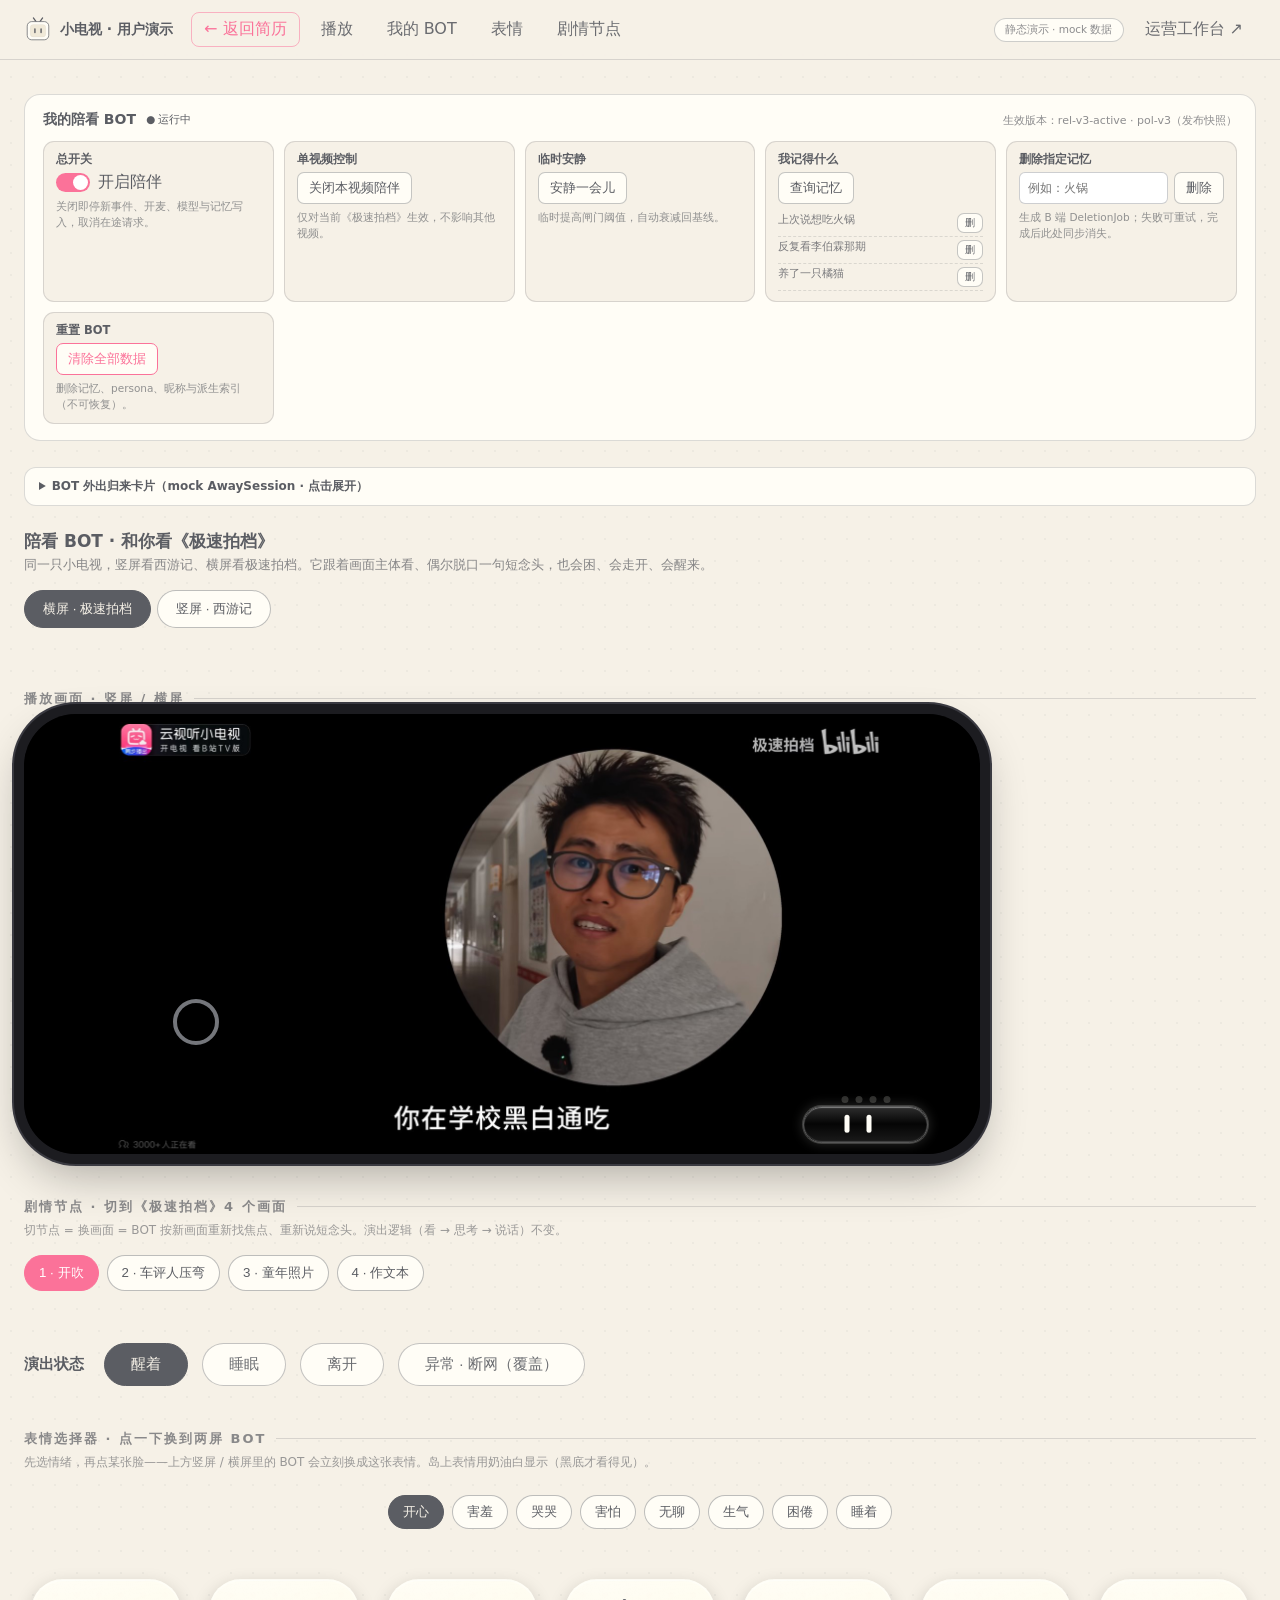
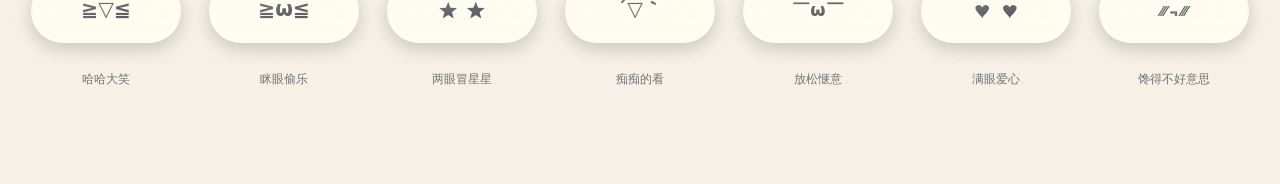
<file: projects/video-companion/demo/preview.html>
<!doctype html>
<html lang="zh-CN">
<head>
<meta charset="utf-8">
<meta name="viewport" content="width=device-width, initial-scale=1">
<title>小电视 · 陪看 BOT 用户演示</title>
<style>
  :root{
    --paper:#f6f1e7;   /* 纸感底色 */
    --ink:#5b5d63;     /* 深灰线条 */
    --shell:#fffdf6;   /* 机身奶油白 */
    --screenbg:#f0e9d8;/* 屏幕墨水屏浅色 */
    --pink:#fb7299;    /* B 站粉，仅点缀 */
  }
  *{ box-sizing:border-box; margin:0; padding:0; }
  body{
    font-family:"PingFang SC","Microsoft YaHei",system-ui,sans-serif;
    color:var(--ink);
    background:
      radial-gradient(circle, rgba(91,93,99,.055) 1px, transparent 1.5px) 0 0/22px 22px,
      var(--paper);
    min-height:100vh;
    padding:48px 24px 80px;
  }
  .page{ max-width:1500px; margin:0 auto; }

  header{ display:flex; align-items:center; gap:14px; margin-bottom:8px; }
  header .tv{ --tv-size:46px; }
  h1{ font-size:22px; letter-spacing:.5px; }
  .sub{ color:rgba(91,93,99,.75); font-size:14px; margin-bottom:10px; line-height:1.8; }
  .sub b{ color:var(--ink); font-weight:600; }
  .chips{ display:inline-flex; flex-wrap:wrap; gap:8px; margin-bottom:30px; font-size:12px; color:rgba(91,93,99,.8); }
  .chips span{ border:1px solid rgba(91,93,99,.3); border-radius:999px; padding:4px 12px; background:var(--shell); }

  h2{
    font-size:13px; font-weight:600; letter-spacing:2px;
    color:rgba(91,93,99,.7); margin:44px 0 6px;
    display:flex; align-items:center; gap:10px;
  }
  h2::after{ content:""; flex:1; height:1px; background:rgba(91,93,99,.2); }
  .h2note{ font-size:12px; color:rgba(91,93,99,.6); margin-bottom:16px; }

  /* ════ 电视部件：机身静止；默认脸=线条眼；情绪=颜文字上屏 ════ */
  .tv{ width:var(--tv-size,150px); display:block; overflow:visible; }
  .tv__antenna line, .tv__antenna path{ stroke:var(--ink); stroke-width:9; stroke-linecap:round; fill:none; }
  .tv__body{ fill:var(--shell); stroke:var(--ink); stroke-width:5; }
  .tv__screen{ fill:var(--screenbg); stroke:rgba(91,93,99,.15); stroke-width:2; }
  .tv__face .eye{
    stroke:var(--ink); stroke-width:10; stroke-linecap:round; fill:none;
    transform-box:fill-box; transform-origin:center;
  }
  .kao{ font-family:"PingFang SC","Microsoft YaHei",system-ui,sans-serif; font-weight:600; fill:var(--ink); }
  .tv-wrap{ position:relative; display:inline-block; }

  /* 睡觉=睡着了：Z 从嘴巴冒出来，越飘越大；快速动眼期快、深度睡眠慢 */
  .zzz-bub{ opacity:0; animation:zzRise 9s ease-out infinite; }
  @keyframes zzRise{
    0%{ opacity:0; transform:translate(0,0) scale(.55); }
    15%{ opacity:.95; }
    38%{ opacity:.85; transform:translate(var(--dx,0), -40px) scale(1.3); }
    52%{ opacity:0; transform:translate(var(--dx,0), -40px) scale(1.3); }
    100%{ opacity:0; transform:translate(var(--dx,0), -40px) scale(1.3); }
  }
  .tv--rem .zzz-bub{ animation-duration:4s; }
  .tv--deep .zzz-bub{ animation-duration:15s; }

  /* 屏幕动效：只有眨眼、眼神移动、屏幕明暗 */
  .tv--track .eye, .tv--peek .eye, .tv--big .eye{ animation:blink 5s infinite; }
  .tv--quiet .eye{ opacity:.35; animation:blink 12s infinite; }
  @keyframes blink{ 0%,91%,100%{ transform:scaleY(1); } 94%,96%{ transform:scaleY(.12); } }

  /* 爱心/星星眼：符号按心跳节奏变大变小，左右错开半拍，不呆板 */
  .beat{ fill:var(--ink); transform-box:fill-box; transform-origin:center; animation:beat 1.5s ease-in-out infinite; }
  @keyframes beat{ 0%,100%{ transform:scale(1); } 50%{ transform:scale(1.25); } }
  /* 惊吓感叹号：只在每个周期开头弹出一小会儿，其余时间隐藏（不是常态显示） */
  .bang{ opacity:0; transform-box:fill-box; transform-origin:center; animation:bang 3.4s ease-in-out infinite; }
  @keyframes bang{
    0%   { opacity:0; transform:scale(.3) rotate(-10deg); }
    5%   { opacity:1; transform:scale(1.2) rotate(0deg); }
    10%  { transform:scale(1); }
    20%  { opacity:1; }
    28%,100%{ opacity:0; transform:scale(.5); }
  }
  /* 冷汗：汗珠在脸颊边慢慢往下滑、边滑边淡出，循环 */
  .sweat{ fill:var(--ink); opacity:0; transform-box:fill-box; animation:sweat 2.6s ease-in infinite; }
  @keyframes sweat{
    0%   { opacity:0; transform:translateY(-4px) scale(.7); }
    15%  { opacity:.9; transform:translateY(0) scale(1); }
    60%  { opacity:.9; }
    100%{ opacity:0; transform:translateY(16px) scale(.85); }
  }

  /* ════ 主演示：大电视自动轮换池子 ════ */
  .stage{ display:flex; flex-direction:column; align-items:center; gap:22px; padding:34px 0 8px; }
  .stage .tv{ --tv-size:230px; }
  /* ════ 表情选择器：选情绪 → 点表情 → 换到两屏 BOT ════ */
  .picker{ padding:8px 0 4px; }
  .picker-bar{ display:flex; flex-wrap:wrap; gap:8px; justify-content:center; margin-bottom:22px; }
  .picker-bar button{
    font:500 12.5px/1 inherit; padding:7px 14px; border-radius:999px; cursor:pointer;
    border:1.5px solid rgba(91,93,99,.4); background:var(--shell); color:var(--ink);
  }
  .picker-bar button.active{ background:var(--ink); color:var(--paper); border-color:var(--ink); }
  .picker-grid{ display:grid; grid-template-columns:repeat(auto-fill,minmax(150px,1fr)); gap:14px; }
  .picker-card{
    padding:8px 4px 12px; display:flex; flex-direction:column; align-items:center; cursor:pointer;
    transition:transform .15s;
  }
  .picker-card:hover{ transform:translateY(-2px); }
  .picker-card.active span{ color:var(--pink); font-weight:600; }
  .picker-card .tv-wrap{ height:104px; display:flex; align-items:center; justify-content:center; }
  .picker-card .tv{ --tv-size:98px; }
  .picker-card .tv--peek{ --tv-size:72px; }
  .picker-card .frame-view{ display:flex; }   /* 选择器内统一用播放框视图 */
  .picker-card span{ font-size:12px; margin-top:8px; color:rgba(91,93,99,.85); text-align:center; }
  /* 岛里换上表情：奶油白，黑底上才看得见 */
  .island-stage .island__face .kao,
  .island-stage .island__face .beat,
  .island-stage .island__face .sweat{ fill:var(--shell); }

  /* ════ 表情全量清单网格 ════ */
  .grid{ display:grid; grid-template-columns:repeat(auto-fill,minmax(210px,1fr)); gap:18px; }
  .card{
    background:var(--shell); border:1.5px solid rgba(91,93,99,.25);
    border-radius:18px; padding:28px 16px 18px;
    display:flex; flex-direction:column; align-items:center;
  }
  .card .tv-wrap{ height:168px; display:flex; align-items:center; justify-content:center; }
  .card .tv{ --tv-size:146px; }
  /* gallery 卡：与选择器一致——去掉白框，只留透明播放框 */
  #gallery .card{ background:none; border:none; border-radius:0; padding:8px 4px 12px; }
  #gallery .card .frame-view{ display:flex; }
  .card .tv--peek{ --tv-size:92px; }
  .card h3{ font-size:15px; margin-top:14px; }
  .card p{ font-size:12px; color:rgba(91,93,99,.7); text-align:center; margin-top:4px; line-height:1.6; }
  /* 表情卡的模式切换：整机 / 视频播放框 */
  .card-modes{ display:flex; gap:6px; margin-top:10px; }
  .card-modes button{
    font-size:11px; padding:3px 11px; border-radius:999px; cursor:pointer;
    border:1px solid rgba(91,93,99,.32); background:var(--paper); color:rgba(91,93,99,.85);
  }
  .card-modes button.active{ background:var(--ink); color:var(--paper); border-color:var(--ink); }
  /* 视频播放框：横屏 BOT 同款透明玻璃，只有一个表情 + 限定它的空间框 */
  .frame-view{ display:none; width:150px; height:64px; border-radius:999px; position:relative;
    align-items:center; justify-content:center; overflow:hidden;
    border:1px solid rgba(255,255,255,.34);
    -webkit-backdrop-filter:blur(2px) saturate(1.25) brightness(1.05);
    backdrop-filter:blur(2px) saturate(1.25) brightness(1.05);
    box-shadow:0 6px 18px rgba(0,0,0,.18), inset 0 1px 1px rgba(255,255,255,.5), inset 0 -1px 1px rgba(255,255,255,.2);
    background:linear-gradient(180deg, rgba(255,255,255,.16), rgba(255,255,255,.02) 48%, rgba(255,255,255,.1));
  }
  .frame-view::before{ content:""; position:absolute; inset:0; border-radius:inherit; pointer-events:none;
    background:radial-gradient(120% 140% at 20% 0%, rgba(255,255,255,.22), transparent 60%); }
  .frame-face{ width:120px; height:60px; display:block; }
  .frame-face .eye{ animation:blink 5s infinite; transform-box:fill-box; transform-origin:center; }
  .face--sleep .eye{ animation:none; }   /* 睡脸闭着眼，不眨眼 */
  .card.mode-frame .tv-view{ display:none; }
  .card.mode-frame .frame-view{ display:flex; }
  /* gallery 全局模式栏 */
  .gallery-bar{ display:flex; align-items:center; gap:10px; flex-wrap:wrap; margin:26px 0 2px;
    padding:12px 16px; background:var(--shell); border:1.5px solid rgba(91,93,99,.22); border-radius:14px; }
  .gallery-bar__label{ font-size:13px; font-weight:600; margin-right:4px; }
  .gallery-bar button{ font-size:12px; padding:5px 14px; border-radius:999px; cursor:pointer;
    border:1px solid rgba(91,93,99,.32); background:var(--paper); color:rgba(91,93,99,.85); }
  .gallery-bar button.active{ background:var(--ink); color:var(--paper); border-color:var(--ink); }
  .gallery-bar__note{ font-size:11px; color:rgba(91,93,99,.6); margin-left:auto; }
  .pill{
    margin-top:8px; font-size:11px; color:rgba(91,93,99,.7);
    border:1px solid rgba(91,93,99,.3); border-radius:999px; padding:3px 10px; background:var(--paper);
  }

  /* ════ 灵动岛形态：它住在灵动岛里（手机原截图当底图，竖屏原比例不改） ════ */
  .island-stage{ display:flex; gap:48px; flex-wrap:wrap; align-items:flex-start; }
  .phone-col{ flex:none; width:440px; }
  .land-col{ flex:none; width:956px; margin-top:516px; }   /* 956-440：让横屏视窗与竖屏视窗底部对齐 */
  .phone{ position:relative; width:440px; height:956px; border-radius:52px; overflow:hidden;
    background:#0a0a0c; box-shadow:0 0 0 10px #1c1c20, 0 0 0 12px #3a3a41, 0 20px 46px rgba(0,0,0,.30); }
  .phone__screen{ position:absolute; inset:0; overflow:hidden; }
  .phone__screen img{ width:100%; height:100%; object-fit:cover; display:block; }
  /* 视觉捕捉：每个屏幕只有一个高透明灰色细环，视线落到哪个主体就平滑挪过去并维持 */
  .focus-hit{
    position:absolute; z-index:2; width:104px; height:104px; border-radius:50%;
    transform:translate(-50%,-50%); cursor:crosshair;
  }
  .reticle{
    position:absolute; z-index:3; width:46px; height:46px; margin:-23px 0 0 -23px;
    border:4px solid rgba(232,236,245,.5); border-radius:50%;
    box-shadow:0 0 7px rgba(220,228,242,.18);
    pointer-events:none; opacity:0; transform:scale(.86);
    transition:left .7s cubic-bezier(.4,0,.2,1), top .7s cubic-bezier(.4,0,.2,1),
               opacity .35s ease, transform .45s ease;
  }
  .reticle.is-on{ opacity:1; transform:scale(1); }
  /* 思考：岛下四个白点依次亮起，没有对话框 */
  .think-dots{
    position:absolute; z-index:4; left:50%; top:58px; transform:translateX(-50%);
    display:flex; gap:7px; opacity:0; pointer-events:none; transition:opacity .2s ease;
  }
  .think-dots.is-on{ opacity:1; }
  .think-dots i{
    width:7px; height:7px; border-radius:50%; background:rgba(255,253,246,.18);
    animation:dotLight 1.6s linear infinite;
  }
  .think-dots i:nth-child(1){ animation-delay:0s; }
  .think-dots i:nth-child(2){ animation-delay:.22s; }
  .think-dots i:nth-child(3){ animation-delay:.44s; }
  .think-dots i:nth-child(4){ animation-delay:.66s; }
  @keyframes dotLight{
    0%,8%   { background:rgba(255,253,246,.18); box-shadow:none; }
    15%,55% { background:var(--shell); box-shadow:0 0 7px rgba(255,253,246,.9); }
    70%,100%{ background:rgba(255,253,246,.18); box-shadow:none; }
  }
  /* 台词气泡：离岛更远，思考点之后才弹出 */
  .thought{
    position:absolute; z-index:4; left:50%; top:72px; transform:translateX(-50%) translateY(-6px);
    opacity:0; pointer-events:none; transition:opacity .3s ease, transform .3s ease;
    background:#fffdf6; color:#3a3c44; border:1.5px solid rgba(91,93,99,.22);
    border-radius:12px; padding:7px 13px; white-space:nowrap;
    font-size:12.5px; font-weight:600; letter-spacing:.5px;
    box-shadow:0 5px 16px rgba(0,0,0,.25);
  }
  .thought::before{
    content:""; position:absolute; top:-6px; left:50%; transform:translateX(-50%);
    border-left:6px solid transparent; border-right:6px solid transparent;
    border-bottom:6px solid rgba(91,93,99,.22);
  }
  .thought::after{
    content:""; position:absolute; top:-4.5px; left:50%; transform:translateX(-50%);
    border-left:5px solid transparent; border-right:5px solid transparent;
    border-bottom:5px solid #fffdf6;
  }
  .thought.is-on{ opacity:1; transform:translateX(-50%) translateY(0); }
  .thought__say{ animation:sayPop .35s cubic-bezier(.2,1.3,.4,1); }
  @keyframes sayPop{ from{ transform:scale(.8); } to{ transform:scale(1); } }
  /* 换脸淡入淡出：状态切换时先淡出旧脸，换完 innerHTML 再淡入，不再瞬间跳脸 */
  .face-follow{ transition:opacity .19s ease; }
  .face-follow.face-morphing{ opacity:0; }
  .island .face-follow.gazing{ transition:transform .7s cubic-bezier(.4,0,.2,1), opacity .19s ease; }
  /* 岛＝手机屏幕里的那块黑（真机尺寸 125×36.67pt）；外面一圈白光＝它正在运行 */
  .island{
    position:relative; box-sizing:border-box; border-radius:999px; overflow:hidden; background:transparent;
    border:1px solid transparent;
    -webkit-backdrop-filter:blur(0px) saturate(1) brightness(1);
    backdrop-filter:blur(0px) saturate(1) brightness(1);
    /* 过渡写在基态：进出 away / error / sleep 都平滑，不会因移除 class 而瞬间跳回 */
    transition:background .5s ease, border-color .5s ease, box-shadow .5s ease,
               backdrop-filter .5s ease, -webkit-backdrop-filter .5s ease;
    box-shadow:0 0 0 1.5px rgba(255,253,246,.38), 0 0 6px 1px rgba(255,253,246,.34), 0 0 16px 2px rgba(255,253,246,.20);
  }
  /* 竖屏岛白光呼吸：明灭很轻，像在待机。away 磨砂态会单独停掉外圈呼吸 */
  @keyframes islandBreath{
    0%,100%{ box-shadow:0 0 0 1.5px rgba(255,253,246,.30), 0 0 6px 1px rgba(255,253,246,.26), 0 0 16px 2px rgba(255,253,246,.14); }
    50%    { box-shadow:0 0 0 1.5px rgba(255,253,246,.48), 0 0 8px 1px rgba(255,253,246,.42), 0 0 22px 3px rgba(255,253,246,.26); }
  }
  .phone__screen .island{ position:absolute; top:11px; left:50%; transform:translateX(-50%);
    animation:islandBreath 3.6s ease-in-out infinite; }
  .island__face{ position:absolute; left:50%; top:50%; transform:translate(-50%,-50%); display:block;
    filter:blur(0); transition:filter .48s ease, opacity .4s ease; }
  /* 岛上只有眼睛：黑底上用机身的奶油白 */
  /* 岛里的眼睛和 gallery 的"竖条眼·素颜"是同一个表情，也要眨眼才灵动 */
  .island .eye{ stroke:var(--shell); animation:blink 5s infinite; }
  /* 眼睛在画面里左右看 */
  .island-look--scan{ animation:islandScan 3.4s ease-in-out infinite; }
  @keyframes islandScan{ 0%,100%{ transform:translateX(-7px); } 50%{ transform:translateX(7px); } }
  /* ════ 沉浸式横屏：与竖屏是同一台手机（旋转 90°），尺寸一致；无岛黑底，眼睛直接浮在画面中间上方 ════ */
  .land-phone{
    position:relative; width:956px; height:440px; border-radius:52px; overflow:hidden;
    background:#0a0a0c; box-shadow:0 0 0 10px #1c1c20, 0 0 0 12px #3a3a41, 0 20px 46px rgba(0,0,0,.30);
  }
  .land-phone__screen{ position:absolute; inset:0; overflow:hidden; }
  .land-phone__screen img{ width:100%; height:100%; object-fit:cover; display:block; }
  /* 横屏的 BOT：沿用灵动岛外形，里面透明；外圈是比竖屏更淡的白光，同样轻轻呼吸 */
  .land-bot{
    position:absolute; z-index:4; bottom:11px; right:52px;
  }
  @keyframes landIslandBreath{
    0%,100%{ box-shadow:0 0 0 1px rgba(255,253,246,.14), 0 0 10px 1px rgba(255,253,246,.12); }
    50%    { box-shadow:0 0 0 1px rgba(255,253,246,.24), 0 0 15px 2px rgba(255,253,246,.22); }
  }
  .land-bot .island{
    background:transparent;
    box-shadow:0 0 0 1px rgba(255,253,246,.18), 0 0 12px 1px rgba(255,253,246,.16);
    animation:landIslandBreath 3.6s ease-in-out infinite;
    border:1px solid rgba(255,255,255,.34);
    -webkit-backdrop-filter:blur(2px) saturate(1.25) brightness(1.05);
    backdrop-filter:blur(2px) saturate(1.25) brightness(1.05);
  }
  .land-bot .island::after{
    content:""; position:absolute; inset:0; border-radius:inherit; pointer-events:none;
    background:linear-gradient(180deg, rgba(255,255,255,.18), rgba(255,255,255,.02) 48%, rgba(255,255,255,.10));
    box-shadow:inset 0 1px 1px rgba(255,255,255,.4), inset 0 -1px 1px rgba(255,255,255,.18);
  }
  .land-bot .eye{ filter:drop-shadow(0 1px 2px rgba(0,0,0,.65)); }
  .land-bot .face-follow{ transition:opacity .19s ease; }   /* 横屏不缓动跟随，但保留换脸淡入淡出 */
  /* 横屏的焦点环 / 思考点 / 台词气泡：跟着 BOT 走，在它上方依次出现 */
  .land-hit{ position:absolute; z-index:2; width:96px; height:96px; border-radius:50%; transform:translate(-50%,-50%); cursor:crosshair; }
  .land-reticle{ position:absolute; z-index:3; width:46px; height:46px; margin:-23px 0 0 -23px;
    border:4px solid rgba(232,236,245,.5); border-radius:50%; pointer-events:none;
    opacity:0; transform:scale(.86);
    transition:left .55s cubic-bezier(.4,0,.2,1), top .55s cubic-bezier(.4,0,.2,1), opacity .35s, transform .45s; }
  .land-reticle.is-on{ opacity:1; transform:scale(1); }
  /* BOT 中心在 right:114.5px（52 + 125/2）；思考点与气泡都对齐这个中心，紧贴岛的上方 */
  .land-think{ position:absolute; z-index:5; right:114px; bottom:51px; transform:translateX(50%); }
  .land-think .think-dots{ position:relative; left:auto; right:auto; top:auto; bottom:auto; transform:none; }
  .land-speech{ position:absolute; z-index:5; right:114px; bottom:64px; transform:translateX(50%); }
  .land-speech .thought{ position:relative; left:auto; right:auto; top:auto; bottom:auto; transform:translateY(6px); }
  .land-speech .thought.is-on{ transform:translateY(0); }
  /* 气泡在岛的上方 → 尖角朝下，指向 BOT */
  .land-speech .thought::before{
    top:auto; bottom:-6px; border-top:6px solid rgba(91,93,99,.22); border-bottom:0;
  }
  .land-speech .thought::after{
    top:auto; bottom:-4.5px; border-top:5px solid #fffdf6; border-bottom:0;
  }
  /* ════ 演出控制：醒着 / 睡眠 / 离开 / 异常（下方控制按钮，下移+放大） ════ */
  .show-ctrl{ display:flex; align-items:center; gap:14px; flex-wrap:wrap; margin:52px 0 0; }
  .show-ctrl__label{ font-size:15px; font-weight:600; color:var(--ink); margin-right:6px; }
  .show-ctrl button{ font-size:15px; padding:11px 26px; border-radius:999px; cursor:pointer;
    border:1.5px solid rgba(91,93,99,.36); background:var(--shell); color:rgba(91,93,99,.9); }
  .show-ctrl button.active{ background:var(--ink); color:var(--paper); border-color:var(--ink); }
  .show-ctrl button:disabled{ opacity:.4; cursor:default; }
  .show-ctrl button[data-show="error"].active{ background:#c0392b; border-color:#c0392b; color:#fff; }
  /* 睡眠态：两屏换成睡脸——居中偏下、闭眼、不眨眼、不跟鼠标/内容；停掉焦点环与台词 */
  /* 睡眠：闭眼不眨、稍偏下、字奶油白；停掉环/思考/台词，眼睛不跟 */
  .island-stage.state-sleep .face-follow{ transform:translateY(2px) !important; }
  .island-stage.state-sleep .eye{ animation:none !important; }
  /* BOT 框（岛内）的睡眠眼比整机预览略高一点：只抬眼睛，Z 字保持原位 */
  .island-stage.state-sleep .face-follow .eye{ transform:translateY(-3px); }
  .island-stage.state-sleep .kao{ fill:var(--shell); }
  .island-stage.state-sleep .reticle, .island-stage.state-sleep .land-reticle,
  .island-stage.state-sleep .think-dots, .island-stage.state-sleep .thought,
  .island-stage.state-sleep .land-think, .island-stage.state-sleep .land-speech{ display:none !important; }
  /* 困倦＝醒着：眼睛照常跟随（不锁 transform）、焦点环照常；只是脸是 = =、字用奶油白 */
  .island-stage.state-drowsy .eye{ animation:none !important; }
  .island-stage.state-drowsy .kao{ fill:var(--shell); }
  .island-stage.state-drowsy .think-dots, .island-stage.state-drowsy .thought,
  .island-stage.state-drowsy .land-think, .island-stage.state-drowsy .land-speech{ display:none !important; }
  .island-stage .island, .island-stage .land-bot{ cursor:pointer; }   /* 双击 BOT 可惊醒 */

  /* ════ 离开：BOT 退到磨砂玻璃后，用自己的小屏幕看内容 ════
     暂停时只有中央 ▶；播放后 ▶ 淡出，只保留快退 / 快进 / 进度条，屏幕开始闪动。
     回来先停在 ▶ 一拍，再原地恢复眼睛；继续离开时重新按播放。 */
  .away-world{
    position:absolute; inset:0; z-index:2; overflow:hidden; border-radius:inherit;
    opacity:0; pointer-events:none; filter:blur(0);
    transition:opacity .35s ease, filter .35s ease;
  }
  .state-away .island{
    overflow:hidden;
    animation:none;                 /* 磨砂态停掉外圈呼吸，改用下面的 inset 磨砂光 */
    background:rgba(225,232,238,.22);
    -webkit-backdrop-filter:blur(7px) saturate(.72) brightness(.92);
    backdrop-filter:blur(7px) saturate(.72) brightness(.92);
    border-color:rgba(255,255,255,.5);
    box-shadow:inset 0 1px 1px rgba(255,255,255,.38), inset 0 -1px 1px rgba(255,255,255,.16);
  }
  .state-away .away-world{ opacity:1; filter:blur(.7px); }
  .away-screen{
    position:absolute; inset:-18%; opacity:.12; transition:opacity .28s ease;
    background:
      radial-gradient(ellipse at 72% 40%, rgba(183,213,255,.55), transparent 40%),
      radial-gradient(ellipse at 28% 72%, rgba(255,207,174,.3), transparent 44%),
      radial-gradient(ellipse at 52% 24%, rgba(220,231,255,.38), transparent 36%);
  }
  .away-playing .away-screen{ animation:awayScreenPulse 3s ease-in-out infinite; }
  @keyframes awayScreenPulse{
    0%,100%{ opacity:.22; }
    25%{ opacity:.6; }
    50%{ opacity:.3; }
    72%{ opacity:.56; }
    86%{ opacity:.34; }
  }
  /* 框本身就是 BOT 的屏幕脸：没有远近和位移，只在原地切换磨砂、眼睛与播放组件。 */
  .state-away .island__face{
    z-index:3; left:50%; top:50%; opacity:.9;
    transform:translate(-50%,-50%); filter:blur(1.1px);
    transition:filter .48s ease, opacity .4s ease;
  }
  .island-player{ opacity:0; transition:opacity .45s cubic-bezier(.4,0,.2,1); }
  .island-look{ transition:opacity .55s cubic-bezier(.4,0,.2,1) .06s; }   /* 稍晚淡入，与横眼淡出交叠更柔和 */
  .state-away .island-look{ opacity:0; }
  .state-away .island-player{ opacity:1; }
  .state-away.away-checking .island__face,
  .state-away.away-returning .island__face{
    opacity:1; filter:blur(0);
  }
  .state-away.away-checking .island-look,
  .state-away.away-returning .island-look{ opacity:1; }
  .state-away.away-checking .island-player,
  .state-away.away-returning .island-player{ opacity:0; }
  /* 离开态：两条横眼代替播放组件——像眯眼看自己内容，柔和闪烁 + 偶尔连眨两下 */
  .island-watch-eye{
    stroke:var(--shell); stroke-width:12px; stroke-linecap:round; fill:none;
    transform-box:fill-box; transform-origin:center;
  }
  .land-bot .island-watch-eye{ filter:drop-shadow(0 1px 2px rgba(0,0,0,.65)); }
  /* 像电视一样明暗闪，过渡放缓不跳；眨眼错开节奏，看着像在看内容 */
  :is(.state-away, .away-preview).away-playing .island-watch-eye{
    animation:awayEyeFlicker 3s ease-in-out infinite, awayEyeBlink 2.8s ease-in-out infinite;
  }
  @keyframes awayEyeFlicker{
    0%,100%{ opacity:.92; }
    22%{ opacity:.66; }
    46%{ opacity:.9; }
    68%{ opacity:.74; }
    84%{ opacity:1; }
  }
  /* 双眨：一次快速连眨两下（睁→闭→睁→闭→睁），然后长时间睁着 */
  @keyframes awayEyeBlink{
    0%,82%,86%,90%,100%{ transform:scaleY(1); }
    84%,88%{ transform:scaleY(.1); }
  }
  .state-away .reticle, .state-away .land-reticle,
  .state-away .think-dots, .state-away .thought,
  .state-away .land-think, .state-away .land-speech{ display:none !important; }
  .away-title{
    position:absolute; z-index:8; display:flex; align-items:center; gap:4px;
    max-width:190px; padding:0; border:0; cursor:pointer;
    -webkit-appearance:none; appearance:none; background:none;
    white-space:nowrap; overflow:hidden; text-overflow:ellipsis;
    font:600 11px/1.2 "PingFang SC","Microsoft YaHei",system-ui,sans-serif;
    color:var(--shell);
    text-shadow:0 1px 3px rgba(0,0,0,.85), 0 0 9px rgba(0,0,0,.5);
    opacity:0; pointer-events:none; transition:opacity .2s ease;
  }
  .away-title.is-on{ opacity:1; pointer-events:auto; }
  .away-title__dot{ display:none; }
  .away-title__arrow{ flex:none; font-size:12px; line-height:10px; opacity:.9; }
  .phone__screen .away-title{ left:50%; top:50px; transform:translateX(-50%); }
  .land-phone__screen .away-title{ right:114px; bottom:50px; transform:translateX(50%); }
  /* "正在看"：无卡片纯白字 + 轻投影（两屏同步）；标题一行放不下才跑马灯，
     两份内容首尾相接，-50% 位移无缝循环。 */
  .away-title .away-marquee{ display:flex; width:max-content; flex:none; white-space:nowrap; }
  .away-title .away-marquee > span{ flex:none; padding-right:16px; }
  .away-title.is-scrolling .away-marquee{ animation:awayMarquee var(--marquee-dur,7s) linear infinite; }
  @keyframes awayMarquee{ from{ transform:translateX(0); } to{ transform:translateX(-50%); } }
  .away-preview{
    position:relative; width:150px; height:64px; overflow:hidden; border-radius:999px;
    background:rgba(225,232,238,.24); border:1px solid rgba(255,255,255,.5);
    box-shadow:inset 0 1px 1px rgba(255,255,255,.38), 0 6px 18px rgba(0,0,0,.12);
  }
  .away-preview .away-world{ opacity:1; filter:blur(.7px); }
  .away-preview .island__face{
    z-index:3; left:50%; top:50%; transform:translate(-50%,-50%) scale(.88); filter:blur(.65px);
  }
  .away-preview .island-look{ opacity:0; }
  .away-preview .island-player{ opacity:1; }

  /* ════ 异常 · 断网：眼睛原地定格变灰，外缘有扫描光弧绕圈 ════ */
  @property --orbit-angle{ syntax:'<angle>'; inherits:false; initial-value:0deg; }
  .signal-orbit{
    position:absolute; inset:-3px; z-index:5; border-radius:inherit; padding:2px;
    opacity:0; pointer-events:none;
    background:conic-gradient(from var(--orbit-angle),
      transparent 0 66%, rgba(255,253,246,.16) 76%, rgba(255,253,246,.62) 87%, #fff 91%, transparent 97%);
    -webkit-mask:linear-gradient(#000 0 0) content-box, linear-gradient(#000 0 0);
    -webkit-mask-composite:xor;
    mask:linear-gradient(#000 0 0) content-box, linear-gradient(#000 0 0);
    mask-composite:exclude;
  }
  .state-error .island{ overflow:visible; }   /* 让扫描光弧能贴着外缘显示 */
  .state-error .signal-orbit{
    opacity:1;
    animation:orbitSweep 1.6s linear infinite, orbitBlink .8s ease-in-out infinite alternate;
  }
  @keyframes orbitSweep{ to{ --orbit-angle:360deg; } }
  @keyframes orbitBlink{ from{ opacity:.45; } to{ opacity:1; } }
  /* 眼睛只换颜色、停掉眨眼；位置、形状、背景与视频都不变。 */
  .state-error .island-look .eye{
    stroke:#8a8a90; opacity:1; animation:none;
  }
  /* 异常态停掉焦点环/气泡/思考点 */
  .island-stage.state-error .reticle, .island-stage.state-error .land-reticle,
  .island-stage.state-error .think-dots, .island-stage.state-error .thought,
  .island-stage.state-error .land-think, .island-stage.state-error .land-speech{ display:none !important; }
  /* 被惊醒：气泡里逐字打字打出"？？"→"干嘛"（不再从头顶冒问号），两屏同款 */
  .wake-say{
    position:absolute; z-index:7; opacity:0; pointer-events:none; white-space:nowrap;
    font-family:"PingFang SC","Microsoft YaHei",system-ui,sans-serif; font-size:13px; font-weight:600;
    color:#3a3c44; background:#fffdf6; border:1.5px solid rgba(91,93,99,.22);
    border-radius:12px; padding:6px 12px; transition:opacity .2s ease;
  }
  .wake-say::after{ content:""; position:absolute; left:22px; bottom:-7px;
    border-left:6px solid transparent; border-right:6px solid transparent; border-top:6px solid #fffdf6; }
  .phone__screen .wake-say{ left:50%; top:66px; transform:translateX(-50%); }
  .land-phone__screen .wake-say{ right:114px; bottom:96px; transform:translateX(50%); }
  .wake-say.is-on{ opacity:1; }
  footer{ margin-top:48px; font-size:12px; color:rgba(91,93,99,.55); text-align:center; line-height:1.8; }

  /* ── 顶栏导航 ── */
  .topnav{ position:sticky; top:0; z-index:60; display:flex; align-items:center; gap:8px; flex-wrap:wrap;
    background:rgba(246,241,231,.94); -webkit-backdrop-filter:blur(10px); backdrop-filter:blur(10px);
    border-bottom:1px solid rgba(91,93,99,.2); margin:-48px -24px 34px; padding:12px 24px; }
  .topnav .brand{ display:flex; align-items:center; gap:8px; font-weight:600; font-size:14px; margin-right:10px; }
  .topnav .brand .tv{ --tv-size:28px; }
  .topnav a, .topnav button{ font:500 12px/1 inherit; padding:6px 12px; border-radius:8px; cursor:pointer;
    color:rgba(91,93,99,.9); text-decoration:none; border:1px solid transparent; background:transparent; }
  .topnav a:hover{ background:var(--shell); border-color:rgba(91,93,99,.3); }
  .topnav .sep{ flex:1; }
  .topnav .disabled{ opacity:.5; cursor:default; }
  .env-tag{ font-size:10.5px; color:rgba(91,93,99,.7); border:1px solid rgba(91,93,99,.3);
    border-radius:999px; padding:4px 10px; background:var(--shell); white-space:nowrap; }
  /* ════ C 端用户控制条（我的 BOT） ════ */
  #cctl{ background:var(--shell); border:1.5px solid rgba(91,93,99,.22); border-radius:16px;
    padding:16px 18px; margin:0 0 26px; }
  #cctl .cct-h{ display:flex; align-items:center; gap:10px; flex-wrap:wrap; margin-bottom:12px; }
  #cctl .cct-h b{ font-size:14px; }
  #cctl .cct-h .rel{ font-size:11px; color:rgba(91,93,99,.7); margin-left:auto; }
  .cct-grid{ display:grid; grid-template-columns:repeat(auto-fill,minmax(200px,1fr)); gap:10px; }
  .cct-item{ border:1px solid rgba(91,93,99,.2); border-radius:11px; padding:10px 12px; background:var(--paper); }
  .cct-item .cct-l{ font-size:11.5px; font-weight:600; margin-bottom:5px; display:flex; align-items:center; gap:6px; }
  .cct-item .cct-d{ font-size:10.5px; color:rgba(91,93,99,.65); line-height:1.5; margin-top:6px; min-height:30px; }
  #cctl button{ font:500 11.5px/1 inherit; padding:6px 11px; border-radius:7px; cursor:pointer;
    border:1px solid rgba(91,93,99,.35); background:var(--shell); color:var(--ink); }
  #cctl button:hover{ border-color:var(--pink); }
  #cctl button.on{ background:var(--pink); border-color:var(--pink); color:#fff; }
  #cctl .switch{ display:flex; align-items:center; gap:8px; cursor:pointer; user-select:none; }
  #cctl .switch i{ width:34px; height:19px; border-radius:20px; background:#d8dbe0; position:relative; transition:.2s; flex:none; }
  #cctl .switch i::after{ content:""; position:absolute; left:2px; top:2px; width:15px; height:15px; background:#fff; border-radius:50%; transition:.2s; }
  #cctl .switch input{ display:none; }
  #cctl .switch input:checked+i{ background:var(--pink); }
  #cctl .switch input:checked+i::after{ transform:translateX(15px); }
  .cct-mem{ max-height:96px; overflow:auto; font-size:10.5px; color:rgba(91,93,99,.8); margin-top:6px; }
  .cct-mem div{ padding:3px 0; border-bottom:1px dashed rgba(91,93,99,.18); display:flex; gap:6px; justify-content:space-between; }
  .cct-toast{ position:fixed; left:50%; bottom:28px; transform:translateX(-50%) translateY(10px);
    background:var(--ink); color:var(--paper); padding:10px 18px; border-radius:9px; font-size:12px;
    opacity:0; transition:.25s; z-index:200; pointer-events:none; max-width:80vw; text-align:center; }
  .cct-toast.on{ opacity:1; transform:translateX(-50%) translateY(0); }
  /* 视图切换 */
  .viewtabs{ display:inline-flex; gap:6px; margin-bottom:18px; }
  .viewtabs button{ font:500 13px/1 inherit; padding:9px 18px; border-radius:999px; cursor:pointer;
    border:1.5px solid rgba(91,93,99,.4); background:var(--shell); color:var(--ink); }
  .viewtabs button.active{ background:var(--ink); color:var(--paper); border-color:var(--ink); }
  /* 情节节点条 */
  .nodebar{ display:flex; gap:8px; flex-wrap:wrap; margin:6px 0 18px; }
  .nodebar .nb{ font:500 12px/1 inherit; padding:8px 14px; border-radius:999px; cursor:pointer;
    border:1.5px solid rgba(91,93,99,.4); background:var(--shell); color:var(--ink); }
  .nodebar .nb.active{ background:var(--pink); border-color:var(--pink); color:#fff; }
  /* 默认只显示横屏 */
  #islandStage .phone-col{ display:none; }
  .setting-only{ display:none !important; }
  .demo-title{ font-size:17px; font-weight:600; margin:0 0 4px; }
  .demo-note{ font-size:12.5px; color:rgba(91,93,99,.72); margin-bottom:16px; }
</style>
</head>
<body>
<div class="page">

  <nav class="topnav">
    <span class="brand"><span id="logo"></span>小电视 · 用户演示</span>
    <a href="../../../index.html#work-video" style="color:#fb7299;border-color:rgba(251,114,153,.5)">← 返回简历</a>
    <a href="#demo">播放</a>
    <a href="#cctl">我的 BOT</a>
    <a href="#face">表情</a>
    <a href="#nodes">剧情节点</a>
    <span class="sep"></span>
    <span class="env-tag" id="envTag">静态演示 · mock 数据</span>
    <a href="workbench.html" target="_blank">运营工作台 ↗</a>
  </nav>

  <div id="cctl"></div>

  <div id="demo">
  <p class="demo-title">陪看 BOT · 和你看《极速拍档》</p>
  <p class="demo-note">同一只小电视，竖屏看西游记、横屏看极速拍档。它跟着画面主体看、偶尔脱口一句短念头，也会困、会走开、会醒来。</p>
  <div class="viewtabs" id="viewtabs">
    <button data-view="land" class="active">横屏 · 极速拍档</button>
    <button data-view="phone">竖屏 · 西游记</button>
  </div>
  <p class="sub setting-only">
    BOT 语言逻辑：视频上传时预处理抽离<b>画面语义 · 故事线 · 剧本</b>；播放时 BOT 据<b>剧本 + 关系 + 记忆 + 喜好 + 时间</b>实时表演。台词是它<b>基于画面说的短念头</b>（观感、愿望，如"迈阿密夜景美""好帅""我喜欢八戒"），像人脱口而出——不堆主语、不堆描述；没有身体视角，<b>不用"这／那／他"指代画面</b>，但用"我"说自己。词直接连成句，逐词吐出。
    三大基础状态：<b>陪你看 · 外出模式 · 睡眠模式</b>——先画三态，再挂表情全量清单。
    表情全量清单：<b>每一个颜文字单独一张卡，不合并、不轮换</b>，方便逐个挑。
    表情选择器：选情绪 → 点表情 → 竖屏 / 横屏里的 BOT 同步换成这张脸。
  </p>
  <div class="chips setting-only">
    <span>32 张表情卡逐个列出</span>
    <span>睡眠模式：屏幕上一直往外冒 Zzz</span>
    <span>离开模式：点一下回来查看，再点一下正式回来</span>
    <span>眼睛跟鼠标 = 跟画面主体（全页有效）</span>
    <span>生僻字 ꒪/꒳/˘ 若显示成方框，报告卡片名即可</span>
  </div>

  <h2 class="setting-only">三大基础状态</h2>
  <p class="h2note setting-only">"陪你看"是默认态；它想去追自己的内容 → "外出模式"（退到磨砂玻璃后看自己的电视）；深夜困了 → 自动"睡眠模式"；被叫醒或天亮 → 回到"陪你看"。</p>
  <section class="grid setting-only" id="states"></section>

  <h2 id="stageTitle">播放画面 · 竖屏 / 横屏</h2>
  <p class="h2note setting-only">同一台手机，竖着拿／横着拿：两屏的 BOT 都是同一个灵动岛本体——那块带白光的小黑屏，里面只画竖条眼·素颜，会眨眼。竖屏时岛在正上方；横屏时岛挪到右下角，贴着下边缘、离右边稍远。两屏等大（机身旋转 90°）、眼睛等大。具体表情在下方"表情选择器"里点选。</p>
  <section class="island-stage" id="islandStage">
    <div class="phone-col">
      <div class="phone"><div class="phone__screen" id="phone1"></div></div>
    </div>
    <div class="land-col">
      <div class="land-phone">
        <div class="land-phone__screen" id="landscape">
          <img src="assets/f1.jpg" alt="沉浸式横屏播放 · 剧情画面" id="landBg">
          <div class="land-bot" id="landBot"></div>
        </div>
      </div>
    </div>
  </section>

  <div id="nodes">
    <h2>剧情节点 · 切到《极速拍档》4 个画面</h2>
    <p class="h2note">切节点 = 换画面 = BOT 按新画面重新找焦点、重新说短念头。演出逻辑（看 → 思考 → 说话）不变。</p>
    <div class="nodebar" id="nodebar">
      <button class="nb active" data-n="1">1 · 开吹</button>
      <button class="nb" data-n="2">2 · 车评人压弯</button>
      <button class="nb" data-n="3">3 · 童年照片</button>
      <button class="nb" data-n="4">4 · 作文本</button>
    </div>
  </div>

  <div id="control">
  <div class="show-ctrl" id="showCtrl">
    <span class="show-ctrl__label">演出状态</span>
    <button data-show="company" class="active">醒着</button>
    <button data-show="sleep">睡眠</button>
    <button data-show="away" title="第一次点击：回到磨砂框前查看，无交互会再退回去；再次点击：正式回来">离开</button>
    <button data-show="error" title="覆盖层：不改变模式（醒着/睡眠/离开都可能断网）；主视觉是旋转光圈，不只眼睛变灰">异常 · 断网（覆盖）</button>
  </div>

  </div>
  <div id="face">
  <h2>表情选择器 · 点一下换到两屏 BOT</h2>
  <p class="h2note">先选情绪，再点某张脸——上方竖屏 / 横屏里的 BOT 会立刻换成这张表情。岛上表情用奶油白显示（黑底才看得见）。</p>
  <section class="picker">
    <div class="picker-bar" id="pickerBar"></div>
    <div class="picker-grid" id="pickerGrid"></div>
  </section>

  <div class="gallery-bar setting-only" id="galleryBar" style="display:none">
    <span class="gallery-bar__label">表情显示模式</span>
    <button data-all="tv" class="active">全部 · 整机</button>
    <button data-all="frame">全部 · 播放框</button>
    <span class="gallery-bar__note">播放框＝透明玻璃框里只有表情，仍会跟鼠标</span>
  </div>
  <div id="gallery" class="setting-only"></div>

  </div>
  </div>
  <footer class="setting-only">
    每张卡 = 一个确认候选：留下还是删掉，报卡片编号即可。<br>机身不动、屏幕表情；醒着 = 竖条眼，睡觉 = 冒 Zzz。下一步可接进 demo/index.html 第一屏。
  </footer>
</div>

<script>
  // ── 机身外框：直线边 + 等半径圆角，轮廓处处相切（手写路径两侧有鼓包、顶边起拱） ──
  const BODY = '<rect class="tv__body" x="23" y="40" width="154" height="130" rx="32"/>';

  // ── 默认脸：线条眼（用户原始设定） ──
  const eyeAt = (x, dx, y1, y2) =>
    `<g transform="translate(${x} 0)"><line class="eye" x1="${dx}" y1="${y1}" x2="${dx}" y2="${y2}"/></g>`;
  const V = (x) => eyeAt(x, 0, -13, 13);            // 竖条：醒

  // ── 颜文字上屏：字号按字符数自适应 ──
  const KAO = (chars) => {
    // 按估算宽度反算字号：每个表情铺到差不多的宽度（以"害羞·之二"的饱满度为标准），大小粗细就齐了
    const w = [...chars].reduce((s, ch) => s + ('ω＼＞＜Д▽★💢꒪꒳￣﹏｀⌒◍'.includes(ch) ? 1 : '⁄/*_-.´`˘~'.includes(ch) ? 0.52 : 0.74), 0);
    const size = Math.max(17, Math.min(34, 88 / w));
    return `<text class="kao" x="0" y="9" text-anchor="middle" style="font-size:${size.toFixed(1)}px">${chars}</text>`;
  };

  const BARS_A = V(-22) + V(22);   // 竖条眼
  // 害怕·之一专用：°Д° 之外，两个"！"在头上方偶尔弹出（bang 动画控制，只出现一会儿）
  const BANG = (x, y, delay) => `<text class="kao bang" x="${x}" y="${y}" text-anchor="middle" style="font-size:24px;animation-delay:${delay}s">!</text>`;
  const SHOCK_FACE = KAO('°Д°') + BANG(36, -26, 0) + BANG(48, -10, -.3);
  // 害怕·之二：＞﹏＜ 加一个"！"，同样只是偶尔弹出
  const SCREAM_FACE = KAO('＞﹏＜') + BANG(40, -22, -.6);
  // 害怕·之四：；Д｀ 两颊各挂一滴冷汗，循环往下滑落
  const SWEAT = (x, delay) => `<g transform="translate(${x} -10)"><path class="sweat" style="animation-delay:${delay}s" d="M0 -7 C2.6 -2.6 5 .6 5 3.6 A5 5 0 1 1 -5 3.6 C-5 .6 -2.6 -2.6 0 -7 Z"/></g>`;
  const SWEAT_FACE = KAO('；Д｀') + SWEAT(-42, 0) + SWEAT(42, -1.3);
  const MILD_ANGER_FACE = KAO('-_-💢');
  // 组合脸：竖条眼不动，只换嘴巴——同一个"人"做出不同表情，不再一张脸定死
  const MOUTH = (ch) => `<text class="kao" x="0" y="21" text-anchor="middle" style="font-size:21px">${ch}</text>`;
  const BARS_MOUTH = (ch) => BARS_A + MOUTH(ch);
  // 爱心/星星眼：用 SVG 符号代替文字，才能各自做"变大变小"的动效；两只同步一鼓一鼓
  const SYM_FACE = (tag, attrs) => [-23, 23].map((x) =>
    `<g transform="translate(${x} 0)"><${tag} class="beat" ${attrs}/></g>`
  ).join('');
  const HEART_FACE = SYM_FACE('path', 'd="M0 12 C-1.4 7.2 -11.5 1.4 -11.5 -5.8 A6 6 0 0 1 0 -5.8 A6 6 0 0 1 11.5 -5.8 C11.5 1.4 1.4 7.2 0 12 Z"');
  const STAR_FACE  = SYM_FACE('polygon', 'points="0,-15.6 3.9,-5.3 14.8,-4.8 6.3,2 9.2,12.6 0,6.6 -9.2,12.6 -6.3,2 -14.8,-4.8 -3.9,-5.3"');
  // 困倦眼：竖线眼下面压一条小横杠（困纹），代表困了；最后一档双眼闭上
  const EYE_H = (x) => `<g transform="translate(${x} 0)"><line class="eye" x1="-11" y1="0" x2="11" y2="0"/></g>`;
  const DROWSY = [
    eyeAt(-22, 0, -8, 8) + eyeAt(22, 0, -8, 8) +
      `<line class="eye" x1="-29" y1="15" x2="-15" y2="15" style="stroke-width:7px"/><line class="eye" x1="15" y1="15" x2="29" y2="15" style="stroke-width:7px"/>`,
    EYE_H(-22) + EYE_H(22),
    // 之三：= =，每只眼两条横线（细一点、拉开一点，别糊成一坨）
    `<g transform="translate(-22 0)"><line class="eye" x1="-12" y1="-6" x2="12" y2="-6" style="stroke-width:6px"/><line class="eye" x1="-12" y1="7" x2="12" y2="7" style="stroke-width:6px"/></g>` +
      `<g transform="translate(22 0)"><line class="eye" x1="-12" y1="-6" x2="12" y2="-6" style="stroke-width:6px"/><line class="eye" x1="-12" y1="7" x2="12" y2="7" style="stroke-width:6px"/></g>`,
    KAO('¯﹃¯'),                                   // 之四：疲倦，困得张着嘴
  ];
  // 睡觉脸：闭眼两条细横线（比别的表情细、位置更靠下），3 个 Z 从嘴巴的位置错峰冒出、越飘越大
  const ZZZ = [0,1,2].map(i => `<text class="kao zzz-bub" x="0" y="30" text-anchor="middle" style="font-size:${20 + i*7}px; --dx:${[-26,0,26][i]}px; animation-delay:${(i*3).toFixed(1)}s">Z</text>`).join('');
  const SLEEP_FACE = `<line class="eye" x1="-34" y1="18" x2="-10" y2="18" style="stroke-width:6px"/><line class="eye" x1="10" y1="18" x2="34" y2="18" style="stroke-width:6px"/>` + ZZZ;
  // 更困的一版：眼睛是两条杠（= =），彻底断电
  const SLEEP_FACE_BARS = DROWSY[2] + ZZZ;
  const SLEEP_POOL = [SLEEP_FACE];
  // 睡眠模式整机：两个小天线耷拉下来
  const SLEEP_SVG = `<svg class="tv tv--nightsleep" viewBox="0 0 200 200" role="img" aria-label="睡着冒Z的小电视">
    <g class="tv__antenna"><line x1="86" y1="40" x2="40" y2="24"/><line x1="114" y1="40" x2="160" y2="24"/></g>
    ${BODY}
    <rect class="tv__screen" x="44" y="60" width="112" height="90" rx="24"/>
    <g class="tv__face" transform="translate(100 105)"><g class="face-follow">${SLEEP_FACE}</g></g>
  </svg>`;

  function tvFaceSVG(face, tvClass = 'tv--track'){
    return `<svg class="tv ${tvClass}" viewBox="0 0 200 200" role="img" aria-label="小电视">
      <g class="tv__antenna"><line x1="86" y1="40" x2="67" y2="14"/><line x1="114" y1="40" x2="133" y2="14"/></g>
      ${BODY}
      <rect class="tv__screen" x="44" y="60" width="112" height="90" rx="24"/>
      <g class="tv__face" transform="translate(100 105)"><g class="face-follow">${face}</g></g>
    </svg>`;
  }

  function eyesSVG(){
    return `<svg class="tv tv--peek" viewBox="0 0 200 200" role="img" aria-label="只露出两只眼睛的小电视">
      <g class="tv__face" transform="translate(100 105)"><g class="face-follow">${BARS_A}</g></g>
    </svg>`;
  }

  // ── 页眉 logo：默认竖条眼 ──
  document.getElementById('logo').innerHTML = tvFaceSVG(BARS_A);

  // ── 表情全量清单：每一个颜文字一张卡，不合并 ──
  const GALLERY = [
    { name:'开心 · 喜欢的内容', note:'看到喜欢的内容、被夸、名场面', items:[
      { face:KAO('≧▽≦'), label:'哈哈大笑', desc:'哈哈大笑、看到名场面' },
      { face:KAO('≧ω≦'), label:'眯眼偷乐', desc:'眯眼窃喜：笑到眼睛弯成两道缝' },
      { face:STAR_FACE, label:'两眼冒星星', desc:'眼睛里都是星星：超喜欢；星星会一鼓一鼓变大变小' },
      { face:KAO('´▽｀'), label:'痴痴的看', desc:'抿着嘴，痴痴地看着画面' },
      { face:KAO('￣ω￣'), label:'放松惬意', desc:'看得挺舒服，嘴角微微上扬' },
      { face:HEART_FACE, label:'满眼爱心', desc:'眼睛里都是爱心：比星星还喜欢，爱心也在变大变小' },
      { face:KAO('⁄⁄⁄﹃⁄⁄⁄'), label:'馋得不好意思', desc:'斜杠红晕配张嘴：馋得脸红，又不好意思' },
    ]},
    { name:'害羞 · 不好意思', note:'被夸、被戳中、被看穿心思', items:[
      { face:KAO('*/ω＼*'), label:'捂脸脸红', desc:'你给的那只：脸红捂脸，不敢看你' },
      { face:KAO('⁄⁄⁄ω⁄⁄⁄'), label:'红晕满脸', desc:'满脸通红，斜线就是红晕' },
      { face:KAO('///ω///'), label:'偷偷脸红', desc:'简化版红晕，偷偷害羞' },
    ]},
    { name:'哭哭 · 伤心', note:'催泪剧情、委屈、难过', items:[
      { face:KAO('╥﹏╥'), label:'哭成一条河', desc:'你给的那只：泪流成河' },
      { face:KAO('T_T'), label:'默默流泪', desc:'两行清泪' },
      { face:KAO('QAQ'), label:'委屈巴巴', desc:'委屈巴巴，说不出话' },
    ]},
    { name:'害怕 · 吓到！', note:'恐怖片、突然的高能', items:[
      { face:SHOCK_FACE, label:'吓一跳', desc:'瞳孔地震：突然吓一跳！！' },
      { face:SCREAM_FACE, label:'吓得尖叫', desc:'闭眼尖叫型' },
      { face:KAO('꒪Д꒪'), label:'目瞪口呆', desc:'瞪圆了眼' },
      { face:SWEAT_FACE, label:'直冒冷汗', desc:'吓得出冷汗' },
    ]},
    { name:'无聊 · 不感兴趣', note:'内容不合口味；走之前说"无聊，逛逛"', items:[
      { face:KAO('-_-'), label:'面无表情', desc:'面无表情地走神' },
      { face:KAO('￣_￣'), label:'懒得开口', desc:'无话可说' },
      { face:KAO('´_`'), label:'提不起劲', desc:'兴致缺缺' },
    ]},
    { name:'生气 · 小脾气', note:'它有自己的态度，不是永远讨好', items:[
      { face:KAO('｀Д´💢'), label:'火冒三丈', desc:'标准的怒' },
      { face:KAO('｀⌒´💢'), label:'眉头一皱', desc:'眉毛拧起来' },
      { face:KAO('＞＜💢'), label:'气得咬牙', desc:'气到眯眼' },
      { face:KAO('｀Δ´💢'), label:'张嘴就吼', desc:'张大嘴吼' },
      { face:MILD_ANGER_FACE, label:'有点小情绪', desc:'只有一点点生气的样子' },
    ]},
    { name:'困倦 · 深夜', note:'23:00 后：回应变短、气泡变少', items:[
      { face:DROWSY[0], label:'眼皮打架', desc:'眼皮打架：竖线眼下面压出一条小困纹' },
      { face:DROWSY[1], label:'快要睡着', desc:'马上就要睡着了：双眼闭上' },
      { face:DROWSY[2], label:'困成两条杠', desc:'= =：困到无话可说，就剩两条杠' },
      { face:DROWSY[3], label:'困到张嘴', desc:'疲倦：¯﹃¯ 困得张着嘴' },
      { face:KAO('＝﹃＝'), label:'困到失神', desc:'疲倦：＝﹃＝ 眼睛困成两条等号，嘴还张着' },
    ]},
    { name:'睡着 · 非颜文字', note:'在场强度最低，不是情绪', items:[
      { svg:SLEEP_SVG, label:'睡熟冒 Zzz', desc:'天线耷拉，Z 一直从嘴里往外冒；有快速动眼期/平稳期/深睡期三种节奏' },
      { face:SLEEP_FACE_BARS, label:'睡得更沉 · 两条杠', desc:'眼睛彻底断电成两条杠（= =），Zzz 还在冒——比闭眼那版更困' },
    ]},
  ];

  // ── 离开态脸层：提前定义，状态预览卡与两屏 BOT 共用，避免初始化顺序报错 ──
  const EYES_BARS = BARS_A;
  // 离开态：两条更厚的横眼（像眯眼看自己的内容）。仍放进 island-player 层，复用 away/checking/returning 的显隐切换。
  const AWAY_EYES = `
    <g class="island-watch-eyes">
      <line class="island-watch-eye" x1="-35" y1="0" x2="-15" y2="0"/>
      <line class="island-watch-eye" x1="15" y1="0" x2="35" y2="0"/>
    </g>`;
  function islandFaceLayers(eyes){
    return `<g class="island-look">${eyes}</g><g class="island-player">${AWAY_EYES}</g>`;
  }
  const AWAY_FACE = islandFaceLayers(EYES_BARS);

  // ── 三大基础状态 ──
  const STATES = [
    { label:'① 陪你看', desc:'默认状态：你看什么它就看什么，眼珠跟着画面主体走，情绪随内容变化。', body: tvFaceSVG(BARS_A,'tv--track') },
    { label:'② 外出模式', desc:'透明玻璃原地变成磨砂玻璃，眼睛变成居中的播放组件，没有远近或缩小。暂停时只有中央播放键；播放后播放键淡出，只留两端的快退、快进和底部长进度条。点一下会先停在播放键一拍，再恢复眼睛；没人吩咐，就重新按播放。', body:'<div class="away-preview away-playing">' + awayWorldHTML() + '<svg class="island__face tv" viewBox="0 0 200 200" style="width:100px;height:100px"><g class="tv__face" transform="translate(100 105)"><g class="face-follow">' + AWAY_FACE + '</g></g></svg></div>' },
    { label:'③ 睡眠模式', desc:'到点自己先睡：两个小天线耷拉下来，嘴里一直往外冒 Zzz（主演示里可看快速动眼期/平稳期/深度睡眠三种节奏）；不再跟鼠标。', body: SLEEP_SVG },
  ];
  document.getElementById('states').innerHTML = STATES.map(s => `
    <div class="card"><div class="tv-wrap">${s.body}</div><h3>${s.label}</h3><p>${s.desc}</p></div>`).join('');

  // 视频播放框里的"只有表情"：从整机的 tv__face 里取表情内容，放进一个限定空间框；不然用 face / 睡脸
  function frameFace(it){
    let f = it.face || '', sleep = false;
    if (f === SLEEP_FACE_BARS) sleep = true;                          // 两条杠睡脸：同样不眨眼
    if (!f && it.svg === SLEEP_SVG){ f = SLEEP_FACE; sleep = true; }   // 睡着卡
    if (!f && it.tvClass === 'tv--quiet') f = BARS_A;         // 收敛卡
    if (!f && it.peek) f = BARS_A;                            // 半可见卡
    // 睡脸预览：整张脸下移到框内更低处（眼睛更低），Z 靠上浮动画不溢出框底
    const gy = sleep ? 40 : 35;   /* 预览卡睡觉眼比普通表情低一截 */
    return `<div class="frame-view"><svg class="frame-face" viewBox="0 0 200 70" role="img" aria-label="播放框里的表情">
      <g class="tv__face" transform="translate(100 ${gy})"><g class="face-follow${sleep ? ' face--sleep' : ''}">${f}</g></g>
    </svg></div>`;
  }
  const gallery = document.getElementById('gallery');
  gallery.innerHTML = GALLERY.map(g => `
    <h2>${g.name}</h2>
    ${g.note ? `<p class="h2note">${g.note}</p>` : ''}
    <section class="grid">
      ${g.items.map(it => `
        <div class="card">
          <div class="tv-wrap">${frameFace(it)}</div>
          <h3>${it.label}</h3><p>${it.desc}</p>
        </div>`).join('')}
    </section>`).join('');
  // 模式切换：整机 / 播放框（事件委托）
  function applyModeToAll(frame){
    document.querySelectorAll('#gallery .card').forEach(card => {
      card.classList.toggle('mode-frame', frame);
      card.querySelectorAll('.card-modes button').forEach(b => b.classList.toggle('active', b.dataset.m === (frame ? 'frame' : 'tv')));
    });
    document.querySelectorAll('#galleryBar button').forEach(b => b.classList.toggle('active', (b.dataset.all === 'frame') === frame));
  }
  gallery.addEventListener('click', e => {
    const btn = e.target.closest('.card-modes button');
    if (!btn) return;
    const card = btn.closest('.card');
    const frame = btn.dataset.m === 'frame';
    card.classList.toggle('mode-frame', frame);
    btn.parentElement.querySelectorAll('button').forEach(b => b.classList.toggle('active', b === btn));
    // 单卡改动后取消全局栏的选中态（不再是"全部"）
    document.querySelectorAll('#galleryBar button').forEach(b => b.classList.remove('active'));
  });
  document.getElementById('galleryBar').addEventListener('click', e => {
    const btn = e.target.closest('button[data-all]');
    if (btn) applyModeToAll(btn.dataset.all === 'frame');
  });

  // ════ 灵动岛形态：岛＝手机里那块黑屏，里面只画眼睛 ════
  // 岛上只画竖条眼·素颜（陪看）——和 gallery 那张卡是同一个表情
  // 岛＝真机尺寸 125×36.67pt；外面一圈极淡的白光表示它正在运行
  const ISLAND = { w:125, h:36.67, fs:100 };
  // 离开模式的屏幕层：一层自动明暗闪烁的光，代表 BOT 沉进自己的小屏幕看内容。
  // 不依赖外部资源；同一 markup 同时用于竖屏、横屏和基础状态预览。
  function awayWorldHTML(){
    return `<div class="away-world" aria-hidden="true"><span class="away-screen"></span></div>`;
  }
  const islandSVG = (eyes) => `
    <div class="island" style="width:${ISLAND.w}px;height:${ISLAND.h}px">
      <span class="signal-orbit" aria-hidden="true"></span>
      ${awayWorldHTML()}
      <svg class="island__face tv" viewBox="0 0 200 200" style="width:${ISLAND.fs}px;height:${ISLAND.fs}px">
        <g class="tv__face" transform="translate(100 105)"><g class="face-follow">${islandFaceLayers(eyes)}</g></g>
      </svg>
    </div>`;
  // 画面视觉焦点：坐标＝相对原截图的百分比（截图与容器等比例，直接对应）
  // 每个屏幕只有一个光圈：透明热区（响应鼠标指定）+ 一个共用光圈（平滑挪动、维持锁定）
  const FOCI = {
    phone1: [
      // BOT 语言：像人一样脱口而出的短念头，不堆主语、不堆描述；逐词吐但不加分隔符
      { x:10, y:37.5, label:'马',   words:['我','喜欢','白马'] },
      { x:45, y:41.7, label:'悟空', words:['好帅'] },
      { x:58, y:45.6, label:'八戒', words:['我','喜欢','八戒'] },
    ],
  };
  const RETICLE = `<div class="reticle"></div>`;
  const THOUGHT = `<div class="think-dots"><i></i><i></i><i></i><i></i></div><div class="thought"></div>`;
  const focusLayer = (pid) => FOCI[pid].map((f,i) =>
    `<span class="focus-hit" data-i="${i}" title="${f.label}" style="left:${f.x}%;top:${f.y}%"></span>`
  ).join('') + RETICLE + (pid === 'phone1' ? THOUGHT : '');

  // 底图＝手机原截图（竖屏原比例）；岛按真实位置摆：上边距 11pt、水平居中
  document.getElementById('phone1').innerHTML =
    `<img src="assets/ref_shortplay.jpg" alt="竖屏视频播放页 · 西游记" id="phoneBg">${focusLayer('phone1')}${islandSVG(EYES_BARS)}`;

  // ── 沉浸式横屏：玻璃 BOT 在右下角；画面里一套"看→思考→说话"演示，鼠标在画面上则干脆跟随 ──
  const land = document.getElementById('landscape');
  const landBot = document.getElementById('landBot');
  landBot.innerHTML = islandSVG(EYES_BARS);
  // 惊醒时的打字气泡（两屏各一套，独立于睡眠/困倦的隐藏规则）
  document.getElementById('phone1').insertAdjacentHTML('beforeend', `<div class="wake-say"></div>`);
  land.insertAdjacentHTML('beforeend', `<div class="wake-say"></div>`);
  // 离开模式片名小条：只做入口，不在本页假装完成视频跳转。
  const AWAY_VIDEO = { id:'three-body', title:'三体' };
  const awayTitleHTML = `<button type="button" class="away-title" data-video-id="${AWAY_VIDEO.id}" title="点击跳转到 BOT 正在看的视频（本页暂不演示跳转）"><span class="away-title__dot"></span><span>正在看《${AWAY_VIDEO.title}》</span><span class="away-title__arrow">›</span></button>`;
  document.getElementById('phone1').insertAdjacentHTML('beforeend', awayTitleHTML);
  land.insertAdjacentHTML('beforeend', awayTitleHTML);
  // 两个视窗的"正在看"标签：标题一行放不下才滚动；短标题（如《三体》）保持单行静止。
  (function enableAwayMarquee(){
    const text = `正在看《${AWAY_VIDEO.title}》 ›`;
    const probe = document.createElement('span');
    probe.textContent = text;
    probe.style.cssText = 'position:absolute;visibility:hidden;white-space:nowrap;font:600 11px "PingFang SC","Microsoft YaHei",system-ui,sans-serif';
    document.body.appendChild(probe);
    const natural = probe.getBoundingClientRect().width;
    probe.remove();
    const dur = Math.max(6, natural / 22).toFixed(1) + 's';
    document.querySelectorAll('.away-title').forEach(btn => {
      const maxW = parseFloat(getComputedStyle(btn).maxWidth) || 190;
      if (natural > maxW - 4){
        btn.classList.add('is-scrolling');
        btn.style.setProperty('--marquee-dur', dur);
        btn.innerHTML = `<span class="away-marquee"><span>${text}</span><span aria-hidden="true">${text}</span></span>`;
      }
    });
  })();
  const landFace = landBot.querySelector('.face-follow');
  const landIsland = landBot.querySelector('.island__face');
  // 值得捕捉的主体（占整张截图百分比）
  // BOT 认得出这是 GTA6 预告，像人一样说短念头（观感、愿望），词直接连成句、不加分隔符
  const LAND_FOCI = [
    { x:18, y:70, label:'城市', words:['迈阿密','夜景','美'] },
    { x:43, y:45, label:'男人', words:['好帅'] },
    { x:54, y:64, label:'驾驶舱', words:['我想','坐进去'] },
    { x:83, y:79, label:'机身', words:['好酷'] },
  ];
  land.insertAdjacentHTML('beforeend', `
    ${LAND_FOCI.map((f,i)=>`<span class="land-hit" data-i="${i}" title="${f.label}" style="left:${f.x}%;top:${f.y}%"></span>`).join('')}
    <div class="land-reticle"></div>
    <div class="land-think"><div class="think-dots"><i></i><i></i><i></i><i></i></div></div>
    <div class="land-speech"><div class="thought"></div></div>`);
  const landReticle = land.querySelector('.land-reticle');
  const landThink = land.querySelector('.land-think .think-dots');
  const landSpeech = land.querySelector('.land-speech .thought');
  let landLookTimer = null, landTypedTimer = null, landIdx = -1, landMouse = false;
  let thoughtTimer = null, typedTimer = null;   // 竖屏台词计时器（演出切换也要清）
  // 视线：目标点在画面里的位置 → 岛内位移（范围比竖屏大）
  function landGazePoint(px, py){
    const r = landIsland.getBoundingClientRect();
    const sr = land.getBoundingClientRect();
    const dx = clamp(((px/100*sr.width + sr.left) - (r.left + r.width/2)) / 14, -16, 16);
    const dy = clamp(((py/100*sr.height + sr.top) - (r.top + r.height/2)) / 18, -10, 10);
    setFaceOffset(landFace, dx, dy, landFace.closest('.island'));
  }
  function landSay(words){
    clearTimeout(landLookTimer); clearInterval(landTypedTimer);
    landThink.classList.add('is-on');
    landSpeech.className = 'thought'; landSpeech.innerHTML = '';
    landLookTimer = setTimeout(() => {
      landThink.classList.remove('is-on');
      landSpeech.className = 'thought is-on';
      landSpeech.innerHTML = `<span class="thought__say"></span>`;
      landTypedTimer = typeWords(landSpeech.firstElementChild, words);   // 同一套 BOT 语言规则
    }, 1500);
  }
  function landFocus(i){
    if (!isAwake()) return;   // 只有陪我们一起看视频时才捕捉主体、移动眼睛
    landIdx = (i + LAND_FOCI.length) % LAND_FOCI.length;
    const f = LAND_FOCI[landIdx];
    landReticle.style.left = f.x + '%'; landReticle.style.top = f.y + '%';
    landReticle.classList.add('is-on');
    landGazePoint(f.x, f.y);          // 看东西
    landSay(f.words);                 // 思考 → 说话
  }
  land.querySelectorAll('.land-hit').forEach((h,i)=>h.addEventListener('pointerenter',()=>{ landMouse=true; landFocus(i); }));
  land.addEventListener('pointermove', e => {
    if (!isAwake()) return;   // 离开 / 睡眠 / 断网：不跟随鼠标或画面
    const sr = land.getBoundingClientRect();
    const dx = clamp((e.clientX - (sr.left + sr.width/2)) / 14, -16, 16);
    const dy = clamp((e.clientY - (sr.top + sr.height/2)) / 18, -10, 10);
    setFaceOffset(landFace, dx, dy, landFace.closest('.island'));
  });
  land.addEventListener('pointerleave', () => {
    landMouse = false;
    if (showState !== 'error') landFace.style.transform = '';   // 断网中保持定格
  });
  setInterval(() => { if (isAwake() && !landMouse) landFocus(landIdx + 1); }, 3200);
  setTimeout(() => landFocus(0), 0);   // 等 clamp 定义完成再初始化，避免 TDZ

  // ── 眼珠跟踪 ──
  // 岛里的眼睛只看自己的画面主体（鼠标移上去＝指定目标，光圈锁过去；不动＝自动逐个换）；
  // 其余醒着的小电视仍跟着鼠标走，睡着/专注自己内容的除外。
  const trackers = [...document.querySelectorAll('.face-follow')]
    .map(el => ({ el, tv: el.closest('.tv'), frame: el.closest('.frame-view') }))
    // 整机 + 播放框里的表情都跟鼠标；岛内交给注视逻辑；睡脸不跟鼠标
    .filter(t => (t.tv || t.frame) && !t.tv?.closest('.island') && !t.el.classList.contains('face--sleep'));
  const clamp = (v, a, b) => Math.max(a, Math.min(b, v));
  // 眼睛位移的硬边界：先试放目标位移，再按实际渲染矩形把超出框的部分减回去。
  // getBoundingClientRect 包含描边与表情附属元素，因此眨眼/尾巴等状态也不会越框。
  function setFaceOffset(face, dx, dy, frame){
    if (!face || !frame) return;
    if (face.closest('#islandStage') && !isAwake()) return;  // 两屏 BOT 仅苏醒时允许视线位移
    const prevTransition = face.style.transition;
    face.style.transition = 'none';                         // 测量时不要让过渡动画干扰实际位置
    face.style.transform = `translate(${dx}px, ${dy}px)`;
    const eye = face.getBoundingClientRect();
    const box = frame.getBoundingClientRect();
    const pad = 1;
    let fixX = 0, fixY = 0;
    if (eye.left < box.left + pad) fixX = box.left + pad - eye.left;
    else if (eye.right > box.right - pad) fixX = box.right - pad - eye.right;
    if (eye.top < box.top + pad) fixY = box.top + pad - eye.top;
    else if (eye.bottom > box.bottom - pad) fixY = box.bottom - pad - eye.bottom;
    if (fixX || fixY){
      // 直接测出一个位移单位对应多少屏幕像素，避免依赖 SVG viewBox 换算假设。
      face.style.transform = `translate(${dx + 1}px, ${dy}px)`;
      const unitX = face.getBoundingClientRect().left - eye.left || 1;
      face.style.transform = `translate(${dx}px, ${dy + 1}px)`;
      const unitY = face.getBoundingClientRect().top - eye.top || 1;
      dx += fixX / unitX; dy += fixY / unitY;
    }
    face.style.transform = `translate(${dx.toFixed(2)}px, ${dy.toFixed(2)}px)`;
    face.style.transition = prevTransition;
  }

  let lastMove = Date.now();
  let mouseActive = false;
  addEventListener('pointermove', e => {
    lastMove = Date.now();
    if (!isAwake()) return;   // 全局硬限制：非陪看状态不执行任何眼睛跟踪
    if (!mouseActive){
      mouseActive = true;
      trackers.forEach(t => t.el.classList.remove('gazing'));
    }
    for (const t of trackers){
      if ((showState === 'sleep' || showState === 'away' || showState === 'error') && t.tv?.closest('#islandStage')) continue;   // 睡眠/离开/断网：两屏不跟
      if (t.tv && (t.tv.classList.contains('tv--nightsleep') || t.tv.classList.contains('tv--nolook'))) continue;
      const r = (t.frame || t.tv).getBoundingClientRect();   // 播放框用它自己的框算中心，保证框内也跟着鼠标
      const span = t.frame ? 12 : 18;                         // 框更小，位移系数收紧，眼珠不出框
      const dx = clamp((e.clientX - (r.left + r.width / 2)) / span, -9, 9);
      const dy = clamp((e.clientY - (r.top + r.height / 2)) / (t.frame ? 16 : 24), -5, 5);
      const frame = t.frame || t.tv.querySelector('.tv__screen') || t.tv;
      setFaceOffset(t.el, dx, dy, frame);
    }
    // 左图：鼠标在手机附近时，岛上眼睛实时跟着鼠标在整个岛内移动
    const g = ISLAND_GAZE[0];
    if (g && isAwake()){
      const sr = g.host.getBoundingClientRect();
      const near = e.clientX >= sr.left - 80 && e.clientX <= sr.right + 80 &&
                   e.clientY >= sr.top - 80 && e.clientY <= sr.bottom + 80;
      if (near){
        g.mouseNear = true;
        g.face.classList.remove('gazing');
        lookAtPoint(g, e.clientX, e.clientY);
      } else if (g.mouseNear){
        g.mouseNear = false;
        g.face.classList.add('gazing');
      }
    }
  });

  // 视线映射：画面内容区域 → 岛内位移。MAX_X/Y 只是期望的目标幅度；
  // 真正写入前统一由 setFaceOffset 按眼睛实际渲染矩形收紧，任何状态下都不越框。
  const CONTENT = {
    phone1: { x0:3, x1:97, y0:29, y1:53 },   // 西游记视频在竖屏截图里的位置
  };
  const MAX_X = 96, MAX_Y = 27;
  function gazeTo(g, px, py){                 // px/py＝相对手机屏幕的百分比
    const box = CONTENT[g.host.id];
    const nx = clamp((px - box.x0) / (box.x1 - box.x0), 0, 1);
    const ny = clamp((py - box.y0) / (box.y1 - box.y0), 0, 1);
    setFaceOffset(g.face, (nx*2-1)*MAX_X, (ny*2-1)*MAX_Y, g.face.closest('.island'));
  }
  function lookAtPoint(g, cx, cy){            // 鼠标客户端坐标 → 屏幕百分比
    const sr = g.host.getBoundingClientRect();
    gazeTo(g, (cx - sr.left) / sr.width * 100, (cy - sr.top) / sr.height * 100);
  }

  // 每个屏幕只有一个光圈：平滑挪到目标 → 维持锁定；眼睛同步看向该目标
  const ISLAND_GAZE = ['phone1'].map(pid => {
    const host = document.getElementById(pid);
    const g = {
      host,
      foci: FOCI[pid],
      hits: [...host.querySelectorAll('.focus-hit')],
      reticle: host.querySelector('.reticle'),
      thought: host.querySelector('.thought'),
      thinkDots: host.querySelector('.think-dots'),
      face: host.querySelector('.face-follow'),
      island: host.querySelector('.island__face'),
      idx: -1,
      held: false,          // 鼠标是否正停在某个主体上
      mouseNear: false,     // 鼠标是否在这台手机附近（左图：实时跟随）
    };
    g.hits.forEach((hit, i) => {
      hit.addEventListener('pointerenter', () => { g.held = true; if (isAwake()) lockFocus(g, i); });
      hit.addEventListener('pointerleave', () => { g.held = false; });
    });
    return g;
  });
  // BOT 语言规则：台词＝基于画面说的短念头（观感/愿望），像人脱口而出——不堆主语、不用代词指代画面；
  // 逐词吐出但词直接连成句、不加任何分隔符；思考阶段只有岛下 4 个白点依次亮。
  const TYPED_MS = 320;
  // 逐词吐：我 → 我喜欢 → 我喜欢八戒（无分隔符）
  function typeWords(span, words){
    let k = 0, timer;
    timer = setInterval(() => {
      span.textContent = words.slice(0, ++k).join('');
      if (k >= words.length) clearInterval(timer);
    }, TYPED_MS);
    return timer;
  }
  function showThought(g, words){
    if (!g.thought) return;
    clearTimeout(thoughtTimer); clearInterval(typedTimer);
    const dots = g.thinkDots, bubble = g.thought;
    dots.classList.add('is-on');                              // 四个白点依次亮起
    bubble.className = 'thought';                             // 先不显示气泡
    bubble.innerHTML = '';
    thoughtTimer = setTimeout(() => {
      dots.classList.remove('is-on');
      bubble.className = 'thought is-on';
      bubble.innerHTML = `<span class="thought__say"></span>`;
      typedTimer = typeWords(bubble.firstElementChild, words);
    }, 1500);
  }
  function lockFocus(g, i){
    if (!isAwake()) return;   // 内容焦点跟随同样只属于陪看状态
    g.idx = (i + g.foci.length) % g.foci.length;
    const f = g.foci[g.idx];
    // 光圈按百分比定位（相对手机屏幕），并亮起维持
    g.reticle.style.left = f.x + '%';
    g.reticle.style.top  = f.y + '%';
    g.reticle.classList.add('is-on');
    // 视线：焦点在画面里的位置 → 岛内对应位置（画面左→岛左，画面右下→岛右下）
    gazeTo(g, f.x, f.y);
    g.face.classList.add('gazing');
    if (f.words) showThought(g, f.words);                              // 左图：角色触发想法
  }
  // ── 演出状态：陪伴 / 睡眠（离开先占位）；切换两屏 BOT 的脸与行为 ──
  let showState = 'company';
  // 三模式只有 company/sleep/away；drowsy 不是并列模式，是 sleep 被双击叫醒后的过渡态，行为完全等同 company。
  const isAwake = () => showState === 'company' || showState === 'drowsy';
  const islandStage = document.getElementById('islandStage');
  const portraitFace = ISLAND_GAZE[0].face;                 // 竖屏岛里的 face-follow
  const companyPortrait = portraitFace.innerHTML;           // 陪伴态：竖条眼
  const companyLand = landFace.innerHTML;                   // 陪伴态：横屏 BOT 的竖条眼
  // 换脸过渡：旧脸淡出 → 换 innerHTML → 新脸淡入。快速连切时取消上一次，最终只显示最新态。
  let morphTimer = null;
  function clearMorph(){
    clearTimeout(morphTimer); morphTimer = null;
    [portraitFace, landFace].forEach(f => f && f.classList.remove('face-morphing'));
  }
  function morphFaces(pHTML, lHTML){
    clearMorph();
    [portraitFace, landFace].forEach(f => f && f.classList.add('face-morphing'));
    morphTimer = setTimeout(() => {
      if (portraitFace) portraitFace.innerHTML = pHTML;
      if (landFace) landFace.innerHTML = lHTML;
      [portraitFace, landFace].forEach(f => f && f.classList.remove('face-morphing'));
      morphTimer = null;
    }, 190);
  }
  // 困倦脸＝那张 = =（两只眼各两条横线），两屏同步固定一张，不轮换
  const DROWSY_FACE = islandFaceLayers(DROWSY[2]);
  let backToSleepTimer = null;
  // 被惊醒：气泡里逐字打字——先打出"？？"，停一下，再打出"干嘛"；两屏同款
  const wakeSays = [...document.querySelectorAll('.wake-say')];
  let followUpTimer = null, wakeTypeTimer = null, wakeDelayTimer = null, wakeHideTimer = null;
  const WAKE_MS = 200;                         // 每字间隔
  function hideWake(){ wakeSays.forEach(el => el.classList.remove('is-on')); }
  function typeWake(text, done){               // 逐字打字，两屏同步；打完停留一会儿再隐去
    clearInterval(wakeTypeTimer); clearTimeout(wakeDelayTimer); clearTimeout(wakeHideTimer);
    wakeSays.forEach(el => { el.textContent = ''; el.classList.add('is-on'); });
    let i = 0;
    wakeTypeTimer = setInterval(() => {
      i++;
      wakeSays.forEach(el => el.textContent = text.slice(0, i));
      if (i >= text.length){
        clearInterval(wakeTypeTimer);
        wakeHideTimer = setTimeout(hideWake, 2600);
        done && done();
      }
    }, WAKE_MS);
  }
  function playWake(){
    typeWake('？？', () => {                    // 先打字打出问号
      wakeDelayTimer = setTimeout(() => typeWake('干嘛？'), 500);   // 停一下再打"干嘛？"
    });
    clearTimeout(followUpTimer);
    followUpTimer = setTimeout(() => {         // 6 秒没人搭话 → 追问（也逐字打）
      if (showState === 'drowsy') typeWake('需要我陪你一会儿吗？');
    }, 6000);
  }
  function armBackToSleep(){                                  // 困倦时 30 秒没互动 → 重新睡着
    clearTimeout(backToSleepTimer);
    backToSleepTimer = setTimeout(() => { if (showState === 'drowsy') setShowState('sleep'); }, 30000);
  }
  let reconnectTimer = null, isReconnecting = false;
  // ── 离开交互：0=播放中；1=回来查看；2=正式返回；3=正在过场（忽略重复点击） ──
  const awayTitles = [...document.querySelectorAll('.away-title')];
  let awayStep = 0, awayTitleTimer = null, awayCheckTimer = null, awayReturnTimer = null;
  let awayActionTimer = null, awayPhaseTimer = null;
  function hideAwayTitles(){ awayTitles.forEach(el => el.classList.remove('is-on')); }
  function resetAwayInteraction(){
    clearTimeout(awayTitleTimer); clearTimeout(awayCheckTimer); clearTimeout(awayReturnTimer);
    clearTimeout(awayActionTimer); clearTimeout(awayPhaseTimer);
    awayStep = 0;
    islandStage.classList.remove('away-checking', 'away-returning', 'away-playing');
    hideAwayTitles();
  }
  function startAwayPlayback(delay = 720){
    clearTimeout(awayActionTimer); clearTimeout(awayPhaseTimer);
    awayStep = 3;
    islandStage.classList.remove('away-playing');
    awayActionTimer = setTimeout(() => {
      if (showState !== 'away') return;
      islandStage.classList.add('away-playing');  // 厚横眼开始像电视一样柔和闪烁
      awayStep = 0;
    }, delay);
  }
  function driftBackToAway(){
    if (showState !== 'away' || awayStep !== 1) return;
    clearTimeout(awayTitleTimer); clearTimeout(awayCheckTimer);
    hideAwayTitles();
    islandStage.classList.remove('away-checking'); // 先切回暂停态的单个 ▶，不做远近移动
    startAwayPlayback(650);                        // 再按播放，屏幕才接着闪
  }
  function checkFromAway(){
    if (awayStep !== 0) return;
    awayStep = 3;
    clearTimeout(awayTitleTimer); clearTimeout(awayCheckTimer);
    clearTimeout(awayActionTimer); clearTimeout(awayPhaseTimer);
    hideAwayTitles();
    islandStage.classList.remove('away-playing');  // ① 两侧键先收起，中央 ▶ 淡入并停留
    awayPhaseTimer = setTimeout(() => {
      if (showState !== 'away' || awayStep !== 3) return;
      awayStep = 1;
      islandStage.classList.add('away-checking');  // ② 约 0.9 秒后，▶ 再淡出、常态眼睛淡入
      awayTitles.forEach(el => el.classList.add('is-on'));
      awayTitleTimer = setTimeout(hideAwayTitles, 4200);
      awayCheckTimer = setTimeout(driftBackToAway, 5000);
    }, 900);
  }
  function returnFromAway(){
    if (awayStep !== 1) return;
    awayStep = 2;
    clearTimeout(awayTitleTimer); clearTimeout(awayCheckTimer);
    clearTimeout(awayActionTimer); clearTimeout(awayPhaseTimer);
    hideAwayTitles();
    islandStage.classList.remove('away-checking', 'away-playing');
    islandStage.classList.add('away-returning');
    awayReturnTimer = setTimeout(() => { if (showState === 'away') setShowState('company'); }, 520);
  }
  function tapAwayBot(){
    if (showState !== 'away') return;
    if (awayStep === 0) checkFromAway();
    else if (awayStep === 1) returnFromAway();
  }
  awayTitles.forEach(title => title.addEventListener('click', e => {
    e.stopPropagation();
    // 后续接跳转时监听 bot-away-video；当前只抛事件，不改变本页视频。
    title.dispatchEvent(new CustomEvent('bot-away-video', {
      bubbles:true, detail:{ videoId:AWAY_VIDEO.id, title:AWAY_VIDEO.title }
    }));
  }));
  function setShowState(mode){
    showState = mode;
    isReconnecting = false;
    resetAwayInteraction();
    clearMorph();                                           // 取消上一次未完成的换脸，避免旧态覆盖新态
    clearTimeout(backToSleepTimer); clearTimeout(followUpTimer); clearTimeout(reconnectTimer);
    clearInterval(wakeTypeTimer); clearTimeout(wakeDelayTimer); clearTimeout(wakeHideTimer);
    if (mode !== 'drowsy') wakeSays.forEach(el => { el.classList.remove('is-on'); el.textContent = ''; });
    document.querySelectorAll('#showCtrl button').forEach(b => {
      b.classList.toggle('active', b.dataset.show === mode);
      if (b.dataset.show === 'error') b.textContent = mode === 'error' ? '恢复连接' : '异常 · 断网（覆盖）';
    });
    islandStage.classList.toggle('state-sleep', mode === 'sleep');
    islandStage.classList.toggle('state-drowsy', mode === 'drowsy');
    islandStage.classList.toggle('state-away', mode === 'away');
    islandStage.classList.toggle('state-error', mode === 'error');
    islandStage.classList.remove('reconnecting');
    clearTimeout(thoughtTimer); clearInterval(typedTimer);   // 清掉进行中的台词/思考
    clearTimeout(landLookTimer); clearInterval(landTypedTimer);
    if (mode !== 'error'){                                  // 断网时保留当前的视线位移，原地定格
      portraitFace.style.transform = ''; landFace.style.transform = '';
    }
    portraitFace.classList.remove('gazing');
    if (mode === 'sleep'){
      morphFaces(islandFaceLayers(SLEEP_FACE), islandFaceLayers(SLEEP_FACE));
    } else if (mode === 'drowsy'){
      // drowsy 仅作过渡标记：30s 无互动回 sleep；用户说话/双击 → 切回 company
      morphFaces(DROWSY_FACE, DROWSY_FACE);                  // 固定 = =，不轮换
      armBackToSleep();
    } else if (mode === 'away'){
      // 刚离开：透明玻璃变磨砂，原地露出单个 ▶；稍后自动按下，展开完整播放控件。
      // 保留双层 DOM，让眼睛与播放组件原地交叉淡化；只把回看用的脸恢复成常态眼睛。
      clearMorph();
      [portraitFace, landFace].forEach(f => {
        const look = f.querySelector('.island-look');
        if (look && f.querySelector('.island-player')) look.innerHTML = EYES_BARS;
        else f.innerHTML = AWAY_FACE;
      });
      startAwayPlayback(620);
    } else if (mode === 'error'){
      // 断网：保留当前位置，只把竖条眼变灰定格
      morphFaces(islandFaceLayers(EYES_BARS), islandFaceLayers(EYES_BARS));
    } else {                                                // 醒着：恢复竖条眼
      morphFaces(companyPortrait, companyLand);
    }
  }
  function reconnect(){                                     // 原地把空心眼变回实心，再恢复跟随
    if (isReconnecting) return;
    isReconnecting = true;
    const errorBtn = document.querySelector('#showCtrl button[data-show="error"]');
    if (errorBtn) errorBtn.textContent = '恢复中…';
    morphFaces(companyPortrait, companyLand);
    reconnectTimer = setTimeout(() => setShowState('company'), 400);
  }
  document.getElementById('showCtrl').addEventListener('click', e => {
    const btn = e.target.closest('button[data-show]');
    if (!btn || btn.disabled) return;
    if (btn.dataset.show === 'error'){
      if (showState === 'error') reconnect();                // 断网态再点＝像素聚合、重新开机
      else setShowState('error');
    } else setShowState(btn.dataset.show);
  });
  // 两屏任一 BOT 都可操作：离开时单击；睡眠时双击惊醒。
  const botTapTargets = [portraitFace.closest('.island'), landBot];
  botTapTargets.forEach(el => {
    el && el.addEventListener('click', tapAwayBot);
    el && el.addEventListener('dblclick', () => {
      if (showState === 'sleep'){ setShowState('drowsy'); playWake(); }   // 惊醒：问号 + "干嘛？"
      else if (showState === 'drowsy'){ clearTimeout(followUpTimer); clearTimeout(wakeHideTimer); hideWake(); armBackToSleep(); }  // 有互动＝已回话，撤掉追问
    });
  });
  // 困倦时鼠标在手机上互动 → 续时；同时算"回话"，撤掉追问
  islandStage.addEventListener('pointermove', () => {
    if (showState === 'drowsy'){ clearTimeout(followUpTimer); clearTimeout(wakeHideTimer); hideWake(); armBackToSleep(); }
  });

  function idleTick(){
    if (!isAwake()) return;                                     // 睡眠：停掉焦点环/思考/台词轮播
    if (Date.now() - lastMove < 1400) return;                 // 鼠标还热着 → 先不动
    if (mouseActive){
      mouseActive = false;
      trackers.forEach(t => { t.el.style.transform = ''; t.el.classList.remove('gazing'); });
    }
    ISLAND_GAZE.forEach(g => {
      if (g.held || g.mouseNear) return;                      // 鼠标停在主体上 / 在手机附近 → 保持
      lockFocus(g, g.idx + 1);                                // 否则换下一个主体，光圈跟着挪
    });
  }
  ISLAND_GAZE.forEach(g => lockFocus(g, 0));                  // 初始就锁住第一个主体
  setInterval(idleTick, 2600);

  // ── 表情选择器：选情绪 → 点表情 → 两屏 BOT 同步换脸 ──
  const PICKER_CATS = [
    { key:'excited',    name:'开心',   items:GALLERY[0].items },
    { key:'shy',        name:'害羞',   items:GALLERY[1].items },
    { key:'cry',        name:'哭哭',   items:GALLERY[2].items },
    { key:'scared',     name:'害怕',   items:GALLERY[3].items },
    { key:'bored',      name:'无聊',   items:GALLERY[4].items },
    { key:'angry',      name:'生气',   items:GALLERY[5].items },
    { key:'drowsy',     name:'困倦',   items:GALLERY[6].items },
    { key:'nightsleep', name:'睡着',   items:GALLERY[7].items },
  ];
  const pickerBar = document.getElementById('pickerBar');
  const pickerGrid = document.getElementById('pickerGrid');
  pickerBar.innerHTML = PICKER_CATS.map((c, i) =>
    `<button data-cat="${c.key}" class="${i === 0 ? 'active' : ''}">${c.name}</button>`).join('');

  function itemRawFace(it){
    if (it.face) return it.face;
    if (it.svg === SLEEP_SVG) return SLEEP_FACE;
    return BARS_A;   // 收敛 / 半可见：竖条眼·素颜
  }
  function renderPicker(key){
    const cat = PICKER_CATS.find(c => c.key === key);
    pickerGrid.innerHTML = cat.items.map((it, i) => {
      return `<div class="picker-card" data-i="${i}">
        <div class="tv-wrap">${frameFace(it)}</div>
        <span>${it.label}</span>
      </div>`;
    }).join('');
  }
  // 演出状态跟随表情类别：睡着的两个表情 → 睡眠演出；其余情绪脸 → 醒着陪看
  function applyFaceToPhones(face, targetState){
    const want = targetState || 'company';
    if (showState !== want) setShowState(want);
    [portraitFace, landFace].forEach(f => {
      f.style.transform = '';
      f.classList.remove('gazing');
    });
    const html = islandFaceLayers(face);
    morphFaces(html, html);   // setShowState 若已 morph，这里覆盖成选中的具体脸（clearMorph 会取消前一次）
  }
  pickerBar.addEventListener('click', e => {
    const b = e.target.closest('button[data-cat]');
    if (!b) return;
    pickerBar.querySelectorAll('button').forEach(x => x.classList.toggle('active', x === b));
    renderPicker(b.dataset.cat);
  });
  pickerGrid.addEventListener('click', e => {
    const card = e.target.closest('.picker-card');
    if (!card) return;
    const key = pickerBar.querySelector('button.active').dataset.cat;
    const cat = PICKER_CATS.find(c => c.key === key);
    const it = cat.items[+card.dataset.i];
    applyFaceToPhones(itemRawFace(it), key === 'nightsleep' ? 'sleep' : 'company');
    pickerGrid.querySelectorAll('.picker-card').forEach(x => x.classList.toggle('active', x === card));
  });
  renderPicker(PICKER_CATS[0].key);


  // ═══════════════════════════════════════════════════════════════
  // 客户演示增量：横/竖屏切换 + 剧情节点（复用上面全部原版演出逻辑）
  // ═══════════════════════════════════════════════════════════════
  (function(){
    var stage = document.getElementById('islandStage');
    var phoneCol = stage ? stage.querySelector('.phone-col') : null;
    var landCol  = stage ? stage.querySelector('.land-col') : null;
    var bg = document.getElementById('landBg');
    var nodebar = document.getElementById('nodebar');
    var stageTitle = document.getElementById('stageTitle');
    if(!stage || !phoneCol || !landCol) return;

    // 4 个情节节点：焦点 + BOT 脱口而出的短念头（无主语、不用指代画面）
    var NODE_FOCI = {
      1: [ {x:62,y:42,label:'说话的人',words:['口气','不小']},
           {x:74,y:60,label:'车',      words:['这个','车']} ],
      2: [ {x:50,y:46,label:'压弯',    words:['好','稳']},
           {x:30,y:62,label:'车轮',    words:['贴','地']} ],
      3: [ {x:52,y:44,label:'旧照片',  words:['小时','候']},
           {x:36,y:58,label:'背景',    words:['那','房子']} ],
      4: [ {x:58,y:50,label:'作文本',  words:['字','真倔']},
           {x:34,y:38,label:'评语',    words:['写','得真']} ]
    };
    var curNode = 1;

    // 视图切换
    document.getElementById('viewtabs').addEventListener('click', function(e){
      var b = e.target.closest('button[data-view]'); if(!b) return;
      document.querySelectorAll('#viewtabs button').forEach(function(x){x.classList.toggle('active',x===b)});
      var v = b.dataset.view;
      if(v==='phone'){
        phoneCol.style.display = 'block';
        landCol.style.display  = 'none';
        landCol.style.marginTop = '0';
        if(stageTitle) stageTitle.textContent = '播放画面 · 竖屏西游记';
        if(nodebar) nodebar.parentElement.classList.add('setting-only'); // 节点条只在横屏出现
      }else{
        phoneCol.style.display = 'none';
        landCol.style.display  = 'block';
        landCol.style.marginTop = '0';
        if(stageTitle) stageTitle.textContent = '播放画面 · 横屏极速拍档';
        if(nodebar) nodebar.parentElement.classList.remove('setting-only');
      }
    });

    // 节点切换：换背景 + 换 LAND_FOCI + 挪热区 + 重新触发 看→思考→说话
    if(nodebar){
      nodebar.addEventListener('click', function(e){
        var b = e.target.closest('.nb'); if(!b) return;
        document.querySelectorAll('#nodebar .nb').forEach(function(x){x.classList.toggle('active',x===b)});
        curNode = +b.dataset.n;
        if(bg) bg.src = 'assets/f' + curNode + '.jpg';
        var foci = NODE_FOCI[curNode];
        // 原地更新 LAND_FOCI（const 数组可变）
        LAND_FOCI.length = 0;
        foci.forEach(function(f){ LAND_FOCI.push(f); });
        // 挪动热区到新焦点
        var hits = land.querySelectorAll('.land-hit');
        hits.forEach(function(h,i){
          if(foci[i]){ h.style.left = foci[i].x + '%'; h.style.top = foci[i].y + '%'; h.title = foci[i].label; }
        });
        landIdx = -1;
        landFocus(0);   // 复用原版：光圈锁过去 + 视线 + 思考点 + 逐字气泡
      });
    }
    landCol.style.marginTop = '0';  // 单视图不需要底部对齐偏移
  })();
</script>
<script src="store.js"></script>
<script src="cclient.js"></script>
</body>
</html>
</file>
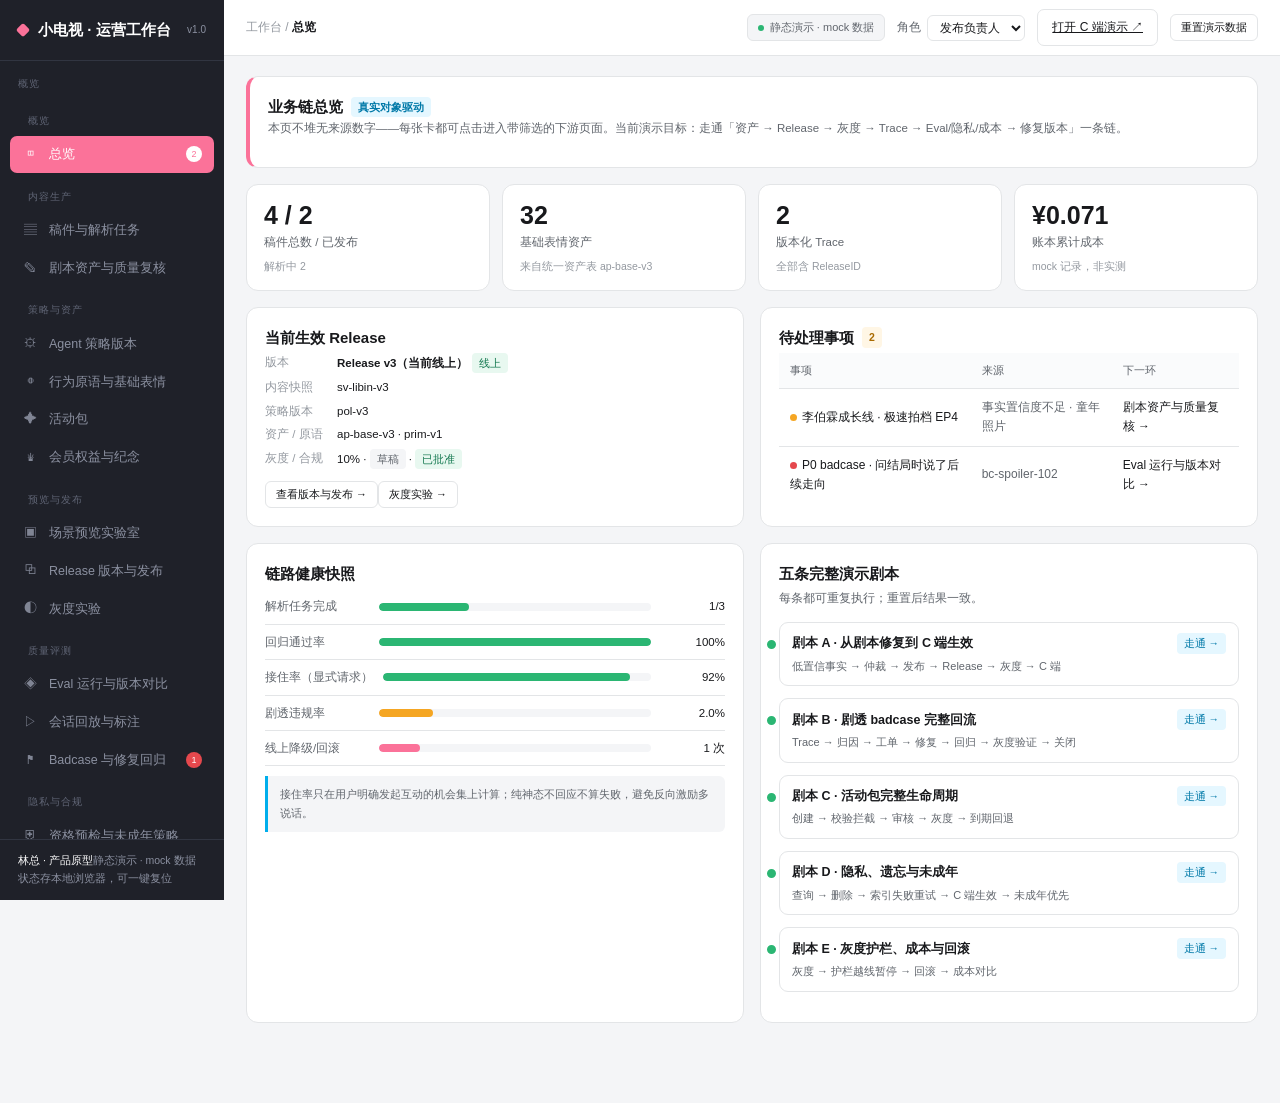
<file: projects/video-companion/demo/workbench.html>
<!DOCTYPE html>
<html lang="zh-CN">
<head>
<meta charset="UTF-8">
<meta name="viewport" content="width=device-width, initial-scale=1">
<title>小电视 · 运营工作台（陪看 BOT 演示）</title>
<style>
:root{
  --bg:#f4f5f7; --card:#fff; --ink:#18191c; --sub:#61666d; --hint:#9499a0; --line:#e3e5e7;
  --pink:#fb7299; --pink-l:#fff0f4; --blue:#00aeec; --blue-l:#e5f7ff; --green:#2bb673; --green-l:#e8f8f0;
  --amber:#f5a623; --amber-l:#fff6e5; --purple:#7c5cff; --purple-l:#f0ecff; --red:#e5484d; --red-l:#ffecec;
  --side:#1f2129; --side-sub:#8b90a0; --side-line:#313541;
}
*{box-sizing:border-box;margin:0;padding:0}
body{font-family:-apple-system,BlinkMacSystemFont,"PingFang SC","Microsoft YaHei",sans-serif;background:var(--bg);color:var(--ink);font-size:13px;line-height:1.6;-webkit-font-smoothing:antialiased}
.app{display:flex;min-height:100vh}

/* ── 侧栏 ── */
.side{width:224px;flex:none;background:var(--side);color:#fff;position:fixed;inset:0 auto 0 0;display:flex;flex-direction:column;z-index:30}
.side .brand{display:flex;align-items:center;gap:10px;padding:18px 18px;font-weight:600;font-size:15px;border-bottom:1px solid var(--side-line)}
.side .brand i{width:10px;height:10px;background:var(--pink);transform:rotate(45deg);border-radius:2px;display:block;flex:none}
.side .brand small{font-size:10px;color:var(--side-sub);font-weight:400;margin-left:auto}
.side .brand .envtag{font-size:9px;color:var(--amber);border:1px solid #6b5a33;border-radius:4px;padding:1px 5px;margin-left:4px}
.side .scroll{overflow:auto;flex:1;padding-bottom:10px}
.side .scroll::-webkit-scrollbar{width:5px}.side .scroll::-webkit-scrollbar-thumb{background:#3a3e4a;border-radius:3px}
.side .group{font-size:10px;letter-spacing:.1em;color:#5f6474;padding:15px 18px 6px;display:flex;align-items:center;gap:6px}
.side nav{display:flex;flex-direction:column;gap:1px;padding:0 10px}
.side nav a{display:flex;align-items:center;gap:10px;padding:8px 12px;border-radius:7px;color:var(--side-sub);text-decoration:none;font-size:12.5px;cursor:pointer;transition:.15s;position:relative}
.side nav a:hover{background:#282b35;color:#fff}
.side nav a.active{background:var(--pink);color:#fff;font-weight:500}
.side nav a .ico{width:17px;text-align:center;font-size:13px;opacity:.9;flex:none}
.side nav a .badge{margin-left:auto;background:var(--red);color:#fff;font-size:9px;min-width:16px;height:16px;line-height:16px;text-align:center;border-radius:8px;padding:0 4px}
.side nav a.active .badge{background:#fff;color:var(--pink)}
.side nav a.ext{margin-top:6px;border-top:1px dashed var(--side-line);border-radius:0;padding-top:12px}
.side .foot{padding:12px 18px;border-top:1px solid var(--side-line);font-size:10.5px;color:var(--side-sub);line-height:1.7}
.side .foot b{color:#fff;font-weight:500}

/* ── 主区 ── */
.main{flex:1;margin-left:224px;min-width:0;display:flex;flex-direction:column}
.topbar{height:56px;background:var(--card);border-bottom:1px solid var(--line);display:flex;align-items:center;gap:12px;padding:0 22px;position:sticky;top:0;z-index:20}
.topbar .crumb{font-size:12px;color:var(--hint);white-space:nowrap}
.topbar .crumb b{color:var(--ink);font-weight:600}
.topbar .spacer{flex:1}
.topbar .env{font-size:11px;color:var(--sub);background:var(--bg);border:1px solid var(--line);border-radius:6px;padding:4px 10px;white-space:nowrap}
.topbar .env .dot{display:inline-block;width:6px;height:6px;border-radius:50%;background:var(--green);margin-right:6px}
.topbar .role{display:flex;align-items:center;gap:6px;font-size:11.5px;color:var(--sub)}
.topbar .role select{font:inherit;font-size:11.5px;padding:5px 8px;border:1px solid var(--line);border-radius:6px;background:#fff;color:var(--ink);cursor:pointer}
.content{padding:20px 22px 64px;max-width:1560px;width:100%}
.view{display:none;animation:fade .18s ease}
.view.active{display:block}
@keyframes fade{from{opacity:0;transform:translateY(4px)}to{opacity:1;transform:none}}

/* ── 通用组件 ── */
.card{background:var(--card);border:1px solid var(--line);border-radius:12px;padding:18px;margin-bottom:16px}
.card.tight{padding:14px 16px}
.card h2{font-size:15px;margin:0 0 3px;font-weight:600;display:flex;align-items:center;gap:8px;flex-wrap:wrap}
.card .desc{font-size:11.5px;color:var(--sub);margin-bottom:14px}
.card .headrow{display:flex;align-items:center;justify-content:space-between;gap:10px;flex-wrap:wrap;margin-bottom:12px}
.card .headrow h2{margin:0}
.row{display:flex;gap:16px;align-items:flex-start}
.row>*{min-width:0}
.grid2{display:grid;grid-template-columns:1fr 1fr;gap:16px}
.grid3{display:grid;grid-template-columns:repeat(3,1fr);gap:14px}
.grid4{display:grid;grid-template-columns:repeat(4,1fr);gap:12px}
@media(max-width:1180px){.grid2,.grid3,.grid4{grid-template-columns:1fr}}
.btn{display:inline-flex;align-items:center;justify-content:center;gap:6px;font-size:12px;font-family:inherit;padding:8px 14px;border-radius:7px;border:1px solid var(--line);background:#fff;color:var(--ink);cursor:pointer;transition:.15s;white-space:nowrap}
.btn:hover:not(:disabled){border-color:var(--sub);background:#fafbfc}
.btn:disabled{opacity:.45;cursor:not-allowed}
.btn.primary{background:var(--pink);border-color:var(--pink);color:#fff}
.btn.primary:hover:not(:disabled){opacity:.9;background:var(--pink)}
.btn.ok{background:var(--green);border-color:var(--green);color:#fff}
.btn.warn{background:var(--amber);border-color:var(--amber);color:#fff}
.btn.danger{background:var(--red);border-color:var(--red);color:#fff}
.btn.ghost{background:transparent}
.btn.sm{padding:5px 10px;font-size:11px;border-radius:6px}
.btn.lg{padding:10px 18px;font-size:13px}
.tag{display:inline-block;font-size:10.5px;border-radius:4px;padding:2px 7px;background:var(--bg);color:var(--sub);white-space:nowrap;line-height:1.6}
.tag.g{background:var(--green-l);color:#177a52}.tag.b{background:var(--blue-l);color:#0079a8}.tag.a{background:var(--amber-l);color:#a96a00}.tag.p{background:var(--pink-l);color:#c53b68}.tag.pp{background:var(--purple-l);color:#6544d8}.tag.r{background:var(--red-l);color:#b4232a}
.dot-s{display:inline-block;width:7px;height:7px;border-radius:50%;margin-right:5px;vertical-align:middle}
table{width:100%;border-collapse:collapse;font-size:12px}
th,td{text-align:left;padding:9px 11px;border-bottom:1px solid var(--line);vertical-align:middle}
th{color:var(--sub);font-weight:500;font-size:11px;background:#fafbfc;white-space:nowrap}
tr:last-child td{border-bottom:none}
tr.clickable{cursor:pointer}tr.clickable:hover{background:#fafbfc}
.tw{overflow-x:auto}
.field{display:flex;flex-direction:column;gap:6px;margin-bottom:13px}
.field label{font-size:11.5px;color:var(--sub);font-weight:500}
.field .hint{font-size:10.5px;color:var(--hint);line-height:1.5}
.field input[type=text],.field input[type=number],.field select,.field textarea{
  font-family:inherit;font-size:12.5px;color:var(--ink);background:#fff;border:1px solid var(--line);border-radius:7px;padding:8px 11px;outline:none;transition:.15s;width:100%}
.field input:focus,.field select:focus,.field textarea:focus{border-color:var(--pink);box-shadow:0 0 0 3px rgba(251,114,153,.1)}
.field textarea{resize:vertical;min-height:72px;line-height:1.7}
input[type=range]{width:100%;accent-color:var(--pink)}
.switch{display:flex;align-items:center;gap:9px;font-size:12px;color:var(--sub);cursor:pointer;user-select:none}
.switch input{display:none}
.switch i{width:34px;height:19px;background:#d8dbe0;border-radius:20px;position:relative;transition:.2s;flex:none}
.switch i::after{content:"";position:absolute;left:2px;top:2px;width:15px;height:15px;background:#fff;border-radius:50%;transition:.2s}
.switch input:checked+i{background:var(--pink)}
.switch input:checked+i::after{transform:translateX(15px)}
.switch.locked{opacity:.7;cursor:not-allowed}
.stat{background:var(--card);border:1px solid var(--line);border-radius:12px;padding:15px 17px}
.stat .n{font-size:25px;font-weight:600;line-height:1.2}
.stat .l{font-size:11.5px;color:var(--sub);margin-top:3px}
.stat .n small{font-size:12px;color:var(--hint);font-weight:400;margin-left:3px}
.stat .sub2{font-size:10.5px;color:var(--hint);margin-top:6px}
.sec-title{font-size:11px;letter-spacing:.06em;color:var(--pink);font-weight:600;margin:18px 0 9px;text-transform:uppercase}
.divider{height:1px;background:var(--line);margin:16px 0}
.empty{padding:36px;text-align:center;color:var(--hint);font-size:12px}
.kv{display:flex;gap:8px;font-size:11.5px;margin-bottom:5px;flex-wrap:wrap}
.kv .k{color:var(--hint);min-width:64px}
.kv .v{color:var(--ink)}
.note{font-size:11px;color:var(--sub);background:var(--bg);border-left:3px solid var(--blue);border-radius:0 6px 6px 0;padding:9px 12px;line-height:1.7}
.note.warn{border-left-color:var(--amber)}
.note.danger{border-left-color:var(--red)}
.note.ok{border-left-color:var(--green)}

/* ── DAG 流程 ── */
.dag{display:flex;align-items:stretch;gap:0;overflow-x:auto;padding:6px 0 10px}
.dag .step{flex:none;min-width:112px;background:#fff;border:1.5px solid var(--line);border-radius:10px;padding:10px 11px;position:relative;margin-right:19px}
.dag .step::after{content:"→";position:absolute;right:-16px;top:50%;transform:translateY(-50%);color:var(--hint);font-size:14px}
.dag .step:last-child::after{display:none}
.dag .step.done{border-color:var(--green);background:var(--green-l)}
.dag .step.run{border-color:var(--pink);background:var(--pink-l)}
.dag .step.fail{border-color:var(--red);background:var(--red-l)}
.dag .step .t{font-size:12px;font-weight:600}
.dag .step .s{font-size:10px;color:var(--sub);margin-top:3px}
.dag .step .n{position:absolute;top:-7px;right:-7px;width:18px;height:18px;border-radius:50%;background:var(--green);color:#fff;font-size:10px;line-height:18px;text-align:center}
.dag .step.run .n{background:var(--pink)}

/* ── 时间轴（剧本切片） ── */
.timeline{position:relative;padding-left:16px}
.timeline::before{content:"";position:absolute;left:4px;top:6px;bottom:6px;width:2px;background:var(--line)}
.tl-item{position:relative;margin-bottom:12px;background:#fff;border:1px solid var(--line);border-radius:9px;padding:10px 12px;cursor:pointer;transition:.15s}
.tl-item:hover{border-color:var(--pink)}
.tl-item.sel{border-color:var(--pink);background:var(--pink-l)}
.tl-item::before{content:"";position:absolute;left:-15px;top:15px;width:9px;height:9px;border-radius:50%;background:var(--green);border:2px solid #fff}
.tl-item.low::before{background:var(--amber)}
.tl-item .th{display:flex;justify-content:space-between;gap:8px;align-items:center}
.tl-item .th b{font-size:12.5px}
.tl-item .tm{font-size:10.5px;color:var(--hint);font-variant-numeric:tabular-nums}
.tl-item .meta{font-size:11px;color:var(--sub);margin-top:4px}

/* ── 表情/资产库 ── */
.face-lib{display:grid;grid-template-columns:repeat(auto-fill,minmax(90px,1fr));gap:9px}
.face-cell{border:1px solid var(--line);border-radius:9px;padding:10px 5px;text-align:center;background:#fff;font-size:19px;cursor:pointer;transition:.15s}
.face-cell:hover{border-color:var(--pink);transform:translateY(-2px)}
.face-cell.sel{border-color:var(--pink);background:var(--pink-l)}
.face-cell span{display:block;font-size:10px;color:var(--sub);margin-top:5px;white-space:nowrap;overflow:hidden;text-overflow:ellipsis}
.face-cell .fx{font-size:9px;color:var(--hint)}

/* ── 场景预览实验室三栏 ── */
.lab{display:grid;grid-template-columns:270px minmax(320px,1fr) 340px;gap:14px;align-items:start}
@media(max-width:1300px){.lab{grid-template-columns:1fr}}
.lab-col{background:#fff;border:1px solid var(--line);border-radius:12px;overflow:hidden}
.lab-col>.lh{padding:10px 13px;border-bottom:1px solid var(--line);background:#fafbfc;font-size:12px;font-weight:600;display:flex;align-items:center;gap:6px}
.lab-col>.lb{padding:13px}
.lab-stage{background:#111318;aspect-ratio:16/9;position:relative;display:flex;align-items:center;justify-content:center;overflow:hidden;border-radius:8px}
.lab-stage img{width:100%;height:100%;object-fit:cover;opacity:.85}
.lab-stage .lab-bot{position:absolute;right:5%;bottom:8%;font-size:10px;color:#fff;background:rgba(0,0,0,.5);border:1px solid rgba(255,255,255,.25);border-radius:18px;padding:6px 12px;display:flex;align-items:center;gap:7px;max-width:80%}
.lab-bot .eyes{letter-spacing:2px;font-weight:700}
.lab-bot .say{color:#fffdf6}
.trace-item{border-bottom:1px solid var(--line);padding:8px 0;font-size:11px}
.trace-item:last-child{border-bottom:none}
.trace-item .tt{color:var(--hint);font-size:10px;margin-bottom:3px}
.trace-item .tl{display:flex;justify-content:space-between;gap:6px;align-items:flex-start}
.trace-item .tk{color:var(--sub);flex:none}
.trace-item .tv2{text-align:right;word-break:break-all}
.trace-flow{display:flex;flex-wrap:wrap;gap:4px;align-items:center;font-size:10px;color:var(--sub);margin-bottom:10px}
.trace-flow span{background:var(--bg);border-radius:4px;padding:2px 6px}
.trace-flow i{color:var(--hint);font-style:normal}

/* ── Diff ── */
.diff{font-size:11.5px;font-family:ui-monospace,Menlo,Consolas,monospace;background:#fff;border:1px solid var(--line);border-radius:8px;padding:10px 12px;line-height:1.9;max-height:230px;overflow:auto}
.diff .add{color:#177a52;background:var(--green-l)}
.diff .del{color:#b4232a;background:var(--red-l)}
.diff .ctx{color:var(--hint)}

/* ── 状态步骤链（DeletionJob / 剧本闭环） ── */
.steps{display:flex;flex-direction:column;gap:0}
.step-line{display:flex;align-items:center;gap:10px;padding:7px 0;font-size:11.5px;position:relative}
.step-line .node{width:20px;height:20px;border-radius:50%;flex:none;border:2px solid var(--line);display:flex;align-items:center;justify-content:center;font-size:10px;color:var(--hint);background:#fff;z-index:1}
.step-line.done .node{background:var(--green);border-color:var(--green);color:#fff}
.step-line.fail .node{background:var(--red);border-color:var(--red);color:#fff}
.step-line.run .node{background:var(--pink);border-color:var(--pink);color:#fff}
.step-line:not(:last-child)::before{content:"";position:absolute;left:9px;top:27px;bottom:-7px;width:2px;background:var(--line)}
.step-line.done:not(:last-child)::before{background:var(--green)}
.step-line .sl{color:var(--sub)}
.step-line.done .sl{color:var(--ink)}

/* ── 指标条 / 护栏 ── */
.metric{display:flex;align-items:center;gap:10px;padding:8px 0;border-bottom:1px solid var(--line)}
.metric:last-child{border-bottom:none}
.metric .mn{font-size:11.5px;color:var(--sub);min-width:104px}
.metric .bar{flex:1;height:8px;background:var(--bg);border-radius:5px;overflow:hidden;position:relative}
.metric .bar i{display:block;height:100%;background:var(--green);border-radius:5px;transition:width .4s}
.metric .bar .limit{position:absolute;top:-3px;bottom:-3px;width:2px;background:var(--red)}
.metric .mv{font-size:11.5px;font-variant-numeric:tabular-nums;min-width:64px;text-align:right}
.metric.breach .bar i{background:var(--red)}
.metric.breach .mv{color:var(--red);font-weight:600}

/* ── 审计日志 ── */
.audit{font-size:11px}
.audit .ai{padding:7px 0;border-bottom:1px dashed var(--line);display:flex;gap:10px;flex-wrap:wrap}
.audit .ai:last-child{border-bottom:none}
.audit .at{color:var(--hint);font-variant-numeric:tabular-nums;min-width:118px}
.audit .aa{color:var(--ink)}
.audit .ao{color:var(--sub)}
.audit .ach{color:var(--purple)}

.pill-nav{display:inline-flex;gap:4px;background:var(--bg);border-radius:8px;padding:3px;flex-wrap:wrap}
.pill-nav button{font:inherit;font-size:11.5px;padding:5px 12px;border:0;background:transparent;border-radius:6px;cursor:pointer;color:var(--sub)}
.pill-nav button.active{background:#fff;color:var(--ink);font-weight:600;box-shadow:0 1px 3px rgba(0,0,0,.08)}

/* toast */
#toast{position:fixed;right:22px;bottom:22px;background:var(--ink);color:#fff;padding:11px 18px;border-radius:8px;font-size:12px;opacity:0;transform:translateY(10px);transition:.25s;z-index:99;pointer-events:none;max-width:380px;box-shadow:0 8px 24px rgba(0,0,0,.2)}
#toast.on{opacity:1;transform:none}
#toast.err{background:var(--red)}
#toast.ok{background:var(--green)}
.gate-locked{opacity:.5;pointer-events:none}
.req-chip{font-size:10px;color:var(--amber);background:var(--amber-l);border-radius:4px;padding:1px 6px;margin-left:4px}
</style>
</head>
<body>
<div class="app">

<!-- ══ 侧栏 ══ -->
<aside class="side">
  <div class="brand"><i></i>小电视 · 运营工作台<small>v1.0</small></div>
  <div class="scroll">
    <div class="group">概览</div>
    <nav data-nav></nav>
    <a class="ext" href="architecture.html" target="_blank" style="display:flex;align-items:center;gap:10px;padding:10px 20px;color:var(--side-sub);text-decoration:none;font-size:12.5px"><span style="width:17px;text-align:center">↗</span>系统架构图</a>
    <a class="ext" href="../../../index.html#work-video" style="display:flex;align-items:center;gap:10px;padding:10px 20px;color:var(--side-sub);text-decoration:none;font-size:12.5px"><span style="width:17px;text-align:center">←</span>返回简历</a>
  </div>
  <div class="foot"><b>林总 · 产品原型</b>静态演示 · mock 数据<br>状态存本地浏览器，可一键复位</div>
</aside>

<!-- ══ 主区 ══ -->
<div class="main">
  <header class="topbar">
    <div class="crumb">工作台 / <b id="crumb">总览</b></div>
    <div class="spacer"></div>
    <div class="env"><span class="dot"></span>静态演示 · mock 数据</div>
    <div class="role">角色 <select id="roleSel" title="切换角色后，按钮权限与阻塞解释会真实变化"></select></div>
    <a class="btn" href="preview.html" target="_blank" title="以已发布 Release 快照打开独立 C 端">打开 C 端演示 ↗</a>
    <button class="btn sm" onclick="resetDemo()" title="复位到固定种子数据">重置演示数据</button>
  </header>
  <div class="content" id="content">
    <!-- 各视图由 workbench.js 渲染 -->
  </div>
</div>
</div>

<div id="toast"></div>

<script src="store.js"></script>
<script src="workbench.js"></script>
</body>
</html>
</file>
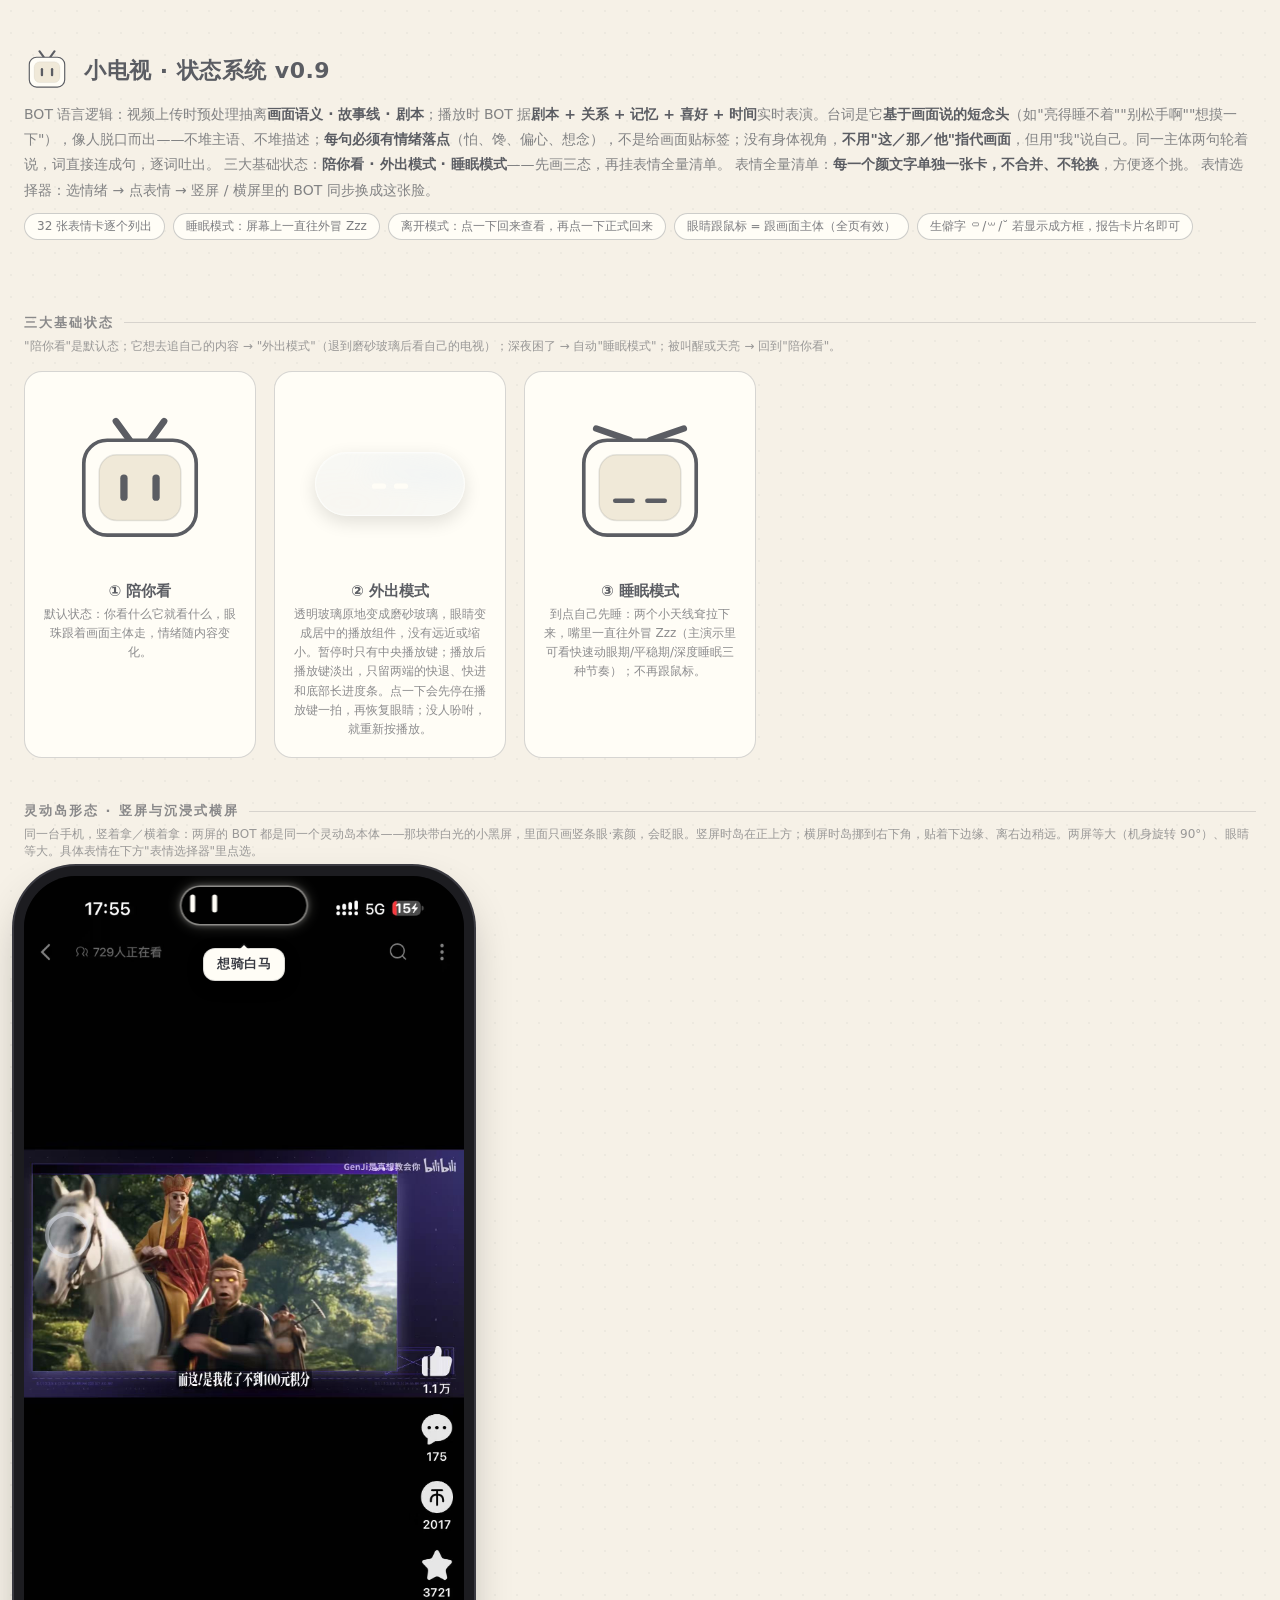
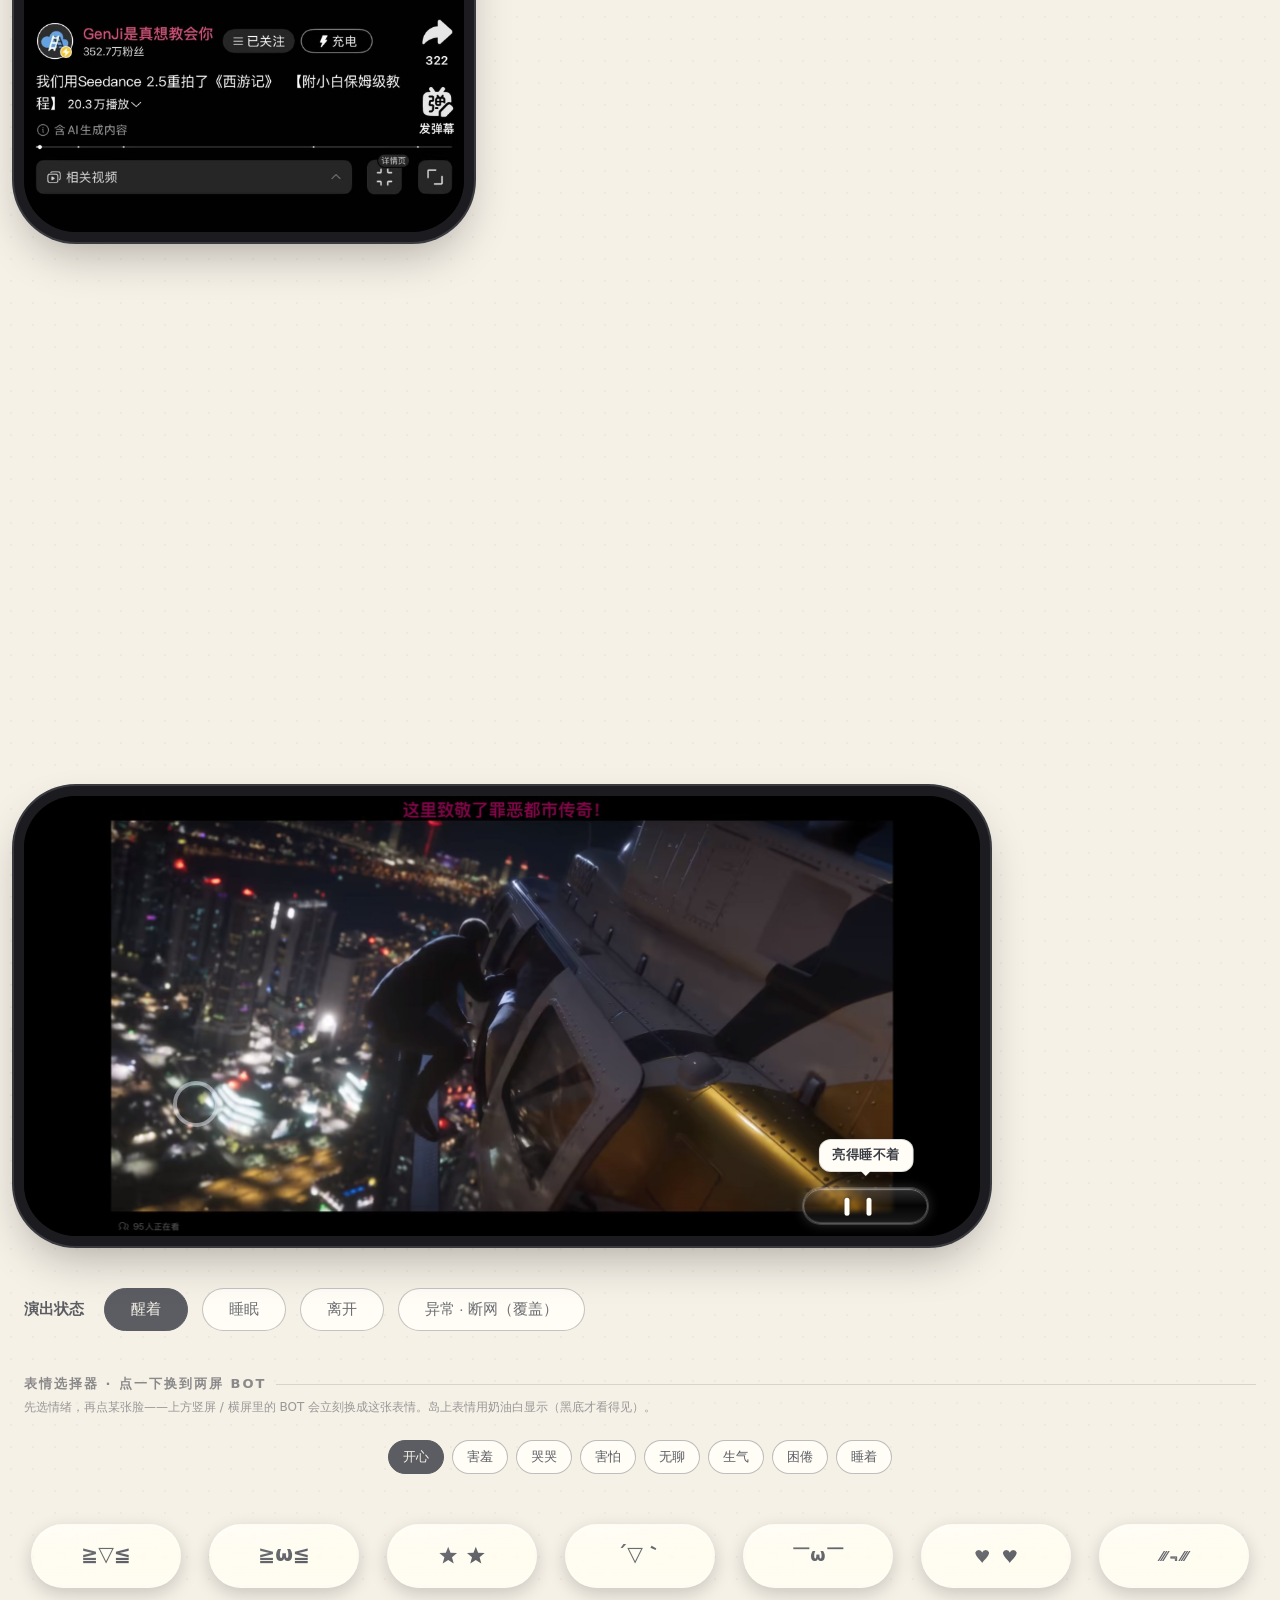
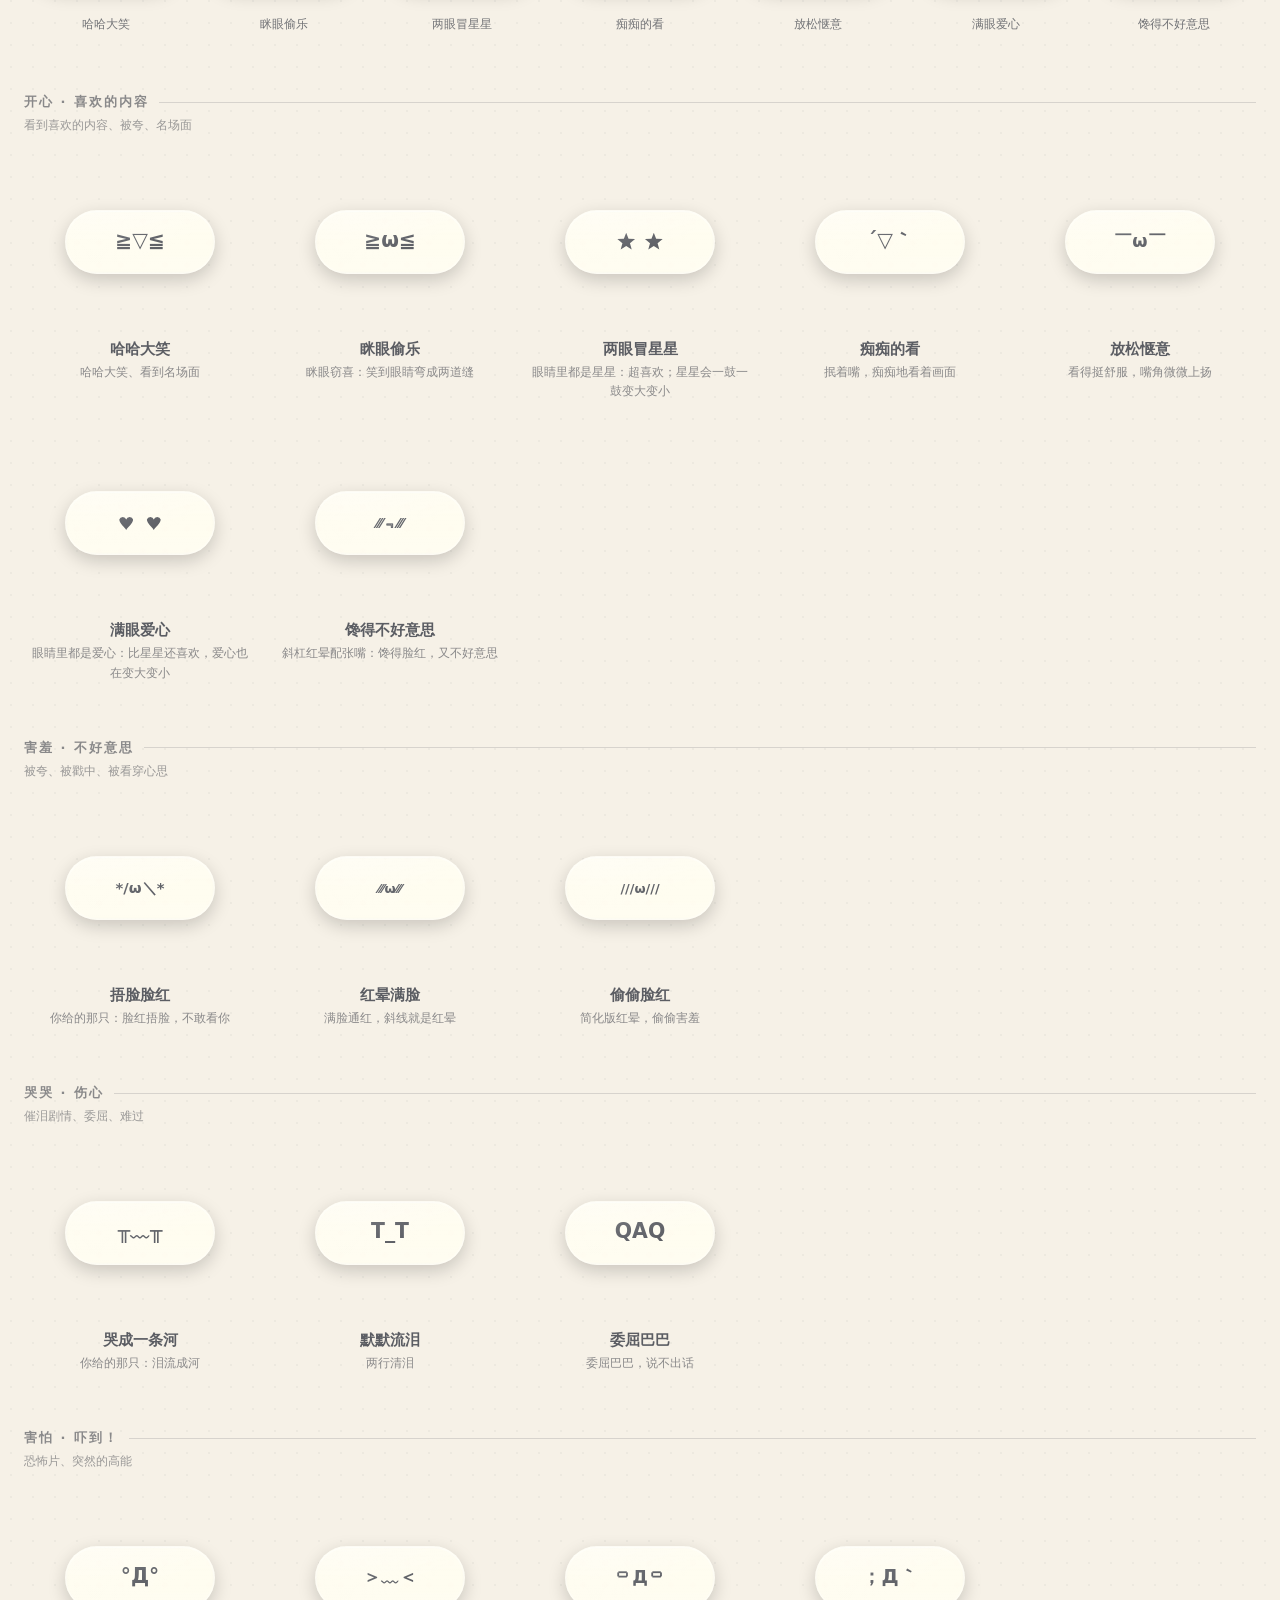
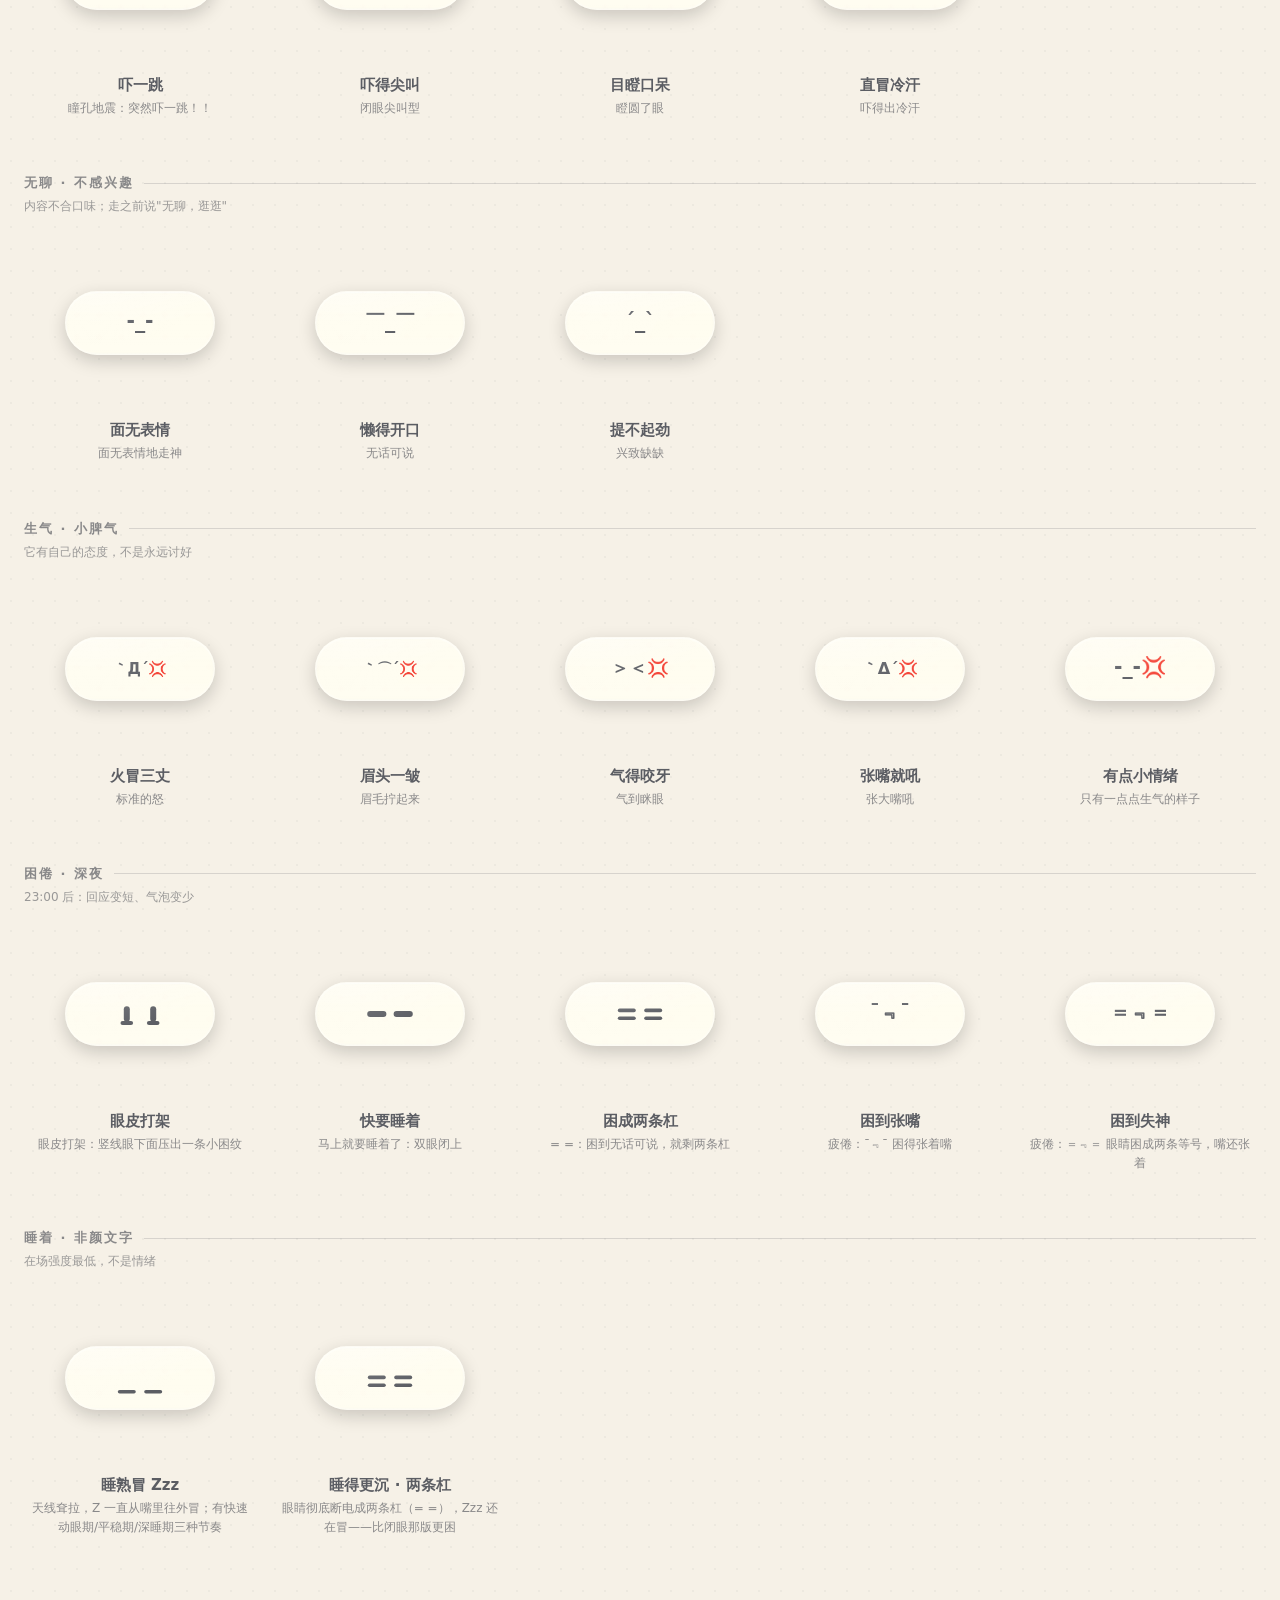
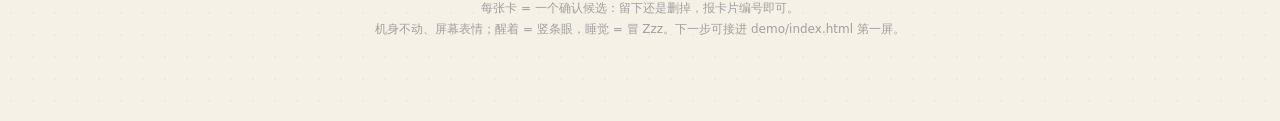
<file: projects/video-companion/demo/video-companion/mascot-states.html>
<!doctype html>
<html lang="zh-CN">
<head>
<meta charset="utf-8">
<meta name="viewport" content="width=device-width, initial-scale=1">
<title>小电视 · 状态系统 v0.9（三大基础状态 + 表情清单）</title>
<link rel="icon" href="data:,">
<script>
if (new URLSearchParams(window.location.search).get('embed') === 'landscape') {
  document.documentElement.classList.add('embed-landscape');
}
</script>
<style>
  :root{
    --paper:#f6f1e7;   /* 纸感底色 */
    --ink:#5b5d63;     /* 深灰线条 */
    --shell:#fffdf6;   /* 机身奶油白 */
    --screenbg:#f0e9d8;/* 屏幕墨水屏浅色 */
    --pink:#fb7299;    /* B 站粉，仅点缀 */
  }
  *{ box-sizing:border-box; margin:0; padding:0; }
  body{
    font-family:"PingFang SC","Microsoft YaHei",system-ui,sans-serif;
    color:var(--ink);
    background:
      radial-gradient(circle, rgba(91,93,99,.055) 1px, transparent 1.5px) 0 0/22px 22px,
      var(--paper);
    min-height:100vh;
    padding:48px 24px 80px;
  }
  .page{ max-width:1500px; margin:0 auto; }

  header{ display:flex; align-items:center; gap:14px; margin-bottom:8px; }
  header .tv{ --tv-size:46px; }
  h1{ font-size:22px; letter-spacing:.5px; }
  .sub{ color:rgba(91,93,99,.75); font-size:14px; margin-bottom:10px; line-height:1.8; }
  .sub b{ color:var(--ink); font-weight:600; }
  .chips{ display:inline-flex; flex-wrap:wrap; gap:8px; margin-bottom:30px; font-size:12px; color:rgba(91,93,99,.8); }
  .chips span{ border:1px solid rgba(91,93,99,.3); border-radius:999px; padding:4px 12px; background:var(--shell); }

  h2{
    font-size:13px; font-weight:600; letter-spacing:2px;
    color:rgba(91,93,99,.7); margin:44px 0 6px;
    display:flex; align-items:center; gap:10px;
  }
  h2::after{ content:""; flex:1; height:1px; background:rgba(91,93,99,.2); }
  .h2note{ font-size:12px; color:rgba(91,93,99,.6); margin-bottom:16px; }

  /* ════ 电视部件：机身静止；默认脸=线条眼；情绪=颜文字上屏 ════ */
  .tv{ width:var(--tv-size,150px); display:block; overflow:visible; }
  .tv__antenna line, .tv__antenna path{ stroke:var(--ink); stroke-width:9; stroke-linecap:round; fill:none; }
  .tv__body{ fill:var(--shell); stroke:var(--ink); stroke-width:5; }
  .tv__screen{ fill:var(--screenbg); stroke:rgba(91,93,99,.15); stroke-width:2; }
  .tv__face .eye{
    stroke:var(--ink); stroke-width:10; stroke-linecap:round; fill:none;
    transform-box:fill-box; transform-origin:center;
  }
  .kao{ font-family:"PingFang SC","Microsoft YaHei",system-ui,sans-serif; font-weight:600; fill:var(--ink); }
  .tv-wrap{ position:relative; display:inline-block; }

  /* 睡觉=睡着了：Z 从嘴巴冒出来，越飘越大；快速动眼期快、深度睡眠慢 */
  .zzz-bub{ opacity:0; animation:zzRise 9s ease-out infinite; }
  @keyframes zzRise{
    0%{ opacity:0; transform:translate(0,0) scale(.55); }
    15%{ opacity:.95; }
    38%{ opacity:.85; transform:translate(var(--dx,0), -40px) scale(1.3); }
    52%{ opacity:0; transform:translate(var(--dx,0), -40px) scale(1.3); }
    100%{ opacity:0; transform:translate(var(--dx,0), -40px) scale(1.3); }
  }
  .tv--rem .zzz-bub{ animation-duration:4s; }
  .tv--deep .zzz-bub{ animation-duration:15s; }

  /* 屏幕动效：只有眨眼、眼神移动、屏幕明暗 */
  .tv--track .eye, .tv--peek .eye, .tv--big .eye{ animation:blink 5s infinite; }
  .tv--quiet .eye{ opacity:.35; animation:blink 12s infinite; }
  @keyframes blink{ 0%,91%,100%{ transform:scaleY(1); } 94%,96%{ transform:scaleY(.12); } }

  /* 爱心/星星眼：符号按心跳节奏变大变小，左右错开半拍，不呆板 */
  .beat{ fill:var(--ink); transform-box:fill-box; transform-origin:center; animation:beat 1.5s ease-in-out infinite; }
  @keyframes beat{ 0%,100%{ transform:scale(1); } 50%{ transform:scale(1.25); } }
  /* 惊吓感叹号：只在每个周期开头弹出一小会儿，其余时间隐藏（不是常态显示） */
  .bang{ opacity:0; transform-box:fill-box; transform-origin:center; animation:bang 3.4s ease-in-out infinite; }
  @keyframes bang{
    0%   { opacity:0; transform:scale(.3) rotate(-10deg); }
    5%   { opacity:1; transform:scale(1.2) rotate(0deg); }
    10%  { transform:scale(1); }
    20%  { opacity:1; }
    28%,100%{ opacity:0; transform:scale(.5); }
  }
  /* 冷汗：汗珠在脸颊边慢慢往下滑、边滑边淡出，循环 */
  .sweat{ fill:var(--ink); opacity:0; transform-box:fill-box; animation:sweat 2.6s ease-in infinite; }
  @keyframes sweat{
    0%   { opacity:0; transform:translateY(-4px) scale(.7); }
    15%  { opacity:.9; transform:translateY(0) scale(1); }
    60%  { opacity:.9; }
    100%{ opacity:0; transform:translateY(16px) scale(.85); }
  }

  /* ════ 主演示：大电视自动轮换池子 ════ */
  .stage{ display:flex; flex-direction:column; align-items:center; gap:22px; padding:34px 0 8px; }
  .stage .tv{ --tv-size:230px; }
  /* ════ 表情选择器：选情绪 → 点表情 → 换到两屏 BOT ════ */
  .picker{ padding:8px 0 4px; }
  .picker-bar{ display:flex; flex-wrap:wrap; gap:8px; justify-content:center; margin-bottom:22px; }
  .picker-bar button{
    font:500 12.5px/1 inherit; padding:7px 14px; border-radius:999px; cursor:pointer;
    border:1.5px solid rgba(91,93,99,.4); background:var(--shell); color:var(--ink);
  }
  .picker-bar button.active{ background:var(--ink); color:var(--paper); border-color:var(--ink); }
  .picker-grid{ display:grid; grid-template-columns:repeat(auto-fill,minmax(150px,1fr)); gap:14px; }
  .picker-card{
    padding:8px 4px 12px; display:flex; flex-direction:column; align-items:center; cursor:pointer;
    transition:transform .15s;
  }
  .picker-card:hover{ transform:translateY(-2px); }
  .picker-card.active span{ color:var(--pink); font-weight:600; }
  .picker-card .tv-wrap{ height:104px; display:flex; align-items:center; justify-content:center; }
  .picker-card .tv{ --tv-size:98px; }
  .picker-card .tv--peek{ --tv-size:72px; }
  .picker-card .frame-view{ display:flex; }   /* 选择器内统一用播放框视图 */
  .picker-card span{ font-size:12px; margin-top:8px; color:rgba(91,93,99,.85); text-align:center; }
  /* 岛里换上表情：奶油白，黑底上才看得见 */
  .island-stage .island__face .kao,
  .island-stage .island__face .beat,
  .island-stage .island__face .sweat{ fill:var(--shell); }

  /* ════ 表情全量清单网格 ════ */
  .grid{ display:grid; grid-template-columns:repeat(auto-fill,minmax(210px,1fr)); gap:18px; }
  .card{
    background:var(--shell); border:1.5px solid rgba(91,93,99,.25);
    border-radius:18px; padding:28px 16px 18px;
    display:flex; flex-direction:column; align-items:center;
  }
  .card .tv-wrap{ height:168px; display:flex; align-items:center; justify-content:center; }
  .card .tv{ --tv-size:146px; }
  /* gallery 卡：与选择器一致——去掉白框，只留透明播放框 */
  #gallery .card{ background:none; border:none; border-radius:0; padding:8px 4px 12px; }
  #gallery .card .frame-view{ display:flex; }
  .card .tv--peek{ --tv-size:92px; }
  .card h3{ font-size:15px; margin-top:14px; }
  .card p{ font-size:12px; color:rgba(91,93,99,.7); text-align:center; margin-top:4px; line-height:1.6; }
  /* 表情卡的模式切换：整机 / 视频播放框 */
  .card-modes{ display:flex; gap:6px; margin-top:10px; }
  .card-modes button{
    font-size:11px; padding:3px 11px; border-radius:999px; cursor:pointer;
    border:1px solid rgba(91,93,99,.32); background:var(--paper); color:rgba(91,93,99,.85);
  }
  .card-modes button.active{ background:var(--ink); color:var(--paper); border-color:var(--ink); }
  /* 视频播放框：横屏 BOT 同款透明玻璃，只有一个表情 + 限定它的空间框 */
  .frame-view{ display:none; width:150px; height:64px; border-radius:999px; position:relative;
    align-items:center; justify-content:center; overflow:hidden;
    border:1px solid rgba(255,255,255,.34);
    -webkit-backdrop-filter:blur(2px) saturate(1.25) brightness(1.05);
    backdrop-filter:blur(2px) saturate(1.25) brightness(1.05);
    box-shadow:0 6px 18px rgba(0,0,0,.18), inset 0 1px 1px rgba(255,255,255,.5), inset 0 -1px 1px rgba(255,255,255,.2);
    background:linear-gradient(180deg, rgba(255,255,255,.16), rgba(255,255,255,.02) 48%, rgba(255,255,255,.1));
  }
  .frame-view::before{ content:""; position:absolute; inset:0; border-radius:inherit; pointer-events:none;
    background:radial-gradient(120% 140% at 20% 0%, rgba(255,255,255,.22), transparent 60%); }
  .frame-face{ width:120px; height:60px; display:block; }
  .frame-face .eye{ animation:blink 5s infinite; transform-box:fill-box; transform-origin:center; }
  .face--sleep .eye{ animation:none; }   /* 睡脸闭着眼，不眨眼 */
  .card.mode-frame .tv-view{ display:none; }
  .card.mode-frame .frame-view{ display:flex; }
  /* gallery 全局模式栏 */
  .gallery-bar{ display:flex; align-items:center; gap:10px; flex-wrap:wrap; margin:26px 0 2px;
    padding:12px 16px; background:var(--shell); border:1.5px solid rgba(91,93,99,.22); border-radius:14px; }
  .gallery-bar__label{ font-size:13px; font-weight:600; margin-right:4px; }
  .gallery-bar button{ font-size:12px; padding:5px 14px; border-radius:999px; cursor:pointer;
    border:1px solid rgba(91,93,99,.32); background:var(--paper); color:rgba(91,93,99,.85); }
  .gallery-bar button.active{ background:var(--ink); color:var(--paper); border-color:var(--ink); }
  .gallery-bar__note{ font-size:11px; color:rgba(91,93,99,.6); margin-left:auto; }
  .pill{
    margin-top:8px; font-size:11px; color:rgba(91,93,99,.7);
    border:1px solid rgba(91,93,99,.3); border-radius:999px; padding:3px 10px; background:var(--paper);
  }

  /* ════ 灵动岛形态：它住在灵动岛里（手机原截图当底图，竖屏原比例不改） ════ */
  .island-stage{ display:flex; gap:48px; flex-wrap:wrap; align-items:flex-start; }
  .phone-col{ flex:none; width:440px; }
  .land-col{ flex:none; width:956px; margin-top:516px; }   /* 956-440：让横屏视窗与竖屏视窗底部对齐 */
  .phone{ position:relative; width:440px; height:956px; border-radius:52px; overflow:hidden;
    background:#0a0a0c; box-shadow:0 0 0 10px #1c1c20, 0 0 0 12px #3a3a41, 0 20px 46px rgba(0,0,0,.30); }
  .phone__screen{ position:absolute; inset:0; overflow:hidden; }
  .phone__screen img{ width:100%; height:100%; object-fit:cover; display:block; }
  /* 视觉捕捉：每个屏幕只有一个高透明灰色细环，视线落到哪个主体就平滑挪过去并维持 */
  .focus-hit{
    position:absolute; z-index:2; width:104px; height:104px; border-radius:50%;
    transform:translate(-50%,-50%); cursor:crosshair;
  }
  .reticle{
    position:absolute; z-index:3; width:46px; height:46px; margin:-23px 0 0 -23px;
    border:4px solid rgba(232,236,245,.5); border-radius:50%;
    box-shadow:0 0 7px rgba(220,228,242,.18);
    pointer-events:none; opacity:0; transform:scale(.86);
    transition:left .7s cubic-bezier(.4,0,.2,1), top .7s cubic-bezier(.4,0,.2,1),
               opacity .35s ease, transform .45s ease;
  }
  .reticle.is-on{ opacity:1; transform:scale(1); }
  /* 思考：岛下四个白点依次亮起，没有对话框 */
  .think-dots{
    position:absolute; z-index:4; left:50%; top:58px; transform:translateX(-50%);
    display:flex; gap:7px; opacity:0; pointer-events:none; transition:opacity .2s ease;
  }
  .think-dots.is-on{ opacity:1; }
  .think-dots i{
    width:7px; height:7px; border-radius:50%; background:rgba(255,253,246,.18);
    animation:dotLight 1.6s linear infinite;
  }
  .think-dots i:nth-child(1){ animation-delay:0s; }
  .think-dots i:nth-child(2){ animation-delay:.22s; }
  .think-dots i:nth-child(3){ animation-delay:.44s; }
  .think-dots i:nth-child(4){ animation-delay:.66s; }
  @keyframes dotLight{
    0%,8%   { background:rgba(255,253,246,.18); box-shadow:none; }
    15%,55% { background:var(--shell); box-shadow:0 0 7px rgba(255,253,246,.9); }
    70%,100%{ background:rgba(255,253,246,.18); box-shadow:none; }
  }
  /* 台词气泡：离岛更远，思考点之后才弹出 */
  .thought{
    position:absolute; z-index:4; left:50%; top:72px; transform:translateX(-50%) translateY(-6px);
    opacity:0; pointer-events:none; transition:opacity .3s ease, transform .3s ease;
    background:#fffdf6; color:#3a3c44; border:1.5px solid rgba(91,93,99,.22);
    border-radius:12px; padding:7px 13px; white-space:nowrap;
    font-size:12.5px; font-weight:600; letter-spacing:.5px;
    box-shadow:0 5px 16px rgba(0,0,0,.25);
  }
  .thought::before{
    content:""; position:absolute; top:-6px; left:50%; transform:translateX(-50%);
    border-left:6px solid transparent; border-right:6px solid transparent;
    border-bottom:6px solid rgba(91,93,99,.22);
  }
  .thought::after{
    content:""; position:absolute; top:-4.5px; left:50%; transform:translateX(-50%);
    border-left:5px solid transparent; border-right:5px solid transparent;
    border-bottom:5px solid #fffdf6;
  }
  .thought.is-on{ opacity:1; transform:translateX(-50%) translateY(0); }
  .thought__say{ animation:sayPop .35s cubic-bezier(.2,1.3,.4,1); }
  @keyframes sayPop{ from{ transform:scale(.8); } to{ transform:scale(1); } }
  /* 换脸淡入淡出：状态切换时先淡出旧脸，换完 innerHTML 再淡入，不再瞬间跳脸 */
  .face-follow{ transition:opacity .19s ease; }
  .face-follow.face-morphing{ opacity:0; }
  .island .face-follow.gazing{ transition:transform .7s cubic-bezier(.4,0,.2,1), opacity .19s ease; }
  /* 岛＝手机屏幕里的那块黑（真机尺寸 125×36.67pt）；外面一圈白光＝它正在运行 */
  .island{
    position:relative; box-sizing:border-box; border-radius:999px; overflow:hidden; background:transparent;
    border:1px solid transparent;
    -webkit-backdrop-filter:blur(0px) saturate(1) brightness(1);
    backdrop-filter:blur(0px) saturate(1) brightness(1);
    /* 过渡写在基态：进出 away / error / sleep 都平滑，不会因移除 class 而瞬间跳回 */
    transition:background .5s ease, border-color .5s ease, box-shadow .5s ease,
               backdrop-filter .5s ease, -webkit-backdrop-filter .5s ease;
    box-shadow:0 0 0 1.5px rgba(255,253,246,.38), 0 0 6px 1px rgba(255,253,246,.34), 0 0 16px 2px rgba(255,253,246,.20);
  }
  /* 竖屏岛白光呼吸：明灭很轻，像在待机。away 磨砂态会单独停掉外圈呼吸 */
  @keyframes islandBreath{
    0%,100%{ box-shadow:0 0 0 1.5px rgba(255,253,246,.30), 0 0 6px 1px rgba(255,253,246,.26), 0 0 16px 2px rgba(255,253,246,.14); }
    50%    { box-shadow:0 0 0 1.5px rgba(255,253,246,.48), 0 0 8px 1px rgba(255,253,246,.42), 0 0 22px 3px rgba(255,253,246,.26); }
  }
  .phone__screen .island{ position:absolute; top:11px; left:50%; transform:translateX(-50%);
    animation:islandBreath 3.6s ease-in-out infinite; }
  .island__face{ position:absolute; left:50%; top:50%; transform:translate(-50%,-50%); display:block;
    filter:blur(0); transition:filter .48s ease, opacity .4s ease; }
  /* 岛上只有眼睛：黑底上用机身的奶油白 */
  /* 岛里的眼睛和 gallery 的"竖条眼·素颜"是同一个表情，也要眨眼才灵动 */
  .island .eye{ stroke:var(--shell); animation:blink 5s infinite; }
  /* 眼睛在画面里左右看 */
  .island-look--scan{ animation:islandScan 3.4s ease-in-out infinite; }
  @keyframes islandScan{ 0%,100%{ transform:translateX(-7px); } 50%{ transform:translateX(7px); } }
  /* ════ 沉浸式横屏：与竖屏是同一台手机（旋转 90°），尺寸一致；无岛黑底，眼睛直接浮在画面中间上方 ════ */
  .land-phone{
    position:relative; width:956px; height:440px; border-radius:52px; overflow:hidden;
    background:#0a0a0c; box-shadow:0 0 0 10px #1c1c20, 0 0 0 12px #3a3a41, 0 20px 46px rgba(0,0,0,.30);
  }
  .land-phone__screen{ position:absolute; inset:0; overflow:hidden; }
  .land-phone__screen img{ width:100%; height:100%; object-fit:cover; display:block; }
  /* 横屏的 BOT：沿用灵动岛外形，里面透明；外圈是比竖屏更淡的白光，同样轻轻呼吸 */
  .land-bot{
    position:absolute; z-index:4; bottom:11px; right:52px;
  }
  @keyframes landIslandBreath{
    0%,100%{ box-shadow:0 0 0 1px rgba(255,253,246,.14), 0 0 10px 1px rgba(255,253,246,.12); }
    50%    { box-shadow:0 0 0 1px rgba(255,253,246,.24), 0 0 15px 2px rgba(255,253,246,.22); }
  }
  .land-bot .island{
    background:transparent;
    box-shadow:0 0 0 1px rgba(255,253,246,.18), 0 0 12px 1px rgba(255,253,246,.16);
    animation:landIslandBreath 3.6s ease-in-out infinite;
    border:1px solid rgba(255,255,255,.34);
    -webkit-backdrop-filter:blur(2px) saturate(1.25) brightness(1.05);
    backdrop-filter:blur(2px) saturate(1.25) brightness(1.05);
  }
  .land-bot .island::after{
    content:""; position:absolute; inset:0; border-radius:inherit; pointer-events:none;
    background:linear-gradient(180deg, rgba(255,255,255,.18), rgba(255,255,255,.02) 48%, rgba(255,255,255,.10));
    box-shadow:inset 0 1px 1px rgba(255,255,255,.4), inset 0 -1px 1px rgba(255,255,255,.18);
  }
  .land-bot .eye{ filter:drop-shadow(0 1px 2px rgba(0,0,0,.65)); }
  .land-bot .face-follow{ transition:opacity .19s ease; }   /* 横屏不缓动跟随，但保留换脸淡入淡出 */
  /* 横屏的焦点环 / 思考点 / 台词气泡：跟着 BOT 走，在它上方依次出现 */
  .land-hit{ position:absolute; z-index:2; width:96px; height:96px; border-radius:50%; transform:translate(-50%,-50%); cursor:crosshair; }
  .land-reticle{ position:absolute; z-index:3; width:46px; height:46px; margin:-23px 0 0 -23px;
    border:4px solid rgba(232,236,245,.5); border-radius:50%; pointer-events:none;
    opacity:0; transform:scale(.86);
    transition:left .55s cubic-bezier(.4,0,.2,1), top .55s cubic-bezier(.4,0,.2,1), opacity .35s, transform .45s; }
  .land-reticle.is-on{ opacity:1; transform:scale(1); }
  /* BOT 中心在 right:114.5px（52 + 125/2）；思考点与气泡都对齐这个中心，紧贴岛的上方 */
  .land-think{ position:absolute; z-index:5; right:114px; bottom:51px; transform:translateX(50%); }
  .land-think .think-dots{ position:relative; left:auto; right:auto; top:auto; bottom:auto; transform:none; }
  .land-speech{ position:absolute; z-index:5; right:114px; bottom:64px; transform:translateX(50%); }
  .land-speech .thought{ position:relative; left:auto; right:auto; top:auto; bottom:auto; transform:translateY(6px); }
  .land-speech .thought.is-on{ transform:translateY(0); }
  /* 气泡在岛的上方 → 尖角朝下，指向 BOT */
  .land-speech .thought::before{
    top:auto; bottom:-6px; border-top:6px solid rgba(91,93,99,.22); border-bottom:0;
  }
  .land-speech .thought::after{
    top:auto; bottom:-4.5px; border-top:5px solid #fffdf6; border-bottom:0;
  }
  /* ════ 演出控制：醒着 / 睡眠 / 离开 / 异常（下方控制按钮，下移+放大） ════ */
  .show-ctrl{ display:flex; align-items:center; gap:14px; flex-wrap:wrap; margin:52px 0 0; }
  .show-ctrl__label{ font-size:15px; font-weight:600; color:var(--ink); margin-right:6px; }
  .show-ctrl button{ font-size:15px; padding:11px 26px; border-radius:999px; cursor:pointer;
    border:1.5px solid rgba(91,93,99,.36); background:var(--shell); color:rgba(91,93,99,.9); }
  .show-ctrl button.active{ background:var(--ink); color:var(--paper); border-color:var(--ink); }
  .show-ctrl button:disabled{ opacity:.4; cursor:default; }
  .show-ctrl button[data-show="error"].active{ background:#c0392b; border-color:#c0392b; color:#fff; }
  /* 睡眠态：两屏换成睡脸——居中偏下、闭眼、不眨眼、不跟鼠标/内容；停掉焦点环与台词 */
  /* 睡眠：闭眼不眨、稍偏下、字奶油白；停掉环/思考/台词，眼睛不跟 */
  .island-stage.state-sleep .face-follow{ transform:translateY(2px) !important; }
  .island-stage.state-sleep .eye{ animation:none !important; }
  /* BOT 框（岛内）的睡眠眼比整机预览略高一点：只抬眼睛，Z 字保持原位 */
  .island-stage.state-sleep .face-follow .eye{ transform:translateY(-3px); }
  .island-stage.state-sleep .kao{ fill:var(--shell); }
  .island-stage.state-sleep .reticle, .island-stage.state-sleep .land-reticle,
  .island-stage.state-sleep .think-dots, .island-stage.state-sleep .thought,
  .island-stage.state-sleep .land-think, .island-stage.state-sleep .land-speech{ display:none !important; }
  /* 困倦＝醒着：眼睛照常跟随（不锁 transform）、焦点环照常；只是脸是 = =、字用奶油白 */
  .island-stage.state-drowsy .eye{ animation:none !important; }
  .island-stage.state-drowsy .kao{ fill:var(--shell); }
  .island-stage.state-drowsy .think-dots, .island-stage.state-drowsy .thought,
  .island-stage.state-drowsy .land-think, .island-stage.state-drowsy .land-speech{ display:none !important; }
  .island-stage .island, .island-stage .land-bot{ cursor:pointer; }   /* 双击 BOT 可惊醒 */

  /* ════ 离开：BOT 退到磨砂玻璃后，用自己的小屏幕看内容 ════
     暂停时只有中央 ▶；播放后 ▶ 淡出，只保留快退 / 快进 / 进度条，屏幕开始闪动。
     回来先停在 ▶ 一拍，再原地恢复眼睛；继续离开时重新按播放。 */
  .away-world{
    position:absolute; inset:0; z-index:2; overflow:hidden; border-radius:inherit;
    opacity:0; pointer-events:none; filter:blur(0);
    transition:opacity .35s ease, filter .35s ease;
  }
  .state-away .island{
    overflow:hidden;
    animation:none;                 /* 磨砂态停掉外圈呼吸，改用下面的 inset 磨砂光 */
    background:rgba(225,232,238,.22);
    -webkit-backdrop-filter:blur(7px) saturate(.72) brightness(.92);
    backdrop-filter:blur(7px) saturate(.72) brightness(.92);
    border-color:rgba(255,255,255,.5);
    box-shadow:inset 0 1px 1px rgba(255,255,255,.38), inset 0 -1px 1px rgba(255,255,255,.16);
  }
  .state-away .away-world{ opacity:1; filter:blur(.7px); }
  .away-screen{
    position:absolute; inset:-18%; opacity:.12; transition:opacity .28s ease;
    background:
      radial-gradient(ellipse at 72% 40%, rgba(183,213,255,.55), transparent 40%),
      radial-gradient(ellipse at 28% 72%, rgba(255,207,174,.3), transparent 44%),
      radial-gradient(ellipse at 52% 24%, rgba(220,231,255,.38), transparent 36%);
  }
  .away-playing .away-screen{ animation:awayScreenPulse 3s ease-in-out infinite; }
  @keyframes awayScreenPulse{
    0%,100%{ opacity:.22; }
    25%{ opacity:.6; }
    50%{ opacity:.3; }
    72%{ opacity:.56; }
    86%{ opacity:.34; }
  }
  /* 框本身就是 BOT 的屏幕脸：没有远近和位移，只在原地切换磨砂、眼睛与播放组件。 */
  .state-away .island__face{
    z-index:3; left:50%; top:50%; opacity:.9;
    transform:translate(-50%,-50%); filter:blur(1.1px);
    transition:filter .48s ease, opacity .4s ease;
  }
  .island-player{ opacity:0; transition:opacity .45s cubic-bezier(.4,0,.2,1); }
  .island-look{ transition:opacity .55s cubic-bezier(.4,0,.2,1) .06s; }   /* 稍晚淡入，与横眼淡出交叠更柔和 */
  .state-away .island-look{ opacity:0; }
  .state-away .island-player{ opacity:1; }
  .state-away.away-checking .island__face,
  .state-away.away-returning .island__face{
    opacity:1; filter:blur(0);
  }
  .state-away.away-checking .island-look,
  .state-away.away-returning .island-look{ opacity:1; }
  .state-away.away-checking .island-player,
  .state-away.away-returning .island-player{ opacity:0; }
  /* 离开态：两条横眼代替播放组件——像眯眼看自己内容，柔和闪烁 + 偶尔连眨两下 */
  .island-watch-eye{
    stroke:var(--shell); stroke-width:12px; stroke-linecap:round; fill:none;
    transform-box:fill-box; transform-origin:center;
  }
  .land-bot .island-watch-eye{ filter:drop-shadow(0 1px 2px rgba(0,0,0,.65)); }
  /* 像电视一样明暗闪，过渡放缓不跳；眨眼错开节奏，看着像在看内容 */
  :is(.state-away, .away-preview).away-playing .island-watch-eye{
    animation:awayEyeFlicker 3s ease-in-out infinite, awayEyeBlink 2.8s ease-in-out infinite;
  }
  @keyframes awayEyeFlicker{
    0%,100%{ opacity:.92; }
    22%{ opacity:.66; }
    46%{ opacity:.9; }
    68%{ opacity:.74; }
    84%{ opacity:1; }
  }
  /* 双眨：一次快速连眨两下（睁→闭→睁→闭→睁），然后长时间睁着 */
  @keyframes awayEyeBlink{
    0%,82%,86%,90%,100%{ transform:scaleY(1); }
    84%,88%{ transform:scaleY(.1); }
  }
  .state-away .reticle, .state-away .land-reticle,
  .state-away .think-dots, .state-away .thought,
  .state-away .land-think, .state-away .land-speech{ display:none !important; }
  .away-title{
    position:absolute; z-index:8; display:flex; align-items:center; gap:4px;
    max-width:190px; padding:0; border:0; cursor:pointer;
    -webkit-appearance:none; appearance:none; background:none;
    white-space:nowrap; overflow:hidden; text-overflow:ellipsis;
    font:600 11px/1.2 "PingFang SC","Microsoft YaHei",system-ui,sans-serif;
    color:var(--shell);
    text-shadow:0 1px 3px rgba(0,0,0,.85), 0 0 9px rgba(0,0,0,.5);
    opacity:0; pointer-events:none; transition:opacity .2s ease;
  }
  .away-title.is-on{ opacity:1; pointer-events:auto; }
  .away-title__dot{ display:none; }
  .away-title__arrow{ flex:none; font-size:12px; line-height:10px; opacity:.9; }
  .phone__screen .away-title{ left:50%; top:50px; transform:translateX(-50%); }
  .land-phone__screen .away-title{ right:114px; bottom:50px; transform:translateX(50%); }
  /* "正在看"：无卡片纯白字 + 轻投影（两屏同步）；标题一行放不下才跑马灯，
     两份内容首尾相接，-50% 位移无缝循环。 */
  .away-title .away-marquee{ display:flex; width:max-content; flex:none; white-space:nowrap; }
  .away-title .away-marquee > span{ flex:none; padding-right:16px; }
  .away-title.is-scrolling .away-marquee{ animation:awayMarquee var(--marquee-dur,7s) linear infinite; }
  @keyframes awayMarquee{ from{ transform:translateX(0); } to{ transform:translateX(-50%); } }
  .away-preview{
    position:relative; width:150px; height:64px; overflow:hidden; border-radius:999px;
    background:rgba(225,232,238,.24); border:1px solid rgba(255,255,255,.5);
    box-shadow:inset 0 1px 1px rgba(255,255,255,.38), 0 6px 18px rgba(0,0,0,.12);
  }
  .away-preview .away-world{ opacity:1; filter:blur(.7px); }
  .away-preview .island__face{
    z-index:3; left:50%; top:50%; transform:translate(-50%,-50%) scale(.88); filter:blur(.65px);
  }
  .away-preview .island-look{ opacity:0; }
  .away-preview .island-player{ opacity:1; }

  /* ════ 异常 · 断网：眼睛原地定格变灰，外缘有扫描光弧绕圈 ════ */
  @property --orbit-angle{ syntax:'<angle>'; inherits:false; initial-value:0deg; }
  .signal-orbit{
    position:absolute; inset:-3px; z-index:5; border-radius:inherit; padding:2px;
    opacity:0; pointer-events:none;
    background:conic-gradient(from var(--orbit-angle),
      transparent 0 66%, rgba(255,253,246,.16) 76%, rgba(255,253,246,.62) 87%, #fff 91%, transparent 97%);
    -webkit-mask:linear-gradient(#000 0 0) content-box, linear-gradient(#000 0 0);
    -webkit-mask-composite:xor;
    mask:linear-gradient(#000 0 0) content-box, linear-gradient(#000 0 0);
    mask-composite:exclude;
  }
  .state-error .island{ overflow:visible; }   /* 让扫描光弧能贴着外缘显示 */
  .state-error .signal-orbit{
    opacity:1;
    animation:orbitSweep 1.6s linear infinite, orbitBlink .8s ease-in-out infinite alternate;
  }
  @keyframes orbitSweep{ to{ --orbit-angle:360deg; } }
  @keyframes orbitBlink{ from{ opacity:.45; } to{ opacity:1; } }
  /* 眼睛只换颜色、停掉眨眼；位置、形状、背景与视频都不变。 */
  .state-error .island-look .eye{
    stroke:#8a8a90; opacity:1; animation:none;
  }
  /* 异常态停掉焦点环/气泡/思考点 */
  .island-stage.state-error .reticle, .island-stage.state-error .land-reticle,
  .island-stage.state-error .think-dots, .island-stage.state-error .thought,
  .island-stage.state-error .land-think, .island-stage.state-error .land-speech{ display:none !important; }
  /* 被惊醒：气泡里逐字打字打出"？？"→"干嘛"（不再从头顶冒问号），两屏同款 */
  .wake-say{
    position:absolute; z-index:7; opacity:0; pointer-events:none; white-space:nowrap;
    font-family:"PingFang SC","Microsoft YaHei",system-ui,sans-serif; font-size:13px; font-weight:600;
    color:#3a3c44; background:#fffdf6; border:1.5px solid rgba(91,93,99,.22);
    border-radius:12px; padding:6px 12px; transition:opacity .2s ease;
  }
  .wake-say::after{ content:""; position:absolute; left:22px; bottom:-7px;
    border-left:6px solid transparent; border-right:6px solid transparent; border-top:6px solid #fffdf6; }
  .phone__screen .wake-say{ left:50%; top:66px; transform:translateX(-50%); }
  .land-phone__screen .wake-say{ right:114px; bottom:96px; transform:translateX(50%); }
  .wake-say.is-on{ opacity:1; }
  footer{ margin-top:48px; font-size:12px; color:rgba(91,93,99,.55); text-align:center; line-height:1.8; }

  /* 简历嵌入：透明裁切到手机外框，只保留原版横屏画面与 BOT。 */
  html.embed-landscape,
  html.embed-landscape body{ background:transparent !important; }
  html.embed-landscape body{ min-height:0; padding:0; overflow:hidden; }
  html.embed-landscape .page{ width:100%; max-width:none; margin:0; }
  html.embed-landscape .page > header,
  html.embed-landscape .page > .sub,
  html.embed-landscape .page > .chips,
  html.embed-landscape .page > h2,
  html.embed-landscape .page > .h2note,
  html.embed-landscape #states,
  html.embed-landscape #showCtrl,
  html.embed-landscape .picker,
  html.embed-landscape #galleryBar,
  html.embed-landscape #gallery,
  html.embed-landscape .page > footer{ display:none !important; }
  html.embed-landscape #islandStage{ display:block; width:100%; margin:0; padding:0; }
  html.embed-landscape #islandStage .phone-col{ display:none !important; }
  html.embed-landscape .land-col{
    width:100% !important; height:calc(464px * var(--land-fit,1));
    margin:0 !important;
  }
  html.embed-landscape .land-phone{
    width:980px; height:464px;
    transform:scale(var(--land-fit,1)); transform-origin:top left;
    margin:0; border-radius:0; box-shadow:none;
  }
</style>
</head>
<body>
<div class="page">

  <header>
    <span id="logo"></span>
    <h1>小电视 · 状态系统 v0.9</h1>
  </header>
  <p class="sub">
    BOT 语言逻辑：视频上传时预处理抽离<b>画面语义 · 故事线 · 剧本</b>；播放时 BOT 据<b>剧本 + 关系 + 记忆 + 喜好 + 时间</b>实时表演。台词是它<b>基于画面说的短念头</b>（如"亮得睡不着""别松手啊""想摸一下"），像人脱口而出——不堆主语、不堆描述；<b>每句必须有情绪落点</b>（怕、馋、偏心、想念），不是给画面贴标签；没有身体视角，<b>不用"这／那／他"指代画面</b>，但用"我"说自己。同一主体两句轮着说，词直接连成句，逐词吐出。
    三大基础状态：<b>陪你看 · 外出模式 · 睡眠模式</b>——先画三态，再挂表情全量清单。
    表情全量清单：<b>每一个颜文字单独一张卡，不合并、不轮换</b>，方便逐个挑。
    表情选择器：选情绪 → 点表情 → 竖屏 / 横屏里的 BOT 同步换成这张脸。
  </p>
  <div class="chips">
    <span>32 张表情卡逐个列出</span>
    <span>睡眠模式：屏幕上一直往外冒 Zzz</span>
    <span>离开模式：点一下回来查看，再点一下正式回来</span>
    <span>眼睛跟鼠标 = 跟画面主体（全页有效）</span>
    <span>生僻字 ꒪/꒳/˘ 若显示成方框，报告卡片名即可</span>
  </div>

  <h2>三大基础状态</h2>
  <p class="h2note">"陪你看"是默认态；它想去追自己的内容 → "外出模式"（退到磨砂玻璃后看自己的电视）；深夜困了 → 自动"睡眠模式"；被叫醒或天亮 → 回到"陪你看"。</p>
  <section class="grid" id="states"></section>

  <h2>灵动岛形态 · 竖屏与沉浸式横屏</h2>
  <p class="h2note">同一台手机，竖着拿／横着拿：两屏的 BOT 都是同一个灵动岛本体——那块带白光的小黑屏，里面只画竖条眼·素颜，会眨眼。竖屏时岛在正上方；横屏时岛挪到右下角，贴着下边缘、离右边稍远。两屏等大（机身旋转 90°）、眼睛等大。具体表情在下方"表情选择器"里点选。</p>
  <section class="island-stage" id="islandStage">
    <div class="phone-col">
      <div class="phone"><div class="phone__screen" id="phone1"></div></div>
    </div>
    <div class="land-col">
      <div class="land-phone">
        <div class="land-phone__screen" id="landscape">
          <img src="ref_immersive.jpg" alt="沉浸式横屏播放 · 游戏画面原截图">
          <div class="land-bot" id="landBot"></div>
        </div>
      </div>
    </div>
  </section>

  <div class="show-ctrl" id="showCtrl">
    <span class="show-ctrl__label">演出状态</span>
    <button data-show="company" class="active">醒着</button>
    <button data-show="sleep">睡眠</button>
    <button data-show="away" title="第一次点击：回到磨砂框前查看，无交互会再退回去；再次点击：正式回来">离开</button>
    <button data-show="error" title="覆盖层：不改变模式（醒着/睡眠/离开都可能断网）；主视觉是旋转光圈，不只眼睛变灰">异常 · 断网（覆盖）</button>
  </div>

  <h2>表情选择器 · 点一下换到两屏 BOT</h2>
  <p class="h2note">先选情绪，再点某张脸——上方竖屏 / 横屏里的 BOT 会立刻换成这张表情。岛上表情用奶油白显示（黑底才看得见）。</p>
  <section class="picker">
    <div class="picker-bar" id="pickerBar"></div>
    <div class="picker-grid" id="pickerGrid"></div>
  </section>

  <div class="gallery-bar" id="galleryBar" style="display:none">
    <span class="gallery-bar__label">表情显示模式</span>
    <button data-all="tv" class="active">全部 · 整机</button>
    <button data-all="frame">全部 · 播放框</button>
    <span class="gallery-bar__note">播放框＝透明玻璃框里只有表情，仍会跟鼠标</span>
  </div>
  <div id="gallery"></div>

  <footer>
    每张卡 = 一个确认候选：留下还是删掉，报卡片编号即可。<br>机身不动、屏幕表情；醒着 = 竖条眼，睡觉 = 冒 Zzz。下一步可接进 demo/index.html 第一屏。
  </footer>
</div>

<script>
  // ── 机身外框：直线边 + 等半径圆角，轮廓处处相切（手写路径两侧有鼓包、顶边起拱） ──
  const BODY = '<rect class="tv__body" x="23" y="40" width="154" height="130" rx="32"/>';

  // ── 默认脸：线条眼（用户原始设定） ──
  const eyeAt = (x, dx, y1, y2) =>
    `<g transform="translate(${x} 0)"><line class="eye" x1="${dx}" y1="${y1}" x2="${dx}" y2="${y2}"/></g>`;
  const V = (x) => eyeAt(x, 0, -13, 13);            // 竖条：醒

  // ── 颜文字上屏：字号按字符数自适应 ──
  const KAO = (chars) => {
    // 按估算宽度反算字号：每个表情铺到差不多的宽度（以"害羞·之二"的饱满度为标准），大小粗细就齐了
    const w = [...chars].reduce((s, ch) => s + ('ω＼＞＜Д▽★💢꒪꒳￣﹏｀⌒◍'.includes(ch) ? 1 : '⁄/*_-.´`˘~'.includes(ch) ? 0.52 : 0.74), 0);
    const size = Math.max(17, Math.min(34, 88 / w));
    return `<text class="kao" x="0" y="9" text-anchor="middle" style="font-size:${size.toFixed(1)}px">${chars}</text>`;
  };

  const BARS_A = V(-22) + V(22);   // 竖条眼
  // 害怕·之一专用：°Д° 之外，两个"！"在头上方偶尔弹出（bang 动画控制，只出现一会儿）
  const BANG = (x, y, delay) => `<text class="kao bang" x="${x}" y="${y}" text-anchor="middle" style="font-size:24px;animation-delay:${delay}s">!</text>`;
  const SHOCK_FACE = KAO('°Д°') + BANG(36, -26, 0) + BANG(48, -10, -.3);
  // 害怕·之二：＞﹏＜ 加一个"！"，同样只是偶尔弹出
  const SCREAM_FACE = KAO('＞﹏＜') + BANG(40, -22, -.6);
  // 害怕·之四：；Д｀ 两颊各挂一滴冷汗，循环往下滑落
  const SWEAT = (x, delay) => `<g transform="translate(${x} -10)"><path class="sweat" style="animation-delay:${delay}s" d="M0 -7 C2.6 -2.6 5 .6 5 3.6 A5 5 0 1 1 -5 3.6 C-5 .6 -2.6 -2.6 0 -7 Z"/></g>`;
  const SWEAT_FACE = KAO('；Д｀') + SWEAT(-42, 0) + SWEAT(42, -1.3);
  const MILD_ANGER_FACE = KAO('-_-💢');
  // 组合脸：竖条眼不动，只换嘴巴——同一个"人"做出不同表情，不再一张脸定死
  const MOUTH = (ch) => `<text class="kao" x="0" y="21" text-anchor="middle" style="font-size:21px">${ch}</text>`;
  const BARS_MOUTH = (ch) => BARS_A + MOUTH(ch);
  // 爱心/星星眼：用 SVG 符号代替文字，才能各自做"变大变小"的动效；两只同步一鼓一鼓
  const SYM_FACE = (tag, attrs) => [-23, 23].map((x) =>
    `<g transform="translate(${x} 0)"><${tag} class="beat" ${attrs}/></g>`
  ).join('');
  const HEART_FACE = SYM_FACE('path', 'd="M0 12 C-1.4 7.2 -11.5 1.4 -11.5 -5.8 A6 6 0 0 1 0 -5.8 A6 6 0 0 1 11.5 -5.8 C11.5 1.4 1.4 7.2 0 12 Z"');
  const STAR_FACE  = SYM_FACE('polygon', 'points="0,-15.6 3.9,-5.3 14.8,-4.8 6.3,2 9.2,12.6 0,6.6 -9.2,12.6 -6.3,2 -14.8,-4.8 -3.9,-5.3"');
  // 困倦眼：竖线眼下面压一条小横杠（困纹），代表困了；最后一档双眼闭上
  const EYE_H = (x) => `<g transform="translate(${x} 0)"><line class="eye" x1="-11" y1="0" x2="11" y2="0"/></g>`;
  const DROWSY = [
    eyeAt(-22, 0, -8, 8) + eyeAt(22, 0, -8, 8) +
      `<line class="eye" x1="-29" y1="15" x2="-15" y2="15" style="stroke-width:7px"/><line class="eye" x1="15" y1="15" x2="29" y2="15" style="stroke-width:7px"/>`,
    EYE_H(-22) + EYE_H(22),
    // 之三：= =，每只眼两条横线（细一点、拉开一点，别糊成一坨）
    `<g transform="translate(-22 0)"><line class="eye" x1="-12" y1="-6" x2="12" y2="-6" style="stroke-width:6px"/><line class="eye" x1="-12" y1="7" x2="12" y2="7" style="stroke-width:6px"/></g>` +
      `<g transform="translate(22 0)"><line class="eye" x1="-12" y1="-6" x2="12" y2="-6" style="stroke-width:6px"/><line class="eye" x1="-12" y1="7" x2="12" y2="7" style="stroke-width:6px"/></g>`,
    KAO('¯﹃¯'),                                   // 之四：疲倦，困得张着嘴
  ];
  // 睡觉脸：闭眼两条细横线（比别的表情细、位置更靠下），3 个 Z 从嘴巴的位置错峰冒出、越飘越大
  const ZZZ = [0,1,2].map(i => `<text class="kao zzz-bub" x="0" y="30" text-anchor="middle" style="font-size:${20 + i*7}px; --dx:${[-26,0,26][i]}px; animation-delay:${(i*3).toFixed(1)}s">Z</text>`).join('');
  const SLEEP_FACE = `<line class="eye" x1="-34" y1="18" x2="-10" y2="18" style="stroke-width:6px"/><line class="eye" x1="10" y1="18" x2="34" y2="18" style="stroke-width:6px"/>` + ZZZ;
  // 更困的一版：眼睛是两条杠（= =），彻底断电
  const SLEEP_FACE_BARS = DROWSY[2] + ZZZ;
  const SLEEP_POOL = [SLEEP_FACE];
  // 睡眠模式整机：两个小天线耷拉下来
  const SLEEP_SVG = `<svg class="tv tv--nightsleep" viewBox="0 0 200 200" role="img" aria-label="睡着冒Z的小电视">
    <g class="tv__antenna"><line x1="86" y1="40" x2="40" y2="24"/><line x1="114" y1="40" x2="160" y2="24"/></g>
    ${BODY}
    <rect class="tv__screen" x="44" y="60" width="112" height="90" rx="24"/>
    <g class="tv__face" transform="translate(100 105)"><g class="face-follow">${SLEEP_FACE}</g></g>
  </svg>`;

  function tvFaceSVG(face, tvClass = 'tv--track'){
    return `<svg class="tv ${tvClass}" viewBox="0 0 200 200" role="img" aria-label="小电视">
      <g class="tv__antenna"><line x1="86" y1="40" x2="67" y2="14"/><line x1="114" y1="40" x2="133" y2="14"/></g>
      ${BODY}
      <rect class="tv__screen" x="44" y="60" width="112" height="90" rx="24"/>
      <g class="tv__face" transform="translate(100 105)"><g class="face-follow">${face}</g></g>
    </svg>`;
  }

  function eyesSVG(){
    return `<svg class="tv tv--peek" viewBox="0 0 200 200" role="img" aria-label="只露出两只眼睛的小电视">
      <g class="tv__face" transform="translate(100 105)"><g class="face-follow">${BARS_A}</g></g>
    </svg>`;
  }

  // ── 页眉 logo：默认竖条眼 ──
  document.getElementById('logo').innerHTML = tvFaceSVG(BARS_A);

  // ── 表情全量清单：每一个颜文字一张卡，不合并 ──
  const GALLERY = [
    { name:'开心 · 喜欢的内容', note:'看到喜欢的内容、被夸、名场面', items:[
      { face:KAO('≧▽≦'), label:'哈哈大笑', desc:'哈哈大笑、看到名场面' },
      { face:KAO('≧ω≦'), label:'眯眼偷乐', desc:'眯眼窃喜：笑到眼睛弯成两道缝' },
      { face:STAR_FACE, label:'两眼冒星星', desc:'眼睛里都是星星：超喜欢；星星会一鼓一鼓变大变小' },
      { face:KAO('´▽｀'), label:'痴痴的看', desc:'抿着嘴，痴痴地看着画面' },
      { face:KAO('￣ω￣'), label:'放松惬意', desc:'看得挺舒服，嘴角微微上扬' },
      { face:HEART_FACE, label:'满眼爱心', desc:'眼睛里都是爱心：比星星还喜欢，爱心也在变大变小' },
      { face:KAO('⁄⁄⁄﹃⁄⁄⁄'), label:'馋得不好意思', desc:'斜杠红晕配张嘴：馋得脸红，又不好意思' },
    ]},
    { name:'害羞 · 不好意思', note:'被夸、被戳中、被看穿心思', items:[
      { face:KAO('*/ω＼*'), label:'捂脸脸红', desc:'你给的那只：脸红捂脸，不敢看你' },
      { face:KAO('⁄⁄⁄ω⁄⁄⁄'), label:'红晕满脸', desc:'满脸通红，斜线就是红晕' },
      { face:KAO('///ω///'), label:'偷偷脸红', desc:'简化版红晕，偷偷害羞' },
    ]},
    { name:'哭哭 · 伤心', note:'催泪剧情、委屈、难过', items:[
      { face:KAO('╥﹏╥'), label:'哭成一条河', desc:'你给的那只：泪流成河' },
      { face:KAO('T_T'), label:'默默流泪', desc:'两行清泪' },
      { face:KAO('QAQ'), label:'委屈巴巴', desc:'委屈巴巴，说不出话' },
    ]},
    { name:'害怕 · 吓到！', note:'恐怖片、突然的高能', items:[
      { face:SHOCK_FACE, label:'吓一跳', desc:'瞳孔地震：突然吓一跳！！' },
      { face:SCREAM_FACE, label:'吓得尖叫', desc:'闭眼尖叫型' },
      { face:KAO('꒪Д꒪'), label:'目瞪口呆', desc:'瞪圆了眼' },
      { face:SWEAT_FACE, label:'直冒冷汗', desc:'吓得出冷汗' },
    ]},
    { name:'无聊 · 不感兴趣', note:'内容不合口味；走之前说"无聊，逛逛"', items:[
      { face:KAO('-_-'), label:'面无表情', desc:'面无表情地走神' },
      { face:KAO('￣_￣'), label:'懒得开口', desc:'无话可说' },
      { face:KAO('´_`'), label:'提不起劲', desc:'兴致缺缺' },
    ]},
    { name:'生气 · 小脾气', note:'它有自己的态度，不是永远讨好', items:[
      { face:KAO('｀Д´💢'), label:'火冒三丈', desc:'标准的怒' },
      { face:KAO('｀⌒´💢'), label:'眉头一皱', desc:'眉毛拧起来' },
      { face:KAO('＞＜💢'), label:'气得咬牙', desc:'气到眯眼' },
      { face:KAO('｀Δ´💢'), label:'张嘴就吼', desc:'张大嘴吼' },
      { face:MILD_ANGER_FACE, label:'有点小情绪', desc:'只有一点点生气的样子' },
    ]},
    { name:'困倦 · 深夜', note:'23:00 后：回应变短、气泡变少', items:[
      { face:DROWSY[0], label:'眼皮打架', desc:'眼皮打架：竖线眼下面压出一条小困纹' },
      { face:DROWSY[1], label:'快要睡着', desc:'马上就要睡着了：双眼闭上' },
      { face:DROWSY[2], label:'困成两条杠', desc:'= =：困到无话可说，就剩两条杠' },
      { face:DROWSY[3], label:'困到张嘴', desc:'疲倦：¯﹃¯ 困得张着嘴' },
      { face:KAO('＝﹃＝'), label:'困到失神', desc:'疲倦：＝﹃＝ 眼睛困成两条等号，嘴还张着' },
    ]},
    { name:'睡着 · 非颜文字', note:'在场强度最低，不是情绪', items:[
      { svg:SLEEP_SVG, label:'睡熟冒 Zzz', desc:'天线耷拉，Z 一直从嘴里往外冒；有快速动眼期/平稳期/深睡期三种节奏' },
      { face:SLEEP_FACE_BARS, label:'睡得更沉 · 两条杠', desc:'眼睛彻底断电成两条杠（= =），Zzz 还在冒——比闭眼那版更困' },
    ]},
  ];

  // ── 离开态脸层：提前定义，状态预览卡与两屏 BOT 共用，避免初始化顺序报错 ──
  const EYES_BARS = BARS_A;
  // 离开态：两条更厚的横眼（像眯眼看自己的内容）。仍放进 island-player 层，复用 away/checking/returning 的显隐切换。
  const AWAY_EYES = `
    <g class="island-watch-eyes">
      <line class="island-watch-eye" x1="-35" y1="0" x2="-15" y2="0"/>
      <line class="island-watch-eye" x1="15" y1="0" x2="35" y2="0"/>
    </g>`;
  function islandFaceLayers(eyes){
    return `<g class="island-look">${eyes}</g><g class="island-player">${AWAY_EYES}</g>`;
  }
  const AWAY_FACE = islandFaceLayers(EYES_BARS);

  // ── 三大基础状态 ──
  const STATES = [
    { label:'① 陪你看', desc:'默认状态：你看什么它就看什么，眼珠跟着画面主体走，情绪随内容变化。', body: tvFaceSVG(BARS_A,'tv--track') },
    { label:'② 外出模式', desc:'透明玻璃原地变成磨砂玻璃，眼睛变成居中的播放组件，没有远近或缩小。暂停时只有中央播放键；播放后播放键淡出，只留两端的快退、快进和底部长进度条。点一下会先停在播放键一拍，再恢复眼睛；没人吩咐，就重新按播放。', body:'<div class="away-preview away-playing">' + awayWorldHTML() + '<svg class="island__face tv" viewBox="0 0 200 200" style="width:100px;height:100px"><g class="tv__face" transform="translate(100 105)"><g class="face-follow">' + AWAY_FACE + '</g></g></svg></div>' },
    { label:'③ 睡眠模式', desc:'到点自己先睡：两个小天线耷拉下来，嘴里一直往外冒 Zzz（主演示里可看快速动眼期/平稳期/深度睡眠三种节奏）；不再跟鼠标。', body: SLEEP_SVG },
  ];
  document.getElementById('states').innerHTML = STATES.map(s => `
    <div class="card"><div class="tv-wrap">${s.body}</div><h3>${s.label}</h3><p>${s.desc}</p></div>`).join('');

  // 视频播放框里的"只有表情"：从整机的 tv__face 里取表情内容，放进一个限定空间框；不然用 face / 睡脸
  function frameFace(it){
    let f = it.face || '', sleep = false;
    if (f === SLEEP_FACE_BARS) sleep = true;                          // 两条杠睡脸：同样不眨眼
    if (!f && it.svg === SLEEP_SVG){ f = SLEEP_FACE; sleep = true; }   // 睡着卡
    if (!f && it.tvClass === 'tv--quiet') f = BARS_A;         // 收敛卡
    if (!f && it.peek) f = BARS_A;                            // 半可见卡
    // 睡脸预览：整张脸下移到框内更低处（眼睛更低），Z 靠上浮动画不溢出框底
    const gy = sleep ? 40 : 35;   /* 预览卡睡觉眼比普通表情低一截 */
    return `<div class="frame-view"><svg class="frame-face" viewBox="0 0 200 70" role="img" aria-label="播放框里的表情">
      <g class="tv__face" transform="translate(100 ${gy})"><g class="face-follow${sleep ? ' face--sleep' : ''}">${f}</g></g>
    </svg></div>`;
  }
  const gallery = document.getElementById('gallery');
  gallery.innerHTML = GALLERY.map(g => `
    <h2>${g.name}</h2>
    ${g.note ? `<p class="h2note">${g.note}</p>` : ''}
    <section class="grid">
      ${g.items.map(it => `
        <div class="card">
          <div class="tv-wrap">${frameFace(it)}</div>
          <h3>${it.label}</h3><p>${it.desc}</p>
        </div>`).join('')}
    </section>`).join('');
  // 模式切换：整机 / 播放框（事件委托）
  function applyModeToAll(frame){
    document.querySelectorAll('#gallery .card').forEach(card => {
      card.classList.toggle('mode-frame', frame);
      card.querySelectorAll('.card-modes button').forEach(b => b.classList.toggle('active', b.dataset.m === (frame ? 'frame' : 'tv')));
    });
    document.querySelectorAll('#galleryBar button').forEach(b => b.classList.toggle('active', (b.dataset.all === 'frame') === frame));
  }
  gallery.addEventListener('click', e => {
    const btn = e.target.closest('.card-modes button');
    if (!btn) return;
    const card = btn.closest('.card');
    const frame = btn.dataset.m === 'frame';
    card.classList.toggle('mode-frame', frame);
    btn.parentElement.querySelectorAll('button').forEach(b => b.classList.toggle('active', b === btn));
    // 单卡改动后取消全局栏的选中态（不再是"全部"）
    document.querySelectorAll('#galleryBar button').forEach(b => b.classList.remove('active'));
  });
  document.getElementById('galleryBar').addEventListener('click', e => {
    const btn = e.target.closest('button[data-all]');
    if (btn) applyModeToAll(btn.dataset.all === 'frame');
  });

  // ════ 灵动岛形态：岛＝手机里那块黑屏，里面只画眼睛 ════
  // 岛上只画竖条眼·素颜（陪看）——和 gallery 那张卡是同一个表情
  // 岛＝真机尺寸 125×36.67pt；外面一圈极淡的白光表示它正在运行
  const ISLAND = { w:125, h:36.67, fs:100 };
  // 离开模式的屏幕层：一层自动明暗闪烁的光，代表 BOT 沉进自己的小屏幕看内容。
  // 不依赖外部资源；同一 markup 同时用于竖屏、横屏和基础状态预览。
  function awayWorldHTML(){
    return `<div class="away-world" aria-hidden="true"><span class="away-screen"></span></div>`;
  }
  const islandSVG = (eyes) => `
    <div class="island" style="width:${ISLAND.w}px;height:${ISLAND.h}px">
      <span class="signal-orbit" aria-hidden="true"></span>
      ${awayWorldHTML()}
      <svg class="island__face tv" viewBox="0 0 200 200" style="width:${ISLAND.fs}px;height:${ISLAND.fs}px">
        <g class="tv__face" transform="translate(100 105)"><g class="face-follow">${islandFaceLayers(eyes)}</g></g>
      </svg>
    </div>`;
  // 画面视觉焦点：坐标＝相对原截图的百分比（截图与容器等比例，直接对应）
  // 每个屏幕只有一个光圈：透明热区（响应鼠标指定）+ 一个共用光圈（平滑挪动、维持锁定）
  const FOCI = {
    phone1: [
      // BOT 语言：像人一样脱口而出的短念头，不堆主语、不堆描述；逐词吐但不加分隔符。
      // 每句必须有情绪落点（怕、馋、偏心、想念），不是给画面贴标签；同一主体两句轮着说。
      { x:10, y:37.5, label:'马',   lines:[['想','骑白马'], ['白马','好乖']] },
      { x:45, y:41.7, label:'悟空', lines:[['猴哥','有点帅'], ['想','跟猴哥走']] },
      { x:58, y:45.6, label:'八戒', lines:[['还是','八戒','可爱'], ['八戒','在就好了']] },
    ],
  };
  const RETICLE = `<div class="reticle"></div>`;
  const THOUGHT = `<div class="think-dots"><i></i><i></i><i></i><i></i></div><div class="thought"></div>`;
  const focusLayer = (pid) => FOCI[pid].map((f,i) =>
    `<span class="focus-hit" data-i="${i}" title="${f.label}" style="left:${f.x}%;top:${f.y}%"></span>`
  ).join('') + RETICLE + (pid === 'phone1' ? THOUGHT : '');

  // 底图＝手机原截图（竖屏原比例）；岛按真实位置摆：上边距 11pt、水平居中
  document.getElementById('phone1').innerHTML =
    `<img src="ref_shortplay.jpg" alt="竖屏视频播放页 · 手机原截图">${focusLayer('phone1')}${islandSVG(EYES_BARS)}`;

  // ── 沉浸式横屏：玻璃 BOT 在右下角；画面里一套"看→思考→说话"演示，鼠标在画面上则干脆跟随 ──
  const land = document.getElementById('landscape');
  const landBot = document.getElementById('landBot');
  landBot.innerHTML = islandSVG(EYES_BARS);
  // 惊醒时的打字气泡（两屏各一套，独立于睡眠/困倦的隐藏规则）
  document.getElementById('phone1').insertAdjacentHTML('beforeend', `<div class="wake-say"></div>`);
  land.insertAdjacentHTML('beforeend', `<div class="wake-say"></div>`);
  // 离开模式片名小条：只做入口，不在本页假装完成视频跳转。
  const AWAY_VIDEO = { id:'three-body', title:'三体' };
  const awayTitleHTML = `<button type="button" class="away-title" data-video-id="${AWAY_VIDEO.id}" title="点击跳转到 BOT 正在看的视频（本页暂不演示跳转）"><span class="away-title__dot"></span><span>正在看《${AWAY_VIDEO.title}》</span><span class="away-title__arrow">›</span></button>`;
  document.getElementById('phone1').insertAdjacentHTML('beforeend', awayTitleHTML);
  land.insertAdjacentHTML('beforeend', awayTitleHTML);
  // 两个视窗的"正在看"标签：标题一行放不下才滚动；短标题（如《三体》）保持单行静止。
  (function enableAwayMarquee(){
    const text = `正在看《${AWAY_VIDEO.title}》 ›`;
    const probe = document.createElement('span');
    probe.textContent = text;
    probe.style.cssText = 'position:absolute;visibility:hidden;white-space:nowrap;font:600 11px "PingFang SC","Microsoft YaHei",system-ui,sans-serif';
    document.body.appendChild(probe);
    const natural = probe.getBoundingClientRect().width;
    probe.remove();
    const dur = Math.max(6, natural / 22).toFixed(1) + 's';
    document.querySelectorAll('.away-title').forEach(btn => {
      const maxW = parseFloat(getComputedStyle(btn).maxWidth) || 190;
      if (natural > maxW - 4){
        btn.classList.add('is-scrolling');
        btn.style.setProperty('--marquee-dur', dur);
        btn.innerHTML = `<span class="away-marquee"><span>${text}</span><span aria-hidden="true">${text}</span></span>`;
      }
    });
  })();
  const landFace = landBot.querySelector('.face-follow');
  const landIsland = landBot.querySelector('.island__face');
  // 值得捕捉的主体（占整张截图百分比）
  // BOT 认得出这是 GTA6 预告，说的不是画面标注，而是"挂在飞机外"这件事给它的反应：怕、贪、犯馋
  const LAND_FOCI = [
    { x:18, y:70, label:'城市', lines:[['亮得','睡不着'], ['想','搬去','迈阿密']] },
    { x:43, y:45, label:'男人', lines:[['别','松手啊'], ['不敢','看了']] },
    { x:54, y:64, label:'驾驶舱', lines:[['换我','坐坐'], ['想','坐进去']] },
    { x:83, y:79, label:'机身', lines:[['想','摸一下'], ['想','敲一敲']] },
  ];
  land.insertAdjacentHTML('beforeend', `
    ${LAND_FOCI.map((f,i)=>`<span class="land-hit" data-i="${i}" title="${f.label}" style="left:${f.x}%;top:${f.y}%"></span>`).join('')}
    <div class="land-reticle"></div>
    <div class="land-think"><div class="think-dots"><i></i><i></i><i></i><i></i></div></div>
    <div class="land-speech"><div class="thought"></div></div>`);
  const landReticle = land.querySelector('.land-reticle');
  const landThink = land.querySelector('.land-think .think-dots');
  const landSpeech = land.querySelector('.land-speech .thought');
  let landLookTimer = null, landTypedTimer = null, landIdx = -1, landMouse = false;
  let thoughtTimer = null, typedTimer = null;   // 竖屏台词计时器（演出切换也要清）
  // 视线：目标点在画面里的位置 → 岛内位移（范围比竖屏大）
  function landGazePoint(px, py){
    const r = landIsland.getBoundingClientRect();
    const sr = land.getBoundingClientRect();
    const dx = clamp(((px/100*sr.width + sr.left) - (r.left + r.width/2)) / 14, -16, 16);
    const dy = clamp(((py/100*sr.height + sr.top) - (r.top + r.height/2)) / 18, -10, 10);
    setFaceOffset(landFace, dx, dy, landFace.closest('.island'));
  }
  // 台词轮换：同一主体有两句就换着说，不连着重复同一句（没写 lines 的退回 words）
  function pickLine(f){
    const list = f.lines && f.lines.length ? f.lines : (f.words ? [f.words] : []);
    if (!list.length) return null;
    if (list.length === 1) return list[0];
    let i = Math.floor(Math.random() * list.length);
    if (i === f._last) i = (i + 1) % list.length;
    f._last = i;
    return list[i];
  }
  function landSay(words){
    if (!words) return;
    clearTimeout(landLookTimer); clearInterval(landTypedTimer);
    landThink.classList.add('is-on');
    landSpeech.className = 'thought'; landSpeech.innerHTML = '';
    landLookTimer = setTimeout(() => {
      landThink.classList.remove('is-on');
      landSpeech.className = 'thought is-on';
      landSpeech.innerHTML = `<span class="thought__say"></span>`;
      landTypedTimer = typeWords(landSpeech.firstElementChild, words);   // 同一套 BOT 语言规则
    }, 1500);
  }
  function landFocus(i){
    if (!isAwake()) return;   // 只有陪我们一起看视频时才捕捉主体、移动眼睛
    landIdx = (i + LAND_FOCI.length) % LAND_FOCI.length;
    const f = LAND_FOCI[landIdx];
    landReticle.style.left = f.x + '%'; landReticle.style.top = f.y + '%';
    landReticle.classList.add('is-on');
    landGazePoint(f.x, f.y);          // 看东西
    landSay(pickLine(f));             // 思考 → 说话（同一主体轮换台词）
  }
  land.querySelectorAll('.land-hit').forEach((h,i)=>h.addEventListener('pointerenter',()=>{ landMouse=true; landFocus(i); }));
  land.addEventListener('pointermove', e => {
    if (!isAwake()) return;   // 离开 / 睡眠 / 断网：不跟随鼠标或画面
    const sr = land.getBoundingClientRect();
    const dx = clamp((e.clientX - (sr.left + sr.width/2)) / 14, -16, 16);
    const dy = clamp((e.clientY - (sr.top + sr.height/2)) / 18, -10, 10);
    setFaceOffset(landFace, dx, dy, landFace.closest('.island'));
  });
  land.addEventListener('pointerleave', () => {
    landMouse = false;
    if (showState !== 'error') landFace.style.transform = '';   // 断网中保持定格
  });
  // 换主体 4.2s：思考 1.5s + 吐词约 0.8s，留 2s 让这句话停住被读完（原来 3.2s，刚吐完就被下一句顶掉）
  setInterval(() => { if (isAwake() && !landMouse) landFocus(landIdx + 1); }, 4200);
  setTimeout(() => landFocus(0), 0);   // 等 clamp 定义完成再初始化，避免 TDZ

  // ── 眼珠跟踪 ──
  // 岛里的眼睛只看自己的画面主体（鼠标移上去＝指定目标，光圈锁过去；不动＝自动逐个换）；
  // 其余醒着的小电视仍跟着鼠标走，睡着/专注自己内容的除外。
  const trackers = [...document.querySelectorAll('.face-follow')]
    .map(el => ({ el, tv: el.closest('.tv'), frame: el.closest('.frame-view') }))
    // 整机 + 播放框里的表情都跟鼠标；岛内交给注视逻辑；睡脸不跟鼠标
    .filter(t => (t.tv || t.frame) && !t.tv?.closest('.island') && !t.el.classList.contains('face--sleep'));
  const clamp = (v, a, b) => Math.max(a, Math.min(b, v));
  // 眼睛位移的硬边界：先试放目标位移，再按实际渲染矩形把超出框的部分减回去。
  // getBoundingClientRect 包含描边与表情附属元素，因此眨眼/尾巴等状态也不会越框。
  function setFaceOffset(face, dx, dy, frame){
    if (!face || !frame) return;
    if (face.closest('#islandStage') && !isAwake()) return;  // 两屏 BOT 仅苏醒时允许视线位移
    const prevTransition = face.style.transition;
    face.style.transition = 'none';                         // 测量时不要让过渡动画干扰实际位置
    face.style.transform = `translate(${dx}px, ${dy}px)`;
    const eye = face.getBoundingClientRect();
    const box = frame.getBoundingClientRect();
    const pad = 1;
    let fixX = 0, fixY = 0;
    if (eye.left < box.left + pad) fixX = box.left + pad - eye.left;
    else if (eye.right > box.right - pad) fixX = box.right - pad - eye.right;
    if (eye.top < box.top + pad) fixY = box.top + pad - eye.top;
    else if (eye.bottom > box.bottom - pad) fixY = box.bottom - pad - eye.bottom;
    if (fixX || fixY){
      // 直接测出一个位移单位对应多少屏幕像素，避免依赖 SVG viewBox 换算假设。
      face.style.transform = `translate(${dx + 1}px, ${dy}px)`;
      const unitX = face.getBoundingClientRect().left - eye.left || 1;
      face.style.transform = `translate(${dx}px, ${dy + 1}px)`;
      const unitY = face.getBoundingClientRect().top - eye.top || 1;
      dx += fixX / unitX; dy += fixY / unitY;
    }
    face.style.transform = `translate(${dx.toFixed(2)}px, ${dy.toFixed(2)}px)`;
    face.style.transition = prevTransition;
  }

  let lastMove = Date.now();
  let mouseActive = false;
  addEventListener('pointermove', e => {
    lastMove = Date.now();
    if (!isAwake()) return;   // 全局硬限制：非陪看状态不执行任何眼睛跟踪
    if (!mouseActive){
      mouseActive = true;
      trackers.forEach(t => t.el.classList.remove('gazing'));
    }
    for (const t of trackers){
      if ((showState === 'sleep' || showState === 'away' || showState === 'error') && t.tv?.closest('#islandStage')) continue;   // 睡眠/离开/断网：两屏不跟
      if (t.tv && (t.tv.classList.contains('tv--nightsleep') || t.tv.classList.contains('tv--nolook'))) continue;
      const r = (t.frame || t.tv).getBoundingClientRect();   // 播放框用它自己的框算中心，保证框内也跟着鼠标
      const span = t.frame ? 12 : 18;                         // 框更小，位移系数收紧，眼珠不出框
      const dx = clamp((e.clientX - (r.left + r.width / 2)) / span, -9, 9);
      const dy = clamp((e.clientY - (r.top + r.height / 2)) / (t.frame ? 16 : 24), -5, 5);
      const frame = t.frame || t.tv.querySelector('.tv__screen') || t.tv;
      setFaceOffset(t.el, dx, dy, frame);
    }
    // 左图：鼠标在手机附近时，岛上眼睛实时跟着鼠标在整个岛内移动
    const g = ISLAND_GAZE[0];
    if (g && isAwake()){
      const sr = g.host.getBoundingClientRect();
      const near = e.clientX >= sr.left - 80 && e.clientX <= sr.right + 80 &&
                   e.clientY >= sr.top - 80 && e.clientY <= sr.bottom + 80;
      if (near){
        g.mouseNear = true;
        g.face.classList.remove('gazing');
        lookAtPoint(g, e.clientX, e.clientY);
      } else if (g.mouseNear){
        g.mouseNear = false;
        g.face.classList.add('gazing');
      }
    }
  });

  // 视线映射：画面内容区域 → 岛内位移。MAX_X/Y 只是期望的目标幅度；
  // 真正写入前统一由 setFaceOffset 按眼睛实际渲染矩形收紧，任何状态下都不越框。
  const CONTENT = {
    phone1: { x0:3, x1:97, y0:29, y1:53 },   // 西游记视频在竖屏截图里的位置
  };
  const MAX_X = 96, MAX_Y = 27;
  function gazeTo(g, px, py){                 // px/py＝相对手机屏幕的百分比
    const box = CONTENT[g.host.id];
    const nx = clamp((px - box.x0) / (box.x1 - box.x0), 0, 1);
    const ny = clamp((py - box.y0) / (box.y1 - box.y0), 0, 1);
    setFaceOffset(g.face, (nx*2-1)*MAX_X, (ny*2-1)*MAX_Y, g.face.closest('.island'));
  }
  function lookAtPoint(g, cx, cy){            // 鼠标客户端坐标 → 屏幕百分比
    const sr = g.host.getBoundingClientRect();
    gazeTo(g, (cx - sr.left) / sr.width * 100, (cy - sr.top) / sr.height * 100);
  }

  // 每个屏幕只有一个光圈：平滑挪到目标 → 维持锁定；眼睛同步看向该目标
  const ISLAND_GAZE = ['phone1'].map(pid => {
    const host = document.getElementById(pid);
    const g = {
      host,
      foci: FOCI[pid],
      hits: [...host.querySelectorAll('.focus-hit')],
      reticle: host.querySelector('.reticle'),
      thought: host.querySelector('.thought'),
      thinkDots: host.querySelector('.think-dots'),
      face: host.querySelector('.face-follow'),
      island: host.querySelector('.island__face'),
      idx: -1,
      held: false,          // 鼠标是否正停在某个主体上
      mouseNear: false,     // 鼠标是否在这台手机附近（左图：实时跟随）
    };
    g.hits.forEach((hit, i) => {
      hit.addEventListener('pointerenter', () => { g.held = true; if (isAwake()) lockFocus(g, i); });
      hit.addEventListener('pointerleave', () => { g.held = false; });
    });
    return g;
  });
  // BOT 语言规则：台词＝基于画面说的短念头（观感/愿望），像人脱口而出——不堆主语、不用代词指代画面；
  // 逐词吐出但词直接连成句、不加任何分隔符；思考阶段只有岛下 4 个白点依次亮。
  const TYPED_MS = 280;   // 吐词快一点，句子才来得及在换主体前读完（原来 320 吐完只剩不到 1 秒）
  // 逐词吐：我 → 我喜欢 → 我喜欢八戒（无分隔符）
  function typeWords(span, words){
    let k = 0, timer;
    timer = setInterval(() => {
      span.textContent = words.slice(0, ++k).join('');
      if (k >= words.length) clearInterval(timer);
    }, TYPED_MS);
    return timer;
  }
  function showThought(g, words){
    if (!g.thought) return;
    clearTimeout(thoughtTimer); clearInterval(typedTimer);
    const dots = g.thinkDots, bubble = g.thought;
    dots.classList.add('is-on');                              // 四个白点依次亮起
    bubble.className = 'thought';                             // 先不显示气泡
    bubble.innerHTML = '';
    thoughtTimer = setTimeout(() => {
      dots.classList.remove('is-on');
      bubble.className = 'thought is-on';
      bubble.innerHTML = `<span class="thought__say"></span>`;
      typedTimer = typeWords(bubble.firstElementChild, words);
    }, 1500);
  }
  function lockFocus(g, i){
    if (!isAwake()) return;   // 内容焦点跟随同样只属于陪看状态
    g.idx = (i + g.foci.length) % g.foci.length;
    const f = g.foci[g.idx];
    // 光圈按百分比定位（相对手机屏幕），并亮起维持
    g.reticle.style.left = f.x + '%';
    g.reticle.style.top  = f.y + '%';
    g.reticle.classList.add('is-on');
    // 视线：焦点在画面里的位置 → 岛内对应位置（画面左→岛左，画面右下→岛右下）
    gazeTo(g, f.x, f.y);
    g.face.classList.add('gazing');
    if (f.lines || f.words) {                                          // 左图：角色触发想法
      const line = pickLine(f);
      if (line) showThought(g, line);
    }
  }
  // ── 演出状态：陪伴 / 睡眠（离开先占位）；切换两屏 BOT 的脸与行为 ──
  let showState = 'company';
  // 三模式只有 company/sleep/away；drowsy 不是并列模式，是 sleep 被双击叫醒后的过渡态，行为完全等同 company。
  const isAwake = () => showState === 'company' || showState === 'drowsy';
  const islandStage = document.getElementById('islandStage');
  const portraitFace = ISLAND_GAZE[0].face;                 // 竖屏岛里的 face-follow
  const companyPortrait = portraitFace.innerHTML;           // 陪伴态：竖条眼
  const companyLand = landFace.innerHTML;                   // 陪伴态：横屏 BOT 的竖条眼
  // 换脸过渡：旧脸淡出 → 换 innerHTML → 新脸淡入。快速连切时取消上一次，最终只显示最新态。
  let morphTimer = null;
  function clearMorph(){
    clearTimeout(morphTimer); morphTimer = null;
    [portraitFace, landFace].forEach(f => f && f.classList.remove('face-morphing'));
  }
  function morphFaces(pHTML, lHTML){
    clearMorph();
    [portraitFace, landFace].forEach(f => f && f.classList.add('face-morphing'));
    morphTimer = setTimeout(() => {
      if (portraitFace) portraitFace.innerHTML = pHTML;
      if (landFace) landFace.innerHTML = lHTML;
      [portraitFace, landFace].forEach(f => f && f.classList.remove('face-morphing'));
      morphTimer = null;
    }, 190);
  }
  // 困倦脸＝那张 = =（两只眼各两条横线），两屏同步固定一张，不轮换
  const DROWSY_FACE = islandFaceLayers(DROWSY[2]);
  let backToSleepTimer = null;
  // 被惊醒：气泡里逐字打字——先打出"？？"，停一下，再打出"干嘛"；两屏同款
  const wakeSays = [...document.querySelectorAll('.wake-say')];
  let followUpTimer = null, wakeTypeTimer = null, wakeDelayTimer = null, wakeHideTimer = null;
  const WAKE_MS = 200;                         // 每字间隔
  function hideWake(){ wakeSays.forEach(el => el.classList.remove('is-on')); }
  function typeWake(text, done){               // 逐字打字，两屏同步；打完停留一会儿再隐去
    clearInterval(wakeTypeTimer); clearTimeout(wakeDelayTimer); clearTimeout(wakeHideTimer);
    wakeSays.forEach(el => { el.textContent = ''; el.classList.add('is-on'); });
    let i = 0;
    wakeTypeTimer = setInterval(() => {
      i++;
      wakeSays.forEach(el => el.textContent = text.slice(0, i));
      if (i >= text.length){
        clearInterval(wakeTypeTimer);
        wakeHideTimer = setTimeout(hideWake, 2600);
        done && done();
      }
    }, WAKE_MS);
  }
  function playWake(){
    typeWake('？？', () => {                    // 先打字打出问号
      wakeDelayTimer = setTimeout(() => typeWake('干嘛？'), 500);   // 停一下再打"干嘛？"
    });
    clearTimeout(followUpTimer);
    followUpTimer = setTimeout(() => {         // 6 秒没人搭话 → 追问（也逐字打）
      if (showState === 'drowsy') typeWake('需要我陪你一会儿吗？');
    }, 6000);
  }
  function armBackToSleep(){                                  // 困倦时 30 秒没互动 → 重新睡着
    clearTimeout(backToSleepTimer);
    backToSleepTimer = setTimeout(() => { if (showState === 'drowsy') setShowState('sleep'); }, 30000);
  }
  let reconnectTimer = null, isReconnecting = false;
  // ── 离开交互：0=播放中；1=回来查看；2=正式返回；3=正在过场（忽略重复点击） ──
  const awayTitles = [...document.querySelectorAll('.away-title')];
  let awayStep = 0, awayTitleTimer = null, awayCheckTimer = null, awayReturnTimer = null;
  let awayActionTimer = null, awayPhaseTimer = null;
  function hideAwayTitles(){ awayTitles.forEach(el => el.classList.remove('is-on')); }
  function resetAwayInteraction(){
    clearTimeout(awayTitleTimer); clearTimeout(awayCheckTimer); clearTimeout(awayReturnTimer);
    clearTimeout(awayActionTimer); clearTimeout(awayPhaseTimer);
    awayStep = 0;
    islandStage.classList.remove('away-checking', 'away-returning', 'away-playing');
    hideAwayTitles();
  }
  function startAwayPlayback(delay = 720){
    clearTimeout(awayActionTimer); clearTimeout(awayPhaseTimer);
    awayStep = 3;
    islandStage.classList.remove('away-playing');
    awayActionTimer = setTimeout(() => {
      if (showState !== 'away') return;
      islandStage.classList.add('away-playing');  // 厚横眼开始像电视一样柔和闪烁
      awayStep = 0;
    }, delay);
  }
  function driftBackToAway(){
    if (showState !== 'away' || awayStep !== 1) return;
    clearTimeout(awayTitleTimer); clearTimeout(awayCheckTimer);
    hideAwayTitles();
    islandStage.classList.remove('away-checking'); // 先切回暂停态的单个 ▶，不做远近移动
    startAwayPlayback(650);                        // 再按播放，屏幕才接着闪
  }
  function checkFromAway(){
    if (awayStep !== 0) return;
    awayStep = 3;
    clearTimeout(awayTitleTimer); clearTimeout(awayCheckTimer);
    clearTimeout(awayActionTimer); clearTimeout(awayPhaseTimer);
    hideAwayTitles();
    islandStage.classList.remove('away-playing');  // ① 两侧键先收起，中央 ▶ 淡入并停留
    awayPhaseTimer = setTimeout(() => {
      if (showState !== 'away' || awayStep !== 3) return;
      awayStep = 1;
      islandStage.classList.add('away-checking');  // ② 约 0.9 秒后，▶ 再淡出、常态眼睛淡入
      awayTitles.forEach(el => el.classList.add('is-on'));
      awayTitleTimer = setTimeout(hideAwayTitles, 4200);
      awayCheckTimer = setTimeout(driftBackToAway, 5000);
    }, 900);
  }
  function returnFromAway(){
    if (awayStep !== 1) return;
    awayStep = 2;
    clearTimeout(awayTitleTimer); clearTimeout(awayCheckTimer);
    clearTimeout(awayActionTimer); clearTimeout(awayPhaseTimer);
    hideAwayTitles();
    islandStage.classList.remove('away-checking', 'away-playing');
    islandStage.classList.add('away-returning');
    awayReturnTimer = setTimeout(() => { if (showState === 'away') setShowState('company'); }, 520);
  }
  function tapAwayBot(){
    if (showState !== 'away') return;
    if (awayStep === 0) checkFromAway();
    else if (awayStep === 1) returnFromAway();
  }
  awayTitles.forEach(title => title.addEventListener('click', e => {
    e.stopPropagation();
    // 后续接跳转时监听 bot-away-video；当前只抛事件，不改变本页视频。
    title.dispatchEvent(new CustomEvent('bot-away-video', {
      bubbles:true, detail:{ videoId:AWAY_VIDEO.id, title:AWAY_VIDEO.title }
    }));
  }));
  function setShowState(mode){
    showState = mode;
    isReconnecting = false;
    resetAwayInteraction();
    clearMorph();                                           // 取消上一次未完成的换脸，避免旧态覆盖新态
    clearTimeout(backToSleepTimer); clearTimeout(followUpTimer); clearTimeout(reconnectTimer);
    clearInterval(wakeTypeTimer); clearTimeout(wakeDelayTimer); clearTimeout(wakeHideTimer);
    if (mode !== 'drowsy') wakeSays.forEach(el => { el.classList.remove('is-on'); el.textContent = ''; });
    document.querySelectorAll('#showCtrl button').forEach(b => {
      b.classList.toggle('active', b.dataset.show === mode);
      if (b.dataset.show === 'error') b.textContent = mode === 'error' ? '恢复连接' : '异常 · 断网（覆盖）';
    });
    islandStage.classList.toggle('state-sleep', mode === 'sleep');
    islandStage.classList.toggle('state-drowsy', mode === 'drowsy');
    islandStage.classList.toggle('state-away', mode === 'away');
    islandStage.classList.toggle('state-error', mode === 'error');
    islandStage.classList.remove('reconnecting');
    clearTimeout(thoughtTimer); clearInterval(typedTimer);   // 清掉进行中的台词/思考
    clearTimeout(landLookTimer); clearInterval(landTypedTimer);
    if (mode !== 'error'){                                  // 断网时保留当前的视线位移，原地定格
      portraitFace.style.transform = ''; landFace.style.transform = '';
    }
    portraitFace.classList.remove('gazing');
    if (mode === 'sleep'){
      morphFaces(islandFaceLayers(SLEEP_FACE), islandFaceLayers(SLEEP_FACE));
    } else if (mode === 'drowsy'){
      // drowsy 仅作过渡标记：30s 无互动回 sleep；用户说话/双击 → 切回 company
      morphFaces(DROWSY_FACE, DROWSY_FACE);                  // 固定 = =，不轮换
      armBackToSleep();
    } else if (mode === 'away'){
      // 刚离开：透明玻璃变磨砂，原地露出单个 ▶；稍后自动按下，展开完整播放控件。
      // 保留双层 DOM，让眼睛与播放组件原地交叉淡化；只把回看用的脸恢复成常态眼睛。
      clearMorph();
      [portraitFace, landFace].forEach(f => {
        const look = f.querySelector('.island-look');
        if (look && f.querySelector('.island-player')) look.innerHTML = EYES_BARS;
        else f.innerHTML = AWAY_FACE;
      });
      startAwayPlayback(620);
    } else if (mode === 'error'){
      // 断网：保留当前位置，只把竖条眼变灰定格
      morphFaces(islandFaceLayers(EYES_BARS), islandFaceLayers(EYES_BARS));
    } else {                                                // 醒着：恢复竖条眼
      morphFaces(companyPortrait, companyLand);
    }
  }
  function reconnect(){                                     // 原地把空心眼变回实心，再恢复跟随
    if (isReconnecting) return;
    isReconnecting = true;
    const errorBtn = document.querySelector('#showCtrl button[data-show="error"]');
    if (errorBtn) errorBtn.textContent = '恢复中…';
    morphFaces(companyPortrait, companyLand);
    reconnectTimer = setTimeout(() => setShowState('company'), 400);
  }
  document.getElementById('showCtrl').addEventListener('click', e => {
    const btn = e.target.closest('button[data-show]');
    if (!btn || btn.disabled) return;
    if (btn.dataset.show === 'error'){
      if (showState === 'error') reconnect();                // 断网态再点＝像素聚合、重新开机
      else setShowState('error');
    } else setShowState(btn.dataset.show);
  });
  // 两屏任一 BOT 都可操作：离开时单击；睡眠时双击惊醒。
  const botTapTargets = [portraitFace.closest('.island'), landBot];
  botTapTargets.forEach(el => {
    el && el.addEventListener('click', tapAwayBot);
    el && el.addEventListener('dblclick', () => {
      if (showState === 'sleep'){ setShowState('drowsy'); playWake(); }   // 惊醒：问号 + "干嘛？"
      else if (showState === 'drowsy'){ clearTimeout(followUpTimer); clearTimeout(wakeHideTimer); hideWake(); armBackToSleep(); }  // 有互动＝已回话，撤掉追问
    });
  });
  // 困倦时鼠标在手机上互动 → 续时；同时算"回话"，撤掉追问
  islandStage.addEventListener('pointermove', () => {
    if (showState === 'drowsy'){ clearTimeout(followUpTimer); clearTimeout(wakeHideTimer); hideWake(); armBackToSleep(); }
  });

  function idleTick(){
    if (!isAwake()) return;                                     // 睡眠：停掉焦点环/思考/台词轮播
    if (Date.now() - lastMove < 1400) return;                 // 鼠标还热着 → 先不动
    if (mouseActive){
      mouseActive = false;
      trackers.forEach(t => { t.el.style.transform = ''; t.el.classList.remove('gazing'); });
    }
    ISLAND_GAZE.forEach(g => {
      if (g.held || g.mouseNear) return;                      // 鼠标停在主体上 / 在手机附近 → 保持
      lockFocus(g, g.idx + 1);                                // 否则换下一个主体，光圈跟着挪
    });
  }
  ISLAND_GAZE.forEach(g => lockFocus(g, 0));                  // 初始就锁住第一个主体
  setInterval(idleTick, 2600);

  // ── 表情选择器：选情绪 → 点表情 → 两屏 BOT 同步换脸 ──
  const PICKER_CATS = [
    { key:'excited',    name:'开心',   items:GALLERY[0].items },
    { key:'shy',        name:'害羞',   items:GALLERY[1].items },
    { key:'cry',        name:'哭哭',   items:GALLERY[2].items },
    { key:'scared',     name:'害怕',   items:GALLERY[3].items },
    { key:'bored',      name:'无聊',   items:GALLERY[4].items },
    { key:'angry',      name:'生气',   items:GALLERY[5].items },
    { key:'drowsy',     name:'困倦',   items:GALLERY[6].items },
    { key:'nightsleep', name:'睡着',   items:GALLERY[7].items },
  ];
  const pickerBar = document.getElementById('pickerBar');
  const pickerGrid = document.getElementById('pickerGrid');
  pickerBar.innerHTML = PICKER_CATS.map((c, i) =>
    `<button data-cat="${c.key}" class="${i === 0 ? 'active' : ''}">${c.name}</button>`).join('');

  function itemRawFace(it){
    if (it.face) return it.face;
    if (it.svg === SLEEP_SVG) return SLEEP_FACE;
    return BARS_A;   // 收敛 / 半可见：竖条眼·素颜
  }
  function renderPicker(key){
    const cat = PICKER_CATS.find(c => c.key === key);
    pickerGrid.innerHTML = cat.items.map((it, i) => {
      return `<div class="picker-card" data-i="${i}">
        <div class="tv-wrap">${frameFace(it)}</div>
        <span>${it.label}</span>
      </div>`;
    }).join('');
  }
  // 演出状态跟随表情类别：睡着的两个表情 → 睡眠演出；其余情绪脸 → 醒着陪看
  function applyFaceToPhones(face, targetState){
    const want = targetState || 'company';
    if (showState !== want) setShowState(want);
    [portraitFace, landFace].forEach(f => {
      f.style.transform = '';
      f.classList.remove('gazing');
    });
    const html = islandFaceLayers(face);
    morphFaces(html, html);   // setShowState 若已 morph，这里覆盖成选中的具体脸（clearMorph 会取消前一次）
  }
  pickerBar.addEventListener('click', e => {
    const b = e.target.closest('button[data-cat]');
    if (!b) return;
    pickerBar.querySelectorAll('button').forEach(x => x.classList.toggle('active', x === b));
    renderPicker(b.dataset.cat);
  });
  pickerGrid.addEventListener('click', e => {
    const card = e.target.closest('.picker-card');
    if (!card) return;
    const key = pickerBar.querySelector('button.active').dataset.cat;
    const cat = PICKER_CATS.find(c => c.key === key);
    const it = cat.items[+card.dataset.i];
    applyFaceToPhones(itemRawFace(it), key === 'nightsleep' ? 'sleep' : 'company');
    pickerGrid.querySelectorAll('.picker-card').forEach(x => x.classList.toggle('active', x === card));
  });
  renderPicker(PICKER_CATS[0].key);
</script>
<script>
(function(){
  if(!document.documentElement.classList.contains('embed-landscape')) return;
  var fitTimer = null;
  function postHeight(){
    if(window.parent === window) return;
    var page = document.querySelector('.page');
    var style = getComputedStyle(document.body);
    var contentHeight = page ? page.getBoundingClientRect().height : document.body.getBoundingClientRect().height;
    window.parent.postMessage({
      type:'video-demo-height',
      height:Math.ceil(contentHeight + parseFloat(style.paddingTop) + parseFloat(style.paddingBottom))
    }, '*');
  }
  function fit(){
    var available = Math.max(240, document.documentElement.clientWidth);
    document.documentElement.style.setProperty('--land-fit', (available / 980).toFixed(4));
    clearTimeout(fitTimer);
    fitTimer = setTimeout(postHeight, 60);
  }
  window.addEventListener('resize', fit);
  window.addEventListener('load', fit);
  if(window.ResizeObserver) new ResizeObserver(fit).observe(document.body);
  fit();
  setTimeout(fit, 500);
})();
</script>
</body>
</html>
</file>
<file: assets/css/style.css>
/* =========================================================
   Lin Zhenghao — Portfolio
   Editorial / Architectural. Paper white, ink, warm gray and hairlines.
   System sans + mono index. Generous whitespace, flat surfaces, restrained motion.
   ========================================================= */

:root {
  --paper: #fafaf8;
  --paper-2: #f3f3ef;
  --surface: #fafaf8;
  --ink: #1c1c1a;
  --ink-2: #66665f;
  --ink-3: #92928a;
  --line: #e6e6e0;
  --line-strong: #d7d7d0;
  --accent: #1c1c1a;
  --accent-ink: #1c1c1a;
  --accent-soft: rgba(28, 28, 26, .035);
  --solid-hover: #000000;
  --live: #2f7d4f;
  --wip: #92928a;
  --shadow: none;
  --wrap: 1200px;
  --ease: cubic-bezier(0.22, 1, 0.36, 1);

  --font-serif: ui-sans-serif, -apple-system, BlinkMacSystemFont, "Segoe UI", "SF Pro Text", "PingFang SC", "HarmonyOS Sans SC", "Microsoft YaHei", sans-serif;
  --font-sans: ui-sans-serif, -apple-system, BlinkMacSystemFont, "Segoe UI", "SF Pro Text", "PingFang SC", "HarmonyOS Sans SC", "Microsoft YaHei", sans-serif;
  --font-mono: ui-monospace, "SFMono-Regular", Consolas, "Liberation Mono", monospace;
}
[data-theme="dark"] {
  --paper: #161615;
  --paper-2: #1e1e1c;
  --surface: #161615;
  --ink: #efefe9;
  --ink-2: #aaa9a1;
  --ink-3: #7d7c75;
  --line: #2b2b28;
  --line-strong: #3c3c37;
  --accent: #efefe9;
  --accent-ink: #efefe9;
  --accent-soft: rgba(255, 255, 255, .05);
  --solid-hover: #ffffff;
  --live: #79b98f;
  --wip: #7d7c75;
  --shadow: none;
}

* { box-sizing: border-box; margin: 0; padding: 0; }
html { scroll-behavior: smooth; scroll-padding-top: 104px; scroll-snap-type: y proximity; }
body {
  font-family: var(--font-sans);
  background: var(--paper);
  color: var(--ink);
  font-size: 16px;
  line-height: 1.8;
  -webkit-font-smoothing: antialiased;
  text-rendering: optimizeLegibility;
  transition: background .4s var(--ease), color .4s var(--ease);
}
a { color: inherit; text-decoration: none; }
img { max-width: 100%; display: block; }
.wrap { width: min(var(--wrap), calc(100% - 96px)); margin: 0 auto; }
.mono { font-family: var(--font-mono); font-size: 12px; letter-spacing: .04em; }
.serif { font-family: var(--font-serif); font-weight: 400; }
.serif-italic { font-family: var(--font-serif); font-style: italic; font-weight: 400; }
.accent { color: var(--accent); }

/* ---------- Scroll progress ---------- */
.progress-bar {
  position: fixed; top: 0; left: 0; height: 2px; width: 0;
  background: var(--accent); z-index: 100; transition: width .1s linear;
}

/* ---------- Header ---------- */
.site-header {
  position: sticky; top: 0; z-index: 60;
  background: color-mix(in srgb, var(--paper) 92%, transparent);
  backdrop-filter: blur(16px); -webkit-backdrop-filter: blur(16px);
  border-bottom: 1px solid transparent;
  transition: border-color .15s ease;
}
.site-header.scrolled { border-bottom-color: var(--line); }
.header-inner { display: flex; align-items: center; justify-content: space-between; height: 76px; }
.brand { display: flex; flex-direction: column; line-height: 1.3; }
.brand-zh { font-family: var(--font-sans); font-size: 15px; font-weight: 600; letter-spacing: .04em; }
.brand-en { font-family: var(--font-mono); font-size: 9.5px; color: var(--ink-3); letter-spacing: .1em; }
.nav { display: flex; gap: 34px; }
.nav a { position: relative; font-size: 13px; color: var(--ink-2); padding: 8px 0; transition: color .15s ease; }
.nav-idx { font-family: var(--font-mono); font-size: 10px; color: var(--ink-3); margin-right: 6px; vertical-align: super; }
.nav a::after {
  content: ''; position: absolute; left: 0; bottom: 1px; height: 1px; width: 100%;
  background: var(--line-strong); transform: scaleX(0); transform-origin: right;
  transition: transform .15s ease;
}
.nav a:hover { color: var(--ink); }
.nav a:hover::after, .nav a.active::after { transform: scaleX(1); transform-origin: left; }
.nav a.active { color: var(--ink); font-weight: 600; }
.header-actions { display: flex; align-items: center; gap: 16px; }
.theme-toggle {
  display: flex; gap: 6px; align-items: center; background: none; border: none; cursor: pointer;
  font-family: var(--font-mono); font-size: 10px; color: var(--ink-3); padding: 8px 0;
}
.theme-toggle .tt-sep { opacity: .4; }
.tt-light { color: var(--ink); }
[data-theme="dark"] .tt-light { color: var(--ink-3); }
[data-theme="dark"] .tt-dark { color: var(--ink); }
.theme-toggle:hover .tt-light, .theme-toggle:hover .tt-dark { color: var(--ink); }
.menu-btn { display: none; background: none; border: none; cursor: pointer; flex-direction: column; gap: 5px; padding: 8px 0; }
.menu-btn span { width: 22px; height: 1.5px; background: var(--ink); }

/* ---------- Hero ---------- */
.hero { padding: clamp(176px, 23vh, 260px) 0 clamp(112px, 14vh, 168px); }
.hero-display {
  font-family: var(--font-sans); font-weight: 550;
  font-size: clamp(60px, 8.5vw, 122px); line-height: 1.04; letter-spacing: -.06em;
  margin-bottom: 30px;
}
.hero-meta {
  display: flex; flex-wrap: wrap; align-items: center; gap: 9px 14px;
  margin-bottom: 34px; color: var(--ink-2); font-size: 13px; line-height: 1.6;
}
.hero-meta span { display: inline-flex; align-items: center; gap: 14px; }
.hero-meta span + span::before {
  content: ''; width: 3px; height: 3px; border-radius: 50%; background: var(--line-strong);
}
.hero-actions { display: flex; flex-wrap: wrap; gap: 10px; margin-top: 28px; }
.hero-cta {
  display: inline-flex; align-items: center; justify-content: center; gap: 10px;
  min-height: 42px; padding: 10px 16px; border: 1px solid var(--line-strong); border-radius: 2px;
  color: var(--ink); font-size: 13px; line-height: 1.2;
  transition: background .15s ease, border-color .15s ease, color .15s ease;
}
.hero-cta:hover { border-color: var(--ink); background: var(--paper-2); }
.hero-cta--primary { border-color: var(--ink); background: var(--ink); color: var(--paper); }
.hero-cta--primary:hover { border-color: var(--solid-hover); background: var(--solid-hover); }
.hero-cta .mono { font-size: 9px; letter-spacing: .08em; opacity: .7; }
.hero-actions + .hero-statement--secondary { margin-top: 24px; }
.reveal-line { display: block; overflow: hidden; }
.reveal-line > span { display: block; transform: translateY(110%); animation: lineUp .75s var(--ease) forwards; }
.reveal-line:nth-child(2) > span { animation-delay: .12s; }
.reveal-line:nth-child(3) > span { animation-delay: .24s; }
@keyframes lineUp { to { transform: translateY(0); } }

.hero-grid { display: grid; grid-template-columns: minmax(0, 1fr); gap: 56px; align-items: start; }
.hero-statement { font-size: 17px; line-height: 2; color: var(--ink); font-weight: 400; max-width: 740px; }
.hero-statement--secondary { margin-top: 18px; color: var(--ink-2); }
.capability-keywords { margin-top: 48px; padding-top: 24px; border-top: 1px solid var(--line); }
.capability-label { display: block; color: var(--ink-3); font-size: 10px; letter-spacing: .18em; }
.capability-list { margin-top: 20px; display: flex; flex-wrap: wrap; gap: 12px 24px; }
.capability-list span, .capability-list a {
  position: relative;
  padding: 0;
  border: 0;
  color: var(--ink-2);
  font-size: 12.5px;
  line-height: 1.7;
  text-decoration: none;
}
.capability-list a { color: var(--ink); font-size: 13px; transition: color .15s ease; }
.capability-list a::after {
  content: ''; position: absolute; left: 0; right: 0; bottom: -4px; height: 1px;
  background: var(--ink); transform: scaleX(0); transform-origin: right;
  transition: transform .2s var(--ease);
}
.capability-list a:hover::after { transform: scaleX(1); transform-origin: left; }

/* First-screen work directory — quiet typography instead of crowded chips */
.work-keywords { padding-top: 24px; border-top: 1px solid var(--line); }

/* ---------- Sections ---------- */
.section { padding: clamp(104px, 10vw, 144px) 0; border-top: 1px solid var(--line); }
.section-head { margin-bottom: 64px; max-width: 760px; }
.section-title { font-size: clamp(30px, 4vw, 46px); line-height: 1.25; font-weight: 550; letter-spacing: -.04em; }
.section-sub { color: var(--ink-2); font-size: 15px; line-height: 1.9; margin-top: 20px; max-width: 680px; }

/* ---------- Work: editorial sections separated by hairlines ---------- */
.work-section { padding-bottom: 80px; }
.work-section-head { margin-bottom: 64px; }
.project-card {
  scroll-snap-align: start;
  position: relative;
  display: flex;
  min-height: calc(100svh - 140px);
  background: transparent;
  border: 0;
  border-top: 1px solid var(--line-strong);
  border-radius: 0;
  box-shadow: none;
  padding: 72px 0 80px;
  margin-bottom: 0;
  overflow: hidden;
}
.project-card:last-child { margin-bottom: 0; }
.project-card::before { display: none; }
.project-card--wip::before { display: none; }
.pc-grid {
  display: grid; grid-template-columns: minmax(0, 1.45fr) minmax(300px, .85fr);
  gap: 64px; width: 100%;
}
.pc-primary, .pc-secondary { display: flex; flex-direction: column; min-width: 0; }
.pc-secondary {
  border-left: 1px solid var(--line); padding-left: 44px;
  justify-content: flex-start; gap: 32px;
}
.pc-secondary .pc-demo { margin-top: auto; }
.pc-secondary .pc-sublink { margin-top: -12px; }
.project-card--wip .pc-wip-mark { margin-top: auto; }
.pc-head {
  display: flex; justify-content: space-between; align-items: flex-start; gap: 32px;
  padding-bottom: 30px; border-bottom: 1px solid var(--line); margin-bottom: 34px;
}
.pc-kicker { display: flex; align-items: baseline; gap: 8px; margin-bottom: 14px; }
.pc-num { color: var(--accent); font-size: 15px; }
.pc-total { color: var(--ink-3); font-size: 10px; }
.pc-title { font-size: clamp(30px, 3.2vw, 44px); line-height: 1.2; font-weight: 550; letter-spacing: -.04em; }
.pc-tagline { color: var(--ink-2); font-size: 15px; line-height: 1.75; margin-top: 14px; }
.pc-meta { display: flex; flex-direction: column; align-items: flex-end; gap: 8px; text-align: right; flex-shrink: 0; padding-top: 4px; }
.pc-date { color: var(--ink-3); font-size: 10.5px; }
.pc-role { color: var(--ink-2); font-size: 12.5px; }
.pc-context { color: var(--ink-2); font-size: 11.5px; line-height: 1.65; max-width: 360px; }
.pc-scope { color: var(--ink-3); font-size: 10.5px; line-height: 1.7; max-width: 390px; }
.badge-live { display: inline-flex; align-items: center; gap: 6px; font-size: 11px; color: var(--live); }
.badge-live .dot { width: 5px; height: 5px; border-radius: 50%; background: var(--live); }
.pc-block { margin-bottom: 34px; }
.pc-block:last-child { margin-bottom: 0; }
.label { display: block; color: var(--ink-3); font-size: 10px; letter-spacing: .16em; margin-bottom: 16px; }
.pc-text { font-size: 15px; line-height: 1.95; color: var(--ink-2); max-width: 700px; }
.pc-features { display: grid; grid-template-columns: repeat(2, minmax(0, 1fr)); column-gap: 32px; row-gap: 24px; }
.pc-feature { display: grid; grid-template-columns: 36px minmax(0, 1fr); gap: 10px; border-top: 1px solid var(--line); padding-top: 16px; }
.f-idx { color: var(--accent); font-size: 10.5px; padding-top: 4px; }
.pc-feature h4 { font-size: 15px; font-weight: 600; line-height: 1.5; }
.pc-feature p { font-size: 13.5px; color: var(--ink-2); line-height: 1.8; margin-top: 7px; }
.pc-stats { display: flex; flex-direction: column; }
.pc-stat { display: grid; grid-template-columns: 124px minmax(0, 1fr); align-items: center; gap: 16px; padding: 18px 0; border-top: 1px solid var(--line); }
.pc-stat:last-child { border-bottom: 1px solid var(--line); }
.pc-stat-num { font-size: 44px; line-height: 1; font-weight: 550; letter-spacing: -.045em; white-space: nowrap; font-variant-numeric: tabular-nums; }
.pc-stat-num .unit { font-size: .42em; color: var(--ink-3); margin-left: 3px; }
.pc-stat-label { display: flex; flex-direction: column; gap: 6px; font-size: 13px; color: var(--ink-2); line-height: 1.6; }
.pc-stat-label small { color: var(--ink-3); font-size: 10px; line-height: 1.6; }
.pc-tags { display: flex; flex-wrap: wrap; gap: 8px; }
.pc-tags span { font-family: var(--font-sans); font-size: 11px; color: var(--ink-2); border: 1px solid var(--line); border-radius: 2px; padding: 5px 10px; }
.pc-demo {
  display: flex; align-items: center; gap: 14px; background: var(--ink); color: var(--paper);
  border-radius: 2px; padding: 18px 20px; transition: background .15s ease;
}
.pc-demo:hover { background: var(--solid-hover); }
.pc-demo-pulse { width: 8px; height: 8px; border-radius: 50%; background: currentColor; flex-shrink: 0; }
.pc-demo-main { display: flex; flex-direction: column; gap: 3px; min-width: 0; }
.pc-demo-main strong { font-size: 14px; font-weight: 600; }
.pc-demo-main small { font-family: var(--font-mono); font-size: 9.5px; opacity: .75; line-height: 1.5; }
.pc-demo-arrow { margin-left: auto; font-family: var(--font-mono); font-size: 16px; }
.pc-sublink { color: var(--ink-3); font-size: 10.5px; align-self: flex-start; transition: color .3s; }
.pc-sublink:hover { color: var(--accent); }
.pc-muted { color: var(--ink-3); font-size: 14px; line-height: 1.85; }
.pc-wip-mark { font-size: 32px; color: var(--line-strong); align-self: flex-end; }

/* Reusable AI PM narrative card: problem → decisions → evidence */
.project-card--pm { flex-direction: column; padding: 72px 0 80px; }
.project-card--pm .pc-head { width: 100%; align-items: center; margin-bottom: 38px; padding-bottom: 30px; }
.pc-heading { min-width: 0; }
.pc-header-side { display: flex; flex-direction: column; align-items: flex-end; gap: 20px; flex-shrink: 0; }
.pc-btn {
  display: inline-flex; align-items: center; justify-content: center; gap: 12px;
  background: var(--ink); color: var(--paper); border: 1px solid var(--ink); border-radius: 2px;
  padding: 12px 18px; font-size: 12.5px; font-weight: 550; line-height: 1.2;
  transition: background .15s ease, border-color .15s ease;
}
.pc-btn span { font-family: var(--font-mono); font-size: 13px; }
.pc-btn:hover { background: var(--solid-hover); border-color: var(--solid-hover); }
.pc-layout { display: grid; grid-template-columns: minmax(0, 1.45fr) minmax(310px, .85fr); gap: 64px; flex: 1; }
.pc-main { display: flex; flex-direction: column; gap: 38px; min-width: 0; }
.pc-section { min-width: 0; }
.project-card--pm .pc-text { max-width: 720px; font-size: 15px; line-height: 1.95; }
.pc-decisions { display: flex; flex-direction: column; }
.pc-decision { display: grid; grid-template-columns: 42px minmax(0, 1fr); gap: 14px; padding: 20px 0; border-top: 1px solid var(--line); }
.pc-decision:last-child { border-bottom: 1px solid var(--line); }
.pc-decision-idx { color: var(--accent); font-size: 10px; padding-top: 5px; }
.pc-decision h4 { font-size: 15px; font-weight: 600; line-height: 1.55; }
.pc-decision p { margin-top: 7px; color: var(--ink-2); font-size: 13.5px; line-height: 1.85; }
.pc-proof { display: flex; flex-direction: column; justify-content: space-between; gap: 40px; min-width: 0; border-left: 1px solid var(--line); padding-left: 44px; }
.project-card--pm .pc-stat { grid-template-columns: 116px minmax(0, 1fr); padding: 18px 0; }
.project-card--pm .pc-stat-num { font-size: 44px; }
.pc-evidence { margin-top: 18px; color: var(--ink-3); font-size: 12px; line-height: 1.8; }
.pc-stack { padding-top: 24px; border-top: 1px solid var(--line); }
.pc-stack-line { color: var(--ink-2); font-size: 11px; line-height: 2; }

/* Customer-facing chat demo inside the service-agent card */
.cs-chat-showcase { margin-bottom: 62px; }
.cs-chat-showcase-head {
  display: flex;
  align-items: flex-end;
  justify-content: space-between;
  gap: 24px;
  margin-bottom: 14px;
}
.cs-chat-showcase-head .label { margin-bottom: 6px; }
.cs-chat-showcase-caption { color: var(--ink-2); font-size: 13px; line-height: 1.65; }
.cs-chat-showcase-link {
  flex-shrink: 0;
  padding-bottom: 2px;
  border-bottom: 1px solid var(--line-strong);
  color: var(--ink-2);
  font-size: 10.5px;
  line-height: 1.5;
  transition: color .2s var(--ease), border-color .2s var(--ease);
}
.cs-chat-showcase-link:hover { color: var(--ink); border-color: var(--ink); }
.cs-chat-showcase-grid {
  display: grid;
  grid-template-columns: minmax(0, 1.22fr) minmax(310px, .78fr);
  gap: 16px;
  align-items: stretch;
}
.cs-client-demo {
  min-width: 0;
  min-height: 472px;
  display: flex;
  flex-direction: column;
  border: 1px solid var(--line-strong);
  background: var(--paper);
}
.cs-client-head {
  min-height: 50px;
  padding: 0 16px;
  display: flex;
  align-items: center;
  justify-content: space-between;
  gap: 16px;
  border-bottom: 1px solid var(--line);
}
.cs-client-title { display: flex; align-items: baseline; gap: 8px; min-width: 0; }
.cs-client-title strong { font-size: 13px; font-weight: 600; line-height: 1.4; }
.cs-client-title span { color: var(--ink-3); font-size: 10.5px; line-height: 1.4; white-space: nowrap; }
.cs-client-head-actions { display: flex; align-items: center; gap: 6px; }
.cs-demo-tag {
  padding: 2px 6px;
  border: 1px solid var(--line);
  color: var(--ink-3);
  font-size: 8px;
  letter-spacing: .05em;
  white-space: nowrap;
}
.cs-new-chat, .cs-demo-btn {
  height: 24px;
  padding: 0 8px;
  border: 1px solid var(--line);
  border-radius: 4px;
  background: var(--paper);
  color: var(--ink-2);
  font-size: 10px;
  line-height: 1;
}
.cs-new-chat:hover { border-color: var(--line-strong); background: var(--paper-2); color: var(--ink); }
.cs-demo-btn { border-color: var(--ink); background: var(--ink); color: var(--paper); }
.cs-demo-btn:hover { background: var(--solid-hover); border-color: var(--solid-hover); }
.cs-demo-btn:disabled { opacity: .55; cursor: default; }
.cs-client-log {
  flex: 1;
  min-height: 245px;
  max-height: 330px;
  overflow-y: auto;
  padding: 16px;
  display: flex;
  flex-direction: column;
  gap: 8px;
  scrollbar-width: thin;
  scrollbar-color: var(--line-strong) transparent;
}
.cs-msg {
  max-width: 86%;
  padding: 8px 10px;
  border: 1px solid var(--line);
  border-radius: 8px;
  font-size: 12.5px;
  line-height: 1.55;
  white-space: pre-wrap;
  overflow-wrap: anywhere;
  animation: fade-up-short .22s var(--ease) both;
}
.cs-msg.agent { align-self: flex-start; background: var(--paper-2); color: var(--ink); }
.cs-msg.user { align-self: flex-end; border-color: var(--ink); background: var(--ink); color: var(--paper); }
.cs-msg.is-typing { color: var(--ink-3); font-style: italic; }
.cs-msg.has-image { max-width: 220px; padding: 3px; border-color: var(--line); background: var(--paper); }
.cs-msg-image { display: block; max-width: 100%; max-height: 160px; border-radius: 5px; object-fit: cover; }
.cs-client-footer { flex: none; padding: 0 14px 12px; }
.cs-suggestions {
  display: flex;
  flex-wrap: wrap;
  gap: 6px;
  padding: 10px 0 8px;
  border-top: 1px solid var(--line);
}
.cs-suggestions button {
  padding: 2px 8px;
  border: 1px solid var(--line);
  border-radius: 6px;
  background: var(--paper);
  color: var(--ink-2);
  font-family: var(--font-sans);
  font-size: 11px;
  line-height: 18px;
}
.cs-suggestions button:hover { border-color: var(--line-strong); background: var(--paper-2); color: var(--ink); }
.cs-suggestions button:disabled { opacity: .5; cursor: default; }
.cs-client-composer {
  display: flex;
  align-items: flex-end;
  gap: 6px;
}
.cs-icon-btn {
  width: 30px;
  height: 32px;
  flex: none;
  display: grid;
  place-items: center;
  padding: 0;
  border: 1px solid var(--line);
  border-radius: 4px;
  background: var(--paper);
  color: var(--ink-2);
  transition: color .15s var(--ease), border-color .15s var(--ease), background .15s var(--ease);
}
.cs-icon-btn:hover { border-color: var(--line-strong); background: var(--paper-2); color: var(--ink); }
.cs-icon-btn:disabled { opacity: .45; cursor: default; }
.cs-icon-btn.is-listening { border-color: var(--ink); background: var(--ink); color: var(--paper); animation: cs-listen 1.2s ease-in-out infinite; }
.cs-client-composer textarea {
  flex: 1;
  min-width: 0;
  min-height: 32px;
  max-height: 88px;
  padding: 6px 9px;
  resize: none;
  border: 1px solid var(--line);
  border-radius: 4px;
  outline: none;
  background: var(--paper);
  color: var(--ink);
  font-family: var(--font-sans);
  font-size: 11.5px;
  line-height: 1.6;
  transition: border-color .15s var(--ease);
}
.cs-client-composer textarea::placeholder { color: var(--ink-3); }
.cs-client-composer textarea:focus { border-color: var(--ink-2); }
.cs-client-composer textarea:disabled { opacity: .65; }
.cs-send-btn {
  height: 32px;
  flex: none;
  padding: 0 13px;
  border: 1px solid var(--ink);
  border-radius: 4px;
  background: var(--ink);
  color: var(--paper);
  font-size: 10px;
}
.cs-send-btn:hover { background: var(--solid-hover); }
.cs-send-btn:disabled { opacity: .45; cursor: default; }
.cs-voice-hint { margin: 6px 0 0; color: var(--ink-3); font-size: 9.5px; line-height: 1.5; }
@keyframes cs-listen { 0%, 100% { opacity: 1; } 50% { opacity: .68; } }

.cs-trace {
  min-width: 0;
  min-height: 472px;
  display: flex;
  flex-direction: column;
  border: 1px solid var(--line);
  background: var(--paper-2);
}
.cs-trace-head {
  min-height: 50px;
  padding: 0 15px;
  display: flex;
  align-items: center;
  justify-content: space-between;
  gap: 12px;
  border-bottom: 1px solid var(--line);
  color: var(--ink-3);
}
.cs-trace-head > div { display: flex; align-items: baseline; gap: 8px; }
.cs-trace-head .mono { font-size: 9px; letter-spacing: .1em; }
.cs-trace-head small { color: var(--ink-3); font-size: 9px; }
.cs-trace-status {
  padding: 3px 7px;
  border: 1px solid var(--line-strong);
  border-radius: 100px;
  color: var(--ink-3);
  font-size: 8.5px;
  white-space: nowrap;
  transition: color .2s var(--ease), border-color .2s var(--ease), background .2s var(--ease);
}
.cs-trace-status.is-running { border-color: var(--ink-3); color: var(--ink-2); }
.cs-trace-status.is-pending { border-color: var(--line-strong); background: var(--paper); color: var(--ink); }
.cs-trace-overview {
  min-height: 32px;
  padding: 0 15px;
  display: flex;
  align-items: center;
  justify-content: space-between;
  gap: 8px;
  border-bottom: 1px solid var(--line);
  color: var(--ink-3);
  font-family: var(--font-mono);
  font-size: 8px;
  white-space: nowrap;
}
.cs-trace-overview strong { color: var(--ink-2); font-weight: 500; }
.cs-node-list {
  flex: 1;
  min-height: 0;
  overflow-y: auto;
  padding: 0 15px;
  list-style: none;
  scrollbar-width: thin;
  scrollbar-color: var(--line-strong) transparent;
}
.cs-node-list li {
  border-bottom: 1px solid var(--line);
  opacity: .56;
  transition: opacity .25s var(--ease), background .2s var(--ease);
}
.cs-node-list li:last-child { border-bottom: 0; }
.cs-node-list li.is-active, .cs-node-list li.is-done { opacity: 1; }
.cs-node-list li.is-active { background: var(--paper); }
.cs-node-row {
  width: 100%;
  padding: 8px 0;
  display: grid;
  grid-template-columns: 21px minmax(0, 1fr) auto;
  align-items: center;
  gap: 9px;
  border: 0;
  background: none;
  color: inherit;
  text-align: left;
}
.cs-node-index {
  width: 20px;
  height: 20px;
  display: grid;
  place-items: center;
  border: 1px solid var(--line-strong);
  border-radius: 50%;
  color: var(--ink-3);
  font-size: 7px;
  transition: background .2s var(--ease), border-color .2s var(--ease), color .2s var(--ease);
}
.cs-node-copy { min-width: 0; }
.cs-node-copy strong { display: flex; align-items: baseline; gap: 5px; font-size: 11.5px; font-weight: 600; line-height: 1.35; }
.cs-node-copy em { color: var(--ink-3); font-family: var(--font-mono); font-size: 7.5px; font-style: normal; font-weight: 400; letter-spacing: .02em; }
.cs-node-copy i { padding: 1px 3px; border: 1px solid var(--line); color: var(--ink-3); font-size: 6.5px; font-style: normal; font-weight: 400; line-height: 1.2; }
.cs-node-result { display: block; margin-top: 2px; color: var(--ink-3); font-size: 8.5px; line-height: 1.45; }
.cs-node-meta { display: flex; flex-direction: column; align-items: flex-end; gap: 2px; }
.cs-node-ms { color: var(--ink-3); font-size: 7.5px; }
.cs-node-state { color: var(--ink-3); font-size: 8px; white-space: nowrap; }
.cs-node-list li.is-active .cs-node-index { border-color: var(--ink); color: var(--ink); box-shadow: 0 0 0 3px var(--accent-soft); }
.cs-node-list li.is-done .cs-node-index { border-color: var(--ink); background: var(--ink); color: var(--paper); }
.cs-node-list li.is-skip .cs-node-index { border-style: dashed; }
.cs-node-list li.is-active .cs-node-state { color: var(--ink); }
.cs-node-panel {
  padding: 0 0 9px 30px;
  color: var(--ink-2);
  font-size: 9.5px;
  line-height: 1.65;
}
.cs-node-panel p + p { margin-top: 4px; }
.cs-node-panel p > span { margin-right: 6px; color: var(--ink-3); }
.cs-node-output b { color: var(--ink); font-weight: 500; }
.cs-trace-foot {
  min-height: 34px;
  padding: 0 15px;
  display: flex;
  align-items: center;
  justify-content: space-between;
  gap: 10px;
  border-top: 1px solid var(--line);
  background: var(--paper);
  color: var(--ink-3);
  font-size: 8.5px;
}
.cs-trace-foot .mono { font-size: 7.5px; }
@keyframes fade-up-short { from { opacity: 0; transform: translateY(4px); } to { opacity: 1; transform: none; } }

/* JD live product animation, reusing the project's own demo */
.jd-demo-embed { margin-bottom: 62px; }
.jd-demo-embed-head {
  display: flex;
  align-items: flex-end;
  justify-content: space-between;
  gap: 24px;
  margin-bottom: 14px;
}
.jd-demo-embed-head .label { margin-bottom: 6px; }
.jd-demo-embed-caption { color: var(--ink-2); font-size: 13px; line-height: 1.65; }
.jd-demo-embed-frame {
  position: relative;
  overflow: hidden;
  border: 1px solid var(--line-strong);
  background: #fff;
}
.jd-demo-embed-frame iframe {
  display: block;
  width: 100%;
  height: 500px;
  border: 0;
  background: #fff;
}
.jd-demo-embed-frame noscript {
  display: block;
  padding: 24px;
  color: var(--ink-2);
  font-size: 12px;
}

/* Video companion landscape demo; the source phone remains visually unchanged. */
.video-demo-embed { margin-bottom: 62px; }
.video-demo-embed-frame {
  position: relative;
  overflow: visible;
  border: 0;
  background: transparent;
}
.video-demo-embed-frame iframe {
  display: block;
  width: 100%;
  height: auto;
  aspect-ratio: 980 / 464;
  border: 0;
  background: transparent;
}
.video-demo-embed-frame noscript {
  display: block;
  padding: 24px;
  color: var(--ink-2);
  font-size: 12px;
}

/* Floating project locator */
.work-dots {
  position: fixed; right: 26px; top: 50%; z-index: 50;
  display: flex; flex-direction: column; gap: 2px;
  transform: translateY(-50%) translateX(14px); opacity: 0; pointer-events: none;
  transition: opacity .35s var(--ease), transform .35s var(--ease);
}
.work-dots.show { opacity: 1; pointer-events: auto; transform: translateY(-50%) translateX(0); }
.work-dots a { display: flex; align-items: center; justify-content: flex-end; gap: 10px; padding: 7px 0; color: var(--ink-3); }
.wd-name { font-size: 11px; white-space: nowrap; opacity: 0; transform: translateX(8px); transition: .3s var(--ease); }
.work-dots a:hover .wd-name, .work-dots a.active .wd-name { opacity: 1; transform: none; }
.wd-num { position: relative; padding-right: 16px; font-size: 10px; }
.wd-num::after { content: ''; position: absolute; right: 0; top: 50%; transform: translateY(-50%); width: 6px; height: 6px; border-radius: 50%; border: 1px solid currentColor; transition: .3s var(--ease); }
.work-dots a:hover, .work-dots a.active { color: var(--accent); }
.work-dots a.active .wd-num::after { background: var(--accent); border-color: var(--accent); box-shadow: 0 0 0 3px var(--accent-soft); }

/* ---------- Experience ---------- */
.exp-list { border-top: 1px solid var(--line-strong); }
.exp-item {
  display: grid; grid-template-columns: 200px 1fr 40px; gap: 40px; align-items: start;
  padding: 40px 0; border-bottom: 1px solid var(--line);
  transition: background .3s;
}
.exp-item:hover { background: var(--paper-2); }
.exp-date { color: var(--ink-3); font-size: 12px; padding-top: 6px; font-variant-numeric: tabular-nums; }
.exp-main h3 { font-size: 21px; font-weight: 550; display: flex; align-items: baseline; gap: 16px; flex-wrap: wrap; }
.exp-org { font-size: 14px; font-weight: 400; color: var(--ink-2); }
.exp-main p { font-size: 15px; line-height: 1.85; color: var(--ink-2); margin-top: 12px; max-width: 680px; }
.exp-idx { color: var(--ink-3); font-size: 11px; text-align: right; padding-top: 7px; }

/* ---------- Capabilities ---------- */
.cap-grid { display: grid; grid-template-columns: repeat(3, 1fr); gap: 64px; }
.cap-col { border-top: 1px solid var(--line-strong); padding-top: 28px; }
.cap-idx { color: var(--accent); font-size: 12px; }
.cap-col h3 { font-size: 24px; font-weight: 550; margin: 16px 0 28px; }
.cap-list { list-style: none; display: flex; flex-direction: column; }
.cap-list li { font-size: 15px; color: var(--ink-2); padding: 15px 0; border-bottom: 1px solid var(--line); transition: color .15s ease; }
.cap-list li:hover { color: var(--ink); }

/* ---------- Contact ---------- */
.contact { padding-bottom: 152px; }
.contact-title { font-size: clamp(38px, 5vw, 62px); line-height: 1.2; font-weight: 550; letter-spacing: -.045em; margin: 8px 0 28px; }
.contact-sub { font-size: 16px; line-height: 1.9; color: var(--ink-2); max-width: 600px; margin-bottom: 56px; }
.contact-links { border-top: 1px solid var(--line-strong); }
.contact-link {
  display: flex; align-items: center; gap: 28px; padding: 30px 0;
  width: 100%; background: none; border: 0; border-bottom: 1px solid var(--line);
  font: inherit; color: inherit; text-align: left; cursor: pointer;
  transition: background .15s ease;
}
.contact-link:hover { background: var(--paper-2); }
.cl-label { color: var(--ink-3); font-size: 11px; width: 50px; flex-shrink: 0; }
.cl-value { font-size: 21px; color: var(--ink); }
.contact-link .arr { margin-left: auto; font-family: var(--font-mono); font-size: 12px; letter-spacing: .02em; white-space: nowrap; color: var(--ink-3); }
.contact-link:hover .arr { color: var(--ink); }
.contact-link .arr.is-done { color: var(--ink); }

/* ---------- Footer ---------- */
.site-footer { border-top: 1px solid var(--line); padding: 36px 0; }
.footer-inner { display: flex; justify-content: space-between; align-items: center; gap: 20px; }
.footer-inner .mono { color: var(--ink-3); font-size: 11px; letter-spacing: .06em; }
.footer-tag { color: var(--ink-2); font-size: 17px; }
.back-top { color: var(--ink-2); transition: color .3s; }
.back-top:hover { color: var(--accent); }

/* ---------- Reveal ---------- */
.reveal { opacity: 0; transform: translateY(8px); transition: opacity .45s var(--ease), transform .45s var(--ease); }
.reveal.visible { opacity: 1; transform: none; }

/* ---------- Responsive ---------- */
@media (min-width: 981px) and (max-height: 820px) {
  .project-card { min-height: 0; }
}
@media (max-width: 1480px) {
  .work-dots { display: none; }
}
@media (max-width: 980px) {
  html { scroll-snap-type: none; scroll-padding-top: 92px; }
  .wrap { width: min(var(--wrap), calc(100% - 64px)); }
  .hero { padding-top: clamp(136px, 18vh, 180px); }
  .project-card, .project-card--pm { min-height: 0; padding: 56px 0 64px; }
  .pc-grid { grid-template-columns: 1fr; gap: 40px; }
  .pc-secondary { border-left: 0; border-top: 1px solid var(--line); padding-left: 0; padding-top: 34px; }
  .pc-stats { display: grid; grid-template-columns: repeat(3, 1fr); gap: 24px; }
  .pc-stat { grid-template-columns: 1fr; align-items: start; gap: 10px; }
  .project-card--pm .pc-head { flex-direction: column; align-items: flex-start; gap: 24px; }
  .pc-header-side { width: 100%; flex-direction: row; align-items: center; justify-content: space-between; }
  .project-card--pm .pc-meta { align-items: flex-start; text-align: left; }
  .pc-layout { grid-template-columns: 1fr; gap: 40px; }
  .pc-proof { border-left: 0; border-top: 1px solid var(--line); padding-left: 0; padding-top: 34px; }
  .project-card--pm .pc-stat { grid-template-columns: 1fr; }
  .cap-grid { grid-template-columns: 1fr; gap: 48px; }
  .hero-grid { grid-template-columns: minmax(0, 1fr); gap: 48px; align-items: start; }
  .hero-lead, .work-keywords { min-width: 0; max-width: 720px; }
  .nav { display: none; position: absolute; top: 76px; left: 0; right: 0; flex-direction: column; gap: 0; background: var(--paper); border-bottom: 1px solid var(--line); padding: 12px 32px 28px; }
  .nav.open { display: flex; }
  .nav a { padding: 14px 0; border-bottom: 1px solid var(--line); font-size: 15px; }
  .menu-btn { display: flex; }
}
@media (max-width: 680px) {
  html { scroll-padding-top: 80px; }
  .wrap { width: calc(100% - 40px); }
  .header-inner { height: 64px; }
  .nav { top: 64px; padding-left: 20px; padding-right: 20px; }
  .hero { padding: 104px 0 88px; }
  .hero-display { font-size: clamp(44px, 13vw, 64px); line-height: 1.06; margin-bottom: 24px; }
  .hero-meta { margin-bottom: 28px; font-size: 12.5px; }
  .hero-actions { margin-top: 24px; }
  .hero-cta { min-height: 40px; padding: 9px 14px; font-size: 12.5px; }
  .hero-statement { font-size: 16px; line-height: 1.95; }
  .hero-statement--secondary { margin-top: 16px; }
  .capability-keywords { margin-top: 36px; padding-top: 22px; }
  .capability-list { gap: 10px 20px; margin-top: 18px; }
  .hero-grid { gap: 44px; }
  .section { padding: 88px 0; }
  .section-head, .work-section-head { margin-bottom: 42px; }
  .section-sub { font-size: 14px; margin-top: 16px; }
  .work-section { padding-bottom: 64px; }
  .project-card, .project-card--pm { padding: 48px 0 56px; margin-bottom: 0; }
  .project-card--pm .pc-head { margin-bottom: 30px; padding-bottom: 26px; }
  .pc-head { flex-direction: column; gap: 20px; padding-bottom: 26px; margin-bottom: 30px; }
  .pc-title { font-size: 32px; }
  .pc-tagline { font-size: 14px; margin-top: 12px; }
  .pc-meta { align-items: flex-start; text-align: left; }
  .pc-header-side { flex-direction: column; align-items: flex-start; gap: 18px; }
  .pc-layout, .pc-grid { gap: 34px; }
  .pc-main { gap: 32px; }
  .pc-decision { grid-template-columns: 34px minmax(0, 1fr); gap: 8px; padding: 18px 0; }
  .pc-decision p, .pc-feature p { font-size: 13px; }
  .project-card--pm .pc-stat { grid-template-columns: 104px minmax(0, 1fr); }
  .project-card--pm .pc-stat-num, .pc-stat-num { font-size: 38px; }
  .pc-features { grid-template-columns: 1fr; row-gap: 20px; }
  .pc-stats { grid-template-columns: 1fr; gap: 0; }
  .pc-stat { grid-template-columns: 104px minmax(0, 1fr); align-items: center; }
  .pc-secondary, .pc-proof { padding-top: 30px; }
  .exp-item { grid-template-columns: 1fr; gap: 12px; padding: 32px 0; }
  .exp-main h3 { font-size: 20px; }
  .exp-main p { font-size: 14px; }
  .exp-idx { display: none; }
  .exp-date { padding-top: 0; }
  .cap-col h3 { font-size: 23px; }
  .cap-list li { font-size: 14px; }
  .contact { padding-bottom: 104px; }
  .contact-sub { font-size: 15px; margin-bottom: 40px; }
  .footer-inner { flex-direction: column; gap: 14px; text-align: center; }
  .cl-value { font-size: 16px; }
  .contact-link { gap: 16px; padding: 24px 0; }
}
@media (max-width: 860px) {
  .cs-chat-showcase { margin-bottom: 48px; }
  .cs-chat-showcase-grid { grid-template-columns: 1fr; }
  .jd-demo-embed { margin-bottom: 48px; }
  .jd-demo-embed-frame iframe { height: 460px; }
  .video-demo-embed { margin-bottom: 48px; }
}
@media (max-width: 680px) {
  .cs-chat-showcase { margin-bottom: 40px; }
  .cs-chat-showcase-head { flex-direction: column; align-items: flex-start; gap: 10px; }
  .cs-chat-showcase-caption { font-size: 12px; }
  .cs-client-demo { min-height: 450px; }
  .cs-client-log { max-height: 320px; padding-left: 14px; padding-right: 14px; }
  .cs-client-footer { padding-left: 10px; padding-right: 10px; }
  .cs-suggestions button { font-size: 10.5px; }
  .cs-trace-head, .cs-trace-overview, .cs-trace-foot { padding-left: 14px; padding-right: 14px; }
  .cs-node-list { padding-left: 14px; padding-right: 14px; }
  .jd-demo-embed { margin-bottom: 40px; }
  .jd-demo-embed-head {
    flex-direction: column;
    align-items: flex-start;
    gap: 10px;
    margin-bottom: 12px;
  }
  .jd-demo-embed-caption { font-size: 12px; }
  .jd-demo-embed-frame iframe { height: 420px; }
  .video-demo-embed { margin-bottom: 40px; }
}
@media (prefers-reduced-motion: reduce) {
  * { animation: none !important; transition: none !important; }
  .reveal, .reveal-line > span { opacity: 1; transform: none; }
}
</file>
<file: projects/jd-analysis/styles.css>
:root {
  --ink: #191919;
  --ink-2: #6f6e69;
  --ink-3: #9b9a97;
  --line: #e9e9e7;
  --line-2: #dcdcda;
  --paper: #ffffff;
  --paper-2: #f7f7f5;
  --paper-3: #f1f1ef;
  --font: ui-sans-serif, -apple-system, BlinkMacSystemFont, "Segoe UI",
    "SF Pro Text", "PingFang SC", "HarmonyOS Sans SC", "Microsoft YaHei", sans-serif;
}

* { margin: 0; padding: 0; box-sizing: border-box; }

[hidden] { display: none !important; }

html, body { min-height: 100%; }

body {
  font-family: var(--font);
  color: var(--ink);
  background: var(--paper);
  -webkit-font-smoothing: antialiased;
  -webkit-text-size-adjust: 100%;
  text-rendering: optimizeLegibility;
}

.page {
  max-width: 760px;
  margin: 0 auto;
  padding: 64px 32px 120px;
}

.view { animation: fade-up 0.35s ease both; }

@keyframes fade-up {
  from { opacity: 0; transform: translateY(8px); }
  to { opacity: 1; transform: translateY(0); }
}

.fade { animation: fade-in 0.55s ease both; }

@keyframes fade-in {
  from { opacity: 0; transform: translateY(6px); }
  to { opacity: 1; transform: none; }
}

.section {
  padding: 30px 0;
  border-bottom: 1px solid var(--line);
}

.section:last-of-type { border-bottom: none; }

.section-head {
  display: flex;
  align-items: center;
}

.section-title { font-size: 15px; font-weight: 600; margin-right: 20px; }

/* ---------- 顶部导航（四个视图上方都可见） ---------- */
/* 全宽吸顶条：里面按内容列宽对齐，与内容靠留白分开，不用线条也不用阴影 */
.topnav {
  position: sticky;
  top: 0;
  z-index: 30;
  background: var(--paper);
}

.topnav-inner {
  position: relative;   /* 设置浮层的定位基准＝内容列 */
  max-width: 760px;
  margin: 0 auto;
  height: 56px;
  padding: 0 32px;
  display: flex;
  align-items: center;
  gap: 18px;
}

.nav { display: flex; align-items: center; margin-left: auto; }

/* 文字按钮：13~15px 灰字，hover 变深并加下划线；热区撑到 44px 高 */
.nav-item {
  display: inline-flex;
  align-items: center;
  min-height: 44px;
  padding: 0 12px;
  font-family: var(--font);
  font-size: 13.5px;
  color: var(--ink-2);
  background: none;
  border: 0;
  cursor: pointer;
  -webkit-tap-highlight-color: transparent;
}

.nav-item:hover {
  color: var(--ink);
  text-decoration: underline;
  text-underline-offset: 3px;
  text-decoration-color: var(--line-2);
}

/* 当前视图的那个入口加粗（历史档案同时是开关，展开时才加粗） */
.nav-item[aria-current="page"] { color: var(--ink); font-weight: 600; }

/* 返回简历：站外回路入口，视觉比主导航轻一档，与右侧四个视图入口用分隔线断开 */
.nav-back {
  color: var(--ink-3);
  text-decoration: none;
  border-right: 1px solid var(--line);
  padding-right: 14px;
  margin-right: 6px;
}
.nav-back:hover { color: var(--ink); text-decoration: none; }
@media (max-width: 640px) {
  .nav-back { padding-right: 8px; margin-right: 2px; }
}

/* ---------- 品牌（现在住在顶栏里） ---------- */
/* 可点＝回首页：按钮的默认样式（字体/底色/边框/内边距）全部抹平，视觉与原样一致 */
.brand {
  display: flex;
  align-items: center;
  gap: 10px;
  padding: 0;
  font: inherit;
  color: inherit;
  background: none;
  border: 0;
  text-align: left;
  cursor: pointer;
  -webkit-tap-highlight-color: transparent;
}

.brand-mark {
  width: 26px;
  height: 26px;
  border-radius: 2px;
  display: grid;
  place-items: center;
  background: var(--ink);
}

.brand-name { font-size: 15px; font-weight: 600; letter-spacing: 0.2px; }

.hero-title {
  font-size: 40px;
  line-height: 1.35;
  font-weight: 600;
  letter-spacing: -0.4px;
  margin-bottom: 18px;
}

/* 它能做什么：与下面那行「支持…」同一套灰色小字，两行连成一小段说明 */
.hero-cap { font-size: 16px; color: var(--ink-2); margin-bottom: 6px; }

.hero-sub { font-size: 16px; color: var(--ink-2); margin-bottom: 22px; }

/* 社交证明：一行灰字 + 一个放大的数字，压在首屏按钮上方 */
.hero-proof { font-size: 14px; color: var(--ink-3); margin-bottom: 26px; }

.hero-proof b { font-size: 22px; font-weight: 700; color: var(--ink); }

.actions { display: flex; gap: 12px; flex-wrap: wrap; margin-bottom: 8px; }

.btn {
  font-family: var(--font);
  font-size: 15px;
  font-weight: 500;
  border: none;
  cursor: pointer;
  display: inline-flex;
  align-items: center;
  justify-content: center;
  gap: 8px;
  transition: background 0.15s ease, border-color 0.15s ease;
}

.btn-outline {
  padding: 13px 22px;
  border-radius: 2px;
  color: var(--ink);
  background: var(--paper);
  border: 1px solid var(--line-2);
}

.btn-outline:hover { background: var(--paper-2); }

.btn-outline .check { display: none; color: var(--ink); }

.btn-outline.done .check { display: block; }

.btn-solid {
  padding: 15px 38px;
  border-radius: 2px;
  color: #fff;
  font-size: 15px;
  background: var(--ink);
}

.btn-solid:hover { background: #000; }

.btn-solid:disabled { opacity: 0.5; cursor: default; }

.cta-wrap { margin-top: 44px; animation: fade-up 0.3s ease both; }

/* ---------- 首页：输入就绪后的收 / 展 ---------- */
/* 三个输入按钮 ↔ 「生成深度分析 + 重新上传」：收起的那一行 max-height 归零、不占位，
   同时淡出；展开原路放回来。两边同一段过渡（V1 缓动，约 300ms），下面的内容不跳。
   max-height 取略高于实际行高：先压扁再消失，不会有「先停住再突然收掉」的空档。
   高度上限按行放在 --fold-h 上，.collapsed 只管归零，两边不用比谁的规则更靠后。 */
.fold-row {
  overflow: hidden;
  max-height: var(--fold-h, 60px);
  transition: max-height 0.3s cubic-bezier(0.22, 1, 0.36, 1),
    opacity 0.3s cubic-bezier(0.22, 1, 0.36, 1),
    margin-top 0.3s cubic-bezier(0.22, 1, 0.36, 1),
    visibility 0s;
}

/* 收完才真正 hidden（顺带把这一行移出 Tab 与读屏），展开时立刻可见、由 opacity 淡进来 */
.fold-row.collapsed {
  max-height: 0;
  opacity: 0;
  margin-top: 0;
  pointer-events: none;
  visibility: hidden;
  transition: max-height 0.3s cubic-bezier(0.22, 1, 0.36, 1),
    opacity 0.3s cubic-bezier(0.22, 1, 0.36, 1),
    margin-top 0.3s cubic-bezier(0.22, 1, 0.36, 1),
    visibility 0s linear 0.3s;
}

/* 首页入口拆成两行：行 1「粘贴链接 / 上传二维码」、行 2「上传截图 / 20 题自述」，
   中间夹着扩展说明那一行（#extNeedLine）。行 1 与帮助行之间靠帮助行自己的 margin-top: 10px，
   帮助行与行 2 之间补 10px；两行自己的 margin-bottom 归零，免得叠出双倍间距、
   也免得给 .fold-row 的容器高度多算一截 */
#inputActions > .actions { margin-bottom: 0; }
#inputActions > .ext-need + .actions { margin-top: 10px; }

/* 手机 / 平板上不显示「粘贴链接」「上传二维码」这两条路。
   理由：它们都要靠浏览器扩展才能在页面里读出 JD（二维码里装的还是链接，一样得让扩展去打开它），
   而手机浏览器装不了扩展——摆出来只会让人点了报错。桌面保留：没装扩展时那行说明还有引导价值。
   连下面那行「需安装浏览器扩展」的说明一起收掉：按钮都不在了，说明它没有说明的对象。
   第二条规则补回间距：原本靠 .ext-need + .actions 给的 10px，说明行一藏这条选择器就不命中了。
   生效方式两条，任一命中即隐藏——媒体查询管小屏（立即生效、不闪），
   body.is-mobile 由 JS 打上，管那些屏幕够大但同样装不了扩展的触摸设备（iPad 之类）。 */
@media (max-width: 640px) {
  #inputActions > .actions:first-child,
  #extNeedLine { display: none; }
  #inputActions > .actions:not(:first-child) { margin-top: 10px; }
}
body.is-mobile #inputActions > .actions:first-child,
body.is-mobile #extNeedLine { display: none; }
body.is-mobile #inputActions > .actions:not(:first-child) { margin-top: 10px; }

/* 输入入口容器：装「两行按钮 + 一行帮助」，收起时三块一起归零。
   实测（Edge，2026-10-03，脚本 _m126_rows_check.js）：>640px 时两行各 49px、帮助行 17px，
   49×2 + 10 + 17 + 10 = 135px，上限给 140px。
   原来 641~740px 那道窄缝给过 120px（四个按钮一行放不下）：拆成两行后每行只剩两个按钮，
   641px（最窄的一档）实测两行都还在一行里（各 49px），不再折行，所以那条媒体查询撤掉，跟桌面同一档 */
#inputActions { --fold-h: 140px; }

/* 生成按钮那一行：实心按钮 + 紧挨着的小号灰字链。演示里那行 .cta-wrap 不走这里，
   这里也不要 .cta-wrap 自带的 fade-up（fill 会把它钉在 opacity:1，淡出就失灵了） */
.cta-wrap.fold-row {
  --fold-h: 60px;
  display: flex;
  align-items: center;
  gap: 16px;
  flex-wrap: wrap;
  animation: none;
}

.cta-wrap.fold-row .link-btn {
  font-size: 13px;
  color: var(--ink-3);
  transition: color 0.15s ease;
}

.cta-wrap.fold-row .link-btn:hover { color: var(--ink); text-decoration-color: var(--ink); }

/* ---------- 首页：功能展示 / 示例 ---------- */
.block { margin-top: 80px; }

.block-title {
  font-size: 15px;
  font-weight: 600;
  padding-bottom: 14px;
  border-bottom: 1px solid var(--line);
  margin-bottom: 4px;
}

.block-note { margin-left: 10px; font-size: 12px; font-weight: 400; color: var(--ink-3); }

.feature-grid { display: grid; grid-template-columns: 1fr 1fr; column-gap: 40px; }

.feature { padding: 16px 0 18px; border-bottom: 1px solid var(--line); }

.feature-name { font-size: 14px; font-weight: 600; }

.feature-desc { margin-top: 6px; font-size: 13px; line-height: 1.65; color: var(--ink-2); }

.case { padding: 22px 0 0; cursor: pointer; transition: opacity 0.15s ease; }

.case:active { opacity: 0.65; }

.case-head { display: flex; align-items: flex-start; justify-content: space-between; gap: 14px; }

.case-job { font-size: 16px; font-weight: 600; }

.case-meta { margin-top: 7px; font-size: 13px; color: var(--ink-2); }

.case-score {
  font-size: 32px;
  font-weight: 600;
  letter-spacing: -1px;
  font-variant-numeric: tabular-nums;
  white-space: nowrap;
}

.case-score span { font-size: 13px; font-weight: 400; color: var(--ink-3); margin-left: 3px; letter-spacing: 0; }

.case-line { margin-top: 16px; font-size: 13.5px; line-height: 1.7; color: var(--ink-2); }

.case-radar { width: 100%; max-width: 340px; display: block; margin: 10px auto 0; }

.case-cta { margin-top: 8px; text-align: right; font-size: 13.5px; color: var(--ink-2); }

.case-arrow { margin-left: 5px; }

.case:hover .case-cta { color: var(--ink); }

/* ---------- 首页示例轮播 ----------
   舞台里放的就是报告页那几个模块（雷达图 / 维度面板 / JD 解读 / 分析图），
   直接复用报告页的类名，样式不走第二套；这里只负责「一次只显示一屏」和底部那排圆点。 */
/* 与上方 CTA / 简历提示行之间留出区块级留白——首页每块之间都是这个节奏（同 .block 的 80px）。
   历史区在场时不会叠加：两者相邻、外边距合并，取二者中大的那个，仍是这一段留白。 */
.demo-block { margin-top: 80px; }

.demo-stage {
  min-height: 430px;
  /* 高度始终跟着内容走（JS 用 ResizeObserver 量、这里做过渡）：
     动画过程中内容长多快，舞台就长多快，不会把里面的东西剪掉一截 */
  transition: height 0.4s cubic-bezier(0.22, 1, 0.36, 1);
  overflow: hidden;
}

/* 关键：列方向 flex 里 flex-shrink 默认是 1——舞台比内容矮时它会把整块压扁，
   于是「演示里内容被剪切、显示不全」。这里钉死不收缩，高度只由内容决定。 */
.demo-scene { flex: 0 0 auto; }

/* 舞台里只留图与图例：口径说明、鼠标提示这些「正文」留给完整示例（否则示例块高得像一篇文档） */
.demo-scene .analysis-note,
.demo-scene .chart-disclaimer,
.demo-scene .quad-explain,
.demo-scene .chart-detail { display: none; }

.demo-scene { position: relative; animation: fade-up 0.32s ease both; }

/* 演示用的假光标：一个鼠标指针 + 点击涟漪，坐标由 JS 按目标元素算 */
.demo-cursor {
  position: absolute;
  left: 0;
  top: 0;
  z-index: 6;
  pointer-events: none;
  transition: transform 0.9s cubic-bezier(0.4, 0.1, 0.2, 1);
}

.demo-cursor.gone { opacity: 0; transition: opacity 0.3s ease; }

.demo-ripple {
  position: absolute;
  left: -13px;
  top: -13px;
  width: 42px;
  height: 42px;
  border-radius: 50%;
  border: 2px solid var(--ink);
  opacity: 0;
}

.demo-cursor.clicking .demo-ripple { animation: demo-ripple 0.5s ease-out; }

@keyframes demo-ripple {
  0% { opacity: 0.7; transform: scale(0.25); }
  100% { opacity: 0; transform: scale(1); }
}

/* ② 那一拍的总分卡：宽度收一档，与示例舞台的体量相称 */
.demo-verdict { padding: 16px 0 4px; }

.demo-verdict .verdict-line { min-height: 3.4em; }

/* ⑥ 只看这一张图：居中放大，右上角挂「查看更多分析图」 */
.demo-zoom { padding: 6px 0 0; }

.demo-zoom .dim-scale { margin: 0 auto; }

/* 舞台比报告页窄：维度面板里那张图按容器宽度缩一档，别被裁掉左边的轴标题 */
.demo-scene .dim-scale svg { max-width: 100%; height: auto; display: block; }

/* ⑤ 挂在窗口右上角（不随镜头滚动，像真实界面上的那个入口） */
.demo-more {
  position: absolute;
  right: 0;
  top: -6px;
  z-index: 5;
  transition: opacity 0.3s ease;
  font-family: var(--font);
  font-size: 13px;
  color: var(--ink-2);
  background: var(--paper);
  border: 1px solid var(--line);
  border-radius: 999px;
  padding: 4px 12px;
  cursor: pointer;
}

.demo-more:hover { color: var(--ink); border-color: var(--line-2); }

/* ⑦ 更多分析图：一列图，向下滚动示意 */
.demo-scroll {
  height: 470px;
  overflow: hidden;
  position: relative;
  -webkit-mask-image: linear-gradient(180deg, #000 calc(100% - 40px), transparent);
  mask-image: linear-gradient(180deg, #000 calc(100% - 40px), transparent);
}

.demo-scroll-item { padding: 6px 0 18px; }

.demo-scroll-title { font-size: 13.5px; font-weight: 600; margin-bottom: 6px; }

/* ⑧ 收尾：产品 logo + 署名 */
/* ⑦ 收尾：一层白幕盖住窗口，logo 从中间浮现 */
.demo-outro-veil {
  position: absolute;
  inset: 0;
  z-index: 8;
  display: flex;
  align-items: center;
  justify-content: center;
  background: var(--paper);
  transition: opacity 0.5s ease;
}

.demo-outro {
  display: flex;
  flex-direction: column;
  align-items: center;
  gap: 10px;
}

.demo-outro-name { font-size: 15px; font-weight: 600; }

.demo-outro-by { font-size: 13px; color: var(--ink-3); letter-spacing: 0.2px; }

.demo-scene .section-head { margin-bottom: 10px; }

/* 舞台里的分析图按容器宽度缩一档：它是示例，不需要报告页那样的整幅高度 */
.demo-scene .quad { max-width: 640px; }

/* 演示不再套"窗口"：没有边框、没有固定高度，内容直接长在首页里，
   高度随内容走，任何一拍都不会被剪掉。 */
.demo-window { position: relative; }

.demo-screen { position: relative; }

/* 聚焦（点开维度后看那张图）：周围压暗、图轻轻推近，全部内容仍在画面内 */
.demo-dim { opacity: 0.24; transition: opacity 0.5s ease; }

.demo-spot { position: relative; z-index: 3; transform: scale(1.02); transition: transform 0.6s cubic-bezier(0.22, 1, 0.36, 1); }

/* 「查看更多分析图」挂在那张图的右上角 */
.demo-spot-wrap { position: relative; }

/* 开场：超大字号的一句话流式打出来；打完字消失、logo 从同一个位置浮现。
   两层都绝对居中：换过去的时候画面不动，像一句话变成 logo。 */
.demo-intro {
  position: relative;
  min-height: 420px;
}

.demo-intro-title {
  position: absolute;
  left: 50%;
  top: 50%;
  transform: translate(-50%, -50%);
  font-size: 46px;
  font-weight: 600;
  line-height: 1.32;
  letter-spacing: -1px;
  text-align: center;
  max-width: 640px;
  width: 100%;
}

/* 正在生成的下一个字位：一个下划线，轻轻闪 */
.demo-intro-caret {
  color: var(--ink-3);
  animation: demo-caret 0.9s steps(1, end) infinite;
}

.demo-intro-caret.gone { display: none; }

@keyframes demo-caret {
  0%, 55% { opacity: 1; }
  56%, 100% { opacity: 0.18; }
}

.demo-intro-logo {
  position: absolute;
  left: 50%;
  top: 50%;
  transform: translate(-50%, -50%);
  display: flex;
  align-items: center;
  gap: 10px;
  transition: opacity 0.36s ease;
}

.demo-intro-logo-name { font-size: 16px; font-weight: 600; letter-spacing: -0.2px; }

/* 0) 仿首页：与真实首页同一套按钮类名，缩一档放进窗口 */
.demo-home { padding: 30px 0 8px; }

.demo-home-title { font-size: 24px; font-weight: 600; line-height: 1.4; letter-spacing: -0.4px; margin-bottom: 22px; }

.demo-home .actions { margin-bottom: 14px; }

/* 1) 加载块：与真实解析中一样，居中一个进度圈 */
.demo-loading { min-height: 400px; }

/* 每一段内容的插槽：展开时高度从 0 长出来（由 JS 设高度过渡）；展开完由 JS 放开 overflow，
   之后内容再长（比如评价逐字写出来）也不会被剪掉 */
.demo-slot { overflow: hidden; }

.demo-radar-sec { padding-bottom: 4px; }

/* ---------- 设置页（独立一页：分数口径 / 模型） ---------- */
/* 两块设置：标题行（右边挂控件）＋ 一张示意图 ＋ 一句说明。行与行之间发丝线分开 */
.set-block { padding: 26px 0 28px; border-bottom: 1px solid var(--line); }
.set-block:last-of-type { border-bottom: none; }

.set-head { display: flex; align-items: center; justify-content: space-between; gap: 12px; }

.set-title { font-size: 15px; font-weight: 600; }

/* 图：随内容缩放的 SVG，上下留白对齐正文 */
.set-fig { margin: 18px 0 0; }
.set-fig svg { display: block; width: 100%; max-width: 640px; height: auto; }

/* 图里的方块：当前口径那一块由脚本给 .on 涂成墨色（就是「大数字」给谁），另一块保持浅色 */
.set-fig-box { fill: var(--paper-2); stroke: var(--line-2); stroke-width: 1.5; }
.set-fig-cap { font-size: 12.5px; fill: var(--ink-3); }
.set-fig-num { font-size: 16px; font-weight: 600; fill: var(--ink-2); }
.set-fig-part.on .set-fig-box { fill: #191919; stroke: #191919; }
.set-fig-part.on .set-fig-cap { fill: rgba(255, 255, 255, 0.72); }
.set-fig-part.on .set-fig-num { fill: #fff; }
.set-fig-arrow { stroke: #191919; stroke-width: 1.2; }
.set-fig-head { fill: #191919; }
.set-fig-mul { font-size: 13px; fill: var(--ink-2); }
.set-fig-mul2 { font-size: 11.5px; fill: var(--ink-3); }

/* 一句说明：与图拉开一点，别贴着 */
.set-note { margin-top: 14px; font-size: 13px; line-height: 1.8; color: var(--ink-3); }

/* 模型那一行：模型名 + 来源小标（右端是「更换」，在标题行里）。
   小标紧跟在模型名后面，不推到行尾——长名字先缩它（看不全有 title 兜底） */
.set-head-model { justify-content: flex-start; margin-top: 12px; gap: 8px; min-width: 0; }
.set-head-model .model-cur-name { flex: 0 1 auto; }

/* 一个胶囊装两个词：点在前面那个就是当前口径，另一个退成灰字；点一下两个词对调。
   文字本身就说清了切换结果，不再要换向图标 */
.settings-pill {
  display: inline-flex;
  align-items: center;
  gap: 7px;
  width: auto;
  font-family: var(--font);
  font-size: 13px;
  line-height: 1.25;
  color: var(--ink);
  text-align: left;
  background: var(--paper-2);
  border: 1px solid var(--line-2);
  border-radius: 999px;
  padding: 5px 12px;
  cursor: pointer;
}

.settings-pill:hover { background: #f1f1ee; }

.settings-pill-on { font-weight: 600; color: var(--ink); }

.settings-pill-off { font-weight: 400; color: var(--ink-3); }

/* ---------- 设置页：模型那一行（换服务商 / 填 key / 测连通在弹层里） ---------- */
/* 模型名 + 来源小标：整行给它们；模型名可长，先缩它、别把行撑破（看不全有 title 兜底） */

.model-cur-name {
  flex: 1 1 auto;
  min-width: 0;
  font-size: 14px;
  font-weight: 600;
  overflow: hidden;
  text-overflow: ellipsis;
  white-space: nowrap;
}

/* 模型走哪儿的 2 字小标：面板 / 环境 / 文件 / 默认（整行 title 里再说 key 从哪儿来） */
.model-cur-tag {
  flex: none;
  padding: 1px 5px;
  font-size: 11px;
  line-height: 1.4;
  color: var(--ink-3);
  border: 1px solid var(--line-2);
  border-radius: 2px;
}

.model-edit {
  flex: none;
  padding: 0;
  border: 0;
  background: none;
  font-family: var(--font);
  font-size: 13px;
  line-height: 1.4;
  color: var(--ink-2);
  text-decoration: underline;
  text-underline-offset: 3px;
  text-decoration-color: var(--line-2);
  cursor: pointer;
}

.model-edit:hover { color: var(--ink); }

/* 弹层：遮罩 + 居中卡片，z-index 压过顶栏（30） */
.model-modal {
  position: fixed;
  inset: 0;
  z-index: 70;
  display: flex;
  align-items: center;
  justify-content: center;
  padding: 24px;
}

.model-backdrop { position: absolute; inset: 0; background: rgba(25, 25, 25, 0.5); }

.model-panel {
  position: relative;
  display: flex;
  flex-direction: column;
  width: min(420px, calc(100vw - 32px));
  max-height: 100%;
  background: var(--paper);
  border-radius: 3px;
  overflow: hidden;
  animation: fade-up 0.2s ease both;
}

.model-head {
  display: flex;
  align-items: center;
  justify-content: space-between;
  padding: 14px 18px;
  border-bottom: 1px solid var(--line);
  font-size: 14px;
}

.model-body { padding: 16px 18px; overflow: auto; }

.model-label { font-size: 12.5px; color: var(--ink-2); margin: 14px 0 6px; }

.model-body > .model-label:first-child { margin-top: 0; }

.model-label-note { margin-left: 8px; font-size: 11.5px; color: var(--ink-3); }

/* 服务商三选一：胶囊跟全站那套一样，选中靠 .on */
.model-seg { display: flex; flex-wrap: wrap; gap: 6px; }

.model-seg-btn {
  padding: 5px 12px;
  font-family: var(--font);
  font-size: 12.5px;
  color: var(--ink-2);
  background: var(--paper-2);
  border: 1px solid var(--line-2);
  border-radius: 999px;
  cursor: pointer;
}

.model-seg-btn:hover { background: #f1f1ee; }

.model-seg-btn.on { color: var(--ink); border-color: var(--ink); font-weight: 600; }

/* 已保存的模型：一行一套，「用这个」切换 / × 移除；当前生效那行高亮 + 「正在用」小标。
   行里除了名字都能压，375 宽下也不会把卡片撑破（名字走省略号）。 */
.model-saved { display: flex; flex-direction: column; gap: 6px; }

.model-saved-empty { font-size: 12px; color: var(--ink-3); line-height: 1.6; margin: 0; }

.model-saved-row {
  display: flex;
  align-items: center;
  gap: 8px;
  padding: 7px 9px;
  border: 1px solid var(--line-2);
  border-radius: 8px;
  background: var(--paper);
  cursor: pointer;   /* 整行可点＝切到这一套，「用这个」只是它的显式出口 */
  transition: background 0.15s ease;
}

.model-saved-row:hover { background: var(--paper-2); }

.model-saved-row.on { border-color: var(--ink); background: var(--paper-2); }

.model-saved-main { display: flex; align-items: center; gap: 6px; flex: 1 1 auto; min-width: 0; }

/* 名字不截断（最多折两行，只在空格处断，思考档不会被拆开）：label 末尾的思考档
   （· 更准(开) / · 更快(关)）就是靠它区分的，用省略号一裁，同一型号的几条又变得一模一样。 */
.model-saved-name {
  font-size: 12.5px;
  line-height: 1.45;
  color: var(--ink);
  word-break: keep-all;
  display: -webkit-box;
  -webkit-line-clamp: 2;
  -webkit-box-orient: vertical;
  overflow: hidden;
}

.model-saved-badge {
  flex: none;
  padding: 0 6px;
  font-size: 10.5px;
  line-height: 16px;
  color: var(--ink-2);
  border: 1px solid var(--line-2);
  border-radius: 999px;
}

.model-saved-key {
  flex: 0 1 auto;
  min-width: 0;
  font-size: 11px;
  color: var(--ink-3);
  white-space: nowrap;
  overflow: hidden;
  text-overflow: ellipsis;
}

.model-saved-use,
.model-saved-x {
  flex: none;
  padding: 0 2px;
  font-family: var(--font);
  color: var(--ink-2);
  background: none;
  border: none;
  cursor: pointer;
}

.model-saved-use { font-size: 12px; }

.model-saved-use:hover { color: var(--ink); text-decoration: underline; }

.model-saved-x { font-size: 15px; line-height: 1; }

.model-saved-x:hover { color: #c0392b; }

.model-saved-use:disabled,
.model-saved-x:disabled { opacity: 0.45; cursor: default; }

.model-think-now { margin-left: 6px; font-size: 11.5px; font-weight: 400; color: var(--ink-3); }

.model-input {
  width: 100%;
  padding: 8px 10px;
  font-family: var(--font);
  font-size: 13px;
  color: var(--ink);
  background: var(--paper);
  border: 1px solid var(--line-2);
  border-radius: 2px;
}

.model-input::placeholder { color: var(--ink-3); }

.model-input:focus { outline: none; border-color: var(--ink); }

/* key 那一行：输入框 + 「粘贴」按钮（给 Ctrl+V 再加一道保险） */
.model-key-row { display: flex; gap: 6px; }

.model-key-row > .model-input { flex: 1 1 auto; min-width: 0; }

.model-paste {
  flex: none;
  padding: 8px 12px;
  font-family: var(--font);
  font-size: 12.5px;
  color: var(--ink-2);
  background: var(--paper-2);
  border: 1px solid var(--line-2);
  border-radius: 2px;
  cursor: pointer;
}

.model-paste:hover { color: var(--ink); background: #f1f1ee; }

/* 型号下拉：外观跟输入框一套，右边留出原生箭头的位置 */
.model-select {
  appearance: none;
  padding-right: 26px;
  background-image: linear-gradient(45deg, transparent 50%, var(--ink-2) 50%), linear-gradient(135deg, var(--ink-2) 50%, transparent 50%);
  background-position: calc(100% - 15px) 50%, calc(100% - 10px) 50%;
  background-size: 5px 5px, 5px 5px;
  background-repeat: no-repeat;
  cursor: pointer;
}

/* 「其他（自己填）」时露出来的那个文本框，跟下拉留一点缝 */
.model-other { margin-top: 6px; }

/* 规格小字：上下文/输出上限那一行，比提示清楚一点 */
.model-spec { font-size: 12px; color: var(--ink-2); line-height: 1.6; margin-top: 6px; }

.model-spec:empty { display: none; }

/* 高级设置：一行可点开的标题，展开后是一小块带发丝线的区域 */
.model-adv-head {
  display: flex;
  align-items: center;
  gap: 4px;
  margin-top: 14px;
  padding: 0;
  font-family: var(--font);
  font-size: 12.5px;
  color: var(--ink-2);
  background: none;
  border: 0;
  cursor: pointer;
}

.model-adv-head:hover { color: var(--ink); }

.model-adv-caret { font-size: 12px; transition: transform 0.15s ease; }

.model-adv-head.on .model-adv-caret { transform: rotate(180deg); }

.model-adv { margin-top: 4px; padding-top: 2px; border-top: 1px solid var(--line); }

.model-adv > .model-label:first-child { margin-top: 10px; }

.model-tip { font-size: 11.5px; color: var(--ink-3); margin-top: 5px; }

.model-tip-sep { margin-top: 13px; }

.model-source { font-size: 11.5px; color: var(--ink-3); line-height: 1.7; margin-top: 14px; }

/* 测试结果一行：成功绿、失败红，模型那边的原文直接显示在这里 */
.model-result { font-size: 12px; line-height: 1.6; margin-top: 4px; }

.model-result.ok { color: #2f7d4f; }

.model-result.err { color: #c0392b; }

.model-privacy {
  margin-top: 12px;
  padding-top: 12px;
  border-top: 1px solid var(--line);
  font-size: 11.5px;
  color: var(--ink-3);
  line-height: 1.7;
}

.model-foot {
  display: flex;
  justify-content: flex-end;
  gap: 10px;
  padding: 14px 18px;
  border-top: 1px solid var(--line);
}

@media (max-width: 640px) {
  .model-modal { padding: 14px; }
}

/* ---------- 浏览器扩展引导 ---------- */
/* 夹在首页两行入口中间那行：小「?」+ 一句说明，整行可点，打开同一份安装教程。
   检测状态只改文案（「需要浏览器扩展」/「扩展已就绪 ✓」），不用颜色区分——
   琥珀色警示态太扎眼，也容易跟按钮的完成态混淆。
   它就在 #inputActions 里面，输入就绪时跟着容器一起收起（自己不用再挂 .collapsed）；
   留着的 .fold-row 只给一个够高的上限：手机上这句话会折两行，实测 34px，36px 装得下 */
.ext-need {
  --fold-h: 36px;
  display: flex;
  align-items: center;
  gap: 6px;
  margin: 10px 0 0;
  font-size: 12.5px;
  color: var(--ink-3);
}

.ext-need-q {
  flex: none;
  width: 16px;
  height: 16px;
  padding: 0;
  font-family: var(--font);
  font-size: 10.5px;
  font-weight: 600;
  line-height: 1;
  color: var(--ink-2);
  background: transparent;
  border: 1px solid var(--line-2);
  border-radius: 50%;
  cursor: pointer;
  transition: color 0.15s ease, border-color 0.15s ease;
}

.ext-need-q:hover { color: var(--ink); border-color: var(--ink-2); }

/* 右侧那句走 link-btn 的手感：hover 变深 + 下划线 */
.ext-need-txt {
  padding: 0;
  border: 0;
  background: none;
  font: inherit;
  color: inherit;
  text-align: left;
  text-decoration: underline;
  text-underline-offset: 3px;
  text-decoration-color: var(--line-2);
  cursor: pointer;
  transition: color 0.15s ease, text-decoration-color 0.15s ease;
}

.ext-need-txt:hover { color: var(--ink-2); text-decoration-color: var(--ink-2); }

/* 教程弹层：和「模型接入」同一套做法，尺寸也一致（420px 宽、居中、点遮罩或 Esc 关掉） */
.ext-guide-modal {
  position: fixed;
  inset: 0;
  z-index: 70;
  display: flex;
  align-items: center;
  justify-content: center;
  padding: 24px;
}

.ext-guide-backdrop { position: absolute; inset: 0; background: rgba(25, 25, 25, 0.5); }

.ext-guide-panel {
  position: relative;
  display: flex;
  flex-direction: column;
  width: min(420px, calc(100vw - 32px));
  max-height: 100%;
  background: var(--paper);
  border-radius: 3px;
  overflow: hidden;
  animation: fade-up 0.2s ease both;
}

.ext-guide-head {
  display: flex;
  align-items: center;
  justify-content: space-between;
  padding: 14px 18px;
  border-bottom: 1px solid var(--line);
  font-size: 14px;
}

.ext-guide-body { padding: 16px 18px; overflow: auto; }

/* 安装状态：前面一个标志（空心圈＝还没检测到、墨点＝已就绪），检测到是绿的 */
.ext-guide-status { display: inline-flex; align-items: center; font-size: 12.5px; color: var(--ink-2); }

.ext-guide-status::before {
  content: "";
  width: 7px;
  height: 7px;
  margin-right: 6px;
  border: 1.5px solid var(--ink-3);
  border-radius: 50%;
}

.ext-guide-status.ok { color: #2f7d4f; }

.ext-guide-status.ok::before { background: #2f7d4f; border-color: #2f7d4f; }

.ext-guide-why { margin-bottom: 14px; font-size: 14px; color: var(--ink-2); line-height: 1.8; }

.ext-guide-steps { margin: 12px 0 0; padding-left: 20px; font-size: 12.5px; line-height: 1.8; }

.ext-guide-steps > li { margin-top: 9px; }

.ext-guide-steps > li:first-child { margin-top: 0; }

.ext-guide-steps code {
  font-family: ui-monospace, Consolas, "Courier New", monospace;
  font-size: 12px;
  padding: 0 4px;
  background: var(--paper-3);
  border-radius: 2px;
}

.ext-guide-copy {
  display: inline-block;
  margin-top: 7px;
  padding: 4px 10px;
  font-family: var(--font);
  font-size: 12px;
  color: var(--ink-2);
  background: var(--paper-2);
  border: 1px solid var(--line-2);
  border-radius: 999px;
  cursor: pointer;
}

.ext-guide-copy:hover { color: var(--ink); background: #f1f1ee; }

.ext-guide-tip { display: block; margin-top: 5px; font-size: 11.5px; color: var(--ink-3); line-height: 1.7; }

/* 安装状态 ＋「重新检测」同一行，摆在步骤下面 */
.ext-guide-retest { display: flex; align-items: center; gap: 12px; margin-top: 14px; }

.ext-guide-link {
  padding: 0;
  font-family: var(--font);
  font-size: 11.5px;
  color: var(--ink-3);
  background: none;
  border: 0;
  text-decoration: underline;
  text-underline-offset: 3px;
  text-decoration-color: var(--line-2);
  cursor: pointer;
}

.ext-guide-link:hover { color: var(--ink); text-decoration-color: var(--ink); }

/* 底部：两个按钮一行，重测失败那行红字换到按钮下面一行 */
.ext-guide-foot {
  display: flex;
  flex-wrap: wrap;
  justify-content: flex-end;
  gap: 10px;
  padding: 14px 18px;
  border-top: 1px solid var(--line);
}

.ext-guide-err {
  flex: 1 1 100%;
  font-size: 11.5px;
  line-height: 1.65;
  color: #c0392b;
  text-align: right;
}

@media (max-width: 640px) {
  .ext-guide-modal { padding: 14px; }
  .ext-guide-foot .btn { flex: 1 1 100%; }
}

/* 轮播里的雷达图与维度面板：宽度收一点，和示例舞台的体量相称 */
.demo-scene .radar-wrap { max-width: 420px; margin: 0 auto; }

.demo-scene .dim-panel { margin-top: 14px; }

/* ---------- 解析页 ---------- */

/* 长图分享：JD 分析右上角。不要框，做成纯文字按钮 */
.btn-share {
  padding: 5px 0;
  border: none;
  background: none;
  font-family: var(--font);
  font-size: 13px;
  color: var(--ink-2);
  cursor: pointer;
  transition: color 0.2s ease;
}

.btn-share:hover { color: var(--ink); }
.btn-share:disabled { color: var(--ink-3); cursor: default; }

/* ---------- 长图预览：先看，再决定要不要导出 ---------- */
.shot-modal {
  position: fixed;
  inset: 0;
  z-index: 60;
  display: flex;
  align-items: center;
  justify-content: center;
  padding: 32px;
}

.shot-backdrop {
  position: absolute;
  inset: 0;
  background: rgba(25, 25, 25, 0.5);
}

.shot-panel {
  position: relative;
  display: flex;
  flex-direction: column;
  width: min(460px, 100%);
  max-height: 100%;
  background: var(--paper);
  border-radius: 2px;
  overflow: hidden;
  animation: fade-up 0.2s ease both;
}

.shot-head {
  display: flex;
  align-items: center;
  justify-content: space-between;
  padding: 15px 20px;
  border-bottom: 1px solid var(--line);
  font-size: 14px;
  color: var(--ink);
}

.shot-close {
  border: none;
  background: none;
  font-size: 20px;
  line-height: 1;
  color: var(--ink-3);
  cursor: pointer;
}

.shot-close:hover { color: var(--ink); }

.shot-body {
  flex: 1;
  min-height: 0;
  padding: 18px 20px;
  overflow: auto;
  background: var(--paper-2);
}

.shot-body img {
  display: block;
  width: 100%;
  background: var(--paper);
  box-shadow: 0 1px 8px rgba(0, 0, 0, 0.09);
}

.shot-foot {
  display: flex;
  justify-content: flex-end;
  gap: 10px;
  padding: 14px 20px;
  border-top: 1px solid var(--line);
}

@media (max-width: 640px) {
  .shot-modal { padding: 14px; }
}

/* 解析中：整页只有居中的进度圈，雷达图模块此时整体不出现 */
.report-loading {
  display: flex;
  flex-direction: column;
  align-items: center;
  gap: 16px;
  padding: 96px 0 110px;
}

.loading-ring svg { width: 30px; height: 30px; }

.report-loading .loading-label {
  margin-left: 0;
  font-size: 13.5px;
  color: var(--ink-2);
  text-align: center;
}

.btn-back {
  display: inline-flex;
  align-items: center;
  gap: 3px;
  padding: 6px 10px 6px 4px;
  margin-left: -4px;
  border: none;
  border-radius: 2px;
  background: transparent;
  color: var(--ink-2);
  font-family: var(--font);
  font-size: 14px;
  cursor: pointer;
}

.btn-back:hover { color: var(--ink); background: var(--paper-2); }

/* 总分区：从零高度丝滑展开（生成前完全不可见） */
.verdict-section {
  display: grid;
  grid-template-rows: 0fr;
  opacity: 0;
  transition: grid-template-rows 0.55s cubic-bezier(0.22, 1, 0.36, 1), opacity 0.4s ease;
}

.verdict-section.open { grid-template-rows: 1fr; opacity: 1; }

.verdict-inner { overflow: hidden; }

.verdict {
  display: flex;
  flex-wrap: wrap;
  align-items: flex-start;
  justify-content: space-between;
  gap: 0 44px;
  padding: 30px 0;
  border-bottom: 1px solid var(--line);
}

.verdict-left { flex: 0 0 auto; }

.verdict-right { flex: 1 1 0; min-width: 0; padding-top: 6px; }

.score-label {
  font-size: 12.5px;
  letter-spacing: 3px;
  color: var(--ink-3);
  margin-bottom: 6px;
  transition: opacity 0.35s ease;
}

.demo-tag {
  margin-left: 8px;
  padding: 1px 6px;
  font-size: 10.5px;
  letter-spacing: 0;
  color: var(--ink-3);
  border: 1px solid var(--line-2);
  border-radius: 2px;
  vertical-align: 3px;
}

.score-value {
  font-size: 66px;
  font-weight: 600;
  letter-spacing: -2px;
  line-height: 1;
  font-variant-numeric: tabular-nums;
  transition: opacity 0.3s ease;
}

.score-unit { font-size: 18px; font-weight: 400; letter-spacing: 0; color: var(--ink-3); transition: opacity 0.35s ease; }

/* 分数飞入前，「总分」「—」「/100」全部不可见（保留占位，不影响落点） */
.score-label.pending,
.score-value.pending,
.score-unit.pending { opacity: 0; }

.verdict-job {
  font-size: 17px;
  font-weight: 600;
  line-height: 1.5;
  margin-bottom: 7px;
}

.verdict-meta { margin-bottom: 12px; font-size: 13px; color: var(--ink-3); }

/* 综合点评：客观评价与针对用户的评价写在同一段里，不另起一行 */
.verdict-line { font-size: 19px; line-height: 1.75; color: var(--ink); min-height: 1.75em; }

/* 分析图自己的两个开关：纵轴切换（年薪 / 时薪）与涨幅图的行排序（涨幅空间 / 底薪最高）。
   都是图名右边一小组小字，靠右对齐；在报告页里和图名同一行（.chart-pick-row） */
.pay-toggle,
.chart-sort { margin-left: auto; display: flex; gap: 14px; }

.pay-toggle-btn,
.chart-sort-btn {
  padding: 0;
  border: 0;
  background: none;
  font: inherit;
  font-size: 12.5px;
  color: var(--ink-3);
  cursor: pointer;
}
.pay-toggle-btn.on,
.chart-sort-btn.on { color: var(--ink); font-weight: 600; }

/* 维度面板里的附加小字：休息偏离度那一行 */
.dim-note { margin: 10px 0 2px; font-size: 12.5px; line-height: 1.8; color: var(--ink-3); }

/* 总分下的两条提示（薪资缺失 / 未上传简历）——与总分同一块内容，不加分割线 */
.verdict-hints { flex: 1 1 100%; margin-top: 14px; }

.verdict-hint {
  margin-bottom: 5px;
  font-size: 12.5px;
  line-height: 1.7;
  color: var(--ink-3);
}

.verdict-hint:last-child { margin-bottom: 0; }

/* 资料不全提示里的行动按钮（补薪资 / 上传简历 / 联网重采） */
.verdict-hint-act {
  margin-left: 6px;
  padding: 1px 9px;
  font: inherit;
  font-size: 12px;
  color: var(--ink-3);
  background: none;
  border: 1px solid currentColor;
  border-radius: 999px;
  cursor: pointer;
}
.verdict-hint-act:hover { color: #191919; }

/* 分析过程（审计）：默认折叠的小字块 */
.audit-section { margin-top: 26px; }
.audit-details summary {
  cursor: pointer;
  font-size: 13px;
  color: var(--ink-3);
  list-style: none;
}
.audit-details summary::-webkit-details-marker { display: none; }
.audit-details summary::after { content: ' ⌄'; }
.audit-details[open] summary::after { content: ' ⌃'; }
.audit-body { margin-top: 8px; }
.audit-line {
  margin: 0 0 4px;
  font-size: 12.5px;
  line-height: 1.7;
  color: var(--ink-3);
}
.audit-line:last-child { margin-bottom: 0; }

/* 进度圆环（转满即完成）+ 右侧进度提示 */
.progress-ring {
  display: inline-flex;
  align-items: center;
  transition: opacity 0.4s ease;
}

.progress-ring svg { display: block; }

/* 行内小进度圈：挂在某处内容后面，表示这一块正在被重新生成 */
.mini-ring {
  display: inline-block;
  margin-left: 8px;
  vertical-align: middle;
  opacity: 0;
  transition: opacity 0.3s ease;
}
.mini-ring.on { opacity: 1; }
.mini-ring svg { display: block; }

.progress-label {
  margin-left: 10px;
  font-size: 12.5px;
  color: var(--ink-3);
  transition: opacity 0.4s ease;
}

/* 默认不可见：只有真正在上传/解析时才由脚本点亮 */
#resumeRing, #resumeLabel { opacity: 0; }

/* 雷达图容器：生成前隐藏，数据到达后"生长"出现 */
.radar-wrap { padding: 10px 0 0; }

.radar-wrap svg {
  width: 100%;
  max-width: 400px;
  height: auto;
  display: block;
  margin: 0 auto;
  transition: opacity 0.5s ease, transform 0.55s cubic-bezier(0.22, 1, 0.36, 1);
}

.radar-wrap svg.radar-hidden { opacity: 0; transform: scale(0.94); }

/* 雷达图下面的一行提示：让人知道点维度就能看到评分规则与举例 */
.radar-hint {
  margin-top: 4px;
  text-align: center;
  font-size: 12.5px;
  color: var(--ink-3);
}

.radar-label { transition: opacity 0.35s ease; }

.radar-label:hover text:first-of-type { fill: #191919; }

/* ---------- 维度分析面板（点击雷达标签展开） ---------- */
.dim-panel { padding: 12px 0 4px; }

.dim-panel.swap { animation: fade-in 0.4s ease both; }

.dim-panel-head { display: flex; align-items: center; gap: 14px; }

.dim-panel-name { font-size: 14.5px; font-weight: 600; }

.dim-meter { display: inline-flex; gap: 3px; margin-left: auto; }

.meter-cell { width: 11px; height: 5px; background: var(--paper-3); }

.meter-cell.on { background: var(--ink); }

.dim-panel-score {
  font-size: 16px;
  font-weight: 600;
  font-variant-numeric: tabular-nums;
  min-width: 24px;
  text-align: right;
}

.dim-panel-text { margin-top: 12px; }

/* 薪资小结：预计月薪 / 预计税后 / 年度总收入三块数字，摆在面板里「一句话评价」的上面。
   比 V2 的薪资拆解更小更扁——数字 16px、标签与注文 11.5px，块与块之间只用发丝线分隔，
   不加框、不加底色、不用彩色：它是一段数据，不是一张卡。 */
.pay-est { margin: 14px 0 0; padding-top: 11px; border-top: 1px solid var(--line); }

.pay-est-grid { display: grid; grid-template-columns: repeat(3, minmax(0, 1fr)); }

.pay-est-cell { min-width: 0; padding-right: 14px; }
.pay-est-cell + .pay-est-cell { padding-left: 14px; border-left: 1px solid var(--line); }

.pay-est-v {
  font-size: 16px;
  font-weight: 600;
  letter-spacing: -0.2px;
  line-height: 1.4;
  font-variant-numeric: tabular-nums;
}

.pay-est-k { margin-top: 3px; font-size: 11.5px; letter-spacing: 0.2px; color: var(--ink-2); }

.pay-est-note { margin-top: 6px; font-size: 11.5px; line-height: 1.7; color: var(--ink-3); }

/* 窄屏三列太挤：改成竖排，分隔线从「左」换成「上」 */
@media (max-width: 640px) {
  .pay-est-grid { grid-template-columns: 1fr; }
  .pay-est-cell { padding-right: 0; }
  .pay-est-cell + .pay-est-cell {
    margin-top: 10px;
    padding: 10px 0 0;
    border-left: none;
    border-top: 1px solid var(--line);
  }
}

/* 一句话评价：点开维度第一眼看到的东西，比正文重、比标题轻。
   只靠字重与颜色分层，不加框、不加底色——外面套个框反而像一块公告栏，把结论压成了引用。 */
.dim-verdict {
  margin: 12px 0 0;
  font-size: 15px;
  font-weight: 600;
  line-height: 1.7;
  color: var(--ink);
}

/* 维度「依据」：模型给的标签 + 原句 + 来源标记，比正文轻一级的小字 */
.dim-evidence { margin-top: 12px; padding-top: 10px; border-top: 1px solid var(--line); }
.dim-scale { margin-top: 12px; padding-top: 10px; border-top: 1px solid var(--line); }
.dim-evidence-line {
  position: relative;
  padding-left: 11px;
  font-size: 12px;
  line-height: 1.85;
  color: var(--ink-3);
}
.dim-evidence-line::before {
  content: '·';
  position: absolute;
  left: 0;
  color: var(--ink-3);
}

/* 依据里的小表格（成色系数 C：看什么 / 落在哪一档 / 系数，三项一行）——
   与规则表同一套样式，只把首列放开、字号再小半级 */
.dim-evidence-caption {
  margin: 8px 0 2px;
  font-size: 12px;
  line-height: 1.85;
  color: var(--ink-3);
}
.dim-evidence-table {
  width: 100%;
  margin: 4px 0 8px;
  border-collapse: collapse;
  font-size: 12px;
  color: var(--ink-3);
}
.dim-evidence-table th {
  padding: 3px 10px 3px 0;
  text-align: left;
  font-weight: 400;
  color: var(--ink-3);
  border-bottom: 1px solid var(--line);
}
.dim-evidence-table td {
  padding: 4px 10px 4px 0;
  border-bottom: 1px solid var(--line);
}
.dim-evidence-table th:first-child,
.dim-evidence-table td:first-child { white-space: nowrap; color: var(--ink-2); }
.dim-evidence-table th:last-child,
.dim-evidence-table td:last-child { padding-right: 0; white-space: nowrap; text-align: right; }
.dim-evidence-table tbody tr:last-child td { border-bottom: none; color: var(--ink-2); }

.dim-panel-tip {
  margin-top: 14px;
  font-size: 12.5px;
  line-height: 1.7;
  color: var(--ink-3);
}

/* 维度面板：评分规则 + 举例（点开某一维就能看到分是怎么算出来的） */
.dim-rule {
  margin-top: 16px;
  padding-top: 14px;
  border-top: 1px solid var(--line);
}

.dim-rule-toggle {
  display: flex;
  align-items: center;
  justify-content: space-between;
  width: 100%;
  padding: 0;
  border: none;
  background: none;
  font-family: var(--font);
  font-size: 12.5px;
  color: var(--ink-2);
  cursor: pointer;
  -webkit-tap-highlight-color: transparent;
}

.dim-rule-toggle:hover { color: var(--ink); }

/* 收起时三角朝右，展开时朝下（沿用 .jd-caret 的画法） */
.dim-rule .jd-caret { transform: rotate(-45deg) translate(-2px, -2px); }
.dim-rule.open .jd-caret { transform: rotate(45deg) translate(-2px, -2px); }

.dim-rule-body { margin-top: 9px; }

.dim-rule-line {
  position: relative;
  padding-left: 11px;
  font-size: 12.5px;
  line-height: 1.85;
  color: var(--ink-2);
  white-space: pre-line;   /* 规则里用 \n 让公式单独成行 */
}

.dim-rule-line::before {
  content: '·';
  position: absolute;
  left: 0;
  color: var(--ink-3);
}

.dim-rule-caption {
  margin: 12px 0 0;
  font-size: 12.5px;
  font-weight: 600;
  color: var(--ink-2);
}
.dim-rule-table {
  width: 100%;
  margin-top: 10px;
  border-collapse: collapse;
  font-size: 12.5px;
  color: var(--ink-2);
}

.dim-rule-table th {
  padding: 4px 0;
  text-align: left;
  font-weight: 400;
  color: var(--ink-3);
  border-bottom: 1px solid var(--line);
}

.dim-rule-table td {
  padding: 5px 0;
  border-bottom: 1px solid var(--line);
}

.dim-rule-table th:first-child,
.dim-rule-table td:first-child {
  width: 42px;
  white-space: nowrap;
  color: var(--ink-2);
}

.dim-rule-table tbody tr:last-child td { border-bottom: none; }

.analysis-line {
  position: relative;
  padding-left: 16px;
  margin-bottom: 9px;
  font-size: 14.5px;
  line-height: 1.9;
  color: var(--ink-2);
}

.analysis-line:last-child { margin-bottom: 0; }

.analysis-line::before {
  content: '';
  position: absolute;
  left: 2px;
  top: 0.85em;
  width: 4px;
  height: 4px;
  background: var(--line-2);
}

.quote {
  font-style: normal;
  background: var(--paper-3);
  padding: 0 3px;
  color: var(--ink);
}

/* ---------- 职位描述解读（荧光笔标记） ---------- */
.jd-section {
  opacity: 0;
  transform: translateY(12px) scale(0.992);
  transition: opacity 0.75s ease, transform 0.9s cubic-bezier(0.22, 1, 0.36, 1);
}

.jd-section.grown { opacity: 1; transform: translateY(0) scale(1); }

.jd-body {
  margin-top: 22px;
  padding: 0 6px 10px;
  font-size: 15px;
  line-height: 2.05;
  letter-spacing: 0.2px;
  color: var(--ink);
  white-space: pre-wrap;
  overflow-wrap: break-word;
}

/* 薪资未读到时的 ? 提示与手动输入 */
.salary-hint-q {
  display: inline-flex;
  align-items: center;
  justify-content: center;
  width: 15px;
  height: 15px;
  margin-left: 6px;
  padding: 0;
  border: 1px solid var(--line-2);
  border-radius: 50%;
  background: none;
  color: var(--ink-3);
  font-size: 10.5px;
  line-height: 1;
  vertical-align: 1px;
  cursor: pointer;
  font-family: var(--font);
}

.salary-hint-q:hover { color: var(--ink); border-color: var(--ink-3); }

.salary-hint-box {
  display: none;
  margin: 10px 0 4px;
  padding: 11px 13px;
  background: var(--paper-2);
  font-size: 13px;
  line-height: 1.85;
  color: var(--ink-2);
}

.salary-hint-box.open { display: block; }

.salary-hint-text { margin-bottom: 4px; }

/* 发展潜力重采：提示下的一行状态（正在采 / 采到了 / 还是没采到） */
.growth-hint-status {
  margin-top: 4px;
  color: var(--ink-3);
  font-size: 12.5px;
  line-height: 1.7;
}

.salary-hint-act {
  padding: 0;
  border: 0;
  background: none;
  font: inherit;
  color: var(--ink);
  text-decoration: underline;
  text-underline-offset: 3px;
  text-decoration-color: var(--line-2);
  cursor: pointer;
}

.salary-hint-act.done { display: none; }

.salary-hint-form { display: none; margin-top: 9px; gap: 8px; align-items: center; }

.salary-hint-form.open { display: flex; }

.salary-hint-input {
  flex: 1 1 auto;
  min-width: 0;
  padding: 7px 9px;
  border: 1px solid var(--line-2);
  border-radius: 2px;
  background: var(--paper);
  font: inherit;
  font-size: 13px;
  color: var(--ink);
}

.salary-hint-input:focus { outline: none; border-color: var(--ink-3); }

.salary-hint-ok {
  flex: 0 0 auto;
  padding: 7px 12px;
  border: 1px solid var(--ink);
  border-radius: 2px;
  background: var(--ink);
  color: #fff;
  font: inherit;
  font-size: 13px;
  cursor: pointer;
}

.salary-hint-ok:disabled { opacity: 0.55; cursor: default; }

/* ---------- 简历 ---------- */
.resume-hint {
  margin-top: 22px;
  font-size: 13.5px;
  color: var(--ink-3);
}

.link-btn {
  padding: 0;
  border: 0;
  background: none;
  font: inherit;
  color: var(--ink);
  text-decoration: underline;
  text-underline-offset: 3px;
  text-decoration-color: var(--line-2);
  cursor: pointer;
}

.link-btn:hover { text-decoration-color: var(--ink); }

/* 独立视图页眉：大标题 + 一行副标题（职位对比页 / 简历页 / 历史档案页共用） */
.view-analysis .page-title,
.view-resume .page-title,
.view-history .page-title { font-size: 26px; line-height: 1.4; font-weight: 600; letter-spacing: -0.3px; text-wrap: balance; }
.view-resume .page-sub,
.view-history .page-sub { margin-top: 8px; font-size: 13px; color: var(--ink-2); text-wrap: pretty; }

/* 解析进度整行：平时收起（脚本用 hidden 控制），上传时才点亮 */
.resume-progress { margin-top: 18px; }

.resume-body { margin-top: 22px; padding: 0 2px 6px; }

/* 页眉两行：文件名 + 更新于（V2 的 resume-name / resume-meta） */
.resume-name { font-size: 15px; font-weight: 600; text-wrap: balance; }
.resume-meta { margin-top: 2px; font-size: 12.5px; color: var(--ink-3); }

/* 「来源的文件」：可点开 / 保存；悬停给下划线，别只靠一个手型 */
.resume-file { cursor: pointer; }
.resume-file:hover, .resume-file:focus-visible { text-decoration: underline; text-underline-offset: 3px; }

/* Markdown 版一行：小灰字 + 句内链接 */
.resume-file-md { margin-top: 6px; font-size: 12.5px; color: var(--ink-3); }

/* 清空确认：一行字 + 两个句内动作（只限简历页，别处另有一套）。
   要「显眼」：整行加浅底衬底，动作里「清空简历」用墨色加粗。 */
.view-resume .confirm-line {
  display: flex; align-items: baseline; flex-wrap: wrap; gap: 4px 12px;
  margin-top: 14px; padding: 10px 14px; font-size: 13px; color: var(--ink-2);
  background: var(--paper-2); border-left: 2px solid var(--ink);
}
.view-resume .confirm-line .link-btn { font-weight: 600; color: var(--ink); }
.view-resume .notice-sep { margin: 0 8px; color: var(--line-2); }

/* 正文：一条发丝线起头，标题／段落／条目只靠字号与三级灰分层（V2 的 md-body） */
.md-body { margin-top: 24px; padding-top: 22px; border-top: 1px solid var(--line); }
.md-body h3 { margin: 24px 0 10px; font-size: 15px; font-weight: 600; }
.md-body h3:first-child { margin-top: 0; }
.md-body p { margin-top: 10px; font-size: 15px; line-height: 1.9; color: var(--ink-2); }
.md-body ul { margin: 6px 0 10px; }
.md-body li {
  position: relative;
  margin-bottom: 6px;
  padding-left: 14px;
  font-size: 15px;
  line-height: 1.9;
  color: var(--ink-2);
  list-style: none;
}
.md-body li::before {
  content: '';
  position: absolute;
  left: 0;
  top: 0.85em;
  width: 4px;
  height: 4px;
  background: var(--line-2);
}

/* 空态：只有字，没有卡片 */
.resume-empty { padding: 34px 0 6px; }
.resume-empty-title { font-size: 15px; font-weight: 600; }
.empty-act { margin-top: 8px; }

/* 清空确认的动作分隔符（行本身在上面的简历页样式块里） */
.view-resume .notice-sep { margin: 0 8px; color: var(--line-2); }

/* 页脚动作：两个句内文字链，一条发丝线隔开 */
.resume-actions { display: flex; align-items: center; flex-wrap: wrap; gap: 0 28px; margin-top: 40px; padding-top: 24px; border-top: 1px solid var(--line); font-size: 13px; }
.resume-actions .link-btn { color: var(--ink-2); }
.resume-actions .link-btn:hover { color: var(--ink); }

.dim-panel-tip.clickable { cursor: pointer; text-decoration: underline; text-underline-offset: 3px; }
.dim-panel-tip.clickable:hover { color: var(--ink); }

.history-tag {
  display: inline-block;
  margin-top: 6px;
  padding: 0 5px;
  font-size: 11px;
  line-height: 17px;
  color: var(--ink-3);
  border: 1px solid var(--line-2);
  border-radius: 2px;
}

/* 参照档案的小标：比「无简历 / 简历已更新」那两枚更轻一档（描边更淡），别喧宾夺主。
   margin-right 是给紧跟其后的另一枚标签留的缝——两枚都是 inline-block，挨在一起会贴住。 */
.history-tag-seed {
  margin-right: 6px;
  border-color: var(--line);
}

/* ---------- 简历编辑 ---------- */
.resume-line { transition: opacity 0.4s ease, transform 0.45s cubic-bezier(0.22,1,0.36,1); }
.resume-line:not(.resume-in) { opacity: 0; transform: translateY(4px); }
.resume-in { opacity: 1; transform: translateY(0); }

/* 章节标题行：铅笔紧跟在标题右侧 */
.resume-pencil {
  padding: 0;
  border: 0;
  background: none;
  font: inherit;
  font-size: 12.5px;
  line-height: 1;
  margin-left: 9px;
  vertical-align: middle;
  color: var(--line-2);
  cursor: pointer;
}
.resume-sec:hover .resume-pencil, .resume-pencil:active { color: var(--ink-3); }

.resume-edit { margin: 6px 0 8px; }
.resume-edit-input {
  width: 100%;
  padding: 8px 10px;
  border: 1px solid var(--line-2);
  border-radius: 2px;
  background: var(--paper);
  font: inherit;
  font-size: 14px;
  line-height: 1.8;
  color: var(--ink);
  resize: vertical;
}
.resume-edit-input:focus { outline: none; border-color: var(--ink-3); }
.resume-edit-actions { display: flex; gap: 10px; margin-top: 8px; }
.resume-edit-save, .resume-edit-cancel {
  padding: 5px 12px;
  border: 1px solid var(--ink);
  border-radius: 2px;
  background: var(--ink);
  color: #fff;
  font: inherit;
  font-size: 13px;
  cursor: pointer;
}
.resume-edit-cancel { background: none; color: var(--ink-2); border-color: var(--line-2); }

/* ---------- 首页「最近报告」预览 + 历史档案页 ---------- */
/* 首页只放最近几条预览；排序行、分页、删除确认都在历史档案页里 */
.recent-block { margin-top: 52px; }

/* 默认折起来：整行标题（含右侧留白）可点，展开时列表高度从 0 长出来 */
.recent-block .block-head { cursor: pointer; -webkit-tap-highlight-color: transparent; }

.recent-block .fold-body {
  display: grid;
  grid-template-rows: 1fr;
  transition: grid-template-rows 0.3s cubic-bezier(0.22, 1, 0.36, 1);
}

/* 裁剪交给内层：折叠时连列表那 16px 上边距一起吃进去，不留一道缝 */
.recent-block .fold-inner { overflow: hidden; }

.recent-block.collapsed .fold-body { grid-template-rows: 0fr; }

/* 标题后的 V 形箭头（画法同 .jd-caret）：折叠时朝下＝可展开，展开后转 180° 朝上 */
.recent-block .fold-caret {
  display: inline-block;
  vertical-align: middle;
  margin-left: 7px;
  width: 7px;
  height: 7px;
  border-right: 1.4px solid var(--ink-3);
  border-bottom: 1.4px solid var(--ink-3);
  transform: rotate(45deg) translate(-2px, -2px);
  transition: transform 0.28s cubic-bezier(0.22, 1, 0.36, 1);
}

.recent-block:not(.collapsed) .fold-caret { transform: rotate(225deg) translate(-2px, -2px); }

/* 首页的行没有 ×：右端留一段比 × 列略宽的余量，右端的雷达不贴边、比例更从容 */
.recent-block .history-item::after { content: ""; flex: 0 0 auto; width: 32px; }

.recent-empty { padding: 16px 0 2px; font-size: 12.5px; color: var(--ink-3); }

/* 历史档案页：页标题 → 排序行 → 列表 */
.view-history .history-sort { margin-top: 22px; }

/* 窄屏一行放不下就整排换行，方向按钮仍贴右 */
.history-sort { display: flex; flex-wrap: wrap; gap: 14px; }

.history-sort-btn,
.history-dir-btn {
  padding: 0;
  border: 0;
  background: none;
  font: inherit;
  font-size: 12.5px;
  color: var(--ink-3);
  cursor: pointer;
}

.history-sort-btn.on,
.history-dir-btn.on { color: var(--ink); }

/* 方向切换贴在最右：文案就是当前方向，点了在反序 ↓ / 顺序 ↑ 之间翻 */
.history-dir-btn { margin-left: auto; }

.history-list { margin-top: 16px; }

/* 一行＝职位名/灰 meta + 右端「分数对 + 六维小雷达」 + 浅灰 ×（雷达只画不点，点行才是打开报告） */
.history-item {
  display: flex;
  align-items: center;
  gap: 16px;
  padding: 16px 0;
  border-bottom: 1px solid var(--line);
  -webkit-tap-highlight-color: transparent;
}

.history-item.history-item-last { border-bottom: none; }

/* 整行的可点区域只有主区这一个真按钮，× 是另一个按钮——别把两个热区叠在一起 */
.history-main {
  flex: 1 1 auto;
  min-width: 0;
  display: block;
  padding: 4px 0;
  border: 0;
  background: none;
  font: inherit;
  text-align: left;
  cursor: pointer;
}

/* 职位名与那颗心同一行：心紧贴名字右侧，不跟右端的分数、雷达、× 挤在一起；名字长了还是在行内省略 */
.history-head {
  display: flex;
  align-items: center;
  gap: 6px;
}

.history-head .history-title { min-width: 0; }

/* 收藏（心）：空心＝没收藏，实心＝已收藏；hover 加深。它是行按钮里的一个 span
   ——按钮不能套按钮——点击的分流在 history-main 的 click 里。 */
.fav {
  flex: 0 0 auto;
  display: inline-flex;
  align-items: center;
  justify-content: center;
  width: 26px;
  height: 26px;
  /* 26×26 的热区，四周各用 -4px 的负 margin 抵掉：在行里只占 18×18，行高一点没变 */
  margin: -4px;
  color: var(--ink-3);
  transition: color 0.15s ease;
}

.fav svg { display: block; }
.fav svg path { fill: none; stroke: currentColor; stroke-width: 1.8; stroke-linejoin: round; }
.fav:hover { color: var(--ink-2); }
.fav.on { color: var(--ink); }
.fav.on svg path { fill: currentColor; }

.history-title {
  display: block;
  font-size: 15px;
  font-weight: 600;
  color: var(--ink);
  overflow: hidden;
  text-overflow: ellipsis;
  white-space: nowrap;
}

.history-meta {
  display: block;
  margin-top: 4px;
  font-size: 12.5px;
  line-height: 1.8;
  color: var(--ink-3);
  overflow: hidden;
  text-overflow: ellipsis;
  white-space: nowrap;
}

.history-main:hover .history-title {
  text-decoration: underline;
  text-underline-offset: 3px;
  text-decoration-color: var(--line-2);
}

/* 分数对：与报告页同一套数字呈现——大数字 + 灰色「/67」。
   紧贴右端雷达的左侧（右对齐）：几条档案的分母落在同一条线上，与雷达的间距也一致 */
.history-score {
  flex: 0 0 auto;
  text-align: right;
  white-space: nowrap;
}
.history-score-value { display: inline-flex; align-items: baseline; }
.history-score-num { font-size: 25px; font-weight: 600; color: var(--ink); font-variant-numeric: tabular-nums; }
.history-score-unit { font-size: 14px; color: var(--ink-3); }

/* 右端六维小雷达：形状与报告页同一套几何；悬停那句 title 里有每维的数字 */
.history-radar {
  flex: 0 0 auto;
  display: inline-flex;
  align-items: center;
  justify-content: center;
  width: 64px;
  height: 64px;
}
.history-radar svg { display: block; }

.history-del {
  position: relative;
  flex: 0 0 auto;
  width: 22px;
  height: 22px;
  padding: 0;
  border: 0;
  background: none;
  font: inherit;
  font-size: 17px;
  line-height: 1;
  color: var(--line-2);
  cursor: pointer;
  transition: color 0.15s ease;
}

/* 视觉上只有 22px，热区向四周扩 11px（V2 同款） */
.history-del::after { content: ""; position: absolute; inset: -11px; }

.history-del:hover { color: var(--ink); }

/* 删除确认：那一行原地换成一句问句，答案就在句子里（删除 / 取消） */
.history-confirm .confirm-line {
  display: flex;
  align-items: baseline;
  flex-wrap: wrap;
  gap: 4px 12px;
  font-size: 13px;
  color: var(--ink-2);
}

.history-confirm .notice-sep { margin: 0 8px; color: var(--line-2); }

/* 删除 / 清空 这类确认行里的动作：给深色底做成真正的按钮——
   原来是带下划线的小灰字，用户反馈"太不显眼，看不到该点哪"。
   第一个按钮（删除 / 清空）最深，第二个（取消）次一档，主次分明。 */
.history-confirm .confirm-line .link-btn,
.view-resume .confirm-line .link-btn {
  padding: 3px 12px;
  border-radius: 2px;
  color: #fff;
  background: var(--ink-2);
  font-weight: 600;
  text-decoration: none;
}

.history-confirm .confirm-line .link-btn:hover,
.view-resume .confirm-line .link-btn:hover { background: var(--ink); }

.history-confirm .confirm-line .link-btn:first-of-type,
.view-resume .confirm-line .link-btn:first-of-type { background: var(--ink); }

/* 两个按钮并排就够了，中间那条「/」反而碍眼 */
.history-confirm .notice-sep,
.view-resume .notice-sep { display: none; }

.history-pager {
  display: flex;
  align-items: center;
  justify-content: center;
  gap: 16px;
  padding: 16px 0 2px;
}

.history-page-btn {
  padding: 0 6px;
  border: 0;
  background: none;
  font: inherit;
  font-size: 16px;
  color: var(--ink-3);
  cursor: pointer;
}

.history-page-btn:disabled { color: var(--line-2); cursor: default; }

.history-page-label { font-size: 12.5px; color: var(--ink-3); font-variant-numeric: tabular-nums; }

.history-empty { padding: 22px 0; font-size: 13px; line-height: 1.9; color: var(--ink-3); }

.history-empty-title { font-size: 15px; color: var(--ink-2); margin-bottom: 6px; }

.history-empty-note { font-size: 12.5px; line-height: 1.85; color: var(--ink-3); }

.history-empty-act { margin-top: 8px; }

/* ---------- 自述问卷：成果预览（一份还没分析的自述草稿） ---------- */
/* 独立视图页眉：与简历页 / 历史档案页同一套（大标题 + 一行副标题） */
.view-self .page-title { font-size: 26px; line-height: 1.4; font-weight: 600; letter-spacing: -0.3px; text-wrap: balance; }
.view-self .page-sub { margin-top: 18px; font-size: 13px; color: var(--ink-2); text-wrap: pretty; }

/* 答题成果摘要：按题目的分组分块，每行 k 灰 v 墨（问卷完成页那套 .sum-row 的版式） */
.self-sum { margin-top: 30px; }
.self-sum-group { margin-bottom: 24px; }

.self-sum-group h3 {
  margin: 0 0 8px;
  padding-bottom: 6px;
  font-size: 12.5px;
  font-weight: 600;
  letter-spacing: 1px;
  color: var(--ink-2);
  border-bottom: 1px solid var(--line);
}

.self-sum-row { display: flex; gap: 16px; padding: 6px 0; font-size: 14px; line-height: 1.7; }

.self-sum-k { flex: 0 0 40%; color: var(--ink-3); }

.self-sum-v { flex: 1; min-width: 0; color: var(--ink); }

/* 将来喂给分析接口的自述正文：原样摆着，pre-wrap 换行；浅底，不做卡片 */
.self-text {
  margin-top: 26px;
  padding: 14px 16px;
  background: var(--paper-2);
  border-radius: 2px;
  font-size: 13.5px;
  line-height: 1.95;
  color: var(--ink-2);
  white-space: pre-wrap;
  word-break: break-word;
  user-select: text;
}

.self-actions { display: flex; align-items: center; flex-wrap: wrap; gap: 14px 18px; margin: 20px 0 6px; }

.self-actions .link-btn { font-size: 13px; }

/* 列表里的「待分析 · 自述」行：分数还没跑，摆一个浅灰破折号占住分数位 */
.self-pending-score { font-size: 25px; color: var(--line-2); font-variant-numeric: tabular-nums; }

/* ---------- 结构化区块 ---------- */
.jd-block { margin-bottom: 19px; }

.jd-block:last-child { margin-bottom: 8px; }

.jd-block-title {
  display: flex;
  align-items: center;
  gap: 8px;
  margin-bottom: 9px;
  font-size: 14.5px;
  font-weight: 600;
  line-height: 1.5;
  color: var(--ink);
  cursor: pointer;
  -webkit-tap-highlight-color: transparent;
}

.jd-caret {
  width: 7px;
  height: 7px;
  border-right: 1.4px solid var(--ink-3);
  border-bottom: 1.4px solid var(--ink-3);
  transform: rotate(45deg) translate(-2px, -2px);
  transition: transform 0.28s cubic-bezier(0.22, 1, 0.36, 1);
}

.jd-block.collapsed .jd-caret { transform: rotate(-45deg) translate(-2px, -2px); }

.jd-block-body {
  display: grid;
  grid-template-rows: 1fr;
  transition: grid-template-rows 0.34s cubic-bezier(0.22, 1, 0.36, 1), opacity 0.28s ease;
}

.jd-block-inner { overflow: hidden; }

.jd-block.collapsed .jd-block-body { grid-template-rows: 0fr; opacity: 0; }

.jd-p { margin-bottom: 12px; }

.jd-p:last-child { margin-bottom: 0; }

.jd-li {
  position: relative;
  padding-left: 15px;
  margin-bottom: 8px;
}

.jd-li:last-child { margin-bottom: 0; }

.jd-li::before {
  content: '';
  position: absolute;
  left: 3px;
  top: 0.78em;
  width: 4px;
  height: 4px;
  background: var(--line-2);
}

.jd-kv {
  display: flex;
  align-items: baseline;
  gap: 14px;
  margin-bottom: 7px;
}

.jd-kv:last-child { margin-bottom: 0; }

.jd-k { flex: 0 0 74px; color: var(--ink-3); }

.jd-v { flex: 0 1 auto; color: var(--ink); }

.jd-v-wide { flex: 1 1 100%; }

.jd-type-tags {
  display: flex;
  flex-wrap: wrap;
  gap: 8px;
  padding-top: 2px;
}

.jd-tag {
  padding: 3px 10px;
  border: 1px solid var(--line-2);
  border-radius: 2px;
  font-size: 13px;
  line-height: 1.6;
  color: var(--ink-2);
}

/* 逐条生长出现 */
.jd-line {
  opacity: 0;
  transform: translateY(5px);
  transition: opacity 0.45s ease, transform 0.5s cubic-bezier(0.22, 1, 0.36, 1);
}

.jd-line.jd-in { opacity: 1; transform: translateY(0); }

.jd-caret { margin-left: 0; }

/* 模块标题：点一下即可收起/展开全部小节 */
.jd-title { display: inline-flex; align-items: center; gap: 8px; cursor: pointer; }

.jd-title .jd-caret { margin-left: 0; }

.jd-title.all-collapsed .jd-caret { transform: rotate(-45deg) translate(-2px, -2px); }

/* 折叠后：划线内容按顺序保留在标题下方（保持荧光笔颜色），横向铺开，不浪费右侧版面 */
.jd-peek {
  display: none;
  flex-wrap: wrap;
  align-items: baseline;
  gap: 6px 18px;
  margin-bottom: 2px;
}

.jd-block.collapsed .jd-peek { display: flex; }

.jd-peek-item {
  font-size: 14.5px;
  line-height: 1.7;
}

.jd-peek .hl-peek { cursor: pointer; }

/* ---------- 划线解读卡（点击荧光笔展开） ---------- */
.jd-note {
  display: grid;
  grid-template-rows: 0fr;
  opacity: 0;
  transition: grid-template-rows 0.34s cubic-bezier(0.22, 1, 0.36, 1), opacity 0.3s ease;
}

.jd-note.open { grid-template-rows: 1fr; opacity: 1; }

.jd-note-inner { overflow: hidden; }

.jd-type-tags .jd-note { flex: 1 1 100%; }

.jd-note-card {
  margin: 10px 0 16px;
  padding: 12px 14px 13px;
  background: var(--paper-2);
}

.jd-note-cat {
  margin-bottom: 6px;
  font-size: 11.5px;
  letter-spacing: 0.6px;
  color: var(--ink-3);
}

.jd-note-why {
  font-size: 14px;
  line-height: 1.85;
  color: var(--ink);
}

.jd-note-cite {
  margin-top: 9px;
  padding-top: 9px;
  border-top: 1px solid var(--line);
  font-size: 12.5px;
  line-height: 1.8;
  color: var(--ink-2);
  user-select: text;
}

.jd-note-cite-label { color: var(--ink-3); margin-right: 4px; }

.jd-note-cite-text { color: var(--ink-2); }

.jd-note-cite a {
  margin-left: 8px;
  color: var(--ink-2);
  text-decoration: underline;
  text-underline-offset: 3px;
  text-decoration-color: var(--line-2);
  white-space: nowrap;
}

.jd-note-cite a:hover { color: var(--ink); }

/* 展开解读时，被点的这一行与上下行拉开距离 */
.jd-li.has-note, .jd-p.has-note, .jd-kv.has-note { margin-bottom: 16px; }

.jd-body .hl {
  padding: 1px 1px 2px;
  border-radius: 1px;
  /* 覆盖 <mark> 的浏览器默认黄底与黑字，只保留荧光笔色带 */
  background-color: transparent;
  color: inherit;
  background-repeat: no-repeat;
  background-position: left center;
  background-size: 0% 100%;
  transition: background-size 0.52s cubic-bezier(0.33, 1, 0.68, 1);
  cursor: pointer;
}

/* 一种浅灰色带（比正文色浅一档），高危/不利的区别写在展开的解读里 */
.jd-body .hl.hl-high,
.jd-body .hl.hl-mid {
  background-image: linear-gradient(180deg,
    rgba(25, 25, 25, 0.03) 14%,
    rgba(25, 25, 25, 0.15) 14%,
    rgba(25, 25, 25, 0.15) 87%,
    rgba(25, 25, 25, 0.03) 87%);
}

.jd-body .hl.on {
  background-size: 100% 100%;
  animation: hl-breathe 1.1s ease-out 1;
}

/* 荧光笔落下时的轻微呼吸 */
@keyframes hl-breathe {
  0% { opacity: 0.55; }
  60% { opacity: 1; }
  80% { opacity: 0.9; }
  100% { opacity: 1; }
}

/* 总分飞行动画 */
.fly-score {
  position: fixed;
  z-index: 60;
  transform: translate(-50%, -50%);
  font-weight: 600;
  letter-spacing: -2px;
  color: var(--ink);
  font-variant-numeric: tabular-nums;
  pointer-events: none;
  line-height: 1;
}

/* ---------- 数据分析：薪资—休息象限图 ---------- */
.block-head {
  display: flex;
  align-items: baseline;
  justify-content: space-between;
  gap: 24px;
  padding-bottom: 14px;
  border-bottom: 1px solid var(--line);
  margin-bottom: 4px;
}
.block-head .block-title { flex: 1 1 auto; padding-bottom: 0; border-bottom: 0; margin-bottom: 0; }

.block-more {
  flex: none;
  padding: 0;
  border: 0;
  background: none;
  font: inherit;
  font-size: 13.5px;
  color: var(--ink-3);
  cursor: pointer;
  transition: color 0.2s ease;
}
.block-more:hover { color: var(--ink); }
.block-more .case-arrow { margin-left: 6px; }

.quad-wrap { position: relative; margin-top: 26px; }
.quad-wrap .quad { display: block; width: 100%; height: auto; overflow: visible; }

/* 点位信息：纯文字，无底色 */
.quad-tip {
  position: absolute;
  width: max-content;
  max-width: 280px;
  font-size: 12.5px;
  line-height: 1.75;
  cursor: pointer;
  pointer-events: auto;
}
.quad-tip[hidden] { display: none; }
.quad-tip-shared { margin-bottom: 6px; }
.quad-tip-item { padding: 6px 0; cursor: pointer; }
.quad-tip-item:first-of-type { padding-top: 0; }
.quad-tip-item:last-child { padding-bottom: 0; }
.quad-tip-item + .quad-tip-item { border-top: 1px solid var(--line-2); }
.quad-tip-title { font-size: 13.5px; color: var(--ink); }
.quad-tip-meta { margin-top: 2px; color: var(--ink-3); }
.quad-tip-item:hover .quad-tip-title { text-decoration: underline; text-underline-offset: 3px; }

.quad-note { margin-top: 16px; font-size: 12px; line-height: 1.9; color: var(--ink-3); }

/* 分析图上的点：普通岗位统一淡一档，最深的那个留给「本次分析的岗位」（.quad-pt-cur）——
   这些图是拿来横向比的，颜色深浅只用来挑出自己正在看的那份。 */
.quad-pt { fill: rgba(25,25,25,0.32); stroke: #fff; stroke-width: 1.2; transition: fill 0.15s ease, r 0.15s ease; }
/* 当前命中的那个点（重叠时靠它指明翻到了哪一个） */
.quad-pt-on { fill: #191919; r: 6; }
/* 散点图的点：休息信息的来源不同，画法不同——实心＝有依据（JD 或本人补充），
   空心＝估算，虚线空心＝网络参考。都留 1px 描边，重叠时各自还看得清。 */
.quad-pt-solid { fill: #b9b8b5; stroke: #fff; stroke-width: 1; }
.quad-pt-hollow { fill: #fff; stroke: #b9b8b5; stroke-width: 1; }
.quad-pt-dash { fill: #fff; stroke: #b9b8b5; stroke-width: 1; stroke-dasharray: 2 2; }
/* 报告页正在看的那份：墨色实心点，比别的点大一圈；几张分析图统一用它，不再用 ★ */
.quad-pt-cur { fill: #191919; stroke: #fff; stroke-width: 1.2; }
/* 收藏过的岗位：同一个墨色，半径维持常规大小——深色挑出来的那一簇里还能分得出本次打开的那份 */
.quad-pt-fav { fill: #191919; stroke: #fff; stroke-width: 1.2; }
/* 散点图上光标当前命中的点：半径略大、描边加粗；不动填充，来源的样式还看得出来 */
.quad-pt-hit { r: 5.4; stroke-width: 2.2; transition: r 0.15s ease, stroke-width 0.15s ease; }
/* 本来就是深色的点，hover 得连描边一起变深才看得出来（白描边只加粗会被背景吃掉） */
.quad-pt-solid.quad-pt-hit, .quad-pt-cur.quad-pt-hit { stroke: #191919; }

/* 区间辅助线：横＝休息天数区间（左端最差），竖＝薪资 / 时薪区间 */
.quad-guide { stroke: #dcdcda; stroke-width: 1; }
/* 选中的点：点为中心的方框（多选时每个点各一个），只是标记，不参与命中 */
.quad-pick { fill: none; stroke: #191919; stroke-width: 1.4; pointer-events: none; }

/* 双轴图右轴上的点：性价比倍数（柱＝时薪读左轴，点＝性价比读右轴） */
.val-dot { fill: rgba(25,25,25,0.32); stroke: #fff; stroke-width: 1; }
.val-range { stroke: #cfcfcc; stroke-width: 1.2; stroke-linecap: round; }

/* 一行一个岗位的图（薪资涨幅）：鼠标扫到哪一行，哪一行整行变浅灰 */
.step-row-bg { fill: transparent; transition: fill 0.12s ease; }
.step-row-on .step-row-bg { fill: rgba(25,25,25,0.05); }
/* 这份 JD 只有单个报价、没有区间时的点：与深灰条同一个灰 */
.step-jd-pt { fill: #98a2b3; stroke: #fff; stroke-width: 1.2; }

/* 图底部的免责小字：薪资涨幅、薪资 × 发展潜力两张图共用同一行 */
.chart-disclaimer { margin-top: 10px; font-size: 11.5px; line-height: 1.8; color: var(--ink-3); }

/* 图上标记的含义 */
.quad-legend {
  display: flex;
  flex-wrap: wrap;
  gap: 7px 20px;
  margin-top: 14px;
  font-size: 12.5px;
  color: var(--ink-2);
}
.quad-legend span { display: inline-flex; align-items: center; gap: 7px; }
.quad-legend .lg { width: 10px; height: 10px; border-radius: 50%; box-sizing: border-box; }
.quad-legend .lg-bar { width: 7px; height: 12px; border-radius: 2px; background: rgba(25,25,25,0.42); }
.quad-legend .lg-dot { background: rgba(25,25,25,0.32); box-shadow: 0 0 0 1.5px #fff inset; }
/* 散点图的图例：小圆点照图上点的三种画法来（实心 / 空心 / 虚线空心） */
.quad-legend .lg-dot-solid { background: #b9b8b5; }
.quad-legend .lg-dot-hollow { border: 1px solid #b9b8b5; }
.quad-legend .lg-dot-dash { border: 1px dashed #b9b8b5; }
/* 本次分析的岗位：墨色点 / 加深的柱，跟图上标出来的那一个对上；收藏过的次之 */
.quad-legend .lg-dot-cur { background: #191919; }
.quad-legend .lg-bar-cur { width: 7px; height: 12px; border-radius: 2px; background: rgba(25,25,25,0.78); }
.quad-legend .lg-dot-fav { width: 8px; height: 8px; background: #191919; }
.quad-legend .lg-bar-fav { width: 7px; height: 12px; border-radius: 2px; background: rgba(25,25,25,0.62); }
/* 薪资涨幅分析：两条灰条各是什么（用户看不懂的正是这个），外加「收藏」那颗心 */
.quad-legend .lg-bar-range { width: 13px; height: 13px; border-radius: 3px; background: #e7ebf2; border: 1px solid #ccd3de; }
.quad-legend .lg-bar-jd { width: 13px; height: 13px; border-radius: 3px; background: #98a2b3; }
.quad-legend .lg-heart { width: auto; height: auto; background: none; color: #c98a8a; font-size: 14px; line-height: 1; }

/* 图下详情前那一粒序号：颜色由 JS 按选中顺序给（与图上那个方框同色，一岗一色） */
.quad-tip-no { margin-right: 6px; font-weight: 700; }

/* 时薪 × 性价比：横线的读数集中在图下这一行，图上不再挂浮动文字 */
.chart-refs { margin-top: 6px; font-size: 12px; line-height: 1.8; color: var(--ink-3); }

/* 参考线（辅助线）的开关：点线上的字收起这条线，再点一下显示。
   收起后线不画，标签留在原处——变淡 ＋ 删除线，一眼看得出是「关掉了」而不是「没有这条线」。 */
.ref-toggle { cursor: pointer; }
/* SVG 的标签：透明描边只为把可点范围往四周放宽 3px，外观不变（文字本身往往只有十来个像素宽） */
svg .ref-toggle { stroke: transparent; stroke-width: 6; }
svg .ref-toggle:hover { fill: #191919; }
.ref-off { opacity: 0.45; text-decoration: line-through; }
/* 图下那行读数做成的小按钮：看着还是那行小字，点下去收起 / 显示那条横线 */
.chart-refs .ref-toggle {
  padding: 0; border: 0; background: none; font: inherit; color: inherit;
  text-decoration: underline; text-underline-offset: 3px; text-decoration-color: var(--line-2);
}
.chart-refs .ref-toggle:not(.ref-off):hover { color: var(--ink); }
.chart-refs .ref-toggle.ref-off { text-decoration: line-through; }
.chart-refs .ref-hint { margin-left: 8px; }

/* 休息情况：联网结果与批量重算 */
.rest-hint-status { margin-top: 8px; font-size: 12.5px; line-height: 1.8; color: var(--ink-3); }
.rest-web-result { margin-bottom: 8px; color: var(--ink-2); }
.rest-web-act { margin-left: 14px; }
.rest-web-take { padding: 5px 10px; font-size: 12.5px; }

/* 分析图槽位：点标题展开列表换图 */
.chart-slot { padding: 26px 0 28px; border-bottom: 1px solid var(--line); }
.chart-slot:last-of-type { border-bottom: none; }
/* 数据分析图「露面」时的入场（由 revealReportChart 临时挂一次 .grow-in）：淡入 + 轻微下落 */
.chart-slot.grow-in { animation: chartIn 0.5s var(--ease) both; }
@keyframes chartIn {
  from { opacity: 0; transform: translateY(14px); }
  to { opacity: 1; transform: none; }
}

.chart-title { display: inline-flex; align-items: center; gap: 8px; cursor: pointer; }

/* 报告页的数据分析：大标题固定，下面一行是可点的图名（图自己的开关也放在这一行） */
.chart-pick { position: relative; margin-top: 12px; }

/* 一行放不下就整排换行（窄屏图名 + 开关会挤在一起） */
.chart-pick-row { display: flex; align-items: center; flex-wrap: wrap; gap: 4px 14px; }

.chart-name {
  display: inline-flex;
  align-items: center;
  gap: 8px;
  padding: 0;
  border: 0;
  background: none;
  font: inherit;
  font-family: var(--font);
  font-size: 14px;
  font-weight: 600;
  color: var(--ink);
  cursor: pointer;
}

.chart-name:hover { color: var(--ink-2); }
.chart-pick-row + .chart-menu { margin-top: 6px; }

.chart-menu {
  display: flex;
  flex-direction: column;
  align-items: flex-start;
  gap: 1px;
  margin: 8px 0 2px;
}

.chart-menu-btn {
  padding: 6px 10px;
  border: 0;
  border-radius: 2px;
  background: none;
  font: inherit;
  font-size: 13px;
  color: var(--ink-2);
  text-align: left;
  cursor: pointer;
}
.chart-menu-btn:hover { background: var(--paper-2); color: var(--ink); }
.chart-menu-btn.on { color: var(--ink); font-weight: 600; }

.chart-body { padding-top: 2px; }

/* 详情固定显示在图下方，不再浮在图上遮数据 */
.chart-detail {
  margin-top: 12px;
  min-height: 22px;
  font-size: 12.5px;
  line-height: 1.85;
  color: var(--ink-3);
}
.chart-detail:empty::before { content: '鼠标移到图上，这里显示详情；点一下选中（可多选），再点一下取消'; }
.chart-detail .quad-tip-title { font-size: 13.5px; font-weight: 600; color: var(--ink); }
.chart-detail .quad-tip-item { padding: 2px 0; }
/* 多选时那行小字：已选中几个、怎么取消 */
.chart-detail .quad-tip-hint { margin-bottom: 6px; font-size: 12px; color: var(--ink-3); }
.chart-detail .quad-tip-item + .quad-tip-item { border-top: 1px solid var(--line); margin-top: 4px; padding-top: 6px; }

/* 柱状图：柱＝时薪（浅灰）。上段更浅＝估算出来但可能达不到的部分（偏离度） */
.bar-rect { fill: rgba(25,25,25,0.42); transition: fill 0.15s ease; }
.bar-uncertain { fill: rgba(25,25,25,0.14); transition: fill 0.15s ease; }
.bar-item:hover .bar-rect, .bar-on .bar-rect { fill: #191919; }
.bar-item:hover .bar-uncertain, .bar-on .bar-uncertain { fill: rgba(25,25,25,0.34); }

/* 象限参考选择（图外） */
.basis-pick {
  display: flex;
  flex-wrap: wrap;
  align-items: center;
  gap: 6px;
  margin-top: 12px;
  padding-top: 12px;
  border-top: 1px solid var(--line);
  font-size: 12.5px;
}
.basis-label { color: var(--ink-3); margin-right: 2px; }
.basis-btn {
  padding: 4px 10px;
  border: 1px solid var(--line-2);
  border-radius: 2px;
  background: none;
  font: inherit;
  font-size: 12.5px;
  color: var(--ink-2);
  cursor: pointer;
}
.basis-btn:hover { color: var(--ink); border-color: var(--ink-3); }
.basis-btn.on { border-color: var(--ink); color: var(--ink); font-weight: 600; }
.basis-src { margin-top: 8px; font-size: 12px; line-height: 1.85; color: var(--ink-3); cursor: pointer; }
.basis-src:hover { color: var(--ink-2); }
.quad-explain { margin-top: 12px; font-size: 12.5px; line-height: 1.9; color: var(--ink-3); }
.quad-explain p { margin-bottom: 4px; }
.quad-explain p:last-child { margin-bottom: 0; }
.quad-explain b { color: var(--ink-2); font-weight: 600; }

.analysis-sub { margin-top: 14px; font-size: 13px; color: var(--ink-3); }

.analysis-note { margin-top: 34px; font-size: 12px; line-height: 1.95; color: var(--ink-3); }

/* 图最底下那行免责小字：比口径注释再轻一档 */
.chart-ai-note { margin-top: 8px; font-size: 11.5px; line-height: 1.7; color: var(--ink-3); }

/* 页面总尾注：报告与数据分析两张视图的最底部各一条，居中 */
.page-ai-note { margin: 44px 0 4px; text-align: center; font-size: 11.5px; color: var(--ink-3); }
/* 报告还在生成时（加载圈在转）不露出尾注，等报告出来再显示 */
.report-loading:not([hidden]) ~ .page-ai-note { display: none; }

/* 数据分析：数据不够画图时——只有一句居中的提示，没有坐标框架、图例、口径 */
.chart-empty {
  display: flex;
  align-items: center;
  justify-content: center;
  min-height: 240px;
  padding: 40px 20px;
  text-align: center;
  font-size: 17px;
  line-height: 1.7;
  color: var(--ink-3);
  letter-spacing: 0.3px;
}

/* 数据分析：雷达图对比 */
/* 「选择岗位」是每张图的入口，靠左、加粗、用正文色——别做成一行不起眼的灰字 */
.compare-head {
  display: flex;
  align-items: center;
  justify-content: flex-start;
  margin-top: 4px;
  padding-bottom: 10px;
  border-bottom: 1px solid var(--line);
}

.compare-toggle {
  padding: 0;
  border: 0;
  background: none;
  font: inherit;
  font-size: 14px;
  font-weight: 700;
  color: var(--ink);
  cursor: pointer;
}
.compare-toggle:hover { color: #000; }
/* 「选择岗位」的展开/收起箭头：收起时朝下＝可展开，展开后转 180° 朝上（画法同 .jd-caret） */
.compare-toggle .jd-caret {
  display: inline-block;
  vertical-align: middle;
  margin-left: 6px;
}
.compare-toggle[aria-expanded="true"] .jd-caret { transform: rotate(225deg) translate(-2px, -2px); }

/* 对比表：六个维度行可点开各岗位的分析（一岗一栏、与表头列对齐；内容与报告页维度面板同一套） */
.compare-table-inner tr.compare-dim-row { cursor: pointer; }
.compare-table-inner > tbody > tr.compare-dim-row:hover > td { background: var(--paper-2); }
.compare-dim-btn {
  display: inline-flex;
  align-items: center;
  gap: 6px;
  margin: 0;
  padding: 0;
  border: 0;
  background: none;
  font: inherit;
  color: inherit;
  cursor: pointer;
}
.compare-dim-row.open .jd-caret { transform: rotate(225deg) translate(-2px, -2px); }
.compare-table-inner > tbody > tr.compare-dim-detail > td {
  padding: 2px 8px 16px;
  text-align: left;
  white-space: normal;
  overflow: visible;
  text-overflow: clip;
  vertical-align: top;
}
.compare-dim-detail .cd-head { display: flex; align-items: center; gap: 6px; margin-top: 8px; font-weight: 600; color: var(--ink); }
.compare-dim-detail .cd-head .compare-dot { width: 10px; height: 10px; }
/* 一岗一栏：栏与栏之间一根细线，提醒这是三个并排的独立小面板 */
.compare-table-inner > tbody > tr.compare-dim-detail > td.cd-cell + td.cd-cell { border-left: 1px solid var(--line); }
/* 栏内各块沿用报告页的 .dim-verdict/.dim-note/.dim-evidence 样式，只压一点间距与字号 */
.compare-dim-detail .cd-content .dim-verdict,
.compare-dim-detail .cd-content .dim-note { margin-top: 8px; font-size: 12.5px; line-height: 1.8; }
/* 薪资小结的三块数字：栏窄，竖排 */
.compare-dim-detail .pay-est { margin-top: 10px; padding-top: 9px; }
.compare-dim-detail .pay-est-grid { grid-template-columns: 1fr; }
.compare-dim-detail .pay-est-cell { padding: 0; }
.compare-dim-detail .pay-est-cell + .pay-est-cell { margin-top: 10px; padding: 10px 0 0; border-left: 0; border-top: 1px solid var(--line); }

.compare-list { margin-top: 12px; }
.compare-list-empty { padding: 12px 0; font-size: 13px; color: var(--ink-3); }

.compare-item {
  display: flex;
  align-items: center;
  gap: 12px;
  width: 100%;
  padding: 12px 0;
  border: 0;
  border-bottom: 1px solid var(--line);
  background: none;
  font: inherit;
  text-align: left;
  cursor: pointer;
}
.compare-item:last-child { border-bottom: none; }
/* 一行只有「圆点 + 岗位名」：名字占满剩下的宽度、显示全（长了换行，不省略号）；
   后面那串工资 / 作息 / 城市 / 公司按用户要求已从这一列去掉 */
.compare-item-title { flex: 1 1 auto; min-width: 0; font-size: 14px; font-weight: 600; line-height: 1.5; color: var(--ink); }

.compare-dot {
  flex: 0 0 auto;
  display: inline-flex;
  align-items: center;
  justify-content: center;
  width: 20px;
  height: 20px;
  border-radius: 50%;
  font-size: 11px;
  color: #fff;
}

.compare-radar-wrap { position: relative; margin-top: 26px; }
.compare-radar { display: block; width: 100%; max-width: 400px; height: auto; margin: 0 auto; }

.compare-empty {
  position: absolute;
  top: 50%;
  left: 50%;
  transform: translate(-50%, -50%);
  font-size: 13px;
  color: var(--ink-3);
  pointer-events: none;
  white-space: nowrap;
}

.compare-table { margin-top: 26px; overflow-x: auto; }
.compare-table-inner { width: 100%; table-layout: fixed; border-collapse: collapse; }
/* 基础表格样式只作用于对比表自己的行（> 直接子级）：展开栏里嵌的刻度表 / 成色系数表
   是自己的小表格，不能被 92px 首列、居中、省略号这套规则污染 */
.compare-table-inner > thead > tr > th,
.compare-table-inner > tbody > tr > td {
  padding: 9px 8px;
  font-size: 13px;
  text-align: center;
  border-bottom: 1px solid var(--line);
  white-space: nowrap;
  overflow: hidden;
  text-overflow: ellipsis;
}
.compare-table-inner > thead > tr > th { font-weight: 600; color: var(--ink); }
.compare-table-inner > tbody > tr > td { color: var(--ink-2); }
.compare-table-inner > thead > tr > th:first-child,
.compare-table-inner > tbody > tr > td:first-child {
  width: 92px;
  text-align: left;
  color: var(--ink-3);
  font-weight: 400;
}
.compare-th { display: flex; align-items: center; justify-content: center; gap: 6px; min-width: 0; }
.compare-th .compare-dot { width: 16px; height: 16px; font-size: 10px; }
.compare-th-name { min-width: 0; overflow: hidden; text-overflow: ellipsis; white-space: nowrap; }
.compare-table-inner > tbody > tr > td.compare-hi { font-weight: 600; color: var(--ink); }
/* 左上角两行字：上面「岗位名」＝右边那几列是什么，下面「指标」＝左边那一列是什么 */
.compare-corner { line-height: 1.45; }
.compare-corner-col { display: block; text-align: right; color: var(--ink); font-weight: 600; }
.compare-corner-row { display: block; text-align: left; }

/* 展开里的「同一张图」：图与表横跨整行（薪资的刻度尺＋刻度表、发展潜力的量表），
   一份 JD 一行、各用自己的颜色——不按岗位分栏各画一张 */
.compare-table-inner > tbody > tr.compare-dim-chartrow > td { padding: 0 8px 2px; }
.cd-chart-block { margin-top: 10px; }
.cd-chart-cap { margin: 0; font-size: 12px; line-height: 1.8; color: var(--ink-3); }
.cd-chart { margin-top: 8px; }
/* 刻度表（共享版）：首列＝分，一列一份 JD；落档那一格由 JS 用该岗位的颜色铺底 */
.compare-ladder { margin-top: 10px; table-layout: fixed; }
.compare-ladder th, .compare-ladder td { padding: 3px 10px 3px 0; text-align: left; white-space: nowrap; vertical-align: top; }
.compare-ladder th { white-space: normal; }   /* 表头那行「口径｜最低工资 · 中位」允许折行，不然三列一起把表撑出屏幕 */
.compare-ladder th:first-child, .compare-ladder td:first-child { width: 56px; color: var(--ink-3); }
.compare-ladder th:last-child, .compare-ladder td:last-child { text-align: left; }
.cd-ladder-h { display: flex; align-items: center; gap: 6px; font-weight: 600; color: var(--ink); }
.cd-ladder-h .compare-dot { width: 10px; height: 10px; }
.cd-ladder-sub { display: block; margin-top: 3px; font-size: 11px; font-weight: 400; color: var(--ink-3); }
.cd-ladder-pct { margin-left: 6px; font-size: 11px; color: var(--ink-3); }
.compare-ladder td.cd-band-on { font-weight: 600; color: var(--ink); }

/* 展开末尾的「评分规则」：维度级的一份，属于共享行 */
.compare-table-inner > tbody > tr.compare-dim-rulerow > td { padding: 0 8px 14px; }
.compare-rule { margin-top: 4px; }

@media (max-width: 640px) {
  .compare-head { margin-top: 36px; }
  .compare-radar-wrap { margin-top: 20px; }
  .compare-table { margin-top: 20px; }
}

/* ---------- 其他 ---------- */
.toast {
  position: fixed;
  left: 50%;
  bottom: 48px;
  transform: translateX(-50%) translateY(10px);
  padding: 12px 20px;
  border-radius: 2px;
  background: var(--ink);
  color: #fff;
  font-size: 14px;
  opacity: 0;
  transition: opacity 0.2s ease, transform 0.2s ease;
  pointer-events: none;
  z-index: 70;
}

.toast.show { opacity: 1; transform: translateX(-50%) translateY(0); }

/* toast 里挂的动作按钮（历史档案删掉一条后的「撤销」）：深底上反白，下划线提示可点 */
.toast-action {
  margin-left: 14px;
  padding: 0;
  border: 0;
  background: none;
  font: inherit;
  color: #fff;
  text-decoration: underline;
  text-underline-offset: 3px;
  text-decoration-color: rgba(255, 255, 255, 0.45);
  cursor: pointer;
  pointer-events: auto;
}

.toast-action:hover { text-decoration-color: #fff; }

/* ---------- iPhone 比例（≤640px） ---------- */
@media (max-width: 640px) {
  .page { padding: 34px 20px calc(64px + env(safe-area-inset-bottom)); }

  /* 四个入口一行放不下时整排换到第二行，仍然右对齐——不挤成一团 */
  .topnav-inner { height: auto; min-height: 48px; padding: 0 20px; gap: 0 8px; flex-wrap: wrap; }
  .brand { margin-right: auto; }
  .brand-mark { width: 24px; height: 24px; }
  .brand-name { font-size: 14.5px; }
  .nav { margin-left: auto; }
  .nav-item { padding: 0 6px; font-size: 12.5px; }   /* 热区仍按上面的 44px */

  /* 设置页：图在窄屏占满整行，块与块之间少留一点 */
  .set-block { padding: 20px 0 22px; }
  .set-fig { margin-top: 14px; }

  /* 首屏：导航下面留出和原来（品牌行下方 46px）差不多的呼吸位 */
  .view-home { padding-top: 14px; }

  .hero-title { font-size: 26px; line-height: 1.42; letter-spacing: -0.2px; margin-bottom: 14px; }
  .hero-sub { font-size: 14px; margin-bottom: 22px; }
  .hero-proof { font-size: 13px; margin-bottom: 22px; }
  .hero-proof b { font-size: 20px; }

  .actions { gap: 10px; }
  .btn-outline { flex: 1 1 100%; min-height: 48px; padding: 14px 18px; font-size: 15px; }
  .cta-wrap { margin-top: 20px; }
  .btn-solid { width: 100%; min-height: 50px; padding: 15px 0; font-size: 15.5px; }

  /* 手机上按钮满宽：两行入口各折成两行按钮（2×51 + 10 = 112px），再加中间的帮助行，
     112×2 + 10 + 17 + 10 = 261px，上限给 264px（≤384px 时帮助行自己也折两行，见文件末尾那条） */
  #inputActions { --fold-h: 264px; }
  .cta-wrap.fold-row { --fold-h: 96px; }

  .block { margin-top: 44px; }
  .block-title { font-size: 14px; padding-bottom: 12px; }
  .block-note { font-size: 11.5px; margin-left: 8px; }

  .feature-grid { grid-template-columns: 1fr; column-gap: 0; }
  .feature { padding: 13px 0 14px; }
  .feature-name { font-size: 13.5px; }
  .feature-desc { font-size: 12.5px; margin-top: 5px; }

  .case { padding: 18px 0 0; }
  .case-job { font-size: 15px; }
  .case-meta { font-size: 12.5px; margin-top: 6px; }
  .case-score { font-size: 26px; }
  .case-line { font-size: 13px; margin-top: 12px; }
  .case-radar { max-width: 320px; margin-top: 6px; }
  .case-cta { font-size: 13px; margin-top: 4px; }

  .report-loading { padding: 66px 0 84px; }
  .report-loading .loading-label { font-size: 13px; }

  .section { padding: 22px 0; }
  .section-title { font-size: 15px; margin-right: 16px; }
  .progress-label { margin-left: 8px; font-size: 12px; }

  .verdict { gap: 14px; padding: 22px 0; }
  .verdict-right { padding-top: 2px; }
  .score-label { font-size: 11.5px; letter-spacing: 2px; margin-bottom: 4px; }
  .score-value { font-size: 46px; letter-spacing: -1.5px; }
  .score-unit { font-size: 14px; }
  .verdict-line { font-size: 17px; line-height: 1.72; }
  .verdict-job { font-size: 15.5px; margin-bottom: 6px; }
  .verdict-meta { font-size: 12px; margin-bottom: 10px; }
  .demo-tag { font-size: 10px; padding: 1px 5px; margin-left: 6px; }

  .radar-wrap { padding: 4px 0 0; }
  .radar-wrap svg { max-width: 100%; }

  .dim-panel { padding: 10px 0 2px; }
  .dim-panel-head { gap: 10px; }
  .dim-panel-name { font-size: 14px; }
  .dim-panel-score { font-size: 15px; }
  .analysis-line { font-size: 14px; line-height: 1.9; padding-left: 14px; }

  .jd-body { margin-top: 18px; padding: 0 4px 8px; font-size: 14.5px; line-height: 2; }
  .jd-block { margin-bottom: 17px; }
  .jd-block-title { font-size: 14px; margin-bottom: 8px; }
  .jd-k { flex: 0 0 64px; }
  .jd-tag { padding: 2px 8px; font-size: 12.5px; }

  .toast {
    bottom: calc(28px + env(safe-area-inset-bottom));
    max-width: calc(100vw - 40px);
    font-size: 13.5px;
    padding: 11px 18px;
  }

  /* 历史档案：窄屏收紧行距，小雷达收窄一档，别把标题挤没 */
  .history-item { gap: 10px; }
  .history-radar, .history-radar svg { width: 48px; height: 48px; }

  /* 自述成果预览：窄屏把摘要行的两栏收紧一点，k 栏少占一列宽 */
  .self-sum-group h3 { font-size: 12px; letter-spacing: 0.6px; }
  .self-sum-row { gap: 12px; font-size: 13px; }
  .self-sum-k { flex: 0 0 38%; }
  .self-text { padding: 12px 13px; font-size: 13px; }

  /* 数据分析：窄屏收紧间距 */
  .block-head { gap: 14px; padding-bottom: 12px; }
  .block-more { font-size: 12.5px; }
  .quad-wrap { margin-top: 18px; }
  .analysis-sub { margin-top: 12px; font-size: 12.5px; }
  .quad-note { margin-top: 14px; font-size: 11.5px; }
  .analysis-note { margin-top: 26px; font-size: 11.5px; }
}

/* 再窄一点（≤384px）：扩展说明那句话自己也折成两行（实测 34px），
   首页输入入口的自然高从 261px 涨到 278px，上限跟着给 282px */
@media (max-width: 384px) {
  #inputActions { --fold-h: 282px; }
}

/* ---------- Portfolio embed: show the product animation only ---------- */
html.embed-demo,
html.embed-demo body { background: #fff; }
html.embed-demo body { overflow: hidden; }
html.embed-demo .topnav,
html.embed-demo .view-home > :not(.demo-block),
html.embed-demo .demo-block > .block-head { display: none !important; }
html.embed-demo .page {
  width: 100%;
  max-width: none;
  margin: 0;
  padding: 30px 46px 32px;
}
html.embed-demo .view-home { padding-top: 0; }
html.embed-demo .demo-block { max-width: 760px; margin: 0 auto; }
html.embed-demo .demo-stage { min-height: 420px; }
html.embed-demo .demo-scene { animation: none; }

@media (max-width: 680px) {
  html.embed-demo .page { padding: 20px 20px 24px; }
  html.embed-demo .demo-stage { min-height: 400px; }
}
</file>
